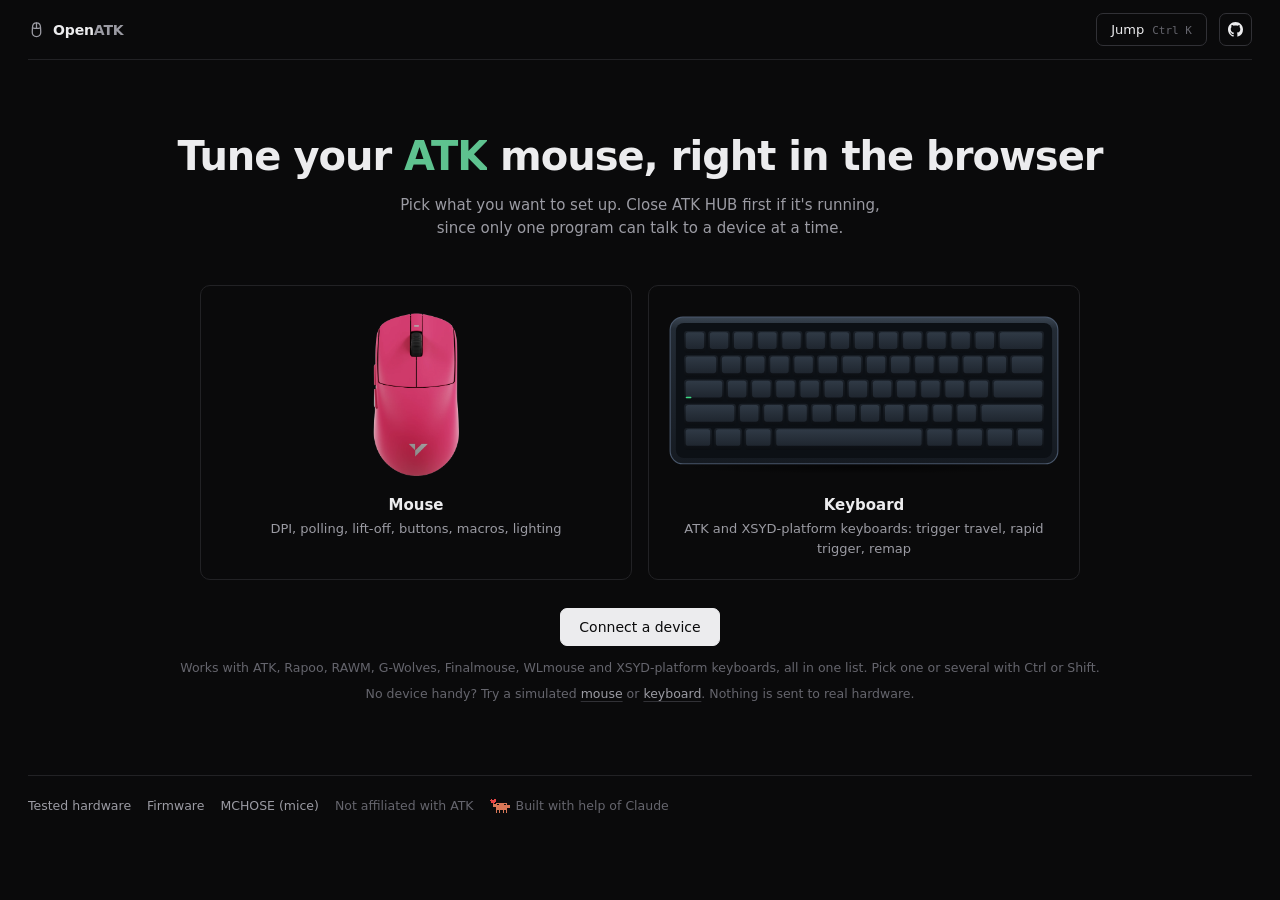
<file: index.html>
<!DOCTYPE html>
<html lang="en">
<head>
<meta charset="utf-8">
<meta http-equiv="Content-Security-Policy" content="default-src 'none'; script-src 'self' 'unsafe-inline'; style-src 'self' 'unsafe-inline' https://fonts.googleapis.com; font-src https://fonts.gstatic.com; connect-src 'none'; frame-src 'self'; base-uri 'none'; form-action 'none'; img-src 'self' data: https://bpcdn.atkgear.com">
<meta name="viewport" content="width=device-width,initial-scale=1">
<script>try{const t=localStorage.getItem('openatk.theme');if(t)document.documentElement.dataset.theme=t.replace(/[^a-z]/g,'').slice(0,12)}catch{}
addEventListener('storage',e=>{if(e.key==='openatk.theme')document.documentElement.dataset.theme=String(e.newValue||'').replace(/[^a-z]/g,'').slice(0,12)});
addEventListener('message',e=>{if(e.source===parent&&e.origin===location.origin&&e.data&&e.data.type==='openatk-theme')document.documentElement.dataset.theme=String(e.data.theme).replace(/[^a-z]/g,'').slice(0,12)});
addEventListener('keydown',e=>{if((e.ctrlKey||e.metaKey)&&e.key==='k'&&parent!==window){e.preventDefault();parent.postMessage({type:'openatk-palette'},location.origin)}});</script>

<title>OpenATK</title>
<link href="https://fonts.googleapis.com/css2?family=Inter:wght@400;500;600;700&family=IBM+Plex+Mono:wght@400;500&family=Space+Grotesk:wght@500;600;700&display=swap" rel="stylesheet">
<link rel="stylesheet" href="ui.css">
<style>
.wrap{max-width:1360px}
.hero{max-width:none}
#homeView{margin-top:72px}
#homeView h2{font-size:40px;letter-spacing:-.025em;margin:0 0 14px}
#homeView>h2+p{font-size:15px;max-width:520px}
.rot{display:inline-grid;vertical-align:bottom;overflow:hidden;color:var(--acc);transition:width .35s var(--ease)}
.rot b{grid-area:1/1;justify-self:start;font-weight:inherit;white-space:nowrap;opacity:0;transform:translateY(45%);transition:opacity .3s,transform .35s var(--ease)}
.rot b.on{opacity:1;transform:none}
.picks{display:grid;grid-template-columns:1fr 1fr;gap:16px;max-width:880px;margin:44px auto 28px}
.pick,.dev{display:flex;flex-direction:column;text-decoration:none;color:var(--ink);border:1px solid var(--line);border-radius:10px;
  transition:border-color .12s,background-color .12s}
.pick:hover,.dev:hover{border-color:var(--line2);background:var(--card)}
.pick{align-items:center;gap:4px;padding:24px 20px 20px}
.pick .img{height:170px;width:100%;display:grid;place-items:center;margin-bottom:12px}
.pick img{max-height:170px;max-width:100%;object-fit:contain}
.pick b{font:600 15px/1.3 var(--sans)}
.pick em{font-style:normal;color:var(--dim);font-size:13px}
.pick .go,.or,.hero .kicker,.demoline .tag{display:none}
.hero .note{margin:12px auto 0;max-width:none;color:var(--dimmer);font-size:12.5px}
.hero .note.warn{color:var(--warn)}
.foot{max-width:none;margin:72px 0 0;padding-top:20px;border-top:1px solid var(--line);display:flex;flex-wrap:wrap;justify-content:space-between;gap:10px 24px}
.foot .brands,.foot .meta{display:flex;flex-wrap:wrap;align-items:center;gap:6px 16px}
.foot a{text-decoration:none}
.foot a:hover{color:var(--ink)}
.foot .made{display:inline-flex;align-items:center;gap:6px}
.foot .made svg{width:20px;height:auto;flex:none;shape-rendering:crispEdges}
.devgrid{display:grid;grid-template-columns:repeat(auto-fit,minmax(320px,1fr));max-width:1160px;margin:40px auto 18px;gap:16px;text-align:left}
.devgrid:has(.dev:only-child){max-width:520px}
.dev{overflow:hidden}
.dev.add{width:max-content;margin:0 auto;flex-direction:row;align-items:center;gap:8px;padding:9px 16px;cursor:pointer;
  font:500 13px var(--sans);color:var(--dim);background:transparent;border:1px dashed var(--line2)}
.dev.add span{font-size:16px;line-height:1}
.dev.add:hover{color:var(--ink)}
.dev .shot{height:240px;display:grid;place-items:center;padding:20px}
.dev .shot img{max-width:100%;max-height:200px;object-fit:contain}
.dev .meta{padding:16px 20px 18px;border-top:1px solid var(--line)}
.dev b{display:block;font:600 16px/1.3 var(--sans);white-space:nowrap;overflow:hidden;text-overflow:ellipsis}
.dev .row{display:flex;align-items:center;gap:10px;margin-top:8px;font-size:13px;color:var(--dim)}
.dev .row .kind,.chip .k{font:500 10px/1 var(--mono);letter-spacing:.1em;text-transform:uppercase;color:var(--dim)}
.dev .row .kind{padding:3px 6px;border-radius:4px;border:1px solid var(--line2)}
.dev .row .batt{display:inline-flex;align-items:center;gap:5px}
.dev .row .go{margin-left:auto;color:var(--ink);font-weight:500}
.hero .demoline{margin:6px auto 0;max-width:none;font-size:12.5px;color:var(--dimmer)}
.demoline a{color:var(--dim)}
header .tabs{display:flex;flex-direction:row;gap:4px;flex:1;min-width:0;overflow-x:auto;scrollbar-width:none;padding:2px;border:0}
header .tabs::-webkit-scrollbar{display:none}
.chip{display:inline-flex;align-items:center;gap:8px;flex:0 0 auto;max-width:260px;padding:7px 10px;border-radius:7px;border:1px solid transparent;
  background:none;color:var(--dim);font:500 13px/1 var(--sans);cursor:pointer;transition:background-color .12s,color .12s}
.chip:hover{color:var(--ink)}
.chip[aria-current=true]{color:var(--ink);background:var(--card2);border-color:var(--line2)}
.chip .n{overflow:hidden;text-overflow:ellipsis;white-space:nowrap}
.chip .b{color:var(--dim);font-size:12px}
.chip .x{margin-left:2px;color:var(--dimmer);padding:0 2px;font-size:15px;line-height:1}
.chip .x:hover{color:var(--bad)}
.chip.demo .k{color:var(--warn)}
#stage iframe{display:block;width:100%;border:0;background:transparent;height:calc(100vh - 62px);min-height:520px}
body.app .wrap{max-width:1236px;padding-bottom:0}
.themes{display:none}
.kbd{font:400 11px/1 var(--mono);color:var(--dimmer);margin-left:8px}
#pal{position:fixed;inset:0;z-index:20;display:grid;place-items:start center;padding-top:14vh;background:rgba(0,0,0,.66)}
#pal .box{width:min(520px,92vw);border-radius:10px;background:var(--card);border:1px solid var(--line2);overflow:hidden}
#pal input{width:100%;border:0;border-radius:0;outline:0;background:transparent;color:var(--ink);font:400 14px/1 var(--sans);padding:14px 16px;border-bottom:1px solid var(--line)}
#pal ul{list-style:none;margin:0;padding:6px;max-height:min(46vh,380px);overflow:auto}
#pal li{display:flex;align-items:center;gap:12px;padding:8px 10px;border-radius:6px;cursor:pointer;font-size:13.5px;color:var(--dim)}
#pal li small{margin-left:auto;color:var(--dimmer);font:400 11px/1 var(--mono);letter-spacing:.08em;text-transform:uppercase}
#pal li[aria-selected=true]{background:var(--card2);color:var(--ink)}
#pal .none{padding:18px;color:var(--dimmer);text-align:center;font-size:13.5px}
@media (max-width:820px){
#homeView{margin-top:36px}
#homeView h2{font-size:23px}
.picks{grid-template-columns:1fr;margin:22px 0 20px}
.pick .img{height:84px}
.pick img{max-height:84px}
.dev .shot{height:140px}
.dev .shot img{max-height:108px}
header #spacer{display:none}
header .tabs{order:1;flex-basis:100%}
.chip{max-width:190px}
body.app #palBtn,body.app header a.icon{display:none}
body.app #addTab{margin-left:auto}
}
</style>
</head>
<body>
<div class="wrap">

<header>
  <a class="brand" href="#" id="home" aria-label="OpenATK home">
    <span class="mark"><svg viewBox="0 0 24 24" width="20" height="20" fill="none" stroke="currentColor" style="color:var(--acc)" stroke-width="1.8" aria-hidden="true"><path d="M12 2.5c3.7 0 5.6 2.6 5.7 6.6l.3 6.4c.2 4.1-2.3 6.5-6 6.5s-6.2-2.4-6-6.5l.3-6.4C6.4 5.1 8.3 2.5 12 2.5Z"/><path d="M12 2.8v6.4M6.5 9.6c3.6 1 7.4 1 11 0" stroke-linecap="round"/></svg></span>
    <b>Open<span>ATK</span></b>
  </a>
  <div class="tabs hidden" id="tabs" role="tablist" aria-label="Devices"></div>
  <div style="flex:1" id="spacer"></div>
  <div class="themes" id="themes" role="group" aria-label="Accent colour"></div>
  <button class="btn ghost" id="palBtn" type="button" aria-label="Search and jump">Jump<span class="kbd">Ctrl K</span></button>
  <button class="btn ghost hidden" id="addTab" type="button">+ Add device</button>
  <a class="btn ghost icon" href="https://github.com/SunnybeeXD/OpenATK"
     target="_blank" rel="noopener noreferrer"
     aria-label="Source on GitHub" title="Source on GitHub"><svg viewBox="0 0 16 16" width="17" height="17" fill="currentColor" aria-hidden="true"><path d="M8 0C3.58 0 0 3.58 0 8c0 3.54 2.29 6.53 5.47 7.59.4.07.55-.17.55-.38 0-.19-.01-.82-.01-1.49-2.01.37-2.53-.49-2.69-.94-.09-.23-.48-.94-.82-1.13-.28-.15-.68-.52-.01-.53.63-.01 1.08.58 1.23.82.72 1.21 1.87.87 2.33.66.07-.52.28-.87.51-1.07-1.78-.2-3.64-.89-3.64-3.95 0-.87.31-1.59.82-2.15-.08-.2-.36-1.02.08-2.12 0 0 .67-.21 2.2.82.64-.18 1.32-.27 2-.27.68 0 1.36.09 2 .27 1.53-1.04 2.2-.82 2.2-.82.44 1.1.16 1.92.08 2.12.51.56.82 1.27.82 2.15 0 3.07-1.87 3.75-3.65 3.95.29.25.54.73.54 1.48 0 1.07-.01 1.93-.01 2.2 0 .21.15.46.55.38A8.012 8.012 0 0 0 16 8c0-4.42-3.58-8-8-8Z"/></svg></a>
</header>

<div class="hero" id="homeView">
  <div class="kicker">WebHID configurator</div>
  <h2>Tune your <span class="rot" id="rot"><b class="on">ATK</b><b>Rapoo</b><b>G-Wolves</b><b>RAWM</b><b>Finalmouse</b><b>WLmouse</b></span> mouse, right in the browser</h2>
  <p>Pick what you want to set up. Close ATK HUB first if it's running, since only one
     program can talk to a device at a time.</p>

  <div class="hidden" id="devSection">
    <div class="devgrid" id="devGrid"></div>
  </div>

  <div id="pickSection">
  <div class="picks">
    <a class="pick" href="#" id="pickMouse" data-kind="mouse">
      <div class="img"><img src="assets/mouse.webp" alt=""></div>
      <b>Mouse</b>
      <em>DPI, polling, lift-off, buttons, macros, lighting</em>
      <span class="go">Open mouse configurator &rarr;</span>
    </a>
    <a class="pick" href="#" id="pickKeyboard" data-kind="keyboard">
      <div class="img"><img src="assets/keyboard.svg" alt=""></div>
      <b>Keyboard</b>
      <em>ATK and XSYD-platform keyboards: trigger travel, rapid trigger, remap</em>
      <span class="go">Open keyboard configurator &rarr;</span>
    </a>
  </div>

  <div id="anyWrap">
    <div class="or">or</div>
    <button class="btn" id="connectAny">Connect a device</button>
    <p class="note">Works with ATK, Rapoo, RAWM, G-Wolves, Finalmouse, WLmouse and XSYD-platform keyboards, all in one list. Pick one or several with Ctrl or Shift.</p>
  </div>
  </div>
  <p class="note warn hidden" id="unsupported"></p>

  <p class="demoline" id="demoLine"><span class="tag">Demo</span>No device handy? Try a simulated
    <a href="#demo=mouse">mouse</a> or <a href="#demo=keyboard">keyboard</a>.
    Nothing is sent to real hardware.</p>
</div>

<div class="hero hidden" id="cfgView">
  <div class="kicker">Shared settings</div>
  <h2 id="cfgTitle">Apply shared settings</h2>
  <p id="cfgText"></p>
  <div class="devgrid" id="cfgDevices"></div>
  <p><a class="btn ghost" href="#" id="cfgAdd">+ Add a device</a> <a class="btn ghost" href="#" id="cfgHome">Cancel</a></p>
</div>

<div id="stage" class="hidden"></div>

<div class="foot" id="foot">
  <div class="meta"><a href="tested.html">Tested hardware</a><a href="firmware/">Firmware</a><a href="mchose/">MCHOSE (mice)</a><span>Not affiliated with ATK</span><span class="made"><svg viewBox="0 0 28 20" aria-hidden="true" focusable="false"><g fill="#d97757"><rect x="8" y="5" width="16" height="1"/><rect x="8" y="6" width="16" height="1"/><rect x="4" y="7" width="6" height="1"/><rect x="12" y="7" width="8" height="1"/><rect x="22" y="7" width="2" height="1"/><rect x="4" y="8" width="6" height="1"/><rect x="12" y="8" width="8" height="1"/><rect x="22" y="8" width="2" height="1"/><rect x="4" y="9" width="24" height="1"/><rect x="4" y="10" width="24" height="1"/><rect x="8" y="11" width="20" height="1"/><rect x="8" y="12" width="16" height="1"/><rect x="8" y="13" width="16" height="1"/><rect x="8" y="14" width="16" height="1"/><rect x="8" y="15" width="16" height="1"/><rect x="8" y="16" width="2" height="1"/><rect x="12" y="16" width="2" height="1"/><rect x="18" y="16" width="2" height="1"/><rect x="22" y="16" width="2" height="1"/><rect x="8" y="17" width="2" height="1"/><rect x="12" y="17" width="2" height="1"/><rect x="18" y="17" width="2" height="1"/><rect x="22" y="17" width="2" height="1"/><rect x="8" y="18" width="2" height="1"/><rect x="12" y="18" width="2" height="1"/><rect x="18" y="18" width="2" height="1"/><rect x="22" y="18" width="2" height="1"/><rect x="8" y="19" width="2" height="1"/><rect x="12" y="19" width="2" height="1"/><rect x="18" y="19" width="2" height="1"/><rect x="22" y="19" width="2" height="1"/></g><g fill="#ea4646"><rect x="1" y="0" width="2" height="1"/><rect x="6" y="0" width="2" height="1"/><rect x="0" y="1" width="4" height="1"/><rect x="5" y="1" width="4" height="1"/><rect x="0" y="2" width="9" height="1"/><rect x="1" y="3" width="7" height="1"/><rect x="2" y="4" width="5" height="1"/><rect x="3" y="5" width="3" height="1"/><rect x="4" y="6" width="1" height="1"/></g><g fill="#0b0d10"><rect x="10" y="7" width="2" height="1"/><rect x="20" y="7" width="2" height="1"/><rect x="10" y="8" width="2" height="1"/><rect x="20" y="8" width="2" height="1"/></g></svg>Built with help of Claude</span></div>
</div>
</div>

<div id="pal" class="hidden" role="dialog" aria-label="Jump to"><div class="box"><input id="palIn" placeholder="Jump to a device, theme or action" autocomplete="off" spellcheck="false" aria-label="Jump to"><ul id="palList" role="listbox"></ul></div></div>
<div id="toast"></div>

<script src="wlmouse/protocol.js"></script>
<script>
const $ = s => document.querySelector(s);
const MICE = [
  { vendorId: 0x373B, usagePage: 0xFF05, usage: 0x01 },
  { vendorId: 0x373B, usagePage: 0xFF04, usage: 0x02 },
  { vendorId: 0x3554, usagePage: 0xFF04, usage: 0x02 },
];
const KEYBOARDS = [{ vendorId: 0x373B, usagePage: 0xFF60, usage: 0x61 }];
const matches = (d, list) => list.some(f => (f.vendorId == null || d.vendorId === f.vendorId) && (f.productId == null || d.productId === f.productId)
  && (f.usagePage == null || d.collections.some(c => c.usagePage === f.usagePage && (f.usage == null || c.usage === f.usage))));
const byVid = (vendorId, pids, extra) => pids.map(productId => ({ vendorId, productId, ...extra }));
const brand = (id, name, filters) => ({ id, name, filters, test: d => matches(d, filters) });
const BRANDS = [
  brand('atk', 'ATK', [...MICE, ...KEYBOARDS]),
  brand('rapoo', 'Rapoo', [{ vendorId: 0x24AE, usagePage: 0xFF00, usage: 0x02 }]),
  brand('rawm', 'RAWM', byVid(0x373E, [0x98, 0x99])),
  brand('gwolves', 'G-Wolves', byVid(0x33E4, [0x5418, 0x4718, 0x5618, 0x4719, 0x5619, 0x5419, 0x3619, 0x2719, 0x5219, 0x4219, 0x3519, 0x3854])),
  brand('fm', 'Finalmouse', [{ vendorId: 0x361D, productId: 0x100 }, ...byVid(0x361D, [0x300, 0x301, 0x310, 0x311], { usagePage: 0xFF00 })]),
  brand('wlmouse', 'WLmouse', WLM.filters),
  brand('xsyd', 'XSYD', [{ usagePage: 0xFFB0, usage: 0x01 }, { usagePage: 0xFF80, usage: 0x01 }]),
];
const ALL_FILTERS = BRANDS.flatMap(b => b.filters);
const KEYS = ['mouse', 'keyboard', ...BRANDS.slice(1).map(b => b.id)];
const kname = k => k === 'mouse' ? 'Mouse' : k === 'keyboard' ? 'Keyboard' : BRANDS.find(b => b.id === k).name;
const fallbackName = k => k === 'keyboard' ? 'ATK keyboard' : k === 'mouse' ? 'ATK mouse' : k === 'xsyd' ? 'XSYD keyboard' : kname(k) + ' mouse';
const STOCK = { keyboard: 'assets/keyboard.svg', rapoo: 'assets/rapoo/vt9-white.png', wlmouse: 'assets/wlmouse/beast-mini.png', fm: 'assets/slx-nightfall.webp', rawm: 'assets/rawm/leviathan-v4-gt.png', gwolves: 'assets/gwolves/hts-plus-pro-white.png', xsyd: 'assets/xsyd/keyboard.svg' };

let toastTimer;
function toast(msg){
  $('#toast').textContent = msg; $('#toast').className = 'show';
  clearTimeout(toastTimer); toastTimer = setTimeout(() => $('#toast').className = '', 2600);
}

const rot = $('#rot'), words = [...rot.children];
let word = 0;
const fitWord = () => { rot.style.width = words[word].offsetWidth + 'px'; };
fitWord();
document.fonts?.ready.then(fitWord);
addEventListener('resize', fitWord);
if (!matchMedia('(prefers-reduced-motion: reduce)').matches) setInterval(() => {
  words[word].classList.remove('on');
  word = (word + 1) % words.length;
  words[word].classList.add('on');
  fitWord();
}, 2200);

const IS_MOBILE = navigator.userAgentData?.mobile === true
  || /Android|iPhone|iPad|iPod|IEMobile|BlackBerry|Opera Mini|webOS|Windows Phone/i.test(navigator.userAgent)
  || (/Macintosh/.test(navigator.userAgent) && navigator.maxTouchPoints > 1);
const HAS_HID = !IS_MOBILE && 'hid' in navigator;

if (IS_MOBILE) $('#demoLine').classList.add('hidden');
if (!HAS_HID){
  $('#anyWrap').classList.add('hidden');
  $('#unsupported').textContent = IS_MOBILE
    ? 'Phones and tablets can’t talk to USB devices from a web page. Open OpenATK on a computer, in Chrome, Edge or Opera.'
    : navigator.brave
      ? 'Brave has WebHID switched off. Turn it on in brave://flags (search for “HID”), or use Chrome, Edge or Opera.'
      : 'This browser can’t talk to USB devices. Open OpenATK in Chrome, Edge or Opera.';
  $('#unsupported').classList.remove('hidden');
}

const devId = d => `${d.vendorId.toString(16)}:${d.productId.toString(16)}`;
const saved = id => { try { return JSON.parse(localStorage.getItem('openatk.dev.' + id) || '{}') || {}; } catch { return {}; } };
const ago = t => {
  const m = Math.round((Date.now() - t) / 60000);
  return m < 1 ? 'just now' : m < 60 ? `${m} min ago` : m < 1440 ? `${Math.round(m / 60)} h ago` : `${Math.round(m / 1440)} d ago`;
};
const el = (tag, cls, text) => { const e = document.createElement(tag); if (cls) e.className = cls; if (text != null) e.textContent = text; return e; };
const safeBatt = info => { const p = Number(info.battery); return Number.isFinite(p) && info.at ? Math.max(0, Math.min(100, Math.round(p))) : null; };
const safeName = (info, fallback) => typeof info.name === 'string' && info.name ? info.name.slice(0, 80) : fallback;

let devices = [];
let loaded = false;
const extra = new Map();
const frames = new Map();

const kindOf = d => {
  const b = BRANDS.find(b => b.test(d));
  return b.id === 'atk' ? (matches(d, KEYBOARDS) ? 'keyboard' : 'mouse') : b.id;
};
const hashFor = (kind, id) => `#d=${encodeURIComponent(id)}&k=${kind}`;

function parseHash(){
  const p = new URLSearchParams(location.hash.slice(1));
  const d = p.get('d'), demo = p.get('demo');
  if (d && /^[0-9a-f]{1,4}:[0-9a-f]{1,4}$/i.test(d)){
    const id = d.toLowerCase();
    const dev = devices.find(x => devId(x) === id);
    const kind = dev ? kindOf(dev) : KEYS.includes(p.get('k')) ? p.get('k') : 'mouse';
    return { key: 'd:' + id, kind, known: !!dev, src: `${kind}/index.html?d=${encodeURIComponent(id)}&embed=1` };
  }
  if (KEYS.includes(demo)) return { key: 'demo:' + demo, kind: demo, src: `${demo}/index.html?demo=1&embed=1`, extra: { label: 'Demo ' + demo, demo: true } };
  return null;
}

function card(d){
  const kind = kindOf(d), kb = kind === 'keyboard';
  const id = devId(d);
  const info = saved(id);
  const a = el('a', 'dev');
  a.href = hashFor(kind, id);
  const shot = el('div', 'shot'), img = el('img');
  const photo = typeof info.img === 'string' && (info.img.startsWith('https://bpcdn.atkgear.com/') || info.img.startsWith('data:image/')) ? info.img : null;
  const stock = STOCK[kind] || 'assets/mouse.webp';
  img.src = photo ?? stock;
  img.alt = '';
  img.onerror = () => { if (img.src.indexOf(stock) === -1) img.src = stock; };
  shot.append(img);
  const meta = el('div', 'meta');
  meta.append(el('b', null, safeName(info, d.productName || fallbackName(kind))));
  const row = el('div', 'row');
  row.append(el('span', 'kind', kname(kind)));
  const pct = safeBatt(info);
  if (!kb && pct !== null){
    const fresh = Date.now() - info.at < 30 * 60000;
    const b = el('span', 'batt', `${pct}%${fresh && info.charging ? ' charging' : ''}`);
    b.title = `Battery when last read, ${ago(info.at)}`;
    b.append(el('span', null, fresh ? `· ${ago(info.at)}` : `· last read ${ago(info.at)}`));
    row.append(b);
  }
  row.append(el('span', 'go', 'Configure →'));
  meta.append(row);
  a.append(shot, meta);
  return a;
}

function chip(key, kind, label, href, opts = {}){
  const b = el('button', 'chip' + (opts.demo ? ' demo' : ''));
  b.type = 'button';
  b.setAttribute('role', 'tab');
  b.dataset.key = key;
  b.append(el('span', 'k', opts.demo ? 'Demo' : kind === 'keyboard' ? 'KB' : kname(kind)), el('span', 'n', label));
  if (opts.batt != null){
    const bb = el('span', 'b', opts.batt + '%');
    if (opts.battAt) bb.title = `Battery when last read, ${ago(opts.battAt)}`;
    b.append(bb);
  }
  b.onclick = () => { location.hash = href; };
  if (opts.close){
    const x = el('span', 'x', '×');
    x.title = 'Close';
    x.onclick = e => { e.stopPropagation(); closeView(key); };
    b.append(x);
  }
  return b;
}

function renderTabs(){
  const cur = parseHash();
  const tabs = $('#tabs');
  const list = [];
  for (const d of devices){
    const id = devId(d), kind = kindOf(d), info = saved(id);
    list.push(chip('d:' + id, kind, safeName(info, d.productName || fallbackName(kind)), hashFor(kind, id), { batt: kind !== 'keyboard' ? safeBatt(info) : null, battAt: info.at }));
  }
  for (const [key, v] of extra){
    if (key.startsWith('d:')) continue;
    list.push(chip(key, v.kind, v.label, `#demo=${v.kind}`, { demo: true, close: true }));
  }
  tabs.replaceChildren(...list);
  for (const c of tabs.children) c.setAttribute('aria-current', String(!!cur && c.dataset.key === cur.key));
  const show = list.length > 0 || !!cur;
  tabs.classList.toggle('hidden', !list.length);
  $('#spacer').classList.toggle('hidden', !!list.length);
  $('#addTab').classList.toggle('hidden', !HAS_HID || !show);
}

function closeView(key){
  const f = frames.get(key);
  if (f){ f.remove(); frames.delete(key); }
  extra.delete(key);
  if (parseHash()?.key === key) location.hash = '';
  else renderTabs();
}


const CFG_MAX = 200000;
async function peekCfg(code){
  const t = code.trim();
  if (t.length > CFG_MAX) throw new Error('too large');
  const m = /^OATK([01])\.([A-Za-z0-9_-]+)$/.exec(t);
  if (!m) throw new Error('bad');
  let u8 = Uint8Array.from(atob(m[2].replace(/-/g, '+').replace(/_/g, '/')), c => c.charCodeAt(0));
  if (m[1] === '1'){
    if (typeof DecompressionStream !== 'function') throw new Error('bad');
    const r = new Blob([u8]).stream().pipeThrough(new DecompressionStream('deflate-raw')).getReader();
    const parts = []; let n = 0;
    for (;;){
      const { done, value } = await r.read();
      if (done) break;
      n += value.length;
      if (n > CFG_MAX * 4){ await r.cancel(); throw new Error('too large'); }
      parts.push(value);
    }
    u8 = new Uint8Array(n); let o = 0;
    for (const c of parts){ u8.set(c, o); o += c.length; }
  }
  const cfg = JSON.parse(new TextDecoder().decode(u8));
  if (!cfg || cfg.app !== 'openatk' || cfg.v !== 1 || (cfg.kind !== 'mouse' && cfg.kind !== 'keyboard')) throw new Error('bad');
  return { kind: cfg.kind, model: typeof cfg.model === 'string' ? cfg.model.slice(0, 80) : '', made: typeof cfg.made === 'string' ? cfg.made.slice(0, 10) : '', code: t };
}

let cfgToken = 0;
let pendingCfg = null;
function sendCfg(key){
  if (!pendingCfg || pendingCfg.key !== key) return;
  const f = frames.get(key);
  if (!f) return;
  const post = () => { f.contentWindow?.postMessage({ type: 'openatk-share', code: pendingCfg.code }, location.origin); pendingCfg = null; };
  if (f.dataset.loaded === '1') post(); else f.addEventListener('load', post, { once: true });
}

async function showCfg(code){
  const my = ++cfgToken;
  document.body.classList.remove('app');
  for (const id of ['#homeView', '#stage', '#foot']) $(id).classList.add('hidden');
  const view = $('#cfgView');
  view.classList.remove('hidden');
  $('#cfgDevices').replaceChildren();
  $('#cfgAdd').classList.add('hidden');
  let info;
  try { info = await peekCfg(code); }
  catch {
    if (my !== cfgToken) return;
    $('#cfgTitle').textContent = 'That link does not work';
    $('#cfgText').textContent = 'The shared settings in it are missing, damaged or from something that is not OpenATK.';
    return;
  }
  if (my !== cfgToken) return;
  const label = info.kind === 'keyboard' ? 'keyboard' : 'mouse';
  $('#cfgTitle').textContent = `Settings for a ${label}`;
  const matching = devices.filter(d => kindOf(d) === info.kind);
  $('#cfgText').textContent = `${info.model ? 'Made on ' + info.model : 'Shared'}${info.made ? ', ' + info.made : ''}. ` +
    (matching.length ? 'Pick the device to preview them on. Nothing is written until you confirm.'
                     : `Connect a ${label} first, then open this link again.`);
  $('#cfgAdd').classList.toggle('hidden', !HAS_HID);
  $('#cfgDevices').replaceChildren(...matching.map(d => {
    const a = card(d);
    a.onclick = e => {
      e.preventDefault();
      pendingCfg = { key: 'd:' + devId(d), code: info.code };
      location.hash = hashFor(info.kind, devId(d));
    };
    return a;
  }));
}

function ensureFrame(key, src, background){
  if (frames.has(key)) return;
  const f = document.createElement('iframe');
  f.src = src;
  f.title = key;
  f.allow = 'hid';
  f.dataset.key = key;
  if (background) f.classList.add('hidden');
  f.addEventListener('load', () => { f.dataset.loaded = '1'; });
  $('#stage').append(f);
  frames.set(key, f);
}

function route(){
  const cfgCode = new URLSearchParams(location.hash.slice(1)).get('cfg');
  if (cfgCode){
    if (!loaded) return;
    showCfg(cfgCode); renderTabs(); return;
  }
  $('#cfgView').classList.add('hidden');
  const r = parseHash();
  if (r && r.key.startsWith('d:') && !r.known){
    if (loaded) location.hash = '';
    return;
  }
  document.body.classList.toggle('app', !!r);
  $('#homeView').classList.toggle('hidden', !!r);
  $('#foot').classList.toggle('hidden', !!r);
  $('#stage').classList.toggle('hidden', !r);
  if (r){
    if (r.extra && !extra.has(r.key)) extra.set(r.key, { kind: r.kind, ...r.extra });
    ensureFrame(r.key, r.src);
    sendCfg(r.key);
    for (const [k, f] of frames) f.classList.toggle('hidden', k !== r.key);
  }
  renderTabs();
}

async function addDevices(){
  try { await navigator.hid.requestDevice({ filters: ALL_FILTERS }); }
  catch (e) { toast(e.message); return; }
  await renderDevices();
}

async function pick(kind){
  if (!HAS_HID){ toast($('#unsupported').textContent || 'This browser can\u2019t talk to USB devices.'); return; }
  const xsyd = BRANDS.find(b => b.id === 'xsyd').filters;
  const filters = kind === 'keyboard' ? [...KEYBOARDS, ...xsyd] : MICE;
  let got;
  try { got = await navigator.hid.requestDevice({ filters }); }
  catch (e) { toast(e.message); return; }
  await renderDevices();
  const d = got.find(x => matches(x, filters));
  if (d) location.hash = hashFor(kindOf(d), devId(d));
}

function addTile(){
  const b = el('button', 'dev add');
  b.type = 'button';
  b.append(el('span', null, '+'), document.createTextNode('Add a device'));
  b.onclick = addDevices;
  return b;
}
function drawDevices(){ $('#devGrid').replaceChildren(...devices.map(card)); $('#devSection').replaceChildren($('#devGrid'), addTile()); }

async function renderDevices(){
  if (!HAS_HID){ loaded = true; route(); return; }
  let list = [];
  try { list = (await navigator.hid.getDevices()).filter(d => matches(d, ALL_FILTERS)); } catch {}
  const seen = new Set();
  list = list.filter(d => !seen.has(devId(d)) && seen.add(devId(d)));
  list.sort((a, b) => Number(kindOf(a) === 'keyboard') - Number(kindOf(b) === 'keyboard'));
  devices = list;
  loaded = true;
  const live = new Set(list.map(d => 'd:' + devId(d)));
  for (const [k, f] of [...frames]) if (k.startsWith('d:') && !live.has(k)){ f.remove(); frames.delete(k); }
  for (const d of list) if (kindOf(d) !== 'keyboard') ensureFrame('d:' + devId(d), `${kindOf(d)}/index.html?d=${encodeURIComponent(devId(d))}&embed=1`, true);
  drawDevices();
  $('#devSection').classList.toggle('hidden', !list.length);
  $('#pickSection').classList.toggle('hidden', !!list.length);
  route();
}

for (const a of document.querySelectorAll('.pick')) a.onclick = e => { e.preventDefault(); pick(a.dataset.kind); };
$('#connectAny').onclick = addDevices;
$('#addTab').onclick = addDevices;
$('#cfgAdd').onclick = e => { e.preventDefault(); addDevices(); };
$('#cfgHome').onclick = e => { e.preventDefault(); location.hash = ''; };
$('#home').addEventListener('click', e => { e.preventDefault(); if (location.hash) location.hash = ''; else route(); });
window.addEventListener('hashchange', route);
window.addEventListener('storage', () => { if (!parseHash()) drawDevices(); renderTabs(); });
setInterval(() => { if (!parseHash()) drawDevices(); renderTabs(); }, 30000);
navigator.hid?.addEventListener('connect', renderDevices);
navigator.hid?.addEventListener('disconnect', renderDevices);

const THEMES = [['green', '#5ec28f'], ['cyan', '#5ab4d0'], ['violet', '#9c8fe6'], ['orange', '#dc9a5c'], ['pink', '#dc86b0']];
const themeName = () => document.documentElement.dataset.theme || 'green';
function setTheme(name){
  if (!THEMES.some(t => t[0] === name)) name = 'green';
  document.documentElement.dataset.theme = name === 'green' ? '' : name;
  try { localStorage.setItem('openatk.theme', name === 'green' ? '' : name); } catch {}
  for (const f of frames.values()) f.contentWindow?.postMessage({ type: 'openatk-theme', theme: name === 'green' ? '' : name }, location.origin);
  for (const b of $('#themes').children) b.setAttribute('aria-pressed', String(b.dataset.theme === name));
}
for (const [name, color] of THEMES){
  const b = el('button');
  b.type = 'button'; b.dataset.theme = name; b.title = name[0].toUpperCase() + name.slice(1);
  b.setAttribute('aria-label', 'Accent ' + name);
  b.style.setProperty('--c', color);
  b.onclick = () => setTheme(name);
  $('#themes').append(b);
}
for (const b of $('#themes').children) b.setAttribute('aria-pressed', String(b.dataset.theme === themeName()));

let palItems = [], palSel = 0;
function paletteCommands(){
  const list = [];
  list.push({ label: 'Start page', tag: 'Go', run: () => { location.hash = ''; } });
  for (const d of devices){
    const id = devId(d), kind = kindOf(d);
    list.push({ label: safeName(saved(id), d.productName || fallbackName(kind)), tag: kname(kind), run: () => { location.hash = hashFor(kind, id); } });
  }
  if (HAS_HID) list.push({ label: 'Add a device', tag: 'Action', run: addDevices });
  if (!IS_MOBILE){
    list.push({ label: 'Try the demo mouse', tag: 'Demo', run: () => { location.hash = '#demo=mouse'; } });
    list.push({ label: 'Try the demo keyboard', tag: 'Demo', run: () => { location.hash = '#demo=keyboard'; } });
    for (const b of BRANDS.slice(1)) list.push({ label: `Try the ${b.name} demo`, tag: 'Demo', run: () => { location.hash = '#demo=' + b.id; } });
  }
  for (const [name] of THEMES) list.push({ label: `Accent: ${name}`, tag: 'Theme', run: () => setTheme(name) });
  return list;
}
function drawPalette(){
  const q = $('#palIn').value.trim().toLowerCase().split(/\s+/).filter(Boolean);
  palItems = paletteCommands().filter(c => q.every(w => (c.label + ' ' + c.tag).toLowerCase().includes(w)));
  palSel = Math.min(palSel, Math.max(0, palItems.length - 1));
  const ul = $('#palList');
  if (!palItems.length){ const n = el('div', 'none', 'Nothing matches'); ul.replaceChildren(n); return; }
  ul.replaceChildren(...palItems.map((c, i) => {
    const li = el('li');
    li.setAttribute('role', 'option');
    li.setAttribute('aria-selected', String(i === palSel));
    li.append(el('span', null, c.label), el('small', null, c.tag));
    li.onmousemove = () => { if (palSel !== i){ palSel = i; drawPalette(); } };
    li.onclick = () => runPalette(i);
    return li;
  }));
  ul.children[palSel]?.scrollIntoView({ block: 'nearest' });
}
function openPalette(){
  $('#pal').classList.remove('hidden');
  $('#palIn').value = '';
  palSel = 0;
  drawPalette();
  $('#palIn').focus();
}
function closePalette(){ $('#pal').classList.add('hidden'); }
function runPalette(i){
  const c = palItems[i];
  closePalette();
  if (c) c.run();
}
$('#palBtn').onclick = openPalette;
$('#palIn').oninput = () => { palSel = 0; drawPalette(); };
$('#pal').onclick = e => { if (e.target === $('#pal')) closePalette(); };
$('#palIn').onkeydown = e => {
  if (e.key === 'ArrowDown'){ e.preventDefault(); palSel = (palSel + 1) % Math.max(1, palItems.length); drawPalette(); }
  else if (e.key === 'ArrowUp'){ e.preventDefault(); palSel = (palSel - 1 + palItems.length) % Math.max(1, palItems.length); drawPalette(); }
  else if (e.key === 'Enter'){ e.preventDefault(); runPalette(palSel); }
  else if (e.key === 'Escape'){ e.preventDefault(); closePalette(); }
};
window.addEventListener('keydown', e => {
  if ((e.ctrlKey || e.metaKey) && e.key.toLowerCase() === 'k'){ e.preventDefault(); $('#pal').classList.contains('hidden') ? openPalette() : closePalette(); }
});
window.addEventListener('message', e => {
  if (e.origin === location.origin && e.data && e.data.type === 'openatk-palette' && [...frames.values()].some(f => f.contentWindow === e.source)) openPalette();
});
renderDevices();
</script>
</body>
</html>
</file>
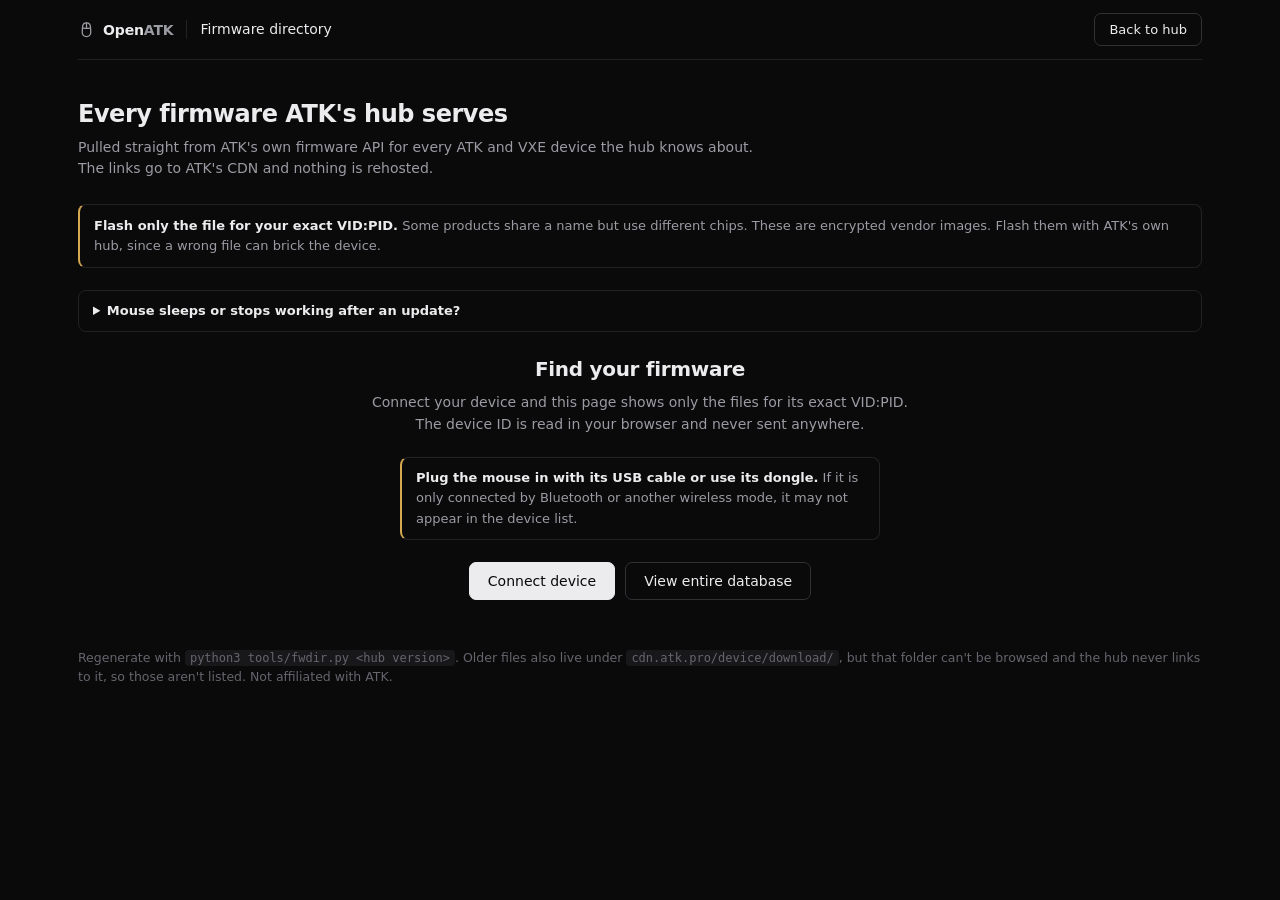
<file: firmware/index.html>
<!DOCTYPE html>
<html lang="en">
<head>
<meta charset="utf-8">
<meta http-equiv="Content-Security-Policy" content="default-src 'none'; script-src 'unsafe-inline'; style-src 'self' 'unsafe-inline' https://fonts.googleapis.com; font-src https://fonts.gstatic.com; connect-src 'none'; base-uri 'none'; form-action 'none'; img-src 'self' data: https://bpcdn.atkgear.com">
<meta name="viewport" content="width=device-width,initial-scale=1">
<script>try{const t=localStorage.getItem('openatk.theme');if(t)document.documentElement.dataset.theme=t.replace(/[^a-z]/g,'').slice(0,12)}catch{}
addEventListener('storage',e=>{if(e.key==='openatk.theme')document.documentElement.dataset.theme=String(e.newValue||'').replace(/[^a-z]/g,'').slice(0,12)});
addEventListener('message',e=>{if(e.source===parent&&e.origin===location.origin&&e.data&&e.data.type==='openatk-theme')document.documentElement.dataset.theme=String(e.data.theme).replace(/[^a-z]/g,'').slice(0,12)});
addEventListener('keydown',e=>{if((e.ctrlKey||e.metaKey)&&e.key==='k'&&parent!==window){e.preventDefault();parent.postMessage({type:'openatk-palette'},location.origin)}});</script>

<title>ATK Firmware</title>
<link href="https://fonts.googleapis.com/css2?family=Inter:wght@400;500;600;700&family=IBM+Plex+Mono:wght@400;500&family=Space+Grotesk:wght@500;600;700&display=swap" rel="stylesheet">
<link rel="stylesheet" href="../ui.css">
<style>
.intro{margin:40px 0 24px;max-width:680px}
.intro h2{margin:12px 0 8px;font:600 24px/1.2 var(--sans);letter-spacing:-.02em}
.intro p{margin:0;color:var(--dim)}
.warn{margin:0 0 22px;border-left:2px solid var(--warn)}
.warn b{color:var(--ink);font-weight:600}
.fix{margin:0 0 22px;border:1px solid var(--line);border-radius:var(--r);font-size:13px;line-height:1.5}
.fix summary{padding:10px 14px;cursor:pointer;font-weight:600;color:var(--ink)}
.fix[open] summary{border-bottom:1px solid var(--line)}
.fix>*:not(summary){margin:0;padding:10px 14px 0;color:var(--dim)}
.fix>*:last-child{padding-bottom:14px}
.fix h3{font-size:13px;font-weight:600;color:var(--ink);padding-top:14px}
.fix ol,.fix ul{padding-left:34px}
.tools{display:flex;flex-wrap:wrap;gap:10px;align-items:center;margin:0 0 18px}
.search{flex:1 1 280px;display:flex;align-items:center;gap:10px;padding:0 12px;height:36px;border-radius:7px;border:1px solid var(--line2)}
.search:focus-within{border-color:var(--dim)}
.search svg{color:var(--dimmer);flex:none;width:15px;height:15px}
.search input{flex:1;min-width:0;background:none;border:0;outline:none;color:var(--ink);font:inherit;padding:0}
.search input::placeholder{color:var(--dimmer)}
.chips{display:flex;gap:4px;flex-wrap:wrap}
.chip{font:500 13px/1 var(--sans);padding:8px 12px;border-radius:7px;border:1px solid transparent;cursor:pointer;color:var(--dim);background:none}
.chip:hover{color:var(--ink)}
.chip[aria-pressed=true]{color:var(--ink);background:var(--card2);border-color:var(--line2)}
.chip span{opacity:.7;margin-left:4px;font-family:var(--mono);font-size:11.5px}
.count{margin-left:auto;color:var(--dimmer);font:400 12.5px/1 var(--mono)}
.detect{margin:-6px 0 18px}
.detect b{color:var(--ink)}
.detect code{color:var(--acc)}
.detect.bad{border-color:#4d2c2a}
.detect button{margin-left:8px;background:none;border:0;color:var(--dim);text-decoration:underline;cursor:pointer;font:inherit;padding:0}
.grid{display:grid;grid-template-columns:repeat(auto-fill,minmax(340px,1fr));gap:12px}
.card{border:1px solid var(--line);border-radius:10px;padding:16px;display:flex;flex-direction:column;gap:12px;min-width:0}
.card h3{margin:0;font:600 14px/1.3 var(--sans);overflow-wrap:anywhere}
.meta{display:flex;flex-wrap:wrap;gap:6px}
.pill{font:400 11.5px/1 var(--mono);padding:5px 7px;border-radius:5px;color:var(--dim);border:1px solid var(--line)}
.pill.acc{color:var(--ink);border-color:var(--line2)}
.vers{display:flex;flex-direction:column;border-top:1px solid var(--line)}
.ver{display:grid;grid-template-columns:auto 1fr auto;gap:4px 12px;align-items:center;padding:10px 0}
.ver+.ver{border-top:1px solid var(--line)}
.ver .v{font:500 13px/1 var(--mono)}
.ver .tag{font:500 10px/1 var(--mono);letter-spacing:.08em;text-transform:uppercase;color:var(--acc);justify-self:start}
.ver .dt{font:400 11.5px/1 var(--mono);color:var(--ink);opacity:.7;margin-right:8px}
.ver .acts{display:flex;gap:6px;grid-row:span 2}
.ver .note{grid-column:1/3;margin:0;color:var(--dim);font-size:12.5px;line-height:1.45;display:-webkit-box;-webkit-line-clamp:2;
  -webkit-box-orient:vertical;overflow:hidden;cursor:pointer;overflow-wrap:anywhere}
.ver .note.open{-webkit-line-clamp:unset;white-space:pre-line}
.ver .note:empty{display:none}
.act{font:500 12.5px/1 var(--sans);padding:7px 10px;border-radius:6px;border:1px solid var(--line2);cursor:pointer;text-decoration:none;
  color:var(--ink);background:none;white-space:nowrap}
.act:hover{background:var(--card2)}
.act.dl{background:var(--ink);border-color:var(--ink);color:#0a0a0b}
.act.dl:hover{background:#fff}
.empty{padding:60px 20px;text-align:center;color:var(--dimmer)}
.foot{margin-top:34px}
.gate{max-width:560px;margin:24px auto 48px;text-align:center}
.gate h2{margin:0 0 10px;font:600 20px/1.3 var(--sans);letter-spacing:-.015em}
.gate p{margin:0 auto 22px;color:var(--dim)}
.gate .hint{max-width:480px;padding:10px 14px;border:1px solid var(--line);border-left:2px solid var(--warn);border-radius:var(--r);font-size:13px;text-align:left}
.gate .hint b{color:var(--ink);font-weight:600}
.gate .actions{display:flex;flex-wrap:wrap;justify-content:center;gap:10px}
.gate .btn{padding:11px 18px;font-size:14px}
.gate .gatenote{margin:18px auto 0;font-size:13px;color:var(--warn)}
.gate .gatenote:empty{display:none}
#browse.device .tools{display:none}
#browse.device .detect{margin-top:0}
.detect .acts{display:flex;flex-wrap:wrap;gap:8px;margin-top:12px}
.detect .acts button{margin:0;padding:8px 12px;border:1px solid var(--line2);border-radius:6px;background:none;color:var(--ink);font:500 12.5px/1 var(--sans);text-decoration:none}
.detect .acts button:hover{background:var(--card2)}
@media (max-width:820px){
.grid{grid-template-columns:minmax(0,1fr)}
.count{margin-left:0;width:100%}
}
</style>
</head>
<body>
<div class="wrap">

<header>
  <a class="brand" href="../" aria-label="OpenATK home">
    <span class="mark"><svg viewBox="0 0 24 24" width="20" height="20" fill="none" stroke="currentColor" style="color:var(--acc)" stroke-width="1.8" aria-hidden="true"><path d="M12 2.5c3.7 0 5.6 2.6 5.7 6.6l.3 6.4c.2 4.1-2.3 6.5-6 6.5s-6.2-2.4-6-6.5l.3-6.4C6.4 5.1 8.3 2.5 12 2.5Z"/><path d="M12 2.8v6.4M6.5 9.6c3.6 1 7.4 1 11 0" stroke-linecap="round"/></svg></span>
    <b>Open<span>ATK</span></b>
  </a>
  <div class="devhead">
    <h1>Firmware directory</h1>
  </div>
  <a class="btn ghost" href="../">Back to hub</a>
</header>

<section class="intro">
  <h2>Every firmware ATK's hub serves</h2>
  <p>Pulled straight from ATK's own firmware API for every ATK and VXE device the hub knows about. The links go to ATK's CDN and nothing is rehosted.</p>
</section>

<p class="warn"><b>Flash only the file for your exact VID:PID.</b> Some products share a name but use different chips. These are encrypted vendor images. Flash them with ATK's own hub, since a wrong file can brick the device.</p>
<details class="fix">
  <summary>Mouse sleeps or stops working after an update?</summary>
  <p>This is caused by a firmware version mismatch between the mouse and the receiver.</p>
  <h3>Recovery</h3>
  <ol>
    <li>Unplug the receiver.</li>
    <li>Connect the mouse to the computer with a USB cable.</li>
    <li>Re-flash the mouse firmware to restore it.</li>
  </ol>
  <h3>Correct update order (to prevent it)</h3>
  <ol>
    <li>Update the receiver firmware first. The update applies to the receiver while it is plugged in.</li>
    <li>Then update the mouse firmware. The update applies to the mouse while it is connected with a cable.</li>
  </ol>
  <h3>Key rules</h3>
  <ul>
    <li>Mouse and receiver firmware are independent and must be flashed separately.</li>
    <li>On a major version upgrade, update both so they stay in sync. Otherwise the receiver becomes unusable.</li>
    <li>If you only have one data cable, flashing the mouse first leaves you unable to use the mouse to update the receiver afterwards.</li>
  </ul>
</details>


<section class="gate" id="gate">
  <h2>Find your firmware</h2>
  <p>Connect your device and this page shows only the files for its exact VID:PID. The device ID is read in your browser and never sent anywhere.</p>
  <p class="hint"><b>Plug the mouse in with its USB cable or use its dongle.</b> If it is only connected by Bluetooth or another wireless mode, it may not appear in the device list.</p>
  <div class="actions"><button class="btn" id="connect" type="button">Connect device</button><button class="btn ghost" id="showAll" type="button">View entire database</button></div>
  <p class="gatenote" id="gateNote" role="status"></p>
</section>

<div id="browse" hidden>
<div class="tools">
  <label class="search"><svg viewBox="0 0 24 24" width="18" height="18" fill="none" stroke="currentColor" stroke-width="2" stroke-linecap="round" aria-hidden="true"><circle cx="11" cy="11" r="7"/><path d="m20 20-3.5-3.5"/></svg><input id="q" type="search" placeholder="Search name, VID:PID, version" aria-label="Search firmware" autocomplete="off"></label>
  <div class="chips" id="chips" role="group" aria-label="Brand"></div>
  <button class="btn ghost" id="detect" type="button">Check my device</button>
  <div class="count" id="count" aria-live="polite"></div>
</div>
<div class="detect" id="detectOut" role="status" hidden></div>

<div class="grid" id="grid"></div>
</div>

<p class="foot">Regenerate with <code>python3 tools/fwdir.py &lt;hub version&gt;</code>. Older files also live under <code>cdn.atk.pro/device/download/</code>, but that folder can't be browsed and the hub never links to it, so those aren't listed. Not affiliated with ATK.</p>

</div>
<script id="fw" type="application/json">{"hub": "3.2.34", "rows": [{"name": "ATK 8K Nano Dongle", "vid": "373b", "pid": "1178", "mark": "dongle", "version": "1.05", "file": "https://bpcdn.atkgear.com/hub-cloud/file/6d37c5a793b597dd5ed7aeb981f3dd7c.bin", "notes": "Fixed known issues", "date": "2026-05-14"}, {"name": "ATK A9 2.0 NK", "vid": "373b", "pid": "1223", "mark": "a9", "version": "1.0.11", "file": "https://bpcdn.atkgear.com/hub-cloud/file/f02eb9a50400c7c348dc03ebdc33a70c.bin", "notes": "Factory firmware", "date": "2026-03-16"}, {"name": "ATK A9 3.0 NK", "vid": "373b", "pid": "1305", "mark": "a9", "version": "1.0.20", "file": "https://bpcdn.atkgear.com/hub-cloud/file/4e09f88d09da1732068cfc5bc075131e.bin", "notes": "Initial Firmware", "date": "2026-08-06"}, {"name": "ATK A9 3.0 NK", "vid": "373b", "pid": "134e", "mark": "a9", "version": "1.0.21", "file": "https://bpcdn.atkgear.com/hub-cloud/file/b7e03161109fbc6930badf37ad80b1d4.bin", "notes": "Initial Firmware", "date": "2026-10-14"}, {"name": "ATK A9 Air", "vid": "373b", "pid": "120a", "mark": "a9", "version": "3.03", "file": "https://bpcdn.atkgear.com/hub-cloud/file/faee293f0867e6547bc4eec74ca710ae.bin", "notes": "1. Fixed keys not being released during macro recording", "date": "2026-04-15"}, {"name": "ATK A9 Air", "vid": "373b", "pid": "120a", "mark": "a9", "version": "3.00", "file": "https://bpcdn.atkgear.com/hub-cloud/file/e464d49c59ca0cb1a3d35c83cc2dab8d.bin", "notes": "Note: because the device's low-level firmware was optimized, the matching receiver firmware must also be updated to V3.00 or later.", "date": "2025-12-12"}, {"name": "ATK A9 Air", "vid": "373b", "pid": "1343", "mark": "a9", "version": "1.1.6", "file": "https://bpcdn.atkgear.com/hub-cloud/file/c074eb55357c8bae27912f91cbe3b2f7.bin", "notes": "Initial Firmware", "date": "2026-11-10"}, {"name": "ATK A9 Air +", "vid": "373b", "pid": "1288", "mark": "a9", "version": "1.1.6", "file": "https://bpcdn.atkgear.com/hub-cloud/file/ec4f9b691d2e2406c04ad4f837a87990.bin", "notes": "Initial Firmware", "date": "2026-11-10"}, {"name": "ATK A9 Air +", "vid": "373b", "pid": "1293", "mark": "a9", "version": "5.20", "file": "https://bpcdn.atkgear.com/hub-cloud/file/6bd0c61f52f98a09ce32c2fe7f323b14.bin", "notes": "Routine update", "date": "2026-07-02"}, {"name": "ATK A9 Air +", "vid": "373b", "pid": "1293", "mark": "a9", "version": "5.10", "file": "https://bpcdn.atkgear.com/hub-cloud/file/8b24be4417f4a713a25568e68656b2a1.bin", "notes": "Factory firmware", "date": "2026-05-21"}, {"name": "ATK A9 Mini", "vid": "373b", "pid": "125a", "mark": "a9", "version": "5.10", "file": "https://bpcdn.atkgear.com/hub-cloud/file/932b54b8eeba14698cb49850f0e4f3c6.bin", "notes": "Factory firmware", "date": "2026-05-27"}, {"name": "ATK A9 Mini", "vid": "373b", "pid": "1268", "mark": "a9", "version": "1.1.6", "file": "https://bpcdn.atkgear.com/hub-cloud/file/7e30127670fd63b0521316d41f2bd5d9.bin", "notes": "Initial Firmware", "date": "2026-11-10"}, {"name": "ATK A9 Mini +", "vid": "373b", "pid": "1251", "mark": "a9", "version": "1.1.6", "file": "https://bpcdn.atkgear.com/hub-cloud/file/80541e0c0aa410a0d52a2e435e5264bf.bin", "notes": "Initial firmware", "date": "2026-11-13"}, {"name": "ATK A9 Mini +", "vid": "373b", "pid": "128e", "mark": "a9", "version": "5.20", "file": "https://bpcdn.atkgear.com/hub-cloud/file/6c7b50126c4ce426408aed5e5f7eba07.bin", "notes": "Routine update", "date": "2026-07-02"}, {"name": "ATK A9 Mini +", "vid": "373b", "pid": "128e", "mark": "a9", "version": "5.10", "file": "https://bpcdn.atkgear.com/hub-cloud/file/348f64449ba9c3f9a89054f04ed96353.bin", "notes": "Factory firmware", "date": "2026-05-21"}, {"name": "ATK A9 NB ULTRA", "vid": "373b", "pid": "11f3", "mark": "a9", "version": "2.10", "file": "https://bpcdn.atkgear.com/hub-cloud/file/7ae2fa7339715de3cae78f01e854be1a.bin", "notes": "Routine update", "date": "2026-03-10"}, {"name": "ATK A9 NB ULTRA", "vid": "373b", "pid": "11f3", "mark": "a9", "version": "2.09", "file": "https://bpcdn.atkgear.com/hub-cloud/file/8ba18da1b8e242c1cbe7b74c022d8d64.bin", "notes": "Routine update", "date": "2026-01-22"}, {"name": "ATK A9 NB ULTRA", "vid": "373b", "pid": "11f3", "mark": "a9", "version": "2.08", "file": "https://bpcdn.atkgear.com/hub-cloud/file/ff8d50b7456488e332bc690697578fbc.bin", "notes": "1. Routine update", "date": "2026-01-20"}, {"name": "ATK A9 NB ULTRA", "vid": "373b", "pid": "11f3", "mark": "a9", "version": "2.07", "file": "https://bpcdn.atkgear.com/hub-cloud/file/645623127409787b0a97d939815d1536.bin", "notes": "1. Default firmware", "date": "2025-12-31"}, {"name": "ATK A9 NK", "vid": "373b", "pid": "1116", "mark": "a9", "version": "1.25", "file": "https://bpcdn.atkgear.com/hub-cloud/file/3c6e0128e537398048a706b9b43b9c65.bin", "notes": "1. Fixed the receiver sometimes needing to be replugged after restarting the PC", "date": "2026-02-05"}, {"name": "ATK A9 NK", "vid": "373b", "pid": "1116", "mark": "a9", "version": "1.20", "file": "https://bpcdn.atkgear.com/hub-cloud/file/ca7f6f600b0d638ca64ce24325a806d8.bin", "notes": "June update #1:\n\n1. Fixed occasional missed clicks after the mouse wakes from sleep\n2. Fixed low polling rate after the mouse wakes from sleep", "date": "2025-06-06"}, {"name": "ATK A9 NK", "vid": "373b", "pid": "1116", "mark": "a9", "version": "1.15", "file": "https://bpcdn.atkgear.com/hub-cloud/file/e0f34399a0668494a43bd4e00f7310c5.bin", "notes": "April update #3:\n\n1. Fixed known issues", "date": "2025-04-27"}, {"name": "ATK A9 NK", "vid": "373b", "pid": "1116", "mark": "a9", "version": "1.08", "file": "https://bpcdn.atkgear.com/hub-cloud/file/ed3b938157accf96a4f4b28b04443d53.bin", "notes": "April update #1:\n1. Factory firmware", "date": "2025-04-01"}, {"name": "ATK A9 Plus 3.0 NK", "vid": "373b", "pid": "1337", "mark": "a9", "version": "1.0.20", "file": "https://bpcdn.atkgear.com/hub-cloud/file/bb07dd1647bb78315db6bf9deeb04555.bin", "notes": "Initial Firmware", "date": "2026-09-02"}, {"name": "ATK A9 Plus NK", "vid": "373b", "pid": "1115", "mark": "a9", "version": "1.30", "file": "https://bpcdn.atkgear.com/hub-cloud/file/0dc84a90ab04b1ccf7b8188348f2de8c.bin", "notes": "Fixed known issues", "date": "2026-04-22"}, {"name": "ATK A9 Plus NK", "vid": "373b", "pid": "1115", "mark": "a9", "version": "1.27", "file": "https://bpcdn.atkgear.com/hub-cloud/file/30d799044167b52517bd6bbed7d26a59.bin", "notes": "Fixed the receiver sometimes not being recognized", "date": "2026-04-03"}, {"name": "ATK A9 Plus NK", "vid": "373b", "pid": "1115", "mark": "a9", "version": "1.26", "file": "https://bpcdn.atkgear.com/hub-cloud/file/af9beb116b4acd764e9bba1c460b6ad1.bin", "notes": "1. Improved mouse macros", "date": "2026-02-27"}, {"name": "ATK A9 Plus NK", "vid": "373b", "pid": "1115", "mark": "a9", "version": "1.25", "file": "https://bpcdn.atkgear.com/hub-cloud/file/0287c93c4fe91855c8b6e3ef1efa845a.bin", "notes": "1. Fixed the receiver sometimes needing to be replugged after restarting the PC", "date": "2026-01-27"}, {"name": "ATK A9 Plus NK", "vid": "373b", "pid": "1115", "mark": "a9", "version": "1.20", "file": "https://bpcdn.atkgear.com/hub-cloud/file/662eaca0ef4f179e538941fac37268ce.bin", "notes": "June update #1:\n\n1. Fixed occasional missed clicks after the mouse wakes from sleep\n2. Fixed low polling rate after the mouse wakes from sleep", "date": "2025-06-06"}, {"name": "ATK A9 Plus NK", "vid": "373b", "pid": "1115", "mark": "a9", "version": "1.15", "file": "https://bpcdn.atkgear.com/hub-cloud/file/3ebc0808407230da36aa483f3f7a96ca.bin", "notes": "April update #3:\n\n1. Fixed known issues", "date": "2025-04-27"}, {"name": "ATK A9 Plus NK", "vid": "373b", "pid": "1115", "mark": "a9", "version": "1.08", "file": "https://bpcdn.atkgear.com/hub-cloud/file/f7b7c03709a30df938c0d24ff28b54b9.bin", "notes": "April update #1:\n1. Factory firmware", "date": "2025-04-01"}, {"name": "ATK A9 Plus NK", "vid": "373b", "pid": "1224", "mark": "a9", "version": "1.0.12", "file": "https://bpcdn.atkgear.com/hub-cloud/file/571e307aca3dd97a9bf94782111fd285.bin", "notes": "Factory firmware", "date": "2026-03-16"}, {"name": "ATK A9 Plus NK", "vid": "373b", "pid": "1300", "mark": "a9", "version": "1.0.17", "file": "https://bpcdn.atkgear.com/hub-cloud/file/5dc561261b643d1df403374345311d71.bin", "notes": "Initial Firmware", "date": "2026-08-04"}, {"name": "ATK A9 Pro", "vid": "373b", "pid": "112d", "mark": "a9", "version": "1.24", "file": "https://bpcdn.atkgear.com/hub-cloud/file/27f49b091753cfdb07347324e46ae8ae.zip", "notes": "1. Supports switching to a specific onboard profile", "date": "2026-01-29"}, {"name": "ATK A9 Pro", "vid": "373b", "pid": "112d", "mark": "a9", "version": "1.23", "file": "https://bpcdn.atkgear.com/hub-cloud/file/df6506b0c40c2c9245e6afd9dead23a0.zip", "notes": "1. Fixed onboard profile switching not working\n2. Fixed DPI changes not applying after adding a DPI stage on the 8K receiver", "date": "2025-12-05"}, {"name": "ATK A9 Pro Max", "vid": "373b", "pid": "1117", "mark": "a9", "version": "2.01", "file": "https://bpcdn.atkgear.com/hub-cloud/file/169a4a3d348ba75aae53bc462708a7ce.bin", "notes": "September update #1:\n\n1. Fixed known issues", "date": "2025-09-03"}, {"name": "ATK A9 Pro Max 2.0 NK", "vid": "373b", "pid": "11db", "mark": "a9", "version": "1.0.12", "file": "https://bpcdn.atkgear.com/hub-cloud/file/c74c0a5b2a035d8a7cd12a5ce4e6468c.bin", "notes": "Fixed the light occasionally flashing yellow after a full charge", "date": "2026-03-16"}, {"name": "ATK A9 Pro Max 2.0 NK", "vid": "373b", "pid": "1264", "mark": "a9", "version": "1.0.13", "file": "https://bpcdn.atkgear.com/hub-cloud/file/2c7c36031a77fb745700db69668e2d98.bin", "notes": "Fixed known issues", "date": "2026-05-08"}, {"name": "ATK A9 Pro Max 2.0 NK", "vid": "373b", "pid": "1301", "mark": "a9", "version": "1.0.17", "file": "https://bpcdn.atkgear.com/hub-cloud/file/aac290b4b864e1fe7c62dde15a47b6d4.bin", "notes": "Initial firmware", "date": "2026-07-17"}, {"name": "ATK A9 Pro Max 3.0 NK", "vid": "373b", "pid": "1338", "mark": "a9", "version": "1.0.20", "file": "https://bpcdn.atkgear.com/hub-cloud/file/cdc99e6cd3e3fc78ed89304d8e6c125e.bin", "notes": "Initial Firmware", "date": "2026-09-02"}, {"name": "ATK A9 SE 3.0 NK", "vid": "373b", "pid": "130f", "mark": "a9", "version": "1.0.20", "file": "https://bpcdn.atkgear.com/hub-cloud/file/84ec1e5728649b4866615588cb3441f3.bin", "notes": "Initial Firmware", "date": "2026-08-06"}, {"name": "ATK A9 SE 3.0 NK", "vid": "373b", "pid": "134d", "mark": "a9", "version": "1.1.0", "file": "https://bpcdn.atkgear.com/hub-cloud/file/1bf3bd70e4edbce5a7f0d4c8e81a02f0.bin", "notes": "Initial Firmware", "date": "2026-11-10"}, {"name": "ATK A9 SE NK", "vid": "373b", "pid": "1135", "mark": "a9", "version": "1.25", "file": "https://bpcdn.atkgear.com/hub-cloud/file/5b4f8267c584f232ed050db0a870d350.bin", "notes": "1. Fixed the receiver sometimes needing to be replugged after restarting the PC", "date": "2026-02-05"}, {"name": "ATK A9 SE NK", "vid": "373b", "pid": "1135", "mark": "a9", "version": "1.20", "file": "https://bpcdn.atkgear.com/hub-cloud/file/950cfa14d7522794dfb70beaaad2ef03.bin", "notes": "June update #1:\n\n1. Fixed occasional missed clicks after the mouse wakes from sleep\n2. Fixed low polling rate after the mouse wakes from sleep", "date": "2025-06-06"}, {"name": "ATK A9 SE NK", "vid": "373b", "pid": "1135", "mark": "a9", "version": "1.15", "file": "https://bpcdn.atkgear.com/hub-cloud/file/12dbd46f6792018ced4a2d1076a37739.bin", "notes": "April update #3:\n\n1. Fixed known issues", "date": "2025-04-27"}, {"name": "ATK A9 SE NK", "vid": "373b", "pid": "1135", "mark": "a9", "version": "1.08", "file": "https://bpcdn.atkgear.com/hub-cloud/file/0daa6c6b7c9d159f2ea7221c3f38bea6.bin", "notes": "April update #1:\n1. Factory firmware", "date": "2025-04-01"}, {"name": "ATK A9 SE NK", "vid": "373b", "pid": "1222", "mark": "a9", "version": "1.0.11", "file": "https://bpcdn.atkgear.com/hub-cloud/file/f933237dde6ba414fda9edfe52fd29d5.bin", "notes": "Initial Firmware", "date": "2026-09-29"}, {"name": "ATK A9 Ultimate", "vid": "373b", "pid": "11b6", "mark": "a9", "version": "3.03", "file": "https://bpcdn.atkgear.com/hub-cloud/file/cc058e6d3e7c4504813294561bf27f4d.bin", "notes": "1. Fixed keys not being released during macro recording", "date": "2026-04-15"}, {"name": "ATK A9 Ultimate", "vid": "373b", "pid": "11b6", "mark": "a9", "version": "3.00", "file": "https://bpcdn.atkgear.com/hub-cloud/file/1e683015504d233a39875460021f34fe.bin", "notes": "October update #1, firmware 3.00:\n\n1. Improved interference resistance\n\nNote: because the device's low-level firmware was optimized, the matching receiver firmware must also be updated to V3.00 or later.", "date": "2025-11-06"}, {"name": "ATK A9 Ultimate", "vid": "373b", "pid": "1314", "mark": "a9", "version": "1.1.6", "file": "https://bpcdn.atkgear.com/hub-cloud/file/2bb886d868bb70c9b0d913971b981bb0.bin", "notes": "Initial Firmware", "date": "2026-11-10"}, {"name": "ATK A9 Ultimate +", "vid": "373b", "pid": "1287", "mark": "a9", "version": "1.1.6", "file": "https://bpcdn.atkgear.com/hub-cloud/file/750ea8070b5b76eac9d070d5dccbed8e.bin", "notes": "Initial firmware", "date": "2026-11-13"}, {"name": "ATK A9 Ultimate +", "vid": "373b", "pid": "1292", "mark": "a9", "version": "5.20", "file": "https://bpcdn.atkgear.com/hub-cloud/file/0adc896090a806bd305093acb3eb15b8.bin", "notes": "Routine update", "date": "2026-07-02"}, {"name": "ATK A9 Ultimate +", "vid": "373b", "pid": "1292", "mark": "a9", "version": "5.10", "file": "https://bpcdn.atkgear.com/hub-cloud/file/2be4805ebad6a255c8f5bcfef5c2e661.bin", "notes": "Factory firmware", "date": "2026-05-21"}, {"name": "ATK A9 Ultra", "vid": "373b", "pid": "1119", "mark": "a9", "version": "3.01", "file": "https://bpcdn.atkgear.com/hub-cloud/file/73e70a4ef1502fb5976f3a261311f91e.bin", "notes": "June update #1:\n\n1. Updated the competitive firmware MAX (20000 fps or higher)", "date": "2025-06-06"}, {"name": "ATK A9 Ultra Max 2.0", "vid": "373b", "pid": "11dd", "mark": "a9", "version": "3.00", "file": "https://bpcdn.atkgear.com/hub-cloud/file/0c145dc7afdbeec03ec3ae0dd1d056b9.bin", "notes": "October update #1, firmware 3.00:\n\n1. Improved interference resistance\n\nNote: because the device's low-level firmware was optimized, the matching receiver firmware must also be updated to V3.00 or later.", "date": "2025-11-06"}, {"name": "ATK A9 Ultra Max 2.0 Tri-Mode", "vid": "373b", "pid": "11f2", "mark": "a9", "version": "3.02", "file": "https://bpcdn.atkgear.com/hub-cloud/file/3d8e2b268e8cfd82b7de1cff4e7f23c9.bin", "notes": "Routine update", "date": "2026-03-02"}, {"name": "ATK A9 Ultra Max 2.0 Tri-Mode", "vid": "373b", "pid": "1270", "mark": "a9", "version": "3.03", "file": "https://bpcdn.atkgear.com/hub-cloud/file/134daac77aab9adb4c9f610ea2d6328c.bin", "notes": "Routine update", "date": "2026-04-30"}, {"name": "ATK Duckbill Ultra", "vid": "373b", "pid": "11a6", "mark": "duckbill", "version": "3.00", "file": "https://bpcdn.atkgear.com/hub-cloud/file/4c32d77765d73cff81dfca1f43b166de.bin", "notes": "October update #1, firmware 3.00:\n\n1. Improved interference resistance\n\nNote: because the device's low-level firmware was optimized, the matching receiver firmware must also be updated to V3.00 or later.", "date": "2025-11-06"}, {"name": "ATK Duckbill Ultra", "vid": "373b", "pid": "11a6", "mark": "duckbill", "version": "1.20", "file": "https://bpcdn.atkgear.com/hub-cloud/file/d53c0d459ffc85e89b53fa78912bed38.bin", "notes": "September update #1, firmware 1.20:\n\n1. Support for the new 54H20 receiver", "date": "2025-09-17"}, {"name": "ATK F1 EXTREME", "vid": "373b", "pid": "1045", "mark": "f1", "version": "3.01", "file": "https://bpcdn.atkgear.com/hub-cloud/file/fab7098a70c5ab63f104eecd48f50845.bin", "notes": "June update #1:\n\n1. Updated the competitive firmware MAX (20000 fps or higher)", "date": "2025-06-06"}, {"name": "ATK F1 EXTREME 2.0", "vid": "373b", "pid": "11e3", "mark": "f1", "version": "3.00", "file": "https://bpcdn.atkgear.com/hub-cloud/file/ecfcd845e2df9027b1216eb728df707b.bin", "notes": "October update #1, firmware 3.00:\n\n1. Improved interference resistance\n\nNote: because the device's low-level firmware was optimized, the matching receiver firmware must also be updated to V3.00 or later.", "date": "2025-11-06"}, {"name": "ATK F1 LEVIATAN", "vid": "373b", "pid": "105b", "mark": "f1", "version": "3.01", "file": "https://bpcdn.atkgear.com/hub-cloud/file/1194422426b1e68f2779f5b60f413f01.bin", "notes": "June update #1:\n\n1. Updated the competitive firmware MAX (20000 fps or higher)", "date": "2025-06-06"}, {"name": "ATK F1 LEVIATAN 2.0", "vid": "373b", "pid": "11f0", "mark": "f1", "version": "3.00", "file": "https://bpcdn.atkgear.com/hub-cloud/file/9a5ebab214470a281f01ecce0f927cb1.bin", "notes": "October update #1, firmware 3.00:\n\n1. Improved interference resistance\n\nNote: because the device's low-level firmware was optimized, the matching receiver firmware must also be updated to V3.00 or later.", "date": "2025-11-06"}, {"name": "ATK F1 PRO", "vid": "373b", "pid": "1014", "mark": "f1", "version": "3.01", "file": "https://bpcdn.atkgear.com/hub-cloud/file/37ba637428aa57a6e98ae37ae9fcc34b.bin", "notes": "June update #1:\n\n1. Updated the competitive firmware MAX (20000 fps or higher)", "date": "2025-06-20"}, {"name": "ATK F1 PRO MAX", "vid": "373b", "pid": "1015", "mark": "f1", "version": "3.01", "file": "https://bpcdn.atkgear.com/hub-cloud/file/ae4aef4c78ca3d87f999bf2703397eaf.bin", "notes": "June update #1:\n\n1. Updated the competitive firmware MAX (20000 fps or higher)", "date": "2025-06-20"}, {"name": "ATK F1 Ultimate", "vid": "373b", "pid": "102e", "mark": "f1", "version": "3.01", "file": "https://bpcdn.atkgear.com/hub-cloud/file/2d4b7756bc145fdb4dfc47e536c0cfe4.bin", "notes": "June update #1:\n\n1. Updated the competitive firmware MAX (20000 fps or higher)", "date": "2025-06-06"}, {"name": "ATK F1 Ultimate 2.0", "vid": "373b", "pid": "11e4", "mark": "f1", "version": "3.03", "file": "https://bpcdn.atkgear.com/hub-cloud/file/13b413bc3f8cafe8cf73e542c5433526.bin", "notes": "1. Fixed keys not being released during macro recording", "date": "2026-04-15"}, {"name": "ATK F1 Ultimate 2.0", "vid": "373b", "pid": "11e4", "mark": "f1", "version": "3.00", "file": "https://bpcdn.atkgear.com/hub-cloud/file/0730a5f64ca17bba9070110f82dd49e1.bin", "notes": "October update #1, firmware 3.00:\n\n1. Improved interference resistance\n\nNote: because the device's low-level firmware was optimized, the matching receiver firmware must also be updated to V3.00 or later.", "date": "2025-11-06"}, {"name": "ATK F1 Ultra Max 2.0", "vid": "373b", "pid": "11ed", "mark": "f1", "version": "3.01", "file": "https://bpcdn.atkgear.com/hub-cloud/file/0413c2af279f702963e683c183d1c4ab.bin", "notes": "October update #1, firmware 3.01:\n\n1. Improved interference resistance\n\nNote: because the device's low-level firmware was optimized, the matching receiver firmware must also be updated to V3.00 or later.", "date": "2025-11-06"}, {"name": "ATK F1 Ultra Max 2.0", "vid": "373b", "pid": "126e", "mark": "f1", "version": "3.03", "file": "https://bpcdn.atkgear.com/hub-cloud/file/4dbf1408a4c307b8730ed40d2d61f503.bin", "notes": "Factory firmware", "date": "2026-05-25"}, {"name": "ATK F1 V3 ULTIMATE", "vid": "373b", "pid": "1344", "mark": "f1", "version": "1.1.7", "file": "https://bpcdn.atkgear.com/hub-cloud/file/e5fa09b70db118b39288b38f625beed1.bin", "notes": "Initial Firmware", "date": "2026-11-24"}, {"name": "ATK F1 V3 ULTIMATE", "vid": "373b", "pid": "1344", "mark": "f1", "version": "1.1.7", "file": "https://bpcdn.atkgear.com/hub-cloud/file/e05df3f9a6323404a319f60ecd809d88.bin", "notes": "Initial Firmware", "date": "2026-11-24"}, {"name": "ATK F1 V3 ULTIMATE +", "vid": "373b", "pid": "12a7", "mark": "f1", "version": "1.21", "file": "https://bpcdn.atkgear.com/hub-cloud/file/8741b2e9bf387b3ea614b1786a2fbcfa.bin", "notes": "Initial firmware", "date": "2026-07-16"}, {"name": "ATK Ghost EXTREME", "vid": "373b", "pid": "120d", "mark": "ghost", "version": "3.01", "file": "https://bpcdn.atkgear.com/hub-cloud/file/257f9b110d47923f259d60e7cdb20a4b.bin", "notes": "Fixed known issues, improved the experience", "date": "2026-03-03"}, {"name": "ATK Ghost EXTREME", "vid": "373b", "pid": "120d", "mark": "ghost", "version": "3.00", "file": "https://bpcdn.atkgear.com/hub-cloud/file/48328738203cdbbf4b80bfec6d73f6e1.bin", "notes": "Factory firmware", "date": "2026-02-09"}, {"name": "ATK Ghost EXTREME +", "vid": "373b", "pid": "128a", "mark": "ghost", "version": "5.20", "file": "https://bpcdn.atkgear.com/hub-cloud/file/f86a876e7559daab6e03a358cf04739f.bin", "notes": "Initial Firmware", "date": "2026-07-30"}, {"name": "ATK Ghost Ultimate", "vid": "373b", "pid": "120e", "mark": "ghost", "version": "3.01", "file": "https://bpcdn.atkgear.com/hub-cloud/file/d515775d9d728bd87532f171d32dea77.bin", "notes": "Factory firmware", "date": "2026-02-09"}, {"name": "ATK Ghost Ultimate +", "vid": "373b", "pid": "128b", "mark": "ghost", "version": "5.20", "file": "https://bpcdn.atkgear.com/hub-cloud/file/a09d3ee969242486b73e7617b3e2ca6a.bin", "notes": "Initial Firmware", "date": "2026-07-31"}, {"name": "ATK Horizon", "vid": "373b", "pid": "120c", "mark": "ttgk", "version": "0.9", "file": "https://bpcdn.atkgear.com/hub-cloud/file/536886e273278e8aee2adb19952682ac.bin", "notes": "Routine update", "date": "2026-07-02"}, {"name": "ATK Horizon", "vid": "373b", "pid": "120c", "mark": "ttgk", "version": "0.8", "file": "https://bpcdn.atkgear.com/hub-cloud/file/2a3052233013ad473a096a2dc2a2f968.bin", "notes": "1. Factory firmware", "date": "2026-03-25"}, {"name": "ATK Mercury Ⅰ", "vid": "373b", "pid": "107c", "mark": "device", "version": "1.2.2", "file": "https://bpcdn.atkgear.com/hub-cloud/file/b9f437bb5299483d9346bc2774857458.zip", "notes": "Headset driver handling", "date": "2026-10-27"}, {"name": "ATK Mouse 8K Dongle", "vid": "373b", "pid": "11a7", "mark": "dongle", "version": "2.12", "file": "https://bpcdn.atkgear.com/hub-cloud/file/c335c3863c3fdbbd09d3749c53451f53.bin", "notes": "Daily update", "date": "2026-11-24"}, {"name": "ATK N9 V2 PRO", "vid": "373b", "pid": "12d4", "mark": "dongle", "version": "0.0.1.8", "file": "https://bpcdn.atkgear.com/hub-cloud/file/b75fb64ae97207bf3f2681add13fbe0f.bin", "notes": "Changes:\nThe dongle's indicator light now turns off after the dongle and headset have been disconnected for 5 minutes", "date": "2026-10-29"}, {"name": "ATK N9 V2 PRO", "vid": "373b", "pid": "12d4", "mark": "dongle", "version": "0.0.1.7", "file": "https://bpcdn.atkgear.com/hub-cloud/file/bbf71d84501b3222aef65da137731dfb.bin", "notes": "English voice prompts\nInitial firmware", "date": "2026-08-18"}, {"name": "ATK N9 V2 Ultimate", "vid": "373b", "pid": "1262", "mark": "dongle", "version": "0.0.1.3", "file": "https://bpcdn.atkgear.com/hub-cloud/file/c68ec0840a3db22543627e0677c2fb00.bin", "notes": "Update content:\nAdded the operation where the Dongle indicator light goes out after 5 minutes of no connection when using the dongle and headphones.", "date": "2026-10-29"}, {"name": "ATK N9 V2 Ultimate", "vid": "373b", "pid": "1262", "mark": "dongle", "version": "0.0.1.2", "file": "https://bpcdn.atkgear.com/hub-cloud/file/2abde9c64da7f34f0d22ed9d0e708db8.bin", "notes": "English voice prompts\nInitial firmware", "date": "2026-08-18"}, {"name": "ATK N9 V2 ULTRA", "vid": "373b", "pid": "12d6", "mark": "dongle", "version": "0.0.1.8", "file": "https://bpcdn.atkgear.com/hub-cloud/file/57f07bab45fd3ab2f067d28100db366b.bin", "notes": "Update content:\nAdded the operation where the Dongle indicator light goes out after 5 minutes of no connection when using the dongle and headphones.", "date": "2026-10-29"}, {"name": "ATK N9 V2 ULTRA", "vid": "373b", "pid": "12d6", "mark": "dongle", "version": "0.0.1.7", "file": "https://bpcdn.atkgear.com/hub-cloud/file/c064cf8594c8563dec456ddba4657714.bin", "notes": "Initial firmware", "date": "2026-09-08"}, {"name": "ATK PHANTOM ULTIMATE", "vid": "373b", "pid": "1312", "mark": "phantom", "version": "1.1.6", "file": "https://bpcdn.atkgear.com/hub-cloud/file/244206a850b9fe2c91234ac8302b74e6.bin", "notes": "Signal stability upgrade: Enhance anti-interference ability and optimize signal performance in complex electromagnetic environments\nKey response optimization: further reduce key delay, click feedback more crisp, and operation more responsive\nImproved battery life performance: optimized power consumption strategy, effectively extending the duration of a single charge, and providing more enjoyable gaming experience\nFix known issues\nAttention: The firmware receiver firmware version needs to be upgraded to v3.1.5 or above for use!!!", "date": "2026-11-03"}, {"name": "ATK PHANTOM ULTIMATE", "vid": "373b", "pid": "1312", "mark": "phantom", "version": "1.0.20", "file": "https://bpcdn.atkgear.com/hub-cloud/file/c1787016de0ce0b6b30248c80283aac7.bin", "notes": "Initial Firmware", "date": "2026-08-14"}, {"name": "ATK RS6", "vid": "373b", "pid": "109c", "mark": "rs6", "version": "2.02", "file": "https://bpcdn.atkgear.com/hub-cloud/file/61212ffff681f9a0d1f8b8de06172603.bin", "notes": "Fixed calibration sometimes misbehaving", "date": "2026-05-20"}, {"name": "ATK RS6", "vid": "373b", "pid": "109c", "mark": "rs6", "version": "2.01", "file": "https://bpcdn.atkgear.com/hub-cloud/file/fd487624e2bb8437d10b5272b50957cf.bin", "notes": "1. Added gamepad emulation\n2. Added automatic switching between full-key and 6-key rollover\n3. Added FN key remapping\n4. Shortcut commands now support launch modes\n5. Custom colors for the Caps Lock and Win key indicators\n6. Improved Fingertip Ripple and Fingertip Rainbow lighting effects, added full-color and single-color modes\n7. Fixed known bugs, improved keyboard stability", "date": "2026-05-13"}, {"name": "ATK RS6", "vid": "373b", "pid": "109c", "mark": "rs6", "version": "1.80", "file": "https://bpcdn.atkgear.com/hub-cloud/file/98c2f3766b47d01b37a7f32855fc476b.bin", "notes": "1. Added USB polling rate switching\n2. Added switch calibration lighting effect\n3. Added auto calibration\n4. Added support for Xinglan switches\n5. Improved switch calibration algorithm\n6. Improved Fingertip Rainbow lighting effect\n7. Improved stability of onboard profile and lighting switch keys\n8. Fixed known bugs, improved keyboard stability", "date": "2025-11-19"}, {"name": "ATK RS6", "vid": "373b", "pid": "109c", "mark": "rs6", "version": "1.72", "file": "https://bpcdn.atkgear.com/hub-cloud/file/71a01545474ea6a508dc1da3eabf7dca.bin", "notes": "September update #1, firmware 1.72:\n\n1. Fixed keys sometimes dropping out or sticking\n2. Fixed known bugs, improved keyboard stability", "date": "2025-09-24"}, {"name": "ATK RS6", "vid": "373b", "pid": "109c", "mark": "rs6", "version": "1.70", "file": "https://bpcdn.atkgear.com/hub-cloud/file/d6d180f02cf93db45bc7c1b55ea51c8f.bin", "notes": "September update #1, firmware 1.70:\n\n1. Upgraded to the Fierce Gen 3 Ultra firmware\n2. Onboard profile shortcuts changed to holding FN+Z/X/C/V for 3 seconds\n3. Fixed lighting brightness settings sometimes not applying\n4. Fixed known bugs, improved keyboard stability", "date": "2025-09-12"}, {"name": "ATK RS6", "vid": "373b", "pid": "109c", "mark": "rs6", "version": "1.62", "file": "https://bpcdn.atkgear.com/hub-cloud/file/2f9f6a9442ff8ea49711458c2dbc330b.bin", "notes": "August update #1, firmware 1.62:\n\n1. Fixed calibration sometimes being lost after mixing switches\n2. Fixed the Caps Lock light misbehaving with the Christmas lighting effect\n3. Added a gradual fade-in for the lighting on power-on and wake\n4. Added onboard profile shortcuts (FN+ALT+1/2/3/4)\n5. Added a shortcut to open the web driver (FN+H)\n6. Fixed known bugs, improved system stability", "date": "2025-08-29"}, {"name": "ATK RS6", "vid": "373b", "pid": "109c", "mark": "rs6", "version": "1.50", "file": "https://bpcdn.atkgear.com/hub-cloud/file/04c71a7cfbcc19caab83eb05c0f6e72c.bin", "notes": "July update #1, firmware 1.50:\n\nChanges:\n1. Added light show (supported in the ATK HUB 3.0 Beta client)\n2. Fixed known bugs, improved keyboard stability", "date": "2025-07-10"}, {"name": "ATK RS6", "vid": "373b", "pid": "109c", "mark": "rs6", "version": "1.41", "file": "https://bpcdn.atkgear.com/hub-cloud/file/b8d1dc7189aa7e1c124ccd4937ab66a9.bin", "notes": "June update #2, firmware 1.41:\n\nChanges:\n1. Fixed the bottom dead zone sometimes growing after swapping switches\n2. Fixed abnormal light flashing when factory resetting with a key combo\n3. Fixed known bugs, improved performance and stability", "date": "2025-06-20"}, {"name": "ATK RS6", "vid": "373b", "pid": "109c", "mark": "rs6", "version": "1.40", "file": "https://bpcdn.atkgear.com/hub-cloud/file/787c8d3acd99e9a7ad097669137c6a5d.bin", "notes": "June update #1, firmware 1.40:\n\nChanges:\n1. Added mixed switch support\n2. Fixed other known bugs, improved performance and stability", "date": "2025-06-03"}, {"name": "ATK RS6", "vid": "373b", "pid": "109c", "mark": "rs6", "version": "1.30", "file": "https://bpcdn.atkgear.com/hub-cloud/file/4c7d8ae9c7edd4ee9ab53a57d12819dd.bin", "notes": "April update #2, firmware 1.30:\n\nChanges:\n1. Extreme mode now supports a minimum Rapid Trigger of 0.001 mm\n2. Fixed other known bugs, improved performance and stability", "date": "2025-04-18"}, {"name": "ATK RS6", "vid": "373b", "pid": "109c", "mark": "rs6", "version": "1.22", "file": "https://bpcdn.atkgear.com/hub-cloud/file/10bc3521adfce222fa4f70364ff455ad.bin", "notes": "April update #1, firmware 1.22:\n\nChanges:\n1. Added lighting sleep timer\n2. Fixed other known bugs, improved performance and stability", "date": "2025-04-08"}, {"name": "ATK RS6", "vid": "373b", "pid": "109c", "mark": "rs6", "version": "1.20", "file": "https://bpcdn.atkgear.com/hub-cloud/file/cb3a86cfd9f211f8c9c44a84e9d33c88.bin", "notes": "March update #1, firmware 1.20:\n\nChanges:\n1. Added AI MATCH dynamic adaptation, which users can turn on themselves.\n(Fixes occasional missed inputs in extreme mode caused by switch tolerances.)\n2. Fixed lighting brightness sometimes dropping\n3. Fixed the bottom dead zone sometimes not working\n4. Fixed keys sometimes not registering at the bottom of travel\n5. Improved music rhythm lighting\n6. Fixed other known bugs, improved stability\n\nNote: for the best experience and keyboard performance, the keyboard must be reset to factory settings after updating.", "date": "2025-03-14"}, {"name": "ATK RS6", "vid": "373b", "pid": "109c", "mark": "rs6", "version": "1.12", "file": "https://bpcdn.atkgear.com/hub-cloud/file/1508b571746a05e0ecc6340ca1c5010a.bin", "notes": "February update #2, firmware 1.12:\n1. Added music rhythm lighting\n2. Fixed known bugs, improved stability\n\nNote: for the best experience and keyboard performance, the keyboard must be reset to factory settings after updating.", "date": "2025-02-19"}, {"name": "ATK RS6", "vid": "373b", "pid": "109c", "mark": "rs6", "version": "1.10", "file": "https://bpcdn.atkgear.com/hub-cloud/file/f5bfc16b6a7c70b9e39b64d8e593fe9a.bin", "notes": "February update #1, firmware 1.10:\n1. Improved music rhythm lighting performance\n2. Fixed high latency caused by abnormal resource usage\n3. Fixed known bugs, improved stability\n\nNote: for the best experience and keyboard performance, the keyboard must be reset to factory settings after updating.", "date": "2025-02-17"}, {"name": "ATK U2 Mini 2.0", "vid": "373b", "pid": "11f6", "mark": "u2", "version": "3.03", "file": "https://bpcdn.atkgear.com/hub-cloud/file/e5e788103d80033c2f1a54e059bb7c4a.bin", "notes": "1. Fixed keys not being released during macro recording", "date": "2026-04-15"}, {"name": "ATK U2 Mini 2.0", "vid": "373b", "pid": "11f6", "mark": "u2", "version": "3.01", "file": "https://bpcdn.atkgear.com/hub-cloud/file/181fc6c72cfe0f120be288a76a27e989.bin", "notes": "December update #1, firmware 3.01:\n\n1. Improved interference resistance\n\nNote: because the device's low-level firmware was optimized, the matching receiver firmware must also be updated to V3.00 or later.", "date": "2025-12-15"}, {"name": "ATK U2 NK", "vid": "373b", "pid": "110e", "mark": "u2", "version": "1.21", "file": "https://bpcdn.atkgear.com/hub-cloud/file/c11d8d817088b29b6a1d91779fe74bdf.bin", "notes": "August update #1:\n\n1. Fixed key remaps sometimes failing when switching profiles right after changing a key", "date": "2025-08-13"}, {"name": "ATK U2 NK", "vid": "373b", "pid": "110e", "mark": "u2", "version": "1.20", "file": "https://bpcdn.atkgear.com/hub-cloud/file/68c28e09e2cd81f9b609013e6842fa6b.bin", "notes": "June update #1:\n\n1. Fixed occasional missed clicks after the mouse wakes from sleep\n2. Fixed low polling rate after the mouse wakes from sleep", "date": "2025-06-06"}, {"name": "ATK U2 Plus NK", "vid": "373b", "pid": "110d", "mark": "u2", "version": "1.21", "file": "https://bpcdn.atkgear.com/hub-cloud/file/c1687bea95e3902390813ef96dd9268e.bin", "notes": "August update #1:\n\n1. Fixed key remaps sometimes failing when switching profiles right after changing a key", "date": "2025-08-13"}, {"name": "ATK U2 Plus NK", "vid": "373b", "pid": "110d", "mark": "u2", "version": "1.20", "file": "https://bpcdn.atkgear.com/hub-cloud/file/6394ed0a818a860af0dd08dbc5bb58a1.bin", "notes": "June update #1:\n\n1. Fixed occasional missed clicks after the mouse wakes from sleep\n2. Fixed low polling rate after the mouse wakes from sleep", "date": "2025-06-06"}, {"name": "ATK U2 Pro", "vid": "373b", "pid": "10ec", "mark": "u2", "version": "1.23", "file": "https://bpcdn.atkgear.com/hub-cloud/file/ce4da45add7836af9648be50dccddd82.zip", "notes": "1. Fixed onboard profile switching not working\n2. Fixed DPI changes not applying after adding a DPI stage on the 8K receiver", "date": "2025-11-25"}, {"name": "ATK U2 Pro", "vid": "373b", "pid": "10ec", "mark": "u2", "version": "1.10", "file": "https://bpcdn.atkgear.com/hub-cloud/file/f16582ccc1c4ab02165946a25e282a28.zip", "notes": "July update #1, firmware 1.10:\n\nChanges:\n1. PRO: added corded mode and sensor angle rotation", "date": "2025-07-17"}, {"name": "ATK U2 Pro", "vid": "373b", "pid": "10ec", "mark": "u2", "version": "1.09", "file": "https://bpcdn.atkgear.com/hub-cloud/file/68ea3db24c3241377c799ca83d469a63.zip", "notes": "June update #1, firmware 1.09:\n\nChanges:\n1. Fixed sleep issues on some mice in 2.4G mode", "date": "2025-06-03"}, {"name": "ATK U2 Pro Max", "vid": "373b", "pid": "1158", "mark": "u2", "version": "1.82", "file": "https://bpcdn.atkgear.com/hub-cloud/file/3766f9fc9b8790472631d03cbd332f9d.bin", "notes": "May update #1, firmware 1.82:\n\nChanges:\n1. Updated the competitive firmware MAX\n2. Updated the sensor rotation feature", "date": "2025-05-27"}, {"name": "ATK U2 SE NK", "vid": "373b", "pid": "1149", "mark": "u2", "version": "1.21", "file": "https://bpcdn.atkgear.com/hub-cloud/file/09ddecb3f10cda7567459a01ebcb2588.bin", "notes": "August update #1:\n\n1. Fixed key remaps sometimes failing when switching profiles right after changing a key", "date": "2025-08-13"}, {"name": "ATK U2 SE NK", "vid": "373b", "pid": "1149", "mark": "u2", "version": "1.20", "file": "https://bpcdn.atkgear.com/hub-cloud/file/8524e4be651226e21611f59c813c3702.bin", "notes": "June update #1:\n\n1. Fixed occasional missed clicks after the mouse wakes from sleep\n2. Fixed low polling rate after the mouse wakes from sleep", "date": "2025-06-06"}, {"name": "ATK U2 Ultimate", "vid": "373b", "pid": "1087", "mark": "u2", "version": "3.01", "file": "https://bpcdn.atkgear.com/hub-cloud/file/50192411c56b67903fdcac2e03dfd81e.bin", "notes": "May update #1, firmware 3.01:\n\nChanges:\n1. Updated the competitive firmware MAX\n2. Updated the sensor rotation feature", "date": "2025-05-27"}, {"name": "ATK U2 Ultimate 2.0", "vid": "373b", "pid": "11f5", "mark": "u2", "version": "3.03", "file": "https://bpcdn.atkgear.com/hub-cloud/file/4cf692b5aae36db37e9e889e93d202dd.bin", "notes": "1. Fixed keys not being released during macro recording", "date": "2026-04-15"}, {"name": "ATK U2 Ultimate 2.0", "vid": "373b", "pid": "11f5", "mark": "u2", "version": "3.01", "file": "https://bpcdn.atkgear.com/hub-cloud/file/b4c08a88bfe756ca610a0f65c7492c54.bin", "notes": "December update #1, firmware 3.01:\n\n1. Improved interference resistance\n\nNote: because the device's low-level firmware was optimized, the matching receiver firmware must also be updated to V3.00 or later.", "date": "2025-12-15"}, {"name": "ATK U2 Ultra", "vid": "373b", "pid": "10ac", "mark": "u2", "version": "3.01", "file": "https://bpcdn.atkgear.com/hub-cloud/file/ab1ddeef1a321677c47732e479d722f8.bin", "notes": "May update #1, firmware 3.01:\n\nChanges:\n1. Updated the competitive firmware MAX\n2. Updated the sensor rotation feature", "date": "2025-05-27"}, {"name": "ATK x QK Hex80", "vid": "373b", "pid": "1177", "mark": "hex80", "version": "2.01", "file": "https://bpcdn.atkgear.com/hub-cloud/file/9fbf14866c07600c73d6cf901e987174.bin", "notes": "1. Added gamepad emulation\n2. Added automatic switching between full-key and 6-key rollover\n3. Added FN key remapping\n4. Shortcut commands now support launch modes\n5. Custom colors for the Caps Lock and Win key indicators\n6. Improved Fingertip Ripple and Fingertip Rainbow lighting effects, added full-color and single-color modes\n7. Fixed known bugs, improved keyboard stability", "date": "2026-05-14"}, {"name": "ATK x QK Hex80", "vid": "373b", "pid": "1177", "mark": "hex80", "version": "1.40", "file": "https://bpcdn.atkgear.com/hub-cloud/file/8b0c7e7b6eaf7710365657aec4c075ad.bin", "notes": "1. Added USB polling rate switching\n2. Added switch calibration lighting effect\n3. Added auto calibration\n4. Added support for Xinglan switches\n5. Improved switch calibration algorithm\n6. Fixed known bugs, improved keyboard stability", "date": "2025-11-17"}, {"name": "ATK x QK Hex80", "vid": "373b", "pid": "1177", "mark": "hex80", "version": "1.32", "file": "https://bpcdn.atkgear.com/hub-cloud/file/39d2abf5966708c154ac2b7ea1c35ac8.bin", "notes": "September update #1, firmware 1.32:\n\nChanges:\n1. Fixed keys sometimes dropping out or sticking\n2. Fixed known bugs, improved keyboard stability", "date": "2025-09-26"}, {"name": "ATK x QK Hex80", "vid": "373b", "pid": "1177", "mark": "hex80", "version": "1.31", "file": "https://bpcdn.atkgear.com/hub-cloud/file/280f8af923e6e419027c4debb2581506.bin", "notes": "September update #1, firmware 1.31:\n\nChanges:\n1. Upgraded to the Fierce Gen 3 Ultra firmware\n2. Fixed lighting brightness settings sometimes not applying\n3. Fixed the device sometimes entering upgrade mode after a restart\n4. Fixed known bugs, improved keyboard stability", "date": "2025-09-12"}, {"name": "ATK x QK Hex80", "vid": "373b", "pid": "1177", "mark": "hex80", "version": "1.20", "file": "https://bpcdn.atkgear.com/hub-cloud/file/e56634396638c597c22843240925822f.bin", "notes": "August update #1, firmware 1.20:\n\nChanges:\n1. Fixed calibration sometimes being lost after mixing switches\n2. Added a gradual fade-in for the lighting on power-on and wake\n3. Fixed known bugs, improved system stability\n4. Fixed abnormal precision test results on some models", "date": "2025-08-18"}, {"name": "ATK x QK Hex80", "vid": "373b", "pid": "1177", "mark": "hex80", "version": "1.10", "file": "https://bpcdn.atkgear.com/hub-cloud/file/9b91a16841443400d0e5d8b0bf1fd58f.bin", "notes": "July update #1, firmware 1.10:\n\nChanges:\n1. Added light show (supported in the ATK HUB 3.0 Beta client)\n2. Fixed known bugs, improved keyboard stability", "date": "2025-07-10"}, {"name": "ATK x QK Hex80", "vid": "373b", "pid": "1177", "mark": "hex80", "version": "1.00", "file": "https://bpcdn.atkgear.com/hub-cloud/file/838a37daca731175890d8e0cc6965055.bin", "notes": "June update #1, firmware 1.00:\n\n1. Initial firmware", "date": "2025-06-25"}, {"name": "ATK X1", "vid": "373b", "pid": "10d8", "mark": "x1", "version": "1.22", "file": "https://bpcdn.atkgear.com/hub-cloud/file/d53d0b765157a6a9d2c59eb79e49b3d8.zip", "notes": "September update #1, firmware 1.22:\n\nChanges:\n1. Added separate X/Y axis DPI\n2. Fixed being unable to switch onboard profiles", "date": "2025-09-30"}, {"name": "ATK X1", "vid": "373b", "pid": "10d8", "mark": "x1", "version": "1.07", "file": "https://bpcdn.atkgear.com/hub-cloud/file/d5df2674ad9bffe050bde74fbf65c16a.zip", "notes": "July update #1, firmware 1.07:\n\nChanges:\n1. PRO: added corded mode and sensor angle rotation", "date": "2025-07-17"}, {"name": "ATK X1 Air +", "vid": "373b", "pid": "12a2", "mark": "x1", "version": "5.20", "file": "https://bpcdn.atkgear.com/hub-cloud/file/5f4128cd7765bc6b6a43ccde91f3512c.bin", "notes": "Routine update", "date": "2026-07-03"}, {"name": "ATK X1 EXTREME 2.0", "vid": "373b", "pid": "11e5", "mark": "x1", "version": "3.00", "file": "https://bpcdn.atkgear.com/hub-cloud/file/fe8711bfedc4160a8ec639052f0f47db.bin", "notes": "October update #1, firmware 3.00:\n\n1. Improved interference resistance\n\nNote: because the device's low-level firmware was optimized, the matching receiver firmware must also be updated to V3.00 or later.", "date": "2025-11-06"}, {"name": "ATK X1 EXTREME 2.0 +", "vid": "373b", "pid": "1285", "mark": "x1", "version": "5.20", "file": "https://bpcdn.atkgear.com/hub-cloud/file/26ed59eaba7ec683997083d33b156d11.bin", "notes": "Initial Firmware", "date": "2026-09-09"}, {"name": "ATK X1 PRO", "vid": "373b", "pid": "1016", "mark": "x1", "version": "3.01", "file": "https://bpcdn.atkgear.com/hub-cloud/file/a98e677abff4d018d8f62ea33aa68f8e.bin", "notes": "June update #1:\n\n1. Updated the competitive firmware MAX (20000 fps or higher)", "date": "2025-06-20"}, {"name": "ATK X1 PRO MAX", "vid": "373b", "pid": "1017", "mark": "x1", "version": "3.01", "file": "https://bpcdn.atkgear.com/hub-cloud/file/b7ac93af6b13265a9b1abeef44960e00.bin", "notes": "June update #1:\n\n1. Updated the competitive firmware MAX (20000 fps or higher)", "date": "2025-06-06"}, {"name": "ATK X1 S NK", "vid": "373b", "pid": "1106", "mark": "x1", "version": "1.26", "file": "https://bpcdn.atkgear.com/hub-cloud/file/91ba5fbbe486140288f721694ae62973.bin", "notes": "1. Fixed the receiver sometimes needing to be replugged after shutting down and restarting the PC", "date": "2026-03-06"}, {"name": "ATK X1 S NK", "vid": "373b", "pid": "1106", "mark": "x1", "version": "1.21", "file": "https://bpcdn.atkgear.com/hub-cloud/file/9403ff66353b3d6d34657b31879f02f9.bin", "notes": "August update #1:\n\n1. Fixed key remaps sometimes failing when switching profiles right after changing a key", "date": "2025-08-14"}, {"name": "ATK X1 S NK", "vid": "373b", "pid": "1106", "mark": "x1", "version": "1.20", "file": "https://bpcdn.atkgear.com/hub-cloud/file/492c4baba0e8873e8e2c3efd3c554120.bin", "notes": "June update #1:\n\n1. Fixed: missed clicks while using the mouse\n2. Fixed: the first click after waking from sleep could be missed\n3. Fixed: low polling rate after waking from sleep, causing cursor drift", "date": "2025-06-20"}, {"name": "ATK X1 S NK", "vid": "373b", "pid": "1106", "mark": "x1", "version": "1.11", "file": "https://bpcdn.atkgear.com/hub-cloud/file/bf0c0f8576e6e64a6d156b06084a3241.bin", "notes": "April update #1:\n\n1. Improved interference resistance\n2. Faster mouse reconnection\n3. Fixed some known issues", "date": "2025-04-17"}, {"name": "ATK X1 SE Nearlink", "vid": "373b", "pid": "1299", "mark": "x1", "version": "1.0.18", "file": "https://bpcdn.atkgear.com/hub-cloud/file/ebe8273a50680a996b4e0e8ef411290c.bin", "notes": "Daily update", "date": "2026-07-30"}, {"name": "ATK X1 SE Nearlink", "vid": "373b", "pid": "1299", "mark": "x1", "version": "1.0.16", "file": "https://bpcdn.atkgear.com/hub-cloud/file/26db1095faac9e222a41e2af5cadec45.bin", "notes": "Routine update", "date": "2026-06-10"}, {"name": "ATK X1 SE NK", "vid": "373b", "pid": "1107", "mark": "x1", "version": "1.26", "file": "https://bpcdn.atkgear.com/hub-cloud/file/3469340b5f5667922aaffb07e50df671.bin", "notes": "Fixed the receiver sometimes needing to be replugged after shutting down and restarting the PC", "date": "2026-03-11"}, {"name": "ATK X1 SE NK", "vid": "373b", "pid": "1107", "mark": "x1", "version": "1.21", "file": "https://bpcdn.atkgear.com/hub-cloud/file/ce7b7ea1596330d0f5482340651d8c22.bin", "notes": "August update #1:\n\n1. Fixed key remaps sometimes failing when switching profiles right after changing a key", "date": "2025-08-13"}, {"name": "ATK X1 SE NK", "vid": "373b", "pid": "1107", "mark": "x1", "version": "1.20", "file": "https://bpcdn.atkgear.com/hub-cloud/file/fbb46379bc4f073b9ddbb04c426d9dbc.bin", "notes": "June update #1:\n\n1. Fixed: missed clicks while using the mouse\n2. Fixed: the first click after waking from sleep could be missed\n3. Fixed: low polling rate after waking from sleep, causing cursor drift", "date": "2025-06-20"}, {"name": "ATK X1 SE NK", "vid": "373b", "pid": "1107", "mark": "x1", "version": "1.11", "file": "https://bpcdn.atkgear.com/hub-cloud/file/722d21a0a36a53cb54fb1baa28403a77.bin", "notes": "April update #1:\n\n1. Improved interference resistance\n2. Faster mouse reconnection\n3. Fixed some known issues", "date": "2025-04-17"}, {"name": "ATK X1 SE NK", "vid": "373b", "pid": "130e", "mark": "x1", "version": "1.0.20", "file": "https://bpcdn.atkgear.com/hub-cloud/file/f858b4f4896555f584f6f34620e95ca9.bin", "notes": "Initial Firmware", "date": "2026-08-06"}, {"name": "ATK X1 Ultimate", "vid": "373b", "pid": "103d", "mark": "x1", "version": "3.01", "file": "https://bpcdn.atkgear.com/hub-cloud/file/3819fca8dcfb28b127b998b7291dfc3a.bin", "notes": "June update #1:\n\n1. Updated the competitive firmware MAX (20000 fps or higher)", "date": "2025-06-26"}, {"name": "ATK X1 Ultimate 2.0", "vid": "373b", "pid": "11e7", "mark": "x1", "version": "3.03", "file": "https://bpcdn.atkgear.com/hub-cloud/file/48a6ce24f51bb3f8b97c7d4257682ff3.bin", "notes": "1. Fixed keys not being released during macro recording", "date": "2026-04-15"}, {"name": "ATK X1 Ultimate 2.0", "vid": "373b", "pid": "11e7", "mark": "x1", "version": "3.00", "file": "https://bpcdn.atkgear.com/hub-cloud/file/f0a71d2ec22ceb0754f20409e720963a.bin", "notes": "October update #1, firmware 3.00:\n\n1. Improved interference resistance\n\nNote: because the device's low-level firmware was optimized, the matching receiver firmware must also be updated to V3.00 or later.", "date": "2025-11-06"}, {"name": "ATK X1 Ultimate 2.0 +", "vid": "373b", "pid": "1286", "mark": "x1", "version": "5.20", "file": "https://bpcdn.atkgear.com/hub-cloud/file/8a172bb44d2fb1751753f8ab09f6ff74.bin", "notes": "Initial Firmware", "date": "2026-10-20"}, {"name": "ATK X1 Ultra", "vid": "373b", "pid": "102f", "mark": "x1", "version": "3.01", "file": "https://bpcdn.atkgear.com/hub-cloud/file/f9f6e402ca330504f0b8fc6cfc4215ee.bin", "notes": "June update #1:\n\n1. Updated the competitive firmware MAX (20000 fps or higher)", "date": "2025-06-06"}, {"name": "ATK X1 Ultra Max 2.0", "vid": "373b", "pid": "11ec", "mark": "x1", "version": "3.01", "file": "https://bpcdn.atkgear.com/hub-cloud/file/21698bf239a9c11bf20a9602122c6304.bin", "notes": "October update #1, firmware 3.01:\n\n1. Improved interference resistance\n\nNote: because the device's low-level firmware was optimized, the matching receiver firmware must also be updated to V3.00 or later.", "date": "2025-11-06"}, {"name": "ATK X1 Ultra Max 2.0", "vid": "373b", "pid": "1274", "mark": "x1", "version": "3.03", "file": "https://bpcdn.atkgear.com/hub-cloud/file/3ea1c943fc9a9a4be3133bfe7c18b226.bin", "notes": "Factory firmware", "date": "2026-05-21"}, {"name": "ATK Y9 Ultimate", "vid": "373b", "pid": "11cf", "mark": "y9", "version": "3.03", "file": "https://bpcdn.atkgear.com/hub-cloud/file/2268c9ce8269a9817cb016e53e4a332d.bin", "notes": "1. Fixed keys not being released during macro recording", "date": "2026-04-15"}, {"name": "ATK Y9 Ultimate", "vid": "373b", "pid": "11cf", "mark": "y9", "version": "3.00", "file": "https://bpcdn.atkgear.com/hub-cloud/file/0ebf1977fabaf60154b40608520f7b20.bin", "notes": "1. Improved interference resistance\n\nNote: because the device's low-level firmware was optimized, the matching receiver and mouse firmware must also be updated to V3.00 or later.", "date": "2025-12-03"}, {"name": "ATK Z1 PRO MAX", "vid": "373b", "pid": "1019", "mark": "z1", "version": "3.01", "file": "https://bpcdn.atkgear.com/hub-cloud/file/2fd433c532314bafd5ddf810c4365b5f.bin", "notes": "June update #1:\n\n1. Updated the competitive firmware MAX (20000 fps or higher)", "date": "2025-06-06"}, {"name": "ATK Z1 Ultimate 2.0", "vid": "373b", "pid": "1201", "mark": "z1", "version": "3.03", "file": "https://bpcdn.atkgear.com/hub-cloud/file/3fcd2a0820ae534e18e1c18b4f0de908.bin", "notes": "1. Fixed keys not being released during macro recording", "date": "2026-04-15"}, {"name": "ATK Z1 Ultimate 2.0", "vid": "373b", "pid": "1201", "mark": "z1", "version": "3.01", "file": "https://bpcdn.atkgear.com/hub-cloud/file/4d18f972b2b6a9c760f8cc9a45758483.bin", "notes": "December update #1, firmware 3.01:\n\n1. Improved interference resistance\n\nNote: because the device's low-level firmware was optimized, the matching receiver firmware must also be updated to V3.00 or later.", "date": "2025-12-11"}, {"name": "ATK Z1 Ultra", "vid": "373b", "pid": "104a", "mark": "z1", "version": "3.01", "file": "https://bpcdn.atkgear.com/hub-cloud/file/f14a586f0a4dc6995681d0b5446afde4.bin", "notes": "June update #1:\n\n1. Updated the competitive firmware MAX (20000 fps or higher)", "date": "2025-06-06"}, {"name": "ATK ZERO", "vid": "373b", "pid": "1154", "mark": "zero", "version": "3.0.3", "file": "https://bpcdn.atkgear.com/hub-cloud/file/13118c656e6d483e1416c8a9f3d57752.bin", "notes": "Fixed known issues", "date": "2026-05-19"}, {"name": "ATK ZERO", "vid": "373b", "pid": "1154", "mark": "zero", "version": "3.0.0", "file": "https://bpcdn.atkgear.com/hub-cloud/file/bb961fbeb9002f9cfe744e6329ead123.bin", "notes": "1. Reduced wireless wake-up delay\n2. Fixed some known issues", "date": "2026-03-27"}, {"name": "ATK ZERO +", "vid": "373b", "pid": "129e", "mark": "zero", "version": "3.0.6", "file": "https://bpcdn.atkgear.com/hub-cloud/file/c5c5a8d64e4608f416071439f8bba48c.bin", "notes": "1. Added virtual sensor offset feature\n2. Added dynamic DPI feature\n3. Fixed some known issues", "date": "2026-11-10"}, {"name": "ATK ZERO + GENGAR EDITION", "vid": "373b", "pid": "1331", "mark": "zero", "version": "3.0.6", "file": "https://bpcdn.atkgear.com/hub-cloud/file/3b3fad9b9ff8ef2980fc34bceb7e480c.bin", "notes": "1. Added virtual sensor offset feature\n2. Added dynamic DPI feature\n3. Fixed some known issues", "date": "2026-11-10"}, {"name": "ATK ZERO EX", "vid": "373b", "pid": "11cc", "mark": "duckbill", "version": "3.01", "file": "https://bpcdn.atkgear.com/hub-cloud/file/bfae3ff20584a21ae09ebab4f62880f6.bin", "notes": "Factory firmware", "date": "2026-03-13"}, {"name": "ATK ZERO EX +", "vid": "373b", "pid": "1289", "mark": "zero", "version": "5.21", "file": "https://bpcdn.atkgear.com/hub-cloud/file/8e3f69ec55e36cc9e021deb437bf334a.bin", "notes": "Initial firmware", "date": "2026-09-28"}, {"name": "MAD R +", "vid": "373b", "pid": "104b", "mark": "mad-r", "version": "3.00", "file": "https://bpcdn.atkgear.com/hub-cloud/file/8864c409deec6adc57553385e680a9ce.bin", "notes": "September update #1:\n\n1. Updated the competitive firmware MAX\n2. Added sensor rotation", "date": "2025-09-17"}, {"name": "MAD R MAJOR", "vid": "373b", "pid": "103e", "mark": "mad-r", "version": "3.01", "file": "https://bpcdn.atkgear.com/hub-cloud/file/907471b05a3ad1caacd5f7507181fe21.bin", "notes": "June update #1:\n\n1. Updated the competitive firmware MAX (20000 fps or higher)", "date": "2025-06-20"}, {"name": "MAD R MAJOR+", "vid": "373b", "pid": "104c", "mark": "mad-r", "version": "3.01", "file": "https://bpcdn.atkgear.com/hub-cloud/file/daf071e91d8e8abae38af86d723b1cdd.bin", "notes": "June update #1:\n\n1. Updated the competitive firmware MAX (20000 fps or higher)", "date": "2025-06-20"}, {"name": "MAD R+", "vid": "373b", "pid": "132b", "mark": "mad-r", "version": "3.01", "file": "https://bpcdn.atkgear.com/hub-cloud/file/ed488e313ecd163c7bccd9a624af091a.bin", "notes": "Routine update", "date": "2026-09-28"}, {"name": "Mouse", "vid": "373b", "pid": "135e", "mark": "v3", "version": "1.0.22", "file": "https://bpcdn.atkgear.com/hub-cloud/file/00731ad030a01e4d0e4213f61c264e08.bin", "notes": "Initial Firmware", "date": "2026-11-06"}, {"name": "NK mouse 8K NANO dongle", "vid": "373b", "pid": "11dc", "mark": "dongle", "version": "1.0.19", "file": "https://bpcdn.atkgear.com/hub-cloud/file/11ebd42274ac259dad22bb570677c27a.bin", "notes": "Routine update", "date": "2026-09-21"}, {"name": "NK mouse 8K NANO dongle", "vid": "373b", "pid": "11dc", "mark": "dongle", "version": "1.0.17", "file": "https://bpcdn.atkgear.com/hub-cloud/file/11429343fec85601308fc7267a478b33.bin", "notes": "Fixed PC sleep and wake issues", "date": "2026-06-02"}, {"name": "NK mouse 8K NANO dongle", "vid": "373b", "pid": "11dc", "mark": "dongle", "version": "1.0.13", "file": "https://bpcdn.atkgear.com/hub-cloud/file/2f8c8ef48fd3b55ecd7e57110942f00c.bin", "notes": "Fixed known issues", "date": "2026-04-21"}, {"name": "NK mouse 8K NANO dongle", "vid": "373b", "pid": "11dc", "mark": "dongle", "version": "1.0.12", "file": "https://bpcdn.atkgear.com/hub-cloud/file/fe1ffb4b29f4cc3fa1b39cc60f727ebc.bin", "notes": "Fixed the light occasionally flashing yellow after a full charge", "date": "2026-03-16"}, {"name": "NK Mouse Dongle", "vid": "373b", "pid": "10c9", "mark": "dongle", "version": "1.23", "file": "https://bpcdn.atkgear.com/hub-cloud/file/85d18f56d02b27393f55fee41ec914f6.bin", "notes": "Fixed the receiver sometimes not being recognized", "date": "2026-04-03"}, {"name": "NK Mouse Dongle", "vid": "373b", "pid": "10c9", "mark": "dongle", "version": "1.22", "file": "https://bpcdn.atkgear.com/hub-cloud/file/24a9af9309e9646751966598f0b3a09d.bin", "notes": "1. Routine update", "date": "2026-01-27"}, {"name": "NK Mouse Dongle", "vid": "373b", "pid": "10c9", "mark": "dongle", "version": "1.20", "file": "https://bpcdn.atkgear.com/hub-cloud/file/df42a71acc31f6d2c8365c4a9dffea41.bin", "notes": "August update #1:\n\n1. Fixed key remaps sometimes failing when switching profiles right after changing a key", "date": "2025-08-14"}, {"name": "NK Mouse Dongle", "vid": "373b", "pid": "10c9", "mark": "dongle", "version": "1.19", "file": "https://bpcdn.atkgear.com/hub-cloud/file/2747132b4124673f52879475812c85de.bin", "notes": "April update #3:\n\n1. Fixed known issues", "date": "2025-04-27"}, {"name": "NK Mouse Dongle", "vid": "373b", "pid": "10c9", "mark": "dongle", "version": "1.17", "file": "https://bpcdn.atkgear.com/hub-cloud/file/25152eb17e7b800315fb875d75f3c280.bin", "notes": "April update #3:\n\n1. Improved interference resistance\n2. Faster mouse reconnection\n3. Fixed some known issues", "date": "2025-04-22"}, {"name": "NK Mouse Dongle", "vid": "373b", "pid": "10c9", "mark": "dongle", "version": "1.15", "file": "https://bpcdn.atkgear.com/hub-cloud/file/4e102b1025b37ee27bafc4b1335b82d4.bin", "notes": "April update #2:\n\n1. Improved interference resistance\n2. Faster mouse reconnection\n3. Fixed some known issues", "date": "2025-04-15"}, {"name": "NK Mouse Dongle", "vid": "373b", "pid": "10c9", "mark": "dongle", "version": "1.13", "file": "https://bpcdn.atkgear.com/hub-cloud/file/79008453958f656aa701911a83e638d8.bin", "notes": "April update #1:\n1. Factory firmware", "date": "2025-04-15"}, {"name": "NK mouse NANO dongle", "vid": "373b", "pid": "1216", "mark": "dongle", "version": "1.0.20", "file": "https://bpcdn.atkgear.com/hub-cloud/file/ff1a3c3c484752f714379be3b58a6dba.bin", "notes": "Daily update", "date": "2026-11-03"}, {"name": "NK mouse NANO dongle", "vid": "373b", "pid": "1216", "mark": "dongle", "version": "1.0.19", "file": "https://bpcdn.atkgear.com/hub-cloud/file/45799af47e1d79723db1d52a8abed973.bin", "notes": "Routine update", "date": "2026-09-20"}, {"name": "NK mouse NANO dongle", "vid": "373b", "pid": "1216", "mark": "dongle", "version": "1.0.17", "file": "https://bpcdn.atkgear.com/hub-cloud/file/98089357a86561de5bc8fb6b2f47b46d.bin", "notes": "Fixed the PC sometimes waking unexpectedly", "date": "2026-06-22"}, {"name": "NK mouse NANO dongle", "vid": "373b", "pid": "1216", "mark": "dongle", "version": "1.0.12", "file": "https://bpcdn.atkgear.com/hub-cloud/file/d106da8eb0510dd032d15360cc62a27a.bin", "notes": "Factory firmware", "date": "2026-03-16"}, {"name": "NK mouse NANO dongle", "vid": "373b", "pid": "133f", "mark": "dongle", "version": "1.0.20", "file": "https://bpcdn.atkgear.com/hub-cloud/file/8e5ea9fb4af12e991c51e7033ac4dbf4.bin", "notes": "Daily update", "date": "2026-11-03"}, {"name": "NK mouse NANO dongle", "vid": "373b", "pid": "133f", "mark": "dongle", "version": "1.0.19", "file": "https://bpcdn.atkgear.com/hub-cloud/file/234b07240b49468d2e40389bb6318dc7.bin", "notes": "Initial Firmware", "date": "2026-10-20"}, {"name": "VXE R1 / VXE R1SE / VXE R1SE+", "vid": "3554", "pid": "f58f", "mark": "r1", "version": "3.13", "file": "https://bpcdn.atkgear.com/hub-cloud/file/64ff9cd523604194782b5756b0f6ea89.bin", "notes": "September update #1, firmware 3.13:\n\nChanges:\n1. Fixed being unable to switch to a specific profile", "date": "2025-09-03"}, {"name": "VXE R1 / VXE R1SE / VXE R1SE+", "vid": "3554", "pid": "f58f", "mark": "r1-se+", "version": "3.15", "file": "https://bpcdn.atkgear.com/hub-cloud/file/51dd6a83ff06a3742a88d5822a60e6e9.bin", "notes": "January update #1, firmware 3.15:\n\nChanges:\n1. Routine update", "date": "2026-01-23"}, {"name": "VXE R1 / VXE R1SE / VXE R1SE+", "vid": "3554", "pid": "f58f", "mark": "r1-se+", "version": "3.14", "file": "https://bpcdn.atkgear.com/hub-cloud/file/4aa1714a1c2fcd77360859e35bb1edbd.bin", "notes": "August update #1, firmware 3.14:\n\nChanges:\n1. Fixed being unable to switch to a specific profile", "date": "2025-08-22"}, {"name": "VXE R1 NK", "vid": "373b", "pid": "10c7", "mark": "r1", "version": "1.27", "file": "https://bpcdn.atkgear.com/hub-cloud/file/663d8b9715070c73e5996d623675584d.bin", "notes": "Fixed the receiver sometimes not responding after the PC boots", "date": "2026-04-20"}, {"name": "VXE R1 NK", "vid": "373b", "pid": "10c7", "mark": "r1", "version": "1.25", "file": "https://bpcdn.atkgear.com/hub-cloud/file/b1c2d22569323c5c4239f301681c5b8e.bin", "notes": "1. Fixed the receiver sometimes needing to be replugged after turning the PC off and on", "date": "2026-02-09"}, {"name": "VXE R1 NK", "vid": "373b", "pid": "10c7", "mark": "r1", "version": "1.21", "file": "https://bpcdn.atkgear.com/hub-cloud/file/6502d8e89b91377e0dd250494e53d81f.bin", "notes": "August update #1:\n\n1. Fixed key remaps sometimes failing when switching profiles right after changing a key", "date": "2025-08-14"}, {"name": "VXE R1 NK", "vid": "373b", "pid": "10c7", "mark": "r1", "version": "1.20", "file": "https://bpcdn.atkgear.com/hub-cloud/file/9aa343cb331470767954ddffb0d1f560.bin", "notes": "June update #1:\n\n1. Fixed: missed clicks while using the mouse\n2. Fixed: the first click after waking from sleep could be missed\n3. Fixed: low polling rate after waking from sleep, causing cursor drift", "date": "2025-06-20"}, {"name": "VXE R1 NK", "vid": "373b", "pid": "10c7", "mark": "r1", "version": "1.13", "file": "https://bpcdn.atkgear.com/hub-cloud/file/53ec643461d8a37033746cff2e5b819d.bin", "notes": "April update #1:\n\n1. Improved interference resistance\n2. Faster mouse reconnection\n3. Fixed some known issues", "date": "2025-04-22"}, {"name": "VXE R1 PRO / VXE R1 PRO MAX", "vid": "3554", "pid": "f58c", "mark": "r1-pro", "version": "1.23", "file": "https://bpcdn.atkgear.com/hub-cloud/file/029e6ddf1a0d2669ae1d908024162307.bin", "notes": "Changes:\n1. Fixed known issues, improved the experience", "date": "2025-11-27"}, {"name": "VXE R1 PRO / VXE R1 PRO MAX", "vid": "3554", "pid": "f58c", "mark": "r1-pro-max", "version": "1.21", "file": "https://bpcdn.atkgear.com/hub-cloud/file/cea5d2bd9cb3b864b4cbdae7cf706c08.bin", "notes": "September update #1, firmware 1.21:\n\nChanges:\n1. Fixed being unable to switch to a specific profile", "date": "2025-09-18"}, {"name": "VXE R1 S NK", "vid": "373b", "pid": "121f", "mark": "r1s", "version": "1.25", "file": "https://bpcdn.atkgear.com/hub-cloud/file/ef1743fa5c11e6961fa869bcfc541da1.bin", "notes": "1. Fixed the receiver sometimes needing to be replugged after turning the PC off and on", "date": "2026-02-09"}, {"name": "VXE R1 S NK", "vid": "373b", "pid": "1310", "mark": "r1s", "version": "1.0.20", "file": "https://bpcdn.atkgear.com/hub-cloud/file/8160eec22fd3e7efaca9b9fcab72731d.bin", "notes": "Initial Firmware", "date": "2026-08-06"}, {"name": "VXE R1 SE+", "vid": "373b", "pid": "12dc", "mark": "r1", "version": "1.0.20", "file": "https://bpcdn.atkgear.com/hub-cloud/file/2594548c4dbec6766be71ccb55e5849d.bin", "notes": "Initial Firmware", "date": "2026-08-06"}, {"name": "VXE R2 SE NK", "vid": "373b", "pid": "12b1", "mark": "r2", "version": "1.0.18", "file": "https://bpcdn.atkgear.com/hub-cloud/file/c1668b5e70b22aa6eacbce223abed595.bin", "notes": "Initial firmware", "date": "2026-07-20"}, {"name": "VXE V3 NK", "vid": "373b", "pid": "10e7", "mark": "v3", "version": "1.30", "file": "https://bpcdn.atkgear.com/hub-cloud/file/8c12e31b860cc24828ebb7a3fa869d00.bin", "notes": "Fixed the receiver sometimes not responding after restarting the PC", "date": "2026-05-09"}, {"name": "VXE V3 NK", "vid": "373b", "pid": "10e7", "mark": "v3", "version": "1.24", "file": "https://bpcdn.atkgear.com/hub-cloud/file/acc20e613cd086e35bf33d724bc81b13.bin", "notes": "Factory firmware", "date": "2026-02-10"}, {"name": "VXE V3 NK", "vid": "373b", "pid": "1213", "mark": "v3", "version": "1.0.15", "file": "https://bpcdn.atkgear.com/hub-cloud/file/3a32d2f1ba49f9f296123636635fba2a.bin", "notes": "Routine update", "date": "2026-06-03"}, {"name": "VXE V3 NK", "vid": "373b", "pid": "135d", "mark": "v3", "version": "1.0.22", "file": "https://bpcdn.atkgear.com/hub-cloud/file/53b7260bb11db71c16b267f338c19e3a.bin", "notes": "Initial Firmware", "date": "2026-10-28"}, {"name": "VXE V3 PRO Max", "vid": "373b", "pid": "127b", "mark": "v3", "version": "1.0.15", "file": "https://bpcdn.atkgear.com/hub-cloud/file/e41119ae698bcc43ebc0867001ef50e3.bin", "notes": "Routine update", "date": "2026-06-10"}, {"name": "VXE V3 PRO NK", "vid": "373b", "pid": "10e8", "mark": "v3", "version": "1.30", "file": "https://bpcdn.atkgear.com/hub-cloud/file/51e864e1d4f8b820f899d162536c6c24.bin", "notes": "Fixed the receiver sometimes not responding after restarting the PC", "date": "2026-05-09"}, {"name": "VXE V3 PRO NK", "vid": "373b", "pid": "10e8", "mark": "v3", "version": "1.23", "file": "https://bpcdn.atkgear.com/hub-cloud/file/203d1a12c5477fbed5de6d5f720ad57a.bin", "notes": "Factory firmware", "date": "2026-02-10"}, {"name": "VXE V3 PRO NK", "vid": "373b", "pid": "1214", "mark": "v3", "version": "1.0.15", "file": "https://bpcdn.atkgear.com/hub-cloud/file/0519e0b7b5de907f9cc46e2449b4170f.bin", "notes": "Routine update", "date": "2026-06-10"}, {"name": "VXE V3 PRO NK", "vid": "373b", "pid": "1306", "mark": "v3", "version": "1.0.20", "file": "https://bpcdn.atkgear.com/hub-cloud/file/090728d1201ddbc2260092bc37753219.bin", "notes": "Initial Firmware", "date": "2026-08-06"}, {"name": "VXE V3 Pro Silent NK ", "vid": "373b", "pid": "1367", "mark": "v3", "version": "1.0.22", "file": "https://bpcdn.atkgear.com/hub-cloud/file/9a615d0587ccadced081e1fa0a498c5a.bin", "notes": "Initial Firmware", "date": "2026-10-28"}, {"name": "VXE V3 Silent NK", "vid": "373b", "pid": "1366", "mark": "v3", "version": "1.0.22", "file": "https://bpcdn.atkgear.com/hub-cloud/file/b98a1172f489bcfd88f6912496524e14.bin", "notes": "Initial Firmware", "date": "2026-10-28"}, {"name": "Wireless mouse -8K NANO dongle", "vid": "373b", "pid": "111b", "mark": "dongle", "version": "2.00", "file": "https://bpcdn.atkgear.com/hub-cloud/file/b25fa6ebd458ebac9d9bda7533405c1a.bin", "notes": "September update #1:\n\n1. Fixed known issues", "date": "2025-09-03"}, {"name": "Wireless mouse -8K TOWER dongle", "vid": "373b", "pid": "11f4", "mark": "dongle", "version": "2.10", "file": "https://bpcdn.atkgear.com/hub-cloud/file/822717fcb8880ae14949165da1bc4462.bin", "notes": "1. Routine update", "date": "2026-03-10"}, {"name": "Wireless mouse -8K TOWER dongle", "vid": "373b", "pid": "11f4", "mark": "dongle", "version": "2.09", "file": "https://bpcdn.atkgear.com/hub-cloud/file/403dbec2df564d66d62a0b954792d255.bin", "notes": "1. Routine update", "date": "2026-01-22"}, {"name": "Wireless mouse -8K TOWER dongle", "vid": "373b", "pid": "11f4", "mark": "dongle", "version": "2.06", "file": "https://bpcdn.atkgear.com/hub-cloud/file/92097e7c1137b82ea6f059408455d2ad.bin", "notes": "1. Default firmware", "date": "2025-12-31"}, {"name": "Wireless mouse 8k dongle-G", "vid": "373b", "pid": "12ea", "mark": "dongle", "version": "3.1.5", "file": "https://bpcdn.atkgear.com/hub-cloud/file/71adde436042e08bade4e6c848545beb.bin", "notes": "Initial firmware", "date": "2026-11-06"}, {"name": "Wireless mouse 8k dongle-H", "vid": "373b", "pid": "11d8", "mark": "dongle", "version": "3.01", "file": "https://bpcdn.atkgear.com/hub-cloud/file/151c22084d88c736755dc954496e37b0.bin", "notes": "Fixed known issues, improved the experience", "date": "2026-03-03"}, {"name": "Wireless mouse 8k dongle-H", "vid": "373b", "pid": "11d8", "mark": "dongle", "version": "3.00", "file": "https://bpcdn.atkgear.com/hub-cloud/file/486f28c69b499a5b2f8c5432e0298364.bin", "notes": "October update #1, firmware 3.00:\n\n1. Improved interference resistance\n\nNote: because the device's low-level firmware was optimized, the matching mouse firmware must also be updated to V3.00 or later.", "date": "2025-11-06"}, {"name": "Wireless mouse 8k dongle-H", "vid": "373b", "pid": "11d8", "mark": "dongle", "version": "2.02", "file": "https://bpcdn.atkgear.com/hub-cloud/file/28f68c157518b6f5b8fe78629c57acd4.bin", "notes": "September update #1, firmware 2.02:\n\n1. Factory firmware", "date": "2025-09-17"}, {"name": "Wireless mouse 8k dongle-H", "vid": "373b", "pid": "12cc", "mark": "dongle", "version": "5.02", "file": "https://bpcdn.atkgear.com/hub-cloud/file/1209c1cfe613f2219349d1cddae7fb6d.bin", "notes": "Initial Firmware", "date": "2026-07-30"}, {"name": "Wireless mouse 8k dongle-L", "vid": "373b", "pid": "11d9", "mark": "dongle", "version": "3.01", "file": "https://bpcdn.atkgear.com/hub-cloud/file/954a5d0f41b791fb61129de7c5da82f1.bin", "notes": "1. Fixed keys not being released during macro recording", "date": "2026-04-13"}, {"name": "Wireless mouse 8k dongle-L", "vid": "373b", "pid": "11d9", "mark": "dongle", "version": "3.00", "file": "https://bpcdn.atkgear.com/hub-cloud/file/ff531ccf0afe34adfee291e1b9d2fef6.bin", "notes": "October update #1, firmware 3.00:\n\n1. Improved interference resistance\n\nNote: because the device's low-level firmware was optimized, the matching mouse firmware must also be updated to V3.00 or later.", "date": "2025-11-06"}, {"name": "Wireless mouse 8k dongle-L", "vid": "373b", "pid": "11d9", "mark": "dongle", "version": "2.08", "file": "https://bpcdn.atkgear.com/hub-cloud/file/d41f7348e39bc2d2d2804c78b7de139d.bin", "notes": "September update #1, firmware 2.08:\n\n1. Changed the order of the polling rate lighting effects", "date": "2025-09-23"}, {"name": "Wireless mouse 8k dongle-L", "vid": "373b", "pid": "1278", "mark": "dongle", "version": "5.01", "file": "https://bpcdn.atkgear.com/hub-cloud/file/6dcaa6778f8c3e6b2746af19da0c759f.bin", "notes": "Factory firmware", "date": "2026-05-21"}, {"name": "Wireless mouse 8k dongle-L0", "vid": "373b", "pid": "124f", "mark": "dongle", "version": "3.0.5", "file": "https://bpcdn.atkgear.com/hub-cloud/file/7fe504e794d7f1207fe869fea8278c57.bin", "notes": "1. Fixed an issue where the mouse would fail to wake the device from sleep mode.", "date": "2026-11-10"}, {"name": "Wireless mouse 8k dongle-L0", "vid": "373b", "pid": "124f", "mark": "dongle", "version": "3.0.4", "file": "https://bpcdn.atkgear.com/hub-cloud/file/80752a183b6146c76aa2130d66ed0ee1.bin", "notes": "Factory firmware", "date": "2026-05-13"}, {"name": "Wireless mouse 8k dongle-L1", "vid": "373b", "pid": "1155", "mark": "dongle", "version": "3.0.2", "file": "https://bpcdn.atkgear.com/hub-cloud/file/252a4cc459d8ac5c85e612301be355cd.bin", "notes": "Fixed known issues", "date": "2026-05-19"}, {"name": "Wireless mouse 8k dongle-L1", "vid": "373b", "pid": "1155", "mark": "dongle", "version": "3.0.0", "file": "https://bpcdn.atkgear.com/hub-cloud/file/16231c658b2a4050993295c1e79b717f.bin", "notes": "1. Reduced wireless wake-up delay\n2. Fixed some known issues", "date": "2026-03-06"}, {"name": "Wireless mouse 8k dongle-M1", "vid": "373b", "pid": "12f5", "mark": "dongle", "version": "3.1.5", "file": "https://bpcdn.atkgear.com/hub-cloud/file/1f431f899e0f7ffc3bceab47dd7013f9.bin", "notes": "1. Optimize the receiver light effects\n2. Improve connection stability\nNote: Use the current version. The mouse firmware must be upgraded to version 1.1.5 or higher for compatibility", "date": "2026-11-03"}, {"name": "Wireless mouse 8k dongle-M1", "vid": "373b", "pid": "12f5", "mark": "dongle", "version": "3.0.8", "file": "https://bpcdn.atkgear.com/hub-cloud/file/fd5dc76bb8af988e7efb8ced27907eca.bin", "notes": "Routine update", "date": "2026-09-20"}, {"name": "Wireless mouse 8k dongle-M1", "vid": "373b", "pid": "12f5", "mark": "dongle", "version": "3.0.7", "file": "https://bpcdn.atkgear.com/hub-cloud/file/28b7b1c5d15f45b4d2d020087e289b38.bin", "notes": "Initial Firmware", "date": "2026-08-20"}, {"name": "Wireless mouse 8k NANO dongle-L", "vid": "373b", "pid": "11fd", "mark": "dongle", "version": "3.01", "file": "https://bpcdn.atkgear.com/hub-cloud/file/e5daaf63417e8aee17625a6216ebc0da.bin", "notes": "1. Fixed keys not being released during macro recording", "date": "2026-04-13"}, {"name": "Wireless mouse 8k NANO dongle-L", "vid": "373b", "pid": "11fd", "mark": "dongle", "version": "3.00", "file": "https://bpcdn.atkgear.com/hub-cloud/file/a5f2083f5a3172c1b607b994eb26178c.bin", "notes": "October update #1, firmware 3.00:\n\n1. Improved interference resistance\n\nNote: because the device's low-level firmware was optimized, the matching mouse firmware must also be updated to V3.00 or later.", "date": "2025-11-12"}, {"name": "Wireless mouse 8k NANO dongle-L", "vid": "373b", "pid": "11fe", "mark": "dongle", "version": "3.01", "file": "https://bpcdn.atkgear.com/hub-cloud/file/ed81ea09bd26108a75b7f3aace2af279.bin", "notes": "1. Fixed keys not being released during macro recording", "date": "2026-04-13"}, {"name": "Wireless mouse 8k NANO dongle-L", "vid": "373b", "pid": "11fe", "mark": "dongle", "version": "3.00", "file": "https://bpcdn.atkgear.com/hub-cloud/file/e1ddf2bd743f0f211f26f3297b92a01d.bin", "notes": "October update #1, firmware 3.00:\n\n1. Improved interference resistance\n\nNote: because the device's low-level firmware was optimized, the matching mouse firmware must also be updated to V3.00 or later.", "date": "2025-11-06"}, {"name": "Wireless mouse 8k NANO dongle-M1", "vid": "373b", "pid": "12cd", "mark": "dongle", "version": "3.1.5", "file": "https://bpcdn.atkgear.com/hub-cloud/file/c671d352ab4689437d643368de70875b.bin", "notes": "1. Optimized receiver lighting effects\n2. Improved mouse response speed", "date": "2026-11-05"}, {"name": "Wireless mouse 8k NANO dongle-M1", "vid": "373b", "pid": "12cd", "mark": "dongle", "version": "3.0.6", "file": "https://bpcdn.atkgear.com/hub-cloud/file/3e98408baca6d699fabf81e41ea8eb82.bin", "notes": "Initial Firmware", "date": "2026-08-14"}, {"name": "YOGO 75", "vid": "373b", "pid": "119c", "mark": "device", "version": "0116", "file": "https://bpcdn.atkgear.com/hub-cloud/file/95d860609bad1469ba72536993f528da.bin", "notes": "Fix the issue of Bluetooth failing to reconnect in some cases", "date": "2026-08-24"}, {"name": "YOGO 75", "vid": "373b", "pid": "119c", "mark": "device", "version": "0115", "file": "https://bpcdn.atkgear.com/hub-cloud/file/e33ff12ff5defdf3f119619b7c94e7eb.bin", "notes": "1. Fixed right Alt not triggering the Win key in Mac mode", "date": "2026-06-18"}, {"name": "YOGO 75", "vid": "373b", "pid": "119c", "mark": "device", "version": "0104", "file": "https://bpcdn.atkgear.com/hub-cloud/file/7eb9f1ebcbee7b673e89d7dc0a182c2b.bin", "notes": "VIA firmware", "date": "2026-02-11"}, {"name": "YOGO 75", "vid": "373b", "pid": "119c", "mark": "device", "version": "0105", "file": "https://bpcdn.atkgear.com/hub-cloud/file/378445ee16953e433230db76f92b682e.bin", "notes": "VIA firmware\n1. Fixed incorrect output logic for recorded macros", "date": "2026-03-03"}, {"name": "YOGO 75", "vid": "373b", "pid": "1200", "mark": "device", "version": "1.13", "file": "https://bpcdn.atkgear.com/hub-cloud/file/0407c21843f23788afbc38c2b21c1a3b.bin", "notes": "Routine update", "date": "2026-02-11"}, {"name": "YOGO 75", "vid": "373b", "pid": "1200", "mark": "device", "version": "1.00", "file": "https://bpcdn.atkgear.com/hub-cloud/file/8b4401714ff519aa8715615a2f4b86a9.bin", "notes": "VIA firmware", "date": "2026-02-11"}, {"name": "YOGO 75 PRO", "vid": "373b", "pid": "119b", "mark": "device", "version": "1.26", "file": "https://bpcdn.atkgear.com/hub-cloud/file/2cd76d136a4d6d881dbecb086e993dda.bin", "notes": "Fix the issue of Bluetooth not reconnecting in some cases", "date": "2026-08-19"}, {"name": "YOGO 75 PRO", "vid": "373b", "pid": "119b", "mark": "device", "version": "1.24", "file": "https://bpcdn.atkgear.com/hub-cloud/file/dcda9d458b7e9059c948e5e224480fc0.bin", "notes": "Routine update", "date": "2026-03-27"}, {"name": "YOGO 75 PRO", "vid": "373b", "pid": "119b", "mark": "device", "version": "1.06", "file": "https://bpcdn.atkgear.com/hub-cloud/file/6cc64767483b97c53f80139332ed941f.bin", "notes": "VIA firmware", "date": "2026-03-27"}, {"name": "YOGO 75 PRO", "vid": "373b", "pid": "119b", "mark": "device", "version": "1.03", "file": "https://bpcdn.atkgear.com/hub-cloud/file/2245f66944d6255b9b724991f4c6c362.bin", "notes": "VIA firmware", "date": "2026-02-11"}, {"name": "YOGO 75 PRO", "vid": "373b", "pid": "11ff", "mark": "device", "version": "1.00", "file": "https://bpcdn.atkgear.com/hub-cloud/file/c02e676e220c798a5ed72e4e30e14405.bin", "notes": "VIA firmware", "date": "2026-02-11"}]}</script>
<script>
const $=s=>document.querySelector(s);
const data=JSON.parse($('#fw').textContent);
const FAM={};for(const [v,o] of Object.entries({"373b":{"b":"1154 1155 11db 11dc 1211 1213 1214 1215 1216 1222 1223 1224 123a 124c 124d 124f 1251 1263 1264 1268 127b 1287 1288 128f 1290 1291 1299 129a 129e 12a3 12b1 12cd 12ce 12d0 12d1 12d2 12d8 12d9 12db 12dc 12de 12e1 12e3 12ea 12ec 12f1 12f5 1300 1301 1302 1304 1305 1306 1307 1308 130b 130e 130f 1310 1311 1312 1314 1315 1319 1324 1326 1331 1332 1333 1337 1338 133c 133d 133e 133f 1343 1344 1345 1346 1347 1348 134b 134c 134d 134e 134f 1350 1357 135b 135c 135d 135e 1366 1367 1368 1369 1371 1374 1375 3010 3028 3045 3062 3180 3198 31b0 3280 3298 32b0 4010 4028 4045 4062 4180 4198 41b0 41c8 5010 5028 5045 5062 5180 5198 51b0 6010 6028 6045 6062 6180 6198 61b0 7010 7028 7045 7180 7198 71b0 8010 8028 8045 8180 8198 81b0 9010 9028 9045 9180 9198 91b0 a010 a045 a180 a198 a1b0","c":"1014 1015 1016 1017 1018 1019 101a 101b 102e 102f 1030 1031 103c 103d 103e 103f 1040 1045 104a 104b 104c 104d 105b 1065 1066 1067 1068 1069 106a 1084 1085 1086 1087 10ac 10c7 10c8 10c9 10ca 10cb 10cc 10e7 10e8 10e9 10fd 1106 1107 110d 110e 1115 1116 1117 1119 111a 111b 1135 113e 113f 1149 114a 114b 114c 1157 1158 1159 115b 115c 115d 115e 11a0 11a6 11a7 11a9 11aa 11ab 11b3 11b6 11c8 11cc 11cd 11ce 11cf 11d2 11d8 11d9 11dd 11e3 11e4 11e5 11e7 11ec 11ed 11f0 11f2 11f3 11f4 11f5 11f6 11f7 11f9 11fd 11fe 1201 120a 120b 120d 120e 121f 1230 123d 123e 123f 1240 1245 1246 1248 1249 124a 124e 1256 125a 1266 1269 126c 126d 126e 126f 1270 1271 1272 1273 1274 1278 1279 127a 127c 127e 127f 1285 1286 1289 128a 128b 128c 128d 128e 1292 1293 1296 129b 129c 129d 12a2 12a7 12a8 12a9 12ab 12af 12b0 12b3 12b4 12bf 12c5 12c6 12cc 12d7 12da 12e4 12e9 12f7 12f9 12fa 12fb 12ff 1303 1316 131a 132a 132b 133b 1340 1341 1342 1358 1359 1363"},"3554":{"c":"f502 f503 f505 f506 f50a f50b f58a f58c f58d f58e f58f fb12"}}))for(const [k,l] of Object.entries(o))l.split(' ').forEach(p=>FAM[v+':'+p]=k==='b'?'BITMOUSE':'COMPX');
const protoOf=(id,devs)=>{for(const d of devs)for(const c of d.collections||[]){if(c.usagePage===0xFF04&&c.usage===2)return{name:'COMPX',src:'its interface'};if(c.usagePage===0xFF05&&c.usage===1)return{name:'BITMOUSE',src:'its interface'}}return FAM[id]?{name:FAM[id],src:'the device list'}:null};
const brandOf=n=>/dongle|receiver/i.test(n)?'Dongles':/^ATK/i.test(n)?'ATK':/^(VXE|MAD R)/i.test(n)?'VXE':'Other';
const cmpVer=(a,b)=>{const x=String(a).split(/[^0-9]+/).map(Number),y=String(b).split(/[^0-9]+/).map(Number);for(let i=0;i<Math.max(x.length,y.length);i++){const d=(y[i]||0)-(x[i]||0);if(d)return d}return 0};
const groups=[...data.rows.reduce((m,r)=>{const k=r.name+'|'+r.vid+':'+r.pid+'|'+r.mark;if(!m.has(k))m.set(k,{name:r.name,id:r.vid+':'+r.pid,mark:r.mark,brand:brandOf(r.name),vers:[]});m.get(k).vers.push(r);return m},new Map()).values()];
groups.forEach(g=>{g.vers.sort((a,b)=>cmpVer(a.version,b.version));g.hay=[g.name,g.id,g.mark,...g.vers.map(v=>v.version+' '+(v.date||''))].join(' ').toLowerCase()});
groups.sort((a,b)=>a.name.localeCompare(b.name)||a.id.localeCompare(b.id));
let brand='All',ids=null;
const el=(t,c,txt)=>{const e=document.createElement(t);if(c)e.className=c;if(txt!=null)e.textContent=txt;return e};
function copy(btn,url){navigator.clipboard.writeText(url).then(()=>{btn.textContent='Copied';setTimeout(()=>btn.textContent='Copy link',1400)},()=>{btn.textContent='Copy failed'})}
function card(g){
  const c=el('article','card');
  c.append(el('h3',null,g.name));
  const m=el('div','meta');
  m.append(el('span','pill acc',g.id),el('span','pill',g.mark),...(FAM[g.id]?[el('span','pill',FAM[g.id])]:[]),el('span','pill',g.vers.length+(g.vers.length>1?' versions':' version')));
  c.append(m);
  const list=el('div','vers');
  g.vers.forEach((v,i)=>{
    const row=el('div','ver');
    row.append(el('span','v','v'+v.version),el('span','tag',i===0?'Latest':''));
    const acts=el('div','acts');
    const dl=el('a','act dl','Download');dl.href=v.file;dl.rel='noopener noreferrer';dl.setAttribute('download','');
    dl.setAttribute('aria-label','Download '+g.name+' v'+v.version);
    const cp=el('button','act','Copy link');cp.type='button';cp.onclick=()=>copy(cp,v.file);
    acts.append(dl,cp);row.append(acts);
    const n=el('div','note',v.notes||'');if(v.date){const d=el('span','dt',v.date);d.title='Upload date (CDN Last-Modified)';n.prepend(d)}n.title='Click to expand';n.onclick=()=>n.classList.toggle('open');
    row.append(n);list.append(row);
  });
  c.append(list);
  return c;
}
const cards=new Map(groups.map(g=>[g,card(g)]));
function draw(){
  const q=$('#q').value.trim().toLowerCase();
  const shown=groups.filter(g=>ids?ids.has(g.id):(brand==='All'||g.brand===brand)&&(!q||q.split(/\s+/).every(w=>g.hay.includes(w))));
  const grid=$('#grid');
  grid.replaceChildren(...(shown.length?shown.map(g=>cards.get(g)):[el('div','empty','No firmware matches that.')]));
  $('#count').textContent=shown.length+' devices, '+shown.reduce((s,g)=>s+g.vers.length,0)+' files';
}
const counts=groups.reduce((m,g)=>(m[g.brand]=(m[g.brand]||0)+1,m),{All:groups.length});
['All','ATK','VXE','Dongles','Other'].filter(b=>counts[b]).forEach(b=>{
  const ch=el('button','chip',b);ch.type='button';ch.append(el('span',null,String(counts[b])));
  ch.setAttribute('aria-pressed',String(b===brand));
  ch.onclick=()=>{brand=b;document.querySelectorAll('.chip').forEach(x=>x.setAttribute('aria-pressed',String(x===ch)));draw()};
  $('#chips').append(ch);
});
$('#q').addEventListener('input',draw);
const hex=n=>n.toString(16).padStart(4,'0');
function say(parts,bad){const o=$('#detectOut');o.hidden=false;o.classList.toggle('bad',!!bad);o.replaceChildren(...parts);}
const vids=[...new Set(data.rows.map(r=>parseInt(r.vid,16)))].map(vendorId=>({vendorId}));
const btn=(label,fn,cls)=>{const b=el('button',cls||'btn ghost',label);b.type='button';b.onclick=fn;return b};
function openBrowse(){$('#gate').hidden=true;$('#browse').hidden=false}
function showAll(){ids=null;$('#browse').classList.remove('device');$('#detectOut').hidden=true;$('#q').value='';openBrowse();draw()}
function warn(msg){if($('#browse').hidden)$('#gateNote').textContent=msg;else say([msg],true)}
async function connect(){
  if(!navigator.hid){warn('Device detection needs WebHID. Open this page in Chrome, Edge or Opera on desktop, or view the entire database.');return}
  let devs;
  try{devs=await navigator.hid.requestDevice({filters:vids})}catch(e){warn('Could not open the device picker: '+e.message);return}
  if(!devs.length)return;
  const seen=new Map(),byId=new Map();
  devs.forEach(d=>{const id=hex(d.vendorId)+':'+hex(d.productId);if(!seen.has(id))seen.set(id,d.productName||'Unknown device');if(!byId.has(id))byId.set(id,[]);byId.get(id).push(d)});
  ids=new Set(seen.keys());
  const files=groups.filter(g=>ids.has(g.id)).reduce((s,g)=>s+g.vers.length,0);
  $('#gateNote').textContent='';
  openBrowse();$('#browse').classList.add('device');draw();
  const parts=[];
  seen.forEach((name,id)=>{parts.push(el('b',null,name),' is ',el('code',null,id),'. ');const f=protoOf(id,byId.get(id));parts.push(...(f?['Protocol: ',el('b',null,f.name),' (read from '+f.src+'). ']:['Protocol family unknown. ']))});
  parts.push(files
    ?files+' matching firmware file'+(files>1?'s':'')+' shown below.'
    :'ATK\'s API has no firmware listed for this exact VID:PID. If it is a wireless mouse, try checking the dongle and the mouse on a cable separately.');
  const acts=el('div','acts');acts.append(btn('View entire database',showAll),btn('Check another device',connect));
  parts.push(acts);
  say(parts,!files);
}
$('#connect').onclick=$('#detect').onclick=connect;
$('#showAll').onclick=showAll;
if(!navigator.hid){$('#connect').disabled=true;$('#detect').hidden=true;warn('Device detection needs WebHID. Open this page in Chrome, Edge or Opera on desktop, or view the entire database.')}
</script>
</body>
</html>
</file>
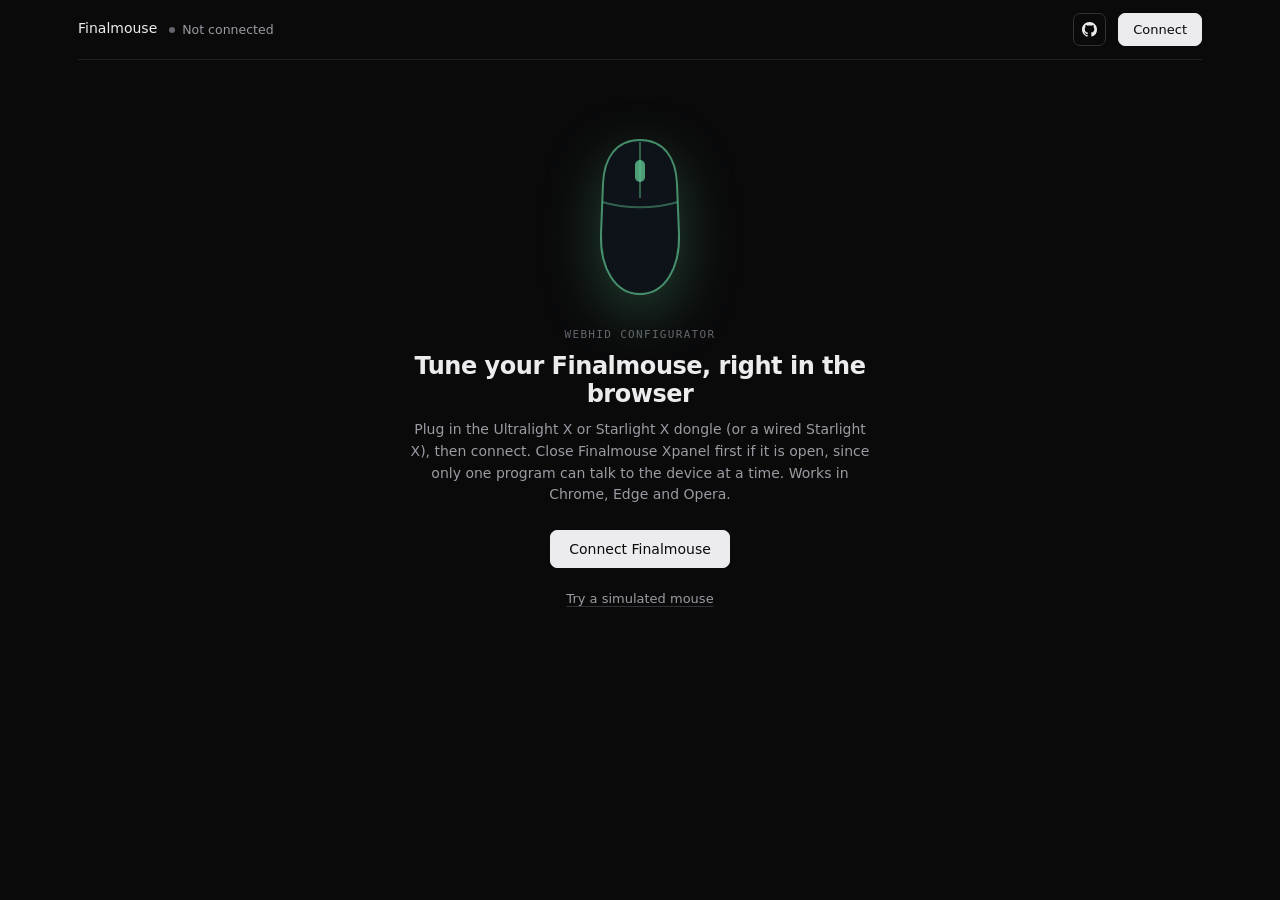
<file: fm/index.html>
<!DOCTYPE html>
<html lang="en">
<head>
<meta charset="utf-8">
<meta http-equiv="Content-Security-Policy" content="default-src 'none'; script-src 'unsafe-inline'; style-src 'self' 'unsafe-inline' https://fonts.googleapis.com; font-src https://fonts.gstatic.com; connect-src 'none'; base-uri 'none'; form-action 'none'; img-src 'self' data: https://bpcdn.atkgear.com">
<meta name="viewport" content="width=device-width,initial-scale=1">
<script>try{const t=localStorage.getItem('openatk.theme');if(t)document.documentElement.dataset.theme=t.replace(/[^a-z]/g,'').slice(0,12)}catch{}
addEventListener('storage',e=>{if(e.key==='openatk.theme')document.documentElement.dataset.theme=String(e.newValue||'').replace(/[^a-z]/g,'').slice(0,12)});
addEventListener('message',e=>{if(e.source===parent&&e.origin===location.origin&&e.data&&e.data.type==='openatk-theme')document.documentElement.dataset.theme=String(e.data.theme).replace(/[^a-z]/g,'').slice(0,12)});
addEventListener('keydown',e=>{if((e.ctrlKey||e.metaKey)&&e.key==='k'&&parent!==window){e.preventDefault();parent.postMessage({type:'openatk-palette'},location.origin)}});</script>

<title>Finalmouse</title>
<link href="https://fonts.googleapis.com/css2?family=Inter:wght@400;500;600;700&family=IBM+Plex+Mono:wght@400;500&family=Space+Grotesk:wght@500;600;700&display=swap" rel="stylesheet">
<link rel="stylesheet" href="../ui.css">
<style>
.tmr-stage{display:grid;grid-template-columns:1fr minmax(160px,230px) 1fr;gap:18px;align-items:start;padding:26px 10px 10px}
.tmr-col{display:flex;flex-direction:column;align-items:center;gap:16px}
.tmr-col h3{margin:0;font:600 14px/1.3 var(--sans)}
.tmr-toggle{display:flex;padding:4px;border-radius:999px;border:1px solid var(--line)}
.tmr-toggle button{border:0;background:none;color:var(--dim);font:600 11px/1 var(--mono);letter-spacing:.06em;text-transform:uppercase;padding:9px 16px;border-radius:999px;cursor:pointer}
.tmr-toggle button[aria-pressed=true]{background:var(--line2);color:var(--ink)}
.tmr-toggle.off{opacity:.45}
.tmr-rail{position:relative;height:250px;width:130px;display:grid;grid-template-columns:60px 24px 12px;grid-template-rows:250px;gap:8px}
.tmr-ticks{position:relative;font:500 11.5px/1 var(--mono);color:var(--dim)}
.tmr-ticks span{position:absolute;right:0;transform:translateY(-50%)}
.tmr-ticks .star{right:38px;color:var(--acc2);font-size:15px}
.tmr-track{position:relative;display:flex;justify-content:center;background:repeating-linear-gradient(0deg,transparent 0 5px,rgba(255,255,255,.05) 5px 6px);border-radius:4px}
.tmr-track{cursor:pointer;touch-action:none}
.tmr-track input{position:absolute;opacity:0;pointer-events:none;width:1px;height:1px}
.tmr-track .fill{position:absolute;left:50%;top:0;width:4px;margin-left:-2px;border-radius:2px;background:var(--ink)}
.tmr-track::before{content:'';position:absolute;left:50%;top:0;bottom:0;width:2px;margin-left:-1px;background:rgba(255,255,255,.12)}
.tmr-track .thumb{position:absolute;left:50%;width:22px;height:22px;margin:-11px 0 0 -11px;border-radius:50%;border:0;padding:0;background:var(--ink);box-shadow:0 0 0 3px var(--bg);cursor:grab}
.tmr-track .thumb:focus-visible{outline:2px solid var(--acc2);outline-offset:3px}
.tmr-col.mech .tmr-track,.tmr-col.uncal .tmr-track{cursor:default}
.tmr-zones{position:relative}
.tmr-zones i{position:absolute;left:3px;width:4px;border-radius:2px}
.tmr-zones .red{background:#e5484d}
.tmr-zones .yel{background:#d6a91f}
.tmr-zones .grn{background:#30a46c}
.tmr-col.mech .tmr-zones, .tmr-col.mech .tmr-ticks .star{opacity:.15}
.tmr-col.mech .tmr-track{opacity:.35}
.tmr-num{display:flex;align-items:center;gap:8px;padding:9px 14px;border-radius:10px;border:1px solid var(--line2);font:500 14px/1 var(--mono);color:var(--dim)}
.tmr-num input{width:52px;border:0;padding:0;background:none;color:var(--ink);font:inherit;outline:0}
.tmr-col.mech .tmr-num{opacity:.5}
.tmr-srt{display:flex;flex-direction:column;align-items:center;gap:8px}
.tmr-srt .lbl{font:600 11px/1 var(--mono);letter-spacing:.08em;text-transform:uppercase;color:var(--dim)}
.tmr-srt .badge{display:flex;align-items:center;gap:8px;padding:8px 14px;border-radius:4px;font:700 11px/1 var(--mono);letter-spacing:.1em;text-transform:uppercase;color:var(--dimmer);box-shadow:0 0 0 1px var(--line2)}
.tmr-srt .badge b{width:7px;height:7px;background:currentColor;border-radius:1px}
.tmr-srt .badge.on{color:var(--acc);box-shadow:0 0 0 1px var(--acc-dk)}
.tmr-note{min-height:18px;font-size:12.5px;color:var(--warn);text-align:center;max-width:220px}
.tmr-mid{display:grid;place-items:center;padding-top:40px}
.tmr-mouse{width:100%;max-width:220px}
.tmr-mouse .btn-l,.tmr-mouse .btn-r{fill:rgba(255,255,255,.03);stroke:var(--line2);stroke-width:1.5;transition:fill .1s}
.tmr-mouse .down{fill:rgba(var(--acc-rgb),.35)}
.tmr-extra{margin-top:14px}
@media (max-width:1100px){.tmr-stage{grid-template-columns:1fr 1fr}.tmr-mid{display:none}}
@media (max-width:1000px){.tmr-extra{grid-template-columns:minmax(0,1fr)}}
@media (max-width:520px){.tmr-stage{grid-template-columns:minmax(0,1fr)}}
</style>
</head>
<body>
<div class="wrap">

<header>
  <div class="devhead" style="flex:1;min-width:0">
    <h1 id="devName">Finalmouse</h1>
    <div class="status off" id="status">Not connected</div>
  </div>
  <a class="btn ghost icon" href="https://github.com/SunnybeeXD/OpenATK" target="_blank" rel="noopener noreferrer" aria-label="Source on GitHub" title="Source on GitHub"><svg viewBox="0 0 16 16" width="17" height="17" fill="currentColor" aria-hidden="true"><path d="M8 0C3.58 0 0 3.58 0 8c0 3.54 2.29 6.53 5.47 7.59.4.07.55-.17.55-.38 0-.19-.01-.82-.01-1.49-2.01.37-2.53-.49-2.69-.94-.09-.23-.48-.94-.82-1.13-.28-.15-.68-.52-.01-.53.63-.01 1.08.58 1.23.82.72 1.21 1.87.87 2.33.66.07-.52.28-.87.51-1.07-1.78-.2-3.64-.89-3.64-3.95 0-.87.31-1.59.82-2.15-.08-.2-.36-1.02.08-2.12 0 0 .67-.21 2.2.82.64-.18 1.32-.27 2-.27.68 0 1.36.09 2 .27 1.53-1.04 2.2-.82 2.2-.82.44 1.1.16 1.92.08 2.12.51.56.82 1.27.82 2.15 0 3.07-1.87 3.75-3.65 3.95.29.25.54.73.54 1.48 0 1.07-.01 1.93-.01 2.2 0 .21.15.46.55.38A8.012 8.012 0 0 0 16 8c0-4.42-3.58-8-8-8Z"/></svg></a>
  <button class="btn" id="connect">Connect</button>
</header>

<div class="demobar hidden" id="demoBar" role="status">
  <span><b>Demo mode.</b> This is a simulated mouse, not a real device. Nothing is sent to hardware.</span>
  <a href="../index.html" target="_top">Exit demo</a>
</div>

<div class="hero" id="hero">
  <div class="art" id="heroArt"></div>
  <div class="kicker">WebHID configurator</div>
  <h2>Tune your Finalmouse, right in the browser</h2>
  <p>Plug in the Ultralight X or Starlight X dongle (or a wired Starlight X), then connect.
     Close Finalmouse Xpanel first if it is open, since only one program can talk to the
     device at a time. Works in Chrome, Edge and Opera.</p>
  <button class="btn" id="connect2">Connect Finalmouse</button>
  <p style="margin:20px auto 0"><a href="../index.html?demo-fm" id="demoLink" style="color:var(--dim);font-size:13px">Try a simulated mouse</a></p>
</div>

<div class="hero hidden" id="blocked">
  <h2 id="blockedTitle">This needs a desktop</h2>
  <p id="blockedText"></p>
  <p style="margin:6px auto 0;font-size:13px;color:var(--dim)">Look around anyway: <a href="?demo=1" style="color:var(--acc)">Starlight X demo</a> &middot; <a href="?demo=ulx" style="color:var(--acc)">Ultralight X demo</a></p>
</div>

<div id="app" class="hidden">
  <aside>
    <div class="devcard">
      <div class="art" id="devArt"></div>
      <div class="gauges">
        <div class="ring">
          <svg viewBox="0 0 96 96" aria-hidden="true"><circle class="trk" cx="48" cy="48" r="38"/><circle id="sBattBar" cx="48" cy="48" r="38"/></svg>
          <div class="mid"><div>
            <div class="v batt-row"><span id="sBatt">&mdash;</span></div>
            <div class="k">BATTERY</div></div></div>
        </div>
        <div class="minis">
          <div class="mini"><div class="k">DPI</div><div class="v" id="sDpi">&mdash;</div></div>
          <div class="mini"><div class="k">Polling</div><div class="v" id="sRate">&mdash;</div></div>
        </div>
      </div>
    </div>
    <nav class="tabs" id="tabs">
      <button data-tab="dpi" aria-pressed="true" id="dpiTab"><svg viewBox="0 0 24 24" width="18" height="18" fill="none" stroke="currentColor" stroke-width="2" stroke-linecap="round" aria-hidden="true"><path d="M4 7h10M18 7h2M4 17h4M12 17h8"/><circle cx="16" cy="7" r="2"/><circle cx="10" cy="17" r="2"/></svg>DPI</button>
      <button data-tab="tmr" aria-pressed="false" id="clicksTab" class="hidden"><svg viewBox="0 0 24 24" width="18" height="18" fill="none" stroke="currentColor" stroke-width="2" stroke-linecap="round" aria-hidden="true"><path d="M12 3v6M9 6l3 3 3-3M5 14a7 7 0 0 0 14 0"/></svg>TMR-DS™ Actuation</button>
      <button data-tab="polling" aria-pressed="false" id="rateTab"><svg viewBox="0 0 24 24" width="18" height="18" fill="none" stroke="currentColor" stroke-width="2" stroke-linecap="round" aria-hidden="true"><path d="M4 7h10M18 7h2M4 17h4M12 17h8"/><circle cx="16" cy="7" r="2"/><circle cx="10" cy="17" r="2"/></svg>Polling Rate</button>
      <button data-tab="perfect" aria-pressed="false" id="perfectTab" class="hidden"><svg viewBox="0 0 24 24" width="18" height="18" fill="none" stroke="currentColor" stroke-width="2" stroke-linecap="round" aria-hidden="true"><path d="M4 7h10M18 7h2M4 17h4M12 17h8"/><circle cx="16" cy="7" r="2"/><circle cx="10" cy="17" r="2"/></svg>PerfectPolling™</button>
      <button data-tab="motion" aria-pressed="false" id="motionTab"><svg viewBox="0 0 24 24" width="18" height="18" fill="none" stroke="currentColor" stroke-width="2" stroke-linecap="round" aria-hidden="true"><circle cx="12" cy="12" r="8"/><circle cx="12" cy="12" r="2.5"/></svg>Motion Sync</button>
      <button data-tab="lod" aria-pressed="false" id="lodTab"><svg viewBox="0 0 24 24" width="18" height="18" fill="none" stroke="currentColor" stroke-width="2" stroke-linecap="round" aria-hidden="true"><circle cx="12" cy="12" r="8"/><circle cx="12" cy="12" r="2.5"/></svg>LOD</button>
      <button data-tab="bhop" aria-pressed="false" id="bhopTab"><svg viewBox="0 0 24 24" width="18" height="18" fill="none" stroke="currentColor" stroke-width="2" stroke-linecap="round" aria-hidden="true"><circle cx="12" cy="12" r="8"/><circle cx="12" cy="12" r="2.5"/></svg>Bhop Mode</button>
      <button data-tab="led" aria-pressed="false" id="lightTab"><svg viewBox="0 0 24 24" width="18" height="18" fill="none" stroke="currentColor" stroke-width="2" stroke-linecap="round" aria-hidden="true"><path d="M9 18h6M10 21h4M12 3a6 6 0 0 0-3.5 10.9c.6.5 1 1.2 1 2.1h5c0-.9.4-1.6 1-2.1A6 6 0 0 0 12 3Z"/></svg>Dongle LED</button>
      <button data-tab="profiles" aria-pressed="false" id="profilesTab" class="hidden"><svg viewBox="0 0 24 24" width="18" height="18" fill="none" stroke="currentColor" stroke-width="2" stroke-linecap="round" stroke-linejoin="round" aria-hidden="true"><path d="M12 3 3 8l9 5 9-5-9-5Z"/><path d="m3 13 9 5 9-5"/></svg>Profiles</button>
      <button data-tab="device" aria-pressed="false" id="deviceTab"><svg viewBox="0 0 24 24" width="18" height="18" fill="none" stroke="currentColor" stroke-width="2" stroke-linecap="round" aria-hidden="true"><rect x="7" y="7" width="10" height="10" rx="2"/><path d="M9 3v2M15 3v2M9 19v2M15 19v2M3 9h2M3 15h2M19 9h2M19 15h2"/></svg>Device</button>
    </nav>
    <p class="foot">Changes save to the mouse immediately. Not affiliated with Finalmouse.</p>
  </aside>

  <main>
    <section class="panel" data-panel="dpi">
      <div class="phead"><div><h2>DPI</h2><p>Pick a preset or drag for a custom value.</p></div></div>
      <div class="item">
        <div class="t">DPI</div>
        <div class="seg" id="segDpi"></div>
        <div class="slider" style="margin-top:14px">
          <input type="range" id="dpi" min="400" max="12800" step="100" value="800">
          <output id="dpiOut">800</output>
        </div>
      </div>
    </section>

    <section class="panel hidden" data-panel="polling">
      <div class="phead"><div><h2>Polling Rate</h2><p>How often the mouse reports its position. Higher feels smoother and uses more battery. 8,000Hz needs recent dongle and mouse firmware.</p></div></div>
      <div class="item" id="rateItem">
        <div class="t">Polling Rate</div>
        <div class="seg" id="segRate"></div>
      </div>
    </section>

    <section class="panel hidden" data-panel="perfect">
      <div class="phead"><div><h2>PerfectPolling™</h2><p>The Starlight X handles polling itself. There is nothing to set.</p></div></div>
      <div class="item">
        <div class="t">PerfectPolling™</div>
        <div class="d">Enabled. Total End To End Latency: 250μS (.25 ms)</div>
      </div>
    </section>

    <section class="panel hidden" data-panel="motion">
      <div class="phead"><div><h2>Motion Sync</h2><p>Lines up sensor readings with USB reports so they arrive evenly spaced, at the cost of a small delay. The motion sync setting has no effect when 8,000 Hz polling rate is selected. At 8K polling rate, motion sync is automatically disabled by the mouse, regardless of the selection below.</p></div></div>
      <div class="item row" id="motionItem">
        <div><div class="t">Motion Sync</div></div>
        <input type="checkbox" class="sw" id="motionSync">
      </div>
    </section>

    <section class="panel hidden" data-panel="lod">
      <div class="phead"><div><h2>LOD</h2><p id="lodDesc">How far the mouse can be lifted before it stops tracking.</p></div></div>
      <div class="item">
        <div class="t">LOD</div>
        <div class="seg" id="segLod"></div>
        <div class="slider hidden" id="pawWrap" style="margin-top:14px"><input type="range" id="pawLod" min="1" max="1.7" step="0.1" value="1"><output id="pawOut">CUSTOM</output></div>
      </div>
    </section>

    <section class="panel hidden" data-panel="bhop">
      <div class="phead"><div><h2>Bhop Mode</h2><p>Formerly known as Tournament Scroll. Bhop mode filters the first step of your scroll wheel to avoid unintended inputs. Every scroll after that goes through normally until the pass-through window runs out with no scrolling.</p></div></div>
      <div class="item">
        <div class="t">Bhop Mode</div>
        <div class="seg" id="segJs"></div>
        <div class="d" style="margin:14px 0 8px">Pass-through window</div>
        <div class="seg" id="segJsT"></div>
      </div>
    </section>

    <section class="panel hidden" data-panel="tmr">
      <div class="phead"><div><h2>TMR-DS™ Actuation</h2><p>Mechanical or TMR Analog for each click, and how far it travels before it fires. TMR Analog needs that click calibrated in Finalmouse Xpanel first.</p></div></div>
      <div id="tmrHost"></div>
    </section>

    <section class="panel hidden" data-panel="led">
      <div class="phead"><div><h2>Dongle LED</h2><p>The five LEDs on the dongle.</p></div></div>
      <div class="item">
        <div class="t">Dongle LED</div>
        <div class="d" id="indDesc"></div>
        <div class="seg" id="segInd"></div>
        <div id="indColorWrap" class="hidden" style="margin-top:14px">
          <div class="swatches"><label class="swatch">Custom Color<input type="color" id="indColor" value="#ffffff"></label></div>
        </div>
      </div>
    </section>

    <section class="panel hidden" data-panel="profiles">
      <div class="phead"><div><h2>Profiles</h2><p>All mouse settings are stored in the active profile.</p></div></div>
      <div class="item">
        <div id="profList"></div>
        <div style="margin-top:12px"><button class="btn ghost" id="profAdd">+ Add profile</button></div>
        <div class="d" id="profNote" style="margin-top:14px"></div>
        <div class="d" style="margin-top:8px"><b>Hotkey:</b> hold the left, middle and right buttons together, then press the forward side button for the next profile or the back side button for the previous one.</div>
      </div>
    </section>

    <section class="panel hidden" data-panel="device">
      <div class="phead"><div><h2>Device</h2><p>Firmware, link, sharing and diagnostics.</p></div></div>
      <div class="item" id="shareItem">
        <div class="t">Share settings</div>
        <div class="d">Save the settings to a file or a short code, or load a set someone sent you. A preview lists what will change first.</div>
        <div class="erow">
          <button class="btn ghost" id="shareFile">Save to file</button>
          <button class="btn ghost" id="shareCopy">Copy share code</button>
          <label class="btn ghost" style="cursor:pointer">Load file<input type="file" id="shareLoad" accept=".json,application/json" hidden></label>
        </div>
        <textarea id="sharePaste" rows="2" spellcheck="false" aria-label="Paste a share code" placeholder="Or paste a share code here"
          style="width:100%;margin-top:12px;resize:vertical;background:var(--card);color:var(--ink);border:1px solid var(--line2);border-radius:6px;padding:10px 12px;font:12px/1.5 var(--mono)"></textarea>
        <div id="sharePreview" class="hidden" style="margin-top:12px">
          <div id="shareFrom" style="font-size:13px;color:var(--dim);margin-bottom:6px"></div>
          <ul id="shareList" style="margin:0 0 12px;padding-left:20px;font-size:13.5px"></ul>
          <div class="erow"><button class="btn" id="shareApply">Apply to this mouse</button><button class="btn ghost" id="shareCancel">Cancel</button></div>
        </div>
      </div>
      <div class="item">
        <table class="kv" id="kv"></table>
        <div style="display:flex;gap:9px;margin-top:16px;flex-wrap:wrap">
          <button class="btn ghost" id="refresh">Refresh</button>
          <button class="btn ghost" id="togglelog">Show activity log</button>
        </div>
        <div id="log" class="hidden"></div>
      </div>
      <p style="color:var(--dimmer);font-size:13px;margin:6px 4px 0">Not included yet: profiles, button remapping and the analog calibration routine. Firmware updates are deliberately left out.</p>
    </section>
  </main>
</div>
</div>

<div id="toast"></div>

<script>
const $ = s => document.querySelector(s);
const EMBED = new URLSearchParams(location.search).get('embed') === '1';
if (EMBED) document.body.classList.add('embed');
const DEMO_RAW = new URLSearchParams(location.search).get('demo');
const DEMO = DEMO_RAW !== null && !['0', 'false', 'off', 'no'].includes(DEMO_RAW.toLowerCase());
const DEMO_SLX = DEMO && DEMO_RAW.toLowerCase() !== 'ulx';
const DEMO_RECV = DEMO && DEMO_RAW.toLowerCase() === 'dongle';
if (!DEMO) $('#demoLink').href = '?demo=1';
else $('#demoLink').classList.add('hidden');
if (DEMO_SLX) document.title = 'Finalmouse Starlight X';

const VID = 0x361D;
const PAGE = 0xFF00;
const PIDS = {
  0x100: { name: 'Ultralight X', fam: 'ulx', recv: true },
  0x300: { name: 'Starlight X', fam: 'slx', recv: true },
  0x301: { name: 'Starlight X', fam: 'slx', recv: true },
  0x310: { name: 'Starlight X', fam: 'slx', recv: false },
  0x311: { name: 'Starlight X', fam: 'slx', recv: false },
};
const FILTERS = [{ vendorId: VID, productId: 0x100 },
  ...[0x300, 0x301, 0x310, 0x311].map(p => ({ vendorId: VID, productId: p, usagePage: PAGE }))];
const isOurs = d => d.vendorId === VID && (d.productId === 0x100
  || (PIDS[d.productId] && d.collections.some(c => c.usagePage === PAGE)));
const devId = d => `${d.vendorId.toString(16)}:${d.productId.toString(16)}`;

const CMD = { GET_DPI_ULX: 3, GET_RATE_ULX: 4, VBAT: 5, RSSI: 13, SERIAL: 14, MFG: 15, DPI: 16, RATE: 17, MOTION: 18,
  INDICATOR: 20, LOD: 21, PAW_LOD: 25, CLICK: 31, ACT: 53, MSP: 55, JS_MODE: 23, JS_TIMEOUT: 24, CHARGING: 37, BATTERY: 38, LINK: 36, FW: 12, RF_FW: 11, COLOR: 54, PROFILE: 57, PROFILE_ENABLE: 63, PROFILE_NAME: 62, LED_DATA: 61, ALL: 96 };
const PROFILE_MAX = 5, PROFILE_NAME_MAX = 31;
const DPI_PRESETS = [400, 800, 1600, 3200, 6400];
const RATES = [500, 1000, 2000, 4000, 8000];
const LOD_PRESETS = [1, 2];
const LOD_CUSTOM_MIN = 1.0, LOD_CUSTOM_MAX = 1.7;
const PAW_BYTE = { 1: 0.7, 2: 1.0, 3: 2.0 };
const PAW_PRESET = { 1: 2, 2: 3 };
const BATT_V = [3, 3.62, 3.66, 3.74, 3.88, 4.17, 4.38], BATT_P = [0.2, 5, 10, 25, 50, 75, 100];
function socFromMv(mv){
  const v = mv / 1000;
  if (v > 4.38) return 100;
  if (v < 3) return 0;
  for (let i = 0; i < BATT_V.length - 1; i++)
    if (v >= BATT_V[i] && v <= BATT_V[i + 1]) return Math.round(BATT_P[i] + (BATT_P[i + 1] - BATT_P[i]) * (v - BATT_V[i]) / (BATT_V[i + 1] - BATT_V[i]));
  return 100;
}
const verAtLeast = (v, min) => { if (!v) return false; const a = v.split('-')[0].split('.').map(Number), b = min.split('.').map(Number); for (let i = 0; i < 3; i++){ if ((a[i] || 0) !== b[i]) return (a[i] || 0) > b[i]; } return true; };
const JS_MODES = [[0, 'OFF'], [1, 'SCROLL UP'], [2, 'SCROLL DOWN'], [3, 'BOTH']];
const JS_T = [100, 500, 1000, 1500];
const IND_ULX = [[0, 'Off'], [1, 'Battery Level'], [2, 'Solid White']];
const IND_SLX = [[0, 'Off'], [1, 'Battery Level'], [2, 'Custom Color'], [4, 'TMR-DS']];
const IND_INFO = { 0: 'All dongle LEDs stay off.', 1: 'The five LEDs form a battery bar for the mouse: 5 green LEDs when full, down to a single red LED that pulses when the battery is nearly empty. While charging, the empty LEDs fill up one by one. The bar fades out when the mouse disconnects.', 2: 'The same battery bar, painted in a color of your choice. This color belongs to the active profile: each profile has its own, and it is the color the dongle pulses when you cycle profiles with the hotkey.', 4: 'The two LEDs on each side light up for a click that is in TMR Analog mode, left side for the left click, right side for the right click, and stay off for a click in Mechanical mode. The middle LED keeps showing the battery level.' };
const IND_INFO_ULX = { 2: 'All dongle LEDs stay solid white.' };
const hz = v => `${v.toLocaleString('en-US')}Hz`;
const RING = 238.76;

const clamp = (v, lo, hi) => Math.min(hi, Math.max(lo, v));
const clampInt = (v, lo, hi, d) => { const n = Math.round(Number(v)); return Number.isFinite(n) ? clamp(n, lo, hi) : d; };
const hexToRgb = h => { const n = parseInt(h.slice(1), 16); return [(n >> 16) & 255, (n >> 8) & 255, n & 255]; };
const rgbToHex = c => '#' + c.map(v => (v & 255).toString(16).padStart(2, '0')).join('');
const sleep = ms => new Promise(r => setTimeout(r, ms));
const hex = a => Array.from(a).map(b => b.toString(16).padStart(2, '0')).join(' ');
const u16 = (a, o = 0) => a[o] | (a[o + 1] << 8);

function log(cls, label, detail){
  const el = document.createElement('div');
  el.className = cls;
  el.textContent = `${new Date().toISOString().slice(11, 23)}  ${label}  ${detail ?? ''}`;
  $('#log').appendChild(el);
  $('#log').scrollTop = $('#log').scrollHeight;
}
$('#togglelog').onclick = e => {
  const hid = $('#log').classList.toggle('hidden');
  e.target.textContent = hid ? 'Show activity log' : 'Hide activity log';
};
let toastTimer;
function toast(msg, bad){
  const t = $('#toast');
  t.textContent = msg;
  t.className = 'show' + (bad ? ' bad' : '');
  clearTimeout(toastTimer);
  toastTimer = setTimeout(() => t.className = '', 2200);
}

class Finalmouse {
  constructor(device){
    this.device = device;
    const info = PIDS[device.productId] ?? PIDS[0x100];
    this.info = info;
    this.fam = info.fam;
    this.outId = info.fam === 'ulx' ? 4 : 1;
    this.inId = info.fam === 'ulx' ? 5 : 2;
    this.state = {};
    this.waiters = [];
    this.onChange = () => {};
    this.listener = e => this.onReport(e);
    device.addEventListener('inputreport', this.listener);
  }
  frame(cmd, args = []){
    const f = new Uint8Array(63);
    f[0] = 2 + args.length; f[1] = 0x80 | cmd; f[2] = args.length;
    f.set(args, 3);
    return f;
  }
  async send(cmd, args = []){
    const f = this.frame(cmd, args);
    log('tx', `cmd ${cmd}`, hex(f.subarray(0, 3 + args.length)));
    await this.device.sendReport(this.outId, f);
  }
  onReport(e){
    if (e.reportId !== this.inId) return;
    const d = new Uint8Array(e.data.buffer, e.data.byteOffset, e.data.byteLength);
    if (d.length < 3) return;
    let cmd = d[1] & 127;
    if (this.fam === 'ulx'){ if (cmd === CMD.GET_DPI_ULX) cmd = CMD.DPI; else if (cmd === CMD.GET_RATE_ULX) cmd = CMD.RATE; }
    const len = d[2];
    if (d.length < 3 + len) return;
    const p = d.subarray(3, 3 + len);
    log('rx', `cmd ${cmd}`, hex(p));
    this.apply(cmd, p);
    for (const w of [...this.waiters]) if (w.cmd === cmd){ this.waiters.splice(this.waiters.indexOf(w), 1); w.done(p); }
  }
  apply(cmd, p){
    const s = this.state;
    switch (cmd){
      case CMD.DPI: if (p.length >= 2) s.dpi = u16(p); break;
      case CMD.RATE: if (p.length >= 2) s.rate = u16(p); break;
      case CMD.MOTION: if (p.length >= 1) s.motion = p[0] !== 0; break;
      case CMD.INDICATOR: if (p.length >= 1) s.indicator = p[0]; break;
      case CMD.COLOR: if (p.length >= 3) s.color = [p[0], p[1], p[2]]; break;
      case CMD.LOD: if (p.length >= 1 && this.fam === 'ulx' && (p[0] === 1 || p[0] === 2)){ s.lod = p[0]; s.lodCustom = false; } break;
      case CMD.PAW_LOD: if (p.length >= 1){
        const b = p[0], mm = PAW_BYTE[b] ?? (b >= 7 && b <= 20 ? b / 10 : null);
        if (mm != null){ s.lod = mm; s.lodCustom = b >= 7 && b <= 17; }
      } break;
      case CMD.VBAT: if (p.length >= 2){ const v = u16(p); s.vbat = v === 0 || v === 65535 ? null : v; } break;
      case CMD.CLICK: if (p.length >= 2){ s.modeR = p[0]; s.modeL = p[1]; if (p.length >= 4){ s.relR = p[2]; s.relL = p[3]; } } break;
      case CMD.ACT: if (p.length >= 8){ s.thrR = u16(p, 0); s.thrL = u16(p, 2); s.hystR = u16(p, 4); s.hystL = u16(p, 6); } break;
      case CMD.MSP: if (p.length >= 4){ s.mspR = u16(p, 0); s.mspL = u16(p, 2); } break;
      case CMD.JS_MODE: if (p.length >= 1) s.jsMode = p[0]; break;
      case CMD.JS_TIMEOUT: if (p.length >= 1) s.jsTimeout = p[0] * 100; break;
      case CMD.BATTERY: if (p.length >= 3){ s.soc = p[0] > 100 ? null : p[0]; s.mv = u16(p, 1) || null; } break;
      case CMD.CHARGING: if (p.length >= 1) s.charging = p[0] !== 0; break;
      case CMD.LINK: if (p.length >= 1) s.link = p[0]; break;
      case CMD.RSSI: if (p.length >= 1) s.rssi = p[0] > 127 ? p[0] - 256 : p[0]; break;
      case CMD.PROFILE: if (p.length >= 2){ s.profActive = p[0]; s.profCount = p[1]; } break;
      case CMD.PROFILE_ENABLE: if (p.length >= 3){ s.profActive = p[0]; s.profCount = p[1]; s.profMask = p[2]; } break;
      case CMD.PROFILE_NAME: if (p.length >= 2 && p[0] < PROFILE_MAX){ const q = p.subarray(1), z = q.indexOf(0); (s.profNames ??= [])[p[0]] = new TextDecoder().decode(z < 0 ? q : q.subarray(0, z)); } break;
      case CMD.LED_DATA: if (p.length >= 6 && p[0] < PROFILE_MAX) (s.profLed ??= [])[p[0]] = { mode: p[1], brightness: p[2], r: p[3], g: p[4], b: p[5] }; break;
      case CMD.FW: s.fw = this.text(p); break;
      case CMD.RF_FW: s.rfFw = this.text(p); break;
      case CMD.SERIAL: s.serial = this.text(p); break;
      case CMD.MFG: s.mfg = this.text(p); break;
    }
    this.onChange(cmd);
  }
  text(p){ const z = p.indexOf(0); return new TextDecoder('ascii').decode(z < 0 ? p : p.subarray(0, z)); }
  request(cmd, ms = 700, args = []){
    return new Promise(async resolve => {
      const w = { cmd, done: v => { clearTimeout(t); resolve(v); } };
      const t = setTimeout(() => { const i = this.waiters.indexOf(w); if (i >= 0) this.waiters.splice(i, 1); resolve(null); }, ms);
      this.waiters.push(w);
      try { await this.send(cmd === CMD.DPI && this.fam === 'ulx' ? CMD.GET_DPI_ULX : cmd === CMD.RATE && this.fam === 'ulx' ? CMD.GET_RATE_ULX : cmd, args); }
      catch { w.done(null); }
    });
  }
  async readAll(){
    const wanted = [CMD.DPI, ...(this.fam === 'ulx' ? [CMD.RATE, CMD.MOTION] : []), ...(this.fam === 'ulx' ? [CMD.LOD, CMD.PAW_LOD] : [CMD.PAW_LOD, CMD.MSP, CMD.CLICK, CMD.ACT]), CMD.INDICATOR, CMD.COLOR, CMD.JS_MODE, CMD.JS_TIMEOUT,
      CMD.BATTERY, CMD.VBAT, CMD.CHARGING, CMD.LINK, CMD.FW, CMD.SERIAL, CMD.MFG, CMD.RSSI];
    let got = 0;
    for (const c of wanted){ if (await this.request(c)) got++; }
    if (this.info.recv) await this.request(CMD.RF_FW);
    await this.readProfiles();
    return got;
  }
  async readProfiles(){
    if (!await this.request(CMD.PROFILE, 400)) return false;
    await this.request(CMD.PROFILE_ENABLE);
    if (this.info.recv) for (let i = 0; i < this.profileSlots(); i++){ await this.request(CMD.PROFILE_NAME, 700, [i]); await this.request(CMD.LED_DATA, 700, [i]); }
    return true;
  }
  profileSlots(){ return Math.min(this.state.profCount ?? PROFILE_MAX, PROFILE_MAX); }
  profileOn(i){ const m = this.state.profMask; return m == null || (m & (1 << i)) !== 0; }
  setProfile(i){ return this.send(CMD.PROFILE, [i & 255]); }
  setProfileOn(i, on){ return this.send(CMD.PROFILE_ENABLE, [i & 255, on ? 1 : 0]); }
  setProfileName(i, name){
    const bytes = [];
    for (const ch of name){ const b = [...new TextEncoder().encode(ch)]; if (bytes.length + b.length > PROFILE_NAME_MAX) break; bytes.push(...b); }
    if (!bytes.length) return Promise.reject(new Error('empty name'));
    return this.send(CMD.PROFILE_NAME, [i & 255, ...bytes]);
  }
  setProfileColor(i, c){
    const l = this.state.profLed?.[i];
    if (!l) return Promise.reject(new Error('no LED entry'));
    return this.send(CMD.LED_DATA, [i & 255, l.mode, l.brightness, c[0] & 255, c[1] & 255, c[2] & 255]);
  }
  setDpi(v){ return this.send(CMD.DPI, [v & 255, v >> 8]); }
  setRate(v){ return this.send(CMD.RATE, [v & 255, v >> 8]); }
  setMotion(on){ return this.send(CMD.MOTION, [on ? 1 : 0]); }
  setLodPreset(mm){ return this.fam === 'slx' && !this.info.recv ? this.send(CMD.PAW_LOD, [PAW_PRESET[mm]]) : this.send(CMD.LOD, [mm]); }
  setLodCustom(mm){ return this.send(CMD.PAW_LOD, [clampInt(mm * 10, 10, 17, 10)]); }
  setClick(modeL, modeR, relL, relR){ const a = [modeR & 1, modeL & 1]; if (relL != null && relR != null) a.push(relR & 255, relL & 255); return this.send(CMD.CLICK, a); }
  setAct(stepL, stepR, hystL, hystR){
    const a = [stepR & 255, stepR >> 8, stepL & 255, stepL >> 8];
    if (hystL != null && hystR != null) a.push(hystR & 255, hystR >> 8, hystL & 255, hystL >> 8);
    return this.send(CMD.ACT, a);
  }
  setLod(mm){ return LOD_PRESETS.includes(mm) ? this.setLodPreset(mm) : this.setLodCustom(mm); }
  setIndicator(m){ return this.send(CMD.INDICATOR, [m]); }
  setColor(c){ return this.send(CMD.COLOR, c); }
  setJsMode(m){ return this.send(CMD.JS_MODE, [m]); }
  setJsTimeout(ms){ return this.send(CMD.JS_TIMEOUT, [Math.round(ms / 100) & 255]); }
  close(){ this.device.removeEventListener('inputreport', this.listener); }
}

let fm = null;

function showTab(name){
  for (const b of document.querySelectorAll('#tabs button')) b.setAttribute('aria-pressed', String(b.dataset.tab === name));
  for (const p of document.querySelectorAll('.panel')) p.classList.toggle('hidden', p.dataset.panel !== name);
}
for (const b of document.querySelectorAll('#tabs button')) b.onclick = () => showTab(b.dataset.tab);

function mark(host, value){
  for (const b of $(host).children) b.setAttribute('aria-pressed', String(+b.dataset.value === +value));
}
function buildSeg(host, opts, onPick){
  const el = $(host); el.innerHTML = '';
  for (const [value, label] of opts){
    const b = document.createElement('button');
    b.textContent = label; b.dataset.value = String(value);
    b.setAttribute('aria-pressed', 'false');
    b.onclick = async () => {
      if (!fm) return;
      const prev = [...el.children].find(c => c.getAttribute('aria-pressed') === 'true');
      mark(host, value); el.classList.add('busy');
      try { await onPick(value, label); }
      catch { if (prev) mark(host, prev.dataset.value); toast('Could not save, try again', 1); }
      finally { el.classList.remove('busy'); }
    };
    el.appendChild(b);
  }
}

async function confirmWrite(write, request, key, want, label){
  await write();
  await sleep(120);
  await fm.request(request);
  const got = fm.state[key];
  if (got != null && !(typeof want === 'number' && typeof got === 'number' ? Math.abs(got - want) < 1e-6 : got === want))
    { toast(`${label}: the mouse kept ${got}`, 1); refresh(); return false; }
  return true;
}

buildSeg('#segDpi', DPI_PRESETS.map(v => [v, String(v)]), async v => {
  if (await confirmWrite(() => fm.setDpi(v), CMD.DPI, 'dpi', v, 'DPI')) toast(`DPI ${v}`);
  show();
});
let dpiTimer;
$('#dpi').oninput = e => {
  const v = +e.target.value;
  $('#dpiOut').textContent = v;
  clearTimeout(dpiTimer);
  dpiTimer = setTimeout(async () => {
    if (!fm) return;
    try { if (await confirmWrite(() => fm.setDpi(v), CMD.DPI, 'dpi', v, 'DPI')) toast(`DPI ${v}`); }
    catch { toast('Could not save, try again', 1); }
    show();
  }, 220);
};
buildSeg('#segRate', RATES.map(v => [v, hz(v)]), async v => {
  if (await confirmWrite(() => fm.setRate(v), CMD.RATE, 'rate', v, 'Polling Rate')) toast(`Polling Rate ${hz(v)}`);
  show();
});
buildSeg('#segLod', LOD_PRESETS.map(v => [v, `${v}mm`]), async v => {
  await fm.setLodPreset(v);
  await sleep(150);
  if (fm.fam === 'ulx') await fm.request(CMD.LOD); else await fm.request(CMD.PAW_LOD);
  show();
  if (fm.state.lod != null && fm.state.lod !== v) toast(`LOD: the mouse kept ${fm.state.lod}mm`, 1); else toast(`LOD ${v}mm`);
});
$('#motionSync').onchange = async e => {
  const on = e.target.checked;
  try { if (await confirmWrite(() => fm.setMotion(on), CMD.MOTION, 'motion', on, 'Motion Sync')) toast(`Motion Sync ${on ? 'ON' : 'OFF'}`); }
  catch { e.target.checked = !on; toast('Could not save, try again', 1); }
};
buildSeg('#segJs', JS_MODES, async (v, l) => {
  if (await confirmWrite(() => fm.setJsMode(v), CMD.JS_MODE, 'jsMode', v, 'Bhop Mode')) toast(`Bhop Mode: ${l}`);
});
buildSeg('#segJsT', JS_T.map(v => [v, `${v}ms`]), async v => {
  if (await confirmWrite(() => fm.setJsTimeout(v), CMD.JS_TIMEOUT, 'jsTimeout', v, 'Pass-through window')) toast(`Pass-through window ${v}ms`);
});
let profSig = '', profEdit = null;
const profName = i => fm.state.profNames?.[i]?.trim() || `Profile ${i + 1}`;
function renderProfiles(){
  const s = fm.state, ok = s.profActive != null;
  $('#profilesTab').classList.toggle('hidden', !ok);
  if (!ok) return;
  const sig = JSON.stringify([s.profActive, s.profCount, s.profMask, s.profNames, s.profLed, fm.info.recv, profEdit]);
  if (sig === profSig) return;
  profSig = sig;
  const host = $('#profList'); host.replaceChildren();
  const slots = fm.profileSlots();
  let off = -1;
  for (let i = 0; i < slots; i++){
    if (!fm.profileOn(i)){ if (off < 0) off = i; continue; }
    const row = document.createElement('div');
    row.style.cssText = 'display:flex;align-items:center;gap:8px;margin-bottom:8px;flex-wrap:wrap';
    if (profEdit === i){
      const inp = document.createElement('input');
      inp.className = 'num'; inp.style.width = '200px'; inp.maxLength = PROFILE_NAME_MAX; inp.value = s.profNames?.[i] ?? '';
      inp.setAttribute('aria-label', `Name for profile ${i + 1}`);
      inp.onkeydown = e => { if (e.key === 'Enter') profRename(i, inp.value); else if (e.key === 'Escape'){ profEdit = null; renderProfiles(); } };
      inp.onblur = () => { if (profEdit === i) profRename(i, inp.value); };
      row.append(inp);
      host.append(row);
      setTimeout(() => { inp.focus(); inp.select(); }, 0);
      continue;
    }
    const b = document.createElement('button');
    b.className = i === s.profActive ? 'btn' : 'btn ghost';
    b.textContent = profName(i);
    b.setAttribute('aria-pressed', String(i === s.profActive));
    b.onclick = () => profSwitch(i);
    row.append(b);
    if (fm.info.recv){
      const r = document.createElement('button');
      r.className = 'btn ghost'; r.textContent = 'Rename'; r.setAttribute('aria-label', `Rename ${profName(i)}`);
      r.onclick = () => { profEdit = i; profSig = ''; renderProfiles(); };
      row.append(r);
      const led = s.profLed?.[i];
      if (led){
        const lab = document.createElement('label'); lab.className = 'swatch'; lab.textContent = 'Color';
        const c = document.createElement('input'); c.type = 'color'; c.value = rgbToHex([led.r, led.g, led.b]);
        c.setAttribute('aria-label', `Color for ${profName(i)}`);
        c.onchange = () => profColor(i, hexToRgb(c.value));
        lab.append(c); row.append(lab);
      }
    }
    if (i !== 0){
      const x = document.createElement('button');
      x.className = 'btn quiet'; x.textContent = 'Remove'; x.setAttribute('aria-label', `Remove ${profName(i)}`);
      x.onclick = () => profRemove(i);
      row.append(x);
    }
    host.append(row);
  }
  $('#profAdd').classList.toggle('hidden', off < 0);
  $('#profAdd').dataset.slot = String(off);
  $('#profNote').textContent = fm.info.recv ? 'Rename a profile or give it a color. The color is also the dongle LED\'s Custom Color for that profile.' : 'Connect through the dongle to name and color profiles.';
}
let profBusy = false;
async function profRun(fn, fail){
  if (!fm || profBusy) return;
  profBusy = true;
  try { await fn(); } catch { toast(fail, 1); }
  finally { profBusy = false; profSig = ''; if (fm) renderProfiles(); }
}
const profSwitch = i => i === fm.state.profActive ? 0 : profRun(async () => {
  await fm.setProfile(i); await sleep(250); await fm.request(CMD.PROFILE);
  if (fm.state.profActive !== i){ toast('The mouse kept its profile', 1); return; }
  await refresh(); toast(`Profile: ${profName(i)}`);
}, 'Could not switch profile');
const profToggle = (i, on) => profRun(async () => {
  const was = fm.state.profActive;
  await fm.setProfileOn(i, on); await sleep(150); await fm.request(CMD.PROFILE_ENABLE);
  if (fm.profileOn(i) !== on){ toast('The mouse did not change that profile', 1); return; }
  if (fm.state.profActive !== was) await refresh();
  toast(on ? `Added ${profName(i)}` : 'Profile removed');
}, 'Could not change profiles');
const profRemove = i => profToggle(i, false);
$('#profAdd').onclick = e => { const i = Number(e.currentTarget.dataset.slot); if (i >= 0) profToggle(i, true); };
async function profRename(i, value){
  const name = value.trim();
  profEdit = null;
  if (!name || name === (fm.state.profNames?.[i] ?? '')){ profSig = ''; renderProfiles(); return; }
  await profRun(async () => {
    await fm.setProfileName(i, name); await sleep(150); await fm.request(CMD.PROFILE_NAME, 700, [i]);
    toast(`Renamed to ${profName(i)}`);
  }, 'Could not rename the profile');
}
const profColor = (i, c) => profRun(async () => {
  await fm.setProfileColor(i, c); await sleep(150); await fm.request(CMD.LED_DATA, 700, [i]);
  toast('Profile color saved');
}, 'Could not save the color');

function buildInd(list){ buildSeg('#segInd', list, async (v, l) => {
  if (await confirmWrite(() => fm.setIndicator(v), CMD.INDICATOR, 'indicator', v, 'Dongle LED')) toast(`Dongle LED: ${l}`);
  $('#indColorWrap').classList.toggle('hidden', !(v === 2 && fm.fam === 'slx'));
}); }
buildInd(IND_ULX);
$('#indColor').onchange = async e => {
  const c = hexToRgb(e.target.value);
  try { await fm.setColor(c); await sleep(120); await fm.request(CMD.COLOR); toast('Custom Color saved'); }
  catch { toast('Could not save, try again', 1); }
};

const REL = [[0, 'Normal'], [1, 'Early'], [2, 'Late']];
const ACT_MIN = 0.01, ACT_MAX = 0.4, ACT_DEFAULT = 0.25, ACT_RED = 0.1, ACT_YELLOW = 0.2, SENS_MIN = 150, SENS_MAX = 250, SENS_STEP = 10, SENS_DEFAULT = 220;
const sideKey = k => k === 'l' ? 'L' : 'R';
const calibrated = k => (fm.state['msp' + sideKey(k)] ?? 0) > 0;
const tmr = { l: {}, r: {} };
function place(k){
  const t = tmr[k], v = +t.act.value, pct = v / ACT_MAX * 100;
  t.thumb.style.top = pct + '%';
  t.fill.style.height = pct + '%';
  t.thumb.setAttribute('aria-valuenow', v.toFixed(2));
  t.thumb.disabled = t.act.disabled;
}
const MOUSE_SVG = `<svg viewBox="40 26 500 892" class="tmr-mouse" aria-hidden="true">
  <defs>
    <path id="slxOut" d="M283 47C344 46 404 70 442 100C474 125 493 146 494 176C495 230 487 290 486 340C485 400 482 430 482 470C482 540 491 600 491 660C491 745 444 822 402 850C364 874 322 882 283 882C244 882 202 874 164 850C122 822 78 745 76 660C74 600 78 540 76 470C74 400 80 330 79 280C78 230 73 205 73 174C73 146 92 128 125 104C164 72 222 48 283 47Z"/>
    <clipPath id="slxClip"><use href="#slxOut"/></clipPath>
    <radialGradient id="slxShell" cx=".5" cy=".3" r=".8"><stop offset="0" stop-color="rgba(var(--acc2-rgb),.2)"/><stop offset=".6" stop-color="rgba(var(--acc2-rgb),.06)"/><stop offset="1" stop-color="rgba(var(--acc2-rgb),.02)"/></radialGradient>
    <linearGradient id="slxRim" x1="0" y1="0" x2="1" y2="1"><stop offset="0" stop-color="rgba(var(--acc2-rgb),1)"/><stop offset=".5" stop-color="rgba(var(--acc-rgb),.75)"/><stop offset="1" stop-color="rgba(var(--acc2-rgb),.9)"/></linearGradient>
    <linearGradient id="slxSheen" x1="0" y1="0" x2="1" y2="0"><stop offset="0" stop-color="rgba(255,255,255,0)"/><stop offset=".5" stop-color="rgba(190,245,255,.16)"/><stop offset="1" stop-color="rgba(255,255,255,0)"/></linearGradient>
    <pattern id="slxHex" width="60" height="104" patternUnits="userSpaceOnUse" x="13" y="10"><path d="M30 0L60 17V52L30 69L0 52V17ZM0 69V104M60 69V104" fill="none" stroke="rgba(var(--acc2-rgb),.16)" stroke-width="2"/></pattern>
    <linearGradient id="slxEdge" x1="0" y1="0" x2="1" y2="0"><stop offset="0" stop-color="rgba(220,250,255,.2)"/><stop offset=".1" stop-color="rgba(220,250,255,.05)"/><stop offset=".45" stop-color="rgba(0,0,0,0)"/><stop offset=".82" stop-color="rgba(0,0,0,.22)"/><stop offset="1" stop-color="rgba(0,0,0,.55)"/></linearGradient>
    <linearGradient id="slxDepth" x1="0" y1="0" x2="0" y2="1"><stop offset="0" stop-color="rgba(220,250,255,.06)"/><stop offset=".35" stop-color="rgba(0,0,0,0)"/><stop offset=".75" stop-color="rgba(0,0,0,.12)"/><stop offset="1" stop-color="rgba(0,0,0,.45)"/></linearGradient>
    <linearGradient id="slxSide" x1="0" y1="0" x2="1" y2="0"><stop offset="0" stop-color="rgba(220,250,255,.6)"/><stop offset=".4" stop-color="rgba(var(--acc2-rgb),.35)"/><stop offset="1" stop-color="rgba(2,6,10,.7)"/></linearGradient>
    <linearGradient id="slxWheel" x1="0" y1="0" x2="1" y2="0"><stop offset="0" stop-color="rgba(2,6,10,.85)"/><stop offset=".45" stop-color="rgba(var(--acc2-rgb),.4)"/><stop offset=".55" stop-color="rgba(220,250,255,.35)"/><stop offset="1" stop-color="rgba(2,6,10,.85)"/></linearGradient>
    <linearGradient id="slxWell" x1="0" y1="0" x2="0" y2="1"><stop offset="0" stop-color="rgba(0,0,0,.85)"/><stop offset="1" stop-color="rgba(2,6,10,.45)"/></linearGradient>
    <filter id="slxSoft" x="-20%" y="-20%" width="140%" height="140%"><feGaussianBlur stdDeviation="12"/></filter>
    <filter id="slxBlur" x="-20%" y="-20%" width="140%" height="140%"><feGaussianBlur stdDeviation="3"/></filter>
    <filter id="slxGlow" x="-50%" y="-50%" width="200%" height="200%"><feGaussianBlur stdDeviation="5" result="b"/><feMerge><feMergeNode in="b"/><feMergeNode in="SourceGraphic"/></feMerge></filter>
  </defs>
  <style>
    .slx-sheen{animation:slxSweep 6s ease-in-out infinite}
    @keyframes slxSweep{0%,35%{transform:translate(-200px,0) skewX(-20deg)}75%,100%{transform:translate(620px,0) skewX(-20deg)}}
    @media (prefers-reduced-motion: reduce){.slx-sheen{animation:none;opacity:0}}
  </style>
  <g fill="none" stroke-linecap="round" stroke-linejoin="round">
    <use href="#slxOut" transform="translate(18 24)" fill="rgba(0,0,0,.7)" filter="url(#slxSoft)"/>
    <path d="M84 304C78 305 74 310 74 318V394C74 402 78 407 84 408ZM84 440C79 441 76 446 76 454V536C76 544 79 549 84 550Z" fill="rgba(0,0,0,.6)" filter="url(#slxBlur)"/>
    <path d="M80 300C74 301 70 306 70 314V390C70 398 74 403 80 404ZM80 436C75 437 72 442 72 450V532C72 540 75 545 80 546Z" fill="url(#slxSide)" stroke="rgba(var(--acc2-rgb),.7)" stroke-width="3"/>
    <path d="M72.5 316V388M74.5 452V530" stroke="rgba(230,252,255,.75)" stroke-width="2"/>
    <use href="#slxOut" fill="url(#slxShell)"/>
    <g clip-path="url(#slxClip)">
      <rect x="52" y="30" width="462" height="868" fill="url(#slxHex)"/>
      <path class="btn-l" d="M283 47C222 48 164 72 125 104C92 128 73 146 73 174C73 205 78 230 79 280C80 330 77 370 77 402C150 444 225 466 283 468Z"/>
      <path class="btn-r" d="M287 47C344 46 404 70 442 100C474 125 493 146 494 176C495 230 487 290 486 340C485 370 484 388 483 402C410 444 342 466 287 468Z"/>
      <path d="M77 410C150 452 225 474 285 476S420 452 483 410" stroke="rgba(0,0,0,.6)" stroke-width="10" filter="url(#slxBlur)"/>
      <path d="M77 404C150 446 225 468 285 470S420 446 483 404" stroke="rgba(220,250,255,.35)" stroke-width="2"/>
      <path d="M77 418C150 460 225 482 285 484S420 460 483 418" stroke="rgba(var(--acc2-rgb),.35)" stroke-width="3"/>
      <path d="M285 484V880M110 600H460M100 640H470M120 760H446" stroke="rgba(var(--acc2-rgb),.14)" stroke-width="2"/>
      <rect x="168" y="640" width="232" height="96" rx="10" fill="rgba(2,6,10,.35)" stroke="rgba(var(--acc2-rgb),.3)" stroke-width="2.5"/>
      <g stroke="rgba(var(--acc2-rgb),.55)" stroke-width="2.5">
        <circle cx="137" cy="236" r="14"/><circle cx="432" cy="236" r="14"/><circle cx="128" cy="492" r="14"/><circle cx="440" cy="492" r="14"/><circle cx="150" cy="734" r="14"/><circle cx="416" cy="734" r="14"/>
      </g>
      <g fill="rgba(var(--acc2-rgb),.5)"><circle cx="137" cy="236" r="5"/><circle cx="432" cy="236" r="5"/><circle cx="128" cy="492" r="5"/><circle cx="440" cy="492" r="5"/><circle cx="150" cy="734" r="5"/><circle cx="416" cy="734" r="5"/></g>
      <g stroke="rgba(var(--acc2-rgb),.35)" stroke-width="2">
        <circle cx="178" cy="496" r="16"/><circle cx="357" cy="496" r="16"/><circle cx="214" cy="580" r="16"/><circle cx="352" cy="580" r="16"/>
        <path d="M178 474V518M156 496H200M357 474V518M335 496H379M214 558V602M192 580H236M352 558V602M330 580H374"/>
      </g>
      <g fill="rgba(2,6,10,.4)" stroke="rgba(var(--acc2-rgb),.5)" stroke-width="2.5">
        <path d="M150 190H210V214H186V236H150Z"/><path d="M420 190H360V214H384V236H420Z"/>
        <rect x="160" y="548" width="108" height="10" rx="3"/><rect x="300" y="548" width="108" height="10" rx="3"/>
      </g>
      <g stroke="rgba(var(--acc2-rgb),.3)" stroke-width="3.5">
        <path d="M123 102C165 218 196 344 222 444C248 532 321 646 395 796M141 92C178 210 209 341 235 442C261 527 332 636 408 784M444 102C402 218 371 344 345 444C319 532 246 646 172 796M426 92C389 210 358 341 332 442C306 527 235 636 159 784M89 193C86 419 97 620 149 796M478 193C481 419 470 620 418 796"/>
      </g>
      <path d="M222 444C248 532 321 646 395 796L408 784C332 636 261 527 235 442ZM345 444C319 532 246 646 172 796L159 784C235 636 306 527 332 442Z" fill="rgba(var(--acc2-rgb),.08)"/>
      <path d="M102 304C128 304 149 324 165 354L185 419C154 419 123 409 107 394ZM112 459L201 459C191 520 165 583 133 630C117 583 112 520 112 459ZM465 304C439 304 418 324 402 354L382 419C413 419 444 409 460 394ZM455 459L366 459C376 520 402 583 434 630C450 583 455 520 455 459Z" stroke="rgba(var(--acc2-rgb),.35)" stroke-width="12"/>
      <path d="M102 304C128 304 149 324 165 354L185 419C154 419 123 409 107 394ZM112 459L201 459C191 520 165 583 133 630C117 583 112 520 112 459ZM465 304C439 304 418 324 402 354L382 419C413 419 444 409 460 394ZM455 459L366 459C376 520 402 583 434 630C450 583 455 520 455 459Z" fill="rgba(0,0,0,.55)" stroke="rgba(var(--acc2-rgb),.85)" stroke-width="3"/>
      <path d="M117 339L170 394M123 495L185 475M123 545L175 520M131 595L154 580M450 339L397 394M444 495L382 475M444 545L392 520M436 595L413 580" stroke="rgba(var(--acc2-rgb),.3)" stroke-width="2.5"/>
      <path d="M106 309C126 312 142 326 154 344M117 465H195M461 309C441 312 425 326 413 344M450 465H372" stroke="rgba(230,252,255,.45)" stroke-width="2.5"/>
      <rect x="40" y="26" width="500" height="892" fill="url(#slxEdge)"/>
      <rect x="40" y="26" width="500" height="892" fill="url(#slxDepth)"/>
      <path d="M96 168C104 136 146 98 212 70M88 200C90 260 87 330 86 392" stroke="rgba(230,252,255,.4)" stroke-width="5" filter="url(#slxBlur)"/>
      <rect class="slx-sheen" x="52" y="0" width="110" height="920" fill="url(#slxSheen)"/>
    </g>
    <use href="#slxOut" transform="translate(283 465) scale(.955) translate(-283 -465)" stroke="rgba(190,245,255,.16)" stroke-width="2.5"/>
    <use href="#slxOut" stroke="url(#slxRim)" stroke-width="5" filter="url(#slxGlow)"/>
    <path d="M230 64H340V108H230Z" fill="rgba(2,6,10,.5)" stroke="rgba(var(--acc2-rgb),.45)" stroke-width="2.5"/>
    <circle cx="285" cy="96" r="8" stroke="rgba(var(--acc2-rgb),.5)" stroke-width="2"/>
    <rect x="248" y="140" width="74" height="186" rx="14" fill="url(#slxWell)" stroke="rgba(var(--acc2-rgb),.45)" stroke-width="3"/>
    <path d="M252 152V314" stroke="rgba(0,0,0,.6)" stroke-width="6" filter="url(#slxBlur)"/>
    <rect x="260" y="176" width="50" height="138" rx="20" fill="url(#slxWheel)" stroke="rgba(var(--acc2-rgb),.95)" stroke-width="4.5" filter="url(#slxGlow)"/>
    <path d="M268 196h34M268 210h34M268 224h34M268 238h34M268 252h34M268 266h34M268 280h34M268 294h34" stroke="rgba(var(--acc2-rgb),.4)" stroke-width="2.5"/>
    <path d="M270 184h30" stroke="rgba(220,250,255,.6)" stroke-width="3"/>
    <g filter="url(#slxGlow)">
      <path d="M285 338L292 377L313 392L292 407L285 452L278 407L257 392L278 377Z" fill="rgba(var(--acc2-rgb),.22)" stroke="rgba(190,245,255,.95)" stroke-width="3"/>
      <path d="M285 365L297 392L285 419L273 392Z" fill="rgba(220,250,255,.6)"/>
      <path d="M264 370L273 380M306 370L297 380M264 414L273 404M306 414L297 404" stroke="rgba(190,245,255,.9)" stroke-width="3"/>
    </g>
    <path d="M285 47V64M285 108V140M285 326V336" stroke="rgba(var(--acc2-rgb),.5)" stroke-width="3"/>
  </g>
</svg>`;
function buildTmr(){
  const host = $('#tmrHost');
  host.replaceChildren();
  const stage = document.createElement('div');
  stage.className = 'tmr-stage';
  const side = k => {
    const col = document.createElement('div');
    col.className = 'tmr-col tmr-' + k;
    const pct = v => ((v - 0) / (ACT_MAX - 0)) * 100;
    col.innerHTML = `<h3>${k === 'l' ? 'Left Click' : 'Right Click'}</h3>
      <div class="tmr-toggle" data-mode="${k}"></div>
      <div class="tmr-rail">
        <div class="tmr-ticks">${[0, 0.1, 0.2, 0.3, 0.4].map(v => `<span style="top:${pct(v)}%">${v.toFixed(2)}</span>`).join('')}
          <span class="star" style="top:${pct(ACT_DEFAULT)}%" title="Recommended">&#9733;</span></div>
        <div class="tmr-track" data-track="${k}"><input type="range" data-act="${k}" min="${ACT_MIN}" max="${ACT_MAX}" step="0.01" value="${ACT_DEFAULT}" tabindex="-1" aria-hidden="true"><div class="fill"></div><button class="thumb" role="slider" aria-label="${k === 'l' ? 'Left' : 'Right'} actuation point" aria-valuemin="${ACT_MIN}" aria-valuemax="${ACT_MAX}"></button></div>
        <div class="tmr-zones" aria-hidden="true">
          <i class="red" style="top:0;height:${pct(ACT_RED)}%" title="Benchmark only"></i>
          <i class="yel" style="top:${pct(ACT_RED)}%;height:${pct(ACT_YELLOW) - pct(ACT_RED)}%" title="High sensitivity"></i>
          <i class="grn" style="top:${pct(ACT_YELLOW)}%;height:${100 - pct(ACT_YELLOW)}%" title="Recommended"></i>
        </div>
      </div>
      <label class="tmr-num"><input type="number" data-actnum="${k}" min="${ACT_MIN}" max="${ACT_MAX}" step="0.01" value="${ACT_DEFAULT.toFixed(2)}"><span>mm</span></label>
      <div class="tmr-srt"><div class="lbl">Smart Rapid Trigger™</div><div class="badge" data-srt="${k}"><b></b><span>Disabled</span></div></div>
      <div class="tmr-note" data-note="${k}"></div>`;
    return col;
  };
  const left = side('l'), right = side('r');
  const mid = document.createElement('div');
  mid.className = 'tmr-mid';
  mid.innerHTML = MOUSE_SVG;
  stage.append(left, mid, right);
  host.appendChild(stage);

  const extra = document.createElement('div');
  extra.className = 'grid2 tmr-extra';
  for (const k of ['l', 'r']){
    const it = document.createElement('div');
    it.className = 'item';
    it.innerHTML = `<div class="t">${k === 'l' ? 'Left' : 'Right'} click rapid trigger</div>
      <div class="d" style="margin:10px 0 8px">Release Point</div>
      <div class="seg" data-rel="${k}"></div>
      <div class="d" style="margin:14px 0 8px">Rapid Trigger Sensitivity</div>
      <div class="slider"><input type="range" data-sens="${k}" min="${SENS_MIN}" max="${SENS_MAX}" step="${SENS_STEP}" value="${SENS_DEFAULT}"><output data-sensout="${k}">${SENS_DEFAULT} &micro;m</output></div>
      <div class="d" style="display:flex;justify-content:space-between;margin-top:6px;font-size:12px"><span>Most sensitive</span><span>Least sensitive</span></div>`;
    extra.appendChild(it);
  }
  host.appendChild(extra);

  for (const k of ['l', 'r']){
    const col = k === 'l' ? left : right, ex = extra.children[k === 'l' ? 0 : 1];
    const segs = (el, opts, on) => {
      for (const [v, l] of opts){
        const b = document.createElement('button'); b.textContent = l; b.dataset.value = String(v); b.setAttribute('aria-pressed', 'false');
        b.onclick = async () => { if (!fm || el.classList.contains('off')) return; try { await on(v); } catch { toast('Could not save, try again', 1); } };
        el.appendChild(b);
      }
      return el;
    };
    tmr[k].mode = segs(col.querySelector('[data-mode]'), [[0, 'Mechanical'], [1, 'TMR Analog']], v => setMode(k, v));
    tmr[k].rel = segs(ex.querySelector('[data-rel]'), REL, v => setRel(k, v));
    tmr[k].act = col.querySelector('[data-act]');
    tmr[k].actOut = col.querySelector('[data-actnum]');
    tmr[k].srt = col.querySelector('[data-srt]');
    tmr[k].col = col;
    tmr[k].sens = ex.querySelector('[data-sens]'); tmr[k].sensOut = ex.querySelector('[data-sensout]');
    tmr[k].note = col.querySelector('[data-note]');
    let ta, ts;
    const track = col.querySelector('[data-track]'), thumb = track.querySelector('.thumb');
    const setFromY = y => {
      const r = track.getBoundingClientRect();
      const mm = Math.round(clamp((y - r.top) / r.height * ACT_MAX, ACT_MIN, ACT_MAX) * 100) / 100;
      if (+tmr[k].act.value !== mm){ tmr[k].act.value = mm; place(k); tmr[k].act.dispatchEvent(new Event('input')); }
    };
    let drag = false;
    track.addEventListener('pointerdown', e => { if (tmr[k].act.disabled) return; drag = true; track.setPointerCapture(e.pointerId); setFromY(e.clientY); e.stopPropagation(); });
    track.addEventListener('pointermove', e => { if (drag) setFromY(e.clientY); });
    track.addEventListener('pointerup', () => { drag = false; });
    track.addEventListener('pointercancel', () => { drag = false; });
    thumb.addEventListener('keydown', e => {
      if (tmr[k].act.disabled) return;
      const d = e.key === 'ArrowDown' ? 0.01 : e.key === 'ArrowUp' ? -0.01 : 0;
      if (!d) return;
      e.preventDefault();
      tmr[k].act.value = Math.round(clamp(+tmr[k].act.value + d, ACT_MIN, ACT_MAX) * 100) / 100;
      place(k); tmr[k].act.dispatchEvent(new Event('input'));
    });
    tmr[k].thumb = thumb; tmr[k].fill = track.querySelector('.fill');
    tmr[k].act.oninput = e => { const mm = +e.target.value; tmr[k].actOut.value = mm.toFixed(2); clearTimeout(ta); ta = setTimeout(() => commitAct(k, mm), 250); };
    tmr[k].actOut.onchange = e => {
      const v = Number(e.target.value);
      if (!Number.isFinite(v)){ showTmr(); return; }
      const mm = Math.round(clamp(v, ACT_MIN, ACT_MAX) * 100) / 100;
      tmr[k].act.value = mm; e.target.value = mm.toFixed(2); place(k);
      commitAct(k, mm);
    };
    tmr[k].sens.oninput = e => { const u = +e.target.value; tmr[k].sensOut.textContent = u + ' µm'; clearTimeout(ts); ts = setTimeout(() => commitSens(k, u), 250); };
  }
  const press = (k, on) => mid.querySelector('.btn-' + k).classList.toggle('down', on);
  const host2 = $('#tmrHost');
  host2.addEventListener('pointerdown', e => { if (e.pointerType === 'mouse' && (e.button === 0 || e.button === 2)) press(e.button === 0 ? 'l' : 'r', true); });
  window.addEventListener('pointerup', e => { if (e.button === 0 || e.button === 2) press(e.button === 0 ? 'l' : 'r', false); });
  host2.addEventListener('contextmenu', e => e.preventDefault());
}
function curSteps(){ const s = fm.state; return { l: s.thrL ?? 0, r: s.thrR ?? 0 }; }
function curHyst(){ const s = fm.state; return { l: s.hystL ?? SENS_DEFAULT, r: s.hystR ?? SENS_DEFAULT }; }
function curRel(){ const s = fm.state; return { l: s.relL ?? 0, r: s.relR ?? 0 }; }
async function after(cmd){ await sleep(150); await fm.request(cmd); show(); }
async function setMode(k, v){
  if (!calibrated(k)){ toast('Calibrate this side in Finalmouse Xpanel first', 1); show(); return; }
  const s = fm.state;
  const m = { l: s.modeL ?? 0, r: s.modeR ?? 0 }; m[k] = v;
  const rel = curRel();
  await fm.setClick(m.l, m.r, s.relL != null ? rel.l : null, s.relR != null ? rel.r : null);
  await after(CMD.CLICK);
  if (fm.state['mode' + sideKey(k)] !== v) toast('The mouse kept its click mode. Calibrate that side in Xpanel.', 1); else toast(`${k === 'l' ? 'Left' : 'Right'} click: ${v ? 'analog' : 'mechanical'}`);
}
async function setRel(k, v){
  const s = fm.state;
  const rel = curRel(); rel[k] = v;
  await fm.setClick(s.modeL ?? 0, s.modeR ?? 0, rel.l, rel.r);
  await after(CMD.CLICK);
  toast(`${k === 'l' ? 'Left' : 'Right'} release: ${REL[v][1]}`);
}
async function commitAct(k, mm){
  if (!fm || !calibrated(k)) return;
  if (mm < 0.1 && !confirm('Below 0.10 mm even tiny movements can register a click. That range is meant for latency benchmarking. Use it anyway?')){ show(); return; }
  const st = curSteps(); st[k] = Math.round(mm * 100);
  if (!calibrated(k === 'l' ? 'r' : 'l')) st[k === 'l' ? 'r' : 'l'] = 0;
  const h = curHyst();
  try {
    await fm.setAct(st.l, st.r, fm.state.hystL != null ? h.l : null, fm.state.hystR != null ? h.r : null);
    await after(CMD.ACT);
    toast(`${k === 'l' ? 'Left' : 'Right'} actuation ${mm.toFixed(2)} mm`);
  } catch { toast('Could not save, try again', 1); }
}
async function commitSens(k, u){
  if (!fm || !calibrated(k)) return;
  const st = curSteps(); const h = curHyst(); h[k] = u;
  try { await fm.setAct(st.l, st.r, h.l, h.r); await after(CMD.ACT); toast(`${k === 'l' ? 'Left' : 'Right'} Rapid Trigger Sensitivity ${u}µm`); }
  catch { toast('Could not save, try again', 1); }
}
function showTmr(){
  const s = fm.state;
  for (const k of ['l', 'r']){
    const S = sideKey(k), t = tmr[k];
    const cal = (s['msp' + S] ?? 0) > 0, analog = s['mode' + S] === 1;
    mark2(t.mode, s['mode' + S]);
    mark2(t.rel, s['rel' + S]);
    const thr = s['thr' + S];
    if (thr != null && thr > 0 && document.activeElement !== t.actOut){
      const mm = clamp(thr / 100, ACT_MIN, ACT_MAX);
      t.act.value = mm; t.actOut.value = mm.toFixed(2);
    }
    if (!analog && document.activeElement !== t.actOut) t.actOut.value = ACT_MAX.toFixed(2);
    const hy = s['hyst' + S];
    if (hy != null && hy >= SENS_MIN && hy <= SENS_MAX){ t.sens.value = hy; t.sensOut.textContent = hy + ' µm'; }
    t.col.classList.toggle('mech', !analog);
    t.col.classList.toggle('uncal', !cal);
    t.mode.classList.toggle('off', !cal);
    for (const el of [t.act, t.actOut, t.sens]) el.disabled = !cal || !analog;
    t.rel.classList.toggle('off', !cal || !analog);
    if (!analog) t.act.value = ACT_MAX;
    place(k);
    t.rel.style.opacity = !cal || !analog ? '.45' : '';
    t.srt.classList.toggle('on', cal && analog);
    t.srt.querySelector('span').textContent = cal && analog ? 'Enabled' : 'Disabled';
    const old = (s.thrL ?? 0) > 40 || (s.thrR ?? 0) > 40;
    if (old){ t.mode.classList.add('off'); for (const el of [t.act, t.actOut, t.sens]) el.disabled = true; place(k); }
    const late = t.rel.querySelector('[data-value="2"]');
    if (late){ const okLate = verAtLeast(s.fw, '1.1.1'); late.disabled = !okLate; late.title = okLate ? '' : 'Needs mouse firmware 1.1.1 or newer'; }
    t.note.textContent = old ? 'The mouse firmware is too old for these settings. Update it in Finalmouse Xpanel.'
      : s['msp' + S] == null ? 'Reading the button sensor...' : cal ? '' : 'Not calibrated. Calibrate this click in Finalmouse Xpanel to use analog.';
  }
}
function mark2(host, value){ for (const b of host.children) b.setAttribute('aria-pressed', String(value != null && +b.dataset.value === +value)); }
buildTmr();
let pawTimer;
$('#pawLod').oninput = e => {
  const mm = Math.round(+e.target.value * 10) / 10;
  $('#pawOut').textContent = mm.toFixed(1) + ' mm';
  clearTimeout(pawTimer);
  pawTimer = setTimeout(async () => {
    if (!fm) return;
    try { if (await confirmWrite(() => fm.setLodCustom(mm), CMD.PAW_LOD, 'lod', mm, 'LOD')) toast(`LOD ${mm.toFixed(1)}mm`); }
    catch { toast('Could not save, try again', 1); }
    show();
  }, 250);
};

function show(){
  const s = fm.state;
  if (s.dpi != null){
    $('#sDpi').textContent = s.dpi;
    $('#dpi').value = clamp(s.dpi, 400, 12800);
    $('#dpiOut').textContent = s.dpi;
    mark('#segDpi', s.dpi);
  }
  if (s.rate != null){ $('#sRate').textContent = s.rate >= 1000 ? `${s.rate / 1000}K` : s.rate; mark('#segRate', s.rate); }
  if (s.lod != null){
    mark('#segLod', s.lodCustom ? -1 : s.lod);
    if (s.lodCustom && document.activeElement !== $('#pawLod')){ $('#pawLod').value = clamp(s.lod, LOD_CUSTOM_MIN, LOD_CUSTOM_MAX); $('#pawOut').textContent = s.lod.toFixed(1) + ' mm'; }
    else if (!s.lodCustom) $('#pawOut').textContent = 'CUSTOM';
  }
  if (s.motion != null) $('#motionSync').checked = s.motion;
  if (s.jsMode != null) mark('#segJs', s.jsMode);
  if (s.jsTimeout != null) mark('#segJsT', s.jsTimeout);
  if (s.indicator != null){ mark('#segInd', s.indicator); $('#indDesc').textContent = (fm.fam === 'slx' ? IND_INFO[s.indicator] : IND_INFO_ULX[s.indicator] ?? IND_INFO[s.indicator]) ?? ''; $('#indColorWrap').classList.toggle('hidden', !(s.indicator === 2 && fm.fam === 'slx')); }
  if (s.color) $('#indColor').value = rgbToHex(s.color);
  const bar = $('#sBattBar');
  const mv = s.mv ?? s.vbat;
  const soc = s.soc ?? (mv ? socFromMv(mv) : null);
  if (soc == null){ $('#sBatt').textContent = '-'; bar.style.strokeDashoffset = RING; }
  else {
    $('#sBatt').textContent = soc + '%';
    bar.style.strokeDashoffset = RING * (1 - soc / 100);
    bar.style.stroke = soc < 20 ? '#f87171' : soc < 40 ? '#f5c451' : 'var(--acc)';
  }
  const rows = [['Model', `${fm.info.name}${fm.info.recv ? ' (dongle)' : ''}`], ['USB ID', `${VID.toString(16)}:${fm.device.productId.toString(16)}`]];
  if (s.fw) rows.push(['Mouse Firmware', s.fw]);
  if (s.rfFw) rows.push(['Dongle RF Firmware', s.rfFw]);
  if (s.serial) rows.push(['Serial', s.serial]);
  if (s.mfg) rows.push(['Made', s.mfg]);
  if (fm.fam === 'slx' && s.mspL != null) rows.push(['Click calibration', `left ${s.mspL > 0 ? 'yes' : 'no'}, right ${s.mspR > 0 ? 'yes' : 'no'}`]);
  if (s.link != null) rows.push(['Link', s.link ? 'Connected' : 'Mouse not linked']);
  if (s.rssi != null) rows.push(['Wireless Signal Strength', `${s.rssi} dBm`]);
  if (mv) rows.push(['Battery voltage', `${(mv / 1000).toFixed(2)} V${s.charging ? ', charging' : ''}`]);
  rows.push(['Protocol', fm.fam === 'ulx' ? 'Ultralight X (report 4/5)' : 'Starlight X (report 1/2)']);
  if (DEMO) rows.unshift(['Mode', 'Demo: simulated, not a real device']);
  $('#kv').replaceChildren(...rows.map(([k, v]) => { const tr = document.createElement('tr'); for (const x of [k, v]){ const td = document.createElement('td'); td.textContent = String(x); tr.append(td); } return tr; }));
  $('#devName').textContent = `Finalmouse ${fm.info.name}`;
  const slx = fm.fam === 'slx';
  $('#devArt').innerHTML = slx ? SLX_ART : MOUSE_ART;
  $('#pawWrap').classList.toggle('hidden', !slx);
  $('#lodDesc').textContent = slx ? 'How far the mouse can be lifted before it stops tracking. Pick 1 or 2 mm, or drag for a custom 1.0 to 1.7 mm (needs mouse firmware 1.1.0 or newer).' : 'How far the mouse can be lifted before it stops tracking.';
  $('#rateTab').classList.toggle('hidden', slx);
  $('#perfectTab').classList.toggle('hidden', !slx);
  $('#motionTab').classList.toggle('hidden', slx);
  $('#lightTab').classList.toggle('hidden', !fm.info.recv);
  if ($('#segInd').childElementCount !== (slx ? IND_SLX : IND_ULX).length) buildInd(slx ? IND_SLX : IND_ULX);
  $('#clicksTab').classList.toggle('hidden', !slx);
  renderProfiles();
  const cur = document.querySelector('#tabs button[aria-pressed=true]');
  if (cur && cur.classList.contains('hidden')) showTab('dpi');
  if (slx) showTmr();
}

async function refresh(){
  if (!fm) return;
  const got = await fm.readAll();
  show();
  if (!got) toast('The mouse did not answer. Move it to wake it up, then press Refresh.', 1);
}

async function attach(device){
  if (!device.opened) await device.open();
  fm = new Finalmouse(device);
  fm.onChange = () => { if (fm) show(); };
  $('#hero').classList.add('hidden');
  $('#app').classList.remove('hidden');
  $('#status').className = 'status';
  $('#status').innerHTML = DEMO ? '<b>Demo</b> · simulated' : '<b>Connected</b>';
  $('#connect').textContent = DEMO ? 'Exit demo' : 'Switch';
  $('#connect').classList.add('ghost');
  await refresh();
}

function disconnected(){
  if (fm) fm.close();
  fm = null;
  $('#app').classList.add('hidden');
  $('#hero').classList.remove('hidden');
  $('#status').className = 'status off';
  $('#status').textContent = 'Not connected';
  $('#connect').textContent = 'Connect';
  $('#connect').classList.remove('ghost');
  $('#devName').textContent = 'Finalmouse';
}

async function connect(){
  if (DEMO){ location.href = '../index.html'; return; }
  if (!navigator.hid){ toast('This browser cannot talk to USB devices. Use Chrome, Edge or Opera on a computer.', 1); return; }
  try {
    const picked = await navigator.hid.requestDevice({ filters: FILTERS });
    if (!picked.length) return;
    if (fm){ await fm.device.close().catch(() => {}); disconnected(); }
    await attach(picked[0]);
  } catch (e){ toast(e.message || 'Could not connect', 1); }
}
$('#connect').onclick = connect;
$('#connect2').onclick = connect;
$('#refresh').onclick = refresh;

const IS_MOBILE = navigator.userAgentData?.mobile === true || /Android|iPhone|iPad|iPod/i.test(navigator.userAgent);
async function autoConnect(){
  if (IS_MOBILE || !('hid' in navigator)){
    $('#hero').classList.add('hidden'); $('#blocked').classList.remove('hidden'); $('#connect').classList.add('hidden');
    $('#blockedText').textContent = IS_MOBILE
      ? 'Phones and tablets cannot talk to USB devices from a web page. Open this page on a computer, in Chrome, Edge or Opera.'
      : 'This browser cannot talk to USB devices. Open this page in Chrome, Edge or Opera.';
    return;
  }
  navigator.hid.addEventListener('disconnect', e => { if (fm && e.device === fm.device) disconnected(); });
  try {
    const want = new URLSearchParams(location.search).get('d');
    const all = (await navigator.hid.getDevices()).filter(isOurs);
    const known = all.find(d => devId(d) === want) ?? all[0];
    if (known) await attach(known);
  } catch {}
}

function makeDemoMouse(slx, recv){
  const st = { pawLod: 2, modeL: 1, modeR: 0, relL: 0, relR: 0, thrL: 30, thrR: 40, hystL: 150, hystR: 150, mspL: 120, mspR: 110, dpi: 1600, rate: 1000, motion: true, lod: 1, indicator: 1, color: [61, 220, 132], jsMode: 0, jsTimeout: 5, soc: 77, mv: 3980, charging: 0, link: 1, rssi: -52 };
  st.profActive = 0; st.profCount = PROFILE_MAX; st.profMask = 0b00111; st.profNames = ['Default', 'FPS', '', '', '']; st.profLed = [[61, 220, 132], [255, 80, 80], [80, 140, 255], [255, 255, 255], [255, 255, 255]].map(c => ({ mode: 2, brightness: 100, r: c[0], g: c[1], b: c[2] }));
  const ascii = t => [...t].map(c => c.charCodeAt(0));
  const dev = { vendorId: VID, productId: slx ? (recv ? 0x300 : 0x310) : 0x100, productName: slx ? 'Starlight X' : 'Ultralight X dongle', opened: false, collections: [{ usagePage: PAGE, usage: 1 }], _l: [],
    addEventListener(t, f){ if (t === 'inputreport') this._l.push(f); }, removeEventListener(t, f){ this._l = this._l.filter(x => x !== f); },
    async open(){ this.opened = true; }, async close(){ this.opened = false; },
    async sendReport(id, buf){ const b = Array.from(buf); setTimeout(() => reply(b), 3); } };
  const out = (cmd, p) => { const r = new Uint8Array(63); r[0] = 2 + p.length; r[1] = 0x80 | cmd; r[2] = p.length; r.set(p, 3); const ev = { reportId: slx ? 2 : 5, data: new DataView(r.buffer) }; dev._l.forEach(f => f(ev)); };
  function reply(b){
    const cmd = b[1] & 127, n = b[2], p = b.slice(3, 3 + n);
    const get = n === 0;
    switch (cmd){
      case 3: out(3, [st.dpi & 255, st.dpi >> 8]); break;
      case 4: out(4, [st.rate & 255, st.rate >> 8]); break;
      case 16: if (get) out(16, [st.dpi & 255, st.dpi >> 8]); else st.dpi = p[0] | (p[1] << 8); break;
      case 17: if (get) out(17, [st.rate & 255, st.rate >> 8]); else st.rate = p[0] | (p[1] << 8); break;
      case 25: if (get) out(25, [st.pawLod]); else st.pawLod = p[0]; break;
      case 31:
        if (get) out(31, [st.modeR, st.modeL, st.relR, st.relL]);
        else {
          if (p[1] === 0 || st.mspL > 0) st.modeL = p[1];
          if (p[0] === 0 || st.mspR > 0) st.modeR = p[0];
          if (n >= 4){ st.relR = p[2]; st.relL = p[3]; }
        }
        break;
      case 53:
        if (get) out(53, [st.thrR & 255, st.thrR >> 8, st.thrL & 255, st.thrL >> 8, st.hystR & 255, st.hystR >> 8, st.hystL & 255, st.hystL >> 8]);
        else {
          st.thrR = p[0] | (p[1] << 8); st.thrL = p[2] | (p[3] << 8);
          if (n >= 8){ st.hystR = p[4] | (p[5] << 8); st.hystL = p[6] | (p[7] << 8); }
        }
        break;
      case 55: out(55, [st.mspR & 255, st.mspR >> 8, st.mspL & 255, st.mspL >> 8]); break;
      case 18: if (get) out(18, [st.motion ? 1 : 0]); else st.motion = !!p[0]; break;
      case 21: if (get) out(21, [st.lod]); else st.lod = p[0]; break;
      case 20: if (get) out(20, [st.indicator]); else st.indicator = p[0]; break;
      case 54: if (get) out(54, st.color); else st.color = [p[0], p[1], p[2]]; break;
      case 23: if (get) out(23, [st.jsMode]); else st.jsMode = p[0]; break;
      case 24: if (get) out(24, [st.jsTimeout]); else st.jsTimeout = p[0]; break;
      case 38: out(38, [st.soc, st.mv & 255, st.mv >> 8]); break;
      case 37: out(37, [st.charging]); break;
      case 36: out(36, [st.link]); break;
      case 13: out(13, [st.rssi & 255]); break;
      case 12: out(12, ascii('8.0.3\0')); break;
      case 11: out(11, ascii('8.0.3\0')); break;
      case 57: if (!slx) break; if (get) out(57, [st.profActive, st.profCount]); else if (p[0] < st.profCount && (st.profMask & (1 << p[0]))) st.profActive = p[0]; break;
      case 63:
        if (!slx) break;
        if (get) out(63, [st.profActive, st.profCount, st.profMask]);
        else if (p[0] < st.profCount){
          st.profMask = p[1] ? st.profMask | (1 << p[0]) : p[0] === 0 ? st.profMask : st.profMask & ~(1 << p[0]);
          if (!(st.profMask & (1 << st.profActive))) st.profActive = 0;
        }
        break;
      case 62:
        if (!slx) break;
        if (n === 1) out(62, [p[0], ...new TextEncoder().encode(st.profNames[p[0]] ?? ''), 0]);
        else if (p[0] < PROFILE_MAX) st.profNames[p[0]] = new TextDecoder().decode(new Uint8Array(p.slice(1)));
        break;
      case 61:
        if (!slx) break;
        if (n === 1){ const l = st.profLed[p[0]]; if (l) out(61, [p[0], l.mode, l.brightness, l.r, l.g, l.b]); }
        else if (n >= 6 && p[0] < PROFILE_MAX) st.profLed[p[0]] = { mode: p[1], brightness: p[2], r: p[3], g: p[4], b: p[5] };
        break;
      case 14: out(14, ascii('DEMO-0001\0')); break;
      case 15: out(15, ascii('2025-01-01\0')); break;
    }
  }
  dev.__state = st;
  return dev;
}

const NAME = () => $('#devName').textContent.slice(0, 80);
const SHARE_MAX = 200000;
const b64u = u8 => { let t = ''; for (const b of u8) t += String.fromCharCode(b); return btoa(t).replace(/\+/g, '-').replace(/\//g, '_').replace(/=+$/, ''); };
const unb64u = t => Uint8Array.from(atob(t.replace(/-/g, '+').replace(/_/g, '/')), c => c.charCodeAt(0));
async function deflate(u8){ return new Uint8Array(await new Response(new Blob([u8]).stream().pipeThrough(new CompressionStream('deflate-raw'))).arrayBuffer()); }
async function inflate(u8){
  const r = new Blob([u8]).stream().pipeThrough(new DecompressionStream('deflate-raw')).getReader();
  const parts = []; let n = 0;
  for (;;){
    const { done, value } = await r.read();
    if (done) break;
    n += value.length;
    if (n > SHARE_MAX * 4){ await r.cancel(); throw new Error('That share code is too large.'); }
    parts.push(value);
  }
  const out = new Uint8Array(n); let o = 0;
  for (const c of parts){ out.set(c, o); o += c.length; }
  return out;
}
async function encodeShare(cfg){
  const raw = new TextEncoder().encode(JSON.stringify(cfg));
  return typeof CompressionStream === 'function' ? 'OATK1.' + b64u(await deflate(raw)) : 'OATK0.' + b64u(raw);
}
async function decodeShare(text){
  const t = text.trim();
  if (t.length > SHARE_MAX) throw new Error('That share code is too large.');
  if (t[0] === '{') return JSON.parse(t);
  const m = /^OATK([01])\.([A-Za-z0-9_-]+)$/.exec(t);
  if (!m) throw new Error('That is not an OpenATK share code.');
  let u8 = unb64u(m[2]);
  if (m[1] === '1'){
    if (typeof DecompressionStream !== 'function') throw new Error('This browser cannot read compressed share codes.');
    u8 = await inflate(u8);
  }
  return JSON.parse(new TextDecoder().decode(u8));
}
function snapshot(){
  const s = fm.state, c = {};
  for (const k of ['dpi', 'rate', 'lod', 'motion', 'jsMode', 'jsTimeout', 'indicator']) if (s[k] != null) c[k] = s[k];
  if (fm.fam !== 'ulx'){ delete c.rate; delete c.motion; }
  if (!fm.info.recv) delete c.indicator;
  if (s.color) c.color = [...s.color];
  return { app: 'openatk', v: 1, kind: 'finalmouse', model: NAME(), made: new Date().toISOString().slice(0, 10), settings: c };
}
function planShare(cfg){
  if (!cfg || typeof cfg !== 'object' || cfg.app !== 'openatk' || cfg.v !== 1) throw new Error('That is not an OpenATK settings file.');
  if (cfg.kind !== 'finalmouse') throw new Error(`That file is for a ${String(cfg.kind).slice(0, 20)}, not a Finalmouse.`);
  const c = cfg.settings && typeof cfg.settings === 'object' ? cfg.settings : {};
  const steps = [], notes = [];
  const add = (label, run) => steps.push({ label, run });
  const bad = w => notes.push(`${w} was not valid and was skipped`);
  if (c.dpi != null){ const v = clampInt(c.dpi, 400, 12800, null); if (v != null && Number.isInteger(c.dpi) && c.dpi >= 400 && c.dpi <= 12800) add(`DPI ${Math.round(c.dpi / 100) * 100}`, () => fm.setDpi(Math.round(c.dpi / 100) * 100)); else bad('DPI'); }
  if (c.rate != null && fm.fam !== 'ulx') notes.push('Polling Rate is fixed (PerfectPolling™) on this model and was skipped');
  else if (c.rate != null){ if (RATES.includes(c.rate)) add(`Polling Rate ${hz(c.rate)}`, () => fm.setRate(c.rate)); else bad('Polling Rate'); }
  if (c.lod != null){
    if (LOD_PRESETS.includes(c.lod)) add(`LOD ${c.lod}mm`, () => fm.setLodPreset(c.lod));
    else if (typeof c.lod === 'number' && c.lod >= LOD_CUSTOM_MIN && c.lod <= LOD_CUSTOM_MAX && fm.fam === 'slx'){ const mm = Math.round(c.lod * 10) / 10; add(`LOD ${mm.toFixed(1)}mm`, () => fm.setLodCustom(mm)); }
    else bad('LOD');
  }
  if (typeof c.motion === 'boolean' && fm.fam === 'ulx') add(`Motion Sync ${c.motion ? 'ON' : 'OFF'}`, () => fm.setMotion(c.motion));
  if (c.jsMode != null){ if (JS_MODES.some(m => m[0] === c.jsMode)) add(`Bhop Mode: ${JS_MODES.find(m => m[0] === c.jsMode)[1]}`, () => fm.setJsMode(c.jsMode)); else bad('Bhop Mode'); }
  if (c.jsTimeout != null){ if (JS_T.includes(c.jsTimeout)) add(`Pass-through window ${c.jsTimeout}ms`, () => fm.setJsTimeout(c.jsTimeout)); else bad('Pass-through window'); }
  const IND = fm.fam === 'slx' ? IND_SLX : IND_ULX;
  if (c.indicator != null && !fm.info.recv) notes.push('Dongle LED was skipped: no dongle connected');
  else if (c.indicator != null){ if (IND.some(m => m[0] === c.indicator)) add(`Dongle LED: ${IND.find(m => m[0] === c.indicator)[1]}`, () => fm.setIndicator(c.indicator)); else bad('Dongle LED'); }
  if (c.color != null && fm.fam !== 'slx') notes.push('Custom Color only applies to Starlight X and was skipped');
  else if (c.color != null){
    if (Array.isArray(c.color) && c.color.length === 3 && c.color.every(x => Number.isFinite(Number(x)))){ const rgb = c.color.map(x => clampInt(x, 0, 255, 0)); add('Custom Color', () => fm.setColor(rgb)); }
    else bad('Custom Color');
  }
  return { steps, notes, from: typeof cfg.model === 'string' ? cfg.model.slice(0, 80) : '', made: typeof cfg.made === 'string' ? cfg.made.slice(0, 10) : '' };
}
let pendingShare = null;
function showShare(plan){
  pendingShare = plan;
  const list = $('#shareList');
  list.replaceChildren();
  for (const st of plan.steps){ const li = document.createElement('li'); li.textContent = st.label; list.appendChild(li); }
  for (const n of plan.notes){ const li = document.createElement('li'); li.textContent = n; li.style.color = 'var(--warn)'; list.appendChild(li); }
  $('#shareFrom').textContent = plan.steps.length ? `Made on ${plan.from || 'a Finalmouse'}${plan.made ? ', ' + plan.made : ''}. This will change:` : 'Nothing in that file can be applied to this mouse.';
  $('#shareApply').classList.toggle('hidden', !plan.steps.length);
  $('#sharePreview').classList.remove('hidden');
}
function clearShare(){ pendingShare = null; $('#sharePreview').classList.add('hidden'); $('#sharePaste').value = ''; $('#shareLoad').value = ''; }
async function loadShare(text){
  try { showShare(planShare(await decodeShare(text))); }
  catch (e){ pendingShare = null; $('#sharePreview').classList.add('hidden'); toast(e instanceof SyntaxError ? 'That is not a valid settings file.' : e.message, 1); }
}
const fileSafe = t => t.replace(/[^\w.-]+/g, '-').replace(/^-+|-+$/g, '').slice(0, 40) || 'finalmouse';
$('#shareFile').onclick = () => {
  if (!fm) return;
  const a = document.createElement('a');
  a.href = URL.createObjectURL(new Blob([JSON.stringify(snapshot(), null, 1)], { type: 'application/json' }));
  a.download = `openatk-${fileSafe(NAME())}.json`;
  document.body.appendChild(a); a.click(); a.remove();
  setTimeout(() => URL.revokeObjectURL(a.href), 4000);
};
$('#shareCopy').onclick = async () => {
  if (!fm) return;
  const code = await encodeShare(snapshot());
  try { await navigator.clipboard.writeText(code); toast('Share code copied'); }
  catch { $('#sharePaste').value = code; $('#sharePaste').select(); toast('Copy the code from the box below'); }
};
$('#shareLoad').onchange = e => {
  const f = e.target.files[0];
  if (!f) return;
  if (f.size > SHARE_MAX){ toast('That file is too large.', 1); return; }
  const r = new FileReader();
  r.onload = () => loadShare(String(r.result));
  r.readAsText(f);
};
let pasteTimer;
$('#sharePaste').oninput = e => {
  clearTimeout(pasteTimer);
  const v = e.target.value.trim();
  if (!v){ $('#sharePreview').classList.add('hidden'); return; }
  pasteTimer = setTimeout(() => loadShare(v), 250);
};
$('#shareCancel').onclick = clearShare;
$('#shareApply').onclick = async () => {
  if (!pendingShare || !fm) return;
  const steps = pendingShare.steps;
  $('#shareApply').disabled = true;
  let failed = 0;
  for (const st of steps){ try { await st.run(); await sleep(60); } catch { failed++; } }
  $('#shareApply').disabled = false;
  clearShare();
  toast(failed ? `Applied ${steps.length - failed} of ${steps.length} settings` : `Applied ${steps.length} settings`, failed ? 1 : 0);
  await refresh();
};

const MOUSE_ART = '<svg viewBox="0 0 120 170" width="120" height="170" aria-hidden="true" style="filter:drop-shadow(0 18px 28px rgba(var(--acc-rgb),.3))"><path d="M60 8c24 0 36 18 37 44l2 50c1 34-14 60-39 60s-40-26-39-60l2-50C24 26 36 8 60 8Z" fill="#0d1318" stroke="rgba(var(--acc-rgb),.7)" stroke-width="2"/><path d="M60 10v56M22 70c24 7 52 7 76 0" fill="none" stroke="rgba(var(--acc-rgb),.45)" stroke-width="2"/><rect x="55" y="28" width="10" height="22" rx="5" fill="rgba(var(--acc-rgb),.8)"/></svg>';
const SLX_ART = '<img src="../assets/slx-nightfall.webp" alt="Finalmouse Starlight X">';
$('#heroArt').innerHTML = $('#devArt').innerHTML = MOUSE_ART;

async function startDemo(){
  document.title += ' (demo)';
  $('#demoBar').classList.remove('hidden');
  await attach(makeDemoMouse(DEMO_SLX, DEMO_RECV));
}
if (DEMO) startDemo(); else autoConnect();
</script>
</body>
</html>
</file>
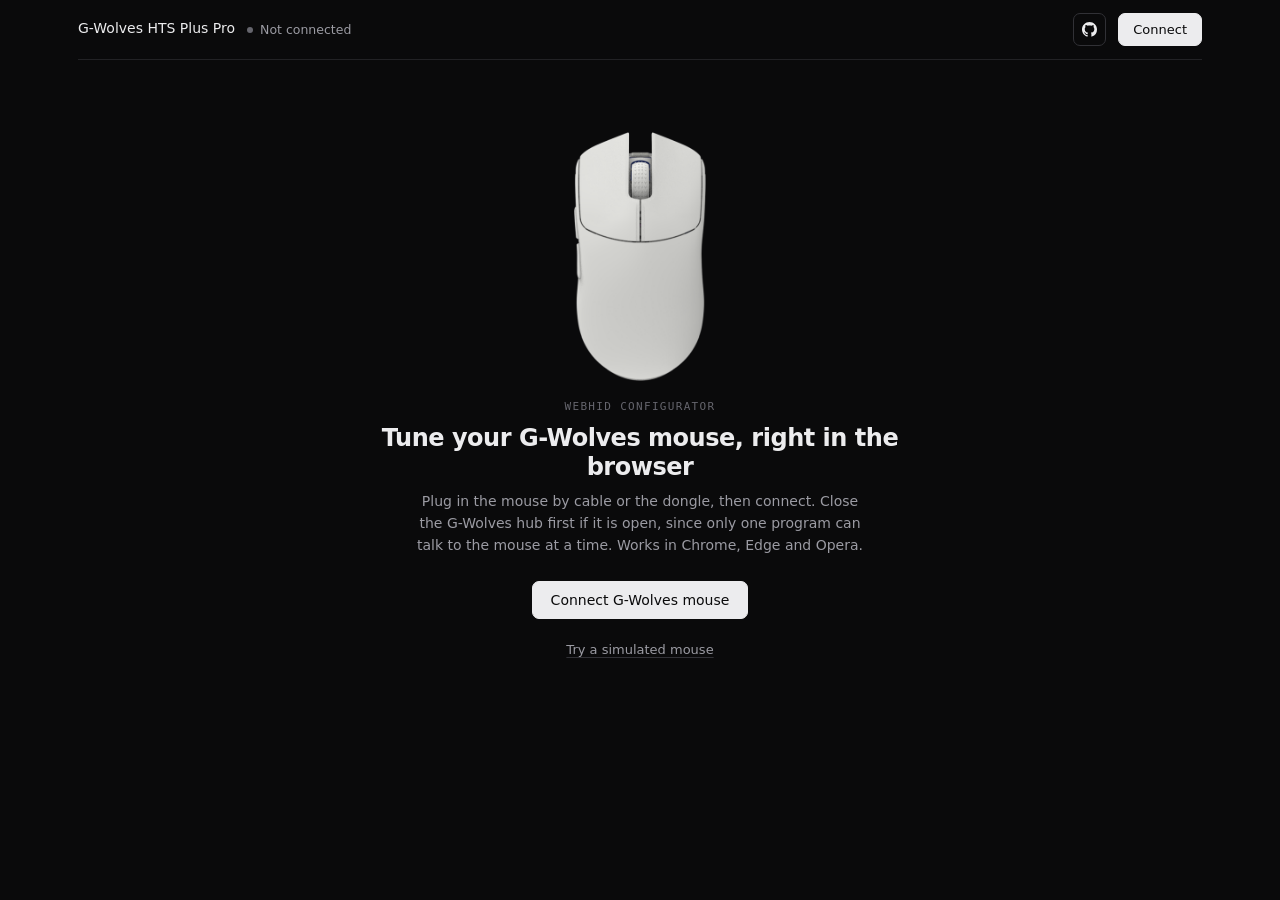
<file: gwolves/index.html>
<!DOCTYPE html>
<html lang="en">
<head>
<meta charset="utf-8">
<meta http-equiv="Content-Security-Policy" content="default-src 'none'; script-src 'unsafe-inline'; style-src 'self' 'unsafe-inline' https://fonts.googleapis.com; font-src https://fonts.gstatic.com; connect-src 'none'; base-uri 'none'; form-action 'none'; img-src 'self' data: https://bpcdn.atkgear.com">
<meta name="viewport" content="width=device-width,initial-scale=1">
<script>{const d=new URLSearchParams(location.search).get('demo');if(d!==null&&!['0','false','off','no'].includes(d.toLowerCase()))document.documentElement.classList.add('demo')}
try{const t=localStorage.getItem('openatk.theme');if(t)document.documentElement.dataset.theme=t.replace(/[^a-z]/g,'').slice(0,12)}catch{}
addEventListener('storage',e=>{if(e.key==='openatk.theme')document.documentElement.dataset.theme=String(e.newValue||'').replace(/[^a-z]/g,'').slice(0,12)});
addEventListener('message',e=>{if(e.source===parent&&e.origin===location.origin&&e.data&&e.data.type==='openatk-theme')document.documentElement.dataset.theme=String(e.data.theme).replace(/[^a-z]/g,'').slice(0,12)});
addEventListener('keydown',e=>{if((e.ctrlKey||e.metaKey)&&e.key==='k'&&parent!==window){e.preventDefault();parent.postMessage({type:'openatk-palette'},location.origin)}});</script>

<title>G-Wolves</title>
<link href="https://fonts.googleapis.com/css2?family=Inter:wght@400;500;600;700&family=IBM+Plex+Mono:wght@400;500&family=Space+Grotesk:wght@500;600;700&display=swap" rel="stylesheet">
<link rel="stylesheet" href="../ui.css">
<style>html.demo #hero{display:none}</style>
</head>
<body>
<div class="wrap">

<header>
  <div class="devhead" style="flex:1;min-width:0">
    <h1 id="devName">G-Wolves HTS Plus Pro</h1>
    <div class="status off" id="status">Not connected</div>
  </div>
  <a class="btn ghost icon" href="https://github.com/SunnybeeXD/OpenATK" target="_blank" rel="noopener noreferrer" aria-label="Source on GitHub" title="Source on GitHub"><svg viewBox="0 0 16 16" width="17" height="17" fill="currentColor" aria-hidden="true"><path d="M8 0C3.58 0 0 3.58 0 8c0 3.54 2.29 6.53 5.47 7.59.4.07.55-.17.55-.38 0-.19-.01-.82-.01-1.49-2.01.37-2.53-.49-2.69-.94-.09-.23-.48-.94-.82-1.13-.28-.15-.68-.52-.01-.53.63-.01 1.08.58 1.23.82.72 1.21 1.87.87 2.33.66.07-.52.28-.87.51-1.07-1.78-.2-3.64-.89-3.64-3.95 0-.87.31-1.59.82-2.15-.08-.2-.36-1.02.08-2.12 0 0 .67-.21 2.2.82.64-.18 1.32-.27 2-.27.68 0 1.36.09 2 .27 1.53-1.04 2.2-.82 2.2-.82.44 1.1.16 1.92.08 2.12.51.56.82 1.27.82 2.15 0 3.07-1.87 3.75-3.65 3.95.29.25.54.73.54 1.48 0 1.07-.01 1.93-.01 2.2 0 .21.15.46.55.38A8.012 8.012 0 0 0 16 8c0-4.42-3.58-8-8-8Z"/></svg></a>
  <button class="btn" id="connect">Connect</button>
</header>

<div class="demobar hidden" id="demoBar" role="status">
  <span id="demoText"><b>Demo mode.</b> This is a simulated mouse, not a real device. Nothing is sent to hardware.</span>
  <a href="../index.html" target="_top">Exit demo</a>
</div>

<div class="hero" id="hero">
  <div class="art" id="heroArt"></div>
  <div class="kicker">WebHID configurator</div>
  <h2>Tune your G-Wolves mouse, right in the browser</h2>
  <p>Plug in the mouse by cable or the dongle, then connect. Close the G-Wolves hub first if it is open,
     since only one program can talk to the mouse at a time. Works in Chrome, Edge and Opera.</p>
  <button class="btn" id="connect2">Connect G-Wolves mouse</button>
  <p style="margin:20px auto 0"><a href="?demo=1" id="demoLink" style="color:var(--dim);font-size:13px">Try a simulated mouse</a></p>
</div>

<div class="hero hidden" id="blocked">
  <h2 id="blockedTitle">This needs a desktop</h2>
  <p id="blockedText"></p>
  <p style="margin:6px auto 0;font-size:13px;color:var(--dim)">Look around anyway: <a href="?demo=1" style="color:var(--acc)">Wired demo</a> &middot; <a href="?demo=dongle" style="color:var(--acc)">Dongle demo</a></p>
</div>

<div id="app" class="hidden">
  <aside>
    <div class="devcard">
      <div class="art" id="devArt"></div>
      <div class="gauges">
        <div class="ring">
          <svg viewBox="0 0 96 96" aria-hidden="true"><circle class="trk" cx="48" cy="48" r="38"/><circle id="sBattBar" cx="48" cy="48" r="38"/></svg>
          <div class="mid"><div>
            <div class="v batt-row"><span id="sBatt">&mdash;</span></div>
            <div class="k">BATTERY</div></div></div>
        </div>
        <div class="minis">
          <div class="mini"><div class="k">DPI</div><div class="v" id="sDpi">&mdash;</div></div>
          <div class="mini"><div class="k">Polling</div><div class="v" id="sRate">&mdash;</div></div>
        </div>
      </div>
    </div>
    <nav class="tabs" id="tabs">
      <button data-tab="dpi" aria-pressed="true"><svg viewBox="0 0 24 24" width="18" height="18" fill="none" stroke="currentColor" stroke-width="2" stroke-linecap="round" aria-hidden="true"><path d="M4 7h10M18 7h2M4 17h4M12 17h8"/><circle cx="16" cy="7" r="2"/><circle cx="10" cy="17" r="2"/></svg>DPI</button>
      <button data-tab="mag" aria-pressed="false" id="magTab" class="hidden"><svg viewBox="0 0 24 24" width="18" height="18" fill="none" stroke="currentColor" stroke-width="2" stroke-linecap="round" stroke-linejoin="round" aria-hidden="true"><path d="M12 3v10"/><path d="m8 9 4 4 4-4"/><path d="M5 17h14M7 21h10"/></svg>Magnetic Settings</button>
      <button data-tab="perf" aria-pressed="false"><svg viewBox="0 0 24 24" width="18" height="18" fill="none" stroke="currentColor" stroke-width="2" stroke-linecap="round" stroke-linejoin="round" aria-hidden="true"><path d="M13 3 5 14h6l-1 7 8-11h-6Z"/></svg>Performance</button>
      <button data-tab="device" aria-pressed="false"><svg viewBox="0 0 24 24" width="18" height="18" fill="none" stroke="currentColor" stroke-width="2" stroke-linecap="round" aria-hidden="true"><rect x="7" y="7" width="10" height="10" rx="2"/><path d="M9 3v2M15 3v2M9 19v2M15 19v2M3 9h2M3 15h2M19 9h2M19 15h2"/></svg>Device</button>
    </nav>
    <p class="foot">Changes save to the mouse immediately. Not affiliated with G-Wolves.</p>
  </aside>

  <main>
    <section class="panel" data-panel="dpi">
      <div class="phead"><div><h2>DPI</h2><p id="dpiDesc">Mouse movement DPI. Pick a stage, then drag or type a value for it.</p></div></div>
      <div class="item">
        <div class="head"><div><div class="t">DPI Stage</div></div>
          <div class="erow" style="margin:0;flex:none"><button class="btn ghost" id="stageAdd">Add</button><button class="btn quiet" id="stageDel">Delete</button></div></div>
        <div class="seg" id="segStage"></div>
        <div class="slider" style="margin-top:18px">
          <input type="range" id="dpiX" min="50" max="40000" step="50" value="800" aria-label="DPI value">
          <output id="dpiXOut">800</output>
        </div>
        <div class="slider hidden" id="dpiYWrap" style="margin-top:12px">
          <input type="range" id="dpiY" min="50" max="40000" step="50" value="800" aria-label="DPI Y value">
          <output id="dpiYOut">800</output>
        </div>
        <div class="erow">
          <label>Value <input class="num" type="number" id="dpiXNum" min="50" max="40000" step="1" style="width:100px"></label>
          <label class="hidden" id="dpiYNumWrap">Y <input class="num" type="number" id="dpiYNum" min="50" max="40000" step="1" style="width:100px"></label>
          <div class="swatches" style="margin:0"><label class="swatch">Color<input type="color" id="stageColor" value="#ffffff"></label></div>
        </div>
      </div>
      <div class="item row">
        <div><div class="t">Separate X/Y DPI</div><div class="d">Off keeps the vertical value equal to the horizontal one.</div></div>
        <input type="checkbox" class="sw" id="dpiXY">
      </div>
    </section>

    <section class="panel hidden" data-panel="mag">
      <div class="phead"><div><h2>Magnetic Settings</h2><p>How far each click has to travel before it registers, and how fast it re-arms.</p></div></div>
      <p class="d" style="margin:-6px 2px 14px;color:var(--dim);font-size:13.5px">Lower trigger points click sooner but make accidental clicks more likely. The bar under each slider shows how far the button is pressed right now; it turns green once it passes the trigger point.</p>
      <div class="item" id="trigL">
        <div class="t" id="trigLTitle">Left Click Trigger Point</div>
        <div class="slider" style="margin-top:12px"><input type="range" id="trigLIn" min="1" max="20" step="1" value="1" aria-label="Left Click Trigger Point"><output id="trigLOut">-</output></div>
        <div class="d hidden" id="trigLNote" style="margin-top:8px;color:var(--warn)">The mouse did not return a valid value. Moving the slider sets one.</div>
        <div class="trk"><div class="depth" id="depL"><span>Left</span><i><b></b></i><em style="font-style:normal">0</em></div></div>
      </div>
      <div class="item" id="trigR">
        <div class="t" id="trigRTitle">Right Click Trigger Point</div>
        <div class="slider" style="margin-top:12px"><input type="range" id="trigRIn" min="1" max="20" step="1" value="1" aria-label="Right Click Trigger Point"><output id="trigROut">-</output></div>
        <div class="d hidden" id="trigRNote" style="margin-top:8px;color:var(--warn)">The mouse did not return a valid value. Moving the slider sets one.</div>
        <div class="trk"><div class="depth" id="depR"><span>Right</span><i><b></b></i><em style="font-style:normal">0</em></div></div>
      </div>
      <div class="item" id="rtItem">
        <div class="head"><div><div class="t">Rapid Trigger</div><div class="d" id="rtWarn">Re-arms the button as soon as it starts to rise, so repeat clicks register faster. &#9733;RT is factory-calibrated; changing it may cause double or dropped clicks.</div></div>
          <button class="btn ghost" id="rtToggle">Show</button></div>
        <div id="rtBody" class="hidden">
          <div class="item row inner" style="margin-top:14px"><div><div class="t" id="rtLTitle">Left Click Rapid Trigger</div></div><input type="checkbox" class="sw" id="rtLOn"></div>
          <div class="slider" style="margin-top:10px"><input type="range" id="rtLIn" min="1" max="10" step="1" value="1" aria-label="Left Click Rapid Trigger"><output id="rtLOut">-</output></div>
          <div class="item row inner" style="margin-top:18px"><div><div class="t" id="rtRTitle">Right Click Rapid Trigger</div></div><input type="checkbox" class="sw" id="rtROn"></div>
          <div class="slider" style="margin-top:10px"><input type="range" id="rtRIn" min="1" max="10" step="1" value="1" aria-label="Right Click Rapid Trigger"><output id="rtROut">-</output></div>
        </div>
      </div>
      <div class="item">
        <div class="t">Button Calibration</div>
        <div class="tips" id="calDongle"><span>&#9733;Please calibrate the magnetic switch in wired mode.</span></div>
        <div id="calWired">
          <div class="tips"><span class="red">&#9733;Only calibrate when your keys have problems. Before starting calibration, unplug the receiver and connect the mouse in wired mode</span></div>
          <div class="erow" style="margin-top:12px"><button class="btn ghost" id="calStart">Start Calibration</button></div>
        </div>
      </div>
    </section>

    <section class="panel hidden" data-panel="perf">
      <div class="phead"><div><h2>Performance</h2><p>Polling, sensor and tracking behaviour.</p></div></div>
      <div class="sect">Polling and sensor</div>
      <div class="item">
        <div class="t">Polling Rate</div>
        <div class="d">How many times a second the mouse reports to your PC. Higher cuts delay and looks smoother, but uses more battery and CPU. Drop back to 1K if a game stutters.</div>
        <div class="seg" id="segRate"></div>
      </div>
      <div class="item">
        <div class="t">Lift Off</div>
        <div class="d">How high you can lift the mouse before it stops tracking. Lower stops drift when you reposition; too low can drop tracking on soft pads.</div>
        <div class="seg" id="segLod"></div>
      </div>
      <div class="item row"><div><div class="t">Competitive Mode</div><div class="d">Switches the sensor to G-Wolves&rsquo; competitive tracking mode. G-Wolves doesn&rsquo;t publish exactly what changes, so try both and keep the one that feels better.</div></div><input type="checkbox" class="sw" id="comp"></div>
      <div class="sect">Motion processing</div>
      <div class="item row"><div><div class="t">Motion Sync</div><div class="d">Lines up sensor readings with USB reports so they arrive evenly spaced. Adds a small delay, on average about half a report interval.</div></div><input type="checkbox" class="sw" id="motion"></div>
      <div class="item row"><div><div class="t">Ripple Control</div><div class="d">Filters the small jitter sensors show at high DPI. Adds a little delay and can soften very small movements.</div></div><input type="checkbox" class="sw" id="ripple"></div>
      <div class="item row"><div><div class="t">Angle Snap</div><div class="d">Straightens movements that are close to horizontal or vertical. Good for drawing lines, usually unwanted in games.</div></div><input type="checkbox" class="sw" id="snap"></div>
      <div class="sect">Power</div>
      <div class="item">
        <div class="t">Sleep Time</div>
        <div class="d">The mouse sleeps after this long without use, and wakes when you move it.</div>
        <div class="slider"><input type="range" id="sleep" min="1" max="30" step="1" value="1" aria-label="Sleep Time"><output id="sleepOut">1 min</output></div>
      </div>
    </section>

    <section class="panel hidden" data-panel="device">
      <div class="phead"><div><h2>Device</h2><p>Firmware, link, sharing and diagnostics.</p></div></div>
      <div class="item" id="shareItem">
        <div class="t">Share settings</div>
        <div class="d">Save the current profile to a file or a short code, or load a set someone sent you. A preview lists what will change first.</div>
        <div class="erow">
          <button class="btn ghost" id="shareFile">Save to file</button>
          <button class="btn ghost" id="shareCopy">Copy share code</button>
          <label class="btn ghost" style="cursor:pointer">Load file<input type="file" id="shareLoad" accept=".json,application/json" hidden></label>
        </div>
        <textarea id="sharePaste" rows="2" spellcheck="false" aria-label="Paste a share code" placeholder="Or paste a share code here"
          style="width:100%;margin-top:12px;resize:vertical;background:var(--card);color:var(--ink);border:1px solid var(--line2);border-radius:6px;padding:10px 12px;font:12px/1.5 var(--mono)"></textarea>
        <div id="sharePreview" class="hidden" style="margin-top:12px">
          <div id="shareFrom" style="font-size:13px;color:var(--dim);margin-bottom:6px"></div>
          <ul id="shareList" style="margin:0 0 12px;padding-left:20px;font-size:13.5px"></ul>
          <div class="erow"><button class="btn" id="shareApply">Apply to this profile</button><button class="btn ghost" id="shareCancel">Cancel</button></div>
        </div>
      </div>
      <div class="item">
        <table class="kv" id="kv"></table>
        <div style="display:flex;gap:9px;margin-top:16px;flex-wrap:wrap">
          <button class="btn ghost" id="refresh">Refresh</button>
          <button class="btn ghost" id="togglelog">Show activity log</button>
          
        </div>
        <div id="log" class="hidden"></div>
      </div>
      <p style="color:var(--dimmer);font-size:13px;margin:6px 4px 0">Not included yet: button remapping, macros, lighting, debounce, profile switching from the page and the factory reset. Firmware updates are deliberately left out.</p>
    </section>
  </main>
</div>
</div>

<div class="modal hidden" id="calModal" role="dialog" aria-modal="true" aria-labelledby="calTitle">
  <div class="mbox">
    <h3 id="calTitle">Button Calibration</h3>
    <div class="tips" id="calTips" style="text-align:left;margin:0 0 14px">
      <span data-s="1">&#9733;1. Do not press any buttons until the white LED stops blinking and turns solid green.</span>
      <span data-s="2">&#9733;2. Press and hold both the left and right buttons fully for 2 seconds.</span>
      <span data-s="3">&#9733;3. Release both the left and right buttons.</span>
    </div>
    <div class="mbars" id="calBars">
      <div><span>Left</span><i><b id="calBarL"></b></i></div>
      <div><span>Right</span><i><b id="calBarR"></b></i></div>
    </div>
    <div class="mres hidden" id="calRes"></div>
    <div class="erow" style="justify-content:center"><button class="btn ghost hidden" id="calClose">Close</button></div>
  </div>
</div>

<div class="modal hidden" id="askModal" role="dialog" aria-modal="true" aria-labelledby="askTitle">
  <div class="mbox">
    <h3 id="askTitle"></h3>
    <div class="mstep" id="askText"></div>
    <div class="erow" style="justify-content:center"><button class="btn quiet" id="askYes">Confirm</button><button class="btn ghost" id="askNo">Cancel</button></div>
  </div>
</div>

<div id="toast"></div>
<script>
const $ = s => document.querySelector(s);
const QS = new URLSearchParams(location.search);
const EMBED = QS.get('embed') === '1';
if (EMBED) document.body.classList.add('embed');
const DEMO_RAW = QS.get('demo');
const DEMO = DEMO_RAW !== null && !['0', 'false', 'off', 'no'].includes(DEMO_RAW.toLowerCase());
const DEMO_KIND = DEMO ? DEMO_RAW.toLowerCase() : '';
const DEMO_DONGLE = DEMO_KIND === 'dongle';
if (DEMO) $('#demoLink').classList.add('hidden');

const VID = 0x33E4, PID_DONGLE = 0x3854;
const ALL_RATES = [125, 250, 500, 1000, 2000, 4000, 8000];
const RATE_CODE = { 1000: 0x01, 500: 0x02, 250: 0x04, 125: 0x08, 2000: 0x10, 4000: 0x20, 8000: 0x40 };
const RATE_REV = Object.fromEntries(Object.entries(RATE_CODE).map(([hz, v]) => [v, +hz]));
const rateLabel = hz => hz >= 1000 ? `${hz / 1000}K` : String(hz);
const L5 = [0.7, 0.9, 1.2, 1.4, 1.6], L3 = [0.7, 1, 2];
const MODELS = [
  { mid: 2, name: 'HTS Plus', pid: 0x5418, sensor: '3950', max: 32000, lods: L3 },
  { mid: 4, name: 'Lycan', pid: 0x4718, sensor: '3950', max: 32000, lods: L3 },
  { mid: 5, name: 'HTXU', pid: 0x5618, sensor: '3950', max: 32000, lods: L3 },
  { mid: 6, name: 'Lycan', pid: 0x4719, sensor: '3955', max: 40000, lods: L5 },
  { mid: 7, name: 'HTXU', pid: 0x5619, sensor: '3955', max: 40000, lods: L5 },
  { mid: 8, name: 'HTS Plus', pid: 0x5419, sensor: '3955', max: 40000, lods: L5 },
  { mid: 9, name: 'Fenrir Pro', pid: 0x3619, sensor: '3955', max: 40000, lods: L5 },
  { mid: 10, name: 'HTX Mini', pid: 0x2719, sensor: '3955', max: 40000, lods: L5 },
  { mid: 11, name: 'HTS Plus Pro', pid: 0x5219, sensor: '3955', max: 40000, lods: L5, magnetic: true },
  { mid: 12, name: 'WARG', pid: 0x4219, sensor: '3955', max: 40000, lods: L5 },
  { mid: 17, name: 'Fenrir Asym', pid: 0x3519, sensor: '3955', max: 40000, lods: L5 },
];
const byPid = pid => MODELS.find(m => m.pid === pid);
const byMid = mid => MODELS.find(m => m.mid === mid);
const FILTERS = [...MODELS.map(m => ({ vendorId: VID, productId: m.pid })), { vendorId: VID, productId: PID_DONGLE }];
const isOurs = d => d.vendorId === VID && (d.productId === PID_DONGLE || !!byPid(d.productId));
const devId = d => `${d.vendorId.toString(16)}:${d.productId.toString(16)}`;
const MAX_STAGES = 7, DPI_MIN = 50;
const STAGE_COLORS = [[255, 0, 0], [0, 0, 255], [0, 255, 0], [255, 0, 255], [255, 255, 0], [255, 255, 255], [255, 255, 0]];
const A = { rate: 0, stages: 2, active: 4, lod: 10, dpi: 12, color: 44, sleep: 173, motion: 171, snap: 175, ripple: 177, comp: 225,
  lTrig: 239, lRt: 241, rTrig: 245, rRt: 247, dpi3955: 0x1B00 };
const CMD = { eid: 1, battery: 4, set: 7, get: 8, profile: 14, setProfile: 15, fw: 18, calib: 46, notify: 10 };

const clamp = (v, lo, hi) => Math.min(hi, Math.max(lo, v));
const clampInt = (v, lo, hi, d) => { const n = Math.round(Number(v)); return Number.isFinite(n) ? clamp(n, lo, hi) : d; };
const hexToRgb = h => { const n = parseInt(h.slice(1), 16); return [(n >> 16) & 255, (n >> 8) & 255, n & 255]; };
const rgbToHex = c => '#' + c.map(v => (v & 255).toString(16).padStart(2, '0')).join('');
const sleep = ms => new Promise(r => setTimeout(r, ms));
const hex = a => Array.from(a).map(b => b.toString(16).padStart(2, '0')).join(' ');
const same = (a, b) => JSON.stringify(a) === JSON.stringify(b);
const RING = 238.76;

function log(cls, label, detail){
  const el = document.createElement('div');
  el.className = cls;
  el.textContent = `${new Date().toISOString().slice(11, 23)}  ${label}  ${detail ?? ''}`;
  $('#log').appendChild(el);
  if ($('#log').childElementCount > 400) $('#log').firstChild.remove();
  $('#log').scrollTop = $('#log').scrollHeight;
}
$('#togglelog').onclick = e => {
  const hid = $('#log').classList.toggle('hidden');
  e.target.textContent = hid ? 'Show activity log' : 'Hide activity log';
};
let toastTimer;
function toast(msg, bad){
  const t = $('#toast');
  t.textContent = msg;
  t.className = 'show' + (bad ? ' bad' : '');
  clearTimeout(toastTimer);
  toastTimer = setTimeout(() => t.className = '', 2400);
}
function ask(title, text, yes = 'Confirm'){
  return new Promise(res => {
    $('#askTitle').textContent = title; $('#askText').textContent = text; $('#askYes').textContent = yes;
    $('#askModal').classList.remove('hidden');
    const done = v => { $('#askModal').classList.add('hidden'); $('#askYes').onclick = $('#askNo').onclick = null; res(v); };
    $('#askYes').onclick = () => done(true); $('#askNo').onclick = () => done(false);
    $('#askNo').focus();
  });
}

const crcOf = (a, n) => { let t = 0; for (let i = 0; i < n; i++) t += a[i]; return (85 - t) & 255; };
const lodRaw = (model, mm) => model.lods.length <= 3 ? ({ 0.7: 3, 1: 1, 2: 2 })[mm] : model.lods.indexOf(mm) + 1;
const lodFromRaw = (model, raw) => model.lods.length <= 3 ? ({ 3: 0.7, 1: 1, 2: 2 })[raw] ?? null : (raw >= 1 && raw <= model.lods.length ? model.lods[raw - 1] : null);

function encodeRow(sensor, x, y){
  if (sensor === '3955'){
    const cx = x - 1, cy = y - 1, r = new Uint8Array(6);
    r[0] = cx & 255; r[1] = (cx >> 8) & 255; r[2] = cy & 255; r[3] = (cy >> 8) & 255;
    r[4] = ((cx >> 16) << 2) | ((cy >> 16) << 6); r[5] = crcOf(r, 5);
    return r;
  }
  const cx = x / 50 - 1, cy = y / 50 - 1, r = new Uint8Array(4);
  r[0] = cx & 255; r[1] = cy & 255; r[2] = ((cx >> 8) << 2) | ((cy >> 8) << 6); r[3] = crcOf(r, 3);
  return r;
}
function decodeRow(sensor, r){
  if (sensor === '3955'){
    const b = r[4];
    let x = r[0] + (r[1] << 8) + (((b & 12) >> 2) << 16), y = r[2] + (r[3] << 8) + (((b & 192) >> 6) << 16);
    x += 1; y += 1;
    if (b & 1) x *= 2;
    if (b & 2) x *= 2;
    return { x, y, ok: r[5] === crcOf(r, 5) };
  }
  const b = r[2];
  let x = (r[0] + (((b & 12) >> 2) << 8) + 1) * 50, y = (r[1] + (((b & 192) >> 6) << 8) + 1) * 50;
  if (b & 1) x *= 2;
  if (b & 2) x *= 2;
  return { x, y, ok: r[3] === crcOf(r, 3) };
}
const rowLen = sensor => sensor === '3955' ? 6 : 4;
const rowAddr = (sensor, i) => sensor === '3955' ? A.dpi3955 + 6 * i : A.dpi + 4 * i;

class Gw {
  constructor(dev, opts = {}){
    this.dev = dev;
    this.wired = dev.productId !== PID_DONGLE;
    this.model = this.wired ? byPid(dev.productId) : null;
    this.timeout = opts.timeout ?? 600;
    this.ready = false;
    this.lockWrites = false;
    this.tail = Promise.resolve();
    this.slot = null;
    this.s = { dpi: { stages: [], colors: [], active: 1 }, mag: { trig: [null, null], rt: [null, null], depth: [0, 0], depthSeen: false } };
    this.onChange = () => {};
    this.onFlag = () => {};
    this.onDepthRender = () => {};
    this.onDepth = null;
    this.listener = e => this.onInput(e);
    dev.addEventListener('inputreport', this.listener);
  }
  lock(fn){ const run = this.tail.then(() => fn()); this.tail = run.catch(() => {}); return run; }
  pack(cmd, addr = 0, len = 0, payload = []){
    const b = new Uint8Array(16);
    b[0] = cmd; b[2] = (addr >> 8) & 255; b[3] = addr & 255; b[4] = len;
    payload.forEach((v, i) => { b[5 + i] = v & 255; });
    b[15] = (85 - ((8 + b.slice(0, 15).reduce((a, c) => a + c, 0)) & 255)) & 255;
    return b;
  }
  onInput(e){
    if (e.reportId !== 8) return;
    const raw = new Uint8Array(e.data.buffer, e.data.byteOffset, e.data.byteLength);
    if (raw[0] === CMD.notify){
      const f = raw[5], st = this.s.mag;
      if (f === 0){
        st.depth = [raw[13] & 127, raw[14] & 127]; st.depthSeen = true;
        if (this.onDepth) this.onDepth(st.depth[0], st.depth[1]);
        this.onDepthRender();
      } else { log('rx', `notify ${f}`, hex(raw.subarray(0, 8))); this.onFlag(f); }
      return;
    }
    const sl = this.slot;
    if (sl && sl.cmd === raw[0]){ this.slot = null; clearTimeout(sl.t); log('rx', `cmd ${raw[0]}`, hex(raw.subarray(0, 12))); sl.res(raw.slice()); }
  }
  xfer(cmd, addr = 0, len = 0, payload = []){
    return this.lock(async () => {
      for (let attempt = 0; attempt < 3; attempt++){
        const p = new Promise(res => {
          const sl = { cmd, res, t: setTimeout(() => { if (this.slot === sl){ this.slot = null; res(null); } }, this.timeout) };
          this.slot = sl;
        });
        const b = this.pack(cmd, addr, len, payload);
        try {
          if (!this.dev.opened) await this.dev.open();
          log('tx', `cmd ${cmd}`, hex(b.subarray(0, 12)));
          await this.dev.sendReport(8, b);
        } catch (e){ if (this.slot){ clearTimeout(this.slot.t); this.slot = null; } log('er', 'io', String(e && e.message || e)); return null; }
        const r = await p;
        if (r) return r;
      }
      log('er', 'no answer', `cmd ${cmd}`);
      return null;
    });
  }
  guard(opts){
    if (!this.ready) throw new Error('not ready');
    if (this.lockWrites && !(opts && opts.cal)) throw new Error('calibrating');
  }
  async read(addr, len){
    const out = new Uint8Array(len);
    for (let o = 0; o < len; o += 10){
      const n = Math.min(10, len - o), r = await this.xfer(CMD.get, addr + o, n);
      if (!r) return null;
      out.set(r.subarray(5, 5 + n), o);
    }
    return out;
  }
  async write(addr, bytes, opts){
    this.guard(opts);
    for (let o = 0; o < bytes.length; o += 10){
      const part = Array.from(bytes.subarray ? bytes.subarray(o, o + 10) : bytes.slice(o, o + 10));
      if (!await this.xfer(CMD.set, addr + o, part.length, part)) throw new Error('no answer');
    }
  }
  async getPair(addr){
    const b = await this.read(addr, 2);
    if (!b) return null;
    return ((b[0] + b[1]) & 255) === 85 ? b[0] : -1;
  }
  setPair(addr, v){ return this.write(addr, Uint8Array.of(v & 255, (85 - v) & 255)); }

  async identify(){
    if (this.wired) return !!this.model;
    const r = await this.xfer(CMD.eid, 0, 8, Array.from({ length: 4 }, () => Math.floor(Math.random() * 256)));
    if (!r) return false;
    this.s.cap4k = r[11] === 1;
    const eid = r[10] === 0 ? 2 : r[10];
    this.model = byMid(eid) || null;
    this.s.eid = eid;
    return !!this.model;
  }
  async readFw(){ const r = await this.xfer(CMD.fw); return r ? `${r[5].toString(16)}.${r[6].toString(16).padStart(2, '0')}` : null; }
  async readBattery(){ const r = await this.xfer(CMD.battery); return r ? { pct: r[5], charging: r[6] === 1 } : null; }
  async readProfileNo(){ const r = await this.xfer(CMD.profile); return r ? r[5] + 1 : null; }

  async readStages(){
    const s = this.s, m = this.model, n = await this.getPair(A.stages);
    if (n == null || n < 1 || n > MAX_STAGES) return false;
    const rl = rowLen(m.sensor), stages = [];
    for (let i = 0; i < n; i++){
      const r = await this.read(rowAddr(m.sensor, i), rl);
      if (!r) return false;
      const d = decodeRow(m.sensor, r);
      stages.push({ x: d.x, y: d.y });
    }
    s.dpi.stages = stages;
    const cols = [];
    for (let i = 0; i < n; i++){
      const r = await this.read(A.color + 4 * i, 4);
      cols.push(r ? [r[0], r[1], r[2]] : [0, 0, 0]);
    }
    s.dpi.colors = cols;
    const a = await this.getPair(A.active);
    if (a != null && a >= 0) s.dpi.active = clamp(a + 1, 1, n);
    return true;
  }
  async readMag(){
    const m = this.s.mag;
    for (const [i, ta, ra] of [[0, A.lTrig, A.lRt], [1, A.rTrig, A.rRt]]){
      const t = await this.getPair(ta);
      m.trig[i] = t == null || t < 0 || t > 19 ? null : t + 1;
      const b = await this.read(ra, 2);
      m.rt[i] = b && ((b[0] + b[1]) & 255) === 85 && (b[0] & 15) <= 15 ? { on: (b[0] >> 7) === 1, v: b[0] & 15 } : null;
    }
  }
  async readProfile(){
    const s = this.s, m = this.model;
    const rate = await this.getPair(A.rate); if (rate != null) s.rate = RATE_REV[rate] ?? null;
    await this.readStages();
    const lod = await this.getPair(A.lod); if (lod != null) s.lod = lod < 0 ? null : lodFromRaw(m, lod);
    const mo = await this.getPair(A.motion); if (mo != null) s.motion = mo === 1;
    const sn = await this.getPair(A.snap); if (sn != null) s.snap = sn === 1;
    const ri = await this.getPair(A.ripple); if (ri != null) s.ripple = ri === 1;
    const co = await this.getPair(A.comp); if (co != null) s.comp = co === 1;
    const sl = await this.getPair(A.sleep); if (sl != null) s.sleep = sl <= 0 ? null : sl;
    if (m.magnetic) await this.readMag();
    this.onChange();
  }
  async readAll(){
    const s = this.s;
    const fw = await this.readFw();
    if (!fw) return 0;
    s.fw = fw;
    if (!await this.identify()){ s.idFail = true; return 2; }
    s.idFail = false;
    this.ready = true;
    const p = await this.readProfileNo(); if (p) s.profile = p;
    const b = await this.readBattery(); if (b) s.battery = b;
    await this.readProfile();
    return 1;
  }
  rates(){
    const cap = this.wired ? 8000 : this.s.cap4k ? 4000 : 8000;
    return ALL_RATES.filter(r => r <= cap);
  }
  setRate(hz){ return this.setPair(A.rate, RATE_CODE[hz]); }
  setLod(mm){ return this.setPair(A.lod, lodRaw(this.model, mm)); }
  setSleepMin(min){ return this.setPair(A.sleep, min * 6); }
  setActive(n){ return this.setPair(A.active, n - 1); }
  async setStageRow(i, x, y){ await this.write(rowAddr(this.model.sensor, i), encodeRow(this.model.sensor, x, y)); }
  async setStageColor(i, c){ await this.write(A.color + 4 * i, Uint8Array.of(c[0], c[1], c[2], crcOf(c, 3))); }
  setTrigger(side, ui){ return this.setPair(side ? A.rTrig : A.lTrig, ui - 1); }
  setRt(side, on, v){ return this.write(side ? A.rRt : A.lRt, Uint8Array.of(((on ? 1 : 0) << 7) | (v & 127), (85 - (((on ? 1 : 0) << 7) | (v & 127))) & 255)); }
  async startCalib(){
    this.guard({ cal: true });
    return this.xfer(CMD.calib, 0, 10, [1, 0, 3]);
  }
  close(){ this.dev.removeEventListener('inputreport', this.listener); }
}
let rm = null;

function makeDemo(){
  const kind = DEMO_KIND;
  const model = kind === 'plus' ? byMid(8) : kind === 'old' ? byMid(2) : byMid(11);
  const wired = !DEMO_DONGLE;
  const eidFail = QS.get('eidfail') === '1', badPair = QS.get('badpair') === '1', calFail = QS.get('calfail') === '1', drop = QS.get('drop') === '1';
  const mem = new Uint8Array(8192).fill(255);
  const pair = (a, v) => { mem[a] = v & 255; mem[a + 1] = (85 - v) & 255; };
  const st = { prof: 0, bat: 76, calibrated: false, calStarted: 0, writes: [] };
  const setRow = (i, x, y) => { const r = encodeRow(model.sensor, x, y); mem.set(r, rowAddr(model.sensor, i)); };
  pair(A.rate, 1); pair(A.stages, 4); pair(A.active, 0); pair(A.lod, lodRaw(model, model.lods[1] ?? 1));
  [400, 800, 1600, 3200].forEach((x, i) => { setRow(i, x, x); mem.set([...STAGE_COLORS[i], crcOf(STAGE_COLORS[i], 3)], A.color + 4 * i); });
  pair(A.sleep, 60); pair(A.motion, 1); pair(A.snap, 0); pair(A.ripple, 0); pair(A.comp, 0);
  pair(A.lTrig, 4); pair(A.rTrig, 4); pair(A.lRt, 0x80 | 3); pair(A.rRt, 0x80 | 3);
  if (badPair){ mem[A.lTrig] = 7; mem[A.lTrig + 1] = 7; }
  const dev = { vendorId: VID, productId: wired ? model.pid : PID_DONGLE, productName: 'G-Wolves ' + model.name, opened: false, _l: [],
    collections: [{ inputReports: [{ reportId: 8 }], featureReports: [], outputReports: [{ reportId: 8 }] }],
    async open(){ this.opened = true; }, async close(){ this.opened = false; },
    addEventListener(t, f){ if (t === 'inputreport') this._l.push(f); },
    removeEventListener(t, f){ this._l = this._l.filter(x => x !== f); },
    async sendReport(id, data){ handle(new Uint8Array(data.buffer ? data.buffer.slice(data.byteOffset, data.byteOffset + data.byteLength) : data)); } };
  const emit = u8 => { const ev = { reportId: 8, data: new DataView(u8.buffer.slice(0)) }; dev._l.forEach(f => f(ev)); };
  const notify = (flag, l = 0, r = 0) => { const d = new Uint8Array(16); d[0] = 10; d[5] = flag; d[13] = l; d[14] = r; emit(d); };
  const seen = {};
  function handle(q){
    const cmd = q[0];
    let sum = 0; for (let i = 0; i < 15; i++) sum += q[i];
    if (((85 - ((8 + sum) & 255)) & 255) !== q[15]){ st.badCrc = (st.badCrc || 0) + 1; return; }
    const key = cmd + ':' + q[2] + ':' + q[3];
    if (drop && !seen[key]){ seen[key] = 1; return; }
    const out = new Uint8Array(16); out.set(q.subarray(0, 5));
    const addr = (q[2] << 8) | q[3], len = q[4];
    switch (cmd){
      case 8: out.set(mem.subarray(addr, addr + len), 5); break;
      case 7: mem.set(q.subarray(5, 5 + len), addr); st.writes.push([addr, len]); out.set(q.subarray(5, 5 + len), 5); break;
      case 4: out[5] = st.bat; out[6] = 0; break;
      case 18: out[5] = 0x1; out[6] = 0x23; break;
      case 14: out[5] = st.prof; break;
      case 15: st.prof = q[5]; break;
      case 1: if (eidFail) return; out[10] = model.mid; out[11] = 0; break;
      case 46:
        st.calStarted++;
        if (!calFail && kind !== 'manual') setTimeout(() => notify(0, 40, 30), 300), setTimeout(() => notify(0, 100, 100), 500), setTimeout(() => notify(0, 0, 0), 700);
        break;
    }
    out[15] = (85 - ((8 + out.slice(0, 15).reduce((a, c) => a + c, 0)) & 255)) & 255;
    setTimeout(() => emit(out), 1);
  }
  if (QS.get('depth') === '1') setInterval(() => notify(0, 12, 0), 5);
  dev.__st = st; dev.__mem = mem; dev.__notify = notify; dev.__model = model; dev.__pair = pair;
  return dev;
}

const UI = { cal: false, calOpen: false, rtOpen: false };
$('#heroArt').innerHTML = $('#devArt').innerHTML = '<img src="../assets/gwolves/hts-plus-pro-white.png" alt="G-Wolves HTS Plus Pro">';

function showTab(name){
  for (const b of document.querySelectorAll('#tabs button')) b.setAttribute('aria-pressed', String(b.dataset.tab === name));
  for (const p of document.querySelectorAll('.panel')) p.classList.toggle('hidden', p.dataset.panel !== name);
}
for (const b of document.querySelectorAll('#tabs button')) b.onclick = () => showTab(b.dataset.tab);

function failToast(e, fallback = 'Could not save, try again'){
  const m = e && e.message;
  toast(m === 'not ready' ? 'The mouse has not answered yet. Wake it up and press Refresh.' : m === 'calibrating' ? 'Wait for the calibration to finish.' : fallback, 1);
}
function fillSeg(host, opts, pressed, onPick){
  const el = $(host); el.replaceChildren();
  for (const [value, label] of opts){
    const b = document.createElement('button');
    b.textContent = label; b.dataset.value = String(value);
    b.setAttribute('aria-pressed', String(String(pressed) === String(value)));
    b.onclick = async () => {
      if (!rm) return;
      el.classList.add('busy');
      try { await onPick(value, label); }
      catch (e) { failToast(e); }
      finally { el.classList.remove('busy'); show(); }
    };
    el.appendChild(b);
  }
}
async function commit(label, write, read, want, apply){
  try {
    await write();
    await sleep(20);
    const got = await read();
    if (got == null || got === -1){ toast(`${label}: no valid answer from the mouse`, 1); return false; }
    if (!same(got, want)){ toast(`${label}: the mouse kept ${typeof got === 'object' ? JSON.stringify(got) : got}`, 1); await refreshProfile(); return false; }
    if (apply) apply(got);
    return true;
  } catch (e) { failToast(e); return false; }
}
let showQueued = false;
function showSoon(){ if (showQueued) return; showQueued = true; requestAnimationFrame(() => { showQueued = false; if (rm) show(); }); }

const stageLabel = (st, xy) => xy ? `${st.x}/${st.y}` : String(st.x);
const snapDpi = v => { const m = rm.model; v = clampInt(v, DPI_MIN, m.max, 800); return m.sensor === '3955' ? v : clamp(Math.round(v / 50) * 50, 50, m.max); };
async function writeStages(stages, colors, active){
  const keepCount = stages.length;
  for (let i = 0; i < keepCount; i++) await rm.setStageRow(i, stages[i].x, stages[i].y);
  for (let i = 0; i < keepCount; i++) await rm.setStageColor(i, colors[i]);
  await rm.setPair(A.stages, keepCount);
  await rm.setActive(clamp(active, 1, keepCount));
}
function renderDpi(){
  const s = rm.s, d = s.dpi, stages = d.stages, max = rm.model.max;
  if (!stages.length){ $('#segStage').replaceChildren(); return; }
  if (d.xy == null) d.xy = stages.some(x => x.x !== x.y);
  const idx = clamp(d.active - 1, 0, stages.length - 1), st = stages[idx];
  for (const id of ['#dpiX', '#dpiY']) $(id).max = max;
  fillSeg('#segStage', stages.map((x, i) => [i + 1, stageLabel(x, d.xy)]), idx + 1, async n => {
    await commit('DPI Stage', () => rm.setActive(n), async () => { const a = await rm.getPair(A.active); return a == null || a < 0 ? a : a + 1; }, n, v => { d.active = v; });
    toast(`Stage ${n}: ${stageLabel(stages[n - 1], d.xy)}`);
  });
  const act = document.activeElement;
  if (act !== $('#dpiX') && act !== $('#dpiXNum')){ $('#dpiX').value = clamp(st.x, DPI_MIN, max); $('#dpiXNum').value = st.x; }
  if (act !== $('#dpiY') && act !== $('#dpiYNum')){ $('#dpiY').value = clamp(st.y, DPI_MIN, max); $('#dpiYNum').value = st.y; }
  $('#dpiXOut').textContent = st.x; $('#dpiYOut').textContent = st.y;
  $('#dpiYWrap').classList.toggle('hidden', !d.xy);
  $('#dpiYNumWrap').classList.toggle('hidden', !d.xy);
  $('#dpiXY').checked = d.xy;
  const col = d.colors[idx] && (d.colors[idx][0] || d.colors[idx][1] || d.colors[idx][2]) ? d.colors[idx] : STAGE_COLORS[idx % STAGE_COLORS.length];
  $('#stageColor').value = rgbToHex(col);
  $('#stageAdd').disabled = stages.length >= MAX_STAGES;
  $('#stageDel').disabled = stages.length <= 1;
  document.documentElement.style.setProperty('--stage', rgbToHex(col));
}
async function writeStage(x, y){
  const d = rm.s.dpi, idx = clamp(d.active - 1, 0, d.stages.length - 1);
  x = snapDpi(x); y = d.xy ? snapDpi(y) : x;
  const m = rm.model;
  try {
    await rm.setStageRow(idx, x, y);
    await sleep(20);
    const r = await rm.read(rowAddr(m.sensor, idx), rowLen(m.sensor));
    const got = r && decodeRow(m.sensor, r);
    if (!got || !got.ok) toast('DPI: the mouse did not return a valid value', 1);
    else if (got.x !== x || got.y !== y) toast(`DPI: the mouse kept ${got.x}/${got.y}`, 1);
    else { d.stages[idx] = { x, y }; toast(`DPI ${x}${d.xy ? '/' + y : ''}`); }
  } catch (e) { failToast(e); }
  show();
}
let dpiTimer;
function dpiInput(from){
  const d = rm.s.dpi;
  const xv = from === 'xnum' ? +$('#dpiXNum').value : +$('#dpiX').value;
  const yv = from === 'ynum' ? +$('#dpiYNum').value : +$('#dpiY').value;
  if (from === 'x' || from === 'xnum'){ $('#dpiXOut').textContent = xv; if (from === 'x') $('#dpiXNum').value = xv; else $('#dpiX').value = clamp(xv, DPI_MIN, rm.model.max); }
  if (from === 'y' || from === 'ynum'){ $('#dpiYOut').textContent = yv; if (from === 'y') $('#dpiYNum').value = yv; else $('#dpiY').value = clamp(yv, DPI_MIN, rm.model.max); }
  clearTimeout(dpiTimer);
  dpiTimer = setTimeout(() => { if (rm) writeStage(+$('#dpiXNum').value, d.xy ? +$('#dpiYNum').value : +$('#dpiXNum').value); }, from.endsWith('num') ? 50 : 260);
}
$('#dpiX').oninput = () => dpiInput('x');
$('#dpiY').oninput = () => dpiInput('y');
$('#dpiXNum').onchange = () => dpiInput('xnum');
$('#dpiYNum').onchange = () => dpiInput('ynum');
$('#stageColor').onchange = async e => {
  if (!rm) return;
  const d = rm.s.dpi, idx = clamp(d.active - 1, 0, d.stages.length - 1), c = hexToRgb(e.target.value);
  try {
    await rm.setStageColor(idx, c); await sleep(20);
    const r = await rm.read(A.color + 4 * idx, 3);
    if (r && same([r[0], r[1], r[2]], c)){ d.colors[idx] = c; toast('Stage color saved'); } else toast('Color: the mouse did not keep the value', 1);
  } catch (err) { failToast(err); }
  show();
};
$('#dpiXY').onchange = async e => {
  if (!rm) return;
  const d = rm.s.dpi, on = e.target.checked;
  try {
    if (!on) await writeStages(d.stages.map(x => ({ x: x.x, y: x.x })), d.colors, d.active);
    d.xy = on;
    await rm.readStages(); d.xy = on;
    toast(on ? 'X and Y set separately' : 'X and Y linked');
  } catch (err) { failToast(err); }
  show();
};
$('#stageAdd').onclick = async () => {
  if (!rm) return;
  const d = rm.s.dpi;
  if (d.stages.length >= MAX_STAGES) return;
  const idx = d.stages.length, stages = [...d.stages, { x: 1600, y: 1600 }], colors = [...d.colors, [...STAGE_COLORS[idx]]];
  try { await writeStages(stages, colors, idx + 1); const xy = d.xy; await rm.readStages(); d.xy = xy; toast(`Stage ${idx + 1} added`); } catch (e) { failToast(e); }
  show();
};
$('#stageDel').onclick = async () => {
  if (!rm) return;
  const d = rm.s.dpi;
  if (d.stages.length <= 1) return;
  const idx = clamp(d.active - 1, 0, d.stages.length - 1);
  const stages = d.stages.filter((_, i) => i !== idx), colors = d.colors.filter((_, i) => i !== idx);
  try { await writeStages(stages, colors, 1); const xy = d.xy; await rm.readStages(); d.xy = xy; toast('Stage deleted'); } catch (e) { failToast(e); }
  show();
};

const trigTitle = side => `${side ? 'Right' : 'Left'} Click Trigger Point`;
const depthClass = (depth, trig) => (trig != null && depth / 5 >= trig) ? 'depth ok' : 'depth';
function updateDepth(){
  if (!rm || !rm.model || !rm.model.magnetic) return;
  const m = rm.s.mag;
  for (const [i, k] of [[0, 'L'], [1, 'R']]){
    const dep = $(`#dep${k}`);
    dep.className = depthClass(m.depth[i], m.trig[i]) + (m.depthSeen ? '' : ' hidden');
    dep.querySelector('b').style.width = clamp(m.depth[i], 0, 100) + '%';
    dep.querySelector('em').textContent = m.depth[i];
  }
}
function renderMag(){
  const m = rm.s.mag, act = document.activeElement;
  for (const [i, k] of [[0, 'L'], [1, 'R']]){
    const t = m.trig[i];
    $(`#trig${k}Title`).textContent = t == null ? trigTitle(i) : `${trigTitle(i)}(${t})`;
    if (act !== $(`#trig${k}In`)) $(`#trig${k}In`).value = t ?? 1;
    $(`#trig${k}Out`).textContent = t ?? '-';
    $(`#trig${k}Note`).classList.toggle('hidden', t != null);
    const dep = $(`#dep${k}`);
    dep.classList.toggle('hidden', !m.depthSeen);
    dep.className = depthClass(m.depth[i], t) + (m.depthSeen ? '' : ' hidden');
    dep.querySelector('b').style.width = clamp(m.depth[i], 0, 100) + '%';
    dep.querySelector('em').textContent = m.depth[i];
    const rt = m.rt[i];
    $(`#rt${k}Title`).textContent = rt && rt.on ? `${i ? 'Right' : 'Left'} Click Rapid Trigger(${clamp(rt.v, 1, 10)})` : `${i ? 'Right' : 'Left'} Click Rapid Trigger`;
    $(`#rt${k}On`).checked = !!(rt && rt.on);
    if (act !== $(`#rt${k}In`)) $(`#rt${k}In`).value = clamp(rt ? rt.v : 1, 1, 10);
    $(`#rt${k}Out`).textContent = rt ? clamp(rt.v, 1, 10) : '-';
  }
  $('#rtItem').classList.toggle('hidden', !rm.wired);
  $('#rtBody').classList.toggle('hidden', !UI.rtOpen);
  $('#rtToggle').textContent = UI.rtOpen ? 'Hide' : 'Show';
  $('#calDongle').classList.toggle('hidden', rm.wired);
  $('#calWired').classList.toggle('hidden', !rm.wired);
}
for (const [i, k] of [[0, 'L'], [1, 'R']]){
  $(`#trig${k}In`).oninput = e => { $(`#trig${k}Out`).textContent = e.target.value; };
  $(`#trig${k}In`).onchange = async e => {
    if (!rm) return;
    const v = +e.target.value;
    if (await commit(trigTitle(i), () => rm.setTrigger(i, v), async () => { const g = await rm.getPair(i ? A.rTrig : A.lTrig); return g == null || g < 0 ? g : g + 1; }, v, g => { rm.s.mag.trig[i] = g; })) toast(`${i ? 'Right' : 'Left'} Click Trigger Point Set`);
    show();
  };
  const rtWrite = async () => {
    if (!rm || !rm.wired) return;
    const on = $(`#rt${k}On`).checked, v = +$(`#rt${k}In`).value;
    const addr = i ? A.rRt : A.lRt;
    const ok = await commit(`${i ? 'Right' : 'Left'} Click Rapid Trigger`, () => rm.setRt(i, on, v), async () => { const b = await rm.read(addr, 2); return b && ((b[0] + b[1]) & 255) === 85 ? { on: (b[0] >> 7) === 1, v: b[0] & 15 } : -1; }, { on, v }, g => { rm.s.mag.rt[i] = g; });
    if (ok) toast(`${i ? 'Right' : 'Left'} Click Rapid Trigger Set`);
    show();
  };
  $(`#rt${k}In`).oninput = e => { $(`#rt${k}Out`).textContent = e.target.value; };
  $(`#rt${k}In`).onchange = rtWrite;
  $(`#rt${k}On`).onchange = rtWrite;
}
$('#rtToggle').onclick = () => { UI.rtOpen = !UI.rtOpen; show(); };

function setTips(stage){
  for (const el of $('#calTips').children){
    const n = +el.dataset.s;
    el.className = stage >= n + 1 ? 'on' : '';
  }
}
const preventMenu = e => e.preventDefault();
async function startCal(){
  if (!rm || UI.cal || !rm.wired) return;
  UI.cal = true; UI.calOpen = true; rm.lockWrites = true;
  window.addEventListener('contextmenu', preventMenu);
  $('#calModal').classList.remove('hidden'); $('#calClose').classList.add('hidden'); $('#calRes').classList.add('hidden');
  for (const id of ['#calBarL', '#calBarR']) $(id).style.width = '0';
  setTips(1);
  let stage = 1, seen = false, last = Date.now();
  const finish = (ok, msg) => {
    window.removeEventListener('contextmenu', preventMenu);
    if (rm){ rm.onDepth = null; rm.lockWrites = false; }
    UI.cal = false;
    $('#calClose').classList.remove('hidden');
    const r = $('#calRes'); r.textContent = msg; r.className = 'mres ' + (ok ? 'ok' : 'bad');
    if (!UI.calOpen) toast(msg, !ok);
  };
  try {
    const r = await rm.startCalib();
    if (!r){ finish(false, 'The mouse did not answer. Wake it up and try again.'); return; }
    await sleep(rm.calWait);
    stage = 2; setTips(2); last = Date.now();
    const t0 = Date.now();
    rm.onDepth = (l, rr) => {
      seen = true; last = Date.now();
      $('#calBarL').style.width = clamp(l, 0, 100) + '%'; $('#calBarR').style.width = clamp(rr, 0, 100) + '%';
      if (stage === 2 && l >= 100 && rr >= 100){ stage = 3; setTips(3); }
      else if (stage === 3 && l === 0 && rr === 0){ stage = 4; setTips(4); }
    };
    while (stage < 4){
      await sleep(50);
      if (!rm){ UI.cal = false; return; }
      const now = Date.now();
      if (!seen && now - t0 > rm.calNoData){ finish(false, 'No live button readings arrived from the mouse, so the calibration could not be followed. Check the LED and try again.'); return; }
      if (now - t0 > rm.calMax || (seen && now - last > rm.calIdle)){ finish(false, 'Calibration Failed. Fully press and release both buttons as prompted, then try again.'); return; }
    }
    await rm.readMag(); show();
    finish(true, 'Calibration Successful. The page saw both buttons pressed fully and released; the mouse does not send a result of its own.');
  } catch { finish(false, 'Calibration Failed'); }
}
$('#calStart').onclick = async () => {
  if (!rm) return;
  if (await ask('Button Calibration', 'Only calibrate when your keys have problems. Keep the mouse plugged in by cable and follow the steps. Do not unplug it while it runs.', 'Start')) startCal();
};
$('#calClose').onclick = () => { UI.calOpen = false; $('#calModal').classList.add('hidden'); };

function renderPerf(){
  const s = rm.s, m = rm.model;
  fillSeg('#segRate', rm.rates().map(r => [r, rateLabel(r)]), s.rate, async hz => {
    if (await commit('Polling Rate', () => rm.setRate(hz), async () => { const v = await rm.getPair(A.rate); return v == null || v < 0 ? v : RATE_REV[v] ?? -1; }, hz, g => { s.rate = g; })) toast(`Polling Rate ${hz}Hz`);
  });
  fillSeg('#segLod', m.lods.map(v => [v, `${v}mm`]), s.lod, async v => {
    if (await commit('Lift Off', () => rm.setLod(v), async () => { const g = await rm.getPair(A.lod); return g == null || g < 0 ? g : lodFromRaw(m, g) ?? -1; }, v, g => { s.lod = g; })) toast(`Lift Off ${v}mm`);
  });
  $('#motion').checked = !!s.motion; $('#ripple').checked = !!s.ripple; $('#snap').checked = !!s.snap; $('#comp').checked = !!s.comp;
  const act = document.activeElement, min = s.sleep != null ? clamp(Math.round(s.sleep / 6), 1, 30) : null;
  if (act !== $('#sleep')) $('#sleep').value = min ?? 1;
  $('#sleepOut').textContent = min == null ? '-' : `${min} min`;
}
function bindToggle(sel, label, addr, key){
  $(sel).onchange = async e => {
    if (!rm) return;
    const on = e.target.checked;
    const ok = await commit(label, () => rm.setPair(addr, on ? 1 : 0), () => rm.getPair(addr), on ? 1 : 0, () => { rm.s[key] = on; });
    if (ok) toast(`${label} ${on ? 'ON' : 'OFF'}`); else e.target.checked = !on;
    show();
  };
}
bindToggle('#motion', 'Motion Sync', A.motion, 'motion');
bindToggle('#ripple', 'Ripple Control', A.ripple, 'ripple');
bindToggle('#snap', 'Angle Snap', A.snap, 'snap');
bindToggle('#comp', 'Competitive Mode', A.comp, 'comp');
$('#sleep').oninput = e => { $('#sleepOut').textContent = `${e.target.value} min`; };
$('#sleep').onchange = async e => {
  if (!rm) return;
  const v = +e.target.value * 6;
  if (await commit('Sleep Time', () => rm.setSleepMin(+e.target.value), () => rm.getPair(A.sleep), v, g => { rm.s.sleep = g; })) toast(`Sleep Time ${e.target.value} min`);
  show();
};

function renderDevice(){
  const s = rm.s, id = `${rm.dev.vendorId.toString(16)}:${rm.dev.productId.toString(16).padStart(4, '0')}`;
  const rows = [['Model', `G-Wolves ${rm.model.name}`], ['USB ID', id], ['Connection', rm.wired ? 'Wired' : 'Dongle']];
  if (s.fw) rows.push(['Firmware', s.fw]);
  if (s.profile) rows.push(['Profile', String(s.profile)]);
  if (s.battery) rows.push(['Battery', `${s.battery.pct}%${s.battery.charging ? ', charging' : ''}`]);
  if (rm.model.magnetic) rows.push(['Live button readings', s.mag.depthSeen ? 'Received' : 'Not seen yet']);
  if (DEMO) rows.unshift(['Mode', 'Demo: simulated, not a real device']);
  $('#kv').replaceChildren(...rows.map(([k, v]) => { const tr = document.createElement('tr'); for (const x of [k, v]){ const td = document.createElement('td'); td.textContent = String(x); tr.append(td); } return tr; }));
}
function show(){
  if (!rm || !rm.model) return;
  const s = rm.s;
  $('#devName').textContent = `G-Wolves ${rm.model.name}`;
  $('#magTab').classList.toggle('hidden', !rm.model.magnetic);
  const cur = document.querySelector('#tabs button[aria-pressed=true]');
  if (cur && cur.classList.contains('hidden')) showTab('dpi');
  const bar = $('#sBattBar'), pct = s.battery ? s.battery.pct : null;
  if (pct == null){ $('#sBatt').textContent = '-'; bar.style.strokeDashoffset = RING; }
  else {
    $('#sBatt').textContent = pct + '%';
    bar.style.strokeDashoffset = RING * (1 - clamp(pct, 0, 100) / 100);
    bar.style.stroke = pct < 20 ? '#f87171' : pct < 40 ? '#f5c451' : 'var(--acc)';
  }
  const d = s.dpi, st = d.stages[clamp(d.active - 1, 0, Math.max(0, d.stages.length - 1))];
  $('#sDpi').textContent = st ? st.x : '—';
  $('#sRate').textContent = s.rate ? rateLabel(s.rate) : '—';
  renderDpi(); if (rm.model.magnetic) renderMag(); renderPerf(); renderDevice();
}
async function refreshProfile(){ if (!rm) return; await rm.readProfile(); show(); }
async function refresh(){
  if (!rm) return 0;
  const xy = rm.s.dpi.xy;
  const ok = await rm.readAll();
  rm.s.dpi.xy = xy ?? rm.s.dpi.xy;
  show();
  return ok;
}
$('#refresh').onclick = async () => {
  const ok = await refresh();
  if (ok === 0) toast('The mouse did not answer. Move it to wake it up, then press Refresh.', 1);
  if (ok === 2) toast('Could not tell which G-Wolves model this is.', 1);
};

const NAME = () => $('#devName').textContent.slice(0, 80);
const SHARE_MAX = 200000;
const b64u = u8 => { let t = ''; for (const b of u8) t += String.fromCharCode(b); return btoa(t).replace(/\+/g, '-').replace(/\//g, '_').replace(/=+$/, ''); };
const unb64u = t => Uint8Array.from(atob(t.replace(/-/g, '+').replace(/_/g, '/')), c => c.charCodeAt(0));
async function deflate(u8){ return new Uint8Array(await new Response(new Blob([u8]).stream().pipeThrough(new CompressionStream('deflate-raw'))).arrayBuffer()); }
async function inflate(u8){
  const r = new Blob([u8]).stream().pipeThrough(new DecompressionStream('deflate-raw')).getReader();
  const parts = []; let n = 0;
  for (;;){
    const { done, value } = await r.read();
    if (done) break;
    n += value.length;
    if (n > SHARE_MAX * 4){ await r.cancel(); throw new Error('That share code is too large.'); }
    parts.push(value);
  }
  const out = new Uint8Array(n); let o = 0;
  for (const c of parts){ out.set(c, o); o += c.length; }
  return out;
}
async function encodeShare(cfg){
  const raw = new TextEncoder().encode(JSON.stringify(cfg));
  return typeof CompressionStream === 'function' ? 'OATK1.' + b64u(await deflate(raw)) : 'OATK0.' + b64u(raw);
}
async function decodeShare(text){
  const t = text.trim();
  if (t.length > SHARE_MAX) throw new Error('That share code is too large.');
  if (t[0] === '{') return JSON.parse(t);
  const m = /^OATK([01])\.([A-Za-z0-9_-]+)$/.exec(t);
  if (!m) throw new Error('That is not an OpenATK share code.');
  let u8 = unb64u(m[2]);
  if (m[1] === '1'){
    if (typeof DecompressionStream !== 'function') throw new Error('This browser cannot read compressed share codes.');
    u8 = await inflate(u8);
  }
  return JSON.parse(new TextDecoder().decode(u8));
}
function snapshot(){
  const s = rm.s, m = s.mag, c = {}, d = s.dpi;
  if (d.stages.length) c.dpi = { stages: d.stages.map(x => ({ x: x.x, y: x.y })), colors: d.colors.map(x => [...x]), active: d.active, xy: !!d.xy };
  if (s.rate) c.rate = s.rate;
  if (s.lod != null) c.lod = s.lod;
  for (const k of ['motion', 'ripple', 'snap', 'comp']) if (s[k] != null) c[k] = !!s[k];
  if (s.sleep != null) c.sleepMin = clamp(Math.round(s.sleep / 6), 1, 30);
  if (rm.model.magnetic){
    const side = i => { const o = {}; if (m.trig[i] != null) o.trig = m.trig[i]; if (m.rt[i]) o.rt = { on: m.rt[i].on, v: clamp(m.rt[i].v, 1, 10) }; return o; };
    c.mag = { l: side(0), r: side(1) };
  }
  return { app: 'openatk', v: 1, kind: 'gwolves', model: NAME(), made: new Date().toISOString().slice(0, 10), settings: c };
}
function planShare(cfg){
  if (!cfg || typeof cfg !== 'object' || cfg.app !== 'openatk' || cfg.v !== 1) throw new Error('That is not an OpenATK settings file.');
  if (cfg.kind !== 'gwolves') throw new Error(`That file is for a ${String(cfg.kind).slice(0, 20)}, not a G-Wolves mouse.`);
  const c = cfg.settings && typeof cfg.settings === 'object' ? cfg.settings : {};
  const steps = [], notes = [];
  const add = (label, run) => steps.push({ label, run });
  const bad = w => notes.push(`${w} was not valid and was skipped`);
  const isInt = (v, lo, hi) => Number.isInteger(v) && v >= lo && v <= hi;
  const m = rm.model;
  const bool = (key, label, addr) => { if (c[key] != null){ if (typeof c[key] === 'boolean') add(`${label} ${c[key] ? 'ON' : 'OFF'}`, () => rm.setPair(addr, c[key] ? 1 : 0)); else bad(label); } };
  if (c.rate != null){
    if (rm.rates().includes(c.rate)) add(`Polling Rate ${c.rate}Hz`, () => rm.setRate(c.rate));
    else if (ALL_RATES.includes(c.rate)) notes.push(`Polling Rate ${rateLabel(c.rate)} is not available on this connection and was skipped`); else bad('Polling Rate');
  }
  if (c.lod != null){
    if (m.lods.includes(c.lod)) add(`Lift Off ${c.lod}mm`, () => rm.setLod(c.lod)); else notes.push('Lift Off is not available on this model and was skipped');
  }
  bool('motion', 'Motion Sync', A.motion); bool('ripple', 'Ripple Control', A.ripple); bool('snap', 'Angle Snap', A.snap); bool('comp', 'Competitive Mode', A.comp);
  if (c.sleepMin != null){ if (isInt(c.sleepMin, 1, 30)) add(`Sleep Time ${c.sleepMin} min`, () => rm.setSleepMin(c.sleepMin)); else bad('Sleep Time'); }
  if (c.dpi != null){
    const d = c.dpi;
    const ok = d && typeof d === 'object' && Array.isArray(d.stages) && d.stages.length >= 1 && d.stages.length <= MAX_STAGES
      && d.stages.every(x => x && isInt(x.x, DPI_MIN, m.max) && isInt(x.y, DPI_MIN, m.max) && (m.sensor === '3955' || (x.x % 50 === 0 && x.y % 50 === 0))) && typeof d.xy === 'boolean';
    if (!ok) bad('DPI stages');
    else {
      const colors = Array.isArray(d.colors) && d.colors.length === d.stages.length && d.colors.every(x => Array.isArray(x) && x.length === 3 && x.every(v => isInt(v, 0, 255))) ? d.colors : d.stages.map((_, i) => STAGE_COLORS[i]);
      const active = isInt(d.active, 1, d.stages.length) ? d.active : 1;
      add(`DPI stages: ${d.stages.map(x => stageLabel(x, d.xy)).join(', ')}`, async () => { await writeStages(d.stages.map(x => ({ x: x.x, y: d.xy ? x.y : x.x })), colors, active); rm.s.dpi.xy = d.xy; });
    }
  }
  if (c.mag != null){
    if (!m.magnetic) notes.push('Magnetic settings were skipped: this mouse has no magnetic switches');
    else if (!c.mag || typeof c.mag !== 'object') bad('Magnetic Settings');
    else for (const [side, i] of [['l', 0], ['r', 1]]){
      const o = c.mag[side]; if (!o || typeof o !== 'object') continue;
      const name = i ? 'Right Click' : 'Left Click';
      if (o.trig != null){ if (isInt(o.trig, 1, 20)) add(`${name} Trigger Point ${o.trig}`, () => rm.setTrigger(i, o.trig)); else bad(`${name} Trigger Point`); }
      if (o.rt != null){
        if (!(o.rt && typeof o.rt.on === 'boolean' && isInt(o.rt.v, 1, 10))) bad(`${name} Rapid Trigger`);
        else if (!rm.wired) notes.push(`${name} Rapid Trigger needs a wired connection and was skipped`);
        else add(`${name} Rapid Trigger ${o.rt.on ? o.rt.v : 'OFF'}`, () => rm.setRt(i, o.rt.on, o.rt.v));
      }
    }
  }
  return { steps, notes, from: typeof cfg.model === 'string' ? cfg.model.slice(0, 80) : '', made: typeof cfg.made === 'string' ? cfg.made.slice(0, 10) : '' };
}
let pendingShare = null;
function showShare(plan){
  pendingShare = plan;
  const list = $('#shareList');
  list.replaceChildren();
  for (const st of plan.steps){ const li = document.createElement('li'); li.textContent = st.label; list.appendChild(li); }
  for (const n of plan.notes){ const li = document.createElement('li'); li.textContent = n; li.style.color = 'var(--warn)'; list.appendChild(li); }
  $('#shareFrom').textContent = plan.steps.length ? `Made on ${plan.from || 'a G-Wolves mouse'}${plan.made ? ', ' + plan.made : ''}. This will change:` : 'Nothing in that file can be applied to this mouse.';
  $('#shareApply').classList.toggle('hidden', !plan.steps.length);
  $('#sharePreview').classList.remove('hidden');
}
function clearShare(){ pendingShare = null; $('#sharePreview').classList.add('hidden'); $('#sharePaste').value = ''; $('#shareLoad').value = ''; }
async function loadShare(text){
  try { showShare(planShare(await decodeShare(text))); }
  catch (e){ pendingShare = null; $('#sharePreview').classList.add('hidden'); toast(e instanceof SyntaxError ? 'That is not a valid settings file.' : e.message, 1); }
}
const fileSafe = t => t.replace(/[^\w.-]+/g, '-').replace(/^-+|-+$/g, '').slice(0, 40) || 'gwolves';
$('#shareFile').onclick = () => {
  if (!rm) return;
  const a = document.createElement('a');
  a.href = URL.createObjectURL(new Blob([JSON.stringify(snapshot(), null, 1)], { type: 'application/json' }));
  a.download = `openatk-${fileSafe(NAME())}.json`;
  document.body.appendChild(a); a.click(); a.remove();
  setTimeout(() => URL.revokeObjectURL(a.href), 4000);
};
$('#shareCopy').onclick = async () => {
  if (!rm) return;
  const code = await encodeShare(snapshot());
  try { await navigator.clipboard.writeText(code); toast('Share code copied'); }
  catch { $('#sharePaste').value = code; $('#sharePaste').select(); toast('Copy the code from the box below'); }
};
$('#shareLoad').onchange = e => {
  const f = e.target.files[0];
  if (!f) return;
  if (f.size > SHARE_MAX){ toast('That file is too large.', 1); return; }
  const r = new FileReader();
  r.onload = () => loadShare(String(r.result));
  r.readAsText(f);
};
let pasteTimer;
$('#sharePaste').oninput = e => {
  clearTimeout(pasteTimer);
  const v = e.target.value.trim();
  if (!v){ $('#sharePreview').classList.add('hidden'); return; }
  pasteTimer = setTimeout(() => loadShare(v), 250);
};
$('#shareCancel').onclick = clearShare;
$('#shareApply').onclick = async () => {
  if (!pendingShare || !rm) return;
  const steps = pendingShare.steps;
  $('#shareApply').disabled = true;
  let failed = 0;
  for (const st of steps){ try { await st.run(); await sleep(60); } catch { failed++; } }
  $('#shareApply').disabled = false;
  clearShare();
  toast(failed ? `Applied ${steps.length - failed} of ${steps.length} settings` : `Applied ${steps.length} settings`, failed ? 1 : 0);
  await refreshProfile();
};

let batTimer, flagTimer;
function onFlag(f){
  if (UI.cal) return;
  clearTimeout(flagTimer);
  flagTimer = setTimeout(async () => {
    if (!rm || !rm.ready || UI.cal) return;
    if (f & 64){ const b = await rm.readBattery(); if (b && rm) rm.s.battery = b; }
    else if (f & 4){ const p = await rm.readProfileNo(); if (p && rm) rm.s.profile = p; await refreshProfile(); }
    else if (f & 3){ await refreshProfile(); }
    showSoon();
  }, 150);
}
async function attach(dev, opts = {}){
  if (!dev.opened) await dev.open();
  rm = new Gw(dev, opts);
  rm.calWait = opts.calWait ?? 2000; rm.calNoData = opts.calNoData ?? 8000; rm.calMax = opts.calMax ?? 90000; rm.calIdle = opts.calIdle ?? 30000;
  rm.onChange = showSoon; rm.onFlag = onFlag; rm.onDepthRender = () => { if (!rm.s.mag.depthSeenShown){ rm.s.mag.depthSeenShown = true; showSoon(); } else updateDepth(); };
  const r = await rm.readAll();
  if (r !== 1){
    toast(r === 2 ? 'Could not tell which G-Wolves model this dongle belongs to. Connect the mouse by cable once and try again.' : 'The mouse did not answer. Move it to wake it up, then press Connect again.', 1);
    const d = rm.dev; rm.close(); rm = null;
    try { await d.close(); } catch {}
    return;
  }
  $('#hero').classList.add('hidden');
  $('#app').classList.remove('hidden');
  $('#status').className = 'status';
  $('#status').innerHTML = DEMO ? '<b>Demo</b> · simulated' : '<b>Connected</b>';
  $('#connect').textContent = DEMO ? 'Exit demo' : 'Switch';
  $('#connect').classList.add('ghost');
  show();
  clearInterval(batTimer);
  batTimer = setInterval(async () => {
    if (!rm || document.hidden || UI.cal) return;
    const b = await rm.readBattery(); if (b && rm){ rm.s.battery = b; showSoon(); }
  }, 8000);
}
function disconnected(){
  clearInterval(batTimer);
  if (rm) rm.close();
  rm = null;
  $('#app').classList.add('hidden');
  $('#hero').classList.remove('hidden');
  $('#status').className = 'status off';
  $('#status').textContent = 'Not connected';
  $('#connect').textContent = 'Connect';
  $('#connect').classList.remove('ghost');
}
const hasReport8 = d => (d.collections || []).some(c => (c.inputReports || []).some(r => r.reportId === 8));
const pickDev = devs => devs.find(hasReport8);
async function connectDevices(picked){
  const all = (await navigator.hid.getDevices()).filter(isOurs);
  const pid = picked[0].productId;
  const dev = pickDev([...picked, ...all.filter(d => d.productId === pid)]);
  if (!dev) throw new Error('The command interface of the mouse was not found. Unplug it, plug it back in and choose it again.');
  if (rm){ try { await rm.dev.close(); } catch {} disconnected(); }
  await attach(dev);
}
async function connect(){
  if (DEMO){ location.href = '../index.html'; return; }
  if (!navigator.hid){ toast('This browser cannot talk to USB devices. Use Chrome, Edge or Opera on a computer.', 1); return; }
  try {
    const picked = await navigator.hid.requestDevice({ filters: FILTERS });
    if (!picked.length) return;
    await connectDevices(picked);
  } catch (e){ toast(e.message || 'Could not connect', 1); }
}
$('#connect').onclick = connect;
$('#connect2').onclick = connect;

const IS_MOBILE = navigator.userAgentData?.mobile === true || /Android|iPhone|iPad|iPod/i.test(navigator.userAgent);
async function autoConnect(){
  if (IS_MOBILE || !('hid' in navigator)){
    $('#hero').classList.add('hidden'); $('#blocked').classList.remove('hidden'); $('#connect').classList.add('hidden');
    $('#blockedText').textContent = IS_MOBILE
      ? 'Phones and tablets cannot talk to USB devices from a web page. Open this page on a computer, in Chrome, Edge or Opera.'
      : 'This browser cannot talk to USB devices. Open this page in Chrome, Edge or Opera.';
    return;
  }
  navigator.hid.addEventListener('disconnect', e => { if (rm && e.device === rm.dev) disconnected(); });
  try {
    const want = QS.get('d');
    const all = (await navigator.hid.getDevices()).filter(isOurs);
    const first = all.find(d => devId(d) === want && hasReport8(d)) ?? all.find(hasReport8);
    if (first) await attach(first);
  } catch {}
}

async function startDemo(){
  document.title += ' (demo)';
  $('#demoBar').classList.remove('hidden');
  const dev = makeDemo();
  window.__demo = dev;
  await attach(dev, { timeout: 200, calWait: 100, calNoData: QS.get('calfail') === '1' ? 700 : 8000, calIdle: 3000, calMax: 8000 });
}
if (DEMO) startDemo(); else autoConnect();
</script>
</body>
</html>
</file>
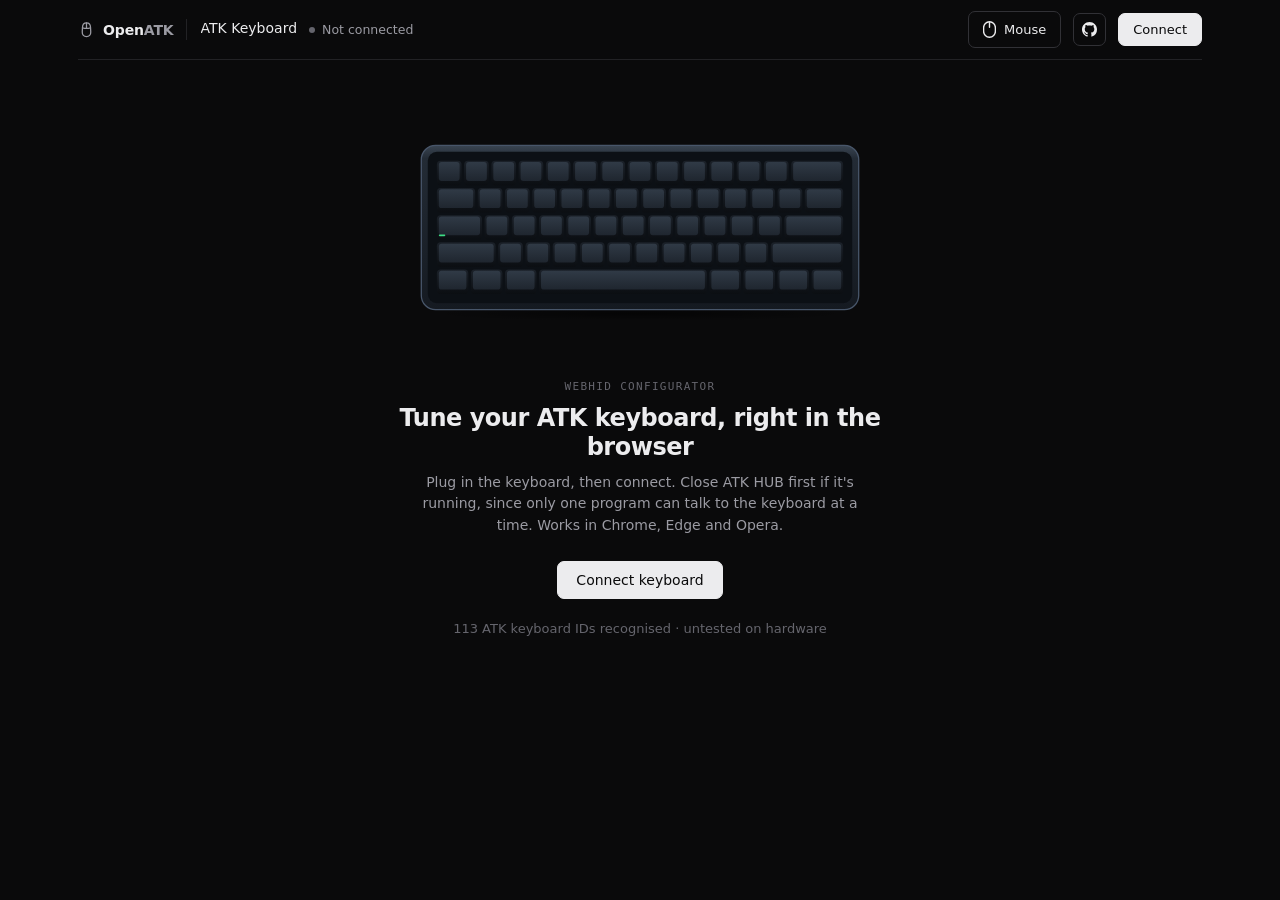
<file: keyboard/index.html>
<!DOCTYPE html>
<html lang="en">
<head>
<meta charset="utf-8">
<meta http-equiv="Content-Security-Policy" content="default-src 'none'; script-src 'unsafe-inline'; style-src 'self' 'unsafe-inline' https://fonts.googleapis.com; font-src https://fonts.gstatic.com; connect-src 'none'; base-uri 'none'; form-action 'none'; img-src 'self' data: https://bpcdn.atkgear.com">
<meta name="viewport" content="width=device-width,initial-scale=1">
<script>try{const t=localStorage.getItem('openatk.theme');if(t)document.documentElement.dataset.theme=t.replace(/[^a-z]/g,'').slice(0,12)}catch{}
addEventListener('storage',e=>{if(e.key==='openatk.theme')document.documentElement.dataset.theme=String(e.newValue||'').replace(/[^a-z]/g,'').slice(0,12)});
addEventListener('message',e=>{if(e.source===parent&&e.origin===location.origin&&e.data&&e.data.type==='openatk-theme')document.documentElement.dataset.theme=String(e.data.theme).replace(/[^a-z]/g,'').slice(0,12)});
addEventListener('keydown',e=>{if((e.ctrlKey||e.metaKey)&&e.key==='k'&&parent!==window){e.preventDefault();parent.postMessage({type:'openatk-palette'},location.origin)}});</script>

<title>OpenATK Keyboard</title>
<link href="https://fonts.googleapis.com/css2?family=Inter:wght@400;500;600;700&family=IBM+Plex+Mono:wght@400;500&family=Space+Grotesk:wght@500;600;700&display=swap" rel="stylesheet">
<link rel="stylesheet" href="../ui.css">
<style>
.hero .art.reel{max-width:440px;margin-left:auto;margin-right:auto}
.cols{display:grid;gap:0 36px;align-items:start}
.cols.two{grid-template-columns:repeat(2,minmax(0,1fr))}
select{width:100%}
.tachyon:hover{box-shadow:none}
.board{margin-bottom:8px;padding:0 0 18px}
#grid{display:flex;flex-direction:column;gap:4px;overflow-x:auto;padding:1px 1px 3px}
.krow{display:flex;gap:4px;min-width:680px}
.key{flex:1 1 0;min-width:0;border:1px solid var(--line);border-radius:6px;padding:5px 2px;cursor:pointer;color:var(--ink);
  background:var(--card);display:flex;flex-direction:column;align-items:center;justify-content:center;gap:3px;min-height:54px;
  font-family:inherit;transition:background-color .12s,border-color .12s}
.key:hover{border-color:var(--dimmer)}
.key em{font-style:normal;font-family:var(--mono);font-size:10px;color:var(--dimmer);line-height:1}
.key span{font-size:11.5px;font-weight:500;line-height:1.2;text-align:center;white-space:pre-line;overflow:hidden;max-width:100%}
.key i{font-style:normal;font-family:var(--mono);font-size:8.5px;color:var(--dimmer);line-height:1;white-space:nowrap;overflow:hidden;max-width:100%}
.key.sel{background:rgba(var(--acc-rgb),.14);border-color:var(--acc)}
.key.sel em,.key.sel i{color:var(--acc)}
#grid.plain .key em,#grid.plain .key i{display:none}
.board.plain #gridNote{display:none}
.gridbar{display:flex;flex-wrap:wrap;gap:8px;align-items:center;margin-top:14px}
.gridbar .count{margin-left:auto;font:400 12.5px var(--mono);color:var(--dim)}
.advh{margin:0 0 10px;font:500 11px/1 var(--mono);letter-spacing:.1em;text-transform:uppercase;color:var(--dimmer);display:flex;gap:10px;align-items:center}
.advh span{letter-spacing:0;text-transform:none;color:var(--dim);font-size:12px}
.advcard{display:flex;gap:12px;align-items:flex-start;width:100%;text-align:left;background:transparent;border:1px solid var(--line);
  border-radius:var(--r);padding:12px 14px;margin-bottom:8px;cursor:pointer;color:var(--ink);font-family:inherit;transition:border-color .12s}
.advcard:hover{border-color:var(--line2)}
.advcard[aria-pressed=true]{border-color:var(--dim);background:var(--card)}
.advcard b{display:block;font:600 13.5px/1.3 var(--sans)}
.advcard em{font-style:normal;display:block;font-size:12.5px;color:var(--dim);margin-top:3px}
.advcard .tag{flex:0 0 auto;min-width:44px;text-align:center;font:500 10px/1 var(--mono);color:var(--dim);border:1px solid var(--line2);
  border-radius:5px;padding:4px 6px;margin-top:1px}
.advrow{display:flex;gap:12px;align-items:center;padding:10px 0;border-bottom:1px solid var(--line)}
.advrow .who{flex:1;min-width:0;font-size:13.5px}
.advrow .who small{display:block;color:var(--dim);font-family:var(--mono);font-size:11.5px}
.advempty{color:var(--dimmer);font-size:13px;padding:16px;border-radius:var(--r);border:1px dashed var(--line2);text-align:center}
.modal .veil{position:absolute;inset:0}
.sheet .shead{display:flex;align-items:flex-start;gap:12px;margin-bottom:4px}
.sheet .shead div{flex:1;min-width:0}
.sheet .shead b{display:block;font:600 16px/1.3 var(--sans)}
.sheet .shead em{font-style:normal;display:block;font-size:12.5px;color:var(--dim);margin-top:4px}
.pick{margin:14px 0 4px;padding:9px 12px;border-radius:6px;font-size:13px;border:1px solid var(--line);color:var(--dim)}
.pick b{color:var(--ink);font-weight:600}
.pick.bad{color:var(--warn)}
.sheet .gridbar{margin-top:18px}
.field{display:flex;gap:10px;align-items:center;margin-top:10px}
.field label{flex:0 0 auto;width:104px;font-size:12.5px;color:var(--dim)}
.key.masked{opacity:.3;cursor:not-allowed}
.gpbody.blocked{opacity:.45;pointer-events:none}
.item .gpgroup{margin:16px 0 8px}
.gppal{display:grid;grid-template-columns:repeat(auto-fill,minmax(92px,1fr));gap:6px}
.gppal button{border:1px solid var(--line);border-radius:6px;background:var(--card);color:var(--ink);font:500 12px/1.25 var(--sans);
  padding:9px 6px;cursor:pointer;min-height:40px}
.gppal button:hover{border-color:var(--dimmer)}
.gppal button:disabled{opacity:.4;cursor:not-allowed}
.gpdesc{margin:8px 0 0;font-size:12.5px;color:var(--dim)}
.gpdesc b{color:var(--ink);font-weight:600}
.gpcurve{width:100%;max-width:520px;height:auto;border:1px solid var(--line);border-radius:var(--r);background:var(--card);margin-top:12px;display:block}
.gppre{display:grid;grid-template-columns:repeat(auto-fill,minmax(96px,1fr));gap:6px;margin-top:12px}
.gppre button{border:1px solid var(--line);border-radius:6px;background:var(--card);color:var(--dim);font:500 12px var(--sans);padding:6px;cursor:pointer}
.gppre button:hover{border-color:var(--dimmer);color:var(--ink)}
.gppre svg{display:block;width:100%;height:34px;margin-bottom:4px}
.gppts{display:grid;grid-template-columns:auto 1fr 1fr;gap:6px 10px;align-items:center;margin-top:12px;max-width:360px;font-size:12.5px;color:var(--dim)}
.gppts input{width:100%}
.gpdone{display:flex;flex-wrap:wrap;gap:8px;align-items:center}
.hyt{display:grid;grid-template-columns:repeat(auto-fill,minmax(112px,1fr));gap:8px;margin-top:12px}
.hyt button{border:1px solid var(--line);border-radius:var(--r);background:var(--card);color:var(--ink);font:500 12px/1.25 var(--sans);
  padding:8px 6px;cursor:pointer;display:flex;flex-direction:column;align-items:center;gap:6px}
.hyt button:hover{border-color:var(--dimmer)}
.hyt button:disabled{opacity:.4;cursor:not-allowed}
.hyt .pic{width:64px;height:64px;border-radius:8px;display:flex;align-items:center;justify-content:center;overflow:hidden;font-size:11px}
.hyt .mm{color:var(--dim);font-size:11px}
.hyt .pic img{width:100%;height:100%;object-fit:contain;display:block}
#grid .key i.swb{display:block;font-size:8px;padding:1px 3px;border-radius:3px;text-overflow:ellipsis}
#hyDone{margin-top:14px}
.hynote{margin:12px 0;padding:12px 14px;border:1px solid var(--line);border-radius:var(--r);background:var(--card);font-size:13px;color:var(--dim)}
.hynote b{display:block;color:var(--ink);margin-bottom:4px}
@media (max-width:1100px){.cols.two{grid-template-columns:1fr}}
</style>
</head>
<body>
<div class="wrap">

<header>
  <a class="brand" href="../index.html" aria-label="OpenATK">
    <span class="mark"><svg viewBox="0 0 24 24" width="20" height="20" fill="none" stroke="currentColor" style="color:var(--acc)" stroke-width="1.8" aria-hidden="true"><path d="M12 2.5c3.7 0 5.6 2.6 5.7 6.6l.3 6.4c.2 4.1-2.3 6.5-6 6.5s-6.2-2.4-6-6.5l.3-6.4C6.4 5.1 8.3 2.5 12 2.5Z"/><path d="M12 2.8v6.4M6.5 9.6c3.6 1 7.4 1 11 0" stroke-linecap="round"/></svg></span>
    <b>Open<span>ATK</span></b>
  </a>
  <div class="devhead" style="flex:1;min-width:0">
    <h1 id="devName">ATK Keyboard</h1>
    <div class="status off" id="status">Not connected</div>
  </div>
  <a class="btn ghost lead" href="../mouse/index.html" title="ATK mouse configurator"
     style="display:inline-flex;align-items:center;gap:8px"><svg viewBox="0 0 14 18" width="13" height="17" fill="none" stroke="currentColor" stroke-width="1.5" aria-hidden="true"><rect x=".65" y=".65" width="12.7" height="16.7" rx="6.35"/><path d="M7 1.6v5" stroke-linecap="round"/></svg><span class="lbl">Mouse</span></a>
  <a class="btn ghost icon" href="https://github.com/SunnybeeXD/OpenATK"
     target="_blank" rel="noopener noreferrer"
     aria-label="Source on GitHub" title="Source on GitHub"><svg viewBox="0 0 16 16" width="17" height="17" fill="currentColor" aria-hidden="true"><path d="M8 0C3.58 0 0 3.58 0 8c0 3.54 2.29 6.53 5.47 7.59.4.07.55-.17.55-.38 0-.19-.01-.82-.01-1.49-2.01.37-2.53-.49-2.69-.94-.09-.23-.48-.94-.82-1.13-.28-.15-.68-.52-.01-.53.63-.01 1.08.58 1.23.82.72 1.21 1.87.87 2.33.66.07-.52.28-.87.51-1.07-1.78-.2-3.64-.89-3.64-3.95 0-.87.31-1.59.82-2.15-.08-.2-.36-1.02.08-2.12 0 0 .67-.21 2.2.82.64-.18 1.32-.27 2-.27.68 0 1.36.09 2 .27 1.53-1.04 2.2-.82 2.2-.82.44 1.1.16 1.92.08 2.12.51.56.82 1.27.82 2.15 0 3.07-1.87 3.75-3.65 3.95.29.25.54.73.54 1.48 0 1.07-.01 1.93-.01 2.2 0 .21.15.46.55.38A8.012 8.012 0 0 0 16 8c0-4.42-3.58-8-8-8Z"/></svg></a>
  <button class="btn" id="connect">Connect</button>
</header>

<div class="demobar hidden" id="demoBar" role="status">
  <span><b>Demo mode.</b> This is a simulated keyboard, not a real device. Nothing is sent to hardware and nothing is saved.</span>
  <a href="../index.html" target="_top">Exit demo</a>
</div>

<div class="hero" id="hero">
  <div class="art reel" id="heroArt"></div>
  <div class="reelcap" id="heroCap"></div>
  <div class="kicker">WebHID configurator</div>
  <h2>Tune your ATK keyboard, right in the browser</h2>
  <p>Plug in the keyboard, then connect. Close ATK HUB first if it's running,
     since only one program can talk to the keyboard at a time. Works in Chrome, Edge and Opera.</p>
  <button class="btn" id="connect2">Connect keyboard</button>
  <p class="fine">113 ATK keyboard IDs recognised &middot; untested on hardware</p>
</div>

<div class="hero hidden" id="blocked">
  <div class="art reel" id="blockedArt"></div>
  <div class="reelcap" id="blockedCap"></div>
  <h2 id="blockedTitle">This needs a desktop</h2>
  <p id="blockedText">OpenATK talks to your keyboard over WebHID, which phones and tablets don't
     implement. Open this page on a computer, in Chrome, Edge or Opera.</p>
  <p class="hidden" id="blockedHint" style="margin:-8px auto 22px;color:var(--dimmer);font-size:13px"></p>
</div>

<div id="app" class="hidden">

  <aside>
    <div class="devcard">
      <div class="art wait" id="devArt"></div>
      <div class="skins hidden" id="devSkins"></div>
      <div class="minis">
        <div class="mini"><div class="k">Polling</div><div class="v" id="sRate">—</div></div>
        <div class="mini"><div class="k">Firmware</div><div class="v" id="sFw">—</div></div>
        <div class="mini"><div class="k">Keys</div><div class="v" id="sKeys">—</div></div>
        <div class="mini"><div class="k">Selected</div><div class="v" id="sSel">0</div></div>
      </div>
    </div>

    <nav class="tabs" id="tabs">
      <button data-tab="keys" aria-pressed="true"><svg viewBox="0 0 24 24" width="18" height="18" fill="none" stroke="currentColor" stroke-width="2" stroke-linecap="round" stroke-linejoin="round" aria-hidden="true"><rect x="3.5" y="4.5" width="17" height="15" rx="3.5"/><path d="M12 8.5v5.5M9.3 11.6 12 14.3l2.7-2.7"/></svg>Keys</button>
      <button data-tab="board" aria-pressed="false"><svg viewBox="0 0 24 24" width="18" height="18" fill="none" stroke="currentColor" stroke-width="2" stroke-linecap="round" stroke-linejoin="round" aria-hidden="true"><rect x="2.5" y="6" width="19" height="12" rx="2.5"/><path d="M6.5 10h.01M10 10h.01M13.5 10h.01M17 10h.01M8 14h8"/></svg>Keyboard</button>
      <button data-tab="adv" aria-pressed="false"><svg viewBox="0 0 24 24" width="18" height="18" fill="none" stroke="currentColor" stroke-width="2" stroke-linecap="round" stroke-linejoin="round" aria-hidden="true"><path d="M13 3 5.5 13H11l-1 8 7.5-10H12l1-8Z"/></svg>Advanced</button>
      <button data-tab="pad" id="padTab" class="hidden" aria-pressed="false"><svg viewBox="0 0 24 24" width="18" height="18" fill="none" stroke="currentColor" stroke-width="2" stroke-linecap="round" stroke-linejoin="round" aria-hidden="true"><rect x="2.5" y="7" width="19" height="11" rx="5"/><path d="M7.5 10.5v4M5.5 12.5h4M16 11.2h.01M18 13.8h.01"/></svg>Controller</button>
      <button data-tab="hybrid" id="hyTab" class="hidden" aria-pressed="false"><svg viewBox="0 0 24 24" width="18" height="18" fill="none" stroke="currentColor" stroke-width="2" stroke-linecap="round" stroke-linejoin="round" aria-hidden="true"><path d="M12 3 4 7.5v9L12 21l8-4.5v-9L12 3Z"/><path d="M12 12 4.5 7.8M12 12l7.5-4.2M12 12v8.5"/></svg>Hybrid Shaft</button>
      <button data-tab="light" aria-pressed="false"><svg viewBox="0 0 24 24" width="18" height="18" fill="none" stroke="currentColor" stroke-width="2" stroke-linecap="round" aria-hidden="true"><path d="M9 18h6M10 21h4M12 3a6 6 0 0 0-3.5 10.9c.6.5 1 1.2 1 2.1h5c0-.9.4-1.6 1-2.1A6 6 0 0 0 12 3Z"/></svg>Lighting</button>
      <button data-tab="device" aria-pressed="false"><svg viewBox="0 0 24 24" width="18" height="18" fill="none" stroke="currentColor" stroke-width="2" stroke-linecap="round" aria-hidden="true"><rect x="7" y="7" width="10" height="10" rx="2"/><path d="M10 3v4M14 3v4M10 17v4M14 17v4M3 10h4M3 14h4M17 10h4M17 14h4"/></svg>Device</button>
    </nav>
    <p class="foot">Changes save to the keyboard immediately.
      &middot; <a href="../mouse/index.html">Mouse configurator</a></p>
  </aside>

  <main>

    <section class="panel" data-panel="keys">
      <div class="phead"><div><h2>Keys</h2><p>Pick keys on the board, then set how deep they trigger and how fast they reset.</p></div></div>
      <div class="boardslot"><div class="board" id="board"><div id="grid"></div>
        <div class="gridbar">
          <button class="btn ghost" id="selAll">Select all</button>
          <button class="btn ghost" id="selInvert">Invert</button>
          <button class="btn ghost" id="selWasd">WASD</button>
          <button class="btn ghost" id="selClear">Clear</button>
          <button class="btn ghost" id="rereadKeys">Re-read</button>
          <span class="count" id="selCount">No keys selected</span>
        </div>
        <p class="note" id="gridNote"></p></div></div>
    

    <div class="cols two">
      <div class="item">
        <div class="t">Trigger travel</div>
        <div class="d">How far a key goes down before it registers. Shorter reacts sooner but misfires more easily, for example when a finger rests on a key.</div>
        <div class="slider">
          <span class="lbl">Travel</span>
          <input type="range" id="travel" min="0.1" max="3.4" step="0.01" value="1.5">
          <output id="travelOut">1.500</output>
        </div>
        <div class="gridbar">
          <button class="btn ghost" id="applyTravel">Apply to selection</button>
        </div>
      </div>

      <div class="item">
        <div class="t">Rapid trigger</div>
        <div class="d">Releases a key as soon as it starts to rise and presses it again as soon as it goes back down, instead of waiting for it to cross the fixed trigger point. Great for fast taps and strafing. Smaller values react faster but are twitchier.</div>
        <label class="inline" style="margin-top:12px">
          <input type="checkbox" class="sw" id="rtOn"> Enable on selected keys
        </label>
        <div class="slider">
          <span class="lbl">Press</span>
          <input type="range" id="rtPress" min="0.01" max="3.4" step="0.01" value="0.5">
          <output id="rtPressOut">0.500</output>
        </div>
        <div class="slider">
          <span class="lbl">Lift</span>
          <input type="range" id="rtRelease" min="0.01" max="3.4" step="0.01" value="0.5">
          <output id="rtReleaseOut">0.500</output>
        </div>
        <p class="note">Top slider is press (trigger), bottom is lift (reset).</p>
        <div class="gridbar">
          <button class="btn ghost" id="applyRt">Apply to selection</button>
        </div>
      </div>
    </div>

    <div class="cols two">
      <div class="item">
        <div class="t">Dead zone</div>
        <div class="d">Press down ignores the very top of the travel, so a resting finger or a knock on the desk can&rsquo;t trigger a key. Lift up ignores small rises near the bottom, so a held key doesn&rsquo;t drop out when your finger wobbles. Bigger values are safer but react later.</div>
        <div class="gridbar" style="margin-top:12px">
          <label class="inline">Press down
            <input type="number" id="dzTop" min="0" max="1" step="0.01" value="0.3"></label>
          <label class="inline">Lift up
            <input type="number" id="dzBottom" min="0" max="1" step="0.01" value="0.3"></label>
          <button class="btn ghost" id="applyDz">Save</button>
        </div>
      </div>
      <div>
        <div class="item row">
          <div>
            <div class="t">Extreme mode</div>
            <div class="d">Lets rapid trigger and travel use 0.001 mm steps instead of the keyboard&rsquo;s normal step size.</div>
          </div>
          <input type="checkbox" class="sw" id="gameMode">
        </div>
        <div class="item row tachyon" title="Unlock Tachyon mode for just $5">
          <div>
            <div class="t">Tachyon mode <span class="price">$5</span></div>
            <div class="d">Registers your keypress before you press it. Rapid trigger at 0.000 mm, faster than light.</div>
          </div>
          <input type="checkbox" class="sw" id="tachyonMode" disabled aria-label="Tachyon mode (locked)">
        </div>
      </div>
    </div>
  </section>

    <section class="panel hidden" data-panel="board">
      <div class="phead"><div><h2>Keyboard</h2><p>Layout switches, anti-ghosting, polling and power.</p></div></div>
    <div class="cols two">
      <div>
        <div class="item row">
          <div><div class="t">MAC mode</div>
            <div class="d">Switch to the macOS key layout.</div></div>
          <input type="checkbox" class="sw" id="macMode">
        </div>
        <div class="item row">
          <div><div class="t">Exchange WASD</div>
            <div class="d">Swap WASD with the arrow keys.</div></div>
          <input type="checkbox" class="sw" id="exchangeWasd">
        </div>
        <div class="item row">
          <div><div class="t">Win key lock</div>
            <div class="d">Blocks the Win key so it can't interrupt a game.</div></div>
          <input type="checkbox" class="sw" id="winLock">
        </div>
        <div class="item row">
          <div><div class="t">Anti-accidental touch</div>
            <div class="d">Suppresses triggers from desk knocks and switch tolerance.</div></div>
          <input type="checkbox" class="sw" id="bottomOpt">
        </div>
        <div class="item row">
          <div><div class="t">AI match</div>
            <div class="d">Compensates for contact failure caused by switch tolerance.</div></div>
          <input type="checkbox" class="sw" id="aiMatch">
        </div>
      </div>
      <div>
        <div class="item">
          <div class="t">Anti-ghosting</div>
          <div class="d">Smart Detect suits daily use. Force 6-Key helps with BIOS,
            consoles and legacy systems.</div>
          <div class="seg" id="segNkro"></div>
        </div>
        <div class="item">
          <div class="t">Polling rate</div>
          <div class="d">How many times a second the keyboard reports to your PC. Higher cuts delay but uses more power and CPU.</div>
          <div class="seg" id="segRate"></div>
        </div>
        <div class="item">
          <div class="t">Sleep after</div>
          <div class="d">Idle time before the keyboard sleeps to save power.</div>
          <div class="seg" id="segSleep"></div>
        </div>
      </div>
    </div>
  </section>

    <section class="panel hidden" data-panel="adv">
      <div class="phead"><div><h2>Advanced keys</h2><p>Two-key and multi-function behaviours. Select keys on the board, then pick a type.</p></div></div>
      <div class="boardslot"></div>
    <div class="cols two">
      <div>
        <h3 class="advh">Add advanced key</h3>
        <div id="advTypes"></div>
              </div>
      <div>
        <h3 class="advh">Configured <span id="advCount">0 / 20</span></h3>
        <div id="advList"></div>
        <div class="gridbar">
          <button class="btn ghost" id="advRefresh">Re-read slots</button>
        </div>
        <p class="note">RS, SOCD and OKS share these 20 slots. MT, TGL and DKS are
           written to their own tables and are not listed here.</p>
      </div>
    </div>
  </section>

    <section class="panel hidden" data-panel="pad">
      <div class="phead"><div><h2>Controller Mode</h2><p>Make the keyboard act as a gamepad. Keys output buttons, triggers and stick directions.</p></div></div>
      <div class="item row">
        <div><div class="t">Simulated gamepad switch</div>
          <div class="d">Turn the simulated gamepad on or off. Settings below apply while it is on.</div></div>
        <input type="checkbox" class="sw" id="gpEnabled" aria-label="Simulated gamepad switch">
      </div>
      <div class="heads hidden" id="gpGone"><span>&#9888;</span><div><b>The keyboard is restarting</b>
        Changing the input mode makes the keyboard disconnect. Writes are paused. Press Connect to reconnect it.</div></div>
      <div class="seg" id="segGpTab"></div>
      <p class="note hidden" id="gpOffNote">Turn the simulated gamepad switch on first to configure mappings and sticks.</p>
      <div class="gpbody" id="gpBody">
      <div id="gpMapPane">
        <div class="boardslot"></div>
        <div class="cols two">
          <div>
            <div class="item">
              <div class="t">Input mode</div>
              <div class="d">How the PC sees the keyboard. Changing it restarts the keyboard.</div>
              <div class="seg" id="segGpMode"></div>
            </div>
            <div class="item">
              <div class="t">Key output mode</div>
              <select id="gpKeyOut" style="margin-top:10px"></select>
              <p class="gpdesc"><b>Normal.</b> Mixed input between mapped keys and keyboard key values.</p>
              <p class="gpdesc"><b>Override Mapped Keys.</b> Mapped gamepad buttons override keyboard key values. Mapped keys have higher priority than keyboard key values.</p>
              <p class="gpdesc"><b>Disable All.</b> Disable keyboard input. Only mapped gamepad buttons can output in this mode. It is recommended to set a Select/Start button or shortcut to switch the keyboard back, so you can exit a game.</p>
            </div>
            <div class="item">
              <div class="t">Assign to selected keys</div>
              <div class="d" id="gpHint">Select keys on the board, then pick a target. Dimmed keys already have a remap or advanced binding and cannot be mapped.</div>
              <h3 class="advh gpgroup">Buttons and triggers</h3><div class="gppal" id="gpPalB"></div>
              <h3 class="advh gpgroup">Joystick</h3><div class="gppal" id="gpPalS"></div>
            </div>
          </div>
          <div>
            <h3 class="advh">Configured keys <span id="gpCount">0</span></h3>
            <div id="gpList"></div>
            <div class="gridbar"><button class="btn ghost" id="gpClear">Clear all mappings</button>
              <button class="btn ghost" id="gpReread">Re-read</button></div>
          </div>
        </div>
      </div>
      <div id="gpStickPane" class="hidden">
        <div class="cols two">
          <div>
            <div class="item">
              <div class="t">Curve</div>
              <div class="d">Output value against key press depth. Four control points per curve.</div>
              <div class="seg" id="segGpCurve"></div>
              <svg class="gpcurve" id="gpCurveSvg" viewBox="0 0 520 260" role="img" aria-label="Response curve"></svg>
              <div class="gppts" id="gpPts"></div>
              <div class="gridbar"><button class="btn ghost" id="gpApplyPts">Apply points</button></div>
            </div>
          </div>
          <div>
            <div class="item">
              <div class="t">Preset curves</div>
              <div class="gppre" id="gpPresets"></div>
              <p class="note">A preset replaces the curve selected on the left.</p>
            </div>
            <div class="item">
              <div class="t">Stick settings</div>
              <div class="seg" id="segGpStick"></div>
              <div class="slider">
                <span class="lbl">Synthetic angle</span>
                <input type="range" id="gpAngle" min="0" max="90" step="1" value="45">
                <output id="gpAngleOut">45</output>
              </div>
              <div class="item row">
                <div><div class="t">Square gate output</div></div>
                <input type="checkbox" class="sw" id="gpSquare" aria-label="Square gate output">
              </div>
              <div class="item row">
                <div><div class="t">Extreme priority stick</div></div>
                <input type="checkbox" class="sw" id="gpExtreme" aria-label="Extreme priority stick">
              </div>
            </div>
          </div>
        </div>
      </div>
      </div>
    </section>

    <section class="panel hidden" data-panel="hybrid">
      <div class="phead"><div><h2>Hybrid Shaft</h2><p>Tell the keyboard which switch type sits under each key.</p></div></div>
      <div class="boardslot"></div>
      <div class="hynote"><b>Precautions for Axis Replacement</b>Please replace the shaft on the keyboard first, then switch to the corresponding shaft below. After the settings are complete, you need to re-calibrate the shaft to avoid the influence of shaft type differences</div>
      <div class="item">
        <div class="t">Axis Selection</div>
        <div class="d" id="hyHint">Select keys on the board, then pick a switch. Dimmed keys have an advanced binding and cannot be changed.</div>
        <div class="hyt" id="hyTiles"></div>
        <p class="note hidden" id="hyDone">Switch type updated. Re-calibrate the keyboard before use. This page does not send a calibration command.</p>
      </div>
    </section>

    <section class="panel hidden" data-panel="light">
      <div class="phead"><div><h2>Lighting</h2><p>Backlight, zones and indicator colours.</p></div></div>
    <div class="heads">
      <span>&#9888;</span>
      <div><b>Lighting may read wrong on connect</b>
        Some boards do not report their current effect, brightness or colour, so the
        controls below can show stale or default values when the page opens. Moving a
        control writes the real value to the keyboard.</div>
    </div>
    <div class="cols two">
      <div class="item">
        <div class="t">Back lamp</div>
        <div class="d">Main per-key backlight.</div>
        <div style="margin-top:12px"><select id="effect"></select></div>
        <div class="slider">
          <span class="lbl">Brightness</span>
          <input type="range" id="brightness" min="0" max="100" step="1" value="50">
          <output id="brightnessOut">50</output>
        </div>
        <div class="slider">
          <span class="lbl">Speed</span>
          <input type="range" id="speed" min="0" max="255" step="1" value="128">
          <output id="speedOut">128</output>
        </div>
        <div class="gridbar">
          <label class="inline">Colour <input type="color" id="color" value="#ffffff"></label>
          <label class="inline"><input type="checkbox" class="sw" id="colorful"> Full colour</label>
        </div>
      </div>

      <div class="item">
        <div class="t">Zone lighting</div>
        <div class="d">Logo, side, front and button zones, where the model has them.</div>
        <div style="margin-top:12px">
          <select id="zone">
            <option value="logo">Logo light</option>
            <option value="side">Side light</option>
            <option value="front">Front light</option>
            <option value="button">Button light</option>
          </select>
        </div>
        <div style="margin-top:10px"><select id="zoneEffect"></select></div>
        <div class="slider">
          <span class="lbl">Brightness</span>
          <input type="range" id="zoneBrightness" min="0" max="100" step="1" value="50">
          <output id="zoneBrightnessOut">50</output>
        </div>
        <div class="slider">
          <span class="lbl">Speed</span>
          <input type="range" id="zoneSpeed" min="0" max="100" step="1" value="50">
          <output id="zoneSpeedOut">50</output>
        </div>
        <div class="gridbar">
          <label class="inline">Colour <input type="color" id="zoneColor" value="#ffffff"></label>
        </div>
      </div>
    </div>

    <div class="item" style="margin-top:12px">
      <div class="t">Indicator colours</div>
      <div class="d">Caps Lock and Win Lock key indicators.</div>
      <div class="gridbar" style="margin-top:12px">
        <label class="inline">Caps Lock <input type="color" id="capsColor" value="#ffffff"></label>
        <label class="inline">Win Lock <input type="color" id="winColor" value="#ff0000"></label>
      </div>
    </div>
  </section>

    <section class="panel hidden" data-panel="device">
      <div class="phead"><div><h2>Device</h2><p>What the keyboard reports about itself, plus the raw activity log.</p></div></div>
    <div class="item" id="shareItem">
      <div class="t">Share settings</div>
      <div class="d" style="color:var(--dim);font-size:13.5px;margin-top:4px">Save this keyboard's settings, including every key's travel and rapid trigger, to a file or a short
        code, or load a set someone sent you. Key remaps and advanced keys are not included.</div>
      <div class="gridbar">
        <button class="btn ghost" id="shareFile">Save to file</button>
        <button class="btn ghost" id="shareCopy">Copy share code</button>
        <button class="btn ghost" id="shareLinkBtn">Copy share link</button>
        <label class="btn ghost" style="cursor:pointer">Load file<input type="file" id="shareLoad" accept=".json,application/json" hidden></label>
      </div>
      <textarea id="sharePaste" rows="2" spellcheck="false" aria-label="Paste a share code"
        placeholder="Or paste a share code here"
        style="width:100%;margin-top:12px;resize:vertical;background:var(--card);color:var(--ink);border:1px solid var(--line2);border-radius:6px;padding:10px 12px;font:12px/1.5 var(--mono)"></textarea>
      <div id="sharePreview" class="hidden" style="margin-top:12px">
        <div id="shareFrom" style="font-size:13px;color:var(--dim);margin-bottom:6px"></div>
        <ul id="shareList" style="margin:0 0 12px;padding-left:20px;font-size:13.5px"></ul>
        <div class="gridbar">
          <button class="btn" id="shareApply">Apply to this keyboard</button>
          <button class="btn ghost" id="shareCancel">Cancel</button>
        </div>
      </div>
    </div>
    <div class="item">
      <div class="t">Device info</div>
      <table class="kv" id="kv" style="margin-top:12px"></table>
      <div class="gridbar">
        <button class="btn ghost" id="refresh">Refresh</button>
        <button class="btn ghost" id="togglelog">Show activity log</button>
      </div>
      <div id="log" class="hidden"></div>
    </div>
  </section>

  </main>
</div>
</div>

<div id="toast"></div>


<div class="modal hidden" id="advModal" role="dialog" aria-modal="true"
     aria-labelledby="advFormTitle">
  <div class="veil" id="advVeil"></div>
  <div class="sheet">
    <div class="shead">
      <div><b id="advFormTitle"></b><em id="advFormDesc"></em></div>
      <button class="xbtn" id="advClose" aria-label="Close">&times;</button>
    </div>
    <div class="pick" id="advSel"></div>
    <div id="advFields"></div>
    <div class="gridbar">
      <button class="btn" id="advAdd">Add</button>
      <button class="btn ghost" id="advCancel">Cancel</button>
    </div>
  </div>
</div>
<script>
const REGISTRY = {"10b0":{"n":"EDGE 60HE ULTIMATE","m":[5,14],"l":4,"g":"EDGE60-48E"},"1082":{"n":"EDGE 60HE ULTIMATE","m":[5,14],"l":4,"g":"EDGE60-48E"},"1114":{"n":"EDGE 60HE ULTIMATE","m":[5,14],"l":4,"g":"EDGE60-48E"},"12eb":{"n":"EDGE 60HE ULTIMATE","m":[5,14],"l":4,"g":"EDGE60-48E"},"10af":{"n":"EDGE 60HE ULTIMATE","m":[5,14],"l":4,"g":"EDGE60-48E"},"115f":{"n":"EDGE 60HE ULTIMATE","m":[5,14],"l":4,"g":"EDGE60-4015"},"1160":{"n":"EDGE 60HE ULTIMATE","m":[5,14],"l":4,"g":"EDGE60-4015"},"1161":{"n":"EDGE 60HE ULTIMATE","m":[5,14],"l":4,"g":"EDGE60-4015"},"11c5":{"n":"ATK60 RX","m":[5,14],"l":4},"11c6":{"n":"ATK60 RX","m":[5,14],"l":4,"g":"ATK60RX-Ultra"},"11c7":{"n":"ATK60 RX","m":[5,14],"l":4,"g":"ATK60RX-Limited"},"11fc":{"n":"ATK60 RX","m":[5,14],"l":4},"125d":{"n":"Velota 60 HE","m":[5,14],"l":4},"1267":{"n":"VELOTA FUZZY 60 V2","m":[5,14],"l":4},"113b":{"n":"EDGE 63HE ULTIMATE","m":[5,14],"l":4,"g":"EDGE63-48E"},"113c":{"n":"EDGE 63HE ULTIMATE","m":[5,14],"l":4,"g":"EDGE63-48E"},"113d":{"n":"EDGE 63HE ULTIMATE","m":[5,14],"l":4,"g":"EDGE63-48E"},"1168":{"n":"EDGE 63HE ULTIMATE","m":[5,14],"l":4,"g":"EDGE63-4015"},"1169":{"n":"EDGE 63HE ULTIMATE","m":[5,14],"l":4,"g":"EDGE63-4015"},"116a":{"n":"EDGE 63HE ULTIMATE","m":[5,14],"l":4,"g":"EDGE63-4015"},"126a":{"n":"RS 63 Air","m":[5,14],"l":4},"126b":{"n":"RS 63 Air","m":[5,14],"l":4},"12a6":{"n":"VELOTA FUZZY 63","m":[5,15],"l":4},"11e8":{"n":"ATK RS6","m":[5,15],"l":4,"g":"RS6-48E"},"109c":{"n":"ATK RS6","m":[5,15],"l":4,"g":"RS6-48E"},"109d":{"n":"ATK RS6 Ultra","m":[5,15],"l":4,"g":"RS6-48E"},"109e":{"n":"ATK RS6 Ultra","m":[5,15],"l":4,"g":"RS6-48E"},"11e9":{"n":"ATK RS6 Ultra","m":[5,15],"l":4,"g":"RS6-Ultra-48E"},"1162":{"n":"ATK RS6","m":[5,15],"l":4,"g":"RS6-4015"},"11ea":{"n":"ATK RS6","m":[5,15],"l":4,"g":"RS6-4015"},"1163":{"n":"ATK RS6 Ultra","m":[5,15],"l":4,"g":"RS6-Ultra-4015"},"1164":{"n":"ATK RS6 Ultra","m":[5,15],"l":4,"g":"RS6-Ultra-4015"},"11b8":{"n":"RS6 SERIES","m":[5,15],"l":4,"g":"RS6-Ultra-4015"},"11d6":{"n":"ATK RS6 Ultra","m":[5,15],"l":4,"g":"RS6-Ultra-4015"},"11eb":{"n":"ATK RS6 Ultra","m":[5,15],"l":4,"g":"RS6-Ultra-4015"},"11b9":{"n":"ATK RS6 x FLEET18","m":[5,15],"l":4,"g":"RS6-FLEET18-4015"},"1112":{"n":"ATK68 V3","m":[5,15],"l":4,"g":"ATK68V3-48E"},"116b":{"n":"ATK68 V3","m":[5,15],"l":4,"g":"ATK68V3-4015"},"11e6":{"n":"ATK68 V3","m":[5,15],"l":4,"g":"ATK68V3-4015"},"11d0":{"n":"ATK RS6 Air","m":[5,15],"l":4},"125b":{"n":"ATK RS6 Air","m":[5,15],"l":4,"g":"RS6-Air-2"},"1209":{"n":"ATK RS6 Air","m":[5,15],"l":4},"125c":{"n":"ATK RS6 Air","m":[5,15],"l":4,"g":"RS6-Air-2"},"1294":{"n":"RS6 Air Cyber","m":[5,15],"l":4,"g":"RS6-Air-Cyber"},"119a":{"n":"ATK68 RX","m":[5,15],"l":4,"g":"ATK68RX-4015"},"11c0":{"n":"ATK68 RX","m":[5,15],"l":4,"g":"ATK68RX-4015"},"11c1":{"n":"ATK68 RX","m":[5,15],"l":4,"g":"ATK68RX-4015"},"120f":{"n":"ATK RS6 +","m":[5,15],"l":4},"1210":{"n":"ATK RS6 Ultra +","m":[5,15],"l":4,"g":"RS6-Ultra-Plus-4015"},"12fe":{"n":"ATK RS6 +","m":[5,15],"l":4},"12c0":{"n":"ATK Keyboard"},"1259":{"n":"ATK RS6 Cube","m":[5,15],"l":4,"g":"RS6-Cube"},"12f0":{"n":"ATK RS6 Cube","m":[5,15],"l":4,"g":"RS6-Cube"},"12ad":{"n":"VELOTA NOTHING 68"},"12ae":{"n":"VELOTA NOTHING 68"},"12fc":{"n":"VELOTA HALO 68"},"12fd":{"n":"VELOTA HALO 68"},"1174":{"n":"ATK RS7 V2 Ultra","m":[6,15],"l":4,"g":"RS7V2-Ultra-4015"},"1197":{"n":"ATK RS7 V2 Ultra","m":[6,15],"l":4,"g":"RS7V2-Ultra-4015"},"1198":{"n":"ATK RS7 V2 Ultra","m":[6,15],"l":4,"g":"RS7V2-Ultra-4015"},"11ae":{"n":"ATK RS7 V2 Ultra","m":[6,15],"l":4,"g":"RS7V2-Ultra-4015"},"11b0":{"n":"ATK RS7 V2 Ultra","m":[6,15],"l":4,"g":"RS7V2-Ultra-4015"},"11ad":{"n":"ATK RS7 V2","m":[6,15],"l":4,"g":"RS7V2-4015"},"11df":{"n":"ATK RS7 V2","m":[6,15],"l":4,"g":"RS7V2-4015"},"11af":{"n":"ATK RS7 V2 Ultra","m":[6,15],"l":4,"g":"RS7V2-Ultra-4015"},"11ba":{"n":"ATK RS7 V2 Ultra","m":[6,15],"l":4,"g":"RS7V2-Ultra-4015"},"11da":{"n":"ATK RS7 V2 Ultra","m":[6,15],"l":4,"g":"RS7V2-Ultra-4015"},"1336":{"n":"ATK RS7 V2 Ultra","m":[6,15],"l":4,"g":"RS7V2-Ultra-4015"},"11a8":{"n":"ATK RS7 V2 EXTREME","m":[6,15],"l":4,"g":"RS7V2-Extreme-4015"},"108e":{"n":"ATK EDGE75","m":[6,15],"l":4},"1090":{"n":"ATK EDGE75","m":[6,15],"l":4},"1206":{"n":"ATK EDGE75","m":[6,15],"l":4,"g":"EDGE75-2"},"11e0":{"n":"ATK RS7 Turbo","m":[6,15],"l":4,"g":"RS7-Turbo-4015"},"11e1":{"n":"ATK RS7 Turbo","m":[6,15],"l":4,"g":"RS7-Turbo-4015"},"1220":{"n":"ATK RS7 Air","m":[6,15],"l":4},"1339":{"n":"ATK RS7 Air","m":[6,15],"l":4},"1257":{"n":"ATK RS7 Air","m":[6,15],"l":4,"g":"RS7-Air-2"},"1335":{"n":"ATK RS7 Air","m":[6,15],"l":4,"g":"RS7-Air-4"},"1221":{"n":"ATK RS7 Air","m":[6,15],"l":4},"122b":{"n":"ATK RS7 Air","m":[6,15],"l":4},"1258":{"n":"ATK RS7 Air","m":[6,15],"l":4,"g":"RS7-Air-2"},"1295":{"n":"RS7 Air Cyber","m":[6,15],"l":4,"g":"RS7-Air-Cyber"},"12c1":{"n":"ATK RS7 Air","m":[6,15],"l":4,"g":"RS7-Air-ISO"},"1176":{"n":"ATK x QK Hex80","m":[6,17],"l":4,"g":"Hex80-48E"},"1177":{"n":"ATK x QK Hex80","m":[6,17],"l":4,"g":"Hex80-4015"},"1250":{"n":"ATK x QK Hex80","m":[6,17],"l":4,"g":"Hex80-Babysbreath"},"12ac":{"n":"Hex80 V2","m":[6,17],"l":4,"g":"Hex80-v2"},"12be":{"n":"Hex80 V2","m":[6,17],"l":4,"g":"Hex80-v2"},"1334":{"n":"Hex80 V2","m":[6,17],"l":4,"g":"Hex80-v2"},"12a0":{"n":"ATK RS8 Air","m":[6,17],"l":4},"12a1":{"n":"ATK RS8 Air","m":[6,17],"l":4},"122c":{"n":"ATK RS8 Air","m":[6,17],"l":4},"12ca":{"n":"ATK RS8 Air","m":[6,17],"l":4},"12cb":{"n":"ATK RS8 Air","m":[6,17],"l":4},"122e":{"n":"ATK RS8 TURBO","m":[6,17],"l":4},"122f":{"n":"ATK RS8 TURBO","m":[6,17],"l":4},"1044":{"n":"ATK RS7","m":[6,16],"l":4},"1048":{"n":"ATK68 V2 Pro","m":[5,15],"l":4},"111e":{"n":"ATK A87 PRO","m":[8,16],"l":4},"111f":{"n":"ATK A87 PRO","m":[8,16],"l":4},"1231":{"n":"ATK A87 Ultra","m":[8,16],"l":4},"114d":{"n":"ATK A98","m":[8,16],"l":4},"114e":{"n":"ATK A98","m":[8,16],"l":4},"1151":{"n":"ATK A98 Pro","m":[8,16],"l":4},"1152":{"n":"ATK A98 Pro","m":[8,16],"l":4},"1241":{"n":"ATK A87 Ultra","m":[6,16],"l":4},"1243":{"n":"ATK A98 Ultra","m":[6,18],"l":4},"1242":{"n":"ATK A87 Ultra 2.4G","m":[6,16],"l":4},"1244":{"n":"ATK A98 Ultra 2.4G","m":[6,18],"l":4},"1247":{"n":"ATK V75X Ultra","m":[6,15],"l":4},"124b":{"n":"ATK V75X Ultra 2.4G","m":[6,15],"l":4},"1254":{"n":"ATK RS8 Neo"},"1255":{"n":"ATK RS8 Neo 2.4G"},"119b":{"n":"YOGO 75 PRO","m":[6,16],"l":4},"119c":{"n":"YOGO 75","m":[6,15],"l":4},"11ff":{"n":"YOGO 75 PRO","m":[6,16],"l":4},"1200":{"n":"YOGO 75","m":[6,15],"l":4},"12b5":{"n":"Keyboard 60A","m":[5,15],"l":4,"g":"Keyboard60A"},"12cf":{"n":"ATK RS6 Air","m":[5,15],"l":4,"g":"RS6-Air-2"},"130a":{"n":"ATK RS6 Air","m":[5,15],"l":4,"g":"RS6-Air"},"1318":{"n":"ATK RS7 Air PIKACHU Edition","m":[6,15],"l":4,"g":"RS7-Air-Pikachu"},"1330":{"n":"ATK RS6 V2","m":[5,16],"l":4},"1351":{"n":"ATK RS8 Air GENGAR Edition","m":[6,17],"l":4,"g":"RS8Air"},"135f":{"n":"Keyboard 60A","m":[5,15],"l":4,"g":"Keyboard60A"},"132c":{"n":"ATK RS7 V3","m":[6,15],"l":4,"g":"RS7V3"},"132d":{"n":"ATK RS7 V3","m":[6,15],"l":4,"g":"RS7V3"},"137a":{"n":"ATK RS7 V3","m":[6,15],"l":4,"g":"RS7V3"},"12b2":{"n":"RS 63","m":[5,14],"l":4,"g":"RS63"},"1362":{"n":"RS 63","m":[5,14],"l":4,"g":"RS63"},"1352":{"n":"RX75 Turbo","m":[6,15],"l":4,"g":"RX75-Turbo"}};

const VID = 0x373B;
const USAGE_PAGE = 0xFF60;
const USAGE = 0x61;
const REPORT_ID = 0;
const SIZE = 32;
const BASE = 1;

const CMD = {
  getProtocolVersion: 0x01,
  getKeyboardValue: 0x02,
  setKeyboardValue: 0x03,
  lightingGetValue: 0x08,
  lightingSetValue: 0x07,
  keymapGetBuffer: 0x12,
};

const CUSTOM = 0x96;

const CH = {
  oneTogTh: 0x03,
  oneRt: 0x07,
  deadBand: 0x0B,
  feature: 0x11,
  bottomOptimize: 0x1D,
  gameMode: 0x1E,
  logoLight: 0x21,
  travel: 0x24,
  aiMatch: 0x25,
  lightOff: 0x26,
  sideLight: 0x27,
  lightInfo: 0x41,
  reportRate: 0x46,
  keyLight: 0x4B,
  restart: 0x4E,
  lightPositionMode: 0x51,
  decorationLight: 0x53,
};

const ZONE = { logo: 240, side: 241, front: 242, button: 243 };

const CH_RS = 0x20;
const CH_DKS = 0x0F;
const CH_ENTRY = 0x0D;
const VIAL_PREFIX = 0xFE;
const TAPDANCE_GET = 0x01;
const TAPDANCE_SET = 0x02;
const SUB_GET = 1;
const SUB_SET = 3;
const SLOTS = 20;
const CH_GP = 0x4C;
const GP = { mode:0, map:1, clear:2, config:3, angle:4, square:5, extreme:6, keyOut:7, enabled:8, curve:9 };
const GP_TARGETS = [
  [1,'Button A','Btn1','A','b'],[2,'Button B','Btn2','B','b'],[3,'Button X','Btn3','X','b'],[4,'Button Y','Btn4','Y','b'],
  [5,'Left Shoulder (LB)','Btn5','LB','b'],[6,'Right Shoulder (RB)','Btn6','RB','b'],
  [7,'Back (View)','Btn7','View','b'],[8,'Start (Menu)','Btn8','Menu','b'],[9,'Home','Btn9','Home','b'],
  [10,'Left Stick Press (L3)','Btn10','L3','b'],[11,'Right Stick Press (R3)','Btn11','R3','b'],
  [16,'Btn12','Btn12','B12','h'],[17,'Btn13','Btn13','B13','h'],[18,'Btn14','Btn14','B14','h'],
  [19,'Btn15','Btn15','B15','h'],[20,'Btn16','Btn16','B16','h'],
  [14,'D-Pad Left','Hat-left','DP\nLeft','b'],[12,'D-Pad Up','Hat-up','DP\nUp','b'],
  [15,'D-Pad Right','Hat-right','DP\nRight','b'],[13,'D-Pad Down','Hat-down','DP\nDown','b'],
  [96,'Left Trigger (LT)','LT','LT','b'],[97,'Right Trigger (RT)','RT','RT','b'],
  [80,'Left Stick Left','L-left','LS\nLeft','s'],[65,'Left Stick Up','L-up','LS\nUp','s'],
  [64,'Left Stick Right','L-right','LS\nRight','s'],[81,'Left Stick Down','L-down','LS\nDown','s'],
  [82,'Right Stick Left','R-left','RS\nLeft','s'],[67,'Right Stick Up','R-up','RS\nUp','s'],
  [66,'Right Stick Right','R-right','RS\nRight','s'],[83,'Right Stick Down','R-down','RS\nDown','s'],
];
const GP_BY_ID = new Map(GP_TARGETS.map(t => [t[0], t]));
const GP_KEYOUT = [[0,'Normal'],[1,'Override Mapped Keys'],[2,'Disable All']];
const GP_CURVES = ['Left Stick','Right Stick','Left Trigger','Right Trigger'];
const GP_XMAX = 3300;
const GP_PRESETS = [
  ['Linear',[100,1089,2178,3300],[20,85,170,255]],
  ['Aggressive',[100,561,1254,3300],[20,140,220,255]],
  ['Slow',[100,2013,2805,3300],[20,60,150,255]],
  ['Smooth',[100,1056,2310,3300],[20,30,225,255]],
  ['Steep',[100,462,858,3300],[20,200,240,255]],
  ['Instant',[100,165,264,3300],[20,255,255,255]],
  ['Turbo',[100,363,660,3300],[20,180,250,255]],
];

const CH_SW = 0x10;
const SW = { getBuf:4, setKey:5, supported:8, travel:9, keyTravel:10 };
const SW_TRAVEL_MIN = 500, SW_TRAVEL_MAX = 10000;
const fmtMm = v => { const t = Number(v.toFixed(2)); return Number.isInteger(t) ? t.toFixed(1) : String(t); };
const SW_PER_FRAME = 23;
const SW_MIN_FW = { 'EDGE 60HE ULTIMATE': 1.35, 'ATK EDGE75': 1.11, 'ATK RS6 Ultra': 1.40 };
const SW_CDN = 'https://bpcdn.atkgear.com/device/ossAssets/switches/';
const SW_LIST = [
  [1,'Magnet King','#d41919','#cfcfcf','kom'],[2,'TTC Magnet King POM','#e4e4e4','#858182',''],
  [3,'White Snake','#e4e4e4','#858182','whiteSnake'],[4,'TTC Tianwang Esports','#33FF33','',''],
  [5,'TTC Tianwang Standard','#33FFFF','',''],[6,'TTC Tianwang SE','#33FFFF','',''],
  [7,'Jade Pro','#82c8bb','#d8ede2','jadePro'],[8,'Jade Gaming','#b4cac4','#7e7f7f','jadeGaming'],
  [9,'Gateron Mini Jade','#9933FF','',''],[10,'Gateron Magnetic White','#FF33FF','',''],
  [11,'Gateron Magnetic Green','#FF3399','',''],[12,'Leviathan','#B9D2DA','#AAADAE','leviathan'],
  [13,'ASPAS','#7F3BF5','',''],[14,'SWK Magnetic Emperor','#CCFF99','',''],[15,'Taishan','#9DE4FF','',''],
  [16,'Kailh Magnetic God','#66CCCC','',''],[17,'Hojin Kunlun','#9999FF','',''],[18,'Hojin Custom','#F57AC0','',''],
  [19,'Huano Omega','#663399','',''],[20,'Owlab','#93847A','#C9C9C9','ow'],[21,'Wolf','#6865B0','#F6F6F6','wolf'],
  [22,'Jade Ultra','#008615','',''],[23,'Leviathan Ultra','#97A9F0','#E0E0E0','leviathanUltra'],
  [24,'Snow Blade','#C6DFE5','#E5E5E5','snowBlade'],[25,'Fierce Blade','#D7D2C6','#A6A5A4','fierceBlade'],
  [26,'Hunyuan','#242424','#ECECEC','hunYuan'],[27,'Qiankun','#D8D8D9','#FFFFFF','qianKun'],
  [28,'Crystal Blade','#5a5c60','#FFFFFF','crystalBlade'],[29,'Ice Blade','#787878','#E5E5E5','iceBlade'],
  [30,'Siren','#5466D1','#D3D3D3','siren'],[31,'Qianyuan','#D1D1D1','#FFFFFF','qianYuan'],
  [32,'Liren','#8F8F8F','#DCDCDC','liReng'],[33,'Xinglan','#8F8F8F','#D0B4FC','xingLan'],
  [34,'Snow Blade Pro','#C6DFE5','#E5E5E5','snowBlade'],[35,'Bright Blade','#D4D4D4','#FDFDFD','brightBlade'],
  [37,'Ice Blade Pro','#787878','#E5E5E5','iceBlade'],[38,'Silver Regent','#F2F2F2','#CBB5F7','silverRegent'],
  [39,'Regent','#F2F2F2','#CBB5F7','silverRegent'],[40,'Crystal Blade Ultra','#F2F2F2','#b3b3b3','crystalBlade'],
  [41,'Corona','#F2F2F2','#b3b3b3','corona'],[42,'Snow Blade Ultra','#F2F2F2','#b3b3b3','solar-corona'],
  [43,'Silver Blade','#F2F2F2','#b3b3b3','silverBlade'],[44,'Silver Blade Ultra','#F2F2F2','#b3b3b3','silverBladeUltra'],
];
const SW_BY_ID = new Map(SW_LIST.map(t => [t[0], t]));
const SW_SPEC_MM = new Map([[1, 3.5], [3, 3.4], [7, 3.5], [8, 3.5], [12, 3.4], [16, 3.5], [25, 3.4], [29, 3.3], [35, 3.3]]);

const MODE = { none:0, rs:1, socd:2, socdKey1:3, socdKey2:4, socdNeutral:5,
               oks:6, aksKey1:7, aksKey2:8, aksNeutral:9 };

const MODE_NAME = {
  1:'RS', 2:'SOCD (last)', 3:'SOCD (key 1)', 4:'SOCD (key 2)',
  5:'SOCD (neutral)', 6:'OKS', 7:'AKS (key 1)', 8:'AKS (key 2)', 9:'AKS (neutral)',
};

const SOCD_MODES = [[MODE.socd,'Last pressed wins'],[MODE.socdKey1,'Key 1 wins'],
                    [MODE.socdKey2,'Key 2 wins'],[MODE.socdNeutral,'Neutral']];

const ADV_TYPES = [
  ['rs','Rapid Switching (RS)',
   'When pressing two keys at the same time, trigger the key with deeper press travel', 2],
  ['socd','Instant Release (SOCD)',
   'When pressing two buttons simultaneously, quickly triggers the preset specified button', 2],
  ['oks','OKS',
   'OKS monitors 2 selected keys and triggers the bound key when the key is released', 2],
  ['dks','Dynamic Keystroke Length (DKS)',
   'Bind 1 to 4 functions to a single key based on press and release intensity', 1],
  ['mt','Hold/Click (MT)',
   'A single key can distinguish between click and long press to trigger different functions', 1],
  ['tgl','Toggle Switch (TGL)',
   'Single click toggles continuous activation, long press triggers normally', 1],
];

const RATES = [[8000, '8K'], [4000, '4K'], [2000, '2K'], [1000, '1K']];
const RATE_CODE = { 8000: 0, 4000: 1, 2000: 2, 1000: 3 };
const RATE_FROM = { 0: 8000, 1: 4000, 2: 2000, 3: 1000 };

const SLEEP = [[60, '1min'], [180, '3min'], [300, '5min'],
               [600, '10min'], [1800, '30min'], [65535, 'Never']];

const NKRO = [[0, 'Force 6-Key'], [1, 'Smart Detect'], [2, 'Force Full-Key']];

const EFFECTS = [
  [0, 'Close', ''], [1, 'Customization', 'b'], [2, 'Single Color Constant', 'bc'],
  [3, 'Focus', 'bc'], [4, 'Up-Down Rainbow', 'bc'], [5, 'Left-Right Rainbow', 'bc'],
  [6, 'Monochrome Breath', 'bcs'], [7, 'Fluttering Ribbons', 'bcs'], [8, 'Laser', 'bcs'],
  [9, 'Pinwheel', 'bcs'], [11, 'Vortex', 'bcs'], [13, 'Spectral Cycle', 'bs'],
  [14, 'Streamer', 'bs'], [19, 'Colorful Swirls', 'bs'], [23, 'Double Vortex', 'bs'],
  [25, 'Christmas', 'bs'], [26, 'Spectrum Breathing', 'bcs'], [28, 'Spectrum Float', 'bcs'],
  [30, 'Digital Rain', 'b'], [31, 'Single Light Up', 'bcsf'], [36, 'Crucifix', 'bcsf'],
  [39, 'Fingertip Ripple', 'bcsf'], [41, 'Fingertip Rainbow', 'bcsf'],
];
const ZONE_EFFECTS = [
  [4, 'Close', ''], [0, 'Streamer', 'bs'], [1, 'Spectral Cycle', 'bs'],
  [2, 'Breath', 'bcs'], [3, 'Single Colour', 'bc'], [5, 'Follow backlight', ''],
];

const KEYCODES = {
  0x04:"A",0x05:"B",0x06:"C",0x07:"D",0x08:"E",0x09:"F",0x0A:"G",0x0B:"H",0x0C:"I",0x0D:"J",
  0x0E:"K",0x0F:"L",0x10:"M",0x11:"N",0x12:"O",0x13:"P",0x14:"Q",0x15:"R",0x16:"S",0x17:"T",
  0x18:"U",0x19:"V",0x1A:"W",0x1B:"X",0x1C:"Y",0x1D:"Z",0x1E:"!1",0x1F:"@2",0x20:"#3",0x21:"$4",
  0x22:"%5",0x23:"^6",0x24:"&7",0x25:"*8",0x26:"(9",0x27:")0",0x28:"Enter",0x29:"Esc",0x2A:"Back Space",
  0x2B:"Tab",0x2C:"Space",0x2D:"-",0x2E:"+=",0x2F:"{[",0x30:"}]",0x31:"|\\",0x33:":;",
  0x34:"\"'",0x35:"~`",0x36:"<,",0x37:">.",0x38:"?/",0x39:"Caps Lock",0x3A:"F1",0x3B:"F2",
  0x3C:"F3",0x3D:"F4",0x3E:"F5",0x3F:"F6",0x40:"F7",0x41:"F8",0x42:"F9",0x43:"F10",0x44:"F11",
  0x45:"F12",0x46:"Print\nScreen",0x47:"Scroll\nLock",0x48:"Pause",0x49:"Insert",0x4A:"Home",
  0x4B:"Page\nUp",0x4C:"Delete",0x4D:"End",0x4E:"Page\nDown",0x4F:"\u2192",0x50:"\u2190",
  0x51:"\u2193",0x52:"\u2191",0xE0:"Left\nCtrl",0xE1:"Left Shift",0xE2:"Left\nAlt",
  0xE3:"Left\nWin",0xE4:"Right\nCtrl",0xE5:"Right Shift",0xE6:"Right\nAlt",0xE7:"Right\nWin",
};
const WASD = [0x1A, 0x04, 0x16, 0x07];

const WIDTHS = {
  0x28:2.25,0x2A:2,0x2B:1.5,0x2C:6.25,0x31:1.5,0x39:1.75,0xE0:1.25,0xE1:2,0xE2:1.25,0xE3:1.25,
  0xE4:1.25,0xE6:1.25,0xE7:1.25,
};

const $ = s => document.querySelector(s);
const EMBED = new URLSearchParams(location.search).get('embed') === '1';
if (EMBED){
  document.body.classList.add('embed');
  for (const a of document.querySelectorAll('a[href^="../"]')){
    a.target = '_top';
    if (/^\.\.\/(mouse|keyboard)\//.test(a.getAttribute('href'))){
      const p = a.previousSibling;
      if (p && p.nodeType === 3) p.textContent = p.textContent.replace(/[\s\u00b7]+$/, '');
    }
  }
}
const DEMO = (() => {
  const v = new URLSearchParams(location.search).get('demo');
  return v !== null && !['0', 'false', 'off', 'no'].includes(v.toLowerCase());
})();
const store = (() => {
  if (!DEMO){ try { return localStorage; } catch {} }
  const mem = new Map();
  return { getItem: k => mem.get(k) ?? null, setItem: (k, v) => { mem.set(k, String(v)); } };
})();
const hex = b => [...b].map(v => v.toString(16).padStart(2, '0')).join(' ');
const clamp = (v, lo, hi) => Math.min(hi, Math.max(lo, v));

function log(cls, label, detail){
  const el = document.createElement('div');
  el.className = cls;
  el.textContent = `${new Date().toISOString().slice(11,23)}  ${label}  ${detail ?? ''}`;
  $('#log').appendChild(el);
  $('#log').scrollTop = $('#log').scrollHeight;
}

let toastTimer;
function toast(msg, bad){
  const t = $('#toast');
  t.textContent = msg;
  t.className = 'show' + (bad ? ' bad' : '');
  clearTimeout(toastTimer);
  toastTimer = setTimeout(() => t.className = '', 1900);
}

class Keyboard {
  constructor(device, info){
    this.device = device;
    this.info = info;
    this.rows = info?.m?.[0] ?? 6;
    this.cols = info?.m?.[1] ?? 16;
    this.pending = [];
    this.queue = Promise.resolve();
    device.oninputreport = e => this.onInput(new Uint8Array(e.data.buffer));
  }

  frame(commandId, bytes = [], size = SIZE){
    const b = new Uint8Array(size);
    b[0] = commandId;
    bytes.forEach((v, i) => b[BASE + i] = v & 0xFF);
    return b;
  }

  matches(sent, got){
    if (sent[0] !== got[0]) return false;
    if (sent[0] !== CMD.getKeyboardValue && sent[0] !== CMD.setKeyboardValue) return true;
    if (sent[1] !== got[1]) return false;
    if (sent[1] !== CUSTOM) return true;
    return sent[2] === got[2];
  }

  onInput(raw){
    log('rx', 'RX  ', hex(raw.slice(0, 14)) + ' …');
    const i = this.pending.findIndex(p => this.matches(p.sent, raw));
    if (i === -1) return;
    const p = this.pending.splice(i, 1)[0];
    clearTimeout(p.timer);
    p.resolve(raw);
  }

  send(commandId, bytes, size){
    const run = async () => {
      if (this.gone) throw new Error('device unavailable');
      const buf = this.frame(commandId, bytes, size);
      log('tx', 'TX  ', hex(buf.slice(0, 14)) + ' …');
      for (let attempt = 0; attempt < 3; attempt++){
        const p = new Promise((resolve, reject) => {
          const rec = { sent: buf, resolve, timer: setTimeout(() => {
            const k = this.pending.indexOf(rec);
            if (k !== -1) this.pending.splice(k, 1);
            reject(new Error('timeout'));
          }, 1200) };
          this.pending.push(rec);
        });
        try { await this.device.sendReport(REPORT_ID, buf); return await p; }
        catch (err){ if (attempt === 2){ log('er', 'ERR ', err.message); throw err; } }
      }
    };
    this.queue = this.queue.then(run, run);
    return this.queue;
  }

  getCustom(channel, extra = [], size){
    return this.send(CMD.getKeyboardValue, [CUSTOM, channel, ...extra], size);
  }
  setCustom(channel, data){
    return this.send(CMD.setKeyboardValue, [CUSTOM, channel, ...data]);
  }

  async getProtocolVersion(){
    const r = await this.send(CMD.getProtocolVersion, []);
    return (r[1] << 8) | r[2];
  }

  async getTravelInfo(){
    const r = await this.getCustom(CH.travel);
    const u16 = o => (r[BASE + o] << 8) | r[BASE + o + 1];
    return { travelMax: u16(2)/1000, travelMin: u16(4)/1000, travelStep: u16(6)/1000,
             rtMax: u16(8)/1000, rtMin: u16(10)/1000, rtStep: u16(12)/1000 };
  }

  async getDeadZone(){
    const r = await this.getCustom(CH.deadBand);
    return { top: ((r[BASE+2] << 8) | r[BASE+3]) / 1000,
             bottom: ((r[BASE+4] << 8) | r[BASE+5]) / 1000 };
  }
  setDeadZone(top, bottom){
    const t = Math.round(top * 1000), b = Math.round(bottom * 1000);
    return this.setCustom(CH.deadBand, [t >> 8, t & 0xFF, b >> 8, b & 0xFF]);
  }

  async getFeature(){
    const r = await this.getCustom(CH.feature);
    return { rgbArea: r[BASE+2], exchangeWasd: r[BASE+3], macMode: r[BASE+4],
             winLock: r[BASE+5], nkro: r[BASE+6], keyMode: r[BASE+7] };
  }
  setFeature(f){
    return this.setCustom(CH.feature,
      [f.rgbArea | 0, f.exchangeWasd | 0, f.macMode | 0, f.winLock | 0, f.nkro | 0]);
  }

  async getFlag(channel){
    const r = await this.getCustom(channel);
    return r[BASE + 2];
  }
  setFlag(channel, value){ return this.setCustom(channel, [value | 0]); }

  async getSleep(){
    const r = await this.getCustom(CH.lightOff);
    const m = r[BASE + 2];
    return m === 0 ? 65535 : m * 60;
  }
  setSleep(seconds){
    return this.setCustom(CH.lightOff, [seconds === 65535 ? 0 : Math.round(seconds / 60)]);
  }

  async getReportRate(){
    const r = await this.getCustom(CH.reportRate);
    return RATE_FROM[r[BASE + 2]] ?? null;
  }
  async setReportRate(hz){
    await this.setCustom(CH.restart, [1]);
    return this.setCustom(CH.reportRate, [RATE_CODE[hz]]);
  }

  async getLightConfig(){
    const r = await this.send(CMD.lightingGetValue, [CH.lightInfo]);
    return { effect: r[BASE+1], speed: r[BASE+3],
             color: [r[BASE+4], r[BASE+5], r[BASE+6]],
             brightness: r[BASE+7], colorful: r[BASE+8] };
  }
  async setLightConfig(c){
    const b = new Array(9).fill(0);
    b[0] = CH.lightInfo;
    b[1] = c.effect;
    b[3] = c.speed;
    b[4] = c.color[0]; b[5] = c.color[1]; b[6] = c.color[2];
    b[7] = c.brightness;
    b[8] = c.colorful | 0;
    return this.send(CMD.lightingSetValue, b);
  }

  async getVersion(){
    const r = await this.send(CMD.getKeyboardValue, [CUSTOM]);
    return Number(r[BASE+4].toString(16) + '.' + r[BASE+5].toString(16).padStart(2, '0'));
  }

  zoneChannel(zone){
    if (this.v2 === false && zone <= 241) return zone === 240 ? CH.logoLight : CH.sideLight;
    return CH.decorationLight;
  }
  async getZoneLight(zone){
    const ch = this.zoneChannel(zone);
    const r = await this.getCustom(ch, ch === CH.decorationLight ? [zone] : []);
    return { effect: r[BASE+2], colorful: r[BASE+3], brightness: r[BASE+4],
             speed: r[BASE+5], color: [r[BASE+6], r[BASE+7], r[BASE+8]] };
  }
  setZoneLight(zone, c){
    const ch = this.zoneChannel(zone);
    const b = [c.effect, c.colorful | 0, c.brightness, c.speed, c.color[0], c.color[1], c.color[2]];
    return this.setCustom(ch, ch === CH.decorationLight ? [...b, zone] : b);
  }

  async getKeyLight(key){
    const r = await this.getCustom(CH.keyLight, [key]);
    return { key: r[BASE+2], color: [r[BASE+3], r[BASE+4], r[BASE+5]] };
  }
  setKeyLight(key, color){
    return this.setCustom(CH.keyLight, [key, color[0], color[1], color[2]]);
  }

  async getKeyTravel(row, col){
    const r = await this.getCustom(CH.oneTogTh, [row, col]);
    return ((r[BASE+4] << 8) | r[BASE+5]) / 1000;
  }
  setKeyTravel(row, col, mm){
    const v = Math.round(mm * 1000);
    return this.setCustom(CH.oneTogTh, [row, col, v >> 8, v & 0xFF]);
  }

  async getKeyRt(row, col){
    const r = await this.getCustom(CH.oneRt, [row, col]);
    return { on: r[BASE+4],
             release: ((r[BASE+5] << 8) | r[BASE+6]) / 1000,
             press: ((r[BASE+7] << 8) | r[BASE+8]) / 1000 };
  }
  setKeyRt(row, col, on, press, release){
    const p = Math.round(press * 1000), rel = Math.round(release * 1000);
    return this.setCustom(CH.oneRt,
      [row, col, on | 0, rel >> 8, rel & 0xFF, p >> 8, p & 0xFF]);
  }

  advFrame(sub, index, extra = {}){
    const b = new Array(23).fill(0);
    b[0] = CUSTOM; b[1] = CH_RS;
    b[4] = sub; b[5] = index; b[7] = index;
    if ('mode' in extra) b[6] = extra.mode;
    if ('point' in extra){
      const p = Math.round(extra.point * 1000);
      b[8] = p >> 8; b[9] = p & 0xFF;
    }
    if ('rt' in extra) b[11] = extra.rt | 0;
    if ('key1' in extra){ b[12] = extra.key1[0]; b[13] = extra.key1[1]; }
    if ('key2' in extra){ b[14] = extra.key2[0]; b[15] = extra.key2[1]; }
    if ('layer' in extra) b[16] = extra.layer | 0;
    if ('triggerDelay' in extra){
      b[17] = (extra.triggerDelay >> 8) & 0xFF; b[18] = extra.triggerDelay & 0xFF;
    }
    if ('keyDelay' in extra){
      b[19] = (extra.keyDelay >> 8) & 0xFF; b[20] = extra.keyDelay & 0xFF;
    }
    return b;
  }

  async getAdvancedKey(index){
    const r = await this.send(CMD.getKeyboardValue, this.advFrame(SUB_GET, index));
    const at = o => r[BASE + o];
    return {
      index, mode: at(6),
      point: (((at(8) << 8) | at(9)) / 1000),
      rt: at(11),
      key1: [at(12), at(13)],
      key2: [at(14), at(15)],
      layer: at(16),
    };
  }

  setAdvancedKey(index, cfg){
    return this.send(CMD.setKeyboardValue, this.advFrame(SUB_SET, index, cfg));
  }

  clearAdvancedKey(index){
    return this.setAdvancedKey(index, { mode: MODE.none });
  }

  tapDance(index, tap, hold, timer){
    const b = new Array(9).fill(0);
    b[0] = CH_ENTRY; b[1] = TAPDANCE_SET; b[2] = index;
    b[3] = 0; b[4] = tap & 0xFF;
    b[5] = 0; b[6] = hold & 0xFF;
    b[7] = (timer >> 8) & 0xFF; b[8] = timer & 0xFF;
    return this.send(VIAL_PREFIX, b);
  }

  setMt(index, tapCode, holdCode, delay){
    return this.tapDance(index, tapCode, holdCode, delay);
  }

  setTgl(index, keyCode, delay){
    return this.tapDance(index + SLOTS, keyCode, 0, delay);
  }

  setDks(index, codes, top, bottom){
    const b = new Array(26).fill(0);
    b[0] = CUSTOM; b[1] = CH_DKS;
    b[4] = SUB_SET; b[5] = index;
    codes.forEach((code, i) => {
      const o = 6 + 4 * i;
      const bits = code ? 0x0F : 0;
      b[o] = bits & 0xFF; b[o+1] = (bits >> 8) & 0xFF;
      b[o+2] = 0; b[o+3] = code & 0xFF;
    });
    const t = Math.round(top * 1000), bt = Math.round(bottom * 1000);
    b[22] = t >> 8; b[23] = t & 0xFF;
    b[24] = bt >> 8; b[25] = bt & 0xFF;
    return this.send(CMD.setKeyboardValue, b);
  }

  gpGet(sub, row = 0, col = 0){ return this.getCustom(CH_GP, [row, col, sub]); }
  gpSet(sub, row, col, payload = []){ return this.setCustom(CH_GP, [row, col, sub, ...payload]); }

  gpCheckPos(row, col){
    if (!Number.isInteger(row) || !Number.isInteger(col) || row < 0 || col < 0 || row >= this.rows || col >= this.cols)
      throw new Error('key position out of range');
  }

  async gpConfig(){
    const r = await this.gpGet(GP.config);
    const at = o => r[BASE + 5 + o];
    const cfg = { mode: at(0) || 2, angle: [at(1), at(2)], square: [at(3), at(4)],
                  extreme: [at(5), at(6)], keyOut: at(7), enabled: at(8) };
    const flag = v => v === 0 || v === 1;
    if (![1, 2].includes(cfg.mode) || !cfg.angle.every(a => a <= 90) || !cfg.square.every(flag)
        || !cfg.extreme.every(flag) || cfg.keyOut > 2 || !flag(cfg.enabled))
      throw new Error('unexpected controller config reply');
    return cfg;
  }

  async gpWrite(sub, stick, value, check){
    await this.gpSet(sub, stick, 0, [value]);
    const cfg = await this.gpConfig();
    if (!check(cfg)) throw new Error('read-back mismatch');
    return cfg;
  }
  async gpSetEnabled(on){
    const v = on === true ? 1 : on === false ? 0 : null;
    if (v === null) throw new Error('bad value');
    return this.gpWrite(GP.enabled, 0, v, c => c.enabled === v);
  }
  async gpSetKeyOut(v){
    if (![0, 1, 2].includes(v)) throw new Error('bad key output mode');
    return this.gpWrite(GP.keyOut, 0, v, c => c.keyOut === v);
  }
  async gpSetAngle(stick, deg){
    if (![0, 1].includes(stick) || !Number.isInteger(deg) || deg < 0 || deg > 90) throw new Error('bad angle');
    return this.gpWrite(GP.angle, stick, deg, c => c.angle[stick] === deg);
  }
  async gpSetFlag(sub, stick, on){
    if (![GP.square, GP.extreme].includes(sub) || ![0, 1].includes(stick) || typeof on !== 'boolean') throw new Error('bad value');
    const key = sub === GP.square ? 'square' : 'extreme', v = on ? 1 : 0;
    return this.gpWrite(sub, stick, v, c => c[key][stick] === v);
  }
  async gpSetMode(v){
    if (v !== 1 && v !== 2) throw new Error('bad input mode');
    try {
      await this.setCustom(CH.restart, [1]);
      await this.gpSet(GP.mode, 0, 0, [v]);
      const cfg = await this.gpConfig();
      if (cfg.mode !== v) throw new Error('read-back mismatch');
    } catch (e){ this.gone = true; throw e; }
  }

  gpIdOk(id, hid){
    const t = GP_BY_ID.get(id);
    return id === 0 || (!!t && (t[4] !== 'h' || hid === true));
  }
  async gpGetMap(row, col){
    this.gpCheckPos(row, col);
    const r = await this.gpGet(GP.map, row, col);
    return r[BASE + 5];
  }
  async gpSetMap(row, col, id, hid){
    this.gpCheckPos(row, col);
    if (!this.gpIdOk(id, hid)) throw new Error('bad target');
    await this.gpSet(GP.map, row, col, [id]);
    const got = await this.gpGetMap(row, col);
    if (got !== id) throw new Error('read-back mismatch');
  }
  async gpClearAll(positions){
    await this.gpSet(GP.clear, 0, 0);
    for (const [r, c] of positions)
      if (await this.gpGetMap(r, c) !== 0) throw new Error('read-back mismatch');
  }

  gpCheckCurve(i, pts){
    if (![0, 1, 2, 3].includes(i)) throw new Error('bad curve');
    if (!Array.isArray(pts) || pts.length !== 4) throw new Error('a curve needs 4 points');
    pts.forEach((p, k) => {
      if (!p || !Number.isInteger(p.x) || p.x < 0 || p.x > GP_XMAX) throw new Error(`point ${k + 1}: depth must be 0 to 3.3 mm`);
      if (!Number.isInteger(p.y) || p.y < 0 || p.y > 255) throw new Error(`point ${k + 1}: output must be 0 to 255`);
      if (k && p.x < pts[k - 1].x) throw new Error('points must go left to right');
    });
  }
  async gpGetCurve(i){
    const r = await this.gpGet(GP.curve, i);
    const pts = [0, 1, 2, 3].map(k => {
      const o = BASE + 5 + 3 * k;
      return { x: r[o] | (r[o + 1] << 8), y: r[o + 2] };
    });
    this.gpCheckCurve(i, pts);
    return pts;
  }
  async gpSetCurve(i, pts){
    this.gpCheckCurve(i, pts);
    await this.gpSet(GP.curve, i, 0, pts.flatMap(p => [p.x & 255, p.x >> 8, p.y]));
    const got = await this.gpGetCurve(i);
    if (got.some((p, k) => p.x !== pts[k].x || p.y !== pts[k].y)) throw new Error('read-back mismatch');
  }

  swCheckPos(row, col){
    if (!Number.isInteger(row) || !Number.isInteger(col) || row < 0 || col < 0 || row >= this.rows || col >= this.cols)
      throw new Error('key position out of range');
  }
  async swSupported(){
    const r = await this.getCustom(CH_SW, [0, 0, SW.supported]);
    const n = r[6];
    if (!n || n > 25) throw new Error('unexpected switch list reply');
    const ids = Array.from(r.slice(7, 7 + n));
    if (ids.some(v => !v) || new Set(ids).size !== n) throw new Error('unexpected switch list reply');
    return ids;
  }
  async swTravel(ids){
    try {
      const r = await this.getCustom(CH_SW, [0, 0, SW.travel], 384);
      const n = r[6];
      if (n !== ids.length || 7 + 2 * n > r.length) return null;
      const out = new Map();
      for (let e = 0; e < n; e++){
        const u = (r[7 + 2 * e] << 8) | r[8 + 2 * e];
        if (u < SW_TRAVEL_MIN || u > SW_TRAVEL_MAX) return null;
        out.set(ids[e], u / 1000);
      }
      return out;
    } catch { return null; }
  }
  async swKeyTravel(ids, matrix){
    try {
      const r = await this.getCustom(CH_SW, [0, 0, SW.keyTravel], 384);
      log('rx', 'SW  ', 'key travel ' + hex(r.slice(0, 40)));
      const seen = new Map();
      for (let i = 0; i < matrix.length && 7 + 2 * i < r.length; i++){
        const u = (r[6 + 2 * i] << 8) | r[7 + 2 * i];
        if (!u || !ids.includes(matrix[i])) continue;
        if (u < SW_TRAVEL_MIN || u > SW_TRAVEL_MAX) return null;
        const prev = seen.get(matrix[i]);
        seen.set(matrix[i], prev === undefined || prev === u ? u : -1);
      }
      const out = new Map([...seen].filter(([, u]) => u > 0).map(([id, u]) => [id, u / 1000]));
      return out.size ? out : null;
    } catch { return null; }
  }
  async swReadMatrix(){
    const total = this.rows * this.cols, out = [];
    for (let off = 0; off < total; off += SW_PER_FRAME){
      const size = Math.min(SW_PER_FRAME, total - off);
      const r = await this.getCustom(CH_SW, [0, 0, SW.getBuf, off >> 8, off & 255, size]);
      if (r[8] !== size) throw new Error('unexpected switch buffer reply');
      for (let k = 0; k < size; k++) out.push(r[9 + k]);
    }
    return out;
  }
  async swSetKey(row, col, id){
    for (let attempt = 0; attempt < 5; attempt++){
      const r = await this.setCustom(CH_SW, [row, col, SW.setKey, id]);
      if (r[7] === 0) return;
      if (r[7] !== 2) throw new Error(r[7] === 3 ? 'switch not supported by this key' : 'switch write failed');
      await new Promise(res => setTimeout(res, this.swWait ?? 300));
    }
    throw new Error('keyboard is busy saving');
  }
  async swWrite(positions, id, supported){
    if (!supported.includes(id)) throw new Error('bad switch');
    if (!positions.length) throw new Error('no keys');
    positions.forEach(([r, c]) => this.swCheckPos(r, c));
    const before = await this.swReadMatrix();
    for (const [r, c] of positions) await this.swSetKey(r, c, id);
    const after = await this.swReadMatrix();
    const want = before.slice();
    positions.forEach(([r, c]) => { want[r * this.cols + c] = id; });
    if (want.some((v, i) => v !== after[i])) throw new Error('read-back mismatch');
    return after;
  }

  async getKeymap(){
    const total = this.rows * this.cols * 2;
    const out = [];
    for (let off = 0; off < total; off += 28){
      const len = Math.min(28, total - off);
      const r = await this.send(CMD.keymapGetBuffer, [off >> 8, off & 0xFF, len]);
      for (let i = 0; i < len; i++) out.push(r[4 + i]);
    }
    const map = [];
    for (let i = 0; i < this.rows * this.cols; i++)
      map.push((out[i*2] << 8) | out[i*2 + 1]);
    return map;
  }
}

let kb = null;
let selected = new Set();
let keymap = [];
let limits = { travelMin: 0.1, travelMax: 3.4, travelStep: 0.02,
               rtMin: 0.001, rtMax: 3.4, rtStep: 0.001 };
let travelValues = [];
let rtValues = [];

function cellIndex(r, c){ return r * kb.cols + c; }

function numIn(sel){
  const el = $(sel), v = parseFloat(el.value);
  if (!Number.isFinite(v)){
    toast('Enter a number', 1); el.focus();
    throw Object.assign(new Error(`${sel} is not a number`), { shown: true });
  }
  const c = Math.min(+el.max, Math.max(+el.min, v));
  el.value = String(c);
  return c;
}

function keyLabel(code){
  if (!code) return '';
  if (code < 0x100) return KEYCODES[code] ?? `0x${code.toString(16)}`;
  const hi = code >> 8;
  if (hi >= 0x51 && hi <= 0x5F) return 'Win Fn';
  return KEYCODES[code & 0xFF] ?? `0x${code.toString(16)}`;
}

function keyWidth(code, hasKeysAfter){
  if (code === 0xE5) return hasKeysAfter ? 1.25 : 2.75;
  return WIDTHS[code] ?? 1;
}

function renderGrid(){
  const host = $('#grid');
  host.innerHTML = '';
  for (let r = 0; r < kb.rows; r++){
    const live = [];
    for (let c = 0; c < kb.cols; c++){
      const i = cellIndex(r, c);
      if (keymap[i]) live.push({ i, c, code: keymap[i] & 0xFF, raw: keymap[i] });
    }
    if (!live.length) continue;
    const rowEl = document.createElement('div');
    rowEl.className = 'krow';
    for (let n = 0; n < live.length; n++){
      const k = live[n];
      const w = keyWidth(k.code, n < live.length - 1);
      const b = document.createElement('button');
      b.className = 'key';
      b.style.flexGrow = String(w);
      if (selected.has(k.i)) b.classList.add('sel');
      const hyOn = curTab === 'hybrid' && hy;
      const sw = hyOn ? SW_BY_ID.get(hy.matrix[k.i]) : null;
      const gpOn = curTab === 'pad' && gp;
      const gid = gpOn ? gp.map.get(k.i) : 0;
      const masked = (gpOn && !gid || hyOn) && gpMasked(k.i);
      const label = gid ? gpShort(gid) : keyLabel(keymap[k.i]);
      b.disabled = !!masked;
      b.classList.toggle('masked', !!masked);
      const t = travelValues[k.i];
      const rt = rtValues[k.i];
      b.innerHTML =
        `<em>${t != null ? t.toFixed(2) : ''}</em>` +
        `<span>${label}</span>` +
        (sw ? '<i class="swb"></i>' : `<i>${rt && rt.on ? `${rt.press.toFixed(2)}/${rt.release.toFixed(2)}` : ''}</i>`);
      if (sw){
        const bd = b.querySelector('i');
        bd.textContent = sw[1];
        bd.style.background = sw[2];
        bd.style.color = sw[3] || '#111';
      }
      b.title = `row ${r}, col ${k.c}` + (sw ? `, ${sw[1]} Switch${hy.travel?.get(hy.matrix[k.i]) ? ', ' + fmtMm(hy.travel.get(hy.matrix[k.i])) + ' mm' + (hy.spec ? ' spec' : '') : ''}` : '') + (masked ? ' (has a remap or advanced binding)' : '');
      b.onclick = () => {
        if (selected.has(k.i)) selected.delete(k.i); else selected.add(k.i);
        renderGrid();
        updateSelectionCount();
      };
      rowEl.appendChild(b);
    }
    host.appendChild(rowEl);
  }
}

function updateSelectionCount(){
  $('#selCount').textContent = selected.size
    ? `${selected.size} key${selected.size > 1 ? 's' : ''} selected`
    : 'No keys selected';
  $('#sSel').textContent = String(selected.size);
}

function allLiveKeys(){
  const out = [];
  for (let i = 0; i < kb.rows * kb.cols; i++) if (keymap[i]) out.push(i);
  return out;
}

function buildSeg(host, opts, onPick){
  const el = $(host);
  el.innerHTML = '';
  for (const [value, label] of opts){
    const b = document.createElement('button');
    b.textContent = label;
    b.dataset.value = String(value);
    b.setAttribute('aria-pressed', 'false');
    b.onclick = async () => {
      const prev = [...el.children].find(x => x.getAttribute('aria-pressed') === 'true');
      mark(host, value);
      el.classList.add('busy');
      try { await onPick(value, label); }
      catch { if (prev) mark(host, prev.dataset.value); toast('Could not save', 1); }
      finally { el.classList.remove('busy'); }
    };
    el.appendChild(b);
  }
}
function mark(host, value){
  for (const b of $(host).children)
    b.setAttribute('aria-pressed', String(String(b.dataset.value) === String(value)));
}

function setSelect(sel, value){
  const el = $(sel), v = String(value);
  if (![...el.options].some(o => o.value === v)) el.add(new Option(`Effect ${v}`, v));
  el.value = v;
}

function fillSelect(host, opts){
  const el = $(host);
  el.innerHTML = '';
  for (const [v, l] of opts) el.add(new Option(l, String(v)));
}

const LIGHT_CTL = { b: '#brightness', s: '#speed', c: '#color', f: '#colorful' };
const ZONE_CTL = { b: '#zoneBrightness', s: '#zoneSpeed', c: '#zoneColor' };
function showFor(table, sel, ctl){
  const hit = table.find(e => String(e[0]) === $(sel).value);
  const flags = hit ? hit[2] : 'bcsf';
  for (const [k, id] of Object.entries(ctl))
    $(id).closest('.slider, label').classList.toggle('hidden', !flags.includes(k));
}

const hexToRgb = h => {
  const n = parseInt(h.slice(1), 16);
  return [(n >> 16) & 255, (n >> 8) & 255, n & 255];
};
const rgbToHex = c =>
  '#' + c.map(v => (v & 255).toString(16).padStart(2, '0')).join('');

const SKINS = {"sets":[[["Wolf","#dbb420","Hwolf-BnlWz3Nx.webp"],["Lev","#418AF6","Oedge60/lev.webp"]],[["black","#0a0a0a","Oatk60rx/black.webp"],["white","#ffffff","Oatk60rx/white.webp"],["pink","#e5a0ac","Oatk60rx/pink.webp"]],[["white","#8F908D","Ofuzzy60/gray.webp"],["black","#0a0a0a","Ofuzzy60/black.webp"]],[["Wolf","#dbb420","Hwolf-_xYXfZ_l.webp"],["Lev","#418AF6","Oedge63/lev.webp"],["Pink","#e591f8","Oedge63/pink.webp"]],[["black","#0a0a0a","Ors63/black.webp"],["white","#ffffff","Ors63/white.webp"],["pink","#e5a0ac","Ors63/pink.webp"],["green","#65D7B8","Ors63/green.webp"],["purple","#524284","Ors63/purple.webp"]],[["black","#0a0a0a","Hblack-BIQj5cvM.webp"],["white","#ffffff","Oatk68rx/white.webp"],["pink","#e5a0ac","Oatk68rx/pink.webp"]],[["black","#0a0a0a","Hblack-QalpxokY.webp"],["night-hunter","#5a5c60","Ors6/night-hunter.webp"],["sakura","#d154ea","Ors6/sakura-war-princess.webp"],["white","#4776BB","Ors6/white.webp"],["warrior","#ffffff","Ors6/white-shadow-warrior.webp"],["aspas","#3F3068","Ors6/aspas.webp"],["pink-blade","#DDB8C1","Ors6/pink-blade-spirit.webp"],["phantom-blue-spirit","#A3D4F5","Ors6/the-smurfs.webp"],["quiet-rogue","#6C4397","Ors6/quiet-ranger.webp"]],[["black","#461816","Ors6/fleet18.webp"],["black-ts","#C54842","Ors6/fleet18-ts.webp"]],[["black-berry","#a27d80","Hblack-berry-DxSSlccY.webp"],["white","#ffffff","Oatk68v2/white.webp"],["black-through","#5a5c60","Oatk68v3/black-transparent.webp"],["white-through","#ffffff","Oatk68v3/white-transparent.webp"]],[["black","#605E60","Ors6/rs6-air-black.webp"],["white","#ffffff","Ors6/rs6-air-white.webp"],["pink","#e5a0ac","Ors6/rs6-air-pink.webp"],["lake-green","#65D7B8","Ors6/rs6-air-green.webp"]],[["white-knight","#ffffff","Ors6-plus/white.webp"],["silver-knight","#ffffff","Ors6-plus/silver.webp"],["black-knight","#0a0a0a","Ors6-plus/black.webp"],["pink-knight","#e5a0ac","Ors6-plus/pink.webp"],["lev","#3586BF","Ors6-plus/lev.webp"]],[["warrior","#ffffff","Ors6-plus/white-shadow-warrior.webp"],["sakura","#d154ea","Ors6/sakura-war-princess.webp"],["pink-blade","#DDB8C1","Ors6/pink-blade-spirit.webp"],["phantom-blue-spirit","#A3D4F5","Ors6/the-smurfs.webp"],["quiet-rogue","#6C4397","Ors6/quiet-ranger.webp"]],[["black","#0a0a0a","Onothing68/black.webp"],["white","#ffffff","Onothing68/white.webp"],["pink","#e5a0ac","Onothing68/pink.webp"]],[["dark-abyss-commander","#8D8D8D","Hblack-ts-eUyODUB8.webp"],["frost-white-blessing","#BDBCBD","Ors7v2/white-ts.webp"],["peach-flame-domain","#F8D6E2","Ors7v2/pink-ts.webp"],["black","#0a0a0a","Ors7v2/black.webp"],["white","#ffffff","Ors7v2/white.webp"],["pink","#e5a0ac","Ors7v2/pink.webp"],["silver-knight","#d0d3d8","Ors7v2/silver.webp"]],[["white","#ffffff","Oedge75/white.webp"],["black","#3F3F3F","Oedge75/black.webp"]],[["White Translucent","#ffffff","Oedge75/white-translucent.webp"],["Black Translucent","#000000","Oedge75/black-translucent.webp"]],[["black","#0a0a0a","Ors7/rs7-turbo-black.webp"],["white","#ffffff","Ors7/rs7-turbo-white.webp"],["orange","#616061","Ors7/rs7-turbo-black-orange.webp"]],[["black","#386538","Ors7-air/black-green.webp"],["white","#CE866F","Ors7-air/white-orange.webp"],["pink","#E8BBBF","Ors7-air/pink.webp"],["orange","#D77846","Ors7-air/orange.webp"],["lake-green","#65D7B8","Ors7-air/lake-green.webp"]],[["black","#386538","Ors7-air/black-green-iso.webp"],["white","#CE866F","Ors7-air/white-orange-iso.webp"]],[["Anode Gold","#C2B8AF","Hanode-gold-C8zLbEbV.webp"],["Anode Gray","#7E7E7E","Ohex80/anode-gray.webp"],["Anode Purple","#524284","Ohex80/anode-purple.webp"],["Anode Pink","#C1A8A8","Ohex80/spray-pink.webp"],["Anode White","#CBCBCB","Ohex80/spray-white.webp"]],[["WhiteBlue","#1d9bf6","Hv2pro-whiteBlue-FA5yjoVO.webp"],["BlackOrange","#e0570e","Oatk68v2-pro/blackOrange.webp"],["SilverBlue","#06e0b8","Oatk68v2-pro/silverBlue.webp"]],[["white","#ffffff","Hwhite-dIkKrUSA.webp"],["black","#0a0a0a","Oa87/black.webp"],["sea-salt","#c0c9d7","Oa87/sea-salt.webp"],["black-berry-pink","#c4aaac","Oa87/black-berry-pink.webp"],["glacier-blue","#9FADBB","Oa87/glacier-blue.webp"],["polar-snow","#CED5D8","Oa87/polar-snow.webp"],["purple-eclipse","#7A71A2","Oa87/purple-electric.webp"],["starry-night","#8F8F8F","Oa87/starry-night.webp"],["rose-pink","#AF6168","Oa87/pink.webp"],["peach-blossom","#F8D6E2","Oa87/peach-blossom.webp"],["white-outline","#ffffff","Oa87/white-outline.webp"],["black-outline","#0a0a0a","Oa87/black-outline.webp"]],[["polar-region","#BFCEDC","Hpolar-region-DI5WLviO.webp"],["rain-shine","#E0D6D6","Oa98/rain-shine.webp"],["purple-electric","#564F6C","Oa98/purple-electric.webp"],["starry-night","#7EC441","Oa98/starry-night.webp"],["sea-salt","#A29CD5","Oa98/sea-salt.webp"]],[["starry-night","#8F8F8F","Oa87/starry-night.webp"],["purple-eclipse","#7A71A2","Oa87/purple-electric.webp"],["polar-snow","#CED5D8","Oa87/polar-snow.webp"],["rain-shine","#E0D6D6","Oa87/rain-shine.webp"],["daylight","#F2E9D8","Oa87/daylight.webp"]],[["jidi","#7AC5DB","Ov75x-ultra/jidi.png"],["heimei-ceke","#C9A0A8","Ov75x-ultra/heimei-ceke.png"],["weiguang-ceke","#2A2A2A","Ov75x-ultra/weiguang-ceke.png"],["shanyin","#BFCEDC","Ov75x-ultra/shanyin.png"]],[["glacier-blue","#9EC9DC","Ors8neo/GlacierBlue.png"],["rose-quartz","#E8A8B8","Ors8neo/RoseQuartz.png"],["midnight-purple","#3A2A55","Ors8neo/MidnightPurple.png"],["lagoon-green","#5FCFB0","Ors8neo/LagoonGreen.png"],["arctic-fox","#E6D5C3","Ors8neo/ArcticFox.png"]],[["Midnight Black","#0a0a0a","Ors7v3/black.webp"],["Silver Blade White","#ffffff","Ors7v3/white.webp"],["Silver Knight","#d0d3d8","Ors7v3/silver.webp"]],[["Wolf Team Co-Branding Edition","#dbb420","Hwolf-BnlWz3Nx.webp"],["Leviathan Co-Branded","#418AF6","Oedge60/lev.webp"]],[["Anode Silver","#8F908D","Ofuzzy60/gray.webp"],["Anode Black","#0a0a0a","Ofuzzy60/black.webp"],["Pink","#e5a0ac","Ofuzzy60/pink.webp"]],[["Anode Silver","#8F908D","Ofuzzy63/silver.webp"],["Anode Black","#0a0a0a","Ofuzzy63/black.webp"],["Pink","#e5a0ac","Ofuzzy63/pink.webp"]],[["Black","#605E60","Ors6/rs6-air-black.webp"],["White","#ffffff","Ors6/rs6-air-white.webp"],["Pink","#e5a0ac","Ors6/rs6-air-pink.webp"],["Lake Green","#65D7B8","Ors6/rs6-air-green.webp"]],[["Meteorite Gray","#8D8B8A","Ors6v2/meteorite-ash.webp"],["Moonlight Silver","#E0E0E0","Ors6v2/moonlight-silver.webp"],["Burgundy Red","#6F5658","Ors6v2/burgundy.webp"]],[["Dark Abyss Commander","#8D8D8D","Hblack-ts-eUyODUB8.webp"],["Frost White Blessing","#BDBCBD","Ors7v2/white-ts.webp"],["Peach Flame Domain","#F8D6E2","Ors7v2/pink-ts.webp"],["Midnight Black","#0a0a0a","Ors7v2/black.webp"],["Silver Blade White","#ffffff","Ors7v2/white.webp"],["Star Powder","#e5a0ac","Ors7v2/pink.webp"],["Silver Knight","#d0d3d8","Ors7v2/silver.webp"]],[["Black Green","#386538","Ors7-air/black-green.webp"],["White Orange","#CE866F","Ors7-air/white-orange.webp"],["Pink White","#E8BBBF","Ors7-air/pink.webp"],["Starry Orange","#D77846","Ors7-air/orange.webp"],["Lake Green","#65D7B8","Ors7-air/lake-green.webp"],["Aircraft Carrier Collaboration","#A7BBD9","Ors7-air/aircraft-carrier.webp"]],[["Pikachu Co-Branded Edition","#E9B42C","Ors7-air/pikachu.webp"]],[["Silver","#808080","Orx75/silver.webp"]],[["White Blue","#9EC9DC","Ors8neo/GlacierBlue.png"],["Rose Quartz","#E8A8B8","Ors8neo/RoseQuartz.png"],["Black Purple","#3A2A55","Ors8neo/MidnightPurple.png"],["Lake Green","#5FCFB0","Ors8neo/LagoonGreen.png"]],[["Gengar Co-Branded Edition","#8F5FC6","Ors8/gengar.webp"]],[["Anode Gold","#C2B8AF","Hanode-gold-C8zLbEbV.webp"],["Anode Gray","#7E7E7E","Ohex80/anode-gray.webp"],["Anode Purple","#524284","Ohex80/anode-purple.webp"],["Spray Ultra Light Pink","#C1A8A8","Ohex80/spray-pink.webp"],["Shiny White","#CBCBCB","Ohex80/spray-white.webp"],["Anode Silver","#C2B8AF","Ohex80/anode-silver.webp"]],[["Rainbow","#540369","Hrs7-rainbow-D6D8vh2r.webp"],["Extreme Speed","#0a93e8","Ors7/rs7-speed.webp"]],[["White Blue","#1d9bf6","Hv2pro-whiteBlue-FA5yjoVO.webp"],["Black Orange","#e0570e","Oatk68v2-pro/blackOrange.webp"],["Silver Blue","#06e0b8","Oatk68v2-pro/silverBlue.webp"]],[["White Blue","#9EC9DC","Ors8neo/GlacierBlue.png"],["Rose Quartz","#E8A8B8","Ors8neo/RoseQuartz.png"],["Black Purple","#3A2A55","Ors8neo/MidnightPurple.png"],["Lake Green","#5FCFB0","Ors8neo/LagoonGreen.png"],["Arctic Fox","#E6D5C3","Ors8neo/ArcticFox.png"]],[["Metal Silver","#ffffff","Oyogo75/white.webp"],["Black","#0a0a0a","Oyogo75/black.webp"],["Beige","#e5d5a0","Oyogo75/beige.webp"]],[["Metal Silver","#ffffff","Oyogo75pro/white.webp"],["Black","#0a0a0a","Oyogo75pro/black.webp"],["Beige","#e5d5a0","Oyogo75pro/beige.webp"]]],"pid":{"10b0":0,"1082":0,"1114":0,"12eb":0,"10af":0,"115f":0,"1161":27,"11c5":1,"11c6":1,"11c7":1,"11fc":1,"125d":2,"1267":28,"113b":3,"113c":3,"113d":3,"1168":3,"1169":3,"116a":3,"126a":4,"126b":4,"12a6":29,"11e8":6,"109c":6,"109d":6,"109e":6,"11e9":6,"1162":6,"11ea":6,"1163":6,"1164":6,"11b8":6,"11d6":6,"11eb":6,"11b9":7,"1112":8,"116b":8,"11e6":8,"11d0":9,"125b":9,"1209":9,"125c":9,"1294":9,"119a":5,"11c0":5,"11c1":10,"120f":10,"1210":11,"12fe":10,"12f0":12,"12ad":12,"12ae":12,"12fc":12,"12fd":12,"1174":13,"1197":13,"1198":13,"11ae":13,"11b0":13,"11ad":13,"11df":13,"11af":13,"11ba":13,"11da":13,"1336":13,"11a8":32,"108e":14,"1090":14,"1206":15,"11e0":16,"11e1":16,"1220":33,"1339":33,"1257":33,"1335":33,"1221":33,"122b":33,"1258":33,"1295":33,"12c1":18,"1176":19,"1177":19,"1250":19,"12ac":38,"12be":38,"1334":38,"1044":39,"1048":40,"111e":21,"111f":21,"1231":21,"114d":22,"114e":22,"1151":22,"1152":22,"1241":23,"1243":22,"1242":23,"1244":22,"1247":24,"124b":24,"1254":25,"132c":26,"132d":26,"137a":26,"1160":27,"12cf":30,"1330":31,"130a":30,"1318":34,"1352":35,"12a0":36,"12a1":36,"1351":37,"12ca":36,"12cb":36,"1255":41,"119c":42,"1200":42,"119b":43,"11ff":43}};
const KB_IMG = '../assets/keyboard.svg';
const kbImg = () => `<img src="${KB_IMG}" alt="Keyboard">`;
const skinUrl = u => (u[0] === 'H' ? 'https://bpcdn.atkgear.com/hub-v3/production/3.2.21/static/'
                                   : 'https://bpcdn.atkgear.com/device/ossAssets/') + u.slice(1);
const skinName = v => v.replace(/[-_]+/g, ' ').replace(/([a-z])([A-Z])/g, '$1 $2')
                       .replace(/^./, c => c.toUpperCase());
const BRANDS = ['ATK', 'VELOTA'];
const modelName = raw => raw.trim().split(/\s+/).map(w => {
  const u = w.toUpperCase();
  if (w === 'x') return 'x';
  if (/\d/.test(w) || /^[A-Z+]{1,2}$/.test(u) || ['ATK', 'QK'].includes(u)) return u;
  return u[0] + u.slice(1).toLowerCase();
}).join(' ').replace(/(\S)\+$/, '$1 +');
const setDevName = raw => {
  const n = modelName(raw), sp = n.indexOf(' '), b = n.slice(0, sp);
  const h = $('#devName');
  if (sp > 0 && BRANDS.includes(b.toUpperCase())){
    h.replaceChildren();
    const e = document.createElement('span'); e.className = 'brandtag'; e.textContent = b;
    h.append(e, n.slice(sp));
  } else h.textContent = n;
};

let artKey, artWait;
function resetDeviceArt(){
  clearTimeout(artWait);
  artKey = undefined;
  $('#devSkins').replaceChildren();
  $('#devSkins').classList.add('hidden');
  $('#devArt').classList.add('wait');
  $('#devArt').replaceChildren();
}
function setDeviceArt(key, set){
  if (key === artKey) return;
  artKey = key;
  const art = $('#devArt'), sw = $('#devSkins');
  const fallback = () => { art.classList.remove('wait'); art.innerHTML = kbImg(); };
  sw.replaceChildren();
  sw.classList.toggle('hidden', !set || set.length < 2);
  clearTimeout(artWait);
  if (!set){ fallback(); return; }
  art.classList.add('wait');
  art.replaceChildren();
  artWait = setTimeout(() => { if (artKey === key && !art.firstChild) fallback(); }, 8000);
  const show = i => {
    [...sw.children].forEach((b, k) => b.setAttribute('aria-pressed', String(k === i)));
    const img = new Image();
    img.alt = `${skinName(set[i][0])} keyboard`;
    img.onload = () => { if (artKey !== key) return; clearTimeout(artWait); art.classList.remove('wait'); art.replaceChildren(img); remember({ img: img.src }); };
    img.onerror = () => { if (artKey !== key) return; clearTimeout(artWait); fallback(); };
    img.src = skinUrl(set[i][2]);
  };
  set.forEach(([name, color], i) => {
    const b = document.createElement('button');
    b.className = 'skin';
    b.title = skinName(name);
    b.setAttribute('aria-label', `${skinName(name)} colour`);
    b.style.background = color;
    b.onclick = () => { try { store.setItem('openatk.kbskin.' + key, i); } catch {} show(i); };
    sw.appendChild(b);
  });
  let pick = 0;
  try { pick = clamp(Math.round(Number(store.getItem('openatk.kbskin.' + key))) || 0, 0, set.length - 1); } catch {}
  show(pick);
}

function cdnReel(host, cap){
  const names = {};
  for (const [pid, n] of Object.entries(SKINS.pid)){
    const model = REGISTRY[pid]?.n;
    if (model) for (const [c, , u] of SKINS.sets[n]) names[skinUrl(u)] ??= `${modelName(model)} · ${skinName(c)}`;
  }
  const urls = [...new Set(SKINS.sets.flat().map(x => skinUrl(x[2])))];
  for (let k = urls.length - 1; k > 0; k--){
    const j = Math.floor(Math.random() * (k + 1));
    [urls[k], urls[j]] = [urls[j], urls[k]];
  }
  let i = 0, misses = 0, shown = false, slow;
  const giveUp = () => { if (!shown) host.innerHTML = kbImg(); };
  const next = () => {
    if (!host.offsetParent){ setTimeout(next, 2000); return; }
    if (!shown && !slow) slow = setTimeout(giveUp, 8000);
    const url = urls[i++ % urls.length];
    const img = new Image();
    img.onload = () => {
      misses = 0;
      shown = true;
      clearTimeout(slow);
      host.replaceChildren(img);
      cap.textContent = names[url] ?? '';
      setTimeout(next, 2000);
    };
    img.onerror = () => { if (++misses < urls.length) next(); else giveUp(); };
    img.alt = names[url] ?? 'Keyboard';
    img.src = url;
  };
  next();
}

const IS_MOBILE = navigator.userAgentData?.mobile === true
  || /Android|iPhone|iPad|iPod|IEMobile|BlackBerry|Opera Mini|webOS|Windows Phone/i.test(navigator.userAgent)
  || (/Macintosh/.test(navigator.userAgent) && navigator.maxTouchPoints > 1);

if (IS_MOBILE){
  $('#hero').classList.add('hidden');
  $('#blocked').classList.remove('hidden');
  $('#connect').classList.add('hidden');
  $('#status').textContent = 'Not available on mobile';
} else if (!('hid' in navigator) && !DEMO){
  const brave = !!navigator.brave;
  $('#hero').classList.add('hidden');
  $('#blocked').classList.remove('hidden');
  $('#connect').classList.add('hidden');
  $('#status').textContent = 'Browser not supported';
  $('#blockedTitle').textContent = brave ? 'Brave has WebHID switched off'
                                         : 'This browser can\u2019t reach your keyboard';
  $('#blockedText').textContent = brave
    ? 'OpenATK talks to your keyboard over WebHID, which Brave disables by default. '
      + 'Turn it on, or open this page in Chrome, Edge or Opera.'
    : 'OpenATK talks to your keyboard over WebHID, which only Chromium browsers have. '
      + 'Firefox and Safari don\u2019t support it. Open this page in Chrome, Edge or Opera.';
  if (brave){
    $('#blockedHint').textContent = 'In Brave, open brave://flags, search for \u201cHID\u201d, enable it and restart.';
    $('#blockedHint').classList.remove('hidden');
  }
}

async function connect(){
  if (IS_MOBILE){ toast('OpenATK needs a desktop browser', 1); return; }
  if (!('hid' in navigator)){ toast('This browser can\u2019t talk to USB devices \u2014 use Chrome', 1); return; }
  let picked;
  try {
    [picked] = await navigator.hid.requestDevice({
      filters: [{ vendorId: VID, usagePage: USAGE_PAGE, usage: USAGE }]
    });
  } catch (e){ toast(e.message, 1); return; }
  if (!picked) return;
  await attach(picked);
}

const isOurKeyboard = d => d.vendorId === VID && d.collections.some(c =>
  c.usagePage === USAGE_PAGE && c.usage === USAGE);

const devId = d => `${d.vendorId.toString(16)}:${d.productId.toString(16)}`;
function remember(patch){
  const d = kb?.device;
  if (!d || DEMO) return;
  try {
    const k = 'openatk.dev.' + devId(d);
    const old = JSON.parse(localStorage.getItem(k) || '{}');
    localStorage.setItem(k, JSON.stringify({ ...old, ...patch, kind: 'keyboard', at: Date.now() }));
  } catch {}
}

async function autoConnect(){
  if (DEMO || IS_MOBILE || !('hid' in navigator)) return;
  try {
    const want = new URLSearchParams(location.search).get('d');
    const all = (await navigator.hid.getDevices()).filter(isOurKeyboard);
    const known = all.find(d => devId(d) === want) ?? all[0];
    if (known) await attach(known);
  } catch {}
}

async function attach(picked){
  if (!picked.opened) await picked.open();

  const pidKey = picked.productId.toString(16).padStart(4, '0');
  const info = REGISTRY[pidKey];
  kb = new Keyboard(picked, info);

  log('', 'DEV ', `${picked.productName} 0x${pidKey} matrix ${kb.rows}x${kb.cols}`);

  $('#hero').classList.add('hidden');
  $('#app').classList.remove('hidden');
  $('#status').className = 'status';
  $('#status').innerHTML = '<b>Connected</b>';
  $('#connect').textContent = 'Reconnect';
  $('#connect').classList.add('ghost');
  if (info) setDevName(info.n); else $('#devName').textContent = `ATK keyboard 0x${pidKey}`;
  remember({ name: $('#devName').textContent });
  setDeviceArt(pidKey, SKINS.pid[pidKey] != null ? SKINS.sets[SKINS.pid[pidKey]] : null);
  selected = new Set();
  updateSelectionCount();
  showTab('keys');

  renderAdvTypes();
  fillSelect('#effect', EFFECTS);
  fillSelect('#zoneEffect', ZONE_EFFECTS);
  buildSeg('#segRate', RATES, async (hz, l) => {
    await kb.setReportRate(hz); $('#sRate').textContent = l; toast(`Polling rate ${hz} Hz`); });
  buildSeg('#segSleep', SLEEP, async (s, l) => {
    await kb.setSleep(s); toast(`Sleep after ${l}`); });
  buildSeg('#segNkro', NKRO, async (v, l) => {
    const f = await kb.getFeature(); f.nkro = v;
    await kb.setFeature(f); toast(l); });

  await readAll();
}

const STEP = 0.01;
const gridUp = v => (Math.ceil((v - 1e-9) / STEP) * STEP).toFixed(2);
const gridDown = v => (Math.floor((v + 1e-9) / STEP) * STEP).toFixed(2);
const gridStep = v => Math.max(STEP, Math.round((v || 0) / STEP) * STEP).toFixed(2);
const snap = v => Math.round(v / STEP) * STEP;

const SHARE_MAX = 200000;
const b64u = u8 => { let t = ''; for (const b of u8) t += String.fromCharCode(b);
  return btoa(t).replace(/\+/g, '-').replace(/\//g, '_').replace(/=+$/, ''); };
const unb64u = t => Uint8Array.from(atob(t.replace(/-/g, '+').replace(/_/g, '/')), c => c.charCodeAt(0));
async function deflate(u8){
  return new Uint8Array(await new Response(new Blob([u8]).stream().pipeThrough(new CompressionStream('deflate-raw'))).arrayBuffer());
}
async function inflate(u8){
  const r = new Blob([u8]).stream().pipeThrough(new DecompressionStream('deflate-raw')).getReader();
  const parts = []; let n = 0;
  for (;;){
    const { done, value } = await r.read();
    if (done) break;
    n += value.length;
    if (n > SHARE_MAX * 4){ await r.cancel(); throw new Error('That share code is too large.'); }
    parts.push(value);
  }
  const out = new Uint8Array(n); let o = 0;
  for (const c of parts){ out.set(c, o); o += c.length; }
  return out;
}
async function encodeShare(cfg){
  const raw = new TextEncoder().encode(JSON.stringify(cfg));
  return typeof CompressionStream === 'function' ? 'OATK1.' + b64u(await deflate(raw)) : 'OATK0.' + b64u(raw);
}
async function decodeShare(text){
  const t = text.trim();
  if (t.length > SHARE_MAX) throw new Error('That share code is too large.');
  if (t[0] === '{') return JSON.parse(t);
  const m = /^OATK([01])\.([A-Za-z0-9_-]+)$/.exec(t);
  if (!m) throw new Error('That is not an OpenATK share code.');
  let u8 = unb64u(m[2]);
  if (m[1] === '1'){
    if (typeof DecompressionStream !== 'function') throw new Error('This browser cannot read compressed share codes.');
    u8 = await inflate(u8);
  }
  return JSON.parse(new TextDecoder().decode(u8));
}


async function snapshot(){
  const s = {};
  const grab = async (key, fn) => { try { s[key] = await fn(); } catch {} };
  await grab('rate', () => kb.getReportRate());
  await grab('sleep', () => kb.getSleep());
  await grab('deadZone', async () => { const d = await kb.getDeadZone(); return { top: d.top, bottom: d.bottom }; });
  await grab('feature', async () => { const f = await kb.getFeature();
    return { macMode: !!f.macMode, exchangeWasd: !!f.exchangeWasd, winLock: !!f.winLock, nkro: f.nkro }; });
  await grab('flags', async () => ({ gameMode: !!(await kb.getFlag(CH.gameMode)), aiMatch: !!(await kb.getFlag(CH.aiMatch)),
    bottomOpt: !!(await kb.getFlag(CH.bottomOptimize)) }));
  await grab('light', async () => { const c = await kb.getLightConfig();
    return { effect: c.effect, brightness: c.brightness, speed: c.speed, color: [...c.color], colorful: !!c.colorful }; });
  const zones = {};
  for (const name of Object.keys(ZONE)){
    try { const z = await kb.getZoneLight(ZONE[name]);
      zones[name] = { effect: z.effect, brightness: z.brightness, speed: z.speed, color: [...z.color] }; } catch {}
  }
  if (Object.keys(zones).length) s.zones = zones;
  await grab('capsColor', async () => [...(await kb.getKeyLight(0)).color]);
  await grab('winColor', async () => [...(await kb.getKeyLight(1)).color]);
  s.keys = { rows: kb.rows, cols: kb.cols, travel: travelValues.map(v => v ?? null),
             rt: rtValues.map(v => v ? { on: v.on ? 1 : 0, press: v.press, release: v.release } : null) };
  return { app: 'openatk', v: 1, kind: 'keyboard', model: $('#devName').textContent.slice(0, 80),
           made: new Date().toISOString().slice(0, 10), settings: s };
}

const isRgb = a => Array.isArray(a) && a.length === 3 && a.every(x => Number.isFinite(Number(x)));
const toRgb = a => a.map(x => clampInt(x, 0, 255, 0));
const clampInt = (v, lo, hi, dflt) => { const n = Math.round(Number(v)); return Number.isFinite(n) ? clamp(n, lo, hi) : dflt; };
const clampNum = (v, lo, hi) => { const n = Number(v); return Number.isFinite(n) ? clamp(n, lo, hi) : null; };

function planShare(cfg){
  if (!cfg || typeof cfg !== 'object' || cfg.app !== 'openatk' || cfg.v !== 1)
    throw new Error('That is not an OpenATK settings file.');
  if (cfg.kind !== 'keyboard') throw new Error(`That file is for a ${String(cfg.kind).slice(0, 20)}, not a keyboard.`);
  const c = cfg.settings && typeof cfg.settings === 'object' ? cfg.settings : {};
  const steps = [], notes = [];
  const add = (label, run) => steps.push({ label, run });
  const bad = what => notes.push(`${what} was not valid and was skipped`);
  const nameOf = (list, v) => list.find(x => x[0] === v)?.[1];

  if (c.rate != null){ if (RATES.some(r => r[0] === c.rate)) add(`Polling rate ${nameOf(RATES, c.rate)}`, () => kb.setReportRate(c.rate)); else bad('Polling rate'); }
  if (c.sleep != null){ if (SLEEP.some(r => r[0] === c.sleep)) add(`Sleep: ${nameOf(SLEEP, c.sleep)}`, () => kb.setSleep(c.sleep)); else bad('Sleep time'); }
  if (c.deadZone && typeof c.deadZone === 'object'){
    const top = clampNum(c.deadZone.top, +$('#dzTop').min, +$('#dzTop').max), bottom = clampNum(c.deadZone.bottom, +$('#dzBottom').min, +$('#dzBottom').max);
    if (top != null && bottom != null) add(`Dead zone ${top.toFixed(2)} / ${bottom.toFixed(2)} mm`, () => kb.setDeadZone(top, bottom)); else bad('Dead zone');
  }
  if (c.feature && typeof c.feature === 'object'){
    const f = c.feature;
    if (NKRO.some(n => n[0] === f.nkro) || ['macMode', 'exchangeWasd', 'winLock'].some(k => typeof f[k] === 'boolean'))
      add('Keyboard options (MAC mode, WASD exchange, Win lock, key rollover)', async () => {
        const cur = await kb.getFeature();
        for (const k of ['macMode', 'exchangeWasd', 'winLock']) if (typeof f[k] === 'boolean') cur[k] = f[k] ? 1 : 0;
        if (NKRO.some(n => n[0] === f.nkro)) cur.nkro = f.nkro;
        await kb.setFeature(cur);
      });
    else bad('Keyboard options');
  }
  if (c.flags && typeof c.flags === 'object')
    for (const [k, ch, name] of [['gameMode', CH.gameMode, 'Extreme mode'], ['aiMatch', CH.aiMatch, 'AI match'], ['bottomOpt', CH.bottomOptimize, 'Anti-accidental touch']])
      if (typeof c.flags[k] === 'boolean') add(`${name} ${c.flags[k] ? 'on' : 'off'}`, () => kb.setFlag(ch, c.flags[k] ? 1 : 0));
  if (c.light && typeof c.light === 'object'){
    const l = c.light;
    if (EFFECTS.some(e => e[0] === l.effect) && isRgb(l.color)){
      const cfgL = { effect: l.effect, brightness: clampInt(l.brightness, +$('#brightness').min, +$('#brightness').max, 50),
        speed: clampInt(l.speed, +$('#speed').min, +$('#speed').max, 128), color: toRgb(l.color), colorful: l.colorful ? 1 : 0 };
      add(`Back lamp: ${nameOf(EFFECTS, l.effect)}`, () => kb.setLightConfig(cfgL));
    } else bad('Back lamp');
  }
  if (c.zones && typeof c.zones === 'object')
    for (const name of Object.keys(ZONE)){
      const z = c.zones[name];
      if (!z || typeof z !== 'object') continue;
      if (ZONE_EFFECTS.some(e => e[0] === z.effect) && isRgb(z.color)){
        const zl = { effect: z.effect, brightness: clampInt(z.brightness, +$('#zoneBrightness').min, +$('#zoneBrightness').max, 50),
          speed: clampInt(z.speed, +$('#zoneSpeed').min, +$('#zoneSpeed').max, 50), color: toRgb(z.color), colorful: 0 };
        add(`${name[0].toUpperCase() + name.slice(1)} light: ${nameOf(ZONE_EFFECTS, z.effect)}`, () => kb.setZoneLight(ZONE[name], zl));
      } else bad(`${name} light`);
    }
  if (c.capsColor != null){ if (isRgb(c.capsColor)) add('Caps Lock colour', () => kb.setKeyLight(0, toRgb(c.capsColor))); else bad('Caps Lock colour'); }
  if (c.winColor != null){ if (isRgb(c.winColor)) add('Win Lock colour', () => kb.setKeyLight(1, toRgb(c.winColor))); else bad('Win Lock colour'); }
  if (c.keys && typeof c.keys === 'object'){
    if (c.keys.rows !== kb.rows || c.keys.cols !== kb.cols) notes.push('Per-key settings were made for a different key layout and were skipped');
    else {
      const live = new Set(allLiveKeys()), n = kb.rows * kb.cols;
      const travel = Array.isArray(c.keys.travel) ? c.keys.travel.slice(0, n) : [];
      const rt = Array.isArray(c.keys.rt) ? c.keys.rt.slice(0, n) : [];
      const jobs = [];
      travel.forEach((v, i) => {
        const mm = v == null ? null : clampNum(v, limits.travelMin, limits.travelMax);
        if (mm != null && live.has(i)) jobs.push(['t', i, mm]);
      });
      rt.forEach((v, i) => {
        if (!v || typeof v !== 'object' || !live.has(i)) return;
        const press = clampNum(v.press, limits.rtMin, limits.rtMax), release = clampNum(v.release, limits.rtMin, limits.rtMax);
        if (press != null && release != null) jobs.push(['r', i, { on: v.on ? 1 : 0, press, release }]);
      });
      if (jobs.length) add(`Per-key trigger travel and rapid trigger (${jobs.length} settings)`, async () => {
        let failed = 0;
        for (const [kind, i, v] of jobs){
          const r = Math.floor(i / kb.cols), col = i % kb.cols;
          try {
            if (kind === 't'){ await kb.setKeyTravel(r, col, v); travelValues[i] = v; }
            else { await kb.setKeyRt(r, col, v.on, v.press, v.release); rtValues[i] = v; }
          } catch { failed++; }
        }
        if (failed) throw new Error(`${failed} keys did not save`);
      });
    }
  }
  return { steps, notes, from: typeof cfg.model === 'string' ? cfg.model.slice(0, 80) : '', made: typeof cfg.made === 'string' ? cfg.made.slice(0, 10) : '' };
}

let pendingShare = null;
function showShare(plan){
  pendingShare = plan;
  const list = $('#shareList');
  list.replaceChildren();
  for (const st of plan.steps){ const li = document.createElement('li'); li.textContent = st.label; list.appendChild(li); }
  for (const n of plan.notes){ const li = document.createElement('li'); li.textContent = n; li.style.color = 'var(--warn)'; list.appendChild(li); }
  $('#shareFrom').textContent = plan.steps.length
    ? `Made on ${plan.from || 'an ATK keyboard'}${plan.made ? ', ' + plan.made : ''}. This will change:`
    : 'Nothing in that file can be applied to this keyboard.';
  $('#shareApply').classList.toggle('hidden', !plan.steps.length);
  $('#sharePreview').classList.remove('hidden');
}
function clearShare(){
  pendingShare = null;
  $('#sharePreview').classList.add('hidden');
  $('#sharePaste').value = '';
  $('#shareLoad').value = '';
}
async function loadShare(text){
  try { showShare(planShare(await decodeShare(text))); }
  catch (e){ pendingShare = null; $('#sharePreview').classList.add('hidden'); toast(e instanceof SyntaxError ? 'That is not a valid settings file.' : e.message, 1); }
}
const fileSafe = t => t.replace(/[^\w.-]+/g, '-').replace(/^-+|-+$/g, '').slice(0, 40) || 'keyboard';
$('#shareFile').onclick = async () => {
  if (!kb) return;
  const a = document.createElement('a');
  a.href = URL.createObjectURL(new Blob([JSON.stringify(await snapshot(), null, 1)], { type: 'application/json' }));
  a.download = `openatk-${fileSafe($('#devName').textContent)}.json`;
  document.body.appendChild(a); a.click(); a.remove();
  setTimeout(() => URL.revokeObjectURL(a.href), 4000);
};
$('#shareCopy').onclick = async () => {
  if (!kb) return;
  const code = await encodeShare(await snapshot());
  try { await navigator.clipboard.writeText(code); toast('Share code copied'); }
  catch { $('#sharePaste').value = code; $('#sharePaste').select(); toast('Copy the code from the box below'); }
};
$('#shareLoad').onchange = e => {
  const f = e.target.files[0];
  if (!f) return;
  if (f.size > SHARE_MAX){ toast('That file is too large.', 1); return; }
  const r = new FileReader();
  r.onload = () => loadShare(String(r.result));
  r.readAsText(f);
};
let pasteTimer = null;
$('#sharePaste').oninput = e => {
  clearTimeout(pasteTimer);
  const v = e.target.value.trim();
  if (!v){ $('#sharePreview').classList.add('hidden'); return; }
  pasteTimer = setTimeout(() => loadShare(v), 250);
};
$('#shareLinkBtn').onclick = async () => {
  if (!kb) return;
  const url = new URL('../index.html', location.href);
  url.search = '';
  url.hash = 'cfg=' + await encodeShare(await snapshot());
  try { await navigator.clipboard.writeText(url.href); toast('Share link copied'); }
  catch { $('#sharePaste').value = url.href; $('#sharePaste').select(); toast('Copy the link from the box below'); }
};
window.addEventListener('message', async e => {
  if (e.source !== window.parent || e.origin !== location.origin) return;
  const d = e.data;
  if (!d || d.type !== 'openatk-share' || typeof d.code !== 'string' || d.code.length > SHARE_MAX) return;
  for (let i = 0; i < 100 && !(kb && travelValues.length); i++) await new Promise(r => setTimeout(r, 200));
  if (!kb) return;
  showTab('device');
  $('#sharePaste').value = d.code;
  await loadShare(d.code);
});
$('#shareCancel').onclick = clearShare;
$('#shareApply').onclick = async () => {
  if (!pendingShare || !kb) return;
  const btn = $('#shareApply'), steps = pendingShare.steps;
  btn.disabled = true;
  let failed = 0;
  for (const st of steps){
    try { await st.run(); } catch { failed++; }
  }
  btn.disabled = false;
  clearShare();
  toast(failed ? `Applied ${steps.length - failed} of ${steps.length} settings` : `Applied ${steps.length} settings`, failed ? 1 : 0);
  await readAll();
};

async function readAll(){
  const info = [];
  const add = (k, v) => info.push([k, v]);

  try { add('Protocol', await kb.getProtocolVersion()); } catch {}
  try { const v = await kb.getVersion(); kb.ver = v; kb.v2 = v >= 2.1; add('Firmware', v.toFixed(2)); $('#sFw').textContent = v.toFixed(2); } catch {}
  try { limits = await kb.getTravelInfo();
        add('Travel range', `${limits.travelMin}–${limits.travelMax} mm`);
        add('RT range', `${limits.rtMin}–${limits.rtMax} mm`);
        const t = $('#travel');
        t.min = gridUp(limits.travelMin); t.max = gridDown(limits.travelMax);
        t.step = gridStep(limits.travelStep);
        for (const id of ['#rtPress', '#rtRelease']){
          const el = $(id);
          el.min = gridUp(limits.rtMin); el.max = gridDown(limits.rtMax);
          el.step = gridStep(limits.rtStep);
        }
  } catch {}

  try {
    const d = await kb.getDeadZone();
    $('#dzTop').value = snap(d.top).toFixed(2);
    $('#dzBottom').value = snap(d.bottom).toFixed(2);
    add('Dead zone', `${d.top} / ${d.bottom} mm`);
  } catch {}

  try {
    const f = await kb.getFeature();
    $('#macMode').checked = !!f.macMode;
    $('#exchangeWasd').checked = !!f.exchangeWasd;
    $('#winLock').checked = !!f.winLock;
    mark('#segNkro', f.nkro);
  } catch {}

  try { $('#gameMode').checked = !!(await kb.getFlag(CH.gameMode)); } catch {}
  try { $('#aiMatch').checked = !!(await kb.getFlag(CH.aiMatch)); } catch {}
  try { $('#bottomOpt').checked = !!(await kb.getFlag(CH.bottomOptimize)); } catch {}
  try {
    const hz = await kb.getReportRate(); mark('#segRate', hz);
    $('#sRate').textContent = RATES.find(x => x[0] === hz)?.[1] ?? '—';
  } catch {}
  try { mark('#segSleep', await kb.getSleep()); } catch {}

  try {
    const c = await kb.getLightConfig();
    setSelect('#effect', c.effect);
    $('#brightness').value = c.brightness;
    $('#speed').value = c.speed;
    $('#color').value = rgbToHex(c.color);
    $('#colorful').checked = !!c.colorful;
    add('Back lamp', EFFECTS.find(e => e[0] === c.effect)?.[1] ?? c.effect);
  } catch {}
  showFor(EFFECTS, '#effect', LIGHT_CTL);

  try {
    const z = await kb.getZoneLight(ZONE[$('#zone').value]);
    setSelect('#zoneEffect', z.effect);
    $('#zoneBrightness').value = z.brightness;
    $('#zoneSpeed').value = z.speed;
    $('#zoneColor').value = rgbToHex(z.color);
  } catch {}
  showFor(ZONE_EFFECTS, '#zoneEffect', ZONE_CTL);

  try {
    const caps = await kb.getKeyLight(0);
    $('#capsColor').value = rgbToHex(caps.color);
  } catch {}
  try {
    const win = await kb.getKeyLight(1);
    $('#winColor').value = rgbToHex(win.color);
  } catch {}

  try { keymap = await kb.getKeymap(); } catch { keymap = []; }
  if (!keymap.length || !keymap.some(v => v))
    keymap = new Array(kb.rows * kb.cols).fill(0x29);

  $('#sKeys').textContent = String(allLiveKeys().length);
  const pre = await probeExtras();
  await readPerKey();
  await readAdvanced();
  await readGamepad(pre.gp);
  await readSwitches(pre.sw);
  add('Matrix', `${kb.rows} × ${kb.cols}`);
  if (DEMO) info.unshift(['Mode', 'Demo: simulated, not a real device']);
  $('#kv').replaceChildren(...info.map(([k, v]) => {
    const tr = document.createElement('tr');
    for (const x of [k, v]){ const td = document.createElement('td'); td.textContent = String(x); tr.append(td); }
    return tr;
  }));
}

async function readPerKey(){
  travelValues = new Array(kb.rows * kb.cols).fill(null);
  rtValues = new Array(kb.rows * kb.cols).fill(null);
  $('#gridNote').textContent = 'Reading per-key values…';
  const live = allLiveKeys();
  for (const i of live){
    const r = Math.floor(i / kb.cols), c = i % kb.cols;
    try { travelValues[i] = await kb.getKeyTravel(r, c); } catch {}
    try { rtValues[i] = await kb.getKeyRt(r, c); } catch {}
  }
  $('#gridNote').textContent =
    `${live.length} keys. Top number is the actuation point, bottom is rapid trigger press / lift.`;
  renderGrid();
  updateSelectionCount();
}

function targets(){
  return selected.size ? [...selected] : [];
}

async function applyToSelection(fn, label){
  const list = targets();
  if (!list.length){ toast('Select at least one key', 1); return; }
  let ok = 0;
  for (const i of list){
    const r = Math.floor(i / kb.cols), c = i % kb.cols;
    try { await fn(r, c, i); ok++; } catch {}
  }
  renderGrid();
  toast(`${label} applied to ${ok} key${ok === 1 ? '' : 's'}`);
}

function showTab(name){
  curTab = name;
  for (const b of document.querySelectorAll('#tabs button'))
    b.setAttribute('aria-pressed', String(b.dataset.tab === name));
  for (const p of document.querySelectorAll('.panel'))
    p.classList.toggle('hidden', p.dataset.panel !== name);
  const slot = document.querySelector(`.panel[data-panel="${name}"] .boardslot`);
  if (slot && $('#board').parentElement !== slot) slot.append($('#board'));
  $('#grid').classList.toggle('plain', name !== 'keys');
  $('#board').classList.toggle('plain', name !== 'keys');
  if (kb){
    if (name === 'pad' || name === 'hybrid') selected = new Set([...selected].filter(i => !gpMasked(i)));
    renderGrid(); updateSelectionCount();
  }
  if (name === 'pad' && gp && gp.view === 'stick') gpLoadCurve();
}

let advSlots = [];
let advPick = null;

function keyOptions(){
  return Object.keys(KEYCODES).map(Number).sort((a,b) => a-b)
    .map(c => [c, KEYCODES[c].replace('\n', ' ')]);
}

function selectedPositions(){
  return [...selected].map(i => [Math.floor(i / kb.cols), i % kb.cols]);
}

function renderAdvTypes(){
  const host = $('#advTypes');
  host.innerHTML = '';
  for (const [id, title, desc, need] of ADV_TYPES){
    const b = document.createElement('button');
    b.className = 'advcard';
    b.setAttribute('aria-pressed', String(advPick === id));
    b.innerHTML = `<span class="tag">${id.toUpperCase()}</span>` +
      `<span><b>${title}</b><em>${desc}</em></span>`;
    b.onclick = () => openAdv(id);
    host.appendChild(b);
  }
}

function field(label, html){
  return `<div class="field"><label>${label}</label>${html}</div>`;
}

function advFieldsHtml(advPick){
  const opts = keyOptions().map(([c,l]) => `<option value="${c}">${l}</option>`).join('');
  let html = '';
  if (advPick === 'rs')
    html = field('Trigger point',
      `<input type="number" id="advPoint" min="0.1" max="3.4" step="0.01" value="1.5">`);
  if (advPick === 'socd')
    html = field('Winner',
      `<select id="advMode">${SOCD_MODES.map(([v,l]) =>
        `<option value="${v}">${l}</option>`).join('')}</select>`);
  if (advPick === 'mt')
    html = field('Tap key', `<select id="advTap">${opts}</select>`)
         + field('Hold key', `<select id="advHold">${opts}</select>`)
         + field('Hold delay', `<input type="number" id="advDelay" min="50" max="1000" step="10" value="200">`);
  if (advPick === 'tgl')
    html = field('Key', `<select id="advTap">${opts}</select>`)
         + field('Hold delay', `<input type="number" id="advDelay" min="50" max="1000" step="10" value="200">`);
  if (advPick === 'dks')
    html = [0,1,2,3].map(i =>
        field(`Action ${i+1}`, `<select id="advDks${i}"><option value="0">None</option>${opts}</select>`)).join('')
         + field('Top point', `<input type="number" id="advTop" min="0.1" max="3.4" step="0.01" value="0.8">`)
         + field('Bottom point', `<input type="number" id="advBottom" min="0.1" max="3.4" step="0.01" value="2.4">`);
  return html;
}

function openAdv(id){
  advPick = id;
  renderAdvTypes();
  const [, title, desc, need] = ADV_TYPES.find(t => t[0] === id);
  $('#advFormTitle').textContent = title;
  $('#advFormDesc').textContent = desc;
  $('#advFields').innerHTML = advFieldsHtml(id);

  const pos = selectedPositions();
  const names = pos.map(([r, c]) =>
    (keyLabel(keymap[r * kb.cols + c] ?? 0) || '?').replace('\n', ' '));
  const ok = pos.length === need;
  const sel = $('#advSel');
  sel.classList.toggle('bad', !ok);
  sel.innerHTML = ok
    ? `Bound to <b>${names.join(' + ')}</b>`
    : `Select exactly ${need === 2 ? 'two keys' : 'one key'} on the board, ` +
      `then pick this type again. ${pos.length} selected right now.`;
  $('#advAdd').disabled = !ok;

  $('#advModal').classList.remove('hidden');
  $('#advAdd').focus();
}

function closeAdv(){
  $('#advModal').classList.add('hidden');
  advPick = null;
  renderAdvTypes();
}

function renderAdvList(){
  const host = $('#advList');
  host.innerHTML = '';
  const used = advSlots.filter(s => s && s.mode);
  $('#advCount').textContent = `${used.length} / ${SLOTS}`;
  if (!used.length){
    host.innerHTML = '<div class="advempty">Nothing configured yet.</div>';
    return;
  }
  for (const slot of used){
    const row = document.createElement('div');
    row.className = 'advrow';
    const k1 = keyLabel(keymap[slot.key1[0] * kb.cols + slot.key1[1]] ?? 0) || '?';
    const k2 = keyLabel(keymap[slot.key2[0] * kb.cols + slot.key2[1]] ?? 0) || '?';
    row.innerHTML = `<div class="who"><b>${MODE_NAME[slot.mode] ?? slot.mode}</b>` +
      `<small>${k1.replace('\n',' ')} + ${k2.replace('\n',' ')}` +
      `${slot.point ? ` · ${slot.point.toFixed(2)} mm` : ''}</small></div>`;
    const rm = document.createElement('button');
    rm.className = 'btn ghost';
    rm.textContent = 'Remove';
    rm.onclick = async () => {
      try {
        await kb.clearAdvancedKey(slot.index);
        toast('Advanced key removed');
        await readAdvanced();
      } catch { toast('Could not remove', 1); }
    };
    row.appendChild(rm);
    host.appendChild(row);
  }
}

async function readAdvanced(){
  advSlots = [];
  for (let i = 0; i < SLOTS; i++){
    try { advSlots.push(await kb.getAdvancedKey(i)); }
    catch { advSlots.push(null); }
  }
  renderAdvList();
}

async function addAdvanced(){
  const [, , , need] = ADV_TYPES.find(t => t[0] === advPick);
  const pos = selectedPositions();
  if (pos.length !== need){
    toast(`Select exactly ${need === 2 ? 'two keys' : 'one key'}`, 1);
    return;
  }
  try {
    if (advPick === 'rs' || advPick === 'socd' || advPick === 'oks'){
      const free = advSlots.findIndex(s => !s || !s.mode);
      if (free === -1){ toast('All 20 slots are in use', 1); return; }
      const mode = advPick === 'rs' ? MODE.rs
                 : advPick === 'oks' ? MODE.oks
                 : +$('#advMode').value;
      const cfg = { mode, key1: pos[0], key2: pos[1] ?? pos[0], layer: 0 };
      if (advPick === 'rs') cfg.point = numIn('#advPoint');
      await kb.setAdvancedKey(free, cfg);
      await readAdvanced();
    }
    if (advPick === 'mt')
      await kb.setMt(pos[0][0] * kb.cols + pos[0][1],
        +$('#advTap').value, +$('#advHold').value, numIn('#advDelay'));
    if (advPick === 'tgl')
      await kb.setTgl(pos[0][0] * kb.cols + pos[0][1],
        +$('#advTap').value, numIn('#advDelay'));
    if (advPick === 'dks')
      await kb.setDks(pos[0][0] * kb.cols + pos[0][1],
        [0,1,2,3].map(i => +$(`#advDks${i}`).value),
        numIn('#advTop'), numIn('#advBottom'));
    toast(`${advPick.toUpperCase()} added`);
    closeAdv();
  } catch (e) { if (!e?.shown) toast('Could not write — see activity log', 1); }
}

let gp = null;
let curTab = 'keys';
let angleTimer;

const gpHid = () => gp?.cfg.mode === 1;
const gpTargetName = id => { const t = GP_BY_ID.get(id); return t ? (gpHid() ? t[2] : t[1]) : `Target 0x${id.toString(16)}`; };
const gpShort = id => (GP_BY_ID.get(id)?.[3] ?? `0x${id.toString(16)}`);
const gpPos = i => [Math.floor(i / kb.cols), i % kb.cols];
function gpMasked(i){
  return advSlots.some(s => s && s.mode && [s.key1, s.key2].some(p => p[0] * kb.cols + p[1] === i));
}
function gpError(e){
  if (e?.message === 'read-back mismatch') toast('Keyboard did not keep the value, nothing changed', 1);
  else toast('Could not write, see activity log', 1);
}

function tabState(id, state){
  const b = $(id);
  b.classList.toggle('hidden', state === 'off');
  b.disabled = state === 'loading';
}

async function probeExtras(){
  gp = null; hy = null;
  const pre = { gp: null, sw: null };
  tabState('#padTab', 'off');
  tabState('#hyTab', 'off');
  if (kb.info && kb.ver >= 2){
    try { pre.gp = await kb.gpConfig(); tabState('#padTab', 'loading'); }
    catch { log('er', 'GP  ', 'controller mode not available'); }
  }
  const min = SW_MIN_FW[kb.info?.n];
  if (min === undefined || kb.ver >= min){
    try {
      const ids = (await kb.swSupported()).filter(id => SW_BY_ID.has(id));
      if (ids.length){ pre.sw = ids; tabState('#hyTab', 'loading'); }
    } catch { log('er', 'SW  ', 'hybrid shaft not available'); }
  }
  return pre;
}

async function readGamepad(cfg){
  gp = null;
  if (!cfg) return;
  try {
    const map = new Map();
    for (const i of allLiveKeys()){
      const [r, c] = gpPos(i);
      try { const id = await kb.gpGetMap(r, c); if (id) map.set(i, id); } catch {}
    }
    gp = { cfg, map, curves: [null, null, null, null], stick: 0, curve: 0, view: 'map' };
  } catch { tabState('#padTab', 'off'); log('er', 'GP  ', 'controller mode not available'); return; }
  tabState('#padTab', 'on');
  renderGp();
}

let hy = null;
const hyShort = id => SW_BY_ID.get(id)?.[1] ?? '';

async function readSwitches(ids){
  hy = null;
  if (!ids) return;
  try {
    hy = { ids, matrix: await kb.swReadMatrix(), busy: false, travel: await kb.swTravel(ids) };
    hy.travel ??= await kb.swKeyTravel(ids, hy.matrix);
    if (!hy.travel){
      hy.travel = new Map(ids.filter(id => SW_SPEC_MM.has(id)).map(id => [id, SW_SPEC_MM.get(id)]));
      hy.spec = true;
      log('er', 'SW  ', 'keyboard does not report switch travel, showing spec sheet values');
    }
  } catch { hy = null; tabState('#hyTab', 'off'); log('er', 'SW  ', 'hybrid shaft not available'); return; }
  tabState('#hyTab', 'on');
  renderHy();
}

function renderHy(){
  if (!hy) return;
  $('#hyTiles').replaceChildren(...hy.ids.map(id => {
    const t = SW_BY_ID.get(id);
    const b = document.createElement('button');
    b.dataset.id = String(id);
    const mm = hy.travel?.get(id);
    b.title = t[1] + ' Switch' + (mm ? ', ' + fmtMm(mm) + ' mm' + (hy.spec ? ' (spec sheet, not read from the keyboard)' : '') : '');
    const pic = document.createElement('span');
    pic.className = 'pic';
    pic.style.background = t[2];
    pic.style.color = t[3] || '#111';
    if (t[4]){
      const img = document.createElement('img');
      img.alt = '';
      img.loading = 'lazy';
      img.onerror = () => img.remove();
      img.src = SW_CDN + t[4] + '.webp';
      pic.append(img);
    }
    const name = document.createElement('span');
    name.textContent = t[1] + ' Switch';
    b.append(pic, name);
    if (mm){
      const d = document.createElement('span');
      d.className = 'mm';
      d.textContent = fmtMm(mm) + ' mm' + (hy.spec ? ' spec' : '');
      b.append(d);
    }
    b.disabled = hy.busy;
    b.onclick = () => hyApply(id);
    return b;
  }));
  if (curTab === 'hybrid') renderGrid();
}

async function hyApply(id){
  if (!hy || hy.busy) return;
  const keys = [...selected];
  if (!keys.length){ toast('Please select the key first', 1); return; }
  const ok = keys.filter(i => !gpMasked(i));
  if (!ok.length){ toast('Select at least one key that is not dimmed', 1); return; }
  if (!confirm('Do not operate the keyboard while switching axes!')) return;
  hy.busy = true;
  $('#hyDone').classList.add('hidden');
  renderHy();
  try {
    hy.matrix = await kb.swWrite(ok.map(gpPos), id, hy.ids);
    selected = new Set(); updateSelectionCount();
    $('#hyDone').classList.remove('hidden');
    toast('Setting Success');
  } catch (e){
    toast(e?.message === 'read-back mismatch' ? 'Keyboard did not keep the value, re-read below' : 'Could not write, see activity log', 1);
    log('er', 'SW  ', String(e?.message || e));
    try { hy.matrix = await kb.swReadMatrix(); } catch {}
  }
  hy.busy = false;
  renderHy();
}

function gpFill(host, ids){
  const el = $(host);
  el.replaceChildren(...ids.map(id => {
    const b = document.createElement('button');
    b.textContent = gpTargetName(id).replace('\n', ' ');
    b.dataset.id = String(id);
    b.onclick = () => gpApply(id);
    return b;
  }));
}

function renderGp(){
  if (!gp) return;
  const c = gp.cfg;
  $('#gpEnabled').checked = !!c.enabled;
  $('#gpBody').classList.toggle('blocked', !c.enabled);
  $('#gpOffNote').classList.toggle('hidden', !!c.enabled);
  mark('#segGpTab', gp.view);
  $('#gpMapPane').classList.toggle('hidden', gp.view !== 'map');
  $('#gpStickPane').classList.toggle('hidden', gp.view !== 'stick');
  mark('#segGpMode', c.mode);
  $('#gpKeyOut').value = String(c.keyOut);
  const vis = t => t[4] === 's' ? false : (t[4] === 'b' || gpHid());
  gpFill('#gpPalB', GP_TARGETS.filter(t => t[4] !== 's' && vis(t)).map(t => t[0]));
  gpFill('#gpPalS', GP_TARGETS.filter(t => t[4] === 's').map(t => t[0]));
  mark('#segGpStick', gp.stick);
  mark('#segGpCurve', gp.curve);
  $('#gpAngle').value = String(c.angle[gp.stick]);
  $('#gpAngleOut').textContent = `${c.angle[gp.stick]}°${c.angle[gp.stick] === 45 ? ' (default)' : ''}`;
  $('#gpSquare').checked = !!c.square[gp.stick];
  $('#gpExtreme').checked = !!c.extreme[gp.stick];
  renderGpList();
  renderGpCurve();
  if (curTab === 'pad') renderGrid();
}

function renderGpList(){
  const host = $('#gpList');
  const rows = [...gp.map].sort((a, b) => a[0] - b[0]);
  $('#gpCount').textContent = String(rows.length);
  if (!rows.length){ host.innerHTML = '<div class="advempty">No mapping. Select a key on the board, then pick a target.</div>'; return; }
  host.replaceChildren(...rows.map(([i, id]) => {
    const row = document.createElement('div');
    row.className = 'advrow';
    const who = document.createElement('div');
    who.className = 'who';
    const b = document.createElement('b');
    b.textContent = (keyLabel(keymap[i] ?? 0) || '?').replace('\n', ' ');
    const sm = document.createElement('small');
    sm.textContent = gpTargetName(id);
    who.append(b, sm);
    const rm = document.createElement('button');
    rm.className = 'btn ghost';
    rm.textContent = 'Delete';
    rm.title = 'Delete this mapping';
    rm.onclick = () => gpUnmap(i);
    row.append(who, rm);
    return row;
  }));
}

async function gpApply(id){
  const keys = [...selected].filter(i => !gpMasked(i));
  if (!keys.length){ toast('Select at least one key that is not dimmed', 1); return; }
  let ok = 0;
  try {
    for (const i of keys){
      const [r, c] = gpPos(i);
      await kb.gpSetMap(r, c, id, gpHid());
      gp.map.set(i, id); ok++;
    }
    selected = new Set(); updateSelectionCount();
    toast(`${gpTargetName(id)} mapped to ${ok} key${ok === 1 ? '' : 's'}`);
  } catch (e){ gpError(e); }
  renderGp();
}

async function gpUnmap(i){
  try {
    const [r, c] = gpPos(i);
    await kb.gpSetMap(r, c, 0, gpHid());
    gp.map.delete(i);
    toast('Mapping deleted');
  } catch (e){ gpError(e); }
  renderGp();
}

async function gpClearAll(){
  if (!gp.map.size){ toast('Nothing to clear'); return; }
  if (!confirm('Are you sure you want to clear all gamepad mappings?')) return;
  try {
    await kb.gpClearAll(allLiveKeys().map(gpPos));
    gp.map.clear();
    toast('All mappings cleared');
  } catch (e){ gpError(e); await rereadGpMap(); }
  renderGp();
}

async function rereadGpMap(){
  gp.map = new Map();
  for (const i of allLiveKeys()){
    const [r, c] = gpPos(i);
    try { const id = await kb.gpGetMap(r, c); if (id) gp.map.set(i, id); } catch {}
  }
}

async function gpChangeMode(v){
  if (v === gp.cfg.mode) return;
  if (!confirm('The keyboard will disconnect and reconnect. Continue?')) return;
  try {
    await kb.gpSetMode(v);
    gp.cfg.mode = v;
    toast(v === 1 ? 'HID mode' : 'Xbox mode');
  } catch {
    $('#gpGone').classList.remove('hidden');
    $('#status').className = 'status off';
    $('#status').textContent = 'Reconnect needed';
    toast('The keyboard is restarting, reconnect it', 1);
  }
  renderGp();
}

async function gpSetCfg(fn){
  try { gp.cfg = await fn(); }
  catch (e){ gpError(e); try { gp.cfg = await kb.gpConfig(); } catch {} }
  renderGp();
}

function gpCurveSvg(pts, w, h, thumb){
  const X = x => (thumb ? 2 : 40) + (x / GP_XMAX) * (w - (thumb ? 4 : 52));
  const Y = y => (thumb ? 2 : 12) + (1 - y / 255) * (h - (thumb ? 4 : 40));
  const line = [[0, 0], ...pts.map(p => [p.x, p.y])];
  if (pts[3].x < GP_XMAX) line.push([GP_XMAX, pts[3].y]);
  const d = line.map(([x, y], k) => `${k ? 'L' : 'M'}${X(x).toFixed(1)} ${Y(y).toFixed(1)}`).join('');
  let out = '';
  if (!thumb){
    for (let k = 0; k <= 4; k++){
      const gy = Y(k * 63.75);
      out += `<line x1="${X(0)}" x2="${X(GP_XMAX)}" y1="${gy}" y2="${gy}" stroke="var(--line)"/>`
           + `<text x="34" y="${gy + 4}" text-anchor="end" font-size="10" fill="var(--dimmer)">${Math.round(k * 63.75)}</text>`;
    }
    for (let k = 0; k <= 3; k++){
      const gx = X(k * 1100);
      out += `<line y1="${Y(255)}" y2="${Y(0)}" x1="${gx}" x2="${gx}" stroke="var(--line)"/>`
           + `<text x="${gx}" y="${h - 14}" text-anchor="middle" font-size="10" fill="var(--dimmer)">${(k * 1.1).toFixed(1)}</text>`;
    }
    out += `<text x="${w / 2}" y="${h - 2}" text-anchor="middle" font-size="10" fill="var(--dim)">Key press depth (mm)</text>`;
    out += pts.map(p => `<circle cx="${X(p.x)}" cy="${Y(p.y)}" r="5" fill="var(--acc)"/>`).join('');
  }
  return `${out}<path d="${d}" fill="none" stroke="var(--acc)" stroke-width="${thumb ? 2 : 2.5}"/>`;
}

function renderGpCurve(){
  const pts = gp.curves[gp.curve];
  const pre = $('#gpPresets');
  if (!pre.children.length){
    pre.replaceChildren(...GP_PRESETS.map(([name, xs, ys], n) => {
      const b = document.createElement('button');
      b.innerHTML = `<svg viewBox="0 0 80 34" aria-hidden="true">${gpCurveSvg(xs.map((x, k) => ({ x, y: ys[k] })), 80, 34, true)}</svg>`;
      b.append(name);
      b.onclick = () => gpSaveCurve(xs.map((x, k) => ({ x, y: ys[k] })));
      return b;
    }));
  }
  $('#gpCurveSvg').innerHTML = pts ? gpCurveSvg(pts, 520, 260, false) : '';
  const host = $('#gpPts');
  if (!pts){ host.innerHTML = '<span class="note">Curve not read yet.</span>'; return; }
  host.innerHTML = '<span></span><span>Depth (mm)</span><span>Output (0-255)</span>' + pts.map((p, k) =>
    `<span>Point ${k + 1}</span><input type="number" min="0" max="3.3" step="0.001" id="gpX${k}" value="${(p.x / 1000).toFixed(3)}">` +
    `<input type="number" min="0" max="255" step="1" id="gpY${k}" value="${p.y}">`).join('');
}

async function gpLoadCurve(){
  const i = gp.curve;
  if (gp.curves[i]) return;
  try { gp.curves[i] = await kb.gpGetCurve(i); } catch { toast('Could not read this curve', 1); }
  renderGpCurve();
}

async function gpSaveCurve(pts){
  const i = gp.curve;
  try {
    await kb.gpSetCurve(i, pts);
    gp.curves[i] = pts;
    toast(`${GP_CURVES[i]} curve saved`);
  } catch (e){
    if (e?.message === 'read-back mismatch') gpError(e);
    else if (/^(point|a curve|bad curve|points)/.test(e?.message ?? '')) toast(e.message, 1);
    else gpError(e);
    gp.curves[i] = null;
    await gpLoadCurve();
  }
  renderGpCurve();
}

function gpApplyPoints(){
  const pts = [0, 1, 2, 3].map(k => ({ x: Math.round(parseFloat($(`#gpX${k}`).value) * 1000), y: Math.round(parseFloat($(`#gpY${k}`).value)) }));
  try { kb.gpCheckCurve(gp.curve, pts); } catch (e){ toast(e.message, 1); return; }
  gpSaveCurve(pts);
}

function wireGp(){
  buildSeg('#segGpTab', [['map', 'Layout and mapping'], ['stick', 'Stick settings']], v => {
    gp.view = v; renderGp(); if (v === 'stick') gpLoadCurve(); });
  buildSeg('#segGpMode', [[2, 'Xbox'], [1, 'HID']], () => {});
  for (const b of $('#segGpMode').children) b.onclick = () => gpChangeMode(+b.dataset.value);
  buildSeg('#segGpStick', [[0, 'Left stick'], [1, 'Right stick']], v => { gp.stick = v; renderGp(); });
  buildSeg('#segGpCurve', GP_CURVES.map((n, k) => [k, n]), async v => { gp.curve = v; renderGp(); await gpLoadCurve(); });
  fillSelect('#gpKeyOut', GP_KEYOUT);
  $('#gpEnabled').onchange = e => gpSetCfg(() => kb.gpSetEnabled(e.target.checked));
  $('#gpKeyOut').onchange = e => gpSetCfg(() => kb.gpSetKeyOut(+e.target.value));
  $('#gpAngle').oninput = e => {
    const v = +e.target.value;
    $('#gpAngleOut').textContent = `${v}°${v === 45 ? ' (default)' : ''}`;
    clearTimeout(angleTimer);
    angleTimer = setTimeout(() => gpSetCfg(() => kb.gpSetAngle(gp.stick, v)), 200);
  };
  $('#gpSquare').onchange = e => gpSetCfg(() => kb.gpSetFlag(GP.square, gp.stick, e.target.checked));
  $('#gpExtreme').onchange = e => gpSetCfg(() => kb.gpSetFlag(GP.extreme, gp.stick, e.target.checked));
  $('#gpClear').onclick = gpClearAll;
  $('#gpReread').onclick = async () => { await rereadGpMap(); renderGp(); };
  $('#gpApplyPts').onclick = gpApplyPoints;
}

function wire(){
  wireGp();
  for (const b of document.querySelectorAll('#tabs button'))
    b.onclick = () => showTab(b.dataset.tab);

  $('#connect').onclick = connect;
  $('#connect2').onclick = connect;
  $('#refresh').onclick = () => readAll();
  $('#rereadKeys').onclick = () => readPerKey();

  $('#togglelog').onclick = e => {
    const hid = $('#log').classList.toggle('hidden');
    e.target.textContent = hid ? 'Show activity log' : 'Hide activity log';
  };

  $('#selAll').onclick = () => {
    selected = new Set(allLiveKeys()); renderGrid(); updateSelectionCount(); };
  $('#selInvert').onclick = () => {
    const next = new Set();
    for (const i of allLiveKeys()) if (!selected.has(i)) next.add(i);
    selected = next; renderGrid(); updateSelectionCount(); };
  $('#selWasd').onclick = () => {
    selected = new Set(allLiveKeys().filter(i => WASD.includes(keymap[i] & 0xFF)));
    renderGrid(); updateSelectionCount();
    if (!selected.size) toast('Could not find W A S D in the keymap', 1); };
  $('#selClear').onclick = () => {
    selected = new Set(); renderGrid(); updateSelectionCount(); };

  $('#travel').oninput = e => $('#travelOut').textContent = (+e.target.value).toFixed(2);
  $('#applyTravel').onclick = () => {
    const mm = +$('#travel').value;
    return applyToSelection((r, c, i) =>
      kb.setKeyTravel(r, c, mm).then(() => travelValues[i] = mm), 'Trigger travel');
  };

  $('#rtPress').oninput = e => $('#rtPressOut').textContent = (+e.target.value).toFixed(2);
  $('#rtRelease').oninput = e => $('#rtReleaseOut').textContent = (+e.target.value).toFixed(2);
  $('#applyRt').onclick = () => {
    const on = $('#rtOn').checked ? 1 : 0;
    const press = +$('#rtPress').value, release = +$('#rtRelease').value;
    return applyToSelection((r, c, i) =>
      kb.setKeyRt(r, c, on, press, release)
        .then(() => rtValues[i] = { on, press, release }), 'Rapid trigger');
  };

  $('#applyDz').onclick = async () => {
    try {
      await kb.setDeadZone(numIn('#dzTop'), numIn('#dzBottom'));
      toast('Dead zone saved');
    } catch (e) { if (!e?.shown) toast('Could not save', 1); }
  };

  for (const [id, ch, name] of [
    ['#gameMode', CH.gameMode, 'Extreme mode'],
    ['#aiMatch', CH.aiMatch, 'AI match'],
    ['#bottomOpt', CH.bottomOptimize, 'Anti-accidental touch'],
  ]){
    $(id).onchange = async e => {
      const on = e.target.checked;
      try { await kb.setFlag(ch, on ? 1 : 0); toast(`${name} ${on ? 'on' : 'off'}`); }
      catch { e.target.checked = !on; toast('Could not save', 1); }
    };
  }

  for (const [id, field, name] of [
    ['#macMode', 'macMode', 'MAC mode'],
    ['#exchangeWasd', 'exchangeWasd', 'Exchange WASD'],
    ['#winLock', 'winLock', 'Win key lock'],
  ]){
    $(id).onchange = async e => {
      const on = e.target.checked;
      try {
        const f = await kb.getFeature();
        f[field] = on ? 1 : 0;
        await kb.setFeature(f);
        toast(`${name} ${on ? 'on' : 'off'}`);
      } catch { e.target.checked = !on; toast('Could not save', 1); }
    };
  }

  const pushLight = async () => {
    try {
      await kb.setLightConfig({
        effect: +$('#effect').value,
        brightness: +$('#brightness').value,
        speed: +$('#speed').value,
        color: hexToRgb($('#color').value),
        colorful: $('#colorful').checked ? 1 : 0,
      });
      toast('Lighting saved');
    } catch { toast('Could not save', 1); }
  };
  $('#effect').onchange = () => { showFor(EFFECTS, '#effect', LIGHT_CTL); pushLight(); };
  $('#colorful').onchange = pushLight;
  $('#color').onchange = pushLight;
  let lightTimer;
  for (const id of ['#brightness', '#speed']){
    $(id).oninput = () => {
      $(id + 'Out').textContent = $(id).value;
      clearTimeout(lightTimer);
      lightTimer = setTimeout(pushLight, 200);
    };
  }

  $('#zone').onchange = async () => {
    try {
      const z = await kb.getZoneLight(ZONE[$('#zone').value]);
      setSelect('#zoneEffect', z.effect);
      $('#zoneBrightness').value = z.brightness;
      $('#zoneSpeed').value = z.speed;
      $('#zoneColor').value = rgbToHex(z.color);
    } catch { toast('This zone did not answer', 1); }
    showFor(ZONE_EFFECTS, '#zoneEffect', ZONE_CTL);
  };
  const pushZone = async () => {
    try {
      await kb.setZoneLight(ZONE[$('#zone').value], {
        effect: +$('#zoneEffect').value,
        brightness: +$('#zoneBrightness').value,
        speed: +$('#zoneSpeed').value,
        color: hexToRgb($('#zoneColor').value),
        colorful: 0,
      });
      toast('Zone lighting saved');
    } catch { toast('Could not save', 1); }
  };
  $('#zoneEffect').onchange = () => { showFor(ZONE_EFFECTS, '#zoneEffect', ZONE_CTL); pushZone(); };
  $('#zoneColor').onchange = pushZone;
  let zoneTimer;
  for (const id of ['#zoneBrightness', '#zoneSpeed']){
    $(id).oninput = () => {
      $(id + 'Out').textContent = $(id).value;
      clearTimeout(zoneTimer);
      zoneTimer = setTimeout(pushZone, 200);
    };
  }

  $('#advAdd').onclick = () => addAdvanced();
  $('#advCancel').onclick = closeAdv;
  $('#advClose').onclick = closeAdv;
  $('#advVeil').onclick = closeAdv;
  document.addEventListener('keydown', e => {
    if (e.key === 'Escape' && !$('#advModal').classList.contains('hidden')) closeAdv();
  });
  $('#advRefresh').onclick = () => readAdvanced().catch(() => toast('Read failed', 1));

  $('#capsColor').onchange = async e => {
    try { await kb.setKeyLight(0, hexToRgb(e.target.value)); toast('Caps Lock colour saved'); }
    catch { toast('Could not save', 1); }
  };
  $('#winColor').onchange = async e => {
    try { await kb.setKeyLight(1, hexToRgb(e.target.value)); toast('Win Lock colour saved'); }
    catch { toast('Could not save', 1); }
  };
}

function disconnected(){
  kb = null;
  gp = null;
  hy = null;
  curTab = 'keys';
  $('#padTab').classList.add('hidden');
  $('#hyTab').classList.add('hidden');
  $('#gpGone').classList.add('hidden');
  selected = new Set();
  keymap = [];
  closeAdv();
  $('#app').classList.add('hidden');
  if (!IS_MOBILE) $('#hero').classList.remove('hidden');
  $('#status').className = 'status off';
  $('#status').textContent = 'Not connected';
  $('#devName').textContent = 'ATK Keyboard';
  $('#connect').textContent = 'Connect';
  $('#connect').classList.remove('ghost');
  for (const id of ['#sRate', '#sFw', '#sKeys']) $(id).textContent = '—';
  $('#sSel').textContent = '0';
  $('#grid').replaceChildren();
  $('#kv').replaceChildren();
  resetDeviceArt();
  toast('Keyboard disconnected', 1);
}
navigator.hid?.addEventListener('disconnect', e => {
  if (kb && e.device === kb.device) disconnected();
});

cdnReel($('#heroArt'), $('#heroCap'));
cdnReel($('#blockedArt'), $('#blockedCap'));
function makeDemoKeyboard(){
  const R = 5, C = 14;
  const rows = [
    [0x29,0x1E,0x1F,0x20,0x21,0x22,0x23,0x24,0x25,0x26,0x27,0x2D,0x2E,0x2A],
    [0x2B,0x14,0x1A,0x08,0x15,0x17,0x1C,0x18,0x0C,0x12,0x13,0x2F,0x30,0x31],
    [0x39,0x04,0x16,0x07,0x09,0x0A,0x0B,0x0D,0x0E,0x0F,0x33,0x34,0x28],
    [0xE1,0x1D,0x1B,0x06,0x19,0x05,0x11,0x10,0x36,0x37,0x38,0xE5],
    [0xE0,0xE3,0xE2,0x2C,0xE6,0xE7,0xE4],
  ];
  const keymap = new Array(R * C).fill(0);
  rows.forEach((row, r) => row.forEach((code, c) => keymap[r * C + c] = code));
  const st = { travel: {}, rt: {}, feature: [0, 0, 0, 0, 1, 0], flags: { 0x1E: 0, 0x1D: 1, 0x25: 0 },
    sleep: 5, rate: 1, gp: { mode: 2, angle: [45, 45], square: [0, 0], extreme: [0, 0], ko: 0, en: 0, map: {},
      curves: [0, 1, 2, 3].map(() => [100, 0, 20, 142, 4, 85, 185, 8, 170, 228, 12, 255]) }, dz: [300, 300], hy: { ids: [1, 7, 8, 12, 25, 29, 33, 35], m: {} }, light: { effect: 6, speed: 128, color: [61, 220, 132], brightness: 80, colorful: 0 } };
  for (let i = 0; i < R * C; i++) if (keymap[i]) { st.travel[i] = 1500; st.rt[i] = { on: 0, press: 300, release: 300 }; }
  const dev = {
    vendorId: VID, productId: 0x10b0, productName: 'EDGE 60HE ULTIMATE', opened: false,
    collections: [{ usagePage: USAGE_PAGE, usage: USAGE }], oninputreport: null,
    async open(){ this.opened = true; },
    async sendReport(id, buf){ const b = Array.from(buf); setTimeout(() => reply(b), 2); },
  };
  const emit = raw => { const u = new Uint8Array(raw); dev.oninputreport && dev.oninputreport({ data: new DataView(u.buffer) }); };
  const u16 = (r, o, v) => { r[o] = (v >> 8) & 255; r[o + 1] = v & 255; };
  function reply(b){
    const r = b.slice(0, 32); while (r.length < 32) r.push(0);
    const cmd = b[0];
    if (cmd === 0x01){ r[1] = 0; r[2] = 12; }
    else if (cmd === 0x12){ const off = (b[1] << 8) | b[2], len = b[3];
      for (let i = 0; i < len; i++){ const v = keymap[(off + i) >> 1] ?? 0; r[4 + i] = (off + i) & 1 ? v & 255 : v >> 8; } }
    else if (cmd === 0x08){ const l = st.light; r[2] = l.effect; r[4] = l.speed; r[5] = l.color[0]; r[6] = l.color[1]; r[7] = l.color[2]; r[8] = l.brightness; r[9] = l.colorful; }
    else if (cmd === 0x07){ st.light = { effect: b[2], speed: b[4], color: [b[5], b[6], b[7]], brightness: b[8], colorful: b[9] }; }
    else if ((cmd === 0x02 || cmd === 0x03) && b[1] === 0x96){
      const ch = b[2], set = cmd === 0x03;
      if (ch === 0 && !set){ r[5] = 0x02; r[6] = 0x15; }
      else if (ch === 0x24){ u16(r, 3, 3400); u16(r, 5, 100); u16(r, 7, 10); u16(r, 9, 3400); u16(r, 11, 10); u16(r, 13, 10); }
      else if (ch === 0x0B){ if (set) st.dz = [(b[3] << 8) | b[4], (b[5] << 8) | b[6]]; u16(r, 3, st.dz[0]); u16(r, 5, st.dz[1]); }
      else if (ch === 0x11){ if (set) st.feature = b.slice(3, 8); st.feature.forEach((v, i) => r[3 + i] = v); }
      else if (ch in st.flags){ if (set) st.flags[ch] = b[3]; r[3] = st.flags[ch]; }
      else if (ch === 0x26){ if (set) st.sleep = b[3]; r[3] = st.sleep; }
      else if (ch === 0x46){ if (set) st.rate = b[3]; r[3] = st.rate; }
      else if (ch === 0x03){ const i = b[3] * C + b[4]; if (set) st.travel[i] = (b[5] << 8) | b[6]; u16(r, 5, st.travel[i] ?? 1500); }
      else if (ch === 0x07){ const i = b[3] * C + b[4];
        if (set) st.rt[i] = { on: b[5], release: (b[6] << 8) | b[7], press: (b[8] << 8) | b[9] };
        const v = st.rt[i] ?? { on: 0, press: 300, release: 300 }; r[5] = v.on; u16(r, 6, v.release); u16(r, 8, v.press); }
      else if (ch === 0x20) r.fill(0, 3);
      else if (ch === 0x10){
        const sub = b[5], h = st.hy;
        if (sub === 8){ r[6] = h.ids.length; h.ids.forEach((v, i) => r[7 + i] = v); }
        else if (sub === 9){ r[6] = h.ids.length; h.ids.forEach((v, i) => u16(r, 7 + 2 * i, 3500 + 250 * (v % 3))); }
        else if (sub === 4){ const off = (b[6] << 8) | b[7], n = b[8]; r[8] = n;
          for (let k = 0; k < n; k++) r[9 + k] = h.m[off + k] ?? 1; }
        else if (sub === 5){ const i = b[3] * C + b[4];
          if (b[6] && h.ids.includes(b[6])){ h.m[i] = b[6]; r[7] = 0; } else r[7] = 3; }
      }
      else if (ch === 0x4C){
        const row = b[3], col = b[4], sub = b[5], g = st.gp;
        if (sub === 1){ const k = row * C + col; if (set) g.map[k] = b[6]; r[6] = g.map[k] ?? 0; }
        else if (sub === 2 && set) g.map = {};
        else if (sub === 3){ r[6] = g.mode; r[7] = g.angle[0]; r[8] = g.angle[1]; r[9] = g.square[0]; r[10] = g.square[1];
          r[11] = g.extreme[0]; r[12] = g.extreme[1]; r[13] = g.ko; r[14] = g.en; }
        else if (sub === 0 && set) g.mode = b[6];
        else if (sub === 4 && set) g.angle[row & 1] = b[6];
        else if (sub === 5 && set) g.square[row & 1] = b[6];
        else if (sub === 6 && set) g.extreme[row & 1] = b[6];
        else if (sub === 7 && set) g.ko = b[6];
        else if (sub === 8 && set) g.en = b[6];
        else if (sub === 9){ const cv = g.curves[row & 3];
          if (set) for (let k = 0; k < 12; k++) cv[k] = b[6 + k];
          for (let k = 0; k < 12; k++) r[6 + k] = cv[k]; }
      }
      else if (ch === 0x53 || ch === 0x21 || ch === 0x27){ r[3] = 2; r[4] = 0; r[5] = 60; r[6] = 50; r[7] = 34; r[8] = 211; r[9] = 238; }
      else if (ch === 0x4B){ r[3] = b[3]; r[4] = 255; r[5] = 255; r[6] = 255; }
    }
    emit(r);
  }
  return dev;
}

async function startDemo(){
  if (IS_MOBILE) return;
  document.title += ' (demo)';
  for (const a of document.querySelectorAll('a[href^="../keyboard/"], a[href^="../mouse/"]'))
    a.setAttribute('href', a.getAttribute('href') + '?demo=1');
  $('#demoBar').classList.remove('hidden');
  await attach(makeDemoKeyboard());
  $('#status').className = 'status';
  $('#status').innerHTML = '<b>Demo</b> · simulated';
  $('#connect').textContent = 'Exit demo';
  $('#connect').classList.add('ghost');
  $('#connect').onclick = () => { location.href = '../index.html'; };
}

wire();
if (DEMO) startDemo(); else autoConnect();

</script>
</body>
</html>
</file>
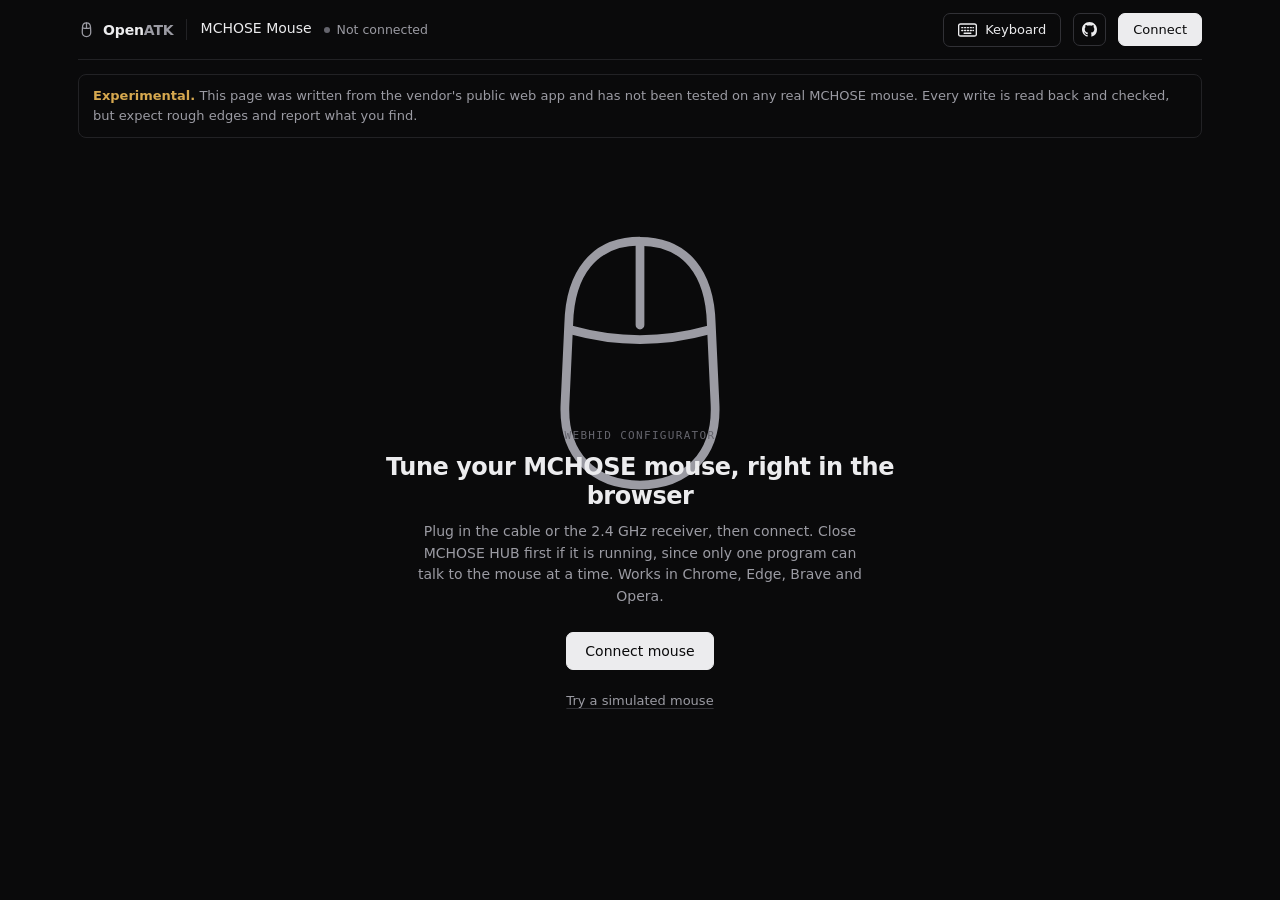
<file: mchose/index.html>
<!DOCTYPE html>
<html lang="en">
<head>
<meta charset="utf-8">
<meta http-equiv="Content-Security-Policy" content="default-src 'none'; script-src 'self' 'unsafe-inline'; style-src 'self' 'unsafe-inline' https://fonts.googleapis.com; font-src https://fonts.gstatic.com; connect-src 'self'; base-uri 'none'; form-action 'none'; img-src 'self' data:">
<meta name="viewport" content="width=device-width,initial-scale=1">
<script>{const d=new URLSearchParams(location.search).get('demo');if(d!==null&&!['0','false','off','no'].includes(d.toLowerCase()))document.documentElement.classList.add('demo')}
try{const t=localStorage.getItem('openatk.theme');if(t)document.documentElement.dataset.theme=t.replace(/[^a-z]/g,'').slice(0,12)}catch{}
addEventListener('storage',e=>{if(e.key==='openatk.theme')document.documentElement.dataset.theme=String(e.newValue||'').replace(/[^a-z]/g,'').slice(0,12)});
addEventListener('message',e=>{if(e.source===parent&&e.origin===location.origin&&e.data&&e.data.type==='openatk-theme')document.documentElement.dataset.theme=String(e.data.theme).replace(/[^a-z]/g,'').slice(0,12)});
addEventListener('keydown',e=>{if((e.ctrlKey||e.metaKey)&&e.key==='k'&&parent!==window){e.preventDefault();parent.postMessage({type:'openatk-palette'},location.origin)}});</script>

<title>MCHOSE Mouse Control</title>
<link href="https://fonts.googleapis.com/css2?family=Inter:wght@400;500;600;700&family=IBM+Plex+Mono:wght@400;500&family=Space+Grotesk:wght@500;600;700&display=swap" rel="stylesheet">
<link rel="stylesheet" href="../ui.css">
<style>
html.demo #hero{display:none}
.hero .art.reel{width:min(300px,100%);margin-left:auto;margin-right:auto}
.hero .art svg,.devcard .art svg{display:block;width:100%;height:auto;color:var(--dim)}
.warn.exp{margin:14px 0 0;font-size:13px}
.warn.exp b{color:var(--warn);font-weight:600}
.dpi-axes{display:flex;flex-wrap:wrap;gap:12px;align-items:center}
.dpi-axes label{display:flex;align-items:center;gap:8px}
.slider+.slider{margin-top:10px}
.sub{font:500 12px var(--sans);color:var(--dim);margin:12px 0 4px}
#connectionDetails #log{display:block;white-space:pre-wrap;overflow-wrap:anywhere}
#logCopy{width:100%;min-height:160px;margin-top:12px;background:var(--card);color:var(--ink);border:1px solid var(--line2);border-radius:6px;padding:10px 12px;font:12px/1.5 var(--mono)}
.slider output{min-width:104px;text-align:center}
.note-inferred{color:var(--warn)}
</style>
</head>
<body>
<div class="wrap">
<header>
  <a class="brand" href="../index.html" aria-label="OpenATK">
    <span class="mark"><svg viewBox="0 0 24 24" width="20" height="20" fill="none" stroke="currentColor" style="color:var(--acc)" stroke-width="1.8" aria-hidden="true"><path d="M12 2.5c3.7 0 5.6 2.6 5.7 6.6l.3 6.4c.2 4.1-2.3 6.5-6 6.5s-6.2-2.4-6-6.5l.3-6.4C6.4 5.1 8.3 2.5 12 2.5Z"/><path d="M12 2.8v6.4M6.5 9.6c3.6 1 7.4 1 11 0" stroke-linecap="round"/></svg></span>
    <b>Open<span>ATK</span></b>
  </a>
  <div class="devhead" style="flex:1;min-width:0">
    <h1 id="name">MCHOSE Mouse</h1>
    <div class="status off" id="status">Not connected</div>
  </div>
  <a class="btn ghost lead" href="../keyboard/index.html" title="ATK keyboard configurator"
     style="display:inline-flex;align-items:center;gap:8px"><svg viewBox="0 0 20 14" width="19" height="14" fill="none" stroke="currentColor" stroke-width="1.5" aria-hidden="true"><rect x=".65" y=".65" width="18.7" height="12.7" rx="2"/><path d="M4 4.5h1M7 4.5h1M10 4.5h1M13 4.5h1M15.8 4.5h.4M4 7.5h1M7 7.5h1M10 7.5h1M13 7.5h1M15.8 7.5h.4M6.5 10.5h7" stroke-linecap="round"/></svg><span class="lbl">Keyboard</span></a>
  <a class="btn ghost icon" href="https://github.com/SunnybeeXD/OpenATK"
     target="_blank" rel="noopener noreferrer"
     aria-label="Source on GitHub" title="Source on GitHub"><svg viewBox="0 0 16 16" width="17" height="17" fill="currentColor" aria-hidden="true"><path d="M8 0C3.58 0 0 3.58 0 8c0 3.54 2.29 6.53 5.47 7.59.4.07.55-.17.55-.38 0-.19-.01-.82-.01-1.49-2.01.37-2.53-.49-2.69-.94-.09-.23-.48-.94-.82-1.13-.28-.15-.68-.52-.01-.53.63-.01 1.08.58 1.23.82.72 1.21 1.87.87 2.33.66.07-.52.28-.87.51-1.07-1.78-.2-3.64-.89-3.64-3.95 0-.87.31-1.59.82-2.15-.08-.2-.36-1.02.08-2.12 0 0 .67-.21 2.2.82.64-.18 1.32-.27 2-.27.68 0 1.36.09 2 .27 1.53-1.04 2.2-.82 2.2-.82.44 1.1.16 1.92.08 2.12.51.56.82 1.27.82 2.15 0 3.07-1.87 3.75-3.65 3.95.29.25.54.73.54 1.48 0 1.07-.01 1.93-.01 2.2 0 .21.15.46.55.38A8.012 8.012 0 0 0 16 8c0-4.42-3.58-8-8-8Z"/></svg></a>
  <button class="btn" id="connect">Connect</button>
</header>
<div class="demobar hidden" id="demoBar" role="status">
  <span><b>Demo mode.</b> This is a simulated mouse, not a real device. Nothing is sent to hardware and nothing is saved.</span>
  <a href="?" target="_top">Exit demo</a>
</div>
<div class="warn exp" id="expBanner" role="note"><b>Experimental.</b> This page was written from the vendor's public web app and has not been tested on any real MCHOSE mouse. Every write is read back and checked, but expect rough edges and report what you find.</div>
<div class="hero" id="hero">
  <div class="art reel"><svg viewBox="0 0 24 24" fill="none" stroke="currentColor" stroke-width=".7" aria-hidden="true"><path d="M12 2.5c3.7 0 5.6 2.6 5.7 6.6l.3 6.4c.2 4.1-2.3 6.5-6 6.5s-6.2-2.4-6-6.5l.3-6.4C6.4 5.1 8.3 2.5 12 2.5Z"/><path d="M12 2.8v6.4M6.5 9.6c3.6 1 7.4 1 11 0" stroke-linecap="round"/></svg></div>
  <div class="kicker">WebHID configurator</div>
  <h2>Tune your MCHOSE mouse, right in the browser</h2>
  <p>Plug in the cable or the 2.4 GHz receiver, then connect. Close MCHOSE HUB first if it is running,
     since only one program can talk to the mouse at a time. Works in Chrome, Edge, Brave and Opera.</p>
  <button class="btn" id="connect2">Connect mouse</button>
  <p style="margin:20px auto 0"><a href="?demo=1" id="demoLink" style="color:var(--dim);font-size:13px">Try a simulated mouse</a></p>
</div>
<div class="hero hidden" id="blocked">
  <div class="art reel"><svg viewBox="0 0 24 24" fill="none" stroke="currentColor" stroke-width=".7" aria-hidden="true"><path d="M12 2.5c3.7 0 5.6 2.6 5.7 6.6l.3 6.4c.2 4.1-2.3 6.5-6 6.5s-6.2-2.4-6-6.5l.3-6.4C6.4 5.1 8.3 2.5 12 2.5Z"/><path d="M12 2.8v6.4M6.5 9.6c3.6 1 7.4 1 11 0" stroke-linecap="round"/></svg></div>
  <h2>This needs a desktop</h2>
  <p>OpenATK talks to your mouse over WebHID. Open this page on a computer, in Chrome, Edge, Brave or Opera.</p>
  <a href="?demo=1" style="color:var(--dim);font-size:13px">Try a simulated mouse</a>
</div>
<div id="app" class="hidden">
  <aside>
    <div class="devcard">
      <div class="art photo" id="devArt"><img id="deviceImage" src="../assets/mouse.webp" alt="MCHOSE mouse illustration" width="688" height="494"></div>
      <div class="gauges">
        <div class="ring">
          <svg viewBox="0 0 96 96" aria-hidden="true"><circle class="trk" cx="48" cy="48" r="38"/><circle id="sBattBar" cx="48" cy="48" r="38"/></svg>
          <div class="mid"><div>
            <div class="v batt-row"><span id="sBatt">…</span>
              <svg id="sCharge" class="chg-bolt hidden" viewBox="0 0 24 24" width="13" height="13"
                fill="currentColor" role="img" aria-label="Charging"><title>Charging</title>
                <path d="M13 2 3 14h7l-1 8 10-12h-7l1-8Z"/></svg></div>
            <div class="k">BATTERY</div></div></div>
        </div>
        <div class="minis">
          <div class="mini"><div class="k">Sensitivity</div><div class="v" id="sDpi">…</div></div>
          <div class="mini"><div class="k">Connection</div><div class="v" id="sConn">…</div></div>
        </div>
      </div>
    </div>
    <nav class="tabs" id="tabs">
      <button data-tab="basics" aria-pressed="true"><svg viewBox="0 0 24 24" width="18" height="18" fill="none" stroke="currentColor" stroke-width="2" stroke-linecap="round" aria-hidden="true"><path d="M4 7h10M18 7h2M4 17h4M12 17h8"/><circle cx="16" cy="7" r="2"/><circle cx="10" cy="17" r="2"/></svg>Basics</button>
      <button data-tab="tracking" aria-pressed="false"><svg viewBox="0 0 24 24" width="18" height="18" fill="none" stroke="currentColor" stroke-width="2" stroke-linecap="round" aria-hidden="true"><circle cx="12" cy="12" r="8"/><circle cx="12" cy="12" r="3"/><path d="M12 2v3M12 19v3M2 12h3M19 12h3"/></svg>Tracking</button>
      <button data-tab="device" aria-pressed="false"><svg viewBox="0 0 24 24" width="18" height="18" fill="none" stroke="currentColor" stroke-width="2" stroke-linecap="round" aria-hidden="true"><rect x="7" y="7" width="10" height="10" rx="2"/><path d="M10 3v4M14 3v4M10 17v4M14 17v4M3 10h4M3 14h4M17 10h4M17 14h4"/></svg>Device</button>
    </nav>
    <p class="foot">Changes save to the mouse immediately and survive unplugging.
      Button remapping and macros are not included.</p>
  </aside>
  <main>
    <fieldset id="controls">
    <section class="panel" data-panel="basics">
      <div class="phead"><div><h2>Basics</h2><p>Speed, polling and click timing. The stuff you feel every second.</p></div></div>
      <div class="item" id="itemDpi">
        <div class="t">Sensitivity</div>
        <div class="d">How far the cursor moves for each inch the mouse moves. Higher DPI means
          less hand movement. This sets the stage the mouse is on now; the DPI button on the
          mouse switches between stages.</div>
        <div class="seg" id="segDpi" aria-label="Sensitivity"></div>
        <details class="advanced"><summary>DPI stages and custom sensitivity</summary>
          <div class="erow"><label for="stage">Active stage</label><select class="sel" id="stage"></select>
            <label for="count">Enabled stages</label><select class="sel" id="count"></select></div>
          <div class="erow dpi-axes"><label>X DPI <input class="num" type="number" id="dpiX" required></label>
            <label id="dpiYLabel">Y DPI <input class="num" type="number" id="dpiY" required></label><button class="btn ghost" id="saveDpi">Save DPI</button></div>
          <p class="d" id="dpiRange"></p>
        </details>
      </div>
      <div class="item" id="itemRate">
        <div class="t">Polling rate</div>
        <div class="d">Higher mouse polling rate reduces input delay. Higher rates use more battery and more CPU. 4K and 8K need a
          capable PC; drop back to 1K if a game stutters.</div>
        <div class="seg" id="segRate" aria-label="Polling rate"></div>
        <p class="d hidden" id="rateNote"></p>
      </div>
      <div class="item" id="itemLod">
        <div class="t">Lift-off distance</div>
        <div class="d">The height at which the sensor stops tracking as you lift the mouse. Actual height varies with
          surface and skate thickness; if tracking drops on special surfaces, choose the highest level.</div>
        <div class="seg" id="segLod" aria-label="Lift-off distance"></div>
      </div>
      <div class="item" id="itemDebounce">
        <div class="t" id="debTitle">Click debounce</div>
        <div class="d">Lower values give faster click response, higher values help prevent unintended double clicks. Avoid setting this too low.</div>
        <div class="slider"><input type="range" id="debPress" aria-label="Click debounce"><output id="debPressOut" for="debPress"></output></div>
        <div class="slider" id="debReleaseRow"><input type="range" id="debRelease" aria-label="Release debounce"><output id="debReleaseOut" for="debRelease"></output></div>
      </div>
      <div class="item" id="itemSleep">
        <div class="t">Sleep timer</div>
        <div class="d">When the mouse is idle for this long on the wireless connection, it goes to sleep to save battery. It wakes the moment you move it.</div>
        <div class="seg" id="segSleep" aria-label="Sleep timer"></div>
        <details class="advanced"><summary>Custom timeout</summary><div class="erow">
          <label>Minutes <input class="num" type="number" id="sleep" step="1"></label>
          <button class="btn ghost" id="saveSleep">Save timeout</button></div></details>
      </div>
      <div class="item" id="itemProfile">
        <div class="t">Onboard profile</div>
        <div class="d">The mouse keeps a full set of settings in each profile. Switching loads that profile's settings.</div>
        <div class="seg" id="segProfile" aria-label="Onboard profile"></div>
      </div>
    </section>
    <section class="panel hidden" data-panel="tracking">
      <div class="phead"><div><h2>Tracking</h2><p>How the sensor reads the surface and what it does to your movement.</p></div></div>
      <p class="d hidden" id="trackEmpty">This model has no tracking options to change.</p>
      <div class="item" id="itemMode">
        <div class="t">Mode selection</div>
        <div class="d">Performance gives low-latency response for everyday use. Gaming responds faster for competitive play. Extreme mode needs up to date mouse and receiver firmware. Higher modes use more battery.</div>
        <div class="seg" id="segMode" aria-label="Mode selection"></div>
      </div>
      <div class="item" id="itemAngle">
        <div class="t">Sensor rotation</div>
        <div class="d">Adjust the sensor angle to match your grip for more precise control. Leave it at zero unless your straight swipes drift up or down.</div>
        <div class="slider"><input type="range" id="angle" min="-30" max="30" step="1" value="0" aria-label="Sensor rotation"><output id="angleOut" for="angle">0</output></div>
      </div>
      <div class="sect" id="sectMotion">Motion processing</div>
      <div class="item row" id="itemMotionSync"><div><label for="motionSync" class="t">Motion sync</label><div class="d">Synchronizes sensor data with the polling rate for more consistent cursor movement.</div></div><input class="sw" type="checkbox" id="motionSync"></div>
      <div class="item row" id="itemRipple"><div><label for="ripple" class="t">Ripple control</label><div class="d">Applies motion smoothing to reduce cursor jitter. Can soften very small movements.</div></div><input class="sw" type="checkbox" id="ripple"></div>
      <div class="item row" id="itemAngleSnap"><div><label for="angleSnap" class="t">Angle snapping</label><div class="d">Adjusts cursor movement to produce straighter lines. In games it fights small aim corrections, so keep it off there.</div></div><input class="sw" type="checkbox" id="angleSnap"></div>
      <div class="sect" id="sectSurface">Surface</div>
      <div class="item row" id="itemGlass"><div><label for="glass" class="t">Glass surface mode</label><div class="d">Enable this mode when using the mouse on glass or other transparent surfaces to improve tracking. It may also change the lift-off distance.</div></div><input class="sw" type="checkbox" id="glass"></div>
    </section>
    </fieldset>
    <section class="panel hidden" data-panel="device">
      <div class="phead"><div><h2>Device</h2><p>Connection details and diagnostics.</p></div></div>
      <div class="item">
        <table class="kv" id="kv"></table>
        <p class="d note-inferred hidden" id="readOnlyNote">Read-only: this mouse reports a vendor ID that differs from the registry, so changes are disabled.</p>
        <p class="d note-inferred hidden" id="inferredNote">This USB ID was inferred from the vendor software and has not been confirmed on a real device.</p>
        <div style="display:flex;gap:9px;margin-top:16px;flex-wrap:wrap">
          <button class="btn ghost" id="refresh">Refresh</button>
          <button class="btn ghost" id="togglelog">Show activity log</button>
          <button class="btn quiet" id="disconnect">Disconnect</button>
        </div>
      </div>
      <div class="item"><div class="t">MCHOSE support</div>
        <div class="d">Experimental. No hardware has been tested. Only the settings on these tabs are supported; button remapping, macros, lighting, pairing, factory reset and firmware updates are not included.</div></div>
    </section>
  </main>
</div>
<div class="item hidden" id="picker" role="dialog" aria-label="Choose your mouse model">
  <div class="t">Which mouse is this?</div>
  <div class="d">Several MCHOSE models share this USB ID, so the page cannot tell them apart. Pick yours. The choice is remembered for this USB ID. Picking the wrong model can lead to wrong settings being written.</div>
  <div class="seg" id="pickList" aria-label="Mouse model"></div>
  <button class="btn quiet" id="pickCancel" style="margin-top:12px">Cancel</button>
</div>
<p class="hidden" id="connectError" role="alert" style="color:var(--bad);margin:22px 2px"></p>
<details class="item hidden" id="connectionDetails" style="margin-top:22px">
  <summary>Connection details and activity log</summary>
  <p class="d">If a connection fails, copy these details to include the detected USB IDs, HID collections and error.</p>
  <button class="btn ghost" id="copylog">Copy connection details</button>
  <div id="log" aria-label="HID activity log"></div>
  <textarea class="hidden" id="logCopy" readonly aria-label="Connection details to copy"></textarea>
</details>
</div>
<div id="toast" role="status" aria-live="polite"></div>
<script src="./registry.js"></script>
<script src="./driver-new.js"></script>
<script src="./driver-legacy.js"></script>
<script src="./driver-g.js"></script>
<script>
// UI start.
const $ = s => document.querySelector(s);
const QS = new URLSearchParams(location.search);
if(QS.get('embed')==='1')document.body.classList.add('embed');
const DEMO = QS.has('demo') && !['0','false','off','no'].includes(QS.get('demo').toLowerCase());
let driver=null,busy=false,refreshQueued=false;
const DR = window.MchoseDrivers = window.MchoseDrivers || {};
const hex4 = n => Number(n).toString(16).toUpperCase().padStart(4,'0');
const devId = d => `${Number(d.vendorId).toString(16)}:${Number(d.productId).toString(16)}`;
function log(label,bytes){
  const detail=typeof bytes==='string'?bytes:Array.from(bytes,b=>b.toString(16).padStart(2,'0')).join(' ');
  const row=document.createElement('div');row.textContent=`${new Date().toISOString().slice(11,23)} ${label} ${detail}`;
  $('#log').append(row);if($('#log').childElementCount>400)$('#log').firstChild.remove();$('#log').scrollTop=$('#log').scrollHeight;
}
let toastTimer;
function toast(message,bad=false){$('#toast').textContent=message;$('#toast').className='show'+(bad?' bad':'');clearTimeout(toastTimer);toastTimer=setTimeout(()=>$('#toast').className='',4000);}
function option(select,value,label){const o=document.createElement('option');o.value=String(value);o.textContent=label;select.append(o);}
function fillSeg(id,rows,current,onPick){
  const host=$(id);host.replaceChildren();
  const choices=rows.map(row=>({value:row[0],label:row[1],known:true}));
  if(current!==undefined&&current!==null&&!choices.some(row=>row.value===current))choices.push({value:current,label:'Unknown ('+current+')',known:false});
  for(const choice of choices){
    const button=document.createElement('button');button.type='button';button.textContent=choice.label;
    button.setAttribute('aria-pressed',String(choice.value===current));button.disabled=busy||!driver.ready||!choice.known;
    button.onclick=()=>{if(!busy&&driver?.ready&&choice.value!==current)action(d=>onPick(d,choice.value));};
    host.append(button);
  }
}
// Registry and driver discovery. Any script may be missing; its models are then not offered.
let ART={};
const STOCK_ART='../assets/mouse.webp';
const artKey=id=>String(id).replace(/[^a-z0-9]/gi,'').toLowerCase();
function artFor(model){
  const file=Object.entries(ART).find(([k])=>artKey(k)===artKey(model.id))?.[1];
  return file?'../assets/mchose/'+file:STOCK_ART;
}
$('#deviceImage').onerror=()=>{if($('#deviceImage').getAttribute('src')!==STOCK_ART)$('#deviceImage').src=STOCK_ART;};
if(typeof fetch==='function')fetch('../assets/mchose/images.json').then(r=>r.json()).then(j=>{if(j&&typeof j==='object'){ART=j;if(driver)render();}}).catch(()=>{});
const pickKey=d=>'mchose:pick:'+devId(d);
function pickGet(d){try{return localStorage.getItem(pickKey(d));}catch{return null;}}
function pickSet(d,id){try{localStorage.setItem(pickKey(d),id);}catch{}}
const isPending=m=>!!(m.extra?.protocolPending||m.caps?.extra?.protocolPending)||typeof DR[m.family]?.open!=='function';
function allModels(){
  const r=window.MchoseModels;
  const list=Array.isArray(r)?r:Array.isArray(r?.models)?r.models:r&&typeof r==='object'?Object.values(r):[];
  const models=list.filter(m=>m&&m.caps&&m.family&&Array.isArray(m.filters));
  return DEMO?[...models,DEMO_MODEL]:models;
}
function buildFilters(models){
  const seen=new Set(),out=[];
  for(const m of models){if(m.family==='demo')continue;
    for(const pid of [...(m.wired||[]),...(m.receiver||[])])for(const f of m.filters){
      const filter={vendorId:m.vid,productId:pid,usagePage:f.usagePage};if(f.usage!==undefined)filter.usage=f.usage;
      const key=JSON.stringify(filter);if(!seen.has(key)){seen.add(key);out.push(filter);}
    }}
  return out;
}
function resolve(device){
  const all=allModels();
  for(const family of new Set(all.map(m=>m.family))){
    const drv=DR[family];if(typeof drv?.open!=='function'||!drv.matches)continue;
    const model=drv.matches(device,all.filter(m=>m.family===family));
    if(model&&drv.isConfigInterface?.(device))return {device,model};
  }
  const cands=all.filter(m=>m.pids?.some(p=>p.vid===device.vendorId&&p.pid===device.productId)&&(DR[m.family]?.isConfigInterface?.(device)??true));
  if(!cands.length)return;
  const saved=pickGet(device),hit=cands.find(m=>m.id===saved);
  if(hit)return {device,model:hit};
  return cands.length===1?{device,model:cands[0]}:{device,candidates:cands};
}
function best(list){return list.find(r=>r.model)||list[0];}
function choose(picked,granted=[]){
  const direct=best(picked.map(resolve).filter(Boolean)||[]);if(direct)return direct;
  const same=[...new Set(granted)].filter(d=>picked.some(p=>p.vendorId===d.vendorId&&p.productId===d.productId)).map(resolve).filter(Boolean);
  if(same.length>1)throw new Error('More than one matching MCHOSE interface is authorized. Select the configuration interface for this mouse.');
  return same[0];
}
function pickModel(cands){
  return new Promise(done=>{
    const host=$('#pickList');host.replaceChildren();
    const finish=m=>{$('#picker').classList.add('hidden');done(m);};
    for(const m of cands){const b=document.createElement('button');b.type='button';b.textContent=m.name;b.setAttribute('aria-pressed','false');b.onclick=()=>finish(m);host.append(b);}
    $('#pickCancel').onclick=()=>finish(null);
    $('#picker').classList.remove('hidden');
  });
}
function describeDevice(device){
  const h=n=>'0x'+hex4(n).toLowerCase();
  return {name:device.productName||'',vendorId:h(device.vendorId),productId:h(device.productId),opened:device.opened,
    collections:(device.collections||[]).map(c=>({usagePage:h(c.usagePage),usage:h(c.usage)}))};
}
function dpiError(dpi,v){
  if(!Number.isInteger(v)||v<dpi.min||v>dpi.max)return 'DPI must be a whole number from '+dpi.min.toLocaleString()+' to '+dpi.max.toLocaleString();
  if((v-dpi.min)%dpi.step!==0)return 'DPI must be a multiple of '+dpi.step+' (from '+dpi.min.toLocaleString()+')';
  return '';
}
function isInferred(model,device){
  const pid=device.productId,i=model.inferred??model.inferredPids;
  return !!model.pids?.some(p=>p.pid===pid&&p.inferred)||i===true||(Array.isArray(i)&&i.includes(pid));
}
function visibleRates(){
  const c=driver.model.caps;let list=c.rates||[];
  try{list=window.MchoseModels?.ratesFor?.(driver.model,driver.device.productId)||list;}catch{}
  return list.filter(r=>driver.wired||!c.wirelessMaxRate||r<=c.wirelessMaxRate);
}
const rateLabel=r=>r>=1000?r/1000+'K':String(r);
function debounceShape(s){
  const v=s.debounce;
  if(v&&typeof v==='object'&&'left' in v)return {keys:['left','right'],names:['Left button','Right button'],a:v.left,b:v.right};
  if(v&&typeof v==='object')return {keys:['press','release'],names:['Press','Release'],a:v.press,b:v.release};
  return {keys:null,names:['Click debounce','Release'],a:v,b:v};
}
function render(){
  if(!driver||!driver.state)return;
  const s=driver.state,m=driver.model,c=m.caps;
  $('#name').textContent=m.name.startsWith('MCHOSE')?m.name:'MCHOSE '+m.name;document.title=m.name+' · OpenATK';
  $('#status').className='status'+(driver.ready&&!driver.faulted?'':' off');
  $('#status').textContent=driver.faulted?'Mouse stopped responding. Reconnect to keep editing':!driver.ready?'Refresh or reconnect before editing':DEMO?'Demo · simulated mouse':driver.wired?'Connected · USB cable':'Connected · wireless receiver';
  const bat=s.battery;
  $('#sBatt').textContent=bat?bat.percent+'%':'…';
  $('#sBattBar').style.strokeDashoffset=String(238.76*(1-(bat?.percent||0)/100));
  $('#sCharge').classList.toggle('hidden',!bat?.charging);
  const stage=s.stages[s.active]||s.stages[0]||{x:0,y:0};
  const cur=stage.x===stage.y?stage.x:stage.x+'/'+stage.y;
  $('#sDpi').textContent=String(cur);$('#sConn').textContent=driver.wired?'USB cable':'Wireless';
  $('#deviceImage').src=artFor(m);
  const dpi=c.dpi;
  $('#itemDpi').classList.toggle('hidden',!dpi);
  if(dpi){
    const rows=[400,800,1600,3200,6400].filter(v=>!dpiError(dpi,v)).map(v=>[v,v.toLocaleString()+' DPI']);
    if(!rows.some(r=>r[0]===cur))rows.push([cur,typeof cur==='number'?cur.toLocaleString()+' DPI':cur+' DPI']);
    fillSeg('#segDpi',rows,cur,(d,v)=>d.setDpi(s.active,v,v));
    const sel=$('#stage');sel.replaceChildren();s.stages.forEach((st,i)=>option(sel,i,'Stage '+(i+1)+' · '+st.x+(st.x!==st.y?'/'+st.y:'')));sel.value=String(s.active);
    const cnt=$('#count');cnt.replaceChildren();for(let i=1;i<=dpi.maxStages;i++)option(cnt,i,String(i));cnt.value=String(s.stages.length);
    for(const axis of ['X','Y']){const input=$('#dpi'+axis);input.min=dpi.min;input.max=dpi.max;input.step=dpi.step;input.value=stage[axis.toLowerCase()];}
    $('#dpiYLabel').classList.toggle('hidden',!dpi.independentXY);
    $('#dpiRange').textContent=dpi.min.toLocaleString()+' to '+dpi.max.toLocaleString()+' DPI in steps of '+dpi.step+'.'+(dpi.independentXY?' Use equal X and Y values for normal sensitivity.':' X and Y share one value on this model.');
  }
  const rates=visibleRates();
  $('#itemRate').classList.toggle('hidden',!rates.length);
  fillSeg('#segRate',rates.map(r=>[r,rateLabel(r)]),s.rate,(d,v)=>d.setRate(v));
  const capped=!driver.wired&&c.wirelessMaxRate&&(c.rates||[]).some(r=>r>c.wirelessMaxRate);
  $('#rateNote').classList.toggle('hidden',!capped);if(capped)$('#rateNote').textContent='Over the 2.4 GHz receiver this model is limited to '+rateLabel(c.wirelessMaxRate)+'. Connect the cable for higher rates.';
  const lod=Array.isArray(c.lod)&&c.lod.length?c.lod:null;
  $('#itemLod').classList.toggle('hidden',!lod);
  if(lod)fillSeg('#segLod',lod.map(v=>[v,v+' mm']),s.lod,(d,v)=>d.setLod(v));
  const deb=c.debounce;
  $('#itemDebounce').classList.toggle('hidden',!deb);
  if(deb){
    const v=debounceShape(s),two=!!v.keys;
    $('#debTitle').textContent=two?'Click debounce (two buttons)':'Click debounce';
    $('#debReleaseRow').classList.toggle('hidden',!two);
    [['debPress',v.a,v.names[0]],['debRelease',v.b,v.names[1]]].forEach(([id,val,name])=>{
      const input=$('#'+id);input.min=deb.min;input.max=deb.max;input.step=deb.step;input.value=val??deb.min;input.disabled=busy||!driver.ready;input.setAttribute('aria-label',name);
      $('#'+id+'Out').textContent=(two?name+' ':'')+(val??'…')+' ms';
    });
  }
  const sl=c.sleep;
  $('#itemSleep').classList.toggle('hidden',!sl);
  if(sl){
    const presets=[2,5,10,15,30,60].filter(v=>v>=Math.max(sl.min,1)&&v<=sl.max);
    if(s.sleep>0&&!presets.includes(s.sleep)&&s.sleep>=sl.min&&s.sleep<=sl.max)presets.push(s.sleep);presets.sort((a,b)=>a-b);
    const rows=presets.map(v=>[v,v===60?'1 hr':v+' min']);if(sl.never)rows.push([0,'Never']);
    fillSeg('#segSleep',rows,s.sleep,(d,v)=>d.setSleep(v));
    const inp=$('#sleep');inp.min=sl.min;inp.max=sl.max;if(s.sleep)inp.value=s.sleep;inp.disabled=busy||!driver.ready;
  }
  const modes=Array.isArray(c.modes)&&c.modes.length?c.modes:null;
  $('#itemMode').classList.toggle('hidden',!modes);
  if(modes)fillSeg('#segMode',modes.map(x=>[x.id,x.name]),s.mode,(d,v)=>d.setMode(v));
  $('#itemAngle').classList.toggle('hidden',!c.rotation);
  if(c.rotation){const a=s.angle??0;$('#angle').value=a;$('#angleOut').textContent=String(a);$('#angle').disabled=busy||!driver.ready;}
  const flags=[['motionSync','itemMotionSync'],['ripple','itemRipple'],['angleSnap','itemAngleSnap'],['glass','itemGlass']];
  for(const [key,item] of flags){$('#'+item).classList.toggle('hidden',!c[key]);$('#'+key).checked=!!s[key];$('#'+key).disabled=busy||!driver.ready;}
  $('#sectMotion').classList.toggle('hidden',!(c.motionSync||c.ripple||c.angleSnap));
  $('#sectSurface').classList.toggle('hidden',!c.glass);
  $('#trackEmpty').classList.toggle('hidden',!!(modes||c.rotation||c.motionSync||c.ripple||c.angleSnap||c.glass));
  const profs=s.profiles||[];
  $('#itemProfile').classList.toggle('hidden',profs.length<2);
  if(profs.length>1)fillSeg('#segProfile',profs.map(p=>[p.slot,p.name||'Profile '+(p.slot+1)]),s.profile,async(d,v)=>{await d.setProfile(v);await d.readState();});
  const rows=[['Model',m.name],['Family',m.family],['Connection',driver.wired?'USB cable':'Wireless receiver'],['USB identity',hex4(driver.device.vendorId)+':'+hex4(driver.device.productId)],['Battery',bat?bat.percent+'%'+(bat.charging?' (charging)':''):'…']];
  $('#kv').replaceChildren(...rows.map(([key,value])=>{const tr=document.createElement('tr');for(const text of [key,value]){const td=document.createElement('td');td.textContent=String(text);tr.append(td);}return tr;}));
  $('#inferredNote').classList.toggle('hidden',!isInferred(m,driver.device));
  $('#controls').disabled=!driver.ready||!!driver.readOnly;$('#readOnlyNote').classList.toggle('hidden',!driver.readOnly);$('#refresh').disabled=busy;$('#disconnect').disabled=busy;
  $('#connect').disabled=busy;$('#connect2').disabled=busy;
  $('#saveDpi').disabled=busy||!driver.ready;$('#saveSleep').disabled=busy||!driver.ready;
}
async function action(fn,message='Saved and verified'){
  if(busy||!driver)return;const current=driver;busy=true;render();
  try{await fn(current);if(driver===current)toast(message);}
  catch(e){toast(e.message||'Could not save',true);log('ERROR',new TextEncoder().encode(e.message||'Unknown error'));try{if(driver===current&&!current.closed&&!current.faulted)await current.readState();}catch{current.ready=false;}}
  finally{busy=false;render();if(refreshQueued){refreshQueued=false;refresh();}}
}
function refresh(){return action(d=>d.readState(),'Settings refreshed');}
function queueRefresh(){if(busy){refreshQueued=true;return;}refresh();}
for(const button of document.querySelectorAll('[data-tab]'))button.onclick=()=>{
  for(const b of document.querySelectorAll('[data-tab]'))b.setAttribute('aria-pressed',String(b===button));
  for(const panel of document.querySelectorAll('[data-panel]'))panel.classList.toggle('hidden',panel.dataset.panel!==button.dataset.tab);
};
$('#stage').onchange=e=>{const v=Number(e.target.value);action(d=>d.setStage(v));};
$('#count').onchange=e=>{const v=Number(e.target.value);action(d=>d.setStageCount(v));};
$('#saveDpi').onclick=()=>{
  if(!driver)return;const dpi=driver.model.caps.dpi,i=driver.state.active,x=Number($('#dpiX').value),y=dpi.independentXY?Number($('#dpiY').value):x;
  const bad=dpiError(dpi,x)||dpiError(dpi,y);
  if(bad){toast(bad,true);render();return;}
  action(d=>d.setDpi(i,x,y));
};
function debSend(){
  const sh=debounceShape(driver.state),a=Number($('#debPress').value),b=Number($('#debRelease').value);
  action(d=>d.setDebounce(sh.keys?{[sh.keys[0]]:a,[sh.keys[1]]:b}:a));
}
for(const id of ['debPress','debRelease']){
  $('#'+id).oninput=()=>{const sh=debounceShape(driver.state);$('#'+id+'Out').textContent=(sh.keys?sh.names[id==='debPress'?0:1]+' ':'')+$('#'+id).value+' ms';};
  $('#'+id).onchange=debSend;
}
$('#angle').oninput=()=>{$('#angleOut').textContent=$('#angle').value;};
$('#angle').onchange=e=>{const v=Number(e.target.value);action(d=>d.setAngle(v));};
for(const key of ['motionSync','ripple','angleSnap','glass'])$('#'+key).onchange=e=>{const on=!!e.target.checked;action(async d=>{await d.setFlag(key,on);const lod=d.model.caps.lod;if(key==='glass'&&on&&lod?.length)await d.setLod(Math.max(...lod));});};
$('#saveSleep').onclick=()=>{
  const sl=driver.model.caps.sleep,v=Number($('#sleep').value);
  if(!Number.isInteger(v)||v<sl.min||v>sl.max){toast('Sleep timer must be a whole number of minutes from '+sl.min+' to '+sl.max,true);return;}
  action(d=>d.setSleep(v));
};
$('#refresh').onclick=refresh;
$('#togglelog').onclick=e=>{const hidden=$('#connectionDetails').classList.toggle('hidden');$('#connectionDetails').open=!hidden;e.target.textContent=hidden?'Show activity log':'Hide activity log';};
$('#copylog').onclick=async()=>{
  const text=Array.from($('#log').children,row=>row.textContent).join('\n')||'No connection attempt has been recorded. Press Connect first.';
  try{await navigator.clipboard.writeText(text);toast('Connection details copied');}
  catch{$('#logCopy').value=text;$('#logCopy').classList.remove('hidden');$('#logCopy').focus();$('#logCopy').select();toast('Copy the selected connection details');}
};
async function detach(){
  const old=driver;driver=null;refreshQueued=false;if(old){try{old.close();}catch{}try{await old.device.close();}catch{}}
  $('#app').classList.add('hidden');$('#hero').classList.remove('hidden');$('#status').className='status off';$('#status').textContent='Not connected';$('#name').textContent='MCHOSE Mouse';$('#connect').textContent='Connect';$('#connect').disabled=false;$('#connect2').disabled=false;document.title='MCHOSE · OpenATK';
}
$('#disconnect').onclick=async()=>{await detach();if(DEMO)location.href='?';};
async function attach(found){
  const {device,model}=found;
  await detach();if(!device.opened)await device.open();
  const next=await DR[model.family].open(device,model,{log});
  next.device=next.device||device;next.model=next.model||model;
  driver=next;
  next.onChange=()=>{if(driver===next&&!busy)render();};next.onProfile=()=>{if(driver===next)queueRefresh();};
  busy=true;$('#connect').disabled=$('#connect2').disabled=true;
  try{
    const st=await next.readState();if(driver!==next)return;
    if(!next.state)next.state=st;
    $('#hero').classList.add('hidden');$('#blocked').classList.add('hidden');$('#app').classList.remove('hidden');$('#connectionDetails').classList.add('hidden');$('#togglelog').textContent='Show activity log';$('#connect').textContent=DEMO?'Demo':'Change device';
    if(!DEMO)try{localStorage.setItem('mchose:last',devId(device));}catch{}
  }catch(e){if(driver===next)await detach();throw e;}
  finally{busy=false;render();}
}
async function connect(){
  if(busy||DEMO)return;
  if(!navigator.hid){toast('Use desktop Chrome, Edge, Brave or Opera for WebHID.',true);return;}
  $('#connectError').classList.add('hidden');
  try{
    const models=allModels();
    if(!models.length)throw new Error('No MCHOSE models are loaded. Reload the page.');
    const picked=await navigator.hid.requestDevice({filters:buildFilters(models)});if(!picked.length)return;
    for(const d of picked)log('SELECTED',JSON.stringify(describeDevice(d)));
    let found=choose(picked);
    if(!found){const granted=await navigator.hid.getDevices();for(const d of granted.filter(d=>picked.some(p=>p.vendorId===d.vendorId&&p.productId===d.productId)))log('AUTHORIZED',JSON.stringify(describeDevice(d)));found=choose(picked,granted);}
    if(!found)throw new Error('No MCHOSE configuration interface was found for the selected device. Copy the connection details below.');
    if(found.candidates){const m=await pickModel(found.candidates);if(!m)return;pickSet(found.device,m.id);found={device:found.device,model:m};}
    if(isPending(found.model)){const msg=found.model.name+' was recognised, but support for this model is still in progress. Nothing was changed.';$('#connectError').textContent=msg;$('#connectError').classList.remove('hidden');toast(msg,true);return;}
    await attach(found);
  }catch(e){const message=e.message||'Could not connect';log('CONNECT ERROR',message);$('#connectError').textContent=message;$('#connectError').classList.remove('hidden');$('#connectionDetails').classList.remove('hidden');$('#connectionDetails').open=true;toast(message,true);}
}
$('#connect').onclick=$('#connect2').onclick=connect;

// Demo family: implements the driver contract in memory so the whole page works without hardware.
const DEMO_CAPS={dpi:{min:200,max:26000,step:50,maxStages:6,defaults:[400,800,1600,3200,6400,12800],independentXY:true},
  rates:[125,250,500,1000,2000,4000,8000],wirelessMaxRate:1000,lod:[0.7,1,1.4,1.7,2],debounce:{min:1,max:20,step:1,split:true},sleep:{min:1,max:100,never:true},
  modes:[{id:0,name:'Performance'},{id:1,name:'Gaming'},{id:2,name:'Extreme'}],motionSync:true,ripple:true,angleSnap:true,glass:true,rotation:true,profiles:3,remap:false,extra:{}};
const DEMO_MODEL={id:'demo',name:'Demo Mouse',family:'demo',vid:0x3837,wired:[0xde00],receiver:[0xde01],filters:[{usagePage:0xff01}],caps:DEMO_CAPS,image:null};
if(DEMO){
  class DemoMouse{
    constructor(device,model,opts){
      this.device=device;this.model=model;this.log=opts?.log||(()=>{});this.wired=device.productId===model.wired[0];
      this.ready=true;this.faulted=false;this.closed=false;this.onChange=null;this.onProfile=null;
      const base=()=>({stages:[400,800,1600,3200].map(v=>({x:v,y:v})),active:1,rate:1000,lod:0.7,debounce:{press:4,release:8},sleep:10,motionSync:true,ripple:false,angleSnap:false,glass:false,angle:0,mode:0});
      this.cfg=[base(),base(),base()];this.cfg[1].rate=500;this.cfg[2].stages[0]={x:1200,y:1200};
      this.profile=0;this.battery={percent:78,charging:false};this.sync();
    }
    sync(){this.state={profile:this.profile,profiles:[{slot:0,name:'Everyday'},{slot:1,name:'Competitive'},{slot:2,name:'Creative'}],...structuredClone(this.cfg[this.profile]),battery:this.battery};}
    get c(){return this.cfg[this.profile];}
    async readState(){this.log('RX',[0xde,0x01]);this.sync();return this.state;}
    async put(label,fn){if(this.closed||this.faulted)throw new Error('Demo mouse is closed');this.log('TX',new TextEncoder().encode(label));fn();this.sync();this.onChange?.();}
    chk(ok,msg){if(!ok)throw new Error(msg);}
    async setStage(i){this.chk(Number.isInteger(i)&&i>=0&&i<this.c.stages.length,'Stage out of range');await this.put('stage',()=>{this.c.active=i;});}
    async setStageCount(n){const d=DEMO_CAPS.dpi;this.chk(Number.isInteger(n)&&n>=1&&n<=d.maxStages,'Stage count out of range');
      await this.put('count',()=>{const s=this.c.stages;while(s.length<n)s.push({x:d.defaults[s.length],y:d.defaults[s.length]});s.length=n;this.c.active=Math.min(this.c.active,n-1);});}
    async setDpi(i,x,y){const d=DEMO_CAPS.dpi;this.chk(!dpiError(d,x)&&!dpiError(d,y),'DPI value is not allowed');this.chk(i>=0&&i<this.c.stages.length,'Stage out of range');await this.put('dpi',()=>{this.c.stages[i]={x,y};});}
    async setRate(hz){this.chk(visibleRatesFor(this).includes(hz),'Polling rate not allowed on this connection');await this.put('rate',()=>{this.c.rate=hz;});}
    async setLod(mm){this.chk(DEMO_CAPS.lod.includes(mm),'Lift-off distance not allowed');await this.put('lod',()=>{this.c.lod=mm;});}
    async setDebounce(v){const d=DEMO_CAPS.debounce;const ok=x=>Number.isInteger(x)&&x>=d.min&&x<=d.max;this.chk(ok(v.press)&&ok(v.release),'Debounce out of range');await this.put('debounce',()=>{this.c.debounce={press:v.press,release:v.release};});}
    async setSleep(m){const s=DEMO_CAPS.sleep;this.chk(Number.isInteger(m)&&(m===0||(m>=s.min&&m<=s.max)),'Sleep timer out of range');await this.put('sleep',()=>{this.c.sleep=m;});}
    async setFlag(name,on){this.chk(['motionSync','ripple','angleSnap','glass'].includes(name)&&typeof on==='boolean','Unknown option');await this.put(name,()=>{this.c[name]=on;});}
    async setAngle(a){this.chk(Number.isInteger(a)&&a>=-30&&a<=30,'Rotation out of range');await this.put('angle',()=>{this.c.angle=a;});}
    async setMode(id){this.chk(DEMO_CAPS.modes.some(m=>m.id===id),'Mode not supported');await this.put('mode',()=>{this.c.mode=id;});}
    async setProfile(slot){this.chk([0,1,2].includes(slot),'Profile out of range');await this.put('profile',()=>{this.profile=slot;});}
    close(){this.closed=true;this.ready=false;}
  }
  const visibleRatesFor=m=>DEMO_CAPS.rates.filter(r=>m.wired||r<=DEMO_CAPS.wirelessMaxRate);
  DR.demo={family:'demo',matches:d=>d.vendorId===DEMO_MODEL.vid&&[...DEMO_MODEL.wired,...DEMO_MODEL.receiver].includes(d.productId)?DEMO_MODEL:undefined,isConfigInterface:()=>true,
    async open(device,model,opts){return new DemoMouse(device,model,opts);}};
}
function makeDemoDevice(){
  const dongle=['dongle','receiver'].includes(QS.get('demo'));
  return {vendorId:DEMO_MODEL.vid,productId:dongle?DEMO_MODEL.receiver[0]:DEMO_MODEL.wired[0],productName:'Simulated MCHOSE mouse',opened:false,collections:[{usagePage:0xff01,usage:1}],
    async open(){this.opened=true;},async close(){this.opened=false;},addEventListener(){},removeEventListener(){}};
}
async function start(){
  if(DEMO){$('#demoBar').classList.remove('hidden');$('#demoLink').classList.add('hidden');const d=makeDemoDevice();await attach(resolve(d));return;}
  const mobile=navigator.userAgentData?.mobile||/Android|iPhone|iPad|iPod/i.test(navigator.userAgent);
  if(!navigator.hid||mobile){$('#hero').classList.add('hidden');$('#blocked').classList.remove('hidden');$('#connect').disabled=true;return;}
  navigator.hid.addEventListener('disconnect',e=>{if(driver?.device===e.device)detach().then(()=>toast('Mouse disconnected',true));});
  navigator.hid.addEventListener('connect',e=>{if(!driver&&resolve(e.device)?.model)toast('MCHOSE mouse detected. Press Connect to choose it.');});
  let want=QS.get('d');if(!want)try{want=localStorage.getItem('mchose:last');}catch{}
  const found=(await navigator.hid.getDevices()).map(resolve).filter(r=>r?.model&&!isPending(r.model));
  const hit=found.find(f=>devId(f.device)===want)||(found.length===1?found[0]:undefined);
  if(hit)await attach(hit);
}
const started=start().catch(e=>toast(e.message||'Could not read mouse settings',true));
</script>
</body>
</html>
</file>
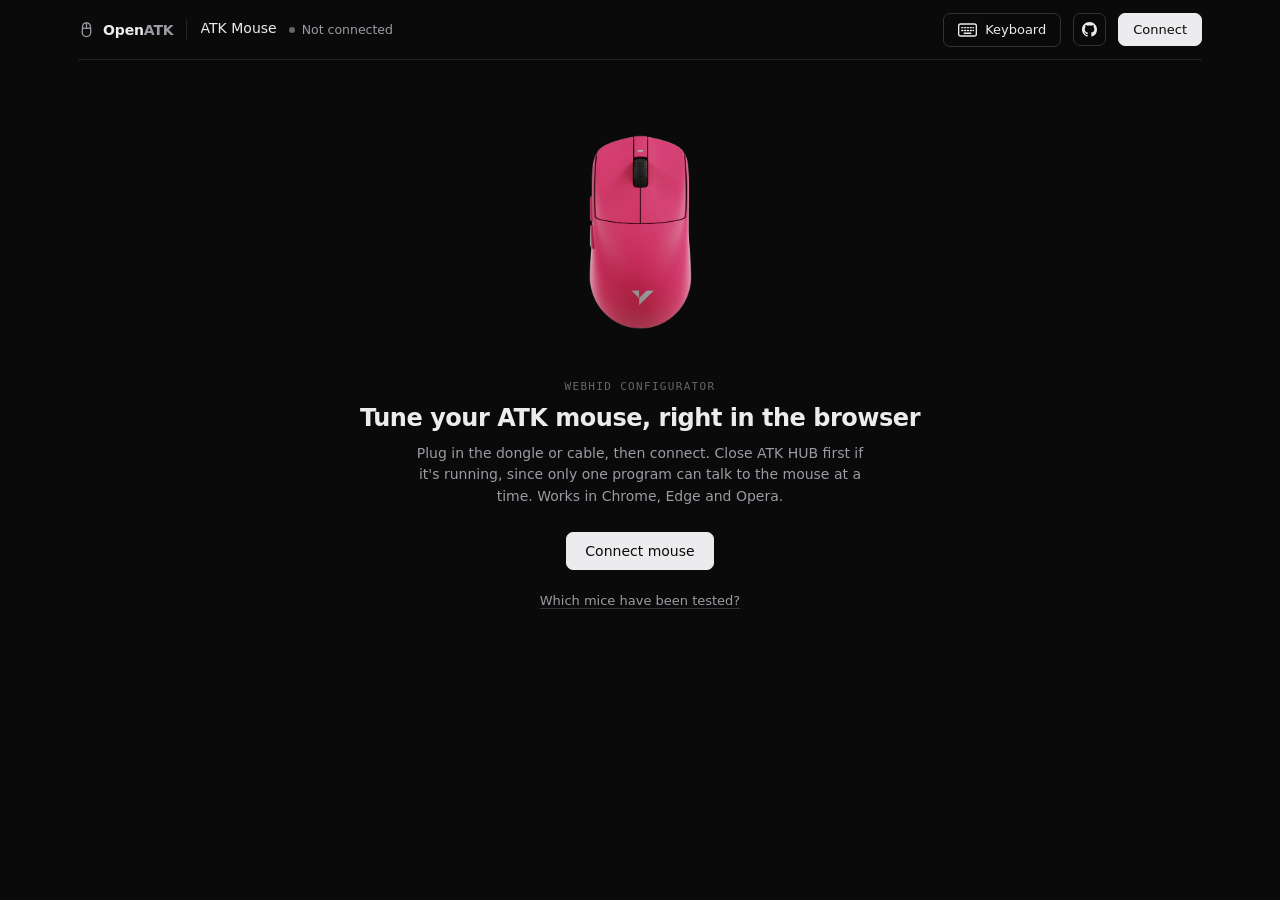
<file: mouse/index.html>
<!DOCTYPE html>
<html lang="en">
<head>
<meta charset="utf-8">
<meta http-equiv="Content-Security-Policy" content="default-src 'none'; script-src 'unsafe-inline'; style-src 'self' 'unsafe-inline' https://fonts.googleapis.com; font-src https://fonts.gstatic.com; connect-src 'none'; base-uri 'none'; form-action 'none'; img-src 'self' data: https://bpcdn.atkgear.com">
<meta name="viewport" content="width=device-width,initial-scale=1">
<script>try{const t=localStorage.getItem('openatk.theme');if(t)document.documentElement.dataset.theme=t.replace(/[^a-z]/g,'').slice(0,12)}catch{}
addEventListener('storage',e=>{if(e.key==='openatk.theme')document.documentElement.dataset.theme=String(e.newValue||'').replace(/[^a-z]/g,'').slice(0,12)});
addEventListener('message',e=>{if(e.source===parent&&e.origin===location.origin&&e.data&&e.data.type==='openatk-theme')document.documentElement.dataset.theme=String(e.data.theme).replace(/[^a-z]/g,'').slice(0,12)});
addEventListener('keydown',e=>{if((e.ctrlKey||e.metaKey)&&e.key==='k'&&parent!==window){e.preventDefault();parent.postMessage({type:'openatk-palette'},location.origin)}});</script>

<title>ATK Mouse Control</title>
<link href="https://fonts.googleapis.com/css2?family=Inter:wght@400;500;600;700&family=IBM+Plex+Mono:wght@400;500&family=Space+Grotesk:wght@500;600;700&display=swap" rel="stylesheet">
<link rel="stylesheet" href="../ui.css">
</head>
<body>
<div class="wrap">

<header>
  <a class="brand" href="../index.html" aria-label="OpenATK">
    <span class="mark"><svg viewBox="0 0 24 24" width="20" height="20" fill="none" stroke="currentColor" style="color:var(--acc)" stroke-width="1.8" aria-hidden="true"><path d="M12 2.5c3.7 0 5.6 2.6 5.7 6.6l.3 6.4c.2 4.1-2.3 6.5-6 6.5s-6.2-2.4-6-6.5l.3-6.4C6.4 5.1 8.3 2.5 12 2.5Z"/><path d="M12 2.8v6.4M6.5 9.6c3.6 1 7.4 1 11 0" stroke-linecap="round"/></svg></span>
    <b>Open<span>ATK</span></b>
  </a>
  <div class="devhead" style="flex:1;min-width:0">
    <h1 id="devName">ATK Mouse</h1>
    <div class="status off" id="status">Not connected</div>
  </div>
  <a class="btn ghost lead" href="../keyboard/index.html" title="ATK keyboard configurator"
     style="display:inline-flex;align-items:center;gap:8px"><svg viewBox="0 0 20 14" width="19" height="14" fill="none" stroke="currentColor" stroke-width="1.5" aria-hidden="true"><rect x=".65" y=".65" width="18.7" height="12.7" rx="2"/><path d="M4 4.5h1M7 4.5h1M10 4.5h1M13 4.5h1M15.8 4.5h.4M4 7.5h1M7 7.5h1M10 7.5h1M13 7.5h1M15.8 7.5h.4M6.5 10.5h7" stroke-linecap="round"/></svg><span class="lbl">Keyboard</span></a>
  <a class="btn ghost icon" href="https://github.com/SunnybeeXD/OpenATK"
     target="_blank" rel="noopener noreferrer"
     aria-label="Source on GitHub" title="Source on GitHub"><svg viewBox="0 0 16 16" width="17" height="17" fill="currentColor" aria-hidden="true"><path d="M8 0C3.58 0 0 3.58 0 8c0 3.54 2.29 6.53 5.47 7.59.4.07.55-.17.55-.38 0-.19-.01-.82-.01-1.49-2.01.37-2.53-.49-2.69-.94-.09-.23-.48-.94-.82-1.13-.28-.15-.68-.52-.01-.53.63-.01 1.08.58 1.23.82.72 1.21 1.87.87 2.33.66.07-.52.28-.87.51-1.07-1.78-.2-3.64-.89-3.64-3.95 0-.87.31-1.59.82-2.15-.08-.2-.36-1.02.08-2.12 0 0 .67-.21 2.2.82.64-.18 1.32-.27 2-.27.68 0 1.36.09 2 .27 1.53-1.04 2.2-.82 2.2-.82.44 1.1.16 1.92.08 2.12.51.56.82 1.27.82 2.15 0 3.07-1.87 3.75-3.65 3.95.29.25.54.73.54 1.48 0 1.07-.01 1.93-.01 2.2 0 .21.15.46.55.38A8.012 8.012 0 0 0 16 8c0-4.42-3.58-8-8-8Z"/></svg></a>
  <button class="btn" id="connect">Connect</button>
</header>

<div class="demobar hidden" id="demoBar" role="status">
  <span><b>Demo mode.</b> This is a simulated mouse, not a real device. Nothing is sent to hardware and nothing is saved.</span>
  <a href="../index.html" target="_top">Exit demo</a>
</div>

<div class="hero" id="hero">
  <div class="art reel" id="heroArt"></div>
  <div class="reelcap" id="heroCap"></div>
  <div class="kicker">WebHID configurator</div>
  <h2>Tune your ATK mouse, right in the browser</h2>
  <p>Plug in the dongle or cable, then connect. Close ATK HUB first if it's running,
     since only one program can talk to the mouse at a time. Works in Chrome, Edge and Opera.</p>
  <button class="btn" id="connect2">Connect mouse</button>
  <p style="margin:20px auto 0"><a href="../tested.html"
     style="color:var(--dim);font-size:13px">Which mice have been tested?</a></p>
</div>

<div class="hero hidden" id="blocked">
  <div class="art reel mouse-art" id="blockedArt"></div>
  <div class="reelcap" id="blockedCap"></div>
  <h2 id="blockedTitle">This needs a desktop</h2>
  <p id="blockedText">OpenATK talks to your mouse over WebHID, which phones and tablets don't
     implement. Open this page on a computer, in Chrome, Edge or Opera.</p>
  <p class="hidden" id="blockedHint" style="margin:-8px auto 22px;color:var(--dimmer);font-size:13px"></p>
  <p style="margin:0 auto"><a href="../tested.html"
     style="color:var(--dim);font-size:13px">Which mice have been tested?</a></p>
</div>

<div id="app" class="hidden">

  <aside>
    <div class="devcard">
      <div class="art" id="devArt"></div>
      <div class="skins hidden" id="devSkins"></div>
      <div class="gauges">
        <div class="ring">
          <svg viewBox="0 0 96 96" aria-hidden="true"><circle class="trk" cx="48" cy="48" r="38"/><circle id="sBattBar" cx="48" cy="48" r="38"/></svg>
          <div class="mid"><div>
            <div class="v batt-row"><span id="sBatt">—</span>
              <svg id="sCharge" class="chg-bolt hidden" viewBox="0 0 24 24" width="13" height="13"
                fill="currentColor" role="img" aria-label="Charging"><title>Charging</title>
                <path d="M13 2 3 14h7l-1 8 10-12h-7l1-8Z"/></svg></div>
            <div class="k">BATTERY</div></div></div>
        </div>
        <div class="minis">
          <div class="mini"><div class="k">Sensitivity</div><div class="v" id="sDpi">—</div></div>
          <div class="mini"><div class="k">Connection</div><div class="v" id="sConn">—</div></div>
        </div>
      </div>
    </div>

    <nav class="tabs" id="tabs">
      <button data-tab="basics" aria-pressed="true"><svg viewBox="0 0 24 24" width="18" height="18" fill="none" stroke="currentColor" stroke-width="2" stroke-linecap="round" aria-hidden="true"><path d="M4 7h10M18 7h2M4 17h4M12 17h8"/><circle cx="16" cy="7" r="2"/><circle cx="10" cy="17" r="2"/></svg>Basics</button>
      <button data-tab="tracking" aria-pressed="false"><svg viewBox="0 0 24 24" width="18" height="18" fill="none" stroke="currentColor" stroke-width="2" stroke-linecap="round" aria-hidden="true"><circle cx="12" cy="12" r="8"/><circle cx="12" cy="12" r="3"/><path d="M12 2v3M12 19v3M2 12h3M19 12h3"/></svg>Tracking</button>
      <button data-tab="light" aria-pressed="false"><svg viewBox="0 0 24 24" width="18" height="18" fill="none" stroke="currentColor" stroke-width="2" stroke-linecap="round" aria-hidden="true"><path d="M9 18h6M10 21h4M12 3a6 6 0 0 0-3.5 10.9c.6.5 1 1.2 1 2.1h5c0-.9.4-1.6 1-2.1A6 6 0 0 0 12 3Z"/></svg>Lighting</button>
      <button data-tab="buttons" aria-pressed="false"><svg viewBox="0 0 24 24" width="18" height="18" fill="none" stroke="currentColor" stroke-width="2" stroke-linecap="round" aria-hidden="true"><path d="M12 2.5c3.7 0 5.6 2.6 5.7 6.6l.3 6.4c.2 4.1-2.3 6.5-6 6.5s-6.2-2.4-6-6.5l.3-6.4C6.4 5.1 8.3 2.5 12 2.5Z"/><path d="M12 2.8v6.4M6.5 9.6c3.6 1 7.4 1 11 0" stroke-linecap="round"/></svg>Buttons &amp; power</button>
      <button data-tab="device" aria-pressed="false"><svg viewBox="0 0 24 24" width="18" height="18" fill="none" stroke="currentColor" stroke-width="2" stroke-linecap="round" aria-hidden="true"><rect x="7" y="7" width="10" height="10" rx="2"/><path d="M10 3v4M14 3v4M10 17v4M14 17v4M3 10h4M3 14h4M17 10h4M17 14h4"/></svg>Device</button>
    </nav>
    <p class="foot">Changes save to the mouse immediately and survive unplugging.
      &middot; <a href="../tested.html">Tested hardware</a></p>
  </aside>

  <main>

    <section class="panel" data-panel="basics">
      <div class="phead"><div><h2>Basics</h2><p>Speed, polling and lift-off. The stuff you feel every second.</p></div></div>

      <div class="item">
        <div class="t">Sensitivity</div>
        <div class="d">How far the cursor moves for each inch the mouse moves. Higher DPI means
          less hand movement. This sets the stage the mouse is on now; the DPI button on the
          mouse switches between stages.</div>
        <div class="seg" id="segDpi"></div>
      </div>

      <div class="item">
        <div class="t">Polling rate</div>
        <div class="d">How many times a second the mouse reports to your PC. Higher rates cut delay
          and look smoother on fast monitors, but use more battery and more CPU. 4K and 8K need a
          capable PC; drop back to 1K if a game stutters.</div>
        <div class="seg" id="segRate"></div>
      </div>

      <div class="item">
        <div class="t">Lift-off distance</div>
        <div class="d">How high you can lift the mouse before it stops tracking. Lower stops the
          cursor drifting when you lift and reposition; too low can drop tracking on soft or
          uneven pads.</div>
        <div class="slider" id="lodSlider">
          <input type="range" id="lod" min="0.7" max="1.7" step="0.1" value="0.7">
          <output id="lodOut">0.7 mm</output>
        </div>
        <div class="seg hidden" id="segLod"></div>
      </div>

      <div class="item hidden" id="profileItem">
        <div class="t">Onboard profile</div>
        <div class="d">The mouse keeps a full set of settings in each profile. Switching loads that
          profile&rsquo;s settings onto the mouse.</div>
        <div class="seg" id="segProfile"></div>
      </div>
    </section>

    <section class="panel hidden" data-panel="tracking">
      <div class="phead"><div><h2>Tracking</h2><p>How the sensor reads the surface, what it does to your movement, and wireless range.</p></div></div>

      <div class="sect">Sensor</div>
      <div class="item">
        <div class="t">Sensor performance</div>
        <div class="d">How often the sensor takes a reading. The competitive modes read far more
          often, which tracks fast flicks more steadily and cuts a little delay, at the cost of
          battery life. Some firmware refuses them; if a choice snaps back, your mouse doesn&rsquo;t
          support it.</div>
        <div class="seg" id="segSensorMode"></div>
      </div>

      <div class="item">
        <div class="head">
          <div>
            <div class="t">Sensor rotation</div>
            <div class="d">Rotates the sensor&rsquo;s idea of &ldquo;straight&rdquo; by up to 30&deg;
              either way, so a swipe you mean to be horizontal comes out horizontal with your grip.
              Leave it off unless your straight swipes drift up or down.</div>
          </div>
          <input type="checkbox" class="sw" id="angleOn">
        </div>
        <div class="slider hidden" id="angleSlider">
          <input type="range" id="angle" min="-30" max="30" step="1" value="0">
          <output id="angleOut">0&deg;</output>
        </div>
      </div>

      <div class="sect">Motion processing</div>
      <div class="item row">
        <div>
          <div class="t">Motion sync</div>
          <div class="d">Times each sensor reading to line up with a USB report, so reports arrive
            evenly spaced and tracking feels more consistent. Adds a small delay, on average about half
            a report interval.</div>
        </div>
        <input type="checkbox" class="sw" id="movesync">
      </div>

      <div class="item row">
        <div>
          <div class="t">Ripple control</div>
          <div class="d">Filters out the tiny back-and-forth jitter sensors show at high DPI. Costs a
            little delay and can soften very small movements. At low DPI there is little jitter to
            remove, so it is usually best left off there.</div>
        </div>
        <input type="checkbox" class="sw" id="ripple">
      </div>

      <div class="item row">
        <div>
          <div class="t">Angle snapping</div>
          <div class="d">Straightens movements that are close to horizontal or vertical. Helps when
            drawing lines; in games it fights small aim corrections, so keep it off there.</div>
        </div>
        <input type="checkbox" class="sw" id="linecorr">
      </div>

      <div class="sect">Wireless</div>
      <div class="item row">
        <div>
          <div class="t">Long range mode</div>
          <div class="d">Boosts the wireless link for when the receiver is far away or blocked. Uses
            noticeably more battery, so leave it off with the receiver close by.</div>
        </div>
        <input type="checkbox" class="sw" id="fardist">
      </div>
    </section>

    <section class="panel hidden" data-panel="light">
      <div class="phead"><div><h2>Lighting</h2><p>The DPI indicator on the mouse and the LED on the receiver.</p></div></div>
      <div class="heads">
        <span>&#9888;</span>
        <div><b>Not every mouse has a DPI light</b>
          These controls always show, but a mouse with no DPI LED will simply ignore
          them. Some mice also cannot report their light back, so the values below
          may start on defaults rather than what the mouse is really doing &mdash;
          moving a control writes the real value.</div>
      </div>

      <div class="item">
        <div class="t">DPI light</div>
        <div class="d">The LED that shows which sensitivity stage you are on.</div>
        <div class="seg" id="segLight"></div>
        <div class="seg" id="segLightBright"></div>
        <div class="seg hidden" id="segLightSpeed"></div>
        <div class="swatchlbl hidden" id="dpiColorsLbl">Colour per stage</div>
        <div class="swatches hidden" id="dpiColors"></div>
      </div>

      <div class="item hidden" id="rlItem">
        <div class="t">Receiver light</div>
        <div class="d">The LED on the USB receiver.</div>
        <div class="seg" id="segRlMode"></div>
        <div id="rlColorWrap">
          <div class="swatchlbl">Colour</div>
          <div class="swatches"><label class="swatch">Pick<input type="color" id="rlColor"></label></div>
        </div>
        <div id="rlBrightWrap"><div class="swatchlbl">Brightness</div><div class="seg" id="segRlBright"></div></div>
        <div id="rlSpeedWrap"><div class="swatchlbl">Speed</div><div class="seg" id="segRlSpeed"></div></div>
        <div id="rlSleepWrap"><div class="swatchlbl">Turns off after</div><div class="seg" id="segRlSleep"></div></div>
      </div>
    </section>

    <section class="panel hidden" data-panel="buttons">
      <div class="phead"><div><h2>Buttons &amp; power</h2><p>Remap any button, record macros, and set how the mouse sleeps.</p></div></div>

      <div class="item hidden" id="btnItem">
        <div class="t">Button assignments</div>
        <div class="d">What each button does. Changes save to the mouse straight away.
          Not every mouse has a DPI button.</div>
        <div class="btnwrap">
          <div class="btnart"><div id="btnArt"></div><div class="cap" id="btnArtCap">Hover a button</div></div>
          <div>
            <div id="btnList"></div>
            <div class="editor hidden" id="btnEditor"></div>
          </div>
        </div>
      </div>

      <div class="item hidden" id="bhopItem">
        <div class="head">
          <div>
            <div class="t">Scroll wheel anti-mistouch</div>
            <div class="d">Ignores the first scroll tick. The wheel only acts if you
              scroll again within the set time, so a knocked wheel does nothing
              mid-game.</div>
          </div>
          <input type="checkbox" class="sw" id="bhopOn">
        </div>
        <div class="seg hidden" id="segBhop"></div>
      </div>

      <div class="item">
        <div class="t">Click debounce</div>
        <div class="d">After a click, ignores further clicks for this long. Lower is faster; raise it
          only if a worn switch starts double-clicking.</div>
        <div class="seg" id="segDebounce"></div>
      </div>

      <div class="item">
        <div class="t">Sleep after</div>
        <div class="d">Idle time before the mouse naps to save battery.
          It wakes the moment you move it.</div>
        <div class="seg" id="segSleep"></div>
      </div>
    </section>

    <section class="panel hidden" data-panel="device">
      <div class="phead"><div><h2>Device</h2><p>Firmware, pairing, diagnostics and reset.</p></div></div>
      <div class="item hidden" id="pairItem">
        <div class="t">Pair a mouse</div>
        <div class="d">Links a mouse to this receiver. Press Start, then put the mouse
          into pairing mode within 30 seconds. The button combination for that is in the
          mouse's manual.</div>
        <div class="erow">
          <select class="sel hidden" id="pairModel" aria-label="Mouse model"></select>
          <button class="btn ghost" id="pairStart">Start pairing</button>
          <span id="pairStatus" style="font-size:13px;color:var(--dim)"></span>
        </div>
      </div>

      <div class="item" id="shareItem">
        <div class="t">Share settings</div>
        <div class="d">Save this mouse's settings to a file or a short code, or load a set someone
          sent you. Pairing, receiver light, profile slots and firmware are never included.</div>
        <div class="erow">
          <button class="btn ghost" id="shareFile">Save to file</button>
          <button class="btn ghost" id="shareCopy">Copy share code</button>
          <button class="btn ghost" id="shareLinkBtn">Copy share link</button>
          <label class="btn ghost" style="cursor:pointer">Load file<input type="file" id="shareLoad" accept=".json,application/json" hidden></label>
        </div>
        <textarea id="sharePaste" rows="2" spellcheck="false" aria-label="Paste a share code"
          placeholder="Or paste a share code here"
          style="width:100%;margin-top:12px;resize:vertical;background:var(--card);color:var(--ink);border:1px solid var(--line2);border-radius:6px;padding:10px 12px;font:12px/1.5 var(--mono)"></textarea>
        <div id="sharePreview" class="hidden" style="margin-top:12px">
          <div id="shareFrom" style="font-size:13px;color:var(--dim);margin-bottom:6px"></div>
          <ul id="shareList" style="margin:0 0 12px;padding-left:20px;font-size:13.5px"></ul>
          <div class="erow">
            <button class="btn" id="shareApply">Apply to this mouse</button>
            <button class="btn ghost" id="shareCancel">Cancel</button>
          </div>
        </div>
      </div>

      <div class="item">
        <table class="kv" id="kv"></table>
        <div style="display:flex;gap:9px;margin-top:16px;flex-wrap:wrap">
          <button class="btn ghost" id="refresh">Refresh</button>
          <button class="btn ghost" id="togglelog">Show activity log</button>
          <button class="btn quiet" id="factory">Reset mouse to factory settings</button>
        </div>
        <div id="log" class="hidden"></div>
      </div>
    </section>
  </main>
</div>
</div>

<div id="toast"></div>

<script>
/* ────────────────────────────────────────────────────────────────────
   ATK mouse control — supports both vendor protocol families.

   BITMOUSE  (vendor interface 0xFF05 / usage 1)
     63-byte OUTPUT report on ID 8. Replies arrive as input reports.
       0 checksum(sum 1..62) · 1 cmdCode 0x72 · 2 paramLen · 3 seq
       4 target(0 dongle,1 mouse) · 5 commandId · 6 cmdLen · 7+ payload
     Input reports omit the checksum byte, so we prepend one to realign.

   COMPX     (vendor interface 0xFF04 / usage 2)
     16-byte OUTPUT report on ID 8. Replies arrive as input reports.
       0 commandId · 1 status · 2-3 eepromAddress(BIG endian)
       4 dataValidLen · 5..14 payload · 15 checksum
     checksum = 85 − (sum([8, bytes 0..14]) & 0xFF); note the report ID
     is folded into the sum even though it isn't in the buffer.
     Nearly every stored value is followed by its own 85−value inverse.
──────────────────────────────────────────────────────────────────── */

const REGISTRY = {"pids":{"1084":["VXE R1S+","cxX"],"10e7":["VXE V3 NK","cxX"],"1135":["ATK A9 SE NK","cxX"],"1149":["ATK U2 SE NK","cxX"],"115d":["ATK Y9 SE NK","cxX"],"114c":["DRAGONFLY F1 V2 SE NK","cxX"],"121f":["VXE R1 S NK","cxX"],"123d":["VXE R2 SE","cxX"],"1248":["VXE X3","cxX"],"103f":["MAD R","cxB"],"104b":["MAD R +","cxB"],"113e":["ATK X1 Lite","cxB"],"1106":["ATK X1 S NK","cxB"],"1115":["ATK A9 Plus NK","cxB"],"110d":["ATK U2 Plus NK","cxB"],"115b":["ATK Y9 Plus NK","cxB"],"114a":["DRAGONFLY F1 V2 Plus NK","cxB"],"11d2":["VXE R1 UlTRA","cxB"],"123f":["VXE R2 PLUS","cxB"],"1240":["VXE R2 PRO MAX","cxB"],"1116":["ATK A9 NK","cxX"],"113f":["ATK X1E","cxX"],"1157":["ATK A9","cxX"],"11aa":["ATK U2","cxX"],"1107":["ATK X1 SE NK","cxX"],"1065":["VXE R1 NK","cxX"],"1066":["VXE R1 NK","cxX"],"10c7":["VXE R1 NK","cxX"],"10c8":["VXE R1 NK","cxX"],"10e8":["VXE V3 PRO NK","cxX"],"110e":["ATK U2 NK","cxX"],"115c":["ATK Y9 NK","cxX"],"114b":["DRAGONFLY F1 V2 NK","cxX"],"11a0":["ATK A9 X","cxX"],"1249":["VXE X3 Pro","cxX"],"124a":["VXE X3 Turbo","cxX"],"123e":["VXE R2","cxX"],"1245":["ATK A9 NB","cxX"],"12bf":["VXE R1SE+ Silent","cxX"],"1117":["ATK A9 Pro Max","cxB"],"1158":["ATK U2 Pro Max","cxB"],"11ab":["DRAGONFLY F1 V2 PRO MAX","cxB"],"11dd":["ATK A9 Ultra Max 2.0","cxB"],"11f2":["ATK A9 Ultra Max 2.0 Tri-Mode","cxB"],"11ed":["ATK F1 Ultra Max 2.0","cxB"],"11ec":["ATK X1 Ultra Max 2.0","cxB"],"11f7":["ATK U2 Ultra Max 2.0","cxB"],"11f9":["VXE R1 Ultra","cxB"],"1014":["ATK F1 PRO","cxB7"],"1015":["ATK F1 PRO MAX","cxB7"],"1016":["ATK X1 PRO","cxB7"],"1017":["ATK X1 PRO MAX","cxB7"],"1018":["ATK Z1 PRO","cxB7"],"1019":["ATK Z1 PRO MAX","cxB7"],"1086":["ATK U2 MINI","cxB7"],"10ac":["ATK U2 Ultra","cxB7"],"10fd":["ATK Y9 PRO MAX","cxB7"],"103e":["MAD R MAJOR","cxB7"],"104c":["MAD R MAJOR+","cxB7"],"12ff":["ATK X1 Ultra Max 2.0","cxB7"],"102e":["ATK F1 Ultimate","cxuA"],"102f":["ATK X1 Ultra","cxuA"],"1030":["ATK FIERCE X","cxuA"],"103c":["ATK F1 Ultra","cxuA"],"103d":["ATK X1 Ultimate","cxuA"],"1045":["ATK F1 EXTREME","cxuA"],"104a":["ATK Z1 Ultra","cxuA"],"105b":["ATK F1 LEVIATAN","cxuA"],"1087":["ATK U2 Ultimate","cxuA"],"10e9":["ATK X1 EXTREME","cxuA"],"1119":["ATK A9 Ultra","cxuA"],"11f3":["ATK A9 NB ULTRA","cxuA"],"11b6":["ATK A9 Ultimate","cxuA"],"120a":["ATK A9 Air","cxuA"],"11cf":["ATK Y9 Ultimate","cxuA"],"11e4":["ATK F1 Ultimate 2.0","cxuA"],"11e7":["ATK X1 Ultimate 2.0","cxuA"],"11a6":["ATK Duckbill Ultra","cxuA"],"1230":["ATK Duckbill EXTREME","cxuA"],"11cc":["ATK ZERO EX","cxuA"],"11e5":["ATK X1 EXTREME 2.0","cxuA"],"120b":["ATK X1 EXTREME GT","cxuA"],"11e3":["ATK F1 EXTREME 2.0","cxuA"],"11f0":["ATK F1 LEVIATAN 2.0","cxuA"],"11f6":["ATK U2 Mini 2.0","cxuA"],"1201":["ATK Z1 Ultimate 2.0","cxuA"],"11f5":["ATK U2 Ultimate 2.0","cxuA"],"120d":["ATK Ghost EXTREME","cxuA"],"120e":["ATK Ghost Ultimate","cxuA"],"124e":["ATK ZERO","cxuA"],"1256":["ATK A9 Mini","cxuA"],"1266":["ATK PHANTOM EXTREME","cxuA"],"1274":["ATK X1 Ultra Max 2.0","cxuA"],"126e":["ATK F1 Ultra Max 2.0","cxuA"],"1270":["ATK A9 Ultra Max 2.0 Tri-Mode","cxuA"],"126f":["ATK A9 Ultra Max 2.0","cxuA"],"126c":["ATK U2 Plus NK","cxuA"],"1271":["VXE R1","cxuA"],"1272":["VXE R1 PRO","cxuA"],"1273":["VXE R1 PRO MAX","cxuA"],"125a":["ATK A9 Mini","cxuA"],"126d":["ATK U2 Pro Max","cxuA"],"12d7":["Flow 7","cxuA"],"12fa":["ATK F1 V3 ULTIMATE","cxuA"],"132b":["MAD R+","cxuA"],"131a":["ATK X1 S NK","cxuA"],"1269":["ATK A9 Mini +","cxuM"],"128e":["ATK A9 Mini +","cxuM"],"1289":["ATK ZERO EX +","cxuM"],"1286":["ATK X1 Ultimate 2.0 +","cxuM"],"129b":["ATK F1 V3 EXTREME +","cxuM"],"129d":["ATK F1 V3 LEVIATAN +","cxuM"],"1293":["ATK A9 Air +","cxuM"],"1292":["ATK A9 Ultimate +","cxuM"],"128d":["ATK U2 Mini 2.0 +","cxuM"],"128c":["ATK U2 Ultimate 2.0 +","cxuM"],"1296":["ATK PHANTOM ULTIMATE","cxuM"],"1285":["ATK X1 EXTREME 2.0 +","cxuM"],"12a2":["ATK X1 Air +","cxuM"],"128b":["ATK Ghost Ultimate +","cxuM"],"128a":["ATK Ghost EXTREME +","cxuM"],"129c":["ATK F1 Ultimate 2.0 +","cxuM"],"127c":["ATK X1 Air +","cxuM"],"12a7":["ATK F1 V3 ULTIMATE +","cxuM"],"12ab":["ATK A9 NB ULTRA +","cxuM"],"12af":["ATK Y9 Ultimate +","cxuM"],"12b0":["ATK Z1 Ultimate 2.0 +","cxuM"],"127f":["ATK A9 Air +","cxuM"],"127e":["ATK A9 Ultimate +","cxuM"],"12a8":["ATK F1 V3 ULTIMATE +","cxuM"],"12a9":["ATK F1 V3 ULTIMATE +","cxuM"],"132a":["ATK F1 V3 PIKACHU Edition","cxuM"],"12b4":["ATK X1 Ultimate 2.0 Silent","cxuM"],"12b3":["ATK A9 Ultimate Silent","cxuM"],"12e4":["ATK ONE","cxuM"],"12c5":["ATK X1 Wireless Charging","cxuM"],"12c6":["ATK A9 Wireless Charging","cxuM"],"104d":["MAD 1K Dongle","cxr"],"1085":["Wireless mouse 1k dongle  ","cxr"],"1067":["R1 NK","cxX"],"1068":["R1 NK","cxX"],"1069":["R1 NK","cxX"],"106a":["R1 NK","cxX"],"10c9":["NK Mouse Dongle","cxX"],"10ca":["R1 NK","cxX"],"10cb":["R1 NK","cxX"],"10cc":["R1 NK","cxX"],"101a":["ATK Mouse 1K Dongle","cxr"],"101b":["ATK Mouse 8K Dongle","cxr"],"111a":["Wireless mouse -8K NANO dongle","cxr"],"111b":["Wireless mouse -8K NANO dongle","cxr"],"11a7":["ATK Mouse 8K Dongle","cxr"],"11a9":["Wireless mouse 4k dongle","cxr"],"1040":["MAD 8K Dongle","cxr"],"1031":["ATK 8K Dongle Light Version","cxr"],"1159":["ATK 8K Dongle Light Version","cxr"],"115e":["Wireless mouse 8k dongle","cxr"],"11c8":["Wireless mouse -8K TypeC dongle","cxr"],"11ce":["Wireless mouse-8K NANO dongle","cxr"],"11cd":["Wireless mouse -8K TypeC dongle","cxr"],"11d8":["Wireless mouse 8k dongle-H","cxr"],"11d9":["Wireless mouse 8k dongle-L","cxr"],"1278":["Wireless mouse 8k dongle-L","cxr"],"11fe":["Wireless mouse 8k NANO dongle-L","cxr"],"127a":["Wireless mouse 8k NANO dongle-L","cxr"],"11fd":["Wireless mouse 8k NANO dongle-L","cxr"],"1279":["Wireless mouse 8k NANO dongle-L","cxr"],"11f4":["Wireless mouse -8K TOWER dongle","cxr"],"1246":["Wireless mouse -1K TOWER dongle","cxr"],"12cc":["Wireless mouse 8k dongle-H","cxr"],"11b3":["Flow 7","cxr"],"12e9":["Wireless mouse 8k NANO dongle-M","cxr"],"1303":["Wireless mouse 8k dongle-M","cxr"],"12da":["ATK Wireless Charging dongle","cxr"],"124d":["VXE R1 S NK","bmX"],"1222":["ATK A9 SE NK","bmX"],"1213":["VXE V3 NK","bmX"],"12b1":["VXE R2 SE NK","bmX"],"12d2":["VXE V3 NK","bmX"],"1310":["VXE R1 S NK","bmX"],"1311":["VXE R1 NK","bmX"],"130f":["ATK A9 SE 3.0 NK","bmX"],"1223":["ATK A9 2.0 NK","bmX"],"1305":["ATK A9 3.0 NK","bmX"],"1214":["VXE V3 PRO NK","bmX"],"1306":["VXE V3 PRO NK","bmX"],"124c":["VXE R1 NK","bmX"],"1299":["ATK X1 SE Nearlink","bmX"],"130e":["ATK X1 SE NK","bmX"],"12dc":["VXE R1 SE+","bmX"],"1319":["VXE R1 SE+","bmX"],"127b":["VXE V3 PRO Max","bmX"],"1215":["VXE V3 Plus","bmB"],"1224":["ATK A9 Plus NK","bmB"],"11db":["ATK A9 Pro Max 2.0 NK","bmB"],"1301":["ATK A9 Pro Max 2.0 NK","bmB7"],"1300":["ATK A9 Plus NK","bmB7"],"1154":["ATK ZERO","bmuA"],"1211":["ATK A9 Ultimate 3.0","bmuA"],"1268":["ATK A9 Mini","bmuA"],"123a":["ATK Ghost Ultimate","bmuA"],"1263":["ATK A9 Plus NK","bmuA"],"1264":["ATK A9 Pro Max 2.0 NK","bmuA"],"12a3":["VXE R2 ULTRA NK","bmuA"],"12d0":["ATK A9 NB ULTRA","bmuA"],"12e1":["VXE T1","bmuA"],"128f":["ATK A9 Ultra Max 2.0 +","bmuA"],"12e3":["ATK U2 Plus NK","bmuA"],"1307":["ATK F1 V3 Ultra Max","bmuA"],"129a":["VXE R1 PRO MAX 2.0 NK","bmuA"],"1314":["ATK A9 Ultimate","bmuA"],"1337":["ATK A9 Plus 3.0 NK","bmuA"],"1338":["ATK A9 Pro Max 3.0 NK","bmuA"],"133d":["ATK X1 V3 PRO MAX","bmuA"],"1326":["ATK X1 V3 ULTRA MAX","bmuA"],"129e":["ATK ZERO +","bmuM"],"1287":["ATK A9 Ultimate +","bmuM"],"12f1":["ATK A9 Ultimate +","bmuM"],"1288":["ATK A9 Air +","bmuM"],"12ce":["ATK PHANTOM ULTIMATE","bmuM"],"1312":["ATK PHANTOM ULTIMATE","bmuM"],"12d9":["ATK X1 ULTIMATE 2.0+","bmuM"],"12de":["ATK X1 Ultra Max 2.0 + Tri-Mode","bmuM"],"12d8":["ATK ENZO ULTIMATE","bmuM"],"130b":["ATK ENZO ULTIMATE","bmuM"],"12ec":["ATK X1 Air+","bmuM"],"1324":["ATK X1 V3 ULTIMATE+","bmuM"],"12db":["VELOTA EVO","bmuM"],"1333":["VELOTA EVO","bmuM"],"1304":["ATK F1 V3 ULTIMATE+","bmuM"],"1308":["ATK F1 V3 ULTIMATE+","bmuM"],"1251":["ATK A9 Mini +","bmuM"],"1331":["ATK ZERO PLUS GENGAR EDITION","bmuM"],"133c":["ATK N1 Ultimate+","bmuM"],"1155":["Wireless mouse 8k dongle-L1","bmr"],"11dc":["NK mouse 8K NANO dongle","bmr"],"1216":["NK mouse NANO dongle","bmr"],"124f":["Wireless mouse 8k dongle-L0","bmr"],"1290":["Wireless mouse 8k dongle-M1","bmr"],"1291":["Wireless mouse 8k NANO dongle-M1","bmr"],"12d1":["Wireless mouse -8K TOWER dongle","bmr"],"12cd":["Wireless mouse 8k NANO dongle-M1","bmr"],"1315":["Wireless mouse 8k NANO dongle-M1","bmr"],"12f5":["Wireless mouse 8k dongle-M1","bmr"],"12ea":["Wireless mouse 8k dongle-G","bmr"],"1332":["Wireless mouse 8k dongle-G","bmr"],"1302":["Wireless mouse 8k dongle-O","bmr"],"133e":["Wireless mouse 8k NANO dongle-A1","bmr"],"133f":["Wireless mouse -1k dongle","bmr"],"1346":["Wireless mouse 8k dongle-M1","bmr"],"1347":["Wireless mouse 8k NANO dongle-M1","bmr"],"1348":["Wireless mouse 8k NANO dongle-M1","bmr"],"134b":["Wireless mouse 8k dongle","bmr"],"f502":["ATK Dragonfly F1 PRO","cxB"],"f506":["ATK Dragonfly F1 PRO MAX","cxB"],"f50a":["ATK Dragonfly F1S","cxB"],"f58c":["VXE R1 PRO","cxB"],"f58f":["VXE R1","cxB"],"f503":["Mouse 1K Dongle","cxr"],"f505":["Mouse 4K Dongle","cxr"],"f50b":["Mouse 1K Dongle","cxr"],"f58a":["Mouse 1K Dongle","cxr"],"f58d":["Mouse 4K Dongle","cxr"],"f58e":["Mouse 1K Dongle","cxr"],"fb12":["VXE Mouse 1K Dongle","cxr"],"12f7":["ATK Mouse","cxuM"],"12f9":["ATK Mouse","cxuM"],"12fb":["ATK Mouse","cxuM"],"1316":["ATK Mouse","cxuM"],"133b":["ATK A9 Mini SPRIGATITO Edition","cxuM"],"1340":["ATK A9 MAG","cxuM"],"1341":["ATK X1 MAG","cxuM"],"1343":["ATK A9 Air","bmuA"],"1344":["ATK F1 V3 ULTIMATE","bmuA"],"134c":["ATK Mouse","bmuA"],"134d":["ATK A9 SE 3.0 NK","bmX"],"134e":["ATK A9 3.0 NK","bmX"],"134f":["ATK A9 Plus 3.0 NK","bmuA"],"1350":["ATK A9 Pro Max 3.0 NK","bmuA"],"1357":["ATK Mouse","bmuM"],"1358":["VXE R1SE+","cxX"],"1359":["VXE R1SE+ Silent","cxX"],"135b":["VXE R1 S NK","bmX"],"135c":["VXE R1 NK","bmX"],"135d":["VXE V3 NK","bmX"],"135e":["ATK Mouse","bmX"],"1363":["ATK Mouse","cxuM"],"1366":["VXE V3 Silent NK","bmX"],"1367":["VXE V3 Pro Silent NK","bmX"],"1368":["VXE R1 SE+","bmX"],"1369":["ATK Mouse","bmX"],"1371":["ATK Mouse","bmuM"],"1374":["ATK Mouse","bmuM"],"1342":["ATK Wireless Charging-S dongle","cxr"],"1375":["Wireless mouse 8k dongle-O","bmr"],"1345":["ATK F1 V3 ULTIMATE+","bmuM"],"1372":["ATK Mouse","bmuM"],"1376":["ATK X1 V3 SE NK","bmX"]},"cid":{"cx:2,63":["VXE R1S+","X"],"cx:2,72":["VXE V3 NK","X"],"cx:2,88":["ATK A9 SE NK","X"],"cx:2,92":["ATK U2 SE NK","X"],"cx:2,98":["ATK Y9 SE NK","X"],"cx:2,95":["DRAGONFLY F1 V2 SE NK","X"],"cx:2,117":["VXE R1 S NK","X"],"cx:2,91":["VXE R2 SE","X"],"cx:2,121":["VXE X3","X"],"cx:2,49":["MAD R","B"],"cx:2,54":["MAD R +","B"],"cx:2,89":["ATK X1 Lite","B"],"cx:2,76":["ATK X1 S NK","B"],"cx:2,83":["ATK A9 Plus NK","B"],"cx:2,78":["ATK U2 Plus NK","B"],"cx:2,96":["ATK Y9 Plus NK","B"],"cx:2,93":["DRAGONFLY F1 V2 Plus NK","B"],"cx:2,114":["VXE R1 UlTRA","B"],"cx:2,101":["VXE R2 PLUS","B"],"cx:2,84":["ATK A9 NK","X"],"cx:2,90":["ATK X1E","X"],"cx:2,99":["ATK A9","X"],"cx:2,109":["ATK U2","X"],"cx:2,77":["ATK X1 SE NK","X"],"cx:2,57":["VXE R1 NK","X"],"cx:2,67":["VXE R1 NK","X"],"cx:2,73":["VXE V3 PRO NK","X"],"cx:2,79":["ATK U2 NK","X"],"cx:2,97":["ATK Y9 NK","X"],"cx:2,94":["DRAGONFLY F1 V2 NK","X"],"cx:2,107":["ATK A9 X","X"],"cx:2,122":["VXE X3 Pro","X"],"cx:2,123":["VXE X3 Turbo","X"],"cx:2,68":["VXE R2","X"],"cx:2,120":["ATK A9 NB","X"],"cx:2,130":["VXE R1SE+ Silent","X"],"cx:2,85":["ATK A9 Pro Max","B"],"cx:2,100":["ATK U2 Pro Max","B"],"cx:2,110":["DRAGONFLY F1 V2 PRO MAX","B"],"cx:1,6":["ATK A9 Ultra Max 2.0","B"],"cx:1,15":["ATK A9 Ultra Max 2.0 Tri-Mode","B"],"cx:1,12":["ATK F1 Ultra Max 2.0","B"],"cx:1,11":["ATK X1 Ultra Max 2.0","B"],"cx:1,18":["ATK U2 Ultra Max 2.0","B"],"cx:1,20":["VXE R1 Ultra","B"],"cx:2,36":["ATK F1 PRO","B7"],"cx:2,37":["ATK F1 PRO MAX","B7"],"cx:2,38":["ATK X1 PRO","B7"],"cx:2,39":["ATK X1 PRO MAX","B7"],"cx:2,40":["ATK Z1 PRO","B7"],"cx:2,41":["ATK Z1 PRO MAX","B7"],"cx:2,64":["ATK U2 MINI","B7"],"cx:2,66":["ATK U2 Ultra","B7"],"cx:2,108":["ATK Y9 PRO MAX","B7"],"cx:2,47":["MAD R MAJOR","B7"],"cx:2,55":["MAD R MAJOR+","B7"],"cx:1,87":["ATK X1 Ultra Max 2.0","B7"],"cx:2,42":["ATK F1 Ultimate","uA"],"cx:2,43":["ATK X1 Ultra","uA"],"cx:2,44":["ATK FIERCE X","uA"],"cx:2,45":["ATK F1 Ultra","uA"],"cx:2,46":["ATK X1 Ultimate","uA"],"cx:2,50":["ATK F1 EXTREME","uA"],"cx:2,53":["ATK Z1 Ultra","uA"],"cx:2,56":["ATK F1 LEVIATAN","uA"],"cx:2,65":["ATK U2 Ultimate","uA"],"cx:2,70":["ATK X1 EXTREME","uA"],"cx:2,87":["ATK A9 Ultra","uA"],"cx:2,115":["ATK A9 NB ULTRA","uA"],"cx:1,3":["ATK A9 Ultimate","uA"],"cx:1,21":["ATK A9 Air","uA"],"cx:1,5":["ATK Y9 Ultimate","uA"],"cx:1,8":["ATK F1 Ultimate 2.0","uA"],"cx:1,10":["ATK X1 Ultimate 2.0","uA"],"cx:1,2":["ATK Duckbill Ultra","uA"],"cx:1,25":["ATK Duckbill EXTREME","uA"],"cx:1,4":["ATK ZERO EX","uA"],"cx:1,9":["ATK X1 EXTREME 2.0","uA"],"cx:1,22":["ATK X1 EXTREME GT","uA"],"cx:1,7":["ATK F1 EXTREME 2.0","uA"],"cx:1,13":["ATK F1 LEVIATAN 2.0","uA"],"cx:1,17":["ATK U2 Mini 2.0","uA"],"cx:1,19":["ATK Z1 Ultimate 2.0","uA"],"cx:1,16":["ATK U2 Ultimate 2.0","uA"],"cx:1,23":["ATK Ghost EXTREME","uA"],"cx:1,24":["ATK Ghost Ultimate","uA"],"cx:1,26":["ATK ZERO","uA"],"cx:1,27":["ATK A9 Mini","uA"],"cx:1,30":["ATK PHANTOM EXTREME","uA"],"cx:1,32":["ATK X1 Ultra Max 2.0","uA"],"cx:1,33":["ATK F1 Ultra Max 2.0","uA"],"cx:1,37":["ATK A9 Ultra Max 2.0 Tri-Mode","uA"],"cx:1,38":["ATK A9 Ultra Max 2.0","uA"],"cx:2,124":["ATK U2 Plus NK","uA"],"cx:2,127":["VXE R1","uA"],"cx:2,125":["VXE R1 PRO","uA"],"cx:2,126":["VXE R1 PRO MAX","uA"],"cx:1,28":["ATK A9 Mini","uA"],"cx:2,128":["ATK U2 Pro Max","uA"],"cx:2,131":["Flow 7","uA"],"cx:1,85":["ATK F1 V3 ULTIMATE","uA"],"cx:2,133":["MAD R+","uA"],"cx:2,132":["ATK X1 S NK","uA"],"cx:1,31":["ATK A9 Mini +","uM"],"cx:1,52":["ATK A9 Mini +","uM"],"cx:1,88":["ATK A9 Mini SPRIGATITO Edition","uM"],"cx:1,47":["ATK ZERO EX +","uM"],"cx:1,46":["ATK X1 Ultimate 2.0 +","uM"],"cx:1,58":["ATK F1 V3 EXTREME +","uM"],"cx:1,60":["ATK F1 V3 LEVIATAN +","uM"],"cx:1,54":["ATK A9 Air +","uM"],"cx:1,53":["ATK A9 Ultimate +","uM"],"cx:1,51":["ATK U2 Mini 2.0 +","uM"],"cx:1,50":["ATK U2 Ultimate 2.0 +","uM"],"cx:1,55":["ATK PHANTOM ULTIMATE","uM"],"cx:1,45":["ATK X1 EXTREME 2.0 +","uM"],"cx:1,61":["ATK X1 Air +","uM"],"cx:1,49":["ATK Ghost Ultimate +","uM"],"cx:1,48":["ATK Ghost EXTREME +","uM"],"cx:1,59":["ATK F1 Ultimate 2.0 +","uM"],"cx:1,42":["ATK X1 Air +","uM"],"cx:1,62":["ATK F1 V3 ULTIMATE +","uM"],"cx:2,129":["ATK A9 NB ULTRA +","uM"],"cx:1,66":["ATK Y9 Ultimate +","uM"],"cx:1,67":["ATK Z1 Ultimate 2.0 +","uM"],"cx:1,40":["ATK A9 Air +","uM"],"cx:1,39":["ATK A9 Ultimate +","uM"],"cx:1,63":["ATK F1 V3 ULTIMATE +","uM"],"cx:1,64":["ATK F1 V3 ULTIMATE +","uM"],"cx:1,90":["ATK F1 V3 PIKACHU Edition","uM"],"cx:1,76":["ATK X1 Ultimate 2.0 Silent","uM"],"cx:1,75":["ATK A9 Ultimate Silent","uM"],"cx:1,77":["ATK ONE","uM"],"cx:1,70":["ATK X1 Wireless Charging","uM"],"cx:1,71":["ATK A9 Wireless Charging","uM"],"bm:2,9":["VXE R1 S NK","X"],"bm:2,2":["ATK A9 SE NK","X"],"bm:2,5":["VXE V3 NK","X"],"bm:2,19":["VXE R2 SE NK","X"],"bm:2,21":["VXE V3 NK","X"],"bm:2,31":["VXE R1 S NK","X"],"bm:2,28":["VXE R1 NK","X"],"bm:2,32":["ATK A9 SE 3.0 NK","X"],"bm:2,3":["ATK A9 2.0 NK","X"],"bm:2,29":["ATK A9 3.0 NK","X"],"bm:2,6":["VXE V3 PRO NK","X"],"bm:2,30":["VXE V3 PRO NK","X"],"bm:2,8":["VXE R1 NK","X"],"bm:2,16":["ATK X1 SE Nearlink","X"],"bm:2,33":["ATK X1 SE NK","X"],"bm:2,22":["VXE R1 SE+","X"],"bm:2,15":["VXE V3 PRO Max","X"],"bm:2,7":["VXE V3 Plus","B"],"bm:2,4":["ATK A9 Plus NK","B"],"bm:2,1":["ATK A9 Pro Max 2.0 NK","B"],"bm:2,27":["ATK A9 Pro Max 2.0 NK","B7"],"bm:2,26":["ATK A9 Plus NK","B7"],"bm:1,1":["ATK ZERO","uA"],"bm:1,2":["ATK A9 Ultimate 3.0","uA"],"bm:1,16":["ATK A9 Mini","uA"],"bm:1,3":["ATK Ghost Ultimate","uA"],"bm:2,13":["ATK A9 Plus NK","uA"],"bm:2,14":["ATK A9 Pro Max 2.0 NK","uA"],"bm:2,18":["VXE R2 ULTRA NK","uA"],"bm:2,20":["ATK A9 NB ULTRA","uA"],"bm:2,23":["VXE T1","uA"],"bm:1,7":["ATK A9 Ultra Max 2.0 +","uA"],"bm:2,25":["ATK U2 Plus NK","uA"],"bm:1,19":["ATK F1 V3 Ultra Max","uA"],"bm:2,17":["VXE R1 PRO MAX 2.0 NK","uA"],"bm:1,22":["ATK A9 Ultimate","uA"],"bm:2,34":["ATK A9 Plus 3.0 NK","uA"],"bm:2,35":["ATK A9 Pro Max 3.0 NK","uA"],"bm:2,36":["ATK X1 V3 PRO MAX","uA"],"bm:1,25":["ATK X1 V3 ULTRA MAX","uA"],"bm:1,8":["ATK ZERO +","uM"],"bm:8,1":["ATK ZERO +","uM"],"bm:1,9":["ATK A9 Ultimate +","uM"],"bm:1,15":["ATK A9 Ultimate +","uM"],"bm:1,6":["ATK A9 Air +","uM"],"bm:1,10":["ATK PHANTOM ULTIMATE","uM"],"bm:1,21":["ATK PHANTOM ULTIMATE","uM"],"bm:1,12":["ATK X1 ULTIMATE 2.0+","uM"],"bm:1,13":["ATK X1 Ultra Max 2.0 + Tri-Mode","uM"],"bm:1,11":["ATK ENZO ULTIMATE","uM"],"bm:1,20":["ATK ENZO ULTIMATE","uM"],"bm:1,14":["ATK X1 Air+","uM"],"bm:1,23":["ATK X1 V3 ULTIMATE+","uM"],"bm:5,1":["VELOTA EVO","uM"],"bm:5,2":["VELOTA EVO","uM"],"bm:1,17":["ATK F1 V3 ULTIMATE+","uM"],"bm:1,18":["ATK F1 V3 ULTIMATE+","uM"],"bm:1,4":["ATK A9 Mini +","uM"],"bm:1,24":["ATK ZERO PLUS GENGAR EDITION","uM"],"bm:5,3":["ATK N1 Ultimate+","uM"],"cx:2,1":["ATK Dragonfly F1 PRO","B"],"cx:2,2":["ATK Dragonfly F1 PRO","B"],"cx:2,104":["ATK Dragonfly F1 PRO","B"],"cx:2,3":["ATK Dragonfly F1 PRO MAX","B"],"cx:2,4":["ATK Dragonfly F1 PRO MAX","B"],"cx:2,105":["ATK Dragonfly F1 PRO MAX","B"],"cx:2,5":["ATK Dragonfly F1 MOBA","B"],"cx:2,6":["ATK Dragonfly F1 MOBA","B"],"cx:2,33":["ATK Dragonfly F1 MOBA","B"],"cx:2,106":["ATK Dragonfly F1 MOBA","B"],"cx:2,48":["ATK Dragonfly F1 PRO MAX Elden","B"],"cx:2,52":["ATK Dragonfly F1 PRO MAX JOJO","B"],"cx:2,19":["ATK Dragonfly F1S","B"],"cx:2,20":["ATK Dragonfly F1S","B"],"cx:2,7":["VXE R1 PRO","B"],"cx:2,8":["VXE R1 PRO","B"],"cx:2,27":["VXE R1 PRO MAX","B"],"cx:2,28":["VXE R1 PRO MAX","B"],"cx:2,34":["VXE R1 PRO MAX","B"],"cx:2,11":["VXE R1","B"],"cx:2,12":["VXE R1","B"],"cx:2,29":["VXE R1SE","X"],"cx:2,30":["VXE R1SE","X"],"cx:2,31":["VXE R1SE+","X"],"cx:2,32":["VXE R1SE+","X"],"cx:2,116":["VXE R1SE+","X"],"cx:1,80":["ATK Mouse","uM"],"cx:1,84":["ATK Mouse","uM"],"cx:1,86":["ATK Mouse","uM"],"cx:1,91":["ATK A9 Mini SPRIGATITO Edition","uM"],"cx:2,134":["ATK A9 MAG","uM"],"cx:2,135":["ATK X1 MAG","uM"],"bm:1,26":["ATK A9 Air","uA"],"bm:1,27":["ATK F1 V3 ULTIMATE","uA"],"bm:2,37":["ATK Mouse","uA"],"bm:2,39":["ATK A9 SE 3.0 NK","X"],"bm:2,38":["ATK A9 3.0 NK","X"],"bm:2,40":["ATK A9 Plus 3.0 NK","uA"],"bm:2,41":["ATK A9 Pro Max 3.0 NK","uA"],"bm:1,30":["ATK Mouse","uM"],"cx:2,136":["VXE R1SE+","X"],"cx:2,137":["VXE R1SE+ Silent","X"],"bm:2,44":["VXE R1 S NK","X"],"bm:2,43":["VXE R1 NK","X"],"bm:2,45":["VXE V3 NK","X"],"bm:2,46":["ATK Mouse","X"],"cx:1,92":["ATK Mouse","uM"],"bm:2,48":["VXE V3 Silent NK","X"],"bm:2,49":["VXE V3 Pro Silent NK","X"],"bm:2,42":["VXE R1 SE+","X"],"bm:2,47":["ATK Mouse","X"],"bm:1,33":["ATK Mouse","uM"],"bm:1,34":["ATK Mouse","uM"],"bm:1,28":["ATK F1 V3 ULTIMATE+","uM"],"bm:1,35":["ATK Mouse","uM"],"bm:2,50":["ATK X1 V3 SE NK","X"]}};

const VID = 0x373B;
const VID_OLD = 0x3554;
const $ = s => document.querySelector(s);
const EMBED = new URLSearchParams(location.search).get('embed') === '1';
if (EMBED){
  document.body.classList.add('embed');
  for (const a of document.querySelectorAll('a[href^="../"]')){
    a.target = '_top';
    if (/^\.\.\/(mouse|keyboard)\//.test(a.getAttribute('href'))){
      const p = a.previousSibling;
      if (p && p.nodeType === 3) p.textContent = p.textContent.replace(/[\s\u00b7]+$/, '');
    }
  }
}
const DEMO = (() => {
  const v = new URLSearchParams(location.search).get('demo');
  return v !== null && !['0', 'false', 'off', 'no'].includes(v.toLowerCase());
})();
const store = (() => {
  if (!DEMO){ try { return localStorage; } catch {} }
  const mem = new Map();
  return { getItem: k => mem.get(k) ?? null, setItem: (k, v) => { mem.set(k, String(v)); } };
})();
const demoNo = what => toast(`Demo mode: there is no real mouse, so nothing was ${what}`, 1);
const hex = b => [...b].map(v => v.toString(16).padStart(2, '0')).join(' ');
const sum = (a, from, to) => { let s = 0; for (let i = from; i < to; i++) s += a[i]; return s; };

/* lift-off: both families store tenths of a millimetre offset by 6.
   code 1 = 0.7 mm … code 11 = 1.7 mm */
const LOD_OFFSET = 6;
const mmToCode = mm => Math.round(mm * 10) - LOD_OFFSET;
const codeToMm = code => (code + LOD_OFFSET) / 10;

const DPIS = [800, 1600, 3200];
const RATE_HZ = [125, 250, 500, 1000, 2000, 4000, 8000];
/* Sensors outside the 3950-Ultra / 3955-Master pair expose fixed lift-off
   steps rather than the 0.7-1.7 mm range, and the codes aren't in ascending
   order. Every such sensor offers 1 mm and 2 mm; only PAW3950 and PAW3950DM
   add the 0.7 mm step, so a PAW3395 gets two options, not three. */
const LOD_LEVELS      = [[1, 'Low · 1 mm'], [2, 'High · 2 mm']];
const LOD_LEVELS_LOW  = [[3, '0.7 mm'], ...LOD_LEVELS];

const DEBOUNCE = [[0, 'Off'], [1, '1 ms'], [2, '2 ms'], [4, '4 ms'],
                  [8, '8 ms'], [15, '15 ms'], [20, '20 ms']];
const SLEEP = [[30, '30 sec'], [60, '1 min'], [120, '2 min'], [180, '3 min'],
               [300, '5 min'], [1200, '20 min'], [1500, '25 min'], [1800, '30 min']];

/* Stable UI/share values, retained for compatibility with existing v1 files.
   These match BITMOUSE's wire enum. COMPX translates them at the driver boundary:
   Basic / Competitive / Competitive Max are stored as 0 / 1 / 2 there. */
const SENSOR_MODES = [[0, 'Basic'], [4, 'Competitive'], [5, 'Competitive Max']];
const COMPX_MODE_FROM_WIRE = [0, 4, 5];

/* ATK's mouse-upgrade.json, COMPX (key 3), cordedMode thresholds; snapshot
   2026-10-20. CID 1 is always eligible. Unknown devices/firmware omit Max.
   https://bpcdn.atkgear.com/device/constant/mouse-upgrade.json */
const COMPX_MAX_FW = Object.freeze(Object.fromEntries([
  ...[36,37,38,39,40,41,42,43,46,47,49,50,53,54,55,56,64,65,66,74,75,86,87,88,89,108]
    .map(mid => [`2,${mid}`, '3.00']),
  ...[85,100,110].map(mid => [`2,${mid}`, '1.77']),
  ...[114,115,124,125,126,127,128,131,133,134,135,137].map(mid => [`2,${mid}`, '1.00']),
]));
function compxSupportsMax(cidMid, firmware){
  if (typeof cidMid !== 'string' || !/^\d+,\d+$/.test(cidMid)) return false;
  if (cidMid.split(',')[0] === '1') return true;
  const min = COMPX_MAX_FW[cidMid];
  return !!min && typeof firmware === 'string' && /^\d+\.\d{2}$/.test(firmware)
    && Number(firmware) >= Number(min);
}
function sensorModesFor(driver){
  return driver instanceof CompxDriver ? driver.sensorModes : SENSOR_MODES;
}

/* Sensor rotation is a signed degree count in a single byte, two's complement,
   and the vendor UI clamps it to ±30°. */
const ANGLE_LIMIT   = 30;
const angleFromByte = b => b > ANGLE_LIMIT ? b - 256 : b;
const angleToByte   = d => (d < 0 ? d + 256 : d) & 0xFF;

/* ── logging + toast ─────────────────────────────────────────────── */
function fillKv(rows){
  $('#kv').replaceChildren(...rows.map(([k, v]) => {
    const tr = document.createElement('tr');
    for (const x of [k, v]){ const td = document.createElement('td'); td.textContent = String(x); tr.append(td); }
    return tr;
  }));
}
function log(cls, label, detail){
  const el = document.createElement('div');
  el.className = cls;
  el.textContent = `${new Date().toISOString().slice(11,23)}  ${label}  ${detail ?? ''}`;
  $('#log').appendChild(el);
  $('#log').scrollTop = $('#log').scrollHeight;
}
$('#togglelog').onclick = e => {
  const hid = $('#log').classList.toggle('hidden');
  e.target.textContent = hid ? 'Show activity log' : 'Hide activity log';
};
let toastTimer;
function toast(msg, bad){
  const t = $('#toast');
  t.textContent = msg;
  t.className = 'show' + (bad ? ' bad' : '');
  clearTimeout(toastTimer);
  toastTimer = setTimeout(() => t.className = '', 1900);
}

/* ── shared request/reply plumbing ───────────────────────────────── */
class Transport {
  constructor(device, reportId, matchIndex){
    this.device = device;
    this.reportId = reportId;
    this.matchIndex = matchIndex;      // byte of the input report holding commandId
    this.pending = [];
    this.onPush = null;
    device.oninputreport = e => this.onInput(new Uint8Array(e.data.buffer));
  }
  push(kind){ if (this.onPush) this.onPush(kind); }
  onInput(raw){
    if (raw[1] === 0x73 && this.matchIndex === 4){
      log('', 'RPT ', hex(raw.slice(0, 12)) + ' …');
      if (raw[2] === 1) this.push('dpi');
      else if (raw[2] === 2) this.push('profile');
      return;
    }
    const id = raw[this.matchIndex];
    log('rx', 'RX  ', `id=0x${id.toString(16).padStart(2,'0')} :: ${hex(raw.slice(0,18))} …`);
    const i = this.pending.findIndex(p => p.commandId === id);
    if (i === -1){
      if (this.matchIndex === 4 && id === 2) this.push('dpi');
      if (this.matchIndex === 0 && id === 10){
        const f = raw[5];
        if (f & 7) this.push(f & 4 ? 'profile' : 'dpi');
        if (f & 64) this.push('battery');
      }
      return;
    }
    const p = this.pending.splice(i, 1)[0];
    clearTimeout(p.timer);
    p.resolve(raw);
  }
  async send(commandId, buf){
    log('tx', 'TX  ', `id=0x${commandId.toString(16).padStart(2,'0')} :: ${hex(buf.slice(0,18))} …`);
    for (let attempt = 0; attempt < 3; attempt++){
      const p = new Promise((resolve, reject) => {
        const rec = { commandId, resolve, timer: setTimeout(() => {
          const k = this.pending.indexOf(rec);
          if (k !== -1) this.pending.splice(k, 1);
          reject(new Error('timeout'));
        }, 600) };
        this.pending.push(rec);
      });
      try { await this.device.sendReport(this.reportId, buf); return await p; }
      catch (err) { if (attempt === 2){ log('er','ERR ', err.message); throw err; } }
    }
  }
}

/* ════════════════════════════════════════════════════════════════════
   BITMOUSE driver — 0xFF05
   ══════════════════════════════════════════════════════════════════ */
const BM_CMD = { SetReportRate:1, SetDpi:2, SetSilentHeight:3, GetBatteryLevel:7,
  GetCurrentMouseConfig:9, SetLinearCorrection:11, SetRippleControl:12,
  SetMotionSync:13, GetBatteryChargingStatus:15, Reset:19, SetSensorSleepTime:21,
  SetStabilizationTime:22, GetAddressData:23, GetDeviceType:26, SetFarDistance:27,
  GetDeviceVersion:28, SetSensorModel:31, SetSensorAngle:33, GetChipId:71,
  MouseCidMid:74, GetDongleVersion:136, SetLEDLightEffect:20, MouseBHOP:34,
  GetChargeRemainingTime:174, SetButtonKey:5, SetMacroKey:6, SetCurrentMouseConfig:10,
  SetDonglePairMode:130, ClearDonglePairInfo:131, GetDonglePairStatus:132,
  SetDongleLightEffect:133, GetDongleLightEffect:134 };

/* BITMOUSE keeps these outside the config packet, in address space */
const BM_ADDR = { sensorMode:74, farDistance:75, sensorAngle:2692 };

/* Light UI ids, mapped to each family's own codes inside its driver.
   BITMOUSE has no Get for the light, so only COMPX reads its state back. */
const LIGHT_MODES  = [[0,'Off'], [1,'Steady'], [2,'Breathing']];
const LIGHT_LEVELS = [[0,'Low'], [1,'Medium'], [2,'High']];
const LIGHT_SPEEDS = [[0,'Slow'], [1,'Medium'], [2,'Fast']];
const BHOP_MS = [[100,'0.1 s'], [200,'0.2 s'], [300,'0.3 s'], [500,'0.5 s']];

const rgbToHex = c => '#' + c.map(v => (v & 255).toString(16).padStart(2,'0')).join('');
const hexToRgb = h => { const n = parseInt(h.slice(1), 16);
  return [(n>>16) & 255, (n>>8) & 255, n & 255]; };
const sleepMs = ms => new Promise(r => setTimeout(r, ms));
const pad10 = a => [...a, ...new Array(10).fill(0)].slice(0, 10);

const BUTTON_NAMES = ['Left button', 'Right button', 'Middle button',
                      'Back button', 'Forward button', 'DPI button'];
const DEFAULT_ACTIONS = [{kind:'mouse', btn:0}, {kind:'mouse', btn:1}, {kind:'mouse', btn:2},
                         {kind:'mouse', btn:3}, {kind:'mouse', btn:4}, {kind:'dpi', op:'cycle'}];
const MOUSE_NAMES = ['Left click', 'Right click', 'Middle click', 'Back', 'Forward'];
const MEDIA = [[[205,0],'Play / pause'], [[183,0],'Stop'], [[182,0],'Previous track'],
  [[181,0],'Next track'], [[226,0],'Mute'], [[233,0],'Volume up'], [[234,0],'Volume down'],
  [[111,0],'Screen brightness up'], [[112,0],'Screen brightness down'],
  [[131,1],'Media player'], [[138,1],'Mail'], [[146,1],'Calculator'], [[148,1],'My computer'],
  [[35,2],'Browser home'], [[33,2],'Browser search'], [[39,2],'Browser refresh'],
  [[42,2],'Browser favourites'], [[38,2],'Browser stop'], [[37,2],'Browser forward'],
  [[36,2],'Browser back']];
const MOD_BITS = [[1,'Ctrl'], [2,'Shift'], [4,'Alt'], [8,'Win']];
const MAX_MACRO_STEPS = 70;
const MACRO_MODES = [['hold','Repeat while held'], ['thiskey','Loop until this button is pressed again'],
                     ['anykey','Loop until any key is pressed'], ['loop','Play a set number of times']];

const HID_KEYS = [];
'ABCDEFGHIJKLMNOPQRSTUVWXYZ'.split('').forEach((c,i) => HID_KEYS.push(['Key'+c, 4+i, c]));
'1234567890'.split('').forEach((c,i) => HID_KEYS.push(['Digit'+c, 30+i, c]));
for (let i = 1; i <= 12; i++) HID_KEYS.push(['F'+i, 57+i, 'F'+i]);
for (let i = 13; i <= 24; i++) HID_KEYS.push(['F'+i, 91+i, 'F'+i]);
for (let i = 1; i <= 9; i++) HID_KEYS.push(['Numpad'+i, 88+i, 'Num '+i]);
HID_KEYS.push(['Enter',40,'Enter'], ['Escape',41,'Esc'], ['Backspace',42,'Backspace'],
  ['Tab',43,'Tab'], ['Space',44,'Space'], ['Minus',45,'-'], ['Equal',46,'='],
  ['BracketLeft',47,'['], ['BracketRight',48,']'], ['Backslash',49,'\\'],
  ['Semicolon',51,';'], ['Quote',52,"'"], ['Backquote',53,'`'], ['Comma',54,','],
  ['Period',55,'.'], ['Slash',56,'/'], ['CapsLock',57,'Caps Lock'],
  ['PrintScreen',70,'Print Screen'], ['ScrollLock',71,'Scroll Lock'], ['Pause',72,'Pause'],
  ['Insert',73,'Insert'], ['Home',74,'Home'], ['PageUp',75,'Page Up'], ['Delete',76,'Delete'],
  ['End',77,'End'], ['PageDown',78,'Page Down'], ['ArrowRight',79,'Right'],
  ['ArrowLeft',80,'Left'], ['ArrowDown',81,'Down'], ['ArrowUp',82,'Up'],
  ['NumLock',83,'Num Lock'], ['NumpadDivide',84,'Num /'], ['NumpadMultiply',85,'Num *'],
  ['NumpadSubtract',86,'Num -'], ['NumpadAdd',87,'Num +'], ['NumpadEnter',88,'Num Enter'],
  ['Numpad0',98,'Num 0'], ['NumpadDecimal',99,'Num .'], ['IntlBackslash',100,'\\'],
  ['ContextMenu',101,'Menu'], ['ControlLeft',224,'Ctrl'], ['ShiftLeft',225,'Shift'],
  ['AltLeft',226,'Alt'], ['MetaLeft',227,'Win'], ['ControlRight',228,'Right Ctrl'],
  ['ShiftRight',229,'Right Shift'], ['AltRight',230,'Right Alt'], ['MetaRight',231,'Right Win']);
const HID_BY_CODE = Object.fromEntries(HID_KEYS.map(([code, hid]) => [code, hid]));
const HID_NAME = Object.fromEntries(HID_KEYS.map(([, hid, name]) => [hid, name]));
const keyName = hid => HID_NAME[hid] ?? `Key 0x${hid.toString(16)}`;

const RL_TYPE = {"1040":"none","111a":"none","111b":"none","1155":"single","11a9":"none",
  "11cd":"single","11d8":"single","11d9":"single","11dc":"none","11fd":"single",
  "11fe":"none","1216":"none","124f":"single","1278":"single","1279":"single",
  "127a":"none","12cc":"single","12cd":"single","12e9":"single","12ea":"gather",
  "12f5":"single","1303":"single","1315":"none","1332":"gather","133e":"single",
  "133f":"none","1346":"single","1347":"single","1348":"none","134b":"single"};
const RL_MODES = {
  full:   [[0,'Off'], [1,'Colour flow'], [2,'Breathing'], [3,'Steady'], [4,'Neon'],
           [5,'Colour breathing'], [6,'Colourful steady']],
  single: [[0,'Off'], [1,'Polling rate'], [2,'Battery level'], [3,'Low battery warning']],
  gather: [[0,'Off'], [1,'Polling rate'], [2,'Battery level'], [3,'Low battery warning'],
           [4,'DPI'], [5,'Colour flow'], [6,'Breathing'], [7,'Steady'], [8,'Colour breathing']],
};
const RL_RULES = {
  full:   { color: m => m === 2 || m === 3, bright: m => m !== 0, speed: m => ![0,3,6].includes(m) },
  gather: { color: m => m === 6 || m === 7, bright: m => m > 4, speed: m => ![0,1,2,3,4,7].includes(m) },
  single: { color: () => false, bright: () => false, speed: () => false },
};
const RL_LEVELS = [[0,'Low'], [1,'Medium'], [2,'High']];
const RL_SPEEDS = [[0,'Slow'], [1,'Medium'], [2,'Fast']];
const RL_SLEEP  = [[0,'1 min'], [1,'5 min'], [2,'10 min']];
const PROFILES  = [[0,'1'], [1,'2'], [2,'3'], [3,'4']];

const BM_RATE = { 1000:0, 500:1, 250:2, 125:3, 8000:4, 4000:5, 2000:6 };
const BM_RATE_REV = Object.fromEntries(Object.entries(BM_RATE).map(([hz,v]) => [v, +hz]));
const CONNTYPE = {0:'Wireless',1:'Wireless',2:'Wired',3:'Wired',
                  4:'Wireless',5:'Wireless',6:'Wired',7:'Wired'};
const CONNDETAIL = {0:'dongle 1K',1:'dongle 4K',2:'wired 1K',3:'wired 8K',
                    4:'dongle 2K',5:'dongle 8K',6:'wired 2K',7:'wired 4K'};
const SENSORMODE = {0:'Basic (Auth)',1:'Power saving',2:'High performance',
                    3:'Office',4:'Competitive (Game)',5:'Competitive Max'};

class BitmouseDriver {
  static family = 'bm';
  constructor(device, isReceiver){
    this.device = device;
    this.t = new Transport(device, 8, 4);
    this.activeStage = 0;
    /* The vendor sends target=1 only through a receiver; a mouse plugged in
       by cable answers on target=0. Guessing wrong yields silence, so this is
       a starting point that probe() corrects against the hardware. */
    this.mouseTarget = isReceiver ? 1 : 0;
    this.probed = false;
  }
  /** Confirm which target byte this link answers on, once per session. */
  async probe(){
    if (this.probed) return;
    for (const t of [this.mouseTarget, this.mouseTarget ^ 1]){
      try {
        await this.xfer(BM_CMD.GetCurrentMouseConfig,
          {paramLen:19, cmdLen:17, target:t});
        if (t !== this.mouseTarget)
          log('', 'NOTE', `mouse answers on target=${t}, switching`);
        this.mouseTarget = t; this.probed = true; return;
      } catch {}
    }
    log('er', 'WARN', 'mouse answered on neither target — is it asleep?');
  }
  pack(commandId, {paramLen=0, cmdLen=0, target=this.mouseTarget, payload=[]} = {}){
    const b = new Uint8Array(63);
    b[1] = 0x72; b[2] = paramLen; b[3] = 0;
    b[4] = target; b[5] = commandId; b[6] = cmdLen;
    payload.forEach((v,i) => b[7+i] = v & 0xFF);
    b[0] = sum(b, 1, 63) & 0xFF;
    return b;
  }
  /* replies drop the checksum byte, so payload sits 1 earlier than on TX */
  async xfer(commandId, opts){
    const raw = await this.t.send(commandId, this.pack(commandId, opts));
    return { raw, u8:  o => raw[6 + o],
             u16: o => raw[6+o] | (raw[7+o] << 8),
             u32: o => (raw[6+o] | (raw[7+o]<<8) | (raw[8+o]<<16) | (raw[9+o]<<24)) >>> 0 };
  }
  addr(a, len){ return this.xfer(BM_CMD.GetAddressData,
    {paramLen:10, cmdLen:13, payload:[a & 0xFF, (a>>8) & 0xFF, len]}); }

  async readBattery(){
    const s = {};
    try { const v = await this.xfer(BM_CMD.GetBatteryLevel,{paramLen:2,cmdLen:1});
          s.battery = v.u8(0); } catch{}
    try { const v = await this.xfer(BM_CMD.GetBatteryChargingStatus,{paramLen:2,cmdLen:1});
          s.charging = v.u8(0) === 1; } catch{}
    return s;
  }

  async readState(){
    const s = { info: [] };
    const add = (k,v) => s.info.push([k,v]);
    await this.probe();

    try { const v = await this.xfer(BM_CMD.GetDeviceType,{paramLen:2,cmdLen:1,target:0});
          s.conn = CONNTYPE[v.u8(0)]; add('Link', CONNDETAIL[v.u8(0)] ?? 'unknown'); } catch{}
    Object.assign(s, await this.readBattery());
    if (s.charging != null) add('Charging', s.charging ? 'yes' : 'no');
    try { const v = await this.xfer(BM_CMD.GetDeviceVersion,{paramLen:5,cmdLen:3});
          add('Mouse firmware', [v.u8(0),v.u8(1),v.u8(2)].join('.')); } catch{}
    try { const v = await this.xfer(BM_CMD.GetDongleVersion,{paramLen:5,cmdLen:3,target:0});
          add('Dongle firmware', [v.u8(0),v.u8(1),v.u8(2)].join('.')); } catch{}
    try { const v = await this.xfer(BM_CMD.MouseCidMid,{paramLen:8,cmdLen:6,payload:[0]});
          s.cidMid = `${v.u8(1)},${v.u32(2)}`; } catch{}
    try { const v = await this.xfer(BM_CMD.GetChipId,{paramLen:10,cmdLen:8});
          add('Serial', `${v.u32(0).toString(16)}·${v.u32(4).toString(16)}`); } catch{}

    try {
      const v = await this.xfer(BM_CMD.GetCurrentMouseConfig,{paramLen:19,cmdLen:17});
      s.rateHz     = BM_RATE_REV[v.u8(2)];
      s.lodMm      = codeToMm(v.u8(5) + 1);          // offsetCalibration → code → mm
      s.motionSync = !!v.u8(6);
      s.lineCorr   = !!v.u8(7);
      s.ripple     = !!v.u8(8);
      s.sleepSec   = v.u16(9);
      s.debounceMs = v.u8(11);
      s.profile    = v.u8(0);
    } catch { s.stale = true; }

    try { const v = await this.addr(BM_ADDR.farDistance, 1); s.farDist = !!v.u8(3); } catch{}
    try { const v = await this.addr(BM_ADDR.sensorMode, 1); s.sensorMode = v.u8(3); } catch{}
    /* [enable, degrees], the degree byte signed */
    try { const v = await this.addr(BM_ADDR.sensorAngle, 2);
          s.angleOn = !!v.u8(3); s.angleDeg = angleFromByte(v.u8(4)); } catch{}

    /* DPI table: 70 bytes of address space, 10 at a time */
    try {
      const bytes = [];
      for (let n = 0; n < 7; n++){
        const v = await this.addr(10*n + 1, 10);
        for (let i = 0; i < 10; i++) bytes.push(v.u8(3+i));
      }
      log('', 'DPI ', hex(bytes.slice(0, 26)) + ' …');
      const d = new DataView(Uint8Array.from(bytes).buffer);
      const cur = d.getUint8(0);
      /* Stage counts vary by model, a cold-booted mouse can report 0, and an
         ATK Zero reports 8 while filling four — so take the reported count as
         an upper bound only and stop at the last stage carrying a DPI. */
      const reported = d.getUint8(1);
      let filled = 0;
      for (let i = 0; i < 8; i++) if (d.getUint16(2 + 8*i, true) > 0) filled = i + 1;
      const count = (reported >= 1 && reported <= 8) ? Math.min(reported, filled) : filled;
      if (count && count !== reported)
        log('', 'NOTE', `stage count read as ${reported}, using ${count} non-empty stages`);
      if (count > 0){
        /* each stage row is 8 bytes: x u16, y u16, then B G R and a pad */
        const stages = Array.from({length:count}, (_,i) => ({
          x: d.getUint16(2 + 8*i, true), y: d.getUint16(2 + 8*i + 2, true) }));
        if (stages.some(v => v.x > 0)){
          this.activeStage = cur < count ? cur : 0;
          this.stages = stages;
          this.stageColors = Array.from({length:count}, (_,i) =>
            [d.getUint8(2 + 8*i + 6), d.getUint8(2 + 8*i + 5), d.getUint8(2 + 8*i + 4)]);
          s.stages = stages;
          s.stageColors = this.stageColors;
          s.activeStage = this.activeStage;
          s.dpi = stages[this.activeStage];
        }
      }
      if (!s.dpi) s.dpiNote = 'stage table empty';
    } catch { s.dpiNote = 'stage table unreadable'; }

    try { const v = await this.xfer(BM_CMD.MouseBHOP, {paramLen:6, cmdLen:4, payload:[0]});
          s.bhop = { on: !!v.u8(1), ms: v.u16(2) || 200 }; } catch{}
    /* int32, assumed seconds — only shown while actually charging */
    try { if (s.charging){
            const v = await this.xfer(BM_CMD.GetChargeRemainingTime,{paramLen:6,cmdLen:4});
            const t = v.u32(0);
            if (t > 0 && t < 86400) add('Charge time left', Math.round(t/60) + ' min');
          } } catch{}
    try { s.buttons = await this.readButtons(); } catch{}
    if (this.rlType && this.rlType !== 'none')
      try { s.rlight = await this.readReceiverLight(); } catch{}
    return s;
  }

  async readButtons(){
    const b = [];
    for (let r = 0; r < 3; r++){
      const v = await this.addr(82 + 10*r, 10);
      for (let i = 0; i < 10; i++) b.push(v.u8(3+i));
    }
    return Array.from({length:6}, (_,i) => BitmouseDriver.decodeKey(b.slice(5*i, 5*i+5), i));
  }
  static decodeKey([c, mod, mb, k0, k1], i){
    const simple = { 10:{kind:'dpi',op:'cycle'}, 11:{kind:'dpi',op:'up'}, 12:{kind:'dpi',op:'down'},
      13:{kind:'scroll',dir:'up'}, 14:{kind:'scroll',dir:'down'}, 15:{kind:'scroll',dir:'left'},
      16:{kind:'scroll',dir:'right'}, 17:{kind:'profile',n:0}, 18:{kind:'profile',n:1},
      19:{kind:'profile',n:2}, 20:{kind:'profile',n:3}, 21:{kind:'profile',n:'cycle'},
      255:{kind:'disable'}, 4:{kind:'macro'} };
    if (c === 0) return DEFAULT_ACTIONS[i];
    if (c === 1) return mb <= 4 ? {kind:'mouse', btn:mb} : {kind:'unknown', raw:[c,mod,mb,k0,k1]};
    if (c === 2) return {kind:'media', code:[k0, k1]};
    if (c === 3) return {kind:'key', mods:mod, key:k0};
    if (c === 5) return {kind:'fire', count:mb, interval:k0 | (k1 << 8)};
    return simple[c] ?? {kind:'unknown', raw:[c,mod,mb,k0,k1]};
  }
  static encodeKey(a){
    switch (a.kind){
      case 'mouse':   return [1, 0, a.btn, 0];
      case 'disable': return [255, 0, 0, 0];
      case 'dpi':     return [{cycle:10, up:11, down:12}[a.op], 0, 0, 0];
      case 'scroll':  return [{up:13, down:14, left:15, right:16}[a.dir], 0, 0, 0];
      case 'profile': return [a.n === 'cycle' ? 21 : 17 + a.n, 0, 0, 0];
      case 'media':   return [2, 0, a.code[0], a.code[1]];
      case 'key':     return [3, a.mods, a.key, 0];
      case 'fire':    return [5, a.count, a.interval & 0xFF, (a.interval >> 8) & 0xFF];
    }
    throw new Error('unsupported action');
  }
  setButton(i, a){ return this.xfer(BM_CMD.SetButtonKey,
    {paramLen:8, cmdLen:5, payload:[i, ...BitmouseDriver.encodeKey(a)]}); }
  async setMacro(i, m){
    if (m.steps.length > MAX_MACRO_STEPS) throw new Error('macro too long');
    const start = {hold:1, anykey:2, thiskey:3, loop:4}[m.mode];
    const runs = m.mode === 'loop' ? m.count : 1;
    const last = m.steps.length - 1;
    for (let n = 0; n <= last; n++){
      const st = m.steps[n];
      const type = st.t === 'key' ? 0 : st.t === 'mouse' ? 1 : 2;
      const status = st.t === 'scroll' ? 0 : st.up ? 1 : 0;
      const code = st.t === 'scroll' ? (st.down ? 255 : 1) : st.code;
      const d = st.delay;
      await this.xfer(BM_CMD.SetMacroKey, {paramLen:14, cmdLen:11,
        payload:[i, n, type, status, code, 0, d & 0xFF, (d >> 8) & 0xFF,
                 n === last ? i + 1 : 0, start, runs]});
      await sleepMs(20);
    }
  }
  setProfile(n){ return this.xfer(BM_CMD.SetCurrentMouseConfig,
    {paramLen:3, cmdLen:1, payload:[n]}); }

  async startPairing(){
    await this.xfer(BM_CMD.ClearDonglePairInfo, {paramLen:3, cmdLen:0, target:0});
    await this.xfer(BM_CMD.SetDonglePairMode, {paramLen:3, cmdLen:0, target:0});
  }
  async pairStatus(){
    const v = await this.xfer(BM_CMD.GetDonglePairStatus, {paramLen:3, cmdLen:1, target:0});
    return v.raw[1] !== 255 && v.u8(0) !== 0;
  }

  async readReceiverLight(){
    const v = await this.xfer(BM_CMD.GetDongleLightEffect, {paramLen:11, cmdLen:9, target:0});
    return { mode: v.u8(1), brightness: Math.max(0, [10,50,100].indexOf(v.u8(2))),
             speed: v.u8(3) <= 2 ? v.u8(3) : 1, color: [v.u8(5), v.u8(6), v.u8(7)],
             sleep: v.u8(8) <= 2 ? v.u8(8) : 0 };
  }
  setReceiverLight(l){ return this.xfer(BM_CMD.SetDongleLightEffect, {paramLen:11, cmdLen:9,
    target:0, payload:[1, l.mode, [10,50,100][l.brightness], l.speed, 0, ...l.color, l.sleep]}); }

  setRate(hz){ return this.xfer(BM_CMD.SetReportRate,
    {paramLen:3, cmdLen:1, payload:[BM_RATE[hz]]}); }
  setLod(mm){ return this.setLodLevel(mmToCode(mm)); }
  setLodLevel(code){ return this.xfer(BM_CMD.SetSilentHeight,
    {paramLen:4, cmdLen:2, payload:[0, code - 1]}); }
  setDebounce(ms){ return this.xfer(BM_CMD.SetStabilizationTime,
    {paramLen:3, cmdLen:1, payload:[ms]}); }
  setSleep(sec){ return this.xfer(BM_CMD.SetSensorSleepTime,
    {paramLen:5, cmdLen:2, payload:[sec & 0xFF, (sec>>8) & 0xFF]}); }
  setSensorMode(mode){ return this.xfer(BM_CMD.SetSensorModel,
    {paramLen:3, cmdLen:1, payload:[mode]}); }
  setAngle(on, deg){ return this.xfer(BM_CMD.SetSensorAngle,
    {paramLen:4, cmdLen:2, payload:[on ? 1 : 0, angleToByte(deg)]}); }
  /* one frame carries the stage's DPI and its LED colour, so both are always
     sent together — writing DPI alone would blank the colour */
  dpiFrame(i, x, y, [r,g,b]){
    return this.xfer(BM_CMD.SetDpi, {paramLen:12, cmdLen:10,
      payload:[i, x & 0xFF, (x>>8) & 0xFF, y & 0xFF, (y>>8) & 0xFF, b, g, r, 0, 1]});
  }
  setDpi(v){
    const i = this.activeStage;
    const out = this.dpiFrame(i, v, v, this.stageColors?.[i] ?? [255,255,255]);
    if (this.stages?.[i]){ this.stages[i].x = v; this.stages[i].y = v; }
    return out;
  }
  setStageColor(i, rgb){
    const st = this.stages?.[i];
    if (!st) throw new Error('stage table not read');
    if (this.stageColors) this.stageColors[i] = rgb;
    return this.dpiFrame(i, st.x, st.y, rgb);
  }
  setLight(l){ return this.xfer(BM_CMD.SetLEDLightEffect, {paramLen:6, cmdLen:3,
    payload:[[0,2,1][l.mode], [85,170,255][l.brightness], [10,15,20][l.speed]]}); }
  setBhop(on, ms){ return this.xfer(BM_CMD.MouseBHOP, {paramLen:6, cmdLen:4,
    payload:[1, on ? 1 : 0, ms & 0xFF, (ms>>8) & 0xFF]}); }
  setToggle(key, on){
    const cmd = { motionSync: BM_CMD.SetMotionSync, lineCorr: BM_CMD.SetLinearCorrection,
                  ripple: BM_CMD.SetRippleControl, farDist: BM_CMD.SetFarDistance }[key];
    return this.xfer(cmd, {paramLen:3, cmdLen:1, payload:[on ? 1 : 0]});
  }
  reset(){ return this.xfer(BM_CMD.Reset, {paramLen:2, cmdLen:1}); }
}

/* ════════════════════════════════════════════════════════════════════
   COMPX driver — 0xFF04
   ══════════════════════════════════════════════════════════════════ */
const CX_CMD = { GetBatteryLevel:4, SetEEPROM:7, GetEEPROM:8, RestoreFactory:9,
  GetMouseCIDMID:16, GetMouseVersion:18, SetFarDistanceMode:22,
  GetFarDistanceMode:23, GetDongleVersion:29, SetWirelessDonglePair:5,
  GetWirelessDonglePairResult:6, GetCurrentConfig:14, SetCurrentConfig:15,
  Set4KRGBMode:20, Get4KRGBMode:21, SetDongleLightMode:24, GetDongleLightMode:25 };

const CX_ADDR = { reportRate:0x00, silentHeight:0x0A, dpi1:0x0C, dpi3:0x14,
  dpi5:0x1C, dpi7:0x24, funcBlock:0xA9, sensorEnable:0xB5, angle:0xBD,
  paw3955Dpi:0x1B00, dpiColor:[0x2C, 0x34, 0x3C, 0x44], dpiRGB:0x4C,
  key0:0x60, shortcut0:0x100, macro0:0x300 };
const CX_MACRO_MODE = { hold:254, thiskey:253, anykey:255 };

const CX_RATE = { 1000:0x01, 500:0x02, 250:0x04, 125:0x08,
                  2000:0x10, 4000:0x20, 8000:0x40 };
const CX_RATE_REV = Object.fromEntries(Object.entries(CX_RATE).map(([hz,v]) => [v, +hz]));

/* Two COMPX axis encodings share one bit layout but differ in value maths.
   dpiEx: bits 2-3 extend x, bits 6-7 extend y; bit1/bit5 range, bit0/bit4 double.

   Group A (PAW3950 Ultra): 10-DPI steps to 10k, then 50-DPI steps, doubling
   above 30k — reaches 42,000.
   Group B (PAW3950, PAW3950DM, PAW3395, PAW3395Ultra): flat 50-DPI steps,
   switching to 100-DPI steps above 30k. No range bit. */
function cxEncodeAxisB(dpi){
  const doubled = dpi > 30000 ? 1 : 0;
  const code = Math.round(dpi / (doubled ? 100 : 50)) - 1;
  return { byte: code & 0xFF, nib: ((code >> 8) << 2) | doubled };
}
function cxDecodeAxisB(byte, nib){
  const code = (((nib >> 2) & 3) << 8) | (byte & 0xFF);
  return 50 * (code + 1) * ((nib & 1) ? 2 : 1);
}
function cxEncodeAxis(dpi){
  let v = dpi, doubled = 0;
  if (v > 30000){ doubled = 1; v = Math.round(v/2); }
  if (v <= 10000){ const c = Math.floor(v/10) - 1; return { byte:c & 0xFF, nib:((c>>8)<<2) | doubled }; }
  const c = Math.floor((v - 10050)/50);
  return { byte:c & 0xFF, nib:((c>>8)<<2) | 2 | doubled };
}
function cxDecodeAxis(byte, nib){
  const c = (((nib>>2) & 3) << 8) | (byte & 0xFF);
  const base = (nib & 2) ? 10050 + c*50 : (c + 1)*10;
  return (nib & 1) ? base*2 : base;
}
/** Pick the axis codec for a sensor group. 'X' means we don't know it. */
const CX_CODEC = {
  A: { enc: cxEncodeAxis,  dec: cxDecodeAxis  },
  B: { enc: cxEncodeAxisB, dec: cxDecodeAxisB },
};

class CompxDriver {
  static family = 'cx';
  get sensorModes(){
    return compxSupportsMax(this.cidMid, this.mouseFirmware) ? SENSOR_MODES : SENSOR_MODES.slice(0, 2);
  }
  constructor(device, group){
    this.device = device;
    this.t = new Transport(device, 8, 0);
    /* Sensor group drives the DPI format only. It is NOT the same test as
       the lift-off "ultimate" test, which covers 3950 Ultra and 3955 Master
       alike. 'M' keeps DPI in its own 6-byte rows; A/B use packed stages;
       'X' is a sensor whose encoding we haven't mapped. */
    this.group = group || 'A';
    this.is3955 = this.group === 'M';
    this.activeStage = 0;
    this.rateBlock = null;      // cached 0x00 row, rewritten whole on change
    this.funcBlock = null;      // cached 0xA9 row, likewise
    this.sensorBlock = null;    // cached 0xB5 row, likewise
  }
  pack(commandId, {addr=0, len=0, payload=[]} = {}){
    const b = new Uint8Array(16);
    b[0] = commandId; b[1] = 0;
    b[2] = (addr>>8) & 0xFF; b[3] = addr & 0xFF;    // big endian
    b[4] = len;
    payload.forEach((v,i) => b[5+i] = v & 0xFF);
    b[15] = (85 - ((8 + sum(b, 0, 15)) & 0xFF)) & 0xFF;
    return b;
  }
  async xfer(commandId, opts){
    const raw = await this.t.send(commandId, this.pack(commandId, opts));
    return { raw, u8: o => raw[5+o], u16be: o => (raw[5+o]<<8) | raw[6+o] };
  }
  read(addr, len){ return this.xfer(CX_CMD.GetEEPROM, {addr, len}); }
  write(addr, payload){ return this.xfer(CX_CMD.SetEEPROM,
    {addr, len:payload.length, payload}); }
  /** every stored byte is trailed by its 85−value inverse */
  static pair(v){ return [v & 0xFF, (85 - v) & 0xFF]; }

  async readBattery(){
    try { const v = await this.xfer(CX_CMD.GetBatteryLevel);
          return { battery: v.u8(0), charging: !!v.u8(1),
                   voltage: (v.u8(2)<<8 | v.u8(3))/1000 }; }
    catch { return {}; }
  }

  async readState(){
    const s = { info: [] };
    const add = (k,v) => s.info.push([k,v]);

    try { const v = await this.xfer(CX_CMD.GetMouseVersion);
          s.mouseFirmware = `${v.u8(0).toString(16)}.${v.u8(1).toString(16).padStart(2,'0')}`;
          add('Mouse firmware', s.mouseFirmware); } catch{}
    try { const v = await this.xfer(CX_CMD.GetDongleVersion);
          add('Dongle firmware', `${v.u8(0).toString(16)}.${v.u8(1).toString(16).padStart(2,'0')}`); } catch{}
    Object.assign(s, await this.readBattery());
    if (s.battery != null){
      add('Charging', s.charging ? 'yes' : 'no');
      add('Voltage', s.voltage.toFixed(2) + ' V');
    }
    try { const v = await this.xfer(CX_CMD.GetMouseCIDMID);
          s.cidMid = `${v.u8(0)},${v.u8(1)}`; } catch{}
    this.cidMid = s.cidMid;
    this.mouseFirmware = s.mouseFirmware;

    try {
      const v = await this.read(CX_ADDR.reportRate, 10);
      this.rateBlock = Array.from({length:10}, (_,i) => v.u8(i));
      s.rateHz = CX_RATE_REV[v.u8(0)];
      this.activeStage = v.u8(4);
      s.activeStage = v.u8(4);
      s.stageCount = v.u8(2);
    } catch { s.stale = true; }

    try { const v = await this.read(CX_ADDR.silentHeight, 2);
          s.lodMm = codeToMm(v.u8(0)); } catch{}

    try {
      const v = await this.read(CX_ADDR.funcBlock, 10);
      this.funcBlock = Array.from({length:10}, (_,i) => v.u8(i));
      s.debounceMs = v.u8(0);
      s.motionSync = !!v.u8(2);
      s.sleepSec   = v.u8(4) * 10;        // stored in units of ten seconds
      s.lineCorr   = !!v.u8(6);
      s.ripple     = !!v.u8(8);
    } catch{}

    /* 0xB5 is a 6-byte row: [sleepEnabled, ~, sleepTime/10, ~, mode, ~].
       Its sleep clock is the sensor's own, separate from the closeLedTime
       clock in the 0xA9 row above — both have to be set for sleep to work. */
    try {
      const v = await this.read(CX_ADDR.sensorEnable, 6);
      this.sensorBlock = Array.from({length:6}, (_,i) => v.u8(i));
      s.sensorSleepOn  = !!v.u8(0);
      s.sensorSleepSec = v.u8(2) * 10;
      s.sensorModeRaw  = v.u8(4);
      s.sensorMode     = COMPX_MODE_FROM_WIRE[s.sensorModeRaw] ?? null;
    } catch{}

    /* 0xBD: [degrees, ~, enabled, ~] — note the opposite order to BITMOUSE */
    try {
      const v = await this.read(CX_ADDR.angle, 4);
      s.angleDeg = angleFromByte(v.u8(0));
      s.angleOn  = !!v.u8(2);
    } catch{}

    try { const v = await this.xfer(CX_CMD.GetFarDistanceMode);
          s.farDist = !!v.u8(0); } catch{}

    try {
      const stages = await this.readStages(s.stageCount >= 1 && s.stageCount <= 8 ? s.stageCount : 4);
      if (stages.some(v => v.x > 0)){
        s.stages = stages;
        this.stages = stages;
        s.dpi = stages[Math.min(this.activeStage, stages.length - 1)];
        /* colours live in their own rows, two stages per 8-byte block */
        try {
          const cols = [];
          for (let blk = 0; blk < Math.ceil(stages.length / 2); blk++){
            const v = await this.read(CX_ADDR.dpiColor[blk], 8);
            for (const half of [0, 4])
              cols.push([v.u8(half), v.u8(half+1), v.u8(half+2)]);
          }
          this.stageColors = cols.slice(0, stages.length);
          s.stageColors = this.stageColors;
        } catch{}
      } else s.dpiNote = CX_CODEC[this.group]
        ? 'stage table empty'
        : 'DPI format not mapped for this sensor';
    } catch { s.dpiNote = 'stage table unreadable'; }

    try {
      const v = await this.read(CX_ADDR.dpiRGB, 8);
      const at = (arr, val) => Math.max(0, arr.indexOf(val));
      s.light = { mode: v.u8(6) ? (v.u8(0) === 2 ? 2 : 1) : 0,
                  brightness: at([16,128,255], v.u8(2)),
                  speed: at([1,3,5], v.u8(4)) };
    } catch{}
    try { const v = await this.xfer(CX_CMD.GetCurrentConfig); s.profile = v.u8(0); } catch{}
    try { s.buttons = await this.readButtons(); } catch{}
    if (this.rlType && this.rlType !== 'none')
      try { s.rlight = await this.readReceiverLight(); } catch{}
    return s;
  }

  async readButtons(){
    const keys = [];
    for (let r = 0; r < 3; r++){
      const v = await this.read(CX_ADDR.key0 + 8*r, 8);
      for (const o of [0, 4]) keys.push([v.u8(o), v.u8(o+1), v.u8(o+2)]);
    }
    const out = [];
    for (let i = 0; i < 6; i++){
      const [c, v1, v2] = keys[i];
      out.push(c === 5 ? CompxDriver.decodeShortcut(await this.readShortcut(i))
                       : CompxDriver.decodeKey(c, v1, v2));
    }
    return out;
  }
  static decodeKey(c, v1, v2){
    const masks = {1:0, 2:1, 4:2, 8:3, 16:4};
    if (c === 0 || (c === 1 && v1 === 0)) return {kind:'disable'};
    if (c === 1 && v1 in masks) return {kind:'mouse', btn:masks[v1]};
    if (c === 2 && v1 >= 1 && v1 <= 3) return {kind:'dpi', op:['cycle','up','down'][v1-1]};
    if (c === 3 && (v1 === 1 || v1 === 2)) return {kind:'scroll', dir: v1 === 1 ? 'left' : 'right'};
    if (c === 11 && (v1 === 1 || v1 === 2)) return {kind:'scroll', dir: v1 === 1 ? 'up' : 'down'};
    if (c === 4) return {kind:'fire', interval:v1, count:v2};
    if (c === 6) return {kind:'macro'};
    if (c === 9 && v1 === 255) return {kind:'profile', n:'cycle'};
    if (c === 9 && v1 >= 161 && v1 <= 164) return {kind:'profile', n:v1 - 161};
    return {kind:'unknown', raw:[c, v1, v2]};
  }
  static encodeKey(a){
    switch (a.kind){
      case 'mouse':   return [1, 1 << a.btn, 0];
      case 'disable': return [1, 0, 0];
      case 'dpi':     return [2, {cycle:1, up:2, down:3}[a.op], 0];
      case 'scroll':  return a.dir === 'left' || a.dir === 'right'
                        ? [3, a.dir === 'left' ? 1 : 2, 0] : [11, a.dir === 'up' ? 1 : 2, 0];
      case 'profile': return [9, a.n === 'cycle' ? 255 : 161 + a.n, 0];
      case 'fire':    return [4, a.interval, a.count];
    }
    throw new Error('unsupported action');
  }
  async readShortcut(i){
    const base = CX_ADDR.shortcut0 + 32*i;
    const a = await this.read(base, 10), b = await this.read(base + 10, 10);
    const n = a.u8(0);
    if (n === 0 || n > 6) return [];
    const bytes = [...Array.from({length:9}, (_,k) => a.u8(1+k)),
                   ...Array.from({length:10}, (_,k) => b.u8(k))];
    return Array.from({length:n}, (_,k) => bytes.slice(3*k, 3*k+3));
  }
  static decodeShortcut(entries){
    if (!entries.length) return {kind:'unknown', raw:[5]};
    const media = entries.find(e => (e[0] & 7) === 2);
    if (media) return {kind:'media', code:[media[1], media[2]]};
    let mods = 0, key = 0;
    for (const [b0, v1] of entries){
      if (!(b0 & 0x80)) continue;
      if ((b0 & 7) === 0) mods |= v1;
      if ((b0 & 7) === 1) key = v1;
    }
    return {kind:'key', mods, key};
  }
  static shortcutEntries(a){
    if (a.kind === 'media') return [[0x82, a.code[0], a.code[1]], [0x42, a.code[0], a.code[1]]];
    const bits = MOD_BITS.map(([b]) => b).filter(b => a.mods & b);
    const downs = bits.map(b => [0x80, b, 0]), ups = bits.map(b => [0x40, b, 0]);
    if (a.key){ downs.push([0x81, a.key, 0]); ups.push([0x41, a.key, 0]); }
    return [...downs, ...ups];
  }
  async writeKeyEntry(i, [c, v1, v2]){
    await this.write(CX_ADDR.key0 + 4*i, [c, v1, v2, (85 - ((c + v1 + v2) & 0xFF)) & 0xFF]);
  }
  async setButton(i, a){
    if (a.kind === 'key' || a.kind === 'media'){
      const entries = CompxDriver.shortcutEntries(a);
      const bytes = entries.flat();
      const body = [...bytes, (85 - ((entries.length + sum(bytes, 0, bytes.length)) & 0xFF)) & 0xFF];
      const base = CX_ADDR.shortcut0 + 32*i;
      await this.write(base, pad10([entries.length, ...body.slice(0, 9)]));
      if (body.length > 9) await this.write(base + 10, pad10(body.slice(9, 19)));
      return this.writeKeyEntry(i, [5, 0, 0]);
    }
    return this.writeKeyEntry(i, CompxDriver.encodeKey(a));
  }
  static macroEntries(steps){
    const out = [];
    for (const st of steps){
      const d = st.delay || 1;
      if (st.t === 'scroll'){
        out.push([6, st.down ? 255 : 1, 0, (d >> 8) & 0xFF, d & 0xFF]);
        out.push([6, 0, 0, (d >> 8) & 0xFF, d & 0xFF]);
        continue;
      }
      const isMod = st.t === 'key' && st.code >= 224 && st.code <= 231;
      const type = st.t === 'mouse' ? 4 : isMod ? 0 : 1;
      const v1 = isMod ? 1 << (st.code - 224) : st.code;
      out.push([(st.up ? 0x40 : 0x80) | type, v1, 0, (d >> 8) & 0xFF, d & 0xFF]);
    }
    return out;
  }
  async setMacro(i, m){
    const entries = CompxDriver.macroEntries(m.steps);
    if (entries.length > MAX_MACRO_STEPS) throw new Error('macro too long');
    const d = [entries.length, ...entries.flat()];
    d.push((85 - (sum(d, 0, d.length) & 0xFF)) & 0xFF);
    const all = [8, ...new Array(8).fill(2), ...new Array(22).fill(255), ...d];
    const base = CX_ADDR.macro0 + 384*i;
    for (let o = 0; o < all.length; o += 10) await this.write(base + o, pad10(all.slice(o, o + 10)));
    const mode = CX_MACRO_MODE[m.mode] ?? m.count;
    return this.writeKeyEntry(i, [6, i, mode]);
  }
  setProfile(n){ return this.xfer(CX_CMD.SetCurrentConfig, {len:1, payload:[n]}); }

  startPairing(cid, mid){ return this.xfer(CX_CMD.SetWirelessDonglePair,
    {len:2, payload:[cid, mid]}); }
  async pairStatus(){ return (await this.xfer(CX_CMD.GetWirelessDonglePairResult)).u8(0) === 3; }

  async readReceiverLight(){
    if (this.rlType === 'single')
      return { mode: (await this.xfer(CX_CMD.Get4KRGBMode)).u8(0) };
    const v = await this.xfer(CX_CMD.GetDongleLightMode);
    const at = (arr, val, dflt) => arr.includes(val) ? arr.indexOf(val) : dflt;
    return { mode: v.u8(0), color: [v.u8(1), v.u8(2), v.u8(3)],
             speed: at([0,5,9], v.u8(4), 1), brightness: at([0,5,9], v.u8(5), 2),
             sleep: at([1,5,10], v.u8(6), 0) };
  }
  setReceiverLight(l){
    if (this.rlType === 'single')
      return this.xfer(CX_CMD.Set4KRGBMode, {len:10, payload:[l.mode]});
    return this.xfer(CX_CMD.SetDongleLightMode, {len:10, payload:[l.mode, ...l.color,
      [0,5,9][l.speed], [0,5,9][l.brightness], [1,5,10][l.sleep]]});
  }

  /* Read the stage table under every layout this family uses, then keep the
     one that actually looks like DPI. Registry flags say which sensor a PID
     has, but they've been wrong in the field, and a mis-picked codec returns
     plausible-but-scaled numbers rather than failing — so decide on evidence
     and log the raw bytes either way. */
  async readStages(count){
    const want = Math.min(Math.max(count || 4, 1), 8);
    const cands = [];

    try {
      const rows = [];
      for (let i = 0; i < want; i++){
        const v = await this.read(CX_ADDR.paw3955Dpi + 6*i, 6);
        rows.push(Array.from({length:6}, (_,k) => v.u8(k)));
      }
      log('', 'DPI ', 'paw3955 rows ' + rows.map(r => hex(r)).join(' | '));
      const crcOk = rows.every(r => r[5] === ((85 - (r[0]+r[1]+r[2]+r[3]+r[4])) & 0xFF));
      cands.push({ group:'M', crcOk, stages: rows.map(r => ({
        x: ((r[0] | (r[1]<<8)) + 1) * ((r[4] & 1)  ? 2 : 1),
        y: ((r[2] | (r[3]<<8)) + 1) * ((r[4] & 16) ? 2 : 1) })) });
    } catch {}

    try {
      const rows = [];
      for (const a of [CX_ADDR.dpi1, CX_ADDR.dpi3, CX_ADDR.dpi5, CX_ADDR.dpi7]){
        const v = await this.read(a, 8);
        rows.push(Array.from({length:8}, (_,k) => v.u8(k)));
      }
      log('', 'DPI ', 'packed rows  ' + rows.map(r => hex(r)).join(' | '));
      const flat = rows.flat();
      for (const g of ['A','B']){
        const dec = CX_CODEC[g].dec;
        const stages = [];
        for (let i = 0; i < want; i++){
          const o = 4*i;
          stages.push({ x: dec(flat[o],   flat[o+2] & 0x0F),
                        y: dec(flat[o+1], (flat[o+2] >> 4) & 0x0F) });
        }
        cands.push({ group:g, stages });
      }
    } catch {}

    /* A real ATK stage is 50-42000 DPI and lands on a 10-DPI step. Score on
       that, break ties toward the group the registry expected. */
    const score = c => {
      let n = 0;
      for (const st of c.stages)
        if (st.x >= 50 && st.x <= 42000 && st.x % 10 === 0 && st.x === st.y) n++;
      return n * 10 + (c.group === this.group ? 1 : 0) + (c.crcOk ? 1000 : 0);
    };
    cands.sort((a,b) => score(b) - score(a));
    const best = cands[0];
    if (!best || score(best) < 10) return [];
    /* same trailing-empty trim as BITMOUSE — a reported count can overshoot
       the stages the mouse has actually filled in */
    let filled = best.stages.length;
    while (filled > 0 && !(best.stages[filled-1].x > 0)) filled--;
    if (filled !== best.stages.length)
      log('', 'NOTE', `stage count read as ${best.stages.length}, using ${filled} non-empty stages`);
    if (best.group !== this.group){
      log('', 'NOTE', `stage table decodes as group ${best.group}, not ${this.group} — switching`);
      this.group = best.group;
      this.is3955 = best.group === 'M';
    }
    return best.stages.slice(0, filled);
  }

  async setRate(hz){
    const b = this.rateBlock ? [...this.rateBlock] : new Array(10).fill(0);
    const [v, inv] = CompxDriver.pair(CX_RATE[hz]);
    b[0] = v; b[1] = inv;
    await this.write(CX_ADDR.reportRate, b);
    this.rateBlock = b;
  }
  setLod(mm){ return this.write(CX_ADDR.silentHeight, CompxDriver.pair(mmToCode(mm))); }
  setLodLevel(code){ return this.write(CX_ADDR.silentHeight, CompxDriver.pair(code)); }

  async patchFunc(index, value){
    const b = this.funcBlock ? [...this.funcBlock] : new Array(10).fill(0);
    const [v, inv] = CompxDriver.pair(value);
    b[index] = v; b[index+1] = inv;
    await this.write(CX_ADDR.funcBlock, b);
    this.funcBlock = b;
  }
  async patchSensor(index, value){
    const current = this.sensorBlock ? null : await this.read(CX_ADDR.sensorEnable, 6);
    const b = this.sensorBlock ? [...this.sensorBlock] : Array.from({length:6}, (_,i) => current.u8(i));
    const [v, inv] = CompxDriver.pair(value);
    b[index] = v; b[index+1] = inv;
    await this.write(CX_ADDR.sensorEnable, b);
    this.sensorBlock = b;
  }
  setDebounce(ms){ return this.patchFunc(0, ms); }
  /* Two clocks have to agree. closeLedTime in the 0xA9 row is the one read
     back as "sleep after", but leaving the sensor's own timer alone keeps the
     sensor scanning past it — so write both, and arm the sensor timer while
     we're there. This is what the vendor's single sleep control does. */
  async setSleep(sec){
    const units = Math.round(sec / 10);
    await this.patchFunc(4, units);
    const b = this.sensorBlock ? [...this.sensorBlock] : new Array(6).fill(0);
    const [on, onInv]     = CompxDriver.pair(1);
    const [time, timeInv] = CompxDriver.pair(units);
    b[0] = on; b[1] = onInv; b[2] = time; b[3] = timeInv;
    await this.write(CX_ADDR.sensorEnable, b);
    this.sensorBlock = b;
  }
  setSensorMode(mode){
    const raw = COMPX_MODE_FROM_WIRE.indexOf(mode);
    if (raw < 0) throw new Error('Unknown sensor performance mode');
    if (!this.sensorModes.some(([value]) => value === mode))
      throw new Error('Competitive Max is not available on this mouse/firmware');
    return this.patchSensor(4, raw);
  }
  setAngle(on, deg){ return this.write(CX_ADDR.angle,
    [...CompxDriver.pair(angleToByte(deg)), ...CompxDriver.pair(on ? 1 : 0)]); }
  async setToggle(key, on){
    if (key === 'farDist')
      return this.xfer(CX_CMD.SetFarDistanceMode, {len:10, payload:[on ? 1 : 0]});
    const index = { motionSync:2, lineCorr:6, ripple:8 }[key];
    return this.patchFunc(index, on ? 1 : 0);
  }
  async setDpi(v){
    const i = this.activeStage;
    if (this.is3955){
      const base = Math.max(1, Math.floor(v)) - 1;   // <40000 stores value−1
      const p = [base & 0xFF, (base>>8) & 0xFF, base & 0xFF, (base>>8) & 0xFF, 0];
      p.push((85 - (sum(p,0,5) & 0xFF)) & 0xFF);
      return this.write(CX_ADDR.paw3955Dpi + 6*i, p);
    }
    const codec = CX_CODEC[this.group];
    if (!codec) throw new Error('DPI format unknown for this sensor');
    /* packed rows hold two stages — read, patch one half, write back */
    const row = [CX_ADDR.dpi1, CX_ADDR.dpi3, CX_ADDR.dpi5, CX_ADDR.dpi7][i >> 1];
    const cur = await this.read(row, 8);
    const b = Array.from({length:8}, (_,k) => cur.u8(k));
    const ex = codec.enc(v), ey = codec.enc(v);
    const o = 4 * (i & 1);
    const mode = ((ey.nib & 0x0F) << 4) | (ex.nib & 0x0F);
    b[o] = ex.byte; b[o+1] = ey.byte; b[o+2] = mode;
    b[o+3] = (85 - ((ex.byte + ey.byte + mode) & 0xFF)) & 0xFF;
    return this.write(row, b);
  }
  /* 8-byte block holds two stages: R G B then a checksum over their sum */
  async setStageColor(i, rgb){
    const addr = CX_ADDR.dpiColor[i >> 1];
    const v = await this.read(addr, 8);
    const b = Array.from({length:8}, (_,k) => v.u8(k));
    const o = (i & 1) * 4;
    b[o] = rgb[0]; b[o+1] = rgb[1]; b[o+2] = rgb[2];
    b[o+3] = (85 - ((rgb[0] + rgb[1] + rgb[2]) & 0xFF)) & 0xFF;
    if (this.stageColors) this.stageColors[i] = rgb;
    return this.write(addr, b);
  }
  setLight(l){
    const P = CompxDriver.pair;
    return this.write(CX_ADDR.dpiRGB, [
      ...P(l.mode === 2 ? 2 : 1), ...P([16,128,255][l.brightness]),
      ...P([1,3,5][l.speed]), ...P(l.mode ? 1 : 0)]);
  }
  reset(){ return this.xfer(CX_CMD.RestoreFactory); }
}

/* ════════════════════════════════════════════════════════════════════
   UI
   ══════════════════════════════════════════════════════════════════ */
let drv = null;

function showTab(name){
  for (const b of document.querySelectorAll('#tabs button'))
    b.setAttribute('aria-pressed', String(b.dataset.tab === name));
  for (const p of document.querySelectorAll('.panel'))
    p.classList.toggle('hidden', p.dataset.panel !== name);
}
for (const b of document.querySelectorAll('#tabs button'))
  b.onclick = () => showTab(b.dataset.tab);

function buildSeg(host, opts, onPick){
  const el = $(host); el.innerHTML = '';
  for (const [value, label] of opts){
    const b = document.createElement('button');
    b.textContent = label; b.dataset.value = String(value);
    b.setAttribute('aria-pressed','false');
    b.onclick = async () => {
      const prev = [...el.children].find(c => c.getAttribute('aria-pressed') === 'true');
      mark(host, value); el.classList.add('busy');
      try { await onPick(value, label); }
      catch { mark(host, prev ? prev.dataset.value : NaN); toast('Could not save — try again', 1); }
      finally { el.classList.remove('busy'); }
    };
    el.appendChild(b);
  }
}
function mark(host, value){
  for (const b of $(host).children)
    b.setAttribute('aria-pressed', String(+b.dataset.value === +value));
}

buildSeg('#segDpi',  DPIS.map(v => [v, String(v)]), async v => {
  await drv.setDpi(v); $('#sDpi').textContent = v; toast(`Sensitivity set to ${v}`); });
buildSeg('#segRate', RATE_HZ.map(v => [v, v >= 1000 ? `${v/1000}K` : `${v}`]), async v => {
  await drv.setRate(v); toast(`Polling rate set to ${v} Hz`); });
buildSeg('#segDebounce', DEBOUNCE, async (v,l) => {
  await drv.setDebounce(v); toast(`Click debounce set to ${l}`); });
buildSeg('#segSleep', SLEEP, async (v,l) => {
  await drv.setSleep(v); toast(`Sleeps after ${l}`); });
function syncSensorModes(){
  const opts = sensorModesFor(drv);
  const shown = [...$('#segSensorMode').children].map(b => +b.dataset.value).join(',');
  if (shown !== opts.map(([v]) => v).join(','))
    buildSeg('#segSensorMode', opts, async (v,l) => {
      await drv.setSensorMode(v); toast(`Sensor performance: ${l}`); });
}

/* The light is one frame carrying mode, brightness and speed, so every
   control resends all three. */
let light = { mode: 1, brightness: 2, speed: 1 };
function showLight(){
  $('#segLightSpeed').classList.toggle('hidden', light.mode !== 2);
  $('#segLightBright').classList.toggle('hidden', light.mode === 0);
  mark('#segLight', light.mode);
  mark('#segLightBright', light.brightness);
  mark('#segLightSpeed', light.speed);
}
const pushLight = async patch => {
  const prev = light;
  light = { ...light, ...patch };
  showLight();
  try { await drv.setLight(light); }
  catch { light = prev; showLight(); throw new Error('write failed'); }
};
buildSeg('#segLight', LIGHT_MODES, async (v,l) => {
  await pushLight({ mode: v }); toast(`DPI light: ${l}`); });
buildSeg('#segLightBright', LIGHT_LEVELS, async (v,l) => {
  await pushLight({ brightness: v }); toast(`Light brightness: ${l}`); });
buildSeg('#segLightSpeed', LIGHT_SPEEDS, async (v,l) => {
  await pushLight({ speed: v }); toast(`Light speed: ${l}`); });

let bhop = { on: false, ms: 200 };
function showBhop(){
  $('#bhopOn').checked = bhop.on;
  $('#segBhop').classList.toggle('hidden', !bhop.on);
  mark('#segBhop', bhop.ms);
}
const pushBhop = async patch => {
  const prev = bhop;
  bhop = { ...bhop, ...patch };
  showBhop();
  try { await drv.setBhop(bhop.on, bhop.ms); }
  catch { bhop = prev; showBhop(); toast('Could not save — try again', 1); }
};
buildSeg('#segBhop', BHOP_MS, async (v,l) => {
  await pushBhop({ ms: v }); toast(`Anti-mistouch window ${l}`); });
$('#bhopOn').onchange = e => pushBhop({ on: e.target.checked });

function renderStageColors(stages, colors, active){
  const host = $('#dpiColors');
  host.innerHTML = '';
  const off = !stages?.length || !drv.setStageColor;
  host.classList.toggle('hidden', off);
  $('#dpiColorsLbl').classList.toggle('hidden', off);
  if (off) return;
  stages.forEach((st, i) => {
    const wrap = document.createElement('label');
    wrap.className = i === active ? 'swatch on' : 'swatch';
    wrap.title = i === active ? 'Active stage' : `Stage ${i+1}`;
    wrap.textContent = `${i+1} \u00B7 ${st.x}`;
    const inp = document.createElement('input');
    inp.type = 'color';
    inp.value = rgbToHex(colors?.[i] ?? [255,255,255]);
    inp.onchange = async () => {
      try { await drv.setStageColor(i, hexToRgb(inp.value));
            toast(`Stage ${i+1} colour saved`); }
      catch { toast('Could not save — try again', 1); }
    };
    wrap.appendChild(inp);
    host.appendChild(wrap);
  });
}

/* Rotation writes its flag and its angle together — they share one frame on
   BITMOUSE and one EEPROM row on COMPX, so there is no setting one alone. */
let angleDeg = 0, angleOn = false, angleTimer = null;
const angleText = () => (angleDeg > 0 ? '+' : '') + angleDeg + '\u00B0';
function showAngle(){
  $('#angleOut').textContent = angleText();
  $('#angleSlider').classList.toggle('hidden', !angleOn);
}
async function writeAngle(){
  try { await drv.setAngle(angleOn, angleDeg); return true; }
  catch { toast('Could not save — try again', 1); return false; }
}
$('#angleOn').onchange = async e => {
  angleOn = e.target.checked;
  showAngle();
  if (await writeAngle())
    toast(angleOn ? `Sensor rotation ${angleText()}` : 'Sensor rotation off');
  else { angleOn = !angleOn; e.target.checked = angleOn; showAngle(); }
};
$('#angle').oninput = e => {
  angleDeg = parseInt(e.target.value, 10);
  showAngle();
  clearTimeout(angleTimer);
  angleTimer = setTimeout(async () => {
    if (await writeAngle()) toast(`Sensor rotation ${angleText()}`);
  }, 160);
};

const onLodLevel = async (code, label) => {
  await drv.setLodLevel(code);
  toast(`Lift-off distance ${label.replace(/^\w+ · /, '')}`);
};

/** Continuous mm slider for 3950 Ultra / 3955 Master, fixed steps otherwise. */
function setLodMode(ultimate, allow07){
  $('#lodSlider').classList.toggle('hidden', !ultimate);
  $('#segLod').classList.toggle('hidden', ultimate);
  if (!ultimate) buildSeg('#segLod', allow07 ? LOD_LEVELS_LOW : LOD_LEVELS, onLodLevel);
}

let lodTimer = null;
$('#lod').oninput = e => {
  const mm = parseFloat(e.target.value);
  $('#lodOut').textContent = mm.toFixed(1) + ' mm';
  clearTimeout(lodTimer);
  lodTimer = setTimeout(async () => {
    try { await drv.setLod(mm); toast(`Lift-off distance ${mm.toFixed(1)} mm`); }
    catch { toast('Could not save — try again', 1); }
  }, 160);
};

for (const key of ['movesync','linecorr','ripple','fardist']){
  const map = { movesync:['motionSync','Movement smoothing'],
                linecorr:['lineCorr','Straight line correction'],
                ripple:['ripple','Ripple correction'],
                fardist:['farDist','Long range mode'] };
  const [field, name] = map[key];
  $('#'+key).onchange = async e => {
    const on = e.target.checked;
    try { await drv.setToggle(field, on); toast(`${name} ${on ? 'on' : 'off'}`); }
    catch { e.target.checked = !on; toast('Could not save — try again', 1); }
  };
}

$('#factory').onclick = async () => {
  if (DEMO){ demoNo('reset'); return; }
  if (!confirm('Reset the mouse to its factory settings?\n\nSensitivity, polling rate, '
    + 'lift-off distance and button assignments all go back to default.')) return;
  try { await drv.reset(); toast('Mouse reset to factory settings'); setTimeout(refresh, 900); }
  catch { toast('Reset failed — try again', 1); }
};

buildSeg('#segProfile', PROFILES, async (v,l) => {
  await drv.setProfile(v);
  toast(`Switched to profile ${l}`);
  await sleepMs(1000);
  await refresh();
});

let rlight = null;
function showRlight(){
  const type = drv?.rlType, rules = RL_RULES[type];
  if (!rlight || !rules) return;
  mark('#segRlMode', rlight.mode);
  $('#rlColor').value = rgbToHex(rlight.color ?? [255,255,255]);
  $('#rlColorWrap').classList.toggle('hidden', !rules.color(rlight.mode));
  $('#rlBrightWrap').classList.toggle('hidden', !rules.bright(rlight.mode));
  $('#rlSpeedWrap').classList.toggle('hidden', !rules.speed(rlight.mode));
  $('#rlSleepWrap').classList.toggle('hidden', type === 'single');
  mark('#segRlBright', rlight.brightness);
  mark('#segRlSpeed', rlight.speed);
  mark('#segRlSleep', rlight.sleep);
}
const pushRlight = async patch => {
  const prev = rlight;
  rlight = { ...rlight, ...patch };
  showRlight();
  try { await drv.setReceiverLight(rlight); }
  catch (e) { rlight = prev; showRlight(); throw e; }
};
buildSeg('#segRlBright', RL_LEVELS, async (v,l) => {
  await pushRlight({ brightness: v }); toast(`Receiver light brightness: ${l}`); });
buildSeg('#segRlSpeed', RL_SPEEDS, async (v,l) => {
  await pushRlight({ speed: v }); toast(`Receiver light speed: ${l}`); });
buildSeg('#segRlSleep', RL_SLEEP, async (v,l) => {
  await pushRlight({ sleep: v }); toast(`Receiver light turns off after ${l}`); });
$('#rlColor').onchange = async e => {
  try { await pushRlight({ color: hexToRgb(e.target.value) }); toast('Receiver light colour saved'); }
  catch { toast('Could not save, try again', 1); }
};

let buttons = null, rec = null;
const MOD_NAMES = [...MOD_BITS, [16,'Right Ctrl'], [32,'Right Shift'], [64,'Right Alt'], [128,'Right Win']];
const MASK_BTN = {1:0, 2:1, 4:2, 8:3, 16:4};
const BROWSER_BTN_MASK = {0:1, 1:4, 2:2, 3:8, 4:16};
const bitCount = n => n.toString(2).replace(/0/g, '').length;
const clampInt = (v, lo, hi, dflt) => { const n = Math.round(Number(v));
  return Number.isFinite(n) ? Math.min(hi, Math.max(lo, n)) : dflt; };

function actionValue(a){
  switch (a.kind){
    case 'mouse':   return 'mouse:' + a.btn;
    case 'dpi':     return 'dpi:' + a.op;
    case 'scroll':  return 'scroll:' + a.dir;
    case 'profile': return 'profile:' + a.n;
    case 'media':   return 'media:' + a.code.join(',');
    default:        return a.kind;
  }
}
function valueAction(v){
  const [k, arg] = v.split(':');
  if (k === 'mouse')   return { kind:'mouse', btn:+arg };
  if (k === 'dpi')     return { kind:'dpi', op:arg };
  if (k === 'scroll')  return { kind:'scroll', dir:arg };
  if (k === 'profile') return { kind:'profile', n: arg === 'cycle' ? 'cycle' : +arg };
  if (k === 'media')   return { kind:'media', code: arg.split(',').map(Number) };
  return { kind:k };
}
function describe(a){
  switch (a.kind){
    case 'mouse':   return MOUSE_NAMES[a.btn];
    case 'disable': return 'Disabled';
    case 'dpi':     return { cycle:'DPI cycle', up:'DPI up', down:'DPI down' }[a.op];
    case 'scroll':  return 'Scroll ' + a.dir;
    case 'profile': return a.n === 'cycle' ? 'Cycle profiles' : `Profile ${a.n + 1}`;
    case 'media':   return MEDIA.find(m => m[0].join() === a.code.join())?.[1]
                      ?? `Media key 0x${(a.code[0] | (a.code[1] << 8)).toString(16)}`;
    case 'key':     return [...MOD_NAMES.filter(([b]) => a.mods & b).map(([,n]) => n),
                            ...(a.key ? [keyName(a.key)] : [])].join(' + ') || 'Keyboard key';
    case 'fire':    return `Rapid fire, ${a.count ? `${a.count} × ` : 'continuous, '}every ${a.interval} ms`;
    case 'macro':   return 'Macro';
    default:        return 'Unrecognised setting';
  }
}

function buildButtonSelect(i, a){
  const sel = document.createElement('select');
  sel.className = 'sel';
  sel.setAttribute('aria-label', BUTTON_NAMES[i]);
  const group = (label, opts) => {
    const g = document.createElement('optgroup');
    g.label = label;
    for (const [v, t] of opts){
      const o = document.createElement('option');
      o.value = v; o.textContent = t;
      g.appendChild(o);
    }
    sel.appendChild(g);
  };
  group('Mouse', [...MOUSE_NAMES.map((n,b) => ['mouse:' + b, n]), ['disable', 'Disabled']]);
  group('Sensitivity', [['dpi:cycle','DPI cycle'], ['dpi:up','DPI up'], ['dpi:down','DPI down']]);
  group('Scroll', [['scroll:up','Scroll up'], ['scroll:down','Scroll down'],
                   ['scroll:left','Scroll left'], ['scroll:right','Scroll right']]);
  group('Profile', [...PROFILES.map(([n,l]) => ['profile:' + n, 'Profile ' + l]),
                    ['profile:cycle', 'Cycle profiles']]);
  group('Media', MEDIA.map(([c,l]) => ['media:' + c.join(','), l]));
  group('Custom', [['key','Keyboard key or shortcut…'], ['fire','Rapid fire…'], ['macro','Macro…']]);
  const val = actionValue(a);
  if (![...sel.options].some(o => o.value === val)){
    const o = document.createElement('option');
    o.value = val; o.textContent = describe(a); o.disabled = true;
    sel.insertBefore(o, sel.firstChild);
  }
  sel.value = val;
  sel.onchange = () => {
    const pick = valueAction(sel.value);
    if (['key','fire','macro'].includes(pick.kind)) openEditor(i, pick.kind);
    else applyButton(i, pick);
  };
  return sel;
}

const DPI_BTN_PIDS = new Set(['10e7','10e8','1213','1214','1215','127b','12d2','1306','135d','135e','1366','1367']);
const DPI_BTN_CIDMID = new Set(['2,72','2,73','2,5','2,6','2,7','2,15','2,21','2,30','2,45','2,46','2,48','2,49']);
const hasDpiButton = () => !drv || DPI_BTN_PIDS.has(drv.pidKey) || DPI_BTN_CIDMID.has(lastS?.cidMid);

function renderButtons(){
  const host = $('#btnList');
  host.innerHTML = '';
  $('#btnItem').classList.toggle('hidden', !buttons);
  if (!buttons) return;
  const shown = hasDpiButton() ? buttons : buttons.slice(0, 5);
  for (const e of document.querySelectorAll('#btnArt [data-n="6"], #btnArt .mp[data-part="5"]'))
    e.style.display = shown.length < 6 ? 'none' : '';
  shown.forEach((a, i) => {
    const row = document.createElement('div');
    row.className = 'btnrow';
    row.onmouseenter = () => hlButton(i);
    row.onmouseleave = () => hlButton(null);
    const nm = document.createElement('div');
    nm.className = 'nm';
    const no = document.createElement('span');
    no.className = 'no';
    no.textContent = i + 1;
    nm.append(no, BUTTON_NAMES[i]);
    if (['key','fire','macro','unknown'].includes(a.kind)){
      const sm = document.createElement('small');
      sm.textContent = describe(a);
      nm.appendChild(sm);
    }
    row.appendChild(nm);
    row.appendChild(buildButtonSelect(i, a));
    if (['key','fire','macro'].includes(a.kind)){
      const ed = document.createElement('button');
      ed.className = 'btn ghost';
      ed.textContent = 'Edit';
      ed.onclick = () => openEditor(i, a.kind);
      row.appendChild(ed);
    }
    host.appendChild(row);
  });
}

function hlButton(i){
  for (const p of document.querySelectorAll('#btnArt .mp'))
    p.classList.toggle('hl', +p.dataset.part === i);
  document.querySelectorAll('#btnList .btnrow').forEach((r, k) => r.classList.toggle('hl', k === i));
  $('#btnArtCap').textContent = i === null || !buttons ? 'Hover a button'
    : `${BUTTON_NAMES[i]}: ${describe(buttons[i])}`;
}

const MOUSE_IMG = '../assets/mouse.webp';
const mouseImg = () => `<img src="${MOUSE_IMG}" alt="Mouse">`;
function mouseDiagram(){
  const part = (n, shape) => shape.replace('/>',
    ` fill="rgba(255,255,255,0)" class="mp" data-part="${n}"><title>${BUTTON_NAMES[n]}</title></${shape.match(/^<(\w+)/)[1]}>`);
  const label = (x, y, t) => `<g pointer-events="none" data-n="${t}"><circle cx="${x}" cy="${y}" r="22" fill="rgba(6,10,13,.82)" stroke="rgba(var(--acc-rgb),.7)" stroke-width="3"/>
    <text x="${x}" y="${y + 9}" text-anchor="middle" font-family="IBM Plex Mono,monospace" font-size="25" font-weight="700" fill="#9ff0c4">${t}</text></g>`;
  const body = 'M495.1 103.0C520.0 103.0 551.2 108.3 570.1 112.0C589.0 115.7 597.5 120.3 608.4 125.0C619.4 129.7 627.7 135.0 635.6 140.0C643.4 145.0 649.3 149.7 655.3 155.0C661.4 160.3 667.5 166.2 671.9 172.0C676.3 177.8 678.2 183.7 681.7 190.0C685.1 196.3 689.7 202.5 692.4 210.0C695.1 217.5 696.6 226.7 697.9 235.0C699.1 243.3 699.6 250.8 700.0 260.0C700.4 269.2 700.2 280.0 700.0 290.0C699.8 300.0 699.2 310.0 699.0 320.0C698.8 330.0 698.9 340.0 698.6 350.0C698.2 360.0 697.7 370.0 697.0 380.0C696.3 390.0 694.9 400.0 694.2 410.0C693.6 420.0 693.4 430.0 693.0 440.0C692.6 450.0 692.0 460.0 692.0 470.0C692.0 480.0 692.6 490.0 693.1 500.0C693.6 510.0 694.4 520.0 695.1 530.0C695.9 540.0 696.5 550.0 697.6 560.0C698.6 570.0 700.2 580.0 701.3 590.0C702.4 600.0 703.3 610.0 704.2 620.0C705.1 630.0 706.3 640.0 706.8 650.0C707.2 660.0 707.2 670.0 707.0 680.0C706.8 690.0 706.6 700.0 705.4 710.0C704.2 720.0 702.3 730.0 699.8 740.0C697.3 750.0 694.6 760.0 690.3 770.0C686.1 780.0 681.1 790.0 674.3 800.0C667.6 810.0 660.0 820.0 650.0 830.0C640.0 840.0 624.9 852.5 614.4 860.0C604.0 867.5 596.9 870.7 587.6 875.0C578.2 879.3 572.4 882.9 558.2 886.0C544.0 889.1 521.0 893.5 502.2 893.5C483.5 893.5 460.0 889.1 445.7 886.0C431.3 882.9 425.6 879.3 416.2 875.0C406.8 870.7 399.7 867.5 389.2 860.0C378.7 852.5 363.3 840.0 353.2 830.0C343.2 820.0 335.7 810.0 329.0 800.0C322.3 790.0 317.2 780.0 312.9 770.0C308.6 760.0 305.6 750.0 303.1 740.0C300.6 730.0 299.0 720.0 297.7 710.0C296.3 700.0 295.4 690.0 295.0 680.0C294.6 670.0 294.9 660.0 295.3 650.0C295.7 640.0 296.8 630.0 297.4 620.0C298.1 610.0 298.5 600.0 299.4 590.0C300.2 580.0 301.7 570.0 302.6 560.0C303.4 550.0 303.9 540.0 304.5 530.0C305.0 520.0 305.6 510.0 305.9 500.0C306.2 490.0 306.6 480.0 306.4 470.0C306.3 460.0 305.4 450.0 304.9 440.0C304.3 430.0 303.9 420.0 303.1 410.0C302.2 400.0 300.6 390.0 299.7 380.0C298.8 370.0 298.2 360.0 297.6 350.0C297.0 340.0 296.4 330.0 296.0 320.0C295.6 310.0 295.1 300.0 295.0 290.0C294.9 280.0 295.1 269.2 295.4 260.0C295.8 250.8 296.3 243.3 297.3 235.0C298.4 226.7 299.9 217.5 301.9 210.0C303.9 202.5 306.4 196.3 309.4 190.0C312.5 183.7 315.9 177.8 320.3 172.0C324.8 166.2 330.5 160.3 336.3 155.0C342.2 149.7 347.6 145.0 355.4 140.0C363.2 135.0 372.3 129.7 383.1 125.0C393.9 120.3 401.8 115.7 420.4 112.0C439.1 108.3 470.1 103.0 495.1 103.0Z';
  return `<svg viewBox="228 84 500 820" role="img" aria-label="Mouse buttons">
    <defs>
      <linearGradient id="dgBody" x1=".15" y1="0" x2=".85" y2="1">
        <stop offset="0" stop-color="#303a45"/><stop offset=".5" stop-color="#1b2129"/><stop offset="1" stop-color="#0d1115"/></linearGradient>
      <radialGradient id="dgShine" cx=".4" cy=".45" r=".6">
        <stop offset="0" stop-color="#fff" stop-opacity=".14"/><stop offset=".55" stop-color="#fff" stop-opacity=".03"/>
        <stop offset="1" stop-color="#fff" stop-opacity="0"/></radialGradient>
      <linearGradient id="dgRim" x1="0" y1="0" x2="0" y2="1">
        <stop offset="0" stop-color="#9aa8b6"/><stop offset=".35" stop-color="#4a5663"/><stop offset="1" stop-color="#1c232b"/></linearGradient>
      <linearGradient id="dgKey" x1="0" y1="0" x2="0" y2="1">
        <stop offset="0" stop-color="#3a4550"/><stop offset="1" stop-color="#20272f"/></linearGradient>
      <linearGradient id="dgWheel" x1="0" y1="0" x2="1" y2="0">
        <stop offset="0" stop-color="#0b0e11"/><stop offset=".5" stop-color="#5a6673"/><stop offset="1" stop-color="#0b0e11"/></linearGradient>
      <pattern id="dgRib" width="60" height="7" patternUnits="userSpaceOnUse">
        <rect width="60" height="2.6" fill="rgba(0,0,0,.6)"/></pattern>
      <linearGradient id="dgSide" x1="0" y1="0" x2="1" y2="0">
        <stop offset="0" stop-color="#46525f"/><stop offset=".45" stop-color="#303a45"/><stop offset="1" stop-color="#1c232b"/></linearGradient>
      <filter id="dgBlur" x="-30%" y="-30%" width="160%" height="160%"><feGaussianBlur stdDeviation="13"/></filter>
      <filter id="dgGlow" x="-100%" y="-100%" width="300%" height="300%"><feGaussianBlur stdDeviation="4"/></filter>
      <linearGradient id="dgTread" x1="0" y1="0" x2="1" y2="0">
        <stop offset="0" stop-color="#0c1013"/><stop offset=".3" stop-color="#2c343d"/><stop offset=".55" stop-color="#3a444f"/>
        <stop offset=".8" stop-color="#232a32"/><stop offset="1" stop-color="#0a0d10"/></linearGradient>
      <linearGradient id="dgRound" x1="0" y1="0" x2="0" y2="1">
        <stop offset="0" stop-color="#000" stop-opacity=".7"/><stop offset=".1" stop-color="#000" stop-opacity=".15"/>
        <stop offset=".3" stop-color="#000" stop-opacity="0"/><stop offset="1" stop-color="#000" stop-opacity="0"/></linearGradient>
      <linearGradient id="dgSpec" x1="0" y1="0" x2="0" y2="1">
        <stop offset="0" stop-color="#fff" stop-opacity="0"/><stop offset=".45" stop-color="#fff" stop-opacity=".22"/>
        <stop offset=".6" stop-color="#fff" stop-opacity=".12"/><stop offset="1" stop-color="#fff" stop-opacity="0"/></linearGradient>
      <linearGradient id="dgRimM" x1="0" y1="0" x2="1" y2="0">
        <stop offset="0" stop-color="#5d6874"/><stop offset=".45" stop-color="#aab5c0"/><stop offset=".75" stop-color="#8793a0"/>
        <stop offset="1" stop-color="#3c4550"/></linearGradient>
      <radialGradient id="dgSlot" cx=".5" cy=".5" r=".6">
        <stop offset=".6" stop-color="#000" stop-opacity="0"/><stop offset="1" stop-color="#000" stop-opacity=".9"/></radialGradient>
      <clipPath id="dgWheelClip"><path d="M480.5 214Q480.5 203.5 499.5 203.5Q518.5 203.5 518.5 214V340H480.5Z"/></clipPath>
      <clipPath id="dgSlotClip"><rect x="468" y="197" width="63" height="134" rx="11"/></clipPath>
      <linearGradient id="dgLip" x1="0" y1="0" x2="0" y2="1">
        <stop offset="0" stop-color="#000" stop-opacity=".9"/><stop offset="1" stop-color="#000" stop-opacity="0"/></linearGradient>
      <linearGradient id="dgLipB" x1="0" y1="0" x2="0" y2="1">
        <stop offset="0" stop-color="#000" stop-opacity="0"/><stop offset="1" stop-color="#000" stop-opacity=".75"/></linearGradient>
      <linearGradient id="dgRail" x1="0" y1="0" x2="0" y2="1">
        <stop offset="0" stop-color="#36414c"/><stop offset="1" stop-color="#222a32"/></linearGradient>
      <clipPath id="dgClip"><path d="${body}"/></clipPath>
    </defs>
    <ellipse cx="500" cy="886" rx="190" ry="22" fill="#000" opacity=".7" filter="url(#dgBlur)"/>
    <path d="${body}" fill="url(#dgBody)"/>
    <g clip-path="url(#dgClip)">
      <path d="M467.0 114.0C459.2 114.0 436.1 110.7 420.3 114.0C404.5 117.3 385.0 127.3 372.3 134.0C359.6 140.7 352.1 147.3 344.4 154.0C336.7 160.7 331.1 167.3 326.1 174.0C321.1 180.7 317.2 189.0 314.6 194.0C312.0 199.0 311.4 202.3 310.7 204.0C316.7 300 322 400 327 466L496 466L496 330L466 322L466 197Z" fill="url(#dgKey)"/>
      <path d="M532.0 114.0C538.2 114.0 555.0 110.7 569.4 114.0C583.8 117.3 605.4 127.3 618.4 134.0C631.4 140.7 639.2 147.3 647.2 154.0C655.2 160.7 661.5 167.3 666.7 174.0C672.0 180.7 675.9 189.0 678.7 194.0C681.5 199.0 682.6 202.3 683.4 204.0C677.4 300 677 400 668 466L503 466L503 330L533 322L533 197Z" fill="url(#dgKey)"/>
      <path d="M467 96H532V197H467Z" fill="url(#dgRail)"/>
      <path d="M327 469C420 467 580 467 668 469" fill="none" stroke="rgba(255,255,255,.07)" stroke-width="2.5"/>
      <path d="M327 466C420 464 580 464 668 466" fill="none" stroke="#05070a" stroke-width="4"/>
      <path d="M499.5 328V466M467 96V197M532 96V197" fill="none" stroke="#05070a" stroke-width="3.5"/>
      <path d="M310.7 204C316.7 300 322 400 327 466M683.4 204C677.4 300 677 400 668 466" fill="none" stroke="#05070a" stroke-width="3"/>
      <path d="M348 142C385 118 425 108 462 106" fill="none" stroke="rgba(255,255,255,.22)" stroke-width="3" stroke-linecap="round"/>
      <path d="M651 142C614 118 574 108 537 106" fill="none" stroke="rgba(255,255,255,.12)" stroke-width="3" stroke-linecap="round"/>
      <rect x="228" y="84" width="500" height="820" fill="url(#dgShine)"/>
    </g>
    <path d="${body}" fill="none" stroke="url(#dgRim)" stroke-width="3.5"/>
    <rect x="468" y="197" width="63" height="134" rx="11" fill="#020304"/>
    <g clip-path="url(#dgSlotClip)">
      <ellipse cx="499.5" cy="322" rx="30" ry="18" style="fill:var(--acc)" opacity=".16" filter="url(#dgGlow)"/>
      <rect x="472" y="202" width="10" height="140" rx="3" fill="url(#dgRimM)"/>
      <rect x="517" y="202" width="10" height="140" rx="3" fill="url(#dgRimM)"/>
      <path d="M480.5 214Q480.5 203.5 499.5 203.5Q518.5 203.5 518.5 214V340H480.5Z" fill="url(#dgTread)"/>
      <g clip-path="url(#dgWheelClip)"><path d="M480.5 210.0Q499.5 206.8 518.5 210.0" stroke="rgba(0,0,0,.6)" stroke-width="1.7" stroke-linecap="round"/><path d="M481.5 211.7Q499.5 208.6 517.5 211.7" stroke="rgba(255,255,255,.13)" stroke-width="1"/><path d="M480.5 215.1Q499.5 211.9 518.5 215.1" stroke="rgba(0,0,0,.6)" stroke-width="1.7" stroke-linecap="round"/><path d="M481.5 216.8Q499.5 213.7 517.5 216.8" stroke="rgba(255,255,255,.13)" stroke-width="1"/><path d="M480.5 220.2Q499.5 217.0 518.5 220.2" stroke="rgba(0,0,0,.6)" stroke-width="1.7" stroke-linecap="round"/><path d="M481.5 221.9Q499.5 218.8 517.5 221.9" stroke="rgba(255,255,255,.13)" stroke-width="1"/><path d="M480.5 225.3Q499.5 222.1 518.5 225.3" stroke="rgba(0,0,0,.6)" stroke-width="1.7" stroke-linecap="round"/><path d="M481.5 227.0Q499.5 223.9 517.5 227.0" stroke="rgba(255,255,255,.13)" stroke-width="1"/><path d="M480.5 230.4Q499.5 227.2 518.5 230.4" stroke="rgba(0,0,0,.6)" stroke-width="1.7" stroke-linecap="round"/><path d="M481.5 232.1Q499.5 229.0 517.5 232.1" stroke="rgba(255,255,255,.13)" stroke-width="1"/><path d="M480.5 235.5Q499.5 232.3 518.5 235.5" stroke="rgba(0,0,0,.6)" stroke-width="1.7" stroke-linecap="round"/><path d="M481.5 237.2Q499.5 234.1 517.5 237.2" stroke="rgba(255,255,255,.13)" stroke-width="1"/><path d="M480.5 240.6Q499.5 237.4 518.5 240.6" stroke="rgba(0,0,0,.6)" stroke-width="1.7" stroke-linecap="round"/><path d="M481.5 242.3Q499.5 239.2 517.5 242.3" stroke="rgba(255,255,255,.13)" stroke-width="1"/><path d="M480.5 245.7Q499.5 242.5 518.5 245.7" stroke="rgba(0,0,0,.6)" stroke-width="1.7" stroke-linecap="round"/><path d="M481.5 247.4Q499.5 244.3 517.5 247.4" stroke="rgba(255,255,255,.13)" stroke-width="1"/><path d="M480.5 250.8Q499.5 247.6 518.5 250.8" stroke="rgba(0,0,0,.6)" stroke-width="1.7" stroke-linecap="round"/><path d="M481.5 252.5Q499.5 249.4 517.5 252.5" stroke="rgba(255,255,255,.13)" stroke-width="1"/><path d="M480.5 255.9Q499.5 252.7 518.5 255.9" stroke="rgba(0,0,0,.6)" stroke-width="1.7" stroke-linecap="round"/><path d="M481.5 257.6Q499.5 254.5 517.5 257.6" stroke="rgba(255,255,255,.13)" stroke-width="1"/><path d="M480.5 261.0Q499.5 257.8 518.5 261.0" stroke="rgba(0,0,0,.6)" stroke-width="1.7" stroke-linecap="round"/><path d="M481.5 262.7Q499.5 259.6 517.5 262.7" stroke="rgba(255,255,255,.13)" stroke-width="1"/><path d="M480.5 266.1Q499.5 262.9 518.5 266.1" stroke="rgba(0,0,0,.6)" stroke-width="1.7" stroke-linecap="round"/><path d="M481.5 267.8Q499.5 264.7 517.5 267.8" stroke="rgba(255,255,255,.13)" stroke-width="1"/><path d="M480.5 271.2Q499.5 268.0 518.5 271.2" stroke="rgba(0,0,0,.6)" stroke-width="1.7" stroke-linecap="round"/><path d="M481.5 272.9Q499.5 269.8 517.5 272.9" stroke="rgba(255,255,255,.13)" stroke-width="1"/><path d="M480.5 276.3Q499.5 273.1 518.5 276.3" stroke="rgba(0,0,0,.6)" stroke-width="1.7" stroke-linecap="round"/><path d="M481.5 278.0Q499.5 274.9 517.5 278.0" stroke="rgba(255,255,255,.13)" stroke-width="1"/><path d="M480.5 281.4Q499.5 278.2 518.5 281.4" stroke="rgba(0,0,0,.6)" stroke-width="1.7" stroke-linecap="round"/><path d="M481.5 283.1Q499.5 280.0 517.5 283.1" stroke="rgba(255,255,255,.13)" stroke-width="1"/><path d="M480.5 286.5Q499.5 283.3 518.5 286.5" stroke="rgba(0,0,0,.6)" stroke-width="1.7" stroke-linecap="round"/><path d="M481.5 288.2Q499.5 285.1 517.5 288.2" stroke="rgba(255,255,255,.13)" stroke-width="1"/><path d="M480.5 291.6Q499.5 288.4 518.5 291.6" stroke="rgba(0,0,0,.6)" stroke-width="1.7" stroke-linecap="round"/><path d="M481.5 293.3Q499.5 290.2 517.5 293.3" stroke="rgba(255,255,255,.13)" stroke-width="1"/><path d="M480.5 296.7Q499.5 293.5 518.5 296.7" stroke="rgba(0,0,0,.6)" stroke-width="1.7" stroke-linecap="round"/><path d="M481.5 298.4Q499.5 295.3 517.5 298.4" stroke="rgba(255,255,255,.13)" stroke-width="1"/><path d="M480.5 301.8Q499.5 298.6 518.5 301.8" stroke="rgba(0,0,0,.6)" stroke-width="1.7" stroke-linecap="round"/><path d="M481.5 303.5Q499.5 300.4 517.5 303.5" stroke="rgba(255,255,255,.13)" stroke-width="1"/><path d="M480.5 306.9Q499.5 303.7 518.5 306.9" stroke="rgba(0,0,0,.6)" stroke-width="1.7" stroke-linecap="round"/><path d="M481.5 308.6Q499.5 305.5 517.5 308.6" stroke="rgba(255,255,255,.13)" stroke-width="1"/><path d="M480.5 312.0Q499.5 308.8 518.5 312.0" stroke="rgba(0,0,0,.6)" stroke-width="1.7" stroke-linecap="round"/><path d="M481.5 313.7Q499.5 310.6 517.5 313.7" stroke="rgba(255,255,255,.13)" stroke-width="1"/><path d="M480.5 317.1Q499.5 313.9 518.5 317.1" stroke="rgba(0,0,0,.6)" stroke-width="1.7" stroke-linecap="round"/><path d="M481.5 318.8Q499.5 315.7 517.5 318.8" stroke="rgba(255,255,255,.13)" stroke-width="1"/><path d="M480.5 322.2Q499.5 319.0 518.5 322.2" stroke="rgba(0,0,0,.6)" stroke-width="1.7" stroke-linecap="round"/><path d="M481.5 323.9Q499.5 320.8 517.5 323.9" stroke="rgba(255,255,255,.13)" stroke-width="1"/><path d="M480.5 327.3Q499.5 324.1 518.5 327.3" stroke="rgba(0,0,0,.6)" stroke-width="1.7" stroke-linecap="round"/><path d="M481.5 329.0Q499.5 325.9 517.5 329.0" stroke="rgba(255,255,255,.13)" stroke-width="1"/><path d="M480.5 332.4Q499.5 329.2 518.5 332.4" stroke="rgba(0,0,0,.6)" stroke-width="1.7" stroke-linecap="round"/><path d="M481.5 334.1Q499.5 331.0 517.5 334.1" stroke="rgba(255,255,255,.13)" stroke-width="1"/></g>
      <path d="M480.5 214Q480.5 203.5 499.5 203.5Q518.5 203.5 518.5 214V340H480.5Z" fill="url(#dgRound)"/>
      <rect x="494" y="212" width="7" height="112" rx="3.5" fill="url(#dgSpec)"/>
      <rect x="468" y="197" width="63" height="20" fill="url(#dgLip)"/>
      <rect x="468" y="316" width="63" height="15" fill="url(#dgLipB)"/>
    </g>
    <rect x="468" y="197" width="63" height="134" rx="11" fill="none" stroke="#000" stroke-width="2.5"/>
    <path d="M471 330.5H528" stroke="rgba(255,255,255,.1)" stroke-width="1.5"/>
    <path d="M292.4 353.0C292.6 354.3 293.3 358.3 293.5 361.0C293.8 363.7 293.9 366.3 294.0 369.0C294.1 371.7 294.1 374.3 294.2 377.0C294.2 379.7 294.0 382.3 294.3 385.0C294.6 387.7 295.4 390.3 295.8 393.0C296.2 395.7 296.3 398.3 296.6 401.0C296.9 403.7 297.2 406.3 297.4 409.0C297.7 411.7 297.8 414.3 298.0 417.0C298.2 419.7 298.4 422.3 298.6 425.0C298.8 427.7 299.1 430.3 299.2 433.0C299.4 435.7 299.3 438.3 299.4 441.0C299.4 443.7 299.5 447.3 299.5 449.0C299.6 450.7 299.6 450.7 299.6 451.0Q300.6 460.0 306.8 460.0Q314.1 460.0 314.1 451.0C314.1 450.7 314.1 450.7 314.0 449.0C314.0 447.3 313.9 443.7 313.9 441.0C313.8 438.3 313.9 435.7 313.7 433.0C313.6 430.3 313.3 427.7 313.1 425.0C312.9 422.3 312.7 419.7 312.5 417.0C312.3 414.3 312.2 411.7 311.9 409.0C311.7 406.3 311.4 403.7 311.1 401.0C310.8 398.3 310.7 395.7 310.3 393.0C309.9 390.3 309.1 387.7 308.8 385.0C308.5 382.3 308.7 379.7 308.7 377.0C308.6 374.3 308.6 371.7 308.5 369.0C308.4 366.3 308.3 363.7 308.0 361.0C307.8 358.3 307.1 354.3 306.9 353.0Q306.9 344.0 299.6 344.0Q293.4 344.0 292.4 353.0Z" fill="url(#dgSide)" stroke="#05070a" stroke-width="2.5"/>
    <path d="M302.4 475.0C302.3 476.3 301.8 480.3 301.7 483.0C301.6 485.7 301.8 488.3 301.8 491.0C301.9 493.7 302.1 496.3 302.0 499.0C301.9 501.7 301.4 504.3 301.2 507.0C301.1 509.7 301.2 512.3 301.1 515.0C300.9 517.7 300.7 520.3 300.5 523.0C300.4 525.7 300.5 528.3 300.4 531.0C300.2 533.7 299.9 536.3 299.7 539.0C299.5 541.7 299.2 544.3 299.1 547.0C299.0 549.7 299.2 552.3 299.0 555.0C298.9 557.7 298.5 560.3 298.2 563.0C297.9 565.7 297.5 569.0 297.3 571.0C297.1 573.0 297.0 574.3 297.0 575.0Q298.0 584.0 303.5 584.0Q310.0 584.0 310.0 575.0C310.0 574.3 310.1 573.0 310.3 571.0C310.5 569.0 310.9 565.7 311.2 563.0C311.5 560.3 311.9 557.7 312.0 555.0C312.2 552.3 312.0 549.7 312.1 547.0C312.2 544.3 312.5 541.7 312.7 539.0C312.9 536.3 313.2 533.7 313.4 531.0C313.5 528.3 313.4 525.7 313.5 523.0C313.7 520.3 313.9 517.7 314.1 515.0C314.2 512.3 314.1 509.7 314.2 507.0C314.4 504.3 314.9 501.7 315.0 499.0C315.1 496.3 314.9 493.7 314.8 491.0C314.8 488.3 314.6 485.7 314.7 483.0C314.8 480.3 315.3 476.3 315.4 475.0Q315.4 466.0 308.9 466.0Q303.4 466.0 302.4 475.0Z" fill="url(#dgSide)" stroke="#05070a" stroke-width="2.5"/>
    <path d="M295.0 361.0C295.1 362.3 295.4 366.3 295.5 369.0C295.6 371.7 295.6 374.3 295.7 377.0C295.7 379.7 295.5 382.3 295.8 385.0C296.1 387.7 296.9 390.3 297.3 393.0C297.7 395.7 297.8 398.3 298.1 401.0C298.4 403.7 298.7 406.3 298.9 409.0C299.2 411.7 299.3 414.3 299.5 417.0C299.7 419.7 299.9 422.3 300.1 425.0C300.3 427.7 300.6 430.3 300.7 433.0C300.9 435.7 300.8 438.3 300.9 441.0C300.9 443.7 301.0 447.7 301.0 449.0M303.2 483.0C303.2 484.3 303.3 488.3 303.3 491.0C303.4 493.7 303.6 496.3 303.5 499.0C303.4 501.7 302.9 504.3 302.7 507.0C302.6 509.7 302.7 512.3 302.6 515.0C302.4 517.7 302.2 520.3 302.0 523.0C301.9 525.7 302.0 528.3 301.9 531.0C301.7 533.7 301.4 536.3 301.2 539.0C301.0 541.7 300.7 544.3 300.6 547.0C300.5 549.7 300.7 552.3 300.5 555.0C300.4 557.7 300.0 560.3 299.7 563.0C299.4 565.7 299.0 569.7 298.8 571.0" fill="none" stroke="rgba(255,255,255,.2)" stroke-width="2" stroke-linecap="round"/>
    <rect x="485" y="142" width="29" height="13" rx="6.5" fill="#06080a" stroke="rgba(255,255,255,.2)" stroke-width="1.5"/>
    <rect x="488" y="145" width="23" height="7" rx="3.5" style="fill:var(--acc)" filter="url(#dgGlow)" opacity=".9"/>
    <rect x="489.5" y="146.2" width="20" height="4.6" rx="2.3" fill="#a9ffd0"/>
    <g transform="translate(500 758) scale(.165) translate(-753.5 -398)" stroke-linejoin="round">
      <defs><path id="dgBlade" d="M785 175Q758 300 729 458Q675 420 555 471Q690 360 785 175Z"/></defs>
      <g fill="#ff6d0a" stroke="#ff6d0a" stroke-width="30" opacity=".55" filter="url(#dgGlow)"><use href="#dgBlade"/><use href="#dgBlade" transform="rotate(180 753.5 398)"/></g>
      <g fill="#ff7a1a" stroke="#ff7a1a" stroke-width="4"><use href="#dgBlade"/><use href="#dgBlade" transform="rotate(180 753.5 398)"/></g>
    </g>
    ${part(0, '<path d="M467.0 114.0C459.2 114.0 436.1 110.7 420.3 114.0C404.5 117.3 385.0 127.3 372.3 134.0C359.6 140.7 352.1 147.3 344.4 154.0C336.7 160.7 331.1 167.3 326.1 174.0C321.1 180.7 317.2 189.0 314.6 194.0C312.0 199.0 311.4 202.3 310.7 204.0C316.7 300 322 400 327 466L496 466L496 330L466 322L466 197Z"/>')}
    ${part(1, '<path d="M532.0 114.0C538.2 114.0 555.0 110.7 569.4 114.0C583.8 117.3 605.4 127.3 618.4 134.0C631.4 140.7 639.2 147.3 647.2 154.0C655.2 160.7 661.5 167.3 666.7 174.0C672.0 180.7 675.9 189.0 678.7 194.0C681.5 199.0 682.6 202.3 683.4 204.0C677.4 300 677 400 668 466L503 466L503 330L533 322L533 197Z"/>')}
    ${part(2, '<rect x="468" y="197" width="63" height="134" rx="11"/>')}
    ${part(4, '<path d="M286.7 352.0C286.9 353.3 287.6 357.3 287.9 360.0C288.2 362.7 288.4 365.3 288.5 368.0C288.6 370.7 288.6 373.3 288.6 376.0C288.7 378.7 288.6 381.3 288.8 384.0C289.0 386.7 289.7 389.3 290.1 392.0C290.4 394.7 290.8 397.3 291.1 400.0C291.4 402.7 291.6 405.3 291.8 408.0C292.0 410.7 292.2 413.3 292.4 416.0C292.6 418.7 292.8 421.3 293.0 424.0C293.2 426.7 293.6 429.3 293.7 432.0C293.9 434.7 293.8 437.3 293.9 440.0C293.9 442.7 294.0 446.2 294.0 448.0C294.0 449.8 294.1 450.5 294.1 451.0Q295.1 463.0 307.6 463.0Q321.1 463.0 321.1 451.0C321.1 450.5 321.0 449.8 321.0 448.0C321.0 446.2 320.9 442.7 320.9 440.0C320.8 437.3 320.9 434.7 320.7 432.0C320.6 429.3 320.2 426.7 320.0 424.0C319.8 421.3 319.6 418.7 319.4 416.0C319.2 413.3 319.0 410.7 318.8 408.0C318.6 405.3 318.4 402.7 318.1 400.0C317.8 397.3 317.4 394.7 317.1 392.0C316.7 389.3 316.0 386.7 315.8 384.0C315.6 381.3 315.7 378.7 315.6 376.0C315.6 373.3 315.6 370.7 315.5 368.0C315.4 365.3 315.2 362.7 314.9 360.0C314.6 357.3 313.9 353.3 313.7 352.0Q313.7 340.0 300.2 340.0Q287.7 340.0 286.7 352.0Z"/>')}
    ${part(3, '<path d="M296.2 477.0C296.1 478.3 295.8 482.3 295.7 485.0C295.7 487.7 295.8 490.3 295.9 493.0C295.9 495.7 295.9 498.3 295.8 501.0C295.7 503.7 295.3 506.3 295.2 509.0C295.0 511.7 295.0 514.3 294.9 517.0C294.8 519.7 294.6 522.3 294.5 525.0C294.4 527.7 294.3 530.3 294.2 533.0C294.0 535.7 293.9 538.3 293.7 541.0C293.5 543.7 293.1 546.3 292.9 549.0C292.8 551.7 293.0 554.3 292.9 557.0C292.7 559.7 292.2 562.3 291.9 565.0C291.6 567.7 291.3 571.2 291.2 573.0C291.0 574.8 290.9 575.5 290.9 576.0Q291.9 588.0 303.9 588.0Q316.9 588.0 316.9 576.0C316.9 575.5 317.0 574.8 317.2 573.0C317.3 571.2 317.6 567.7 317.9 565.0C318.2 562.3 318.7 559.7 318.9 557.0C319.0 554.3 318.8 551.7 318.9 549.0C319.1 546.3 319.5 543.7 319.7 541.0C319.9 538.3 320.0 535.7 320.2 533.0C320.3 530.3 320.4 527.7 320.5 525.0C320.6 522.3 320.8 519.7 320.9 517.0C321.0 514.3 321.0 511.7 321.2 509.0C321.3 506.3 321.7 503.7 321.8 501.0C321.9 498.3 321.9 495.7 321.9 493.0C321.8 490.3 321.7 487.7 321.7 485.0C321.8 482.3 322.1 478.3 322.2 477.0Q322.2 465.0 309.2 465.0Q297.2 465.0 296.2 477.0Z"/>')}
    ${part(5, '<rect x="469" y="106" width="62" height="86" rx="14"/>')}
    ${label(405, 300, 1)}${label(594, 300, 2)}${label(499.5, 362, 3)}${label(254, 526, 4)}${label(254, 402, 5)}${label(499.5, 124, 6)}
  </svg>`;
}


const SKINS = {"sets":[[["Black","#000000","Hblack-kLVeKquv.webp"],["White","#ffffff","Hwhite-CnM8dqcL.webp"]],[["Black","#000000","Ox1/black.webp"],["White","#ffffff","Ox1/white.webp"]],[["Black","#000000","Oz1/black.webp"],["White","#ffffff","Oz1/white.webp"]],[["Black","#000000","Hblack-CDKCqxhs.webp"],["White","#ffffff","Hwhite-CExDBJvE.webp"],["Gray","#808080","Hgray-DeUg3Pt1.webp"]],[["Black","#000000","Ox1/black.webp"],["White","#ffffff","Ox1/white.webp"],["Metal Red","#ff0000","Ox1/metal-red.webp"],["Metal Purple","#412564","Ox1/metal-purple.webp"]],[["Black","#000000","Hblack-DCbDiXsF.webp"],["White","#ffffff","Hwhite-mYWaqE2h.webp"]],[["Black","#000000","Oz1/black.webp"],["White","#ffffff","Oz1/white.webp"],["Orange","#f68641","Oz1/orange.webp"]],[["Lev","#0000ff","Hlev-fqHhofih.webp"]],[["Black","#000000","Or1/black.webp"],["White","#ffffff","Or1/white.webp"]],[["White","#ffffff","Ou2/white.webp"],["Rose Red","#c50d75","Ou2/sky-u2-v2-rose-red.webp"]],[["Black","#000000","Ou2/black.webp"],["White","#ffffff","Ou2/white.webp"]],[["White","#ffffff","Ov3/white.webp"]],[["Black","#000000","Ov3/black.webp"],["White","#ffffff","Ov3/white.webp"],["Purple","#C5CEF2","Ov3/purple.webp"]],[["Black","#000000","Oy9/black.webp"],["White","#ffffff","Oy9/white.webp"],["Rose Red","#c50d75","Oy9/rose-red.webp"]],[["Black","#000000","Ox1/sky-x1-v2-black.webp"],["White","#ffffff","Ox1/sky-x1-v2-white.webp"]],[["White","#ffffff","Ou2/white.webp"]],[["Black","#000000","Oa9/black.webp"],["White","#ffffff","Oa9nearlink/white.webp"],["Rose Red","#c50d75","Oa9nearlink/rose-red.webp"]],[["White","#ffffff","Oa9nearlink/white.webp"]],[["Black","#000000","Hblack-D-g07huf.webp"],["White","#ffffff","Hwhite-BkYvVLnK.webp"]],[["Black","#000000","Ozero/black.webp"],["White","#ffffff","Ozero/white.webp"],["Blue","#BDC9E2","Ozero/blue.webp"],["Pink","#EFB8A4","Ozero/pink.webp"],["Purple Translucent","#9974CD","Ozero/purple-transparent.webp"],["White Translucent","#DADCDA","Ozero/white-transparent.webp"]],[["Black","#000000","Oa9/black.webp"],["White","#ffffff","Oa9nearlink/white.webp"]],[["Black","#000000","Oy9/black.webp"],["White","#ffffff","Oy9/white.webp"]],[["Black","#000000","Oa9/a9-x-black.webp"],["White","#ffffff","Oa9/a9-x-white.webp"]],[["Metal Purple","#800080","Hpurple-DpbLwWsF.webp"],["White","#ffffff","Oduck-bill/white.webp"],["Black","#000000","Oduck-bill/black.webp"]],[["White","#ffffff","Hwhite-BkYvVLnK.webp"]],[["Black","#000000","Oa9/black.webp"],["White","#ffffff","Oa9nearlink/white.webp"],["Rose Red","#c50d75","Oa9nearlink/rose-red.webp"],["Scarlet","#BD4C40","Oa9/scarlet.webp"]],[["Ice Translucent","#BDC9E2","Ozero/ice-transparent.webp"],["Black Translucent","#000000","Ozero/black-transparent.webp"],["Orange Translucent","#f68641","Ozero/orange-transparent.webp"]],[["White","#ffffff","Oy9/white.webp"],["Rose Red","#c50d75","Oy9/rose-red.webp"]],[["Pink","#EFB8A4","Of1/sky-f1-v2-pink.webp"]],[["Black","#000000","Of1/sky-f1-v2-black.webp"],["White","#ffffff","Of1/sky-f1-v2-white.webp"],["Blue","#BDC9E2","Of1/sky-f1-v2-blue.webp"],["Pink","#EFB8A4","Of1/sky-f1-v2-pink.webp"]],[["Metal Red","#93322C","Ox1/sky-x1-v2-metal-red.webp"],["Metal Purple","#492159","Ox1/sky-x1-v2-metal-purple.webp"]],[["Black","#000000","Ox1/sky-x1-v2-black.webp"],["White","#ffffff","Ox1/sky-x1-v2-white.webp"],["Metal Red","#93322C","Ox1/sky-x1-v2-metal-red.webp"],["Metal Silver","#A0A1A1","Ox1/sky-x1-v2-metal-silver.webp"]],[["Black","#000000","Of1/sky-f1-v2-black.webp"],["White","#ffffff","Of1/sky-f1-v2-white.webp"]],[["Lev","#498BEA","Of1/sky-f1-v2-lev.webp"]],[["Black","#000000","Ou2/sky-u2-v2-black.webp"],["White","#ffffff","Ou2/sky-u2-v2-white.webp"],["lakeGreen","#A8D1BB","Ou2/sky-u2-v2-green.webp"],["roseRed","#CA6080","Ou2/sky-u2-v2-rose-red.webp"]],[["White","#ffffff","Ou2/sky-u2-v2-white.webp"],["lakeGreen","#A8D1BB","Ou2/sky-u2-v2-green.webp"]],[["Black","#000000","Oz1/sky-z1-v2-black.webp"],["White","#ffffff","Oz1/sky-z1-v2-white.webp"],["Orange","#f68641","Oz1/sky-z1-v2-orange.webp"]],[["Black","#000000","Oa9/black.webp"],["White","#ffffff","Oa9nearlink/white.webp"],["Night White","#FFFFFF94","Oa9/night-white.webp"],["Phantom Orange","#f68641","Oa9/phantom-orange.webp"]],[["Metal Black","#000000","Oghost/black.webp"],["Metal Silver","#A0A1A1","Oghost/silver.webp"],["Metal Purple","#412564","Oghost/purple.webp"]],[["Metal Black","#000000","Oghost/black.webp"],["Metal Silver","#A0A1A1","Oghost/silver.webp"],["Red","#ff0000","Oghost/red.webp"]],[["Black","#000000","Ov3/black.webp"],["White","#ffffff","Ov3/white.webp"]],[["Black","#000000","Oghost/black.webp"],["Metal Silver","#A0A1A1","Oghost/silver.webp"],["Red","#ff0000","Oghost/red.webp"]],[["Black","#000000","Or2/black.webp"],["White","#ffffff","Or2/white.webp"],["Metal Red","#B43B5A","Or2/metal-red.webp"]],[["Black","#000000","Or2/black.webp"],["White","#ffffff","Or2/white.webp"],["Rose Red","#B43B5A","Or2/rose-red.webp"]],[["Metal Black","#3F3F3F","Or2/metal-black.webp"],["Metal Silver","#AAA9AB","Or2/metal-silver.webp"],["Metal Purple","#5F2F7F","Or2/metal-purple.webp"],["Metal Red","#9C4C4A","Or2/metal-red.webp"]],[["Metal Black","#000000","Ox3/metal-black.webp"],["Metal White","#ffffff","Ox3/metal-white.webp"]],[["Metal Black","#3F3F3F","Ox3/metal-black.webp"],["Metal Silver","#AAA9AB","Ox3/metal-silver.webp"],["Metal Red","#9A322C","Ox3/metal-red.webp"]],[["Black","#000000","Ox3/black.webp"],["White","#ffffff","Ox3/white.webp"]],[["Black","#000000","Oa9/black.webp"],["White","#ffffff","Oa9nearlink/white.webp"],["Rose Red","#EB578F","Oa9nearlink/rose-red.webp"],["Pink","#EFB8A4","Oa9/pink.webp"],["Lake Green","#C2E1CD","Oa9/green.webp"]],[["Midnight White","#FFFFFF94","Ox1/midnight-white.webp"],["Flame Lnk Silver","#A0A1A1","Ox1/flame-lnk-silver.webp"],["Phantom Orange","#f68641","Ox1/phantom-orange.webp"]],[["Black","#000000","Oa9/black.webp"],["White","#ffffff","Oa9nearlink/white.webp"],["Night White","#FFFFFF94","Oa9/night-white.webp"],["Phantom Orange","#f68641","Oa9/phantom-orange.webp"],["Lev","#8BCBFE","Oa9/lev.webp"]],[["Border","#364B59","Ophantom/border.webp"],["Dune","#DFD9CF","Ophantom/dune.webp"],["primordial","#C8CACE","Ophantom/primordial.webp"],["Solar Eclipse","#212123","Ophantom/solar-eclipse.webp"]],[["Metal Silver","#A0A1A1","Or2/metal-silver.webp"],["Metal Purple","#800080","Or2/metal-purple.webp"],["Metal Black","#000000","Or2/metal-black.webp"],["Red","#ff0000","Or2/metal-red.webp"]],[["Black","#000000","Of1/sky-f1-v2-black.webp"],["White","#ffffff","Of1/sky-f1-v2-white.webp"],["Blue","#BDC9E2","Of1/sky-f1-v2-blue.webp"],["Pink","#EFB8A4","Of1/sky-f1-v2-pink.webp"],["Lake Green","#C2E1CD","Of1/sky-f1-v2-green.webp"],["Lev","#498BEA","Of1/sky-f1-v2-lev.webp"]],[["Metal White","#FFFFFF","Or2/metal-white.webp"],["Black","#000000","Or2/metal-black.webp"],["Metal Red","#B43B5A","Or2/metal-red.webp"]],[["Black Gold","#000000","Oa9/black-gold.webp"],["White Gold","#ffffff","Oa9/white-gold.webp"]],[["Black","#000000","Ov3/black.webp"],["White","#ffffff","Ov3/white.webp"],["Blue","#0e7bb5","Ov3/blue.webp"]],[["Pikachu","#FADF2D","Of1/pikachu.webp"]],[["Gengar Edition","#9974CD","Ozero/gengar.webp"]],[["Black","#000000","Hwhite-BkYvVLnK.webp"]],[["Black","#000000","Hblack-D-g07huf.webp"]],[["White","#ffffff","Or1/white.webp"]],[["Black","#000000","Or1/black.webp"]],[["Black","#000000","Or1/black.webp"],["White","#ffffff","Or1/white.webp"],["Orange","#CA6737","Or1/orange.webp"],["Plantom Pink","#B04563","Or1/phantom-pink.webp"],["Purple","#B1A8CF","Or1/purple.webp"],["Sakura Pink","#D1BFB4","Or1/sakura-pink.webp"],["Yellow","#D8D85A","Or1/yellow.webp"]],[["White Translucent","#ffffff","Of1/white-transparent.webp"],["Red Translucent","#7F1F24","Of1/red-transparent.webp"],["Green Translucent","#256130","Of1/green-transparent.webp"]],[["Black","#000000","Or1/black.webp"],["White","#ffffff","Or1/white.webp"],["Cloud Purple","#B1A8CF","Or1/purple.webp"],["Sakura Pink","#D1BFB4","Or1/sakura-pink.webp"]],[["Black","#000000","Oa9/black.webp"],["White","#ffffff","Oa9nearlink/white.webp"],["Hypergryph Co-Branded Edition","#A4A4A4","Oa9/hypergryph.webp"]],[["Black","#000000","Hblack-DCbDiXsF.webp"],["White","#ffffff","Hwhite-mYWaqE2h.webp"],["Lemon Yellow","#FFFF00","Omad-r/yellow.webp"]],[["Black","#000000","Oa9/black.webp"],["White","#ffffff","Oa9nearlink/white.webp"],["Rose Red","#EB578F","Oa9nearlink/rose-red.webp"],["Cloud Smoke Pink","#EFB8A4","Oa9/pink.webp"],["Lake Green","#C2E1CD","Oa9/green.webp"],["Little Prince Collaboration","#9BE167","Oa9/prince.webp"]],[["Rose Red","#c50d75","Oa9-mag/rose-red.webp"],["Midnight White","#FFFFFF94","Oa9-mag/night-white.webp"]],[["Metal Silver","#A0A0A0","Ox1-mag/metal-silver.webp"]],[["Sprigatito Co-Branded Edition","#D7E2D7","Oa9/sprigatito.webp"]],[["Black","#000000","Of1/sky-f1-v2-black.webp"],["White","#ffffff","Of1/sky-f1-v2-white.webp"],["Pearl Blue","#BDC9E2","Of1/sky-f1-v2-blue.webp"],["Pink","#EFB8A4","Of1/sky-f1-v2-pink.webp"],["Lake Green","#C2E1CD","Of1/sky-f1-v2-green.webp"],["Leviathan Co-Branded","#498BEA","Of1/sky-f1-v2-lev.webp"]]],"pid":{"1014":0,"1015":0,"1016":1,"1017":1,"1018":2,"1019":2,"102e":0,"102f":1,"1030":3,"103c":0,"103d":4,"103e":5,"103f":5,"1045":0,"104a":6,"104b":5,"104c":5,"105b":7,"1065":8,"1066":8,"1084":8,"1086":9,"1087":10,"10ac":10,"10c7":8,"10c8":8,"10e7":11,"10e8":12,"10e9":1,"10fd":13,"1106":1,"1107":14,"110d":10,"110e":15,"1115":16,"1116":17,"1117":16,"1119":16,"1135":17,"113e":1,"113f":1,"1149":15,"114a":18,"114b":18,"114c":18,"1154":19,"1157":20,"1158":10,"115b":21,"115c":21,"115d":21,"11a0":22,"11a6":23,"11aa":10,"11ab":24,"11b6":25,"11cc":26,"11cf":27,"11d2":8,"11db":16,"11dd":20,"11e3":28,"11e4":29,"11e5":30,"11e7":31,"11ec":14,"11ed":32,"11f0":33,"11f2":20,"11f3":25,"11f5":34,"11f6":35,"11f7":10,"11f9":8,"1201":36,"120a":37,"120b":30,"120d":38,"120e":39,"1211":25,"1213":11,"1214":12,"1215":40,"121f":8,"1222":16,"1223":16,"1224":16,"1230":23,"123a":41,"123d":42,"123e":43,"123f":43,"1240":44,"1245":25,"1248":45,"1249":46,"124a":47,"124c":8,"124d":8,"124e":19,"1251":20,"1256":20,"125a":20,"1263":16,"1264":16,"1268":20,"1269":68,"126c":10,"126d":10,"126e":32,"126f":66,"1270":20,"1271":8,"1272":8,"1273":8,"1274":14,"127b":40,"127c":49,"127e":25,"127f":37,"1285":30,"1286":31,"1287":25,"1288":50,"1289":26,"128a":38,"128b":39,"128c":34,"128d":35,"128e":48,"128f":20,"1292":25,"1293":50,"1296":51,"1299":14,"129a":8,"129b":28,"129c":29,"129d":33,"129e":19,"12a2":49,"12a3":52,"12a7":53,"12a8":64,"12a9":64,"12ab":25,"12af":27,"12b0":36,"12b1":54,"12b3":20,"12b4":31,"12bf":65,"12c5":14,"12c6":55,"12ce":51,"12d0":25,"12d2":56,"12d9":31,"12dc":8,"12de":31,"12e3":10,"12ec":31,"12f1":25,"12fa":53,"12ff":14,"1300":16,"1301":16,"1304":64,"1305":17,"1306":12,"1307":32,"1308":53,"130e":14,"130f":17,"1310":8,"1311":8,"1312":51,"1314":25,"1319":8,"131a":14,"1324":14,"1326":14,"132a":57,"132b":67,"1331":58,"1337":16,"1338":16,"133d":14,"f502":59,"f506":24,"f50a":24,"f58c":8,"f58f":61,"1340":69,"1341":70,"133b":71,"1358":65,"1359":65,"1366":40,"135b":8,"134d":17,"135d":11,"134f":16,"1350":16,"1343":20,"1344":72,"134e":17,"1368":8,"135c":8,"1369":8,"1367":40,"1345":64,"1376":14},"cid":{"bm:1,1":19,"bm:1,10":51,"bm:1,12":31,"bm:1,13":31,"bm:1,14":31,"bm:1,15":25,"bm:1,16":20,"bm:1,17":64,"bm:1,18":53,"bm:1,19":32,"bm:1,2":25,"bm:1,21":51,"bm:1,22":25,"bm:1,23":14,"bm:1,24":58,"bm:1,25":14,"bm:1,3":41,"bm:1,4":20,"bm:1,6":50,"bm:1,7":20,"bm:1,8":19,"bm:1,9":25,"bm:2,1":16,"bm:2,13":16,"bm:2,14":16,"bm:2,15":40,"bm:2,16":14,"bm:2,17":8,"bm:2,18":52,"bm:2,19":54,"bm:2,2":16,"bm:2,20":25,"bm:2,21":56,"bm:2,22":8,"bm:2,25":10,"bm:2,26":16,"bm:2,27":16,"bm:2,28":8,"bm:2,29":17,"bm:2,3":16,"bm:2,30":12,"bm:2,31":8,"bm:2,32":17,"bm:2,33":14,"bm:2,34":16,"bm:2,35":16,"bm:2,36":14,"bm:2,4":16,"bm:2,5":11,"bm:2,6":12,"bm:2,7":40,"bm:2,8":8,"bm:2,9":8,"bm:8,1":19,"cx:1,10":31,"cx:1,11":14,"cx:1,12":32,"cx:1,13":33,"cx:1,15":20,"cx:1,16":34,"cx:1,17":35,"cx:1,18":10,"cx:1,19":36,"cx:1,2":23,"cx:1,20":8,"cx:1,21":37,"cx:1,22":30,"cx:1,23":38,"cx:1,24":39,"cx:1,25":23,"cx:1,26":19,"cx:1,27":20,"cx:1,28":20,"cx:1,3":25,"cx:1,31":68,"cx:1,32":14,"cx:1,33":32,"cx:1,37":20,"cx:1,38":20,"cx:1,39":25,"cx:1,4":26,"cx:1,40":37,"cx:1,42":49,"cx:1,45":30,"cx:1,46":31,"cx:1,47":26,"cx:1,48":38,"cx:1,49":39,"cx:1,5":27,"cx:1,50":34,"cx:1,51":35,"cx:1,52":48,"cx:1,53":25,"cx:1,54":50,"cx:1,55":51,"cx:1,58":28,"cx:1,59":29,"cx:1,6":66,"cx:1,60":33,"cx:1,61":49,"cx:1,62":53,"cx:1,63":64,"cx:1,64":64,"cx:1,66":27,"cx:1,67":36,"cx:1,7":28,"cx:1,70":14,"cx:1,71":55,"cx:1,75":20,"cx:1,76":31,"cx:1,8":29,"cx:1,85":53,"cx:1,87":14,"cx:1,9":30,"cx:1,90":57,"cx:2,100":10,"cx:2,101":43,"cx:2,107":22,"cx:2,108":13,"cx:2,109":10,"cx:2,110":24,"cx:2,114":8,"cx:2,115":25,"cx:2,117":8,"cx:2,120":25,"cx:2,121":45,"cx:2,122":46,"cx:2,123":47,"cx:2,124":10,"cx:2,125":8,"cx:2,126":8,"cx:2,127":8,"cx:2,128":10,"cx:2,129":25,"cx:2,130":65,"cx:2,132":14,"cx:2,133":67,"cx:2,36":0,"cx:2,37":0,"cx:2,38":1,"cx:2,39":1,"cx:2,40":2,"cx:2,41":2,"cx:2,42":0,"cx:2,43":1,"cx:2,44":3,"cx:2,45":0,"cx:2,46":4,"cx:2,47":5,"cx:2,49":5,"cx:2,50":0,"cx:2,53":6,"cx:2,54":5,"cx:2,55":5,"cx:2,56":7,"cx:2,57":8,"cx:2,63":8,"cx:2,64":9,"cx:2,65":10,"cx:2,66":10,"cx:2,67":8,"cx:2,68":43,"cx:2,70":1,"cx:2,72":11,"cx:2,73":12,"cx:2,76":1,"cx:2,77":14,"cx:2,78":10,"cx:2,79":15,"cx:2,83":16,"cx:2,84":17,"cx:2,85":16,"cx:2,87":16,"cx:2,88":17,"cx:2,89":1,"cx:2,90":1,"cx:2,91":42,"cx:2,92":15,"cx:2,93":18,"cx:2,94":18,"cx:2,95":18,"cx:2,96":21,"cx:2,97":21,"cx:2,98":21,"cx:2,99":20,"cx:2,1":59,"cx:2,2":60,"cx:2,104":18,"cx:2,3":24,"cx:2,4":60,"cx:2,105":18,"cx:2,5":18,"cx:2,6":18,"cx:2,33":18,"cx:2,106":18,"cx:2,48":18,"cx:2,52":18,"cx:2,19":24,"cx:2,20":60,"cx:2,7":8,"cx:2,8":8,"cx:2,27":61,"cx:2,28":62,"cx:2,34":63,"cx:2,11":61,"cx:2,12":62,"cx:2,29":61,"cx:2,30":62,"cx:2,31":8,"cx:2,32":8,"cx:2,116":8,"bm:1,28":64,"cx:2,134":69,"cx:2,135":70,"cx:1,91":71,"cx:2,136":65,"cx:2,137":65,"bm:2,48":40,"bm:2,44":8,"bm:2,39":17,"bm:2,45":11,"bm:2,40":16,"bm:2,41":16,"bm:1,26":20,"bm:1,27":72,"bm:2,38":17,"bm:2,42":8,"bm:2,43":8,"bm:2,47":8,"bm:2,49":40,"bm:2,50":14}};
const skinUrl = u => (u[0] === 'H' ? 'https://bpcdn.atkgear.com/hub-v3/production/3.2.21/static/'
                                   : 'https://bpcdn.atkgear.com/device/ossAssets/') + u.slice(1);
const BRANDS = ['ATK', 'VXE', 'MAD', 'DRAGONFLY', 'VELOTA'];
const modelName = raw => raw.trim().split(/\s+/).map(w => {
  const u = w.toUpperCase();
  if (/\d/.test(w) || /^[A-Z+]{1,2}$/.test(u) || ['ATK', 'VXE', 'MAD', 'NK', 'SE', 'GT', 'NB', 'EX', 'EVO'].includes(u)) return u;
  return u === 'DRAGONFLY' ? 'Dragonfly' : u[0] + u.slice(1).toLowerCase();
}).join(' ').replace(/(\S)\+$/, '$1 +');
const setDevName = raw => {
  const n = modelName(raw), sp = n.indexOf(' '), b = n.slice(0, sp);
  const h = $('#devName');
  if (sp > 0 && BRANDS.includes(b.toUpperCase())){
    h.innerHTML = '';
    const e = document.createElement('span'); e.className = 'brandtag'; e.textContent = b;
    h.append(e, n.slice(sp));
  } else h.textContent = n;
};
const skinName = v => v.replace(/[-_]+/g, ' ').replace(/([a-z])([A-Z])/g, '$1 $2')
                       .replace(/^./, c => c.toUpperCase());
let artKey;
let artWait;
function resetDeviceArt(){
  clearTimeout(artWait);
  artKey = undefined;
  $('#devSkins').replaceChildren();
  $('#devSkins').classList.add('hidden');
  $('#devArt').classList.add('photo', 'wait');
  $('#devArt').replaceChildren();
}
function setDeviceArt(key, set){
  if (key === artKey) return;
  artKey = key;
  const art = $('#devArt'), sw = $('#devSkins');
  const fallback = () => { art.classList.remove('wait'); art.classList.add('photo'); art.innerHTML = mouseImg(); };
  sw.innerHTML = '';
  sw.classList.toggle('hidden', !set || set.length < 2);
  clearTimeout(artWait);
  if (!set){ fallback(); return; }
  art.classList.add('photo', 'wait');
  art.replaceChildren();
  artWait = setTimeout(() => { if (artKey === key && !art.firstChild) fallback(); }, 8000);
  const show = i => {
    [...sw.children].forEach((b, k) => b.setAttribute('aria-pressed', String(k === i)));
    const img = new Image();
    img.alt = `${skinName(set[i][0])} mouse`;
    img.onload = () => { if (artKey !== key) return; clearTimeout(artWait); art.classList.remove('wait'); art.classList.add('photo'); art.replaceChildren(img); remember({ img: img.src }); };
    img.onerror = () => { if (artKey !== key) return; clearTimeout(artWait); fallback(); };
    img.src = skinUrl(set[i][2]);
  };
  set.forEach(([name, color], i) => {
    const b = document.createElement('button');
    b.className = 'skin';
    b.title = skinName(name);
    b.setAttribute('aria-label', `${skinName(name)} colour`);
    b.style.background = color;
    b.onclick = () => { try { store.setItem('openatk.skin.' + key, i); } catch {} show(i); };
    sw.appendChild(b);
  });
  let pick = 0;
  try { pick = clampInt(store.getItem('openatk.skin.' + key), 0, set.length - 1, 0); } catch {}
  show(pick);
}
resetDeviceArt();

$('#btnArt').innerHTML = mouseDiagram();
for (const p of document.querySelectorAll('#btnArt .mp')){
  const i = +p.dataset.part;
  p.onmouseenter = () => hlButton(i);
  p.onmouseleave = () => hlButton(null);
  p.onclick = () => $(`#btnList .btnrow:nth-child(${i + 1}) select`)?.focus();
}

function keepsLeftClick(i, a){
  return (a.kind === 'mouse' && a.btn === 0)
    || buttons.some((b, k) => k !== i && b.kind === 'mouse' && b.btn === 0);
}
function confirmLeftClick(i, a){
  return keepsLeftClick(i, a) || confirm('No button would be left doing a left click, so you '
    + 'could lose the ability to click. Continue anyway?');
}
async function applyButton(i, a){
  if (!confirmLeftClick(i, a)){ renderButtons(); return false; }
  try {
    await drv.setButton(i, a);
    buttons[i] = a;
    toast(`${BUTTON_NAMES[i]}: ${describe(a)}`);
    return true;
  } catch { toast('Could not save, try again', 1); return false; }
  finally { renderButtons(); }
}

const macroKey = i => `openatk.macro.${drv.constructor.family}.${drv.pidKey}.${i}`;
function cleanStep(s){
  if (!s || typeof s !== 'object') return null;
  const delay = clampInt(s.delay, 1, 65535, 50);
  if (s.t === 'scroll') return { t: 'scroll', down: !!s.down, delay };
  if (s.t !== 'key' && s.t !== 'mouse') return null;
  return { t: s.t, code: clampInt(s.code, 0, 255, 0), up: !!s.up, delay };
}
function loadMacro(i){
  try {
    const m = JSON.parse(store.getItem(macroKey(i)));
    if (m && Array.isArray(m.steps)){
      const steps = [];
      for (const s of m.steps.map(cleanStep)){
        if (!s) continue;
        if (macroSize([...steps, s]) > MAX_MACRO_STEPS) break;
        steps.push(s);
      }
      return { steps, mode: MACRO_MODES.some(([v]) => v === m.mode) ? m.mode : 'hold',
               count: clampInt(m.count, 1, 250, 1) };
    }
  } catch {}
  return { steps: [], mode: 'hold', count: 1 };
}
function saveMacro(i, m){ try { store.setItem(macroKey(i), JSON.stringify(m)); } catch {} }
const macroSize = steps => drv instanceof CompxDriver
  ? steps.reduce((n, s) => n + (s.t === 'scroll' ? 2 : 1), 0) : steps.length;
async function applyMacro(i, m){
  if (!confirmLeftClick(i, { kind:'macro' })) return false;
  try {
    await drv.setMacro(i, m);
    buttons[i] = { kind:'macro' };
    saveMacro(i, m);
    toast(`${BUTTON_NAMES[i]}: macro saved`);
    return true;
  } catch { toast('Could not save the macro, try again', 1); return false; }
  finally { renderButtons(); }
}

function stopRecording(){
  if (!rec) return;
  document.removeEventListener('keydown', rec.kd, true);
  document.removeEventListener('keyup', rec.ku, true);
  rec.pad.removeEventListener('wheel', rec.wh);
  rec.pad.onmousedown = rec.pad.onmouseup = rec.pad.oncontextmenu = null;
  rec.pad.classList.remove('rec');
  rec.pad.textContent = 'Mouse clicks and scrolls inside this box are recorded';
  rec.btn.textContent = 'Record';
  rec = null;
}
function closeEditor(){
  stopRecording();
  const host = $('#btnEditor');
  host.classList.add('hidden');
  host.innerHTML = '';
  renderButtons();
}
function editorShell(title, hint, body){
  const host = $('#btnEditor');
  host.innerHTML = `<div class="et"></div><div class="d"></div>${body}
    <div class="erow"><button class="btn" data-ed="save">Save</button>
      <button class="btn ghost" data-ed="cancel">Cancel</button></div>`;
  host.querySelector('.et').textContent = title;
  host.querySelector('.d').textContent = hint;
  host.querySelector('[data-ed="cancel"]').onclick = closeEditor;
  host.classList.remove('hidden');
  return host;
}
function openEditor(i, kind){
  stopRecording();
  renderButtons();
  const name = i === 5 ? BUTTON_NAMES[i] : BUTTON_NAMES[i].toLowerCase();
  if (kind === 'key') keyEditor(i, name);
  else if (kind === 'fire') fireEditor(i, name);
  else macroEditor(i, name);
  $('#btnEditor').scrollIntoView({ block:'nearest', behavior:'smooth' });
}

function keyEditor(i, name){
  const cur = buttons[i].kind === 'key' ? buttons[i] : { mods:0, key:0 };
  let mods = cur.mods & 15, key = cur.key;
  const host = editorShell(`Keyboard key for the ${name}`,
    'Click the box and press a key. Tick up to two modifiers for a shortcut such as Ctrl + C.',
    `<div class="erow"><button class="capture" data-ed="cap"></button>
      ${MOD_BITS.map(([b,n]) => `<label><input type="checkbox" data-mod="${b}"> ${n}</label>`).join('')}</div>`);
  const cap = host.querySelector('[data-ed="cap"]');
  const boxes = [...host.querySelectorAll('[data-mod]')];
  const show = () => {
    cap.textContent = key ? keyName(key) : 'Click, then press a key';
    boxes.forEach(b => b.checked = !!(mods & +b.dataset.mod));
  };
  cap.onkeydown = e => {
    e.preventDefault(); e.stopPropagation();
    const hid = HID_BY_CODE[e.code];
    if (!hid){ toast('That key is not supported', 1); return; }
    if (hid >= 224){
      const bit = 1 << ((hid - 224) % 4);
      if (!(mods & bit) && bitCount(mods) >= 2){ toast('Two modifiers at most', 1); return; }
      mods |= bit;
    } else key = hid;
    show();
  };
  boxes.forEach(b => b.onchange = () => {
    const bit = +b.dataset.mod;
    if (b.checked && bitCount(mods) >= 2){ b.checked = false; toast('Two modifiers at most', 1); return; }
    mods = b.checked ? mods | bit : mods & ~bit;
  });
  show();
  host.querySelector('[data-ed="save"]').onclick = async () => {
    if (!key && !mods){ toast('Press a key first', 1); return; }
    if (await applyButton(i, { kind:'key', mods, key })) closeEditor();
  };
}

function fireEditor(i, name){
  const cur = buttons[i].kind === 'fire' ? buttons[i] : { interval:50, count:0 };
  const host = editorShell(`Rapid fire for the ${name}`,
    'Holding the button repeats its click. Pick how often, and how many clicks per press.',
    `<div class="erow"><label>Every <input type="number" class="num" data-ed="iv" min="3" max="255"> ms</label>
      <label>Clicks <select class="sel" data-ed="ct"><option value="1">1</option><option value="2">2</option>
        <option value="3">3</option><option value="0">Continuous</option></select></label></div>`);
  host.querySelector('[data-ed="iv"]').value = clampInt(cur.interval, 3, 255, 50);
  host.querySelector('[data-ed="ct"]').value = String([0,1,2,3].includes(cur.count) ? cur.count : 0);
  host.querySelector('[data-ed="save"]').onclick = async () => {
    const interval = clampInt(host.querySelector('[data-ed="iv"]').value, 3, 255, 50);
    const count = +host.querySelector('[data-ed="ct"]').value;
    if (await applyButton(i, { kind:'fire', interval, count })) closeEditor();
  };
}

function stepText(s){
  if (s.t === 'scroll') return `Scroll ${s.down ? 'down' : 'up'}`;
  const what = s.t === 'mouse' ? MOUSE_NAMES[MASK_BTN[s.code]] ?? `mouse button ${s.code}` : keyName(s.code);
  return `${s.up ? 'Release' : 'Press'} ${what}`;
}
function macroEditor(i, name){
  const m = loadMacro(i);
  const steps = m.steps.map(s => ({ ...s }));
  const host = editorShell(`Macro for the ${name}`,
    `Press Record, then type, or click and scroll inside the box. Press Stop when done. `
    + `Up to ${MAX_MACRO_STEPS} steps. The number next to each step is the wait after it, in ms.`,
    `<div class="erow"><button class="btn ghost" data-ed="rec">Record</button>
      <button class="btn ghost" data-ed="clear">Clear</button>
      <span data-ed="size" style="font-size:13px;color:var(--dim)"></span></div>
    <div class="pad" data-ed="pad">Mouse clicks and scrolls inside this box are recorded</div>
    <div class="steps" data-ed="steps"></div>
    <div class="erow"><select class="sel" data-ed="mode">${MACRO_MODES.map(([v,l]) =>
      `<option value="${v}">${l}</option>`).join('')}</select>
      <label data-ed="timesWrap">Times <input type="number" class="num" data-ed="times" min="1" max="250"></label></div>`);
  const q = k => host.querySelector(`[data-ed="${k}"]`);
  const mode = q('mode'), times = q('times'), list = q('steps');
  mode.value = MACRO_MODES.some(([v]) => v === m.mode) ? m.mode : 'hold';
  times.value = clampInt(m.count, 1, 250, 1);
  const syncMode = () => q('timesWrap').classList.toggle('hidden', mode.value !== 'loop');
  mode.onchange = syncMode;
  syncMode();

  const render = () => {
    list.innerHTML = '';
    steps.forEach((s, k) => {
      const row = document.createElement('div');
      row.className = 'step';
      const txt = document.createElement('span');
      txt.textContent = stepText(s);
      const d = document.createElement('input');
      d.type = 'number'; d.className = 'num'; d.min = 1; d.max = 65535; d.value = s.delay;
      d.setAttribute('aria-label', 'Wait after this step in milliseconds');
      d.onchange = () => { s.delay = clampInt(d.value, 1, 65535, 50); d.value = s.delay; };
      const x = document.createElement('button');
      x.className = 'xbtn'; x.textContent = '×'; x.setAttribute('aria-label', 'Remove step');
      x.onclick = () => { steps.splice(k, 1); render(); };
      row.append(txt, d, x);
      list.appendChild(row);
    });
    q('size').textContent = `${macroSize(steps)} / ${MAX_MACRO_STEPS}`;
    list.scrollTop = list.scrollHeight;
  };
  render();

  q('clear').onclick = () => { steps.length = 0; render(); };
  q('rec').onclick = () => {
    if (rec){ stopRecording(); return; }
    const pad = q('pad');
    const r = { btn: q('rec'), pad, last: null, lastWheel: 0 };
    const add = st => {
      if (macroSize([...steps, st]) > MAX_MACRO_STEPS){
        toast('The macro is full', 1); stopRecording(); return;
      }
      const now = performance.now();
      if (steps.length && r.last !== null) steps[steps.length - 1].delay = clampInt(now - r.last, 1, 65535, 50);
      r.last = now;
      steps.push({ ...st, delay: 50 });
      render();
    };
    r.kd = e => {
      const hid = HID_BY_CODE[e.code];
      if (!hid) return;
      e.preventDefault(); e.stopPropagation();
      if (!e.repeat) add({ t:'key', code:hid, up:false });
    };
    r.ku = e => {
      const hid = HID_BY_CODE[e.code];
      if (!hid) return;
      e.preventDefault(); e.stopPropagation();
      add({ t:'key', code:hid, up:true });
    };
    r.wh = e => {
      e.preventDefault();
      const now = performance.now();
      if (now - r.lastWheel < 50) return;
      r.lastWheel = now;
      add({ t:'scroll', down: e.deltaY > 0 });
    };
    pad.onmousedown = e => { e.preventDefault();
      if (e.button in BROWSER_BTN_MASK) add({ t:'mouse', code:BROWSER_BTN_MASK[e.button], up:false }); };
    pad.onmouseup = e => { e.preventDefault();
      if (e.button in BROWSER_BTN_MASK) add({ t:'mouse', code:BROWSER_BTN_MASK[e.button], up:true }); };
    pad.oncontextmenu = e => e.preventDefault();
    document.addEventListener('keydown', r.kd, true);
    document.addEventListener('keyup', r.ku, true);
    pad.addEventListener('wheel', r.wh, { passive:false });
    pad.classList.add('rec');
    pad.textContent = 'Recording. Type, click or scroll here.';
    r.btn.textContent = 'Stop';
    rec = r;
  };

  q('save').onclick = async () => {
    stopRecording();
    if (!steps.length){ toast('Record at least one step', 1); return; }
    const held = new Map();
    for (const s of steps) if (s.t !== 'scroll'){
      const k = s.t + s.code;
      held.set(k, (held.get(k) ?? 0) + (s.up ? -1 : 1));
    }
    if ([...held.values()].some(n => n > 0)
        && !confirm('Some keys or buttons are pressed but never released, so they would stay '
          + 'held down after the macro runs. Save anyway?')) return;
    const out = { steps, mode: mode.value, count: clampInt(times.value, 1, 250, 1) };
    if (await applyMacro(i, out)) closeEditor();
  };
}

let pairing = false;
function fillPairModels(cidMid){
  const sel = $('#pairModel');
  const seen = new Set();
  const opts = [];
  for (const [k, v] of Object.entries(REGISTRY.cid)){
    if (!k.startsWith('cx:')) continue;
    const cm = k.slice(3);
    if (seen.has(cm)) continue;
    seen.add(cm);
    opts.push([cm, v[0]]);
  }
  opts.sort((a, b) => a[1].localeCompare(b[1]));
  sel.innerHTML = '';
  for (const [v, l] of [['0,0', 'Other / not listed'], ...opts]){
    const o = document.createElement('option');
    o.value = v; o.textContent = v === '0,0' ? l : `${l} (${v})`;
    sel.appendChild(o);
  }
  sel.value = cidMid && seen.has(cidMid) ? cidMid : '0,0';
}
$('#pairStart').onclick = async () => {
  if (DEMO){ demoNo('paired'); return; }
  if (pairing || !drv) return;
  const d = drv;
  const status = t => $('#pairStatus').textContent = t;
  pairing = true;
  $('#pairStart').disabled = true;
  let ok = false, started = false;
  try {
    if (d instanceof CompxDriver){
      const [cid, mid] = $('#pairModel').value.split(',').map(Number);
      await d.startPairing(cid, mid);
    } else await d.startPairing();
    started = true;
    for (let left = 30; left > 0 && drv === d; left--){
      status(`Waiting for the mouse, ${left} s left`);
      await sleepMs(1000);
      if (await d.pairStatus()){ ok = true; break; }
    }
  } catch {}
  pairing = false;
  $('#pairStart').disabled = false;
  if (drv !== d) return;
  status(ok ? 'Paired.' : started ? 'No mouse paired. Check it was in pairing mode and try again.'
                                  : 'The receiver did not accept the pairing command.');
  toast(ok ? 'Mouse paired' : 'Pairing failed', !ok);
  if (ok){ await sleepMs(1500); refresh(); }
};

/* ── connect ─────────────────────────────────────────────────────── */
const IS_MOBILE = navigator.userAgentData?.mobile === true
  || /Android|iPhone|iPad|iPod|IEMobile|BlackBerry|Opera Mini|webOS|Windows Phone/i.test(navigator.userAgent)
  || (/Macintosh/.test(navigator.userAgent) && navigator.maxTouchPoints > 1);

if (IS_MOBILE){
  $('#hero').classList.add('hidden');
  $('#blocked').classList.remove('hidden');
  $('#connect').classList.add('hidden');
  $('#status').textContent = 'Not available on mobile';
} else if (!('hid' in navigator) && !DEMO){
  const brave = !!navigator.brave;
  $('#hero').classList.add('hidden');
  $('#blocked').classList.remove('hidden');
  $('#connect').classList.add('hidden');
  $('#status').textContent = 'Browser not supported';
  $('#blockedTitle').textContent = brave ? 'Brave has WebHID switched off'
                                         : 'This browser can\u2019t reach your mouse';
  $('#blockedText').textContent = brave
    ? 'OpenATK talks to your mouse over WebHID, which Brave disables by default. '
      + 'Turn it on, or open this page in Chrome, Edge or Opera.'
    : 'OpenATK talks to your mouse over WebHID, which only Chromium browsers have. '
      + 'Firefox and Safari don\u2019t support it. Open this page in Chrome, Edge or Opera.';
  if (brave){
    $('#blockedHint').textContent = 'In Brave, open brave://flags, search for \u201cHID\u201d, enable it and restart.';
    $('#blockedHint').classList.remove('hidden');
  }
}

function cdnReel(host, cap){
  const names = {};
  for (const [pid, n] of Object.entries(SKINS.pid)){
    const model = REGISTRY.pids[pid]?.[0];
    if (model) for (const [c, , u] of SKINS.sets[n]) names[skinUrl(u)] ??= `${modelName(model)} · ${skinName(c)}`;
  }
  const urls = [...new Set(SKINS.sets.flat().map(x => skinUrl(x[2])))];
  for (let k = urls.length - 1; k > 0; k--){
    const j = Math.floor(Math.random() * (k + 1));
    [urls[k], urls[j]] = [urls[j], urls[k]];
  }
  let i = 0, misses = 0, shown = false;
  const giveUp = () => { if (!shown) host.innerHTML = mouseImg(); };
  let slow;
  const next = () => {
    if (!host.offsetParent){ setTimeout(next, 2000); return; }
    if (!shown && !slow) slow = setTimeout(giveUp, 8000);
    const url = urls[i++ % urls.length];
    const img = new Image();
    img.onload = () => {
      misses = 0;
      shown = true;
      clearTimeout(slow);
      host.replaceChildren(img);
      cap.textContent = names[url] ?? '';
      setTimeout(next, 2000);
    };
    img.onerror = () => { if (++misses < urls.length) next(); else giveUp(); };
    img.alt = names[url] ?? 'Mouse';
    img.src = url;
  };
  next();
}
cdnReel($('#heroArt'), $('#heroCap'));
cdnReel($('#blockedArt'), $('#blockedCap'));

async function connect(){
  if (IS_MOBILE){ toast('OpenATK needs a desktop browser', 1); return; }
  if (!('hid' in navigator)){ toast('This browser can’t talk to USB devices — use Chrome', 1); return; }
  let picked;
  try {
    [picked] = await navigator.hid.requestDevice({ filters: MOUSE_FILTERS });
  } catch (e){ toast(e.message, 1); return; }
  if (!picked) return;
  await attach(picked);
}

/* The browser remembers a granted device per origin, so a reload can pick it
   back up on its own: requestDevice needs a click, getDevices does not. */
const MOUSE_FILTERS = [
  { vendorId: VID, usagePage: 0xFF05, usage: 0x01 },   // BITMOUSE
  { vendorId: VID, usagePage: 0xFF04, usage: 0x02 },   // COMPX
  { vendorId: VID_OLD, usagePage: 0xFF04, usage: 0x02 },   // COMPX, older Dragonfly and VXE
];
const isOurMouse = d => d.collections.some(c =>
  MOUSE_FILTERS.some(f => d.vendorId === f.vendorId && c.usagePage === f.usagePage && c.usage === f.usage));

const devId = d => `${d.vendorId.toString(16)}:${d.productId.toString(16)}`;
function remember(patch){
  const d = drv?.device;
  if (!d || DEMO) return;
  try {
    const k = 'openatk.dev.' + devId(d);
    const old = JSON.parse(localStorage.getItem(k) || '{}');
    localStorage.setItem(k, JSON.stringify({ ...old, ...patch, kind: 'mouse', at: Date.now() }));
  } catch {}
}

async function autoConnect(){
  if (DEMO || IS_MOBILE || !('hid' in navigator)) return;
  try {
    const want = new URLSearchParams(location.search).get('d');
    const all = (await navigator.hid.getDevices()).filter(isOurMouse);
    const known = all.find(d => devId(d) === want) ?? all[0];
    if (known) await attach(known);
  } catch {}
}

async function attach(picked){
  if (!picked.opened) await picked.open();

  const pidKey = picked.productId.toString(16).padStart(4,'0');
  const entry  = REGISTRY.pids[pidKey];
  const flags  = entry?.[1] ?? '';

  const pages = new Set();
  for (const c of picked.collections)
    if (c.usagePage === 0xFF05 || c.usagePage === 0xFF04) pages.add(c.usagePage);
  const page = pages.size === 2 ? (flags.startsWith('cx') ? 0xFF04 : 0xFF05)
             : pages.size === 1 ? [...pages][0] : null;
  const family = page === 0xFF04 ? 'cx' : page === 0xFF05 ? 'bm'
               : flags.startsWith('cx') ? 'cx' : 'bm';

  const group = (flags.match(/[ABMX]/) || ['A'])[0];
  drv = family === 'cx'
    ? new CompxDriver(picked, group)
    : new BitmouseDriver(picked, flags.includes('r'));
  drv.pidKey = pidKey;
  drv.isReceiver = flags.includes('r');
  drv.rlType = drv.isReceiver ? (RL_TYPE[pidKey] ?? 'full') : null;
  drv.t.onPush = onPush;
  setLodMode(flags.includes('u') || flags.includes('r'), flags.includes('7'));

  log('', 'DEV ', `${picked.productName} 0x${pidKey} page=0x${(page ?? 0).toString(16)} family=${family}`);

  $('#hero').classList.add('hidden');
  $('#app').classList.remove('hidden');
  $('#status').className = 'status';
  $('#status').innerHTML = '<b>Connected</b>';
  if (entry) setDevName(entry[0]); else $('#devName').textContent = `ATK device 0x${pidKey}`;
  if (!flags.includes('r')) remember({ name: $('#devName').textContent });
  await refresh();
  clearInterval(battTimer);
  battTimer = setInterval(pollBattery, 30000);
}
$('#connect').onclick = connect;
$('#connect2').onclick = connect;
$('#refresh').onclick = () => refresh();

let reading = null, rereadWanted = false, pushTimer = null, wakeTimer = null;
function refresh(){
  if (reading){ rereadWanted = true; return reading; }
  reading = (async () => {
    try { do { rereadWanted = false; if (drv) await readAll(); } while (rereadWanted && drv); }
    catch (e) { log('er', 'ERR ', 'read failed: ' + e.message); }
    finally { reading = null; }
  })();
  return reading;
}
function onPush(kind){
  if (pairing) return;
  if (kind === 'battery'){ pollBattery(true); return; }
  clearTimeout(pushTimer);
  pushTimer = setTimeout(refresh, 300);
}

let battTimer = null, battBusy = false;
async function pollBattery(force){
  if (!drv || battBusy || pairing || (document.hidden && force !== true)) return;
  battBusy = true;
  const d = drv;
  try { const s = await d.readBattery(); if (d === drv) showBattery(s); }
  finally { battBusy = false; }
}
document.addEventListener('visibilitychange', () => { if (!document.hidden) pollBattery(); });

function disconnected(){
  drv = null;
  clearInterval(battTimer);
  clearTimeout(pushTimer);
  clearTimeout(lodTimer);
  clearTimeout(angleTimer);
  stopRecording();
  $('#btnEditor').classList.add('hidden');
  $('#btnEditor').innerHTML = '';
  buttons = null;
  renderButtons();
  rlight = null;
  for (const id of ['profileItem', 'rlItem', 'pairItem']) $('#'+id).classList.add('hidden');
  $('#pairStatus').textContent = '';
  $('#pairModel').innerHTML = '';
  $('#app').classList.add('hidden');
  if (!IS_MOBILE) $('#hero').classList.remove('hidden');
  clearTimeout(wakeTimer);
  $('#status').className = 'status off';
  $('#status').textContent = 'Not connected';
  $('#devName').textContent = 'ATK Mouse';
  $('#sBatt').textContent = '—';
  $('#sBattBar').style.strokeDashoffset = RING;
  resetDeviceArt();
  document.documentElement.style.setProperty('--stage', 'var(--acc)');
  $('#sCharge').classList.add('hidden');
  $('#sConn').textContent = '—';
  $('#sDpi').textContent = '—';
  $('#kv').innerHTML = '';
  for (const b of document.querySelectorAll('.seg button'))
    b.setAttribute('aria-pressed', 'false');
  for (const id of ['movesync','linecorr','ripple','fardist']) $('#'+id).checked = false;
  angleDeg = 0; angleOn = false;
  $('#angle').value = 0;
  $('#angleOn').checked = false;
  showAngle();
  toast('Mouse disconnected', 1);
}

navigator.hid?.addEventListener('disconnect', e => {
  if (drv && e.device === drv.device) disconnected();
});

function makeDemoMouse(){
  const mem = new Uint8Array(4096);
  const st = { profile: 1 };
  mem[1] = 0; mem[2] = 3;
  const stage = (i, dpi, rgb) => { const o = 3 + 8*i; mem[o] = dpi & 255; mem[o+1] = dpi >> 8; mem[o+2] = dpi & 255; mem[o+3] = dpi >> 8; mem[o+4] = rgb[2]; mem[o+5] = rgb[1]; mem[o+6] = rgb[0]; };
  stage(0, 800, [255,0,0]); stage(1, 1600, [0,255,0]); stage(2, 3200, [0,0,255]);
  [[1,0,0,0,0],[1,0,1,0,0],[1,0,2,0,0],[1,0,3,0,0],[1,0,4,0,0],[10,0,0,0,0]]
    .forEach((k, i) => k.forEach((v, j) => mem[82 + 5*i + j] = v));
  const dev = {
    vendorId: VID, productId: 0x1331, productName: 'ATK ZERO PLUS GENGAR EDITION', opened: false,
    collections: [{ usagePage: 0xFF05, usage: 1 }], oninputreport: null,
    async open(){ this.opened = true; },
    async sendReport(id, buf){ const b = Array.from(buf); setTimeout(() => reply(b), 2); },
  };
  const emit = raw => { const u = new Uint8Array(raw); dev.oninputreport && dev.oninputreport({ data: new DataView(u.buffer) }); };
  function reply(b){
    const cmd = b[5], p = b.slice(7);
    const r = new Array(63).fill(0);
    r[4] = cmd;
    const put = a => a.forEach((v, i) => r[6 + i] = v);
    switch (cmd){
      case 9: put([st.profile, 1, 0, 0x20, 3, 3, 1, 0, 1, 60, 0, 4]); break;
      case 7: put([77]); break;
      case 15: put([0]); break;
      case 26: put([5]); break;
      case 28: put([1, 2, 3]); break;
      case 71: put([0xe2, 0x91, 0x3c, 0x5a, 0xd1, 0xb4, 0x07, 0x00]); break;
      case 136: put([2, 1, 7]); break;
      case 74: put([0, 1, 24, 0, 0, 0]); break;
      case 34: put([0, 1, 200, 0]); break;
      case 23: { const a = p[0] | (p[1] << 8), n = p[2]; put([p[0], p[1], n, ...mem.slice(a, a + n)]); break; }
      case 5: { const [idx, c, x, y, z] = p;
        const stored = c === 1 ? [1,0,y,0,0] : c === 3 ? [3,x,0,y,z] : c === 2 ? [2,0,0,y,z] : c === 5 ? [5,0,x,y,z] : [c,0,0,0,0];
        stored.forEach((v, j) => mem[82 + 5*idx + j] = v); break; }
      case 6: if (p[8]) [4,0,0,p[8],0].forEach((v, j) => mem[82 + 5*p[0] + j] = v); break;
      case 10: st.profile = p[0]; break;
      case 2: { const i = p[0], o = 3 + 8*i; mem[o] = p[1]; mem[o+1] = p[2]; mem[o+2] = p[3]; mem[o+3] = p[4]; break; }
      default: break;
    }
    emit(r);
  }
  return dev;
}

async function startDemo(){
  if (IS_MOBILE) return;
  document.title += ' (demo)';
  for (const a of document.querySelectorAll('a[href^="../keyboard/"], a[href^="../mouse/"]'))
    a.setAttribute('href', a.getAttribute('href') + '?demo=1');
  $('#demoBar').classList.remove('hidden');
  await attach(makeDemoMouse());
  $('#status').className = 'status';
  $('#status').innerHTML = '<b>Demo</b> · simulated';
  $('#connect').textContent = 'Exit demo';
  $('#connect').classList.add('ghost');
  $('#connect').onclick = () => { location.href = '../index.html'; };
}

if (DEMO) startDemo(); else autoConnect();

/* ── render ──────────────────────────────────────────────────────── */
const RING = 238.76;
function showBattery(s){
  const bar = $('#sBattBar');
  if (s.battery == null){ $('#sBatt').textContent = 'Asleep'; bar.style.strokeDashoffset = RING; }
  else {
    const pct = Math.max(0, Math.min(100, s.battery));
    const col = s.battery < 20 ? '#f87171' : s.battery < 40 ? '#f5c451' : 'var(--acc)';
    $('#sBatt').textContent = s.battery + '%';
    remember({ battery: pct, charging: !!s.charging });
    bar.style.strokeDashoffset = RING * (1 - pct / 100);
    bar.style.stroke = col;
    bar.style.color = col;
  }
  $('#sCharge').classList.toggle('hidden', !(s.battery != null && s.charging));
}

let lastS = null;
const SHARE_MAX = 200000;
const b64u = u8 => { let t = ''; for (const b of u8) t += String.fromCharCode(b);
  return btoa(t).replace(/\+/g, '-').replace(/\//g, '_').replace(/=+$/, ''); };
const unb64u = t => Uint8Array.from(atob(t.replace(/-/g, '+').replace(/_/g, '/')), c => c.charCodeAt(0));
async function deflate(u8){
  return new Uint8Array(await new Response(new Blob([u8]).stream().pipeThrough(new CompressionStream('deflate-raw'))).arrayBuffer());
}
async function inflate(u8){
  const r = new Blob([u8]).stream().pipeThrough(new DecompressionStream('deflate-raw')).getReader();
  const parts = []; let n = 0;
  for (;;){
    const { done, value } = await r.read();
    if (done) break;
    n += value.length;
    if (n > SHARE_MAX * 4){ await r.cancel(); throw new Error('That share code is too large.'); }
    parts.push(value);
  }
  const out = new Uint8Array(n); let o = 0;
  for (const c of parts){ out.set(c, o); o += c.length; }
  return out;
}
async function encodeShare(cfg){
  const raw = new TextEncoder().encode(JSON.stringify(cfg));
  return typeof CompressionStream === 'function' ? 'OATK1.' + b64u(await deflate(raw)) : 'OATK0.' + b64u(raw);
}
async function decodeShare(text){
  const t = text.trim();
  if (t.length > SHARE_MAX) throw new Error('That share code is too large.');
  if (t[0] === '{') return JSON.parse(t);
  const m = /^OATK([01])\.([A-Za-z0-9_-]+)$/.exec(t);
  if (!m) throw new Error('That is not an OpenATK share code.');
  let u8 = unb64u(m[2]);
  if (m[1] === '1'){
    if (typeof DecompressionStream !== 'function') throw new Error('This browser cannot read compressed share codes.');
    u8 = await inflate(u8);
  }
  return JSON.parse(new TextDecoder().decode(u8));
}

const pressedVal = host => { const b = [...$(host).children].find(x => x.getAttribute('aria-pressed') === 'true'); return b ? +b.dataset.value : null; };
function snapshot(){
  const s = {};
  const put = (k, v) => { if (v != null && !Number.isNaN(v)) s[k] = v; };
  put('dpi', pressedVal('#segDpi'));
  put('rate', pressedVal('#segRate'));
  put('debounce', pressedVal('#segDebounce'));
  put('sleep', pressedVal('#segSleep'));
  put('sensorMode', pressedVal('#segSensorMode'));
  if (!$('#lodSlider').classList.contains('hidden')) put('lodMm', parseFloat($('#lod').value));
  else put('lodCode', pressedVal('#segLod'));
  if (lastS?.angleDeg != null) s.angle = { on: angleOn, deg: angleDeg };
  const tog = {};
  for (const [f, id] of [['motionSync','movesync'], ['lineCorr','linecorr'], ['ripple','ripple'], ['farDist','fardist']])
    if (lastS?.[f] != null) tog[f] = $('#' + id).checked;
  if (Object.keys(tog).length) s.toggles = tog;
  if (lastS?.stages?.length && drv.setStageColor)
    s.stageColors = [...$('#dpiColors').querySelectorAll('input')].map(i => hexToRgb(i.value));
  if (lastS?.light) s.light = { mode: light.mode, brightness: light.brightness, speed: light.speed };
  if (lastS?.bhop && drv.setBhop) s.bhop = { on: bhop.on, ms: bhop.ms };
  if (buttons){
    s.buttons = buttons.map(b => ({ ...b }));
    const macros = {};
    buttons.forEach((b, i) => { if (b.kind === 'macro') macros[i] = loadMacro(i); });
    if (Object.keys(macros).length) s.macros = macros;
  }
  return { app: 'openatk', v: 1, kind: 'mouse', model: $('#devName').textContent.slice(0, 80),
           made: new Date().toISOString().slice(0, 10), settings: s };
}

const inVals = (v, list) => list.some(x => x === v);
function cleanAction(a){
  if (!a || typeof a !== 'object') return null;
  switch (a.kind){
    case 'mouse':   return Number.isInteger(a.btn) && a.btn >= 0 && a.btn < MOUSE_NAMES.length ? { kind:'mouse', btn:a.btn } : null;
    case 'disable': return { kind:'disable' };
    case 'dpi':     return ['cycle','up','down'].includes(a.op) ? { kind:'dpi', op:a.op } : null;
    case 'scroll':  return ['up','down','left','right'].includes(a.dir) ? { kind:'scroll', dir:a.dir } : null;
    case 'profile': return a.n === 'cycle' ? { kind:'profile', n:'cycle' }
                      : Number.isInteger(a.n) && a.n >= 0 && a.n <= 3 ? { kind:'profile', n:a.n } : null;
    case 'media':   { const c = Array.isArray(a.code) ? a.code.map(Number) : [];
                      return MEDIA.some(m => m[0].join() === c.join()) ? { kind:'media', code:c } : null; }
    case 'key':     return { kind:'key', mods: clampInt(a.mods, 0, 15, 0), key: clampInt(a.key, 0, 255, 0) };
    case 'fire':    return { kind:'fire', interval: clampInt(a.interval, 3, 255, 50), count: [0,1,2,3].includes(a.count) ? a.count : 0 };
    case 'macro':   return { kind:'macro' };
    default:        return null;
  }
}
function cleanMacro(m){
  if (!m || typeof m !== 'object' || !Array.isArray(m.steps)) return null;
  const steps = [];
  for (const st of m.steps.slice(0, 200).map(cleanStep)){
    if (!st) continue;
    if (macroSize([...steps, st]) > MAX_MACRO_STEPS) break;
    steps.push(st);
  }
  return steps.length ? { steps, mode: MACRO_MODES.some(([v]) => v === m.mode) ? m.mode : 'hold',
                          count: clampInt(m.count, 1, 250, 1) } : null;
}

function planShare(cfg){
  if (!cfg || typeof cfg !== 'object' || cfg.app !== 'openatk' || cfg.v !== 1)
    throw new Error('That is not an OpenATK settings file.');
  if (cfg.kind !== 'mouse') throw new Error(`That file is for a ${String(cfg.kind).slice(0, 20)}, not a mouse.`);
  const c = cfg.settings && typeof cfg.settings === 'object' ? cfg.settings : {};
  const steps = [], notes = [];
  const add = (label, run) => steps.push({ label, run });
  const label = (list, v) => list.find(x => x[0] === v)?.[1];
  const bad = what => notes.push(`${what} was not valid and was skipped`);

  if (c.dpi != null){ if (inVals(c.dpi, DPIS)) add(`Sensitivity ${c.dpi}`, () => drv.setDpi(c.dpi)); else bad('Sensitivity'); }
  if (c.rate != null){ if (inVals(c.rate, RATE_HZ)) add(`Polling rate ${c.rate} Hz`, () => drv.setRate(c.rate)); else bad('Polling rate'); }
  if (c.debounce != null){ if (DEBOUNCE.some(d => d[0] === c.debounce)) add(`Click debounce ${label(DEBOUNCE, c.debounce)}`, () => drv.setDebounce(c.debounce)); else bad('Debounce'); }
  if (c.sleep != null){ if (SLEEP.some(d => d[0] === c.sleep)) add(`Sleep after ${label(SLEEP, c.sleep)}`, () => drv.setSleep(c.sleep)); else bad('Sleep time'); }
  if (c.sensorMode != null){
    if (!SENSOR_MODES.some(d => d[0] === c.sensorMode)) bad('Sensor performance');
    else if (!sensorModesFor(drv).some(d => d[0] === c.sensorMode))
      notes.push('Competitive Max is not available on this mouse/firmware and was skipped');
    else add(`Sensor performance: ${label(SENSOR_MODES, c.sensorMode)}`, () => drv.setSensorMode(c.sensorMode));
  }
  const slider = !$('#lodSlider').classList.contains('hidden');
  if (c.lodMm != null){
    const mm = Math.round(Number(c.lodMm) * 10) / 10;
    if (!slider) notes.push('Lift-off distance (millimetres) does not apply to this sensor');
    else if (mm >= 0.7 && mm <= 1.7) add(`Lift-off ${mm.toFixed(1)} mm`, () => drv.setLod(mm));
    else bad('Lift-off distance');
  }
  if (c.lodCode != null){
    const codes = [...$('#segLod').children].map(b => +b.dataset.value);
    if (slider) notes.push('Lift-off steps do not apply to this sensor');
    else if (codes.includes(c.lodCode)) add(`Lift-off ${[...$('#segLod').children].find(b => +b.dataset.value === c.lodCode).textContent}`, () => drv.setLodLevel(c.lodCode));
    else notes.push('Lift-off distance is not available on this mouse');
  }
  if (c.angle && typeof c.angle === 'object' && lastS?.angleDeg != null){
    const deg = clampInt(c.angle.deg, -ANGLE_LIMIT, ANGLE_LIMIT, 0), on = !!c.angle.on;
    add(on ? `Sensor rotation ${deg > 0 ? '+' : ''}${deg}°` : 'Sensor rotation off', () => drv.setAngle(on, deg));
  }
  const names = { motionSync:'Movement smoothing', lineCorr:'Straight line correction', ripple:'Ripple correction', farDist:'Long range mode' };
  if (c.toggles && typeof c.toggles === 'object')
    for (const f of Object.keys(names))
      if (typeof c.toggles[f] === 'boolean' && lastS?.[f] != null)
        add(`${names[f]} ${c.toggles[f] ? 'on' : 'off'}`, () => drv.setToggle(f, c.toggles[f]));
  if (Array.isArray(c.stageColors) && lastS?.stages?.length && drv.setStageColor){
    c.stageColors.slice(0, lastS.stages.length).forEach((rgb, i) => {
      if (Array.isArray(rgb) && rgb.length === 3){
        const v = rgb.map(x => clampInt(x, 0, 255, 0));
        add(`DPI stage ${i + 1} colour`, () => drv.setStageColor(i, v));
      }
    });
  }
  if (c.light && typeof c.light === 'object' && lastS?.light){
    const l = { mode: c.light.mode, brightness: c.light.brightness, speed: c.light.speed };
    if (LIGHT_MODES.some(m => m[0] === l.mode) && LIGHT_LEVELS.some(m => m[0] === l.brightness) && LIGHT_SPEEDS.some(m => m[0] === l.speed))
      add(`DPI light: ${label(LIGHT_MODES, l.mode)}`, async () => { await drv.setLight(l); light = l; });
    else bad('DPI light');
  }
  if (c.bhop && typeof c.bhop === 'object' && lastS?.bhop && drv.setBhop){
    const on = !!c.bhop.on;
    if (BHOP_MS.some(m => m[0] === c.bhop.ms)) add(on ? `Scroll anti-mistouch ${c.bhop.ms} ms` : 'Scroll anti-mistouch off', async () => { await drv.setBhop(on, c.bhop.ms); bhop = { on, ms: c.bhop.ms }; });
    else bad('Scroll anti-mistouch');
  }
  if (Array.isArray(c.buttons) && buttons){
    const macros = c.macros && typeof c.macros === 'object' ? c.macros : {};
    const next = buttons.map(b => ({ ...b }));
    const jobs = [];
    c.buttons.slice(0, buttons.length).forEach((raw, i) => {
      const a = cleanAction(raw);
      if (!a){ notes.push(`${BUTTON_NAMES[i]} had an unknown action and was left as it is`); return; }
      if (a.kind === 'macro'){
        const m = cleanMacro(macros[i]);
        if (!m){ notes.push(`${BUTTON_NAMES[i]} macro was empty or invalid and was left as it is`); return; }
        next[i] = a;
        jobs.push({ i, a, m });
      } else if (actionValue(a) !== actionValue(buttons[i])){
        next[i] = a;
        jobs.push({ i, a });
      }
    });
    const keepsLeft = next.some(b => b.kind === 'mouse' && b.btn === 0);
    if (jobs.length && !keepsLeft) notes.push('Buttons were skipped: none would be left doing a left click');
    else for (const j of jobs)
      add(`${BUTTON_NAMES[j.i]}: ${j.m ? 'macro' : describe(j.a)}`, async () => {
        if (j.m){ await drv.setMacro(j.i, j.m); saveMacro(j.i, j.m); } else await drv.setButton(j.i, j.a);
        buttons[j.i] = j.a;
      });
  }
  return { steps, notes, from: typeof cfg.model === 'string' ? cfg.model.slice(0, 80) : '', made: typeof cfg.made === 'string' ? cfg.made.slice(0, 10) : '' };
}

let pendingShare = null;
function showShare(plan){
  pendingShare = plan;
  const list = $('#shareList');
  list.replaceChildren();
  for (const st of plan.steps){ const li = document.createElement('li'); li.textContent = st.label; list.appendChild(li); }
  for (const n of plan.notes){ const li = document.createElement('li'); li.textContent = n; li.style.color = 'var(--warn)'; list.appendChild(li); }
  $('#shareFrom').textContent = plan.steps.length
    ? `Made on ${plan.from || 'an ATK mouse'}${plan.made ? ', ' + plan.made : ''}. This will change:`
    : 'Nothing in that file can be applied to this mouse.';
  $('#shareApply').classList.toggle('hidden', !plan.steps.length);
  $('#sharePreview').classList.remove('hidden');
}
function clearShare(){
  pendingShare = null;
  $('#sharePreview').classList.add('hidden');
  $('#sharePaste').value = '';
  $('#shareLoad').value = '';
}
async function loadShare(text){
  try { showShare(planShare(await decodeShare(text))); }
  catch (e){ pendingShare = null; $('#sharePreview').classList.add('hidden'); toast(e instanceof SyntaxError ? 'That is not a valid settings file.' : e.message, 1); }
}
const fileSafe = t => t.replace(/[^\w.-]+/g, '-').replace(/^-+|-+$/g, '').slice(0, 40) || 'mouse';
$('#shareFile').onclick = () => {
  if (!drv) return;
  const a = document.createElement('a');
  a.href = URL.createObjectURL(new Blob([JSON.stringify(snapshot(), null, 1)], { type: 'application/json' }));
  a.download = `openatk-${fileSafe($('#devName').textContent)}.json`;
  document.body.appendChild(a); a.click(); a.remove();
  setTimeout(() => URL.revokeObjectURL(a.href), 4000);
};
$('#shareCopy').onclick = async () => {
  if (!drv) return;
  const code = await encodeShare(snapshot());
  try { await navigator.clipboard.writeText(code); toast('Share code copied'); }
  catch { $('#sharePaste').value = code; $('#sharePaste').select(); toast('Copy the code from the box below'); }
};
$('#shareLoad').onchange = e => {
  const f = e.target.files[0];
  if (!f) return;
  if (f.size > SHARE_MAX){ toast('That file is too large.', 1); return; }
  const r = new FileReader();
  r.onload = () => loadShare(String(r.result));
  r.readAsText(f);
};
let pasteTimer = null;
$('#sharePaste').oninput = e => {
  clearTimeout(pasteTimer);
  const v = e.target.value.trim();
  if (!v){ $('#sharePreview').classList.add('hidden'); return; }
  pasteTimer = setTimeout(() => loadShare(v), 250);
};
$('#shareLinkBtn').onclick = async () => {
  if (!drv) return;
  const url = new URL('../index.html', location.href);
  url.search = '';
  url.hash = 'cfg=' + await encodeShare(await snapshot());
  try { await navigator.clipboard.writeText(url.href); toast('Share link copied'); }
  catch { $('#sharePaste').value = url.href; $('#sharePaste').select(); toast('Copy the link from the box below'); }
};
window.addEventListener('message', async e => {
  if (e.source !== window.parent || e.origin !== location.origin) return;
  const d = e.data;
  if (!d || d.type !== 'openatk-share' || typeof d.code !== 'string' || d.code.length > SHARE_MAX) return;
  for (let i = 0; i < 100 && !(drv && lastS); i++) await new Promise(r => setTimeout(r, 200));
  if (!drv) return;
  showTab('device');
  $('#sharePaste').value = d.code;
  await loadShare(d.code);
});
$('#shareCancel').onclick = clearShare;
$('#shareApply').onclick = async () => {
  if (!pendingShare || !drv) return;
  const btn = $('#shareApply'), steps = pendingShare.steps;
  btn.disabled = true;
  let failed = 0;
  for (const st of steps){
    try { await st.run(); } catch { failed++; }
  }
  btn.disabled = false;
  clearShare();
  renderButtons();
  toast(failed ? `Applied ${steps.length - failed} of ${steps.length} settings` : `Applied ${steps.length} settings`, failed ? 1 : 0);
  await refresh();
};

async function readAll(){
  const s = await drv.readState();
  lastS = s;
  const info = s.info;

  /* a receiver reports a generic product name — the paired mouse is
     identified by its CID/MID pair instead */
  if (s.cidMid){
    const named = REGISTRY.cid[`${drv.constructor.family}:${s.cidMid}`];
    if (named){
      setDevName(named[0]);
      remember({ name: $('#devName').textContent });
      const g = (named[1].match(/[ABMX]/) || [])[0];
      if (g && drv instanceof CompxDriver && g !== drv.group){
        drv.group = g; drv.is3955 = g === 'M';
        log('', 'NOTE', `sensor resolved from CID/MID, DPI group ${g}`);
      }
      setLodMode(named[1].includes('u'), named[1].includes('7'));
    }
    info.push(['CID,MID', s.cidMid]);
  }

  const fam = drv.constructor.family;
  const cidKey = s.cidMid && `${fam}:${s.cidMid}`;
  const artSet = cidKey && SKINS.cid[cidKey] != null ? ['c:' + cidKey, SKINS.cid[cidKey]]
               : SKINS.pid[drv.pidKey] != null ? ['p:' + drv.pidKey, SKINS.pid[drv.pidKey]] : null;
  if (artSet) setDeviceArt(artSet[0], SKINS.sets[artSet[1]]);
  else setDeviceArt(null, null);

  showBattery(s);
  const asleep = !DEMO && s.battery == null && s.rateHz == null && !s.cidMid;
  clearTimeout(wakeTimer);
  $('#status').className = 'status';
  $('#status').innerHTML = asleep ? '<b>Mouse asleep</b> · move it or press a button' : '<b>Connected</b>';
  if (asleep && drv) wakeTimer = setTimeout(refresh, 4000);
  $('#sConn').textContent = s.conn ?? (drv instanceof CompxDriver ? 'Wireless' : '—');

  if (s.rateHz){ mark('#segRate', s.rateHz); info.push(['Polling rate', s.rateHz + ' Hz']); }
  if (s.lodMm != null && s.lodMm >= 0.7 && s.lodMm <= 1.7){
    $('#lod').value = s.lodMm.toFixed(1);
    $('#lodOut').textContent = s.lodMm.toFixed(1) + ' mm';
    mark('#segLod', mmToCode(s.lodMm));
    info.push(['Lift-off distance', s.lodMm.toFixed(1) + ' mm']);
  }
  if (s.debounceMs != null) mark('#segDebounce', s.debounceMs);
  if (s.sleepSec) mark('#segSleep', s.sleepSec);
  syncSensorModes();
  mark('#segSensorMode', s.sensorMode ?? NaN);
  if (s.sensorMode != null)
    info.push(['Sensor performance', SENSOR_MODES.find(([v]) => v === s.sensorMode)?.[1]
      ?? SENSORMODE[s.sensorMode] ?? `unknown (${s.sensorMode})`]);
  else if (s.sensorModeRaw != null)
    info.push(['Sensor performance', `unknown COMPX value (${s.sensorModeRaw})`]);
  if (s.sensorSleepSec != null)
    info.push(['Sensor sleep', s.sensorSleepOn ? s.sensorSleepSec + ' s' : 'off']);
  if (s.angleDeg != null){
    angleDeg = Math.max(-ANGLE_LIMIT, Math.min(ANGLE_LIMIT, s.angleDeg));
    angleOn  = !!s.angleOn;
    $('#angle').value = angleDeg;
    $('#angleOn').checked = angleOn;
    showAngle();
    info.push(['Sensor rotation', angleOn ? angleText() : 'off']);
  }
  if (s.motionSync != null) $('#movesync').checked = s.motionSync;
  if (s.lineCorr   != null) $('#linecorr').checked = s.lineCorr;
  if (s.ripple     != null) $('#ripple').checked   = s.ripple;
  if (s.farDist    != null) $('#fardist').checked  = s.farDist;

  if (s.dpi && s.dpi.x > 0){
    $('#sDpi').textContent = s.dpi.x === s.dpi.y ? s.dpi.x : `${s.dpi.x}×${s.dpi.y}`;
    mark('#segDpi', s.dpi.x);
  }
  if (s.dpiNote && !s.dpi){
    $('#sDpi').textContent = '—';
    info.push(['Sensitivity', s.dpiNote + ' — see activity log']);
  }
  if (s.stages?.length){
    info.push(['DPI stage', `${(s.activeStage ?? 0) + 1} of ${s.stages.length}`]);
    info.push(['All stages', s.stages.map(v => v.x).join(' · ')]);
  }
  renderStageColors(s.stages, s.stageColors, s.activeStage ?? 0);
  const stageCol = s.stageColors?.[s.activeStage ?? 0];
  document.documentElement.style.setProperty('--stage',
    stageCol && stageCol[0] + stageCol[1] + stageCol[2] > 90 ? rgbToHex(stageCol) : 'var(--acc)');

  /* BITMOUSE cannot read its light back, so the controls start on their
     defaults there and only COMPX shows the mouse's real state. */
  if (s.light){
    light = s.light;
    info.push(['DPI light', LIGHT_MODES.find(m => m[0] === s.light.mode)?.[1] ?? '—']);
  }
  showLight();

  $('#bhopItem').classList.toggle('hidden', !drv.setBhop);
  if (s.bhop){
    bhop = s.bhop;
    info.push(['Scroll anti-mistouch', s.bhop.on ? `${s.bhop.ms} ms` : 'off']);
  }
  showBhop();

  const hasProfile = Number.isInteger(s.profile) && s.profile >= 0 && s.profile <= 3;
  $('#profileItem').classList.toggle('hidden', !hasProfile);
  if (hasProfile){ mark('#segProfile', s.profile); info.push(['Profile', s.profile + 1]); }

  buttons = s.buttons ?? null;
  renderButtons();

  const rlOn = !!s.rlight && !!RL_RULES[drv.rlType];
  $('#rlItem').classList.toggle('hidden', !rlOn);
  if (rlOn){
    rlight = { color:[255,255,255], brightness:2, speed:1, sleep:0, ...s.rlight };
    buildSeg('#segRlMode', RL_MODES[drv.rlType], async (v,l) => {
      await pushRlight({ mode: v }); toast(`Receiver light: ${l}`); });
    showRlight();
  }

  $('#pairItem').classList.toggle('hidden', !drv.isReceiver);
  $('#shareItem').classList.toggle('hidden', !!drv.isReceiver);
  $('#pairModel').classList.toggle('hidden', !(drv.isReceiver && drv instanceof CompxDriver));
  if (drv.isReceiver && drv instanceof CompxDriver && !$('#pairModel').options.length)
    fillPairModels(s.cidMid);

  info.push(['Protocol', drv instanceof CompxDriver
    ? `COMPX (0xFF04), DPI group ${drv.group}`
    : `BITMOUSE (0xFF05), target ${drv.mouseTarget}`]);
  if (DEMO) info.unshift(['Mode', 'Demo: simulated, not a real device']);

  if (s.stale) toast('Mouse didn’t answer — move it to wake it', 1);

  fillKv(info);
}

</script>
</body>
</html>
</file>
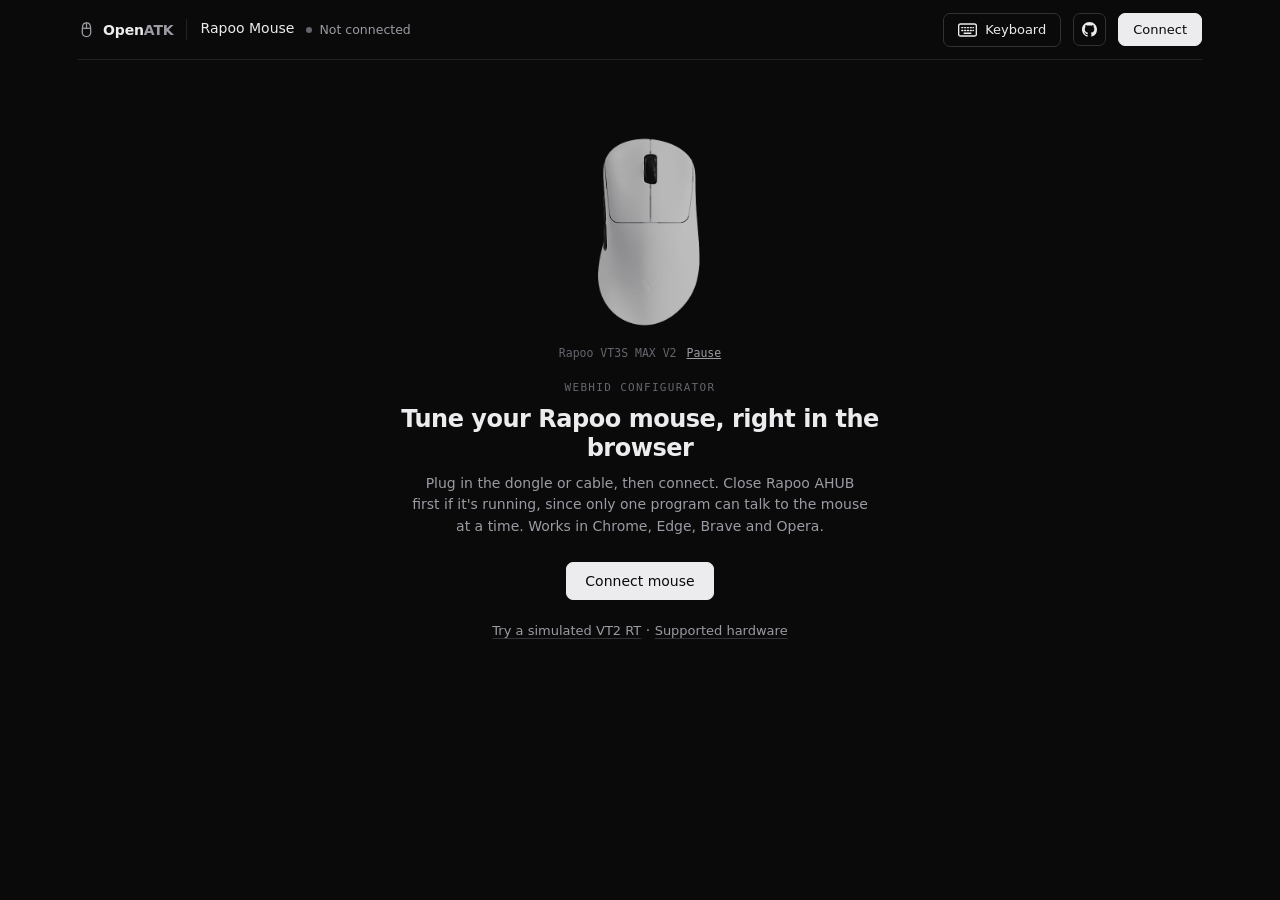
<file: rapoo/index.html>
<!DOCTYPE html>
<html lang="en">
<head>
<meta charset="utf-8">
<meta http-equiv="Content-Security-Policy" content="default-src 'none'; script-src 'unsafe-inline'; style-src 'self' 'unsafe-inline' https://fonts.googleapis.com; font-src https://fonts.gstatic.com; connect-src 'none'; base-uri 'none'; form-action 'none'; img-src 'self' data: https://bpcdn.atkgear.com https://hwsoft.rapoo.com">
<meta name="viewport" content="width=device-width,initial-scale=1">
<script>{const d=new URLSearchParams(location.search).get('demo');if(d!==null&&!['0','false','off','no'].includes(d.toLowerCase()))document.documentElement.classList.add('demo')}
try{const t=localStorage.getItem('openatk.theme');if(t)document.documentElement.dataset.theme=t.replace(/[^a-z]/g,'').slice(0,12)}catch{}
addEventListener('storage',e=>{if(e.key==='openatk.theme')document.documentElement.dataset.theme=String(e.newValue||'').replace(/[^a-z]/g,'').slice(0,12)});
addEventListener('message',e=>{if(e.source===parent&&e.origin===location.origin&&e.data&&e.data.type==='openatk-theme')document.documentElement.dataset.theme=String(e.data.theme).replace(/[^a-z]/g,'').slice(0,12)});
addEventListener('keydown',e=>{if((e.ctrlKey||e.metaKey)&&e.key==='k'&&parent!==window){e.preventDefault();parent.postMessage({type:'openatk-palette'},location.origin)}});</script>

<title>Rapoo Mouse Control</title>
<link href="https://fonts.googleapis.com/css2?family=Inter:wght@400;500;600;700&family=IBM+Plex+Mono:wght@400;500&family=Space+Grotesk:wght@500;600;700&display=swap" rel="stylesheet">
<link rel="stylesheet" href="../ui.css">
<style>
html.demo #hero{display:none}
.mouse-map{display:grid;grid-template-columns:232px minmax(0,1fr);gap:22px;align-items:start;margin-top:16px}
.mouse-art{margin:0;padding:10px 0 14px;border:1px solid var(--line);border-radius:var(--r);background:var(--bg);text-align:center}
.mouse-picture{position:relative;height:320px;overflow:hidden}
.mouse-picture img{width:100%;height:100%;object-fit:cover;display:block}
.mouse-pin{position:absolute;transform:translate(-50%,-50%);display:grid;place-items:center;width:19px;height:19px;min-height:0;padding:0;border:1px solid var(--acc);border-radius:50%;background:var(--card);color:var(--acc);font:600 10px var(--mono);cursor:pointer}
.mouse-pin.selected,.mouse-pin.hovered{background:var(--acc);color:var(--bg)}
.mouse-pin:focus-visible,.assignment-label:focus-visible{outline:2px solid var(--acc);outline-offset:4px}
.mouse-pin:disabled{cursor:default;opacity:.5}
.mouse-underside{position:static;transform:none;display:inline-flex;width:auto;gap:6px;margin:4px auto 8px;padding:4px 8px;border-radius:6px;font-size:10px}
.mouse-art figcaption{padding:0 8px;color:var(--dim);font:400 10px/1.5 var(--mono)}
.assignment-rows{min-width:0;display:grid;gap:10px}
.assignment-row{display:grid;grid-template-columns:minmax(120px,1fr) minmax(160px,250px);align-items:center;gap:16px;min-height:44px;padding:4px 0;border-radius:8px}
.assignment-row.hovered{background:var(--card)}
.assignment-label{display:flex;align-items:center;gap:10px;padding:0;border:0;background:none;text-align:left;color:var(--ink);font:500 13px var(--sans);cursor:pointer}
.assignment-label:disabled{cursor:default;opacity:.6}
.assignment-number{display:grid;place-items:center;flex:none;width:22px;height:22px;border:1px solid var(--line2);border-radius:5px;color:var(--dim);font:600 11px var(--mono)}
.assignment-label.selected .assignment-number{background:var(--acc);color:var(--bg)}
.assignment-row .sel{width:100%;min-width:0;margin:0}
.rt-layout{display:grid;grid-template-columns:232px minmax(0,1fr);gap:24px;align-items:start;margin-top:18px}
.rt-mouse{margin:0;padding:16px;border:1px solid var(--line);border-radius:var(--r);background:var(--bg);text-align:center}
.rt-mouse svg{display:block;width:100%;height:auto;max-height:350px}
.rt-mouse figcaption{margin-top:12px;font:400 11px/1.5 var(--mono);color:var(--dim)}
.rt-leaf{fill:transparent;stroke:transparent;stroke-width:2;cursor:pointer;transition:fill .15s,stroke .15s}
.rt-leaf.highlighted{fill:rgba(var(--acc-rgb),.32);stroke:var(--acc)}
.rt-leaf:focus-visible{outline:none;stroke:var(--acc);stroke-width:4}
.rt-leaf[aria-disabled=true]{pointer-events:none}
.rt-controls{min-width:0;max-width:600px}
.rt-side-switch{display:flex;gap:8px;margin-bottom:12px}
.rt-side-switch .btn{flex:1;justify-content:center}
.rt-side-switch .btn[aria-pressed=true]{border-color:var(--dim);background:var(--card2)}
.rt-fields .erow{display:grid;grid-template-columns:minmax(0,1fr) 130px;align-items:center;gap:16px;margin:0;padding:10px 0;border-bottom:1px solid var(--line)}
.rt-fields .erow label{font-size:13px}
.rt-fields .erow .num,.rt-fields .erow .sel{width:100%;min-width:0}
.rt-fields .erow .sw{justify-self:end;width:36px;height:20px}
.rt-shared{margin-top:10px}
.hero .art.reel{width:min(340px,100%);margin-left:auto;margin-right:auto}
#connectionDetails #log{display:block;white-space:pre-wrap;overflow-wrap:anywhere}
#logCopy{width:100%;min-height:160px;margin-top:12px;background:var(--card);color:var(--ink);border:1px solid var(--line2);border-radius:6px;padding:10px 12px;font:12px/1.5 var(--mono)}
#buttonMouseHint{display:block;margin-top:3px}
.button-selection{margin:14px 0 8px;font:600 14px var(--sans)}
#buttonAdvanced{margin-top:16px}
#buttonAdvanced summary{font-size:12px;color:var(--dim)}
@media(max-width:760px){
.mouse-map{grid-template-columns:180px minmax(0,1fr);gap:16px}
.mouse-picture{height:250px}
.assignment-row{grid-template-columns:minmax(0,1fr);gap:6px}
.rt-layout{grid-template-columns:190px minmax(0,1fr);gap:18px}
.rt-fields .erow{grid-template-columns:minmax(0,1fr) 100px;gap:12px}
}
@media(max-width:560px){
.mouse-map,.rt-layout{grid-template-columns:minmax(0,1fr)}
.mouse-art{width:210px;margin:0 auto}
.mouse-picture{height:290px}
.assignment-row{grid-template-columns:minmax(110px,1fr) minmax(135px,1fr);gap:10px}
.rt-mouse{width:200px;margin:0 auto}
.rt-mouse svg{max-height:270px}
.rt-controls{max-width:none}
.rt-fields .erow{grid-template-columns:minmax(0,1fr) 120px}
}
</style>
</head>
<body>
<div class="wrap">
<header>
  <a class="brand" href="../index.html" aria-label="OpenATK">
    <span class="mark"><svg viewBox="0 0 24 24" width="20" height="20" fill="none" stroke="currentColor" style="color:var(--acc)" stroke-width="1.8" aria-hidden="true"><path d="M12 2.5c3.7 0 5.6 2.6 5.7 6.6l.3 6.4c.2 4.1-2.3 6.5-6 6.5s-6.2-2.4-6-6.5l.3-6.4C6.4 5.1 8.3 2.5 12 2.5Z"/><path d="M12 2.8v6.4M6.5 9.6c3.6 1 7.4 1 11 0" stroke-linecap="round"/></svg></span>
    <b>Open<span>ATK</span></b>
  </a>
  <div class="devhead" style="flex:1;min-width:0">
    <h1 id="name">Rapoo Mouse</h1>
    <div class="status off" id="status">Not connected</div>
  </div>
  <a class="btn ghost lead" href="../keyboard/index.html" title="ATK keyboard configurator"
     style="display:inline-flex;align-items:center;gap:8px"><svg viewBox="0 0 20 14" width="19" height="14" fill="none" stroke="currentColor" stroke-width="1.5" aria-hidden="true"><rect x=".65" y=".65" width="18.7" height="12.7" rx="2"/><path d="M4 4.5h1M7 4.5h1M10 4.5h1M13 4.5h1M15.8 4.5h.4M4 7.5h1M7 7.5h1M10 7.5h1M13 7.5h1M15.8 7.5h.4M6.5 10.5h7" stroke-linecap="round"/></svg><span class="lbl">Keyboard</span></a>
  <a class="btn ghost icon" href="https://github.com/SunnybeeXD/OpenATK"
     target="_blank" rel="noopener noreferrer"
     aria-label="Source on GitHub" title="Source on GitHub"><svg viewBox="0 0 16 16" width="17" height="17" fill="currentColor" aria-hidden="true"><path d="M8 0C3.58 0 0 3.58 0 8c0 3.54 2.29 6.53 5.47 7.59.4.07.55-.17.55-.38 0-.19-.01-.82-.01-1.49-2.01.37-2.53-.49-2.69-.94-.09-.23-.48-.94-.82-1.13-.28-.15-.68-.52-.01-.53.63-.01 1.08.58 1.23.82.72 1.21 1.87.87 2.33.66.07-.52.28-.87.51-1.07-1.78-.2-3.64-.89-3.64-3.95 0-.87.31-1.59.82-2.15-.08-.2-.36-1.02.08-2.12 0 0 .67-.21 2.2.82.64-.18 1.32-.27 2-.27.68 0 1.36.09 2 .27 1.53-1.04 2.2-.82 2.2-.82.44 1.1.16 1.92.08 2.12.51.56.82 1.27.82 2.15 0 3.07-1.87 3.75-3.65 3.95.29.25.54.73.54 1.48 0 1.07-.01 1.93-.01 2.2 0 .21.15.46.55.38A8.012 8.012 0 0 0 16 8c0-4.42-3.58-8-8-8Z"/></svg></a>
  <button class="btn" id="connect">Connect</button>
</header>
<div class="demobar hidden" id="demoBar" role="status">
  <span><b>Demo mode.</b> This is a simulated mouse, not a real device. Nothing is sent to hardware and nothing is saved.</span>
  <a href="?" target="_top">Exit demo</a>
</div>
<div class="hero" id="hero">
  <div class="art reel" id="heroArt"><img id="heroImage" src="../assets/rapoo/vt3s-max-v2-white.png" alt="Rapoo VT3S MAX V2 in white" width="688" height="494"></div>
  <div class="reelcap"><span id="heroCaption">Rapoo VT3S MAX V2</span><button class="reel-toggle" id="heroPause" type="button" aria-pressed="false" aria-label="Pause mouse slideshow">Pause</button></div>
  <div class="kicker">WebHID configurator</div>
  <h2>Tune your Rapoo mouse, right in the browser</h2>
  <p>Plug in the dongle or cable, then connect. Close Rapoo AHUB first if it's running,
     since only one program can talk to the mouse at a time. Works in Chrome, Edge, Brave and Opera.</p>
  <button class="btn" id="connect2">Connect mouse</button>
  <p style="margin:20px auto 0"><a href="?demo=1" id="demoLink" style="color:var(--dim);font-size:13px">Try a simulated VT2 RT</a>
    &middot; <a href="../docs/rapoo-protocol.md" style="color:var(--dim);font-size:13px">Supported hardware</a></p>
</div>
<div class="hero hidden" id="blocked">
  <div class="art reel"><img id="blockedImage" src="../assets/rapoo/vt3s-max-v2-white.png" alt="Rapoo VT3S MAX V2 in white" width="688" height="494"></div>
  <div class="reelcap"><span id="blockedCaption">Rapoo VT3S MAX V2</span><button class="reel-toggle" id="blockedPause" type="button" aria-pressed="false" aria-label="Pause mouse slideshow">Pause</button></div>
  <h2>This needs a desktop</h2>
  <p>OpenATK talks to your mouse over WebHID. Open this page on a computer, in Chrome, Edge, Brave or Opera.</p>
  <a href="?demo=1" style="color:var(--dim);font-size:13px">Try a simulated VT2 RT</a>
</div>
<div id="app" class="hidden">
  <aside>
    <div class="devcard">
      <div class="art photo" id="devArt"><img id="deviceImage" src="../assets/rapoo/vt3s-max-v2-white.png" alt="Rapoo VT3S MAX V2 illustration" width="688" height="494"></div>
      <div class="skins hidden" id="devSkins"></div>
      <div class="gauges">
        <div class="ring">
          <svg viewBox="0 0 96 96" aria-hidden="true"><circle class="trk" cx="48" cy="48" r="38"/><circle id="sBattBar" cx="48" cy="48" r="38"/></svg>
          <div class="mid"><div>
            <div class="v batt-row"><span id="sBatt">—</span>
              <svg id="sCharge" class="chg-bolt hidden" viewBox="0 0 24 24" width="13" height="13"
                fill="currentColor" role="img" aria-label="Charging"><title>Charging</title>
                <path d="M13 2 3 14h7l-1 8 10-12h-7l1-8Z"/></svg></div>
            <div class="k">BATTERY</div></div></div>
        </div>
        <div class="minis">
          <div class="mini"><div class="k">Sensitivity</div><div class="v" id="sDpi">—</div></div>
          <div class="mini"><div class="k">Connection</div><div class="v" id="sConn">—</div></div>
        </div>
      </div>
    </div>
    <nav class="tabs" id="tabs">
      <button data-tab="basics" aria-pressed="true"><svg viewBox="0 0 24 24" width="18" height="18" fill="none" stroke="currentColor" stroke-width="2" stroke-linecap="round" aria-hidden="true"><path d="M4 7h10M18 7h2M4 17h4M12 17h8"/><circle cx="16" cy="7" r="2"/><circle cx="10" cy="17" r="2"/></svg>Basics</button>
      <button data-tab="tracking" aria-pressed="false"><svg viewBox="0 0 24 24" width="18" height="18" fill="none" stroke="currentColor" stroke-width="2" stroke-linecap="round" aria-hidden="true"><circle cx="12" cy="12" r="8"/><circle cx="12" cy="12" r="3"/><path d="M12 2v3M12 19v3M2 12h3M19 12h3"/></svg>Tracking</button>
      <button data-tab="light" aria-pressed="false"><svg viewBox="0 0 24 24" width="18" height="18" fill="none" stroke="currentColor" stroke-width="2" stroke-linecap="round" aria-hidden="true"><path d="M9 18h6M10 21h4M12 3a6 6 0 0 0-3.5 10.9c.6.5 1 1.2 1 2.1h5c0-.9.4-1.6 1-2.1A6 6 0 0 0 12 3Z"/></svg>Lighting</button>
      <button data-tab="buttons" aria-pressed="false"><svg viewBox="0 0 24 24" width="18" height="18" fill="none" stroke="currentColor" stroke-width="2" stroke-linecap="round" aria-hidden="true"><path d="M12 2.5c3.7 0 5.6 2.6 5.7 6.6l.3 6.4c.2 4.1-2.3 6.5-6 6.5s-6.2-2.4-6-6.5l.3-6.4C6.4 5.1 8.3 2.5 12 2.5Z"/><path d="M12 2.8v6.4M6.5 9.6c3.6 1 7.4 1 11 0" stroke-linecap="round"/></svg>Buttons &amp; power</button>
      <button data-tab="macros" aria-pressed="false"><svg viewBox="0 0 24 24" width="18" height="18" fill="none" stroke="currentColor" stroke-width="2" stroke-linecap="round" aria-hidden="true"><path d="M4 6h16M4 12h10M4 18h7"/><path d="m17 15 4 3-4 3Z"/></svg>Macros</button>
      <button data-tab="device" aria-pressed="false"><svg viewBox="0 0 24 24" width="18" height="18" fill="none" stroke="currentColor" stroke-width="2" stroke-linecap="round" aria-hidden="true"><rect x="7" y="7" width="10" height="10" rx="2"/><path d="M10 3v4M14 3v4M10 17v4M14 17v4M3 10h4M3 14h4M17 10h4M17 14h4"/></svg>Device</button>
    </nav>
    <p class="foot">Changes save to the mouse immediately and survive unplugging.
      &middot; <a href="../docs/rapoo-protocol.md">Supported hardware</a></p>
  </aside>
  <main>
    <fieldset id="controls">
    <section class="panel" data-panel="basics">
      <div class="phead"><div><h2>Basics</h2><p>Speed, polling and lift-off. The stuff you feel every second.</p></div></div>
      <div class="item">
        <div class="t">Sensitivity</div>
        <div class="d">How far the cursor moves for each inch the mouse moves. Higher DPI means
          less hand movement. This sets the stage the mouse is on now; the DPI button on the
          mouse switches between stages.</div>
        <div class="seg" id="segDpi" aria-label="Sensitivity"></div>
        <details class="advanced"><summary>DPI stages and custom sensitivity</summary>
          <div class="erow"><label for="stage">Active stage</label><select class="sel" id="stage"></select>
            <label for="count">Enabled stages</label><select class="sel" id="count"><option>1</option><option>2</option><option>3</option><option>4</option><option>5</option><option>6</option><option>7</option></select></div>
          <div class="erow"><label>X DPI <input class="num" type="number" id="dpiX" required></label>
            <label>Y DPI <input class="num" type="number" id="dpiY" required></label><button class="btn ghost" id="saveDpi">Save DPI</button></div>
          <p class="d" id="dpiRange"></p><p class="d">Use equal X and Y values for normal sensitivity. Newly enabled stages keep their existing stored DPI.</p>
        </details>
      </div>
      <div class="item">
        <div class="t">Polling rate</div>
        <div class="d">How many times a second the mouse reports to your PC. Higher rates cut delay
          and look smoother on fast monitors, but use more battery and more CPU. 4K and 8K need a
          capable PC; drop back to 1K if a game stutters.</div>
        <div class="seg" id="segRate" aria-label="Polling rate"></div>
      </div>
      <div class="item">
        <div class="t">Lift-off distance</div>
        <div class="d">How high you can lift the mouse before it stops tracking. Lower stops the
          cursor drifting when you lift and reposition; too low can drop tracking on soft or uneven pads.</div>
        <div class="slider"><input type="range" id="lod" min="0.7" max="1.7" step="0.1" value="0.7" aria-label="Lift-off distance"><output id="lodOut" for="lod">0.7 mm</output></div>
      </div>
      <div class="item" id="profileItem">
        <div class="t">Onboard profile</div>
        <div class="d">The mouse keeps a full set of settings in each profile. Switching loads that
          profile's settings onto the mouse.</div>
        <div class="seg" id="segProfile" aria-label="Onboard profile"></div>
      </div>
    </section>
    <section class="panel hidden" data-panel="tracking">
      <div class="phead"><div><h2>Tracking</h2><p>How the sensor reads the surface and what it does to your movement.</p></div></div>
      <div class="sect">Sensor</div>
      <div class="item">
        <div class="t">Sensor performance</div>
        <div class="d">How often the sensor takes a reading. Higher performance costs more battery.
          Rapoo stores a separate choice for each polling rate.</div>
        <div class="seg" id="segSensorMode" aria-label="Sensor performance"></div>
      </div>
      <div class="item" id="scanRow">
        <div class="t">Key scan rate</div><div class="d">How often the mouse checks its buttons for a click.</div>
        <div class="seg" id="segScan" aria-label="Key scan rate"></div>
      </div>
      <div class="item">
        <div class="t">Sensor rotation</div>
        <div class="d">Rotates the sensor's idea of straight by up to 30&deg; either way.
          Leave it at zero unless your straight swipes drift up or down.</div>
        <div class="slider"><input type="range" id="angle" min="-30" max="30" step="1" value="0" aria-label="Sensor rotation"><output id="angleOut" for="angle">0&deg;</output></div>
      </div>
      <div class="sect">Motion processing</div>
      <div class="item row"><div><label for="motion" class="t">Motion sync</label><div class="d">Times each sensor reading to line up with a USB report, so reports arrive evenly spaced and tracking feels more consistent.</div></div><input class="sw" type="checkbox" id="motion"></div>
      <div class="item row"><div><label for="ripple" class="t">Ripple control</label><div class="d">Filters out the tiny back-and-forth jitter sensors show at high DPI. Can soften very small movements.</div></div><input class="sw" type="checkbox" id="ripple"></div>
      <div class="item row"><div><label for="snap" class="t">Angle snapping</label><div class="d">Straightens movements close to horizontal or vertical. In games it fights small aim corrections, so keep it off there.</div></div><input class="sw" type="checkbox" id="snap"></div>
      <div class="sect">Surface</div>
      <div class="item row"><div><label for="glass" class="t">Glass tracking</label><div class="d">Enables the sensor's glass-surface tracking mode.</div></div><input class="sw" type="checkbox" id="glass"></div>
    </section>
    <section class="panel hidden" data-panel="light">
      <div class="phead"><div><h2>Lighting</h2><p>The low battery indicator on your mouse.</p></div></div>
      <div class="item row"><div><label for="lowLight" class="t">Low battery warning light</label><div class="d">Shows a light on the mouse when its battery is running low.</div></div><input class="sw" type="checkbox" id="lowLight"></div>
    </section>
    <section class="panel hidden" data-panel="buttons">
      <div class="phead"><div><h2>Buttons &amp; power</h2><p>Click timing and how the mouse sleeps.</p></div></div>
<div class="item" id="buttonMappingsItem">
  <div class="t">Button assignments</div>
  <div class="d">Choose what each button does. Simple assignments save straight away; shortcuts and macros use the editor below. At least one button must stay a left click.</div>
<div class="mouse-map" id="buttonMouseMap" aria-label="Mouse button assignments">
  <figure class="mouse-art">
    <div class="mouse-picture"><img id="buttonMousePhoto" src="../assets/rapoo/vt3s-max-v2-white.png" alt="Rapoo mouse top view; button positions are illustrative" referrerpolicy="no-referrer" width="688" height="494">
      <button type="button" role="button" class="mouse-pin" data-mouse-key="0" style="left:38%;top:32%" aria-label="Left button"><span id="mousePinNumber0">1</span></button>
      <button type="button" role="button" class="mouse-pin" data-mouse-key="2" style="left:70%;top:32%" aria-label="Right button"><span id="mousePinNumber2">2</span></button>
      <button type="button" role="button" class="mouse-pin" data-mouse-key="1" style="left:54%;top:28%" aria-label="Middle button"><span id="mousePinNumber1">3</span></button>
      <button type="button" role="button" class="mouse-pin" data-mouse-key="6" style="left:18%;top:55%" aria-label="Back button"><span id="mousePinNumber6">4</span></button>
      <button type="button" role="button" class="mouse-pin" data-mouse-key="5" style="left:19%;top:40%" aria-label="Forward button"><span id="mousePinNumber5">5</span></button>
      <button type="button" role="button" class="mouse-pin" data-mouse-key="3" style="left:54%;top:58%" aria-label="DPI +"><span id="mousePinNumber3">6</span></button>
      <button type="button" role="button" class="mouse-pin" data-mouse-key="4" style="left:54%;top:66%" aria-label="DPI −"><span id="mousePinNumber4">7</span></button>
      <button type="button" role="button" class="mouse-pin" data-mouse-key="9" style="left:54%;top:13%" aria-label="Wheel up"><span id="mousePinNumber9">8</span></button>
      <button type="button" role="button" class="mouse-pin" data-mouse-key="10" style="left:54%;top:44%" aria-label="Wheel down"><span id="mousePinNumber10">9</span></button>
    </div>
    <button type="button" class="mouse-pin mouse-underside" data-mouse-key="13"><span id="mousePinNumber13">10</span> Underside</button>
    <figcaption>Illustration · positions vary<span id="buttonMouseHint">Hover a button</span></figcaption>
  </figure>
  <div class="assignment-rows" aria-label="Button actions">
    <div class="assignment-row" id="assignmentRow0"><button type="button" class="assignment-label" data-mouse-key="0"><span class="assignment-number" id="assignmentNumber0">1</span>Left button</button><select class="sel" id="assignmentAction0" aria-label="Assignment for Left button"></select></div>
    <div class="assignment-row" id="assignmentRow2"><button type="button" class="assignment-label" data-mouse-key="2"><span class="assignment-number" id="assignmentNumber2">2</span>Right button</button><select class="sel" id="assignmentAction2" aria-label="Assignment for Right button"></select></div>
    <div class="assignment-row" id="assignmentRow1"><button type="button" class="assignment-label" data-mouse-key="1"><span class="assignment-number" id="assignmentNumber1">3</span>Middle button</button><select class="sel" id="assignmentAction1" aria-label="Assignment for Middle button"></select></div>
    <div class="assignment-row" id="assignmentRow6"><button type="button" class="assignment-label" data-mouse-key="6"><span class="assignment-number" id="assignmentNumber6">4</span>Back button</button><select class="sel" id="assignmentAction6" aria-label="Assignment for Back button"></select></div>
    <div class="assignment-row" id="assignmentRow5"><button type="button" class="assignment-label" data-mouse-key="5"><span class="assignment-number" id="assignmentNumber5">5</span>Forward button</button><select class="sel" id="assignmentAction5" aria-label="Assignment for Forward button"></select></div>
    <div class="assignment-row" id="assignmentRow3"><button type="button" class="assignment-label" data-mouse-key="3"><span class="assignment-number" id="assignmentNumber3">6</span>DPI +</button><select class="sel" id="assignmentAction3" aria-label="Assignment for DPI +"></select></div>
    <div class="assignment-row" id="assignmentRow4"><button type="button" class="assignment-label" data-mouse-key="4"><span class="assignment-number" id="assignmentNumber4">7</span>DPI −</button><select class="sel" id="assignmentAction4" aria-label="Assignment for DPI −"></select></div>
    <div class="assignment-row" id="assignmentRow9"><button type="button" class="assignment-label" data-mouse-key="9"><span class="assignment-number" id="assignmentNumber9">8</span>Wheel up</button><select class="sel" id="assignmentAction9" aria-label="Assignment for Wheel up"></select></div>
    <div class="assignment-row" id="assignmentRow10"><button type="button" class="assignment-label" data-mouse-key="10"><span class="assignment-number" id="assignmentNumber10">9</span>Wheel down</button><select class="sel" id="assignmentAction10" aria-label="Assignment for Wheel down"></select></div>
    <div class="assignment-row" id="assignmentRow13"><button type="button" class="assignment-label" data-mouse-key="13"><span class="assignment-number" id="assignmentNumber13">10</span>DIY / underside</button><select class="sel" id="assignmentAction13" aria-label="Assignment for DIY / underside"></select></div>
  </div>
</div>
<details id="buttonAdvanced"><summary>Edit shortcuts, macros or custom mappings</summary>
<div class="button-selection" id="buttonSelectionTitle" role="status">Select a mouse button</div>

  <div class="erow"><label for="buttonControl">Control</label><select class="sel" id="buttonControl"></select><button class="btn ghost" id="buttonLoad">Read button assignments</button></div>
  <p class="d" id="buttonCurrent">Read button assignments to begin.</p>
  <div class="editor" id="buttonEditor">
    <div class="erow"><label for="buttonAction">Action</label><select class="sel" id="buttonAction"></select></div>
    <div class="hidden" id="buttonKeyboardFields">
      <div class="erow"><label for="buttonKey">Key</label><select class="sel" id="buttonKey"></select><label for="buttonKey2">Second key</label><select class="sel" id="buttonKey2"></select></div>
      <div class="erow"><label><input type="checkbox" id="buttonMod0"> Left Ctrl</label><label><input type="checkbox" id="buttonMod1"> Left Shift</label><label><input type="checkbox" id="buttonMod2"> Left Alt</label><label><input type="checkbox" id="buttonMod3"> Left Meta</label></div>
      <div class="erow"><label><input type="checkbox" id="buttonMod4"> Right Ctrl</label><label><input type="checkbox" id="buttonMod5"> Right Shift</label><label><input type="checkbox" id="buttonMod6"> Right Alt</label><label><input type="checkbox" id="buttonMod7"> Right Meta</label></div>
      <div class="erow"><input class="capture" id="buttonCapture" readonly aria-label="Capture a keyboard shortcut" placeholder="Focus here and press a shortcut"></div>
    </div>
    <div class="erow hidden" id="buttonMacroFields"><label for="buttonMacro">Saved macro</label><select class="sel" id="buttonMacro"></select></div>
    <div class="erow"><button class="btn" id="buttonSave">Save assignment</button><button class="btn ghost" id="buttonCancel">Discard edit</button></div>
  </div>
</details>
</div>

<div class="item hidden" id="rtSettings">
  <div class="t">VT2 rapid trigger &amp; feedback</div>
  <p class="d">Choose a click leaf on the mouse, then adjust that button. Changes save to the active profile.</p>
  <div class="rt-layout">
    <figure class="rt-mouse">
      <svg viewBox="220 0 280 494" aria-label="VT2 RT mouse with selectable left and right click leaves">
        <image id="rtMouseImage" href="https://hwsoft.rapoo.com/webdriver/manifests/VT2%20RT%20V2/thumb_Polar_Day.png" width="688" height="494"/>
        <path class="rt-leaf" id="rtLeafLeft" role="button" tabindex="0" aria-label="Edit left click leaf" d="M354 18C308 18 269 30 252 61C237 89 240 141 247 174C257 215 301 243 354 247L354 145C342 144 339 137 339 123V89C339 76 344 70 354 69Z"/>
        <path class="rt-leaf" id="rtLeafRight" role="button" tabindex="0" aria-label="Edit right click leaf" d="M357 18C404 18 445 32 461 65C474 96 469 145 461 180C449 216 410 242 357 247V145C368 144 372 137 372 123V89C372 76 367 70 357 69Z"/>
      </svg>
      <figcaption id="rtMouseHint">Left button selected</figcaption>
    </figure>
    <div class="rt-controls">
      <div class="rt-side-switch" role="group" aria-label="Choose the RT button to edit"><button class="btn ghost" id="rtSelectLeft" type="button" aria-controls="rtPaneLeft" aria-pressed="true">Left button</button><button class="btn ghost" id="rtSelectRight" type="button" aria-controls="rtPaneRight" aria-pressed="false">Right button</button></div>
      <div class="rt-fields" id="rtPaneLeft" role="group" aria-label="Left button RT settings"><div class="erow"><label for="rt_leftEnabled">Rapid trigger</label><input id="rt_leftEnabled" class="sw" type="checkbox"></div>
<div class="erow"><label for="rt_leftTravel">Actuation level</label><input id="rt_leftTravel" class="num" type="number" min="1" max="10" step="1"></div>
<div class="erow"><label for="rt_leftSensitivity">Rapid-trigger level</label><input id="rt_leftSensitivity" class="num" type="number" min="1" max="10" step="1"></div>
<div class="erow"><label for="rt_leftPressVibration">Press vibration</label><input id="rt_leftPressVibration" class="num" type="number" min="0" max="10" step="1"></div>
<div class="erow"><label for="rt_leftReleaseVibration">Release vibration</label><input id="rt_leftReleaseVibration" class="num" type="number" min="0" max="10" step="1"></div>
<div class="erow"><label for="rt_leftPressSound">Press sound</label><input id="rt_leftPressSound" class="num" type="number" min="1" max="10" step="1"></div>
<div class="erow"><label for="rt_leftReleaseSound">Release sound</label><input id="rt_leftReleaseSound" class="num" type="number" min="1" max="10" step="1"></div>
<div class="erow"><label for="rt_leftVolume">Sound volume (%)</label><input id="rt_leftVolume" class="num" type="number" min="0" max="100" step="1"></div></div>
      <div class="rt-fields hidden" id="rtPaneRight" role="group" aria-label="Right button RT settings"><div class="erow"><label for="rt_rightEnabled">Rapid trigger</label><input id="rt_rightEnabled" class="sw" type="checkbox"></div>
<div class="erow"><label for="rt_rightTravel">Actuation level</label><input id="rt_rightTravel" class="num" type="number" min="1" max="10" step="1"></div>
<div class="erow"><label for="rt_rightSensitivity">Rapid-trigger level</label><input id="rt_rightSensitivity" class="num" type="number" min="1" max="10" step="1"></div>
<div class="erow"><label for="rt_rightPressVibration">Press vibration</label><input id="rt_rightPressVibration" class="num" type="number" min="0" max="10" step="1"></div>
<div class="erow"><label for="rt_rightReleaseVibration">Release vibration</label><input id="rt_rightReleaseVibration" class="num" type="number" min="0" max="10" step="1"></div>
<div class="erow"><label for="rt_rightPressSound">Press sound</label><input id="rt_rightPressSound" class="num" type="number" min="1" max="10" step="1"></div>
<div class="erow"><label for="rt_rightReleaseSound">Release sound</label><input id="rt_rightReleaseSound" class="num" type="number" min="1" max="10" step="1"></div>
<div class="erow"><label for="rt_rightVolume">Sound volume (%)</label><input id="rt_rightVolume" class="num" type="number" min="0" max="100" step="1"></div></div>
      <div class="rt-fields rt-shared"><div class="erow"><label for="rt_feedback">Feedback type (both buttons)</label><select class="sel" id="rt_feedback"><option value="0">Feedback 1</option><option value="1">Feedback 2</option><option value="2">Feedback 3</option></select></div></div>
    </div>
  </div>
  <p class="d" style="margin-top:14px">Calibration remains available in Rapoo AHUB.</p>
</div>
      <div class="item row"><div><label for="dc" class="t">DC mode (Korean firmware)</label><div class="d">Requires official Korean-market firmware. Rapoo says DC mode enables improved release response and anti-slam-click behavior on those models. The switch can appear on global models without having any effect. Saved to the active profile independently of debounce timings.</div></div><input class="sw" type="checkbox" id="dc"></div>
      <div class="item">
        <div class="t">Click debounce</div>
        <div class="d">After a click, ignores further clicks for this long. Lower is faster; raise it only if a worn switch starts double-clicking.</div>
        <div class="seg" id="segPress" aria-label="Press debounce"></div>
        <details class="advanced"><summary>More values</summary><div class="erow"><label for="press">Press debounce</label><select class="sel" id="press"></select></div></details>
      </div>
      <div class="item">
        <div class="t">Release debounce</div><div class="d">How long the mouse filters contact bounce after a button is released.</div>
        <div class="seg" id="segRelease" aria-label="Release debounce"></div>
        <details class="advanced"><summary>More values</summary><div class="erow"><label for="release">Release debounce</label><select class="sel" id="release"></select></div></details>
      </div>
      <div class="sect">Wireless</div>
      <div class="item">
        <div class="t">Wireless RF strategy</div>
        <div class="d">Adaptive lowers RF power when the signal is strong, which saves battery. Maximum RF keeps full power for better resistance to interference.</div>
        <div class="seg" id="segRf" aria-label="Wireless RF strategy"></div>
      </div>
      <div class="item" id="rfProtoItem">
        <div class="t">Communication protocol</div>
        <div class="d">Turbo or Initial wireless protocol. This setting is shared by all profiles.</div>
        <div class="seg" id="segRfProto" aria-label="Communication protocol"></div>
      </div>
      <div class="sect">Power</div>
      <div class="item">
        <div class="t">Sleep after</div>
        <div class="d">Idle time before the mouse naps to save battery. It wakes the moment you move it.</div>
        <div class="seg" id="segSleep" aria-label="Sleep timeout"></div>
        <details class="advanced"><summary>Custom timeout</summary><div class="erow">
          <label>Minutes <input class="num" type="number" id="sleep" min="2" max="120" step="1"></label>
          <label><input type="checkbox" id="sleepOff"> Never sleep</label><button class="btn ghost" id="saveSleep">Save timeout</button></div></details>
      </div>
    </section>
    <section class="panel hidden" data-panel="macros">
<div class="phead"><div><h2>Macros</h2><p>Record or edit a sequence, save it to a slot, then assign it to a mouse button.</p></div></div>
<div class="item">
  <div class="t">Onboard macros</div><div class="d">Twelve shared slots. Unassign a macro from every profile before replacing or deleting it.</div>
  <div class="erow"><label for="macroSlot">Slot</label><select class="sel" id="macroSlot"></select><button class="btn ghost" id="macroOpen">Read selected macro</button><button class="btn ghost" id="macroNew">New macro</button></div>
  <p class="d" id="macroStatus" role="status"></p>
</div>
<fieldset id="macroEditor" style="border:0;padding:0;margin:0;min-width:0">
<div class="item">
  <div class="erow"><label>Name <input class="num" id="macroName" maxlength="64" style="width:200px" aria-label="Macro name"></label><label>Playback <select class="sel" id="macroMode"><option value="repeat">Repeat</option><option value="toggle">Toggle with assigned button</option><option value="held">While assigned button is held</option></select></label><label>Times <input class="num" id="macroRepeat" type="number" min="1" max="65533" value="1"></label><label><input type="checkbox" id="macroIgnore"> Ignore delays</label></div>
  <p class="d">Names use up to 16 UTF-8 bytes. Events fit within one 4096-byte slot.</p>
  <div class="erow"><button class="btn ghost" id="macroRecord">Record new sequence</button><button class="btn ghost" id="macroStop">Stop recording</button><button class="btn ghost" id="macroClear">Clear draft</button></div>
  <div id="macroRecordArea" tabindex="0" role="group" aria-label="Macro recording area" style="margin-top:14px;padding:24px;border:1px dashed var(--line2);border-radius:10px;color:var(--dim)">Press Record, then keep this area focused. Only keys, mouse buttons and wheel events inside this area are recorded. Escape or leaving the area stops recording.</div>
  <div class="erow"><label for="macroAddKey">Add a key pair</label><select class="sel" id="macroAddKey"></select><button class="btn ghost" id="macroAddPair">Add press and release</button></div>
  <div style="max-height:330px;overflow:auto;margin-top:16px"><table class="kv" id="macroEvents" aria-label="Macro events"></table></div>
  <div class="erow"><button class="btn" id="macroSave">Save to mouse</button><button class="btn quiet" id="macroDelete">Delete from mouse</button><button class="btn ghost" id="macroExport">Export JSON</button><label class="btn ghost" style="cursor:pointer">Import JSON<input id="macroImport" type="file" accept=".json,application/json" hidden></label></div>
  <p class="d">Import loads a local draft. Nothing is written until Save to mouse. Existing unsupported macro formats stay read-only.</p>
</div>
</fieldset>

</section>
    </fieldset>
    <section class="panel hidden" data-panel="device">
      <div class="phead"><div><h2>Device</h2><p>Connection details and diagnostics.</p></div></div>
<div class="item" id="profileManager">
  <div class="t">Manage profiles</div>
  <div class="d">Create a named onboard slot, rename the current profile or delete it. The default profile stays available.</div>
  <p class="d" id="profileManageStatus"></p>
  <div class="erow"><label for="profileNewName">New profile</label><input class="num" type="text" id="profileNewName" maxlength="16" style="width:180px" placeholder="Profile name"><button class="btn ghost" id="profileCreate">Create profile</button></div>
  <div class="d" style="margin-top:8px">Names allow up to 16 UTF-8 bytes. Creating a profile names an unused slot with its stored settings; it does not clone the current profile.</div>
  <div class="erow"><label for="profileRenameName">Current name</label><input class="num" type="text" id="profileRenameName" maxlength="16" style="width:180px"><button class="btn ghost" id="profileRename">Rename</button><button class="btn quiet" id="profileDelete">Delete current profile</button></div>
</div>
<div class="item" id="profileBackupManager">
  <div class="t">Profile settings backup</div>
  <div class="d">Export or restore the current profile's DPI, tracking, click timing and power settings. This settings-only backup excludes profile names, button assignments, macros, pairing, firmware and the global communication protocol.</div>
  <div class="erow"><button class="btn ghost" id="profileExport">Export settings</button><label class="btn ghost" style="cursor:pointer">Load settings<input type="file" id="profileImport" accept=".json,application/json" hidden></label></div>
  <div class="hidden" id="profileRestorePreview" style="margin-top:16px">
    <div class="t">Restore preview</div><p class="d" id="profileRestoreTarget"></p>
    <ul id="profileRestoreList" style="font-size:13px;color:var(--dim);padding-left:20px"></ul>
    <div class="erow"><button class="btn" id="profileRestoreApply">Apply settings to this profile</button><button class="btn ghost" id="profileRestoreCancel">Cancel</button></div>
  </div>
</div>

      <div class="item">
        <table class="kv" id="kv"></table>
        <div style="display:flex;gap:9px;margin-top:16px;flex-wrap:wrap">
          <button class="btn ghost" id="refresh">Refresh</button>
          <button class="btn ghost" id="togglelog">Show activity log</button>
          <button class="btn quiet" id="disconnect">Disconnect</button>
        </div>
      </div>
      <div class="item"><div class="t">Rapoo support</div>
        <div class="d">Experimental support for the VT nrf54L family. Physical hardware validation is still needed.
          Profiles must already exist on the mouse. Button remapping, standard macros and profile management are supported. Lighting effects, pairing, reset and firmware updates are not included.
          See the <a href="../docs/rapoo-protocol.md">supported models and protocol notes</a>.</div></div>
    </section>
  </main>
</div>
<p class="hidden" id="connectError" role="alert" style="color:var(--bad);margin:22px 2px"></p>
<details class="item hidden" id="connectionDetails" style="margin-top:22px">
  <summary>Connection details and activity log</summary>
  <p class="d">If a connection fails, copy these details to include the detected USB IDs, HID collections and error.</p>
  <button class="btn ghost" id="copylog">Copy connection details</button>
  <div id="log" aria-label="HID activity log"></div>
  <textarea class="hidden" id="logCopy" readonly aria-label="Connection details to copy"></textarea>
</details>
</div>
<div id="toast" role="status" aria-live="polite"></div>
<script>
// Protocol start. Independently implemented from Rapoo AHUB's public VT_nrf54L driver.
const VID = 0x24ae;
// name, wired PID, receiver PID, DPI family, key scan, RF protocol. See docs/rapoo-protocol.md.
const MODEL_ROWS = [
  ["VT0 MAX MASTER",17994,5194,"ultra",1,1,[0,1,2,5,6,9,10,13]],
  ["VT0 MAX",17952,5152,"ultra",1,0,[0,1,2,5,6,9,10,13]],
  ["VT0",17936,5136,"standard",0,0,[0,1,2,5,6,9,10,13]],
  ["VT0 Air MAX",18081,5281,"ultra",1,0,[0,1,2,5,6,9,10,13]],
  ["VT1 MAX",17988,5188,"ultra",1,0,[0,1,2,3,4,5,6,9,10,13]],
  ["VT1",17941,5141,"standard",0,0,[0,1,2,3,4,5,6,9,10,13]],
  ["VT1S MAX V2",19210,6922,"v2",1,1,[0,1,2,5,6,9,10,13]],
  ["VT1S V2",18026,5226,"ultra",0,0,[0,1,2,5,6,9,10,13]],
  ["VT2 MAX MASTER V2",18037,5237,"v2",1,1,[0,1,2,5,6,9,10,13]],
  ["VT2 MAX V2",19209,6921,"v2",1,1,[0,1,2,5,6,9,10,13]],
  ["VT2 MAX",17955,5155,"ultra",1,0,[0,1,2,3,4,5,6,9,10,13]],
  ["VT2 V2",18024,5224,"ultra",0,0,[0,1,2,5,6,9,10,13]],
  ["VT2",17954,5154,"standard",0,0,[0,1,2,3,4,5,6,9,10,13]],
  ["VT2 Air MAX V2",19218,6930,"v2",1,1,[0,1,2,5,6,9,10,13]],
  ["VT2K MAX",18084,5284,"ultra",1,0,[0,1,2,3,4,5,6,9,10,13]],
  ["VT2S MAX MASTER V2",18038,5238,"v2",1,1,[0,1,2,5,6,9,10,13]],
  ["VT2S MAX V2",19204,6916,"v2",1,1,[0,1,2,5,6,9,10,13]],
  ["VT2S V2",18013,5213,"ultra",0,0,[0,1,2,5,6,9,10,13]],
  ["VT2S Air MAX V2",19219,6931,"v2",1,1,[0,1,2,5,6,9,10,13]],
  ["VT3 MAX MASTER V2",18029,5229,"v2",1,1,[0,1,2,3,4,5,6,9,10,13]],
  ["VT3 MAX V2",19206,6918,"v2",1,1,[0,1,2,3,4,5,6,9,10,13]],
  ["VT3 MAX",17943,5143,"ultra",1,0,[0,1,2,3,4,5,6,9,10,13]],
  ["VT3 PRO V2",18085,5285,"v2",1,1,[0,1,2,3,4,5,6,9,10,13]],
  ["VT3 V2",18018,5218,"ultra",0,0,[0,1,2,3,4,5,6,9,10,13]],
  ["VT3",17938,5138,"standard",0,0,[0,1,2,3,4,5,6,9,10,13]],
  ["VT3 Air MAX V2",19212,6924,"v2",1,1,[0,1,2,3,4,5,6,9,10,13]],
  ["VT3S MAX MASTER V2",18030,5230,"v2",1,1,[0,1,2,5,6,9,10,13]],
  ["VT3S MAX MASTER",17995,5195,"v2",1,1,[0,1,2,5,6,9,10,13]],
  ["VT3S MAX V2",19207,6919,"v2",1,1,[0,1,2,5,6,9,10,13]],
  ["VT3S MAX",17953,5153,"ultra",1,0,[0,1,2,5,6,9,10,13]],
  ["VT3S PRO V2",18086,5286,"v2",1,1,[0,1,2,5,6,9,10,13]],
  ["VT3S V2",18020,5220,"ultra",0,0,[0,1,2,5,6,9,10,13]],
  ["VT3S",17937,5137,"standard",0,0,[0,1,2,5,6,9,10,13]],
  ["VT3S Air MAX V2",19213,6925,"v2",1,1,[0,1,2,5,6,9,10,13]],
  ["VT3S Air Max",18082,5282,"v2",1,0,[0,1,2,5,6,9,10,13]],
  ["VT4 MAX MASTER V2",18039,5239,"v2",1,1,[0,1,2,5,6,9,10,13]],
  ["VT4 MAX V2",19203,6915,"v2",1,1,[0,1,2,5,6,9,10,13]],
  ["VT4 V2",18011,5211,"ultra",0,0,[0,1,2,5,6,9,10,13]],
  ["VT4 Air MAX V2",19220,6932,"v2",1,1,[0,1,2,5,6,9,10,13]],
  ["VT6 MAX",18002,5202,"ultra",1,0,[0,1,2,3,4,5,6,9,10,13]],
  ["VT6",18001,5201,"standard",0,0,[0,1,2,3,4,5,6,9,10,13]],
  ["VT7 MAX MASTER V2",18032,5232,"v2",1,1,[0,1,2,3,4,5,6,9,10,13]],
  ["VT7 MAX V2",19205,6917,"v2",1,1,[0,1,2,3,4,5,6,9,10,13]],
  ["VT7 MAX",17942,5142,"ultra",1,0,[0,1,2,3,4,5,6,9,10,13]],
  ["VT7 PRO V2",18087,5287,"v2",1,1,[0,1,2,3,4,5,6,9,10,13]],
  ["VT7 V2",18016,5216,"ultra",0,0,[0,1,2,3,4,5,6,9,10,13]],
  ["VT7",17939,5139,"standard",0,0,[0,1,2,3,4,5,6,9,10,13]],
  ["VT7 Air MAX V2",19214,6926,"v2",1,1,[0,1,2,3,4,5,6,9,10,13]],
  ["VT7S MAX MASTER V2",18033,5233,"v2",1,1,[0,1,2,5,6,9,10,13]],
  ["VT7S MAX V2",19202,6914,"v2",1,1,[0,1,2,5,6,9,10,13]],
  ["VT7S PRO V2",18088,5288,"v2",1,1,[0,1,2,5,6,9,10,13]],
  ["VT7S V2",18009,5209,"ultra",0,0,[0,1,2,5,6,9,10,13]],
  ["VT7S Air MAX V2",19215,6927,"v2",1,1,[0,1,2,5,6,9,10,13]],
  ["VT8 MAX MASTER V2",18040,5240,"v2",1,1,[0,1,2,5,6,9,10,13]],
  ["VT8 MAX V2",19211,6923,"v2",1,1,[0,1,2,5,6,9,10,13]],
  ["VT8 V2",18028,5228,"ultra",0,0,[0,1,2,5,6,9,10,13]],
  ["VT8 Air MAX V2",19221,6933,"v2",1,1,[0,1,2,5,6,9,10,13]],
  ["VT9 MAX MASTER V2",18035,5235,"v2",1,1,[0,1,2,3,4,5,6,9,10,13]],
  ["VT9 MAX V2",19208,6920,"v2",1,1,[0,1,2,3,4,5,6,9,10,13]],
  ["VT9 MAX",17944,5144,"ultra",1,0,[0,1,2,3,4,5,6,9,10,13]],
  ["VT9 PRO V2",18089,5289,"v2",1,1,[0,1,2,3,4,5,6,9,10,13]],
  ["VT9 V2",18022,5222,"ultra",0,0,[0,1,2,3,4,5,6,9,10,13]],
  ["VT9",17940,5140,"standard",0,0,[0,1,2,3,4,5,6,9,10,13]],
  ["VT9 Air MAX V2",19216,6928,"v2",1,1,[0,1,2,3,4,5,6,9,10,13]],
  ["VT9S MAX MASTER V2",18036,5236,"v2",1,1,[0,1,2,5,6,9,10,13]],
  ["VT9S MAX V2",19201,6913,"v2",1,1,[0,1,2,5,6,9,10,13]],
  ["VT9S PRO V2",18090,5290,"v2",1,1,[0,1,2,5,6,9,10,13]],
  ["VT9S V2",18003,5203,"ultra",0,0,[0,1,2,5,6,9,10,13]],
  ["VT9S Air MAX V2",19217,6929,"v2",1,1,[0,1,2,5,6,9,10,13]],
];
MODEL_ROWS.push(["VT2 RT V2",19232,6944,"v2",1,1,[0,1,2,5,6,9,10,13]],["VT2 RT MASTER V2",19233,6945,"v2",1,1,[0,1,2,5,6,9,10,13]]);
const DPI_FAMILIES = {
  standard: { min: 50, max: 26000, steps: [[50, 26000, 50]], lod: Array.from({length:11}, (_,i) => (10+i)/10) },
  ultra: { min: 10, max: 45000, steps: [[10,10050,10],[10050,45000,50]], lod: Array.from({length:11}, (_,i) => (7+i)/10) },
  v2: { min: 1, max: 60000, steps: [[1,60000,1]], lod: Array.from({length:11}, (_,i) => (7+i)/10) },
};
const MODELS = MODEL_ROWS.map(([name,wired,wireless,family,keyScan,rfProtocol,keys]) => ({name,wired,wireless,keyScan,rfProtocol,keys,rt:name==='VT2 RT V2'||name==='VT2 RT MASTER V2',...DPI_FAMILIES[family]}));
const FILTERS = MODELS.flatMap(m => [m.wired,m.wireless].map(productId => ({vendorId:VID,productId,usagePage:0xff00,usage:2})));
const modelFor = d => d.vendorId === VID ? MODELS.find(m => m.wired === d.productId || m.wireless === d.productId) : undefined;
const devId = d => `${d.vendorId.toString(16)}:${d.productId.toString(16)}`;
const RATES = [[125,8],[250,4],[500,2],[1000,1],[2000,132],[4000,130],[8000,129]];
const RATE_MODES = {8:[1,0],4:[1,0],2:[2,1,0],1:[5,4,3,2,1],132:[5,4,3,2],130:[5,4,3],129:[5,4,3]};
const MODE_NAMES = ['Office','Balanced','Power','Hyper','Competition Hyper','Rampage Competitive'];
const DEBOUNCE = [...Array.from({length:17},(_,i)=>i),18,20,22,24,26,28,30,32];
// LM20RT offsets and limits from the Chinese AHUB manifest and XP feature.
const RT_FIELDS={"leftEnabled":[740,0,1],"leftTravel":[744,1,10],"leftSensitivity":[745,1,10],"rightEnabled":[748,0,1],"rightTravel":[752,1,10],"rightSensitivity":[753,1,10],"leftPressVibration":[756,0,10],"leftReleaseVibration":[757,0,10],"feedback":[758,0,2],"rightPressVibration":[760,0,10],"rightReleaseVibration":[761,0,10],"leftPressSound":[764,1,10],"leftReleaseSound":[765,1,10],"leftVolume":[766,0,100],"rightPressSound":[768,1,10],"rightReleaseSound":[769,1,10],"rightVolume":[770,0,100]};
function validateRtBackup(value,model){
  if(!model.rt)throw new Error('RT settings are not supported by this model');
  profilePlainObject(value,'RT settings');profileExactKeys(value,Object.keys(RT_FIELDS),'RT settings');
  const out={};for(const [key,[offset,min,max]] of Object.entries(RT_FIELDS))out[key]=integer(value[key],min,max,'RT '+key);return out;
}
const OFFSETS = {rate:640,scan:641,lod:644,motion:645,x:648,count:662,active:664,press:704,release:705,sleep:706,correction:707,angle:708,glass:709,y:712,rfBoost:728,lowLight:729,dc:730,modes:732,rfPacket:0x60};
const sleep = ms => new Promise(r => setTimeout(r,ms));
function integer(n,min,max,label){ if (!Number.isInteger(n) || n<min || n>max) throw new Error(`Invalid ${label}`); return n; }
function profileAddress(profile,offset){ return 0x600 + integer(profile,0,7,'profile')*0x400 + offset; }
const addressBytes = address => [address&255,(address>>>8)&255,(address>>>16)&255,(address>>>24)&255];
function readFrame(target,address,length){ return Uint8Array.from([target,0xa4,length,...addressBytes(address)]); }
function writeFrame(target,address,values){ return Uint8Array.from([target,0xa5,values.length,...addressBytes(address),...values]); }
function validDpi(model,value){ return Number.isInteger(value) && model.steps.some(([lo,hi,step]) => value>=lo && value<=hi && value%step===0); }
function collections(device){ const all=[]; const visit=c=>{all.push(c);for(const child of c.children||[])visit(child);};for(const c of device.collections||[])visit(c);return all; }
function isCommandDevice(device){
  // Match AHUB's configuration usage. The browser may expose output and feature
  // reports in sibling/child collections, or omit their metadata before open().
  // Report availability is established by the read-only exchange after opening.
  return !!modelFor(device) && collections(device).some(c => c.usagePage===0xff00 && c.usage===2);
}
function chooseCommandDevice(picked,granted=[]){
  const selected=picked.find(isCommandDevice);if(selected)return selected;
  // Permission can cover sibling HID interfaces that requestDevice didn't return.
  // Only consider interfaces of identities explicitly chosen in this picker.
  const candidates=[...new Set(granted)].filter(d=>isCommandDevice(d)&&picked.some(p=>p.vendorId===d.vendorId&&p.productId===d.productId));
  if(candidates.length>1)throw new Error('More than one matching Rapoo interface is authorized. Select the configuration interface for this mouse.');
  return candidates[0];
}
function describeDevice(device){
  const hex=n=>'0x'+Number(n).toString(16).padStart(4,'0');
  return {name:device.productName||'',vendorId:hex(device.vendorId),productId:hex(device.productId),
    model:modelFor(device)?.name||'Unlisted model',opened:device.opened,
    collections:collections(device).map(c=>({usagePage:hex(c.usagePage),usage:hex(c.usage),
      output:(c.outputReports||[]).map(r=>r.reportId),feature:(c.featureReports||[]).map(r=>r.reportId),input:(c.inputReports||[]).map(r=>r.reportId)}))};
}
// Buttons helpers start. Qx/VTNrf54LKeys in the public AHUB bundle.
const RAPOO_BUTTON_OFFSETS = [0,4,8,12,16,20,24,28,32,36,40,44,48,52,56];
const RAPOO_BUTTON_LABELS = ['Left click','Middle click','Right click','DPI +','DPI −','Forward','Back','Wheel left','Wheel right','Wheel up','Wheel down','Wheel up (secondary)','Wheel down (secondary)','Bottom / DIY','Bluetooth'];
const RAPOO_BUTTON_DEFAULTS = [[3,0,1,0],[3,0,4,0],[3,0,2,0],[8,0,5,0],[8,0,6,0],[3,0,16,0],[3,0,8,0],[3,0,16,0],[3,0,8,0],[255,255,255,255],[255,255,255,255],[255,255,255,255],[255,255,255,255],[10,0,0,0],[3,0,32,0]];
const RAPOO_MOUSE_ACTIONS = [['left','Left click',1],['right','Right click',2],['middle','Middle click',4],['back','Back',8],['forward','Forward',16]];
const RAPOO_MODIFIER_LABELS = ['Left Ctrl','Left Shift','Left Alt','Left Meta','Right Ctrl','Right Shift','Right Alt','Right Meta'];
const RAPOO_KEY_CHOICES = [
  ...Array.from({length:26},(_,i)=>[4+i,String.fromCharCode(65+i)]),
  ...Array.from({length:9},(_,i)=>[30+i,String(i+1)]),[39,'0'],[40,'Enter'],[41,'Escape'],[42,'Backspace'],[43,'Tab'],[44,'Space'],
  [45,'Minus'],[46,'Equal'],[47,'Left bracket'],[48,'Right bracket'],[49,'Backslash'],[51,'Semicolon'],[52,'Quote'],[53,'Backquote'],[54,'Comma'],[55,'Period'],[56,'Slash'],[57,'Caps Lock'],
  ...Array.from({length:12},(_,i)=>[58+i,'F'+(i+1)]),[70,'Print Screen'],[71,'Scroll Lock'],[72,'Pause'],[73,'Insert'],[74,'Home'],[75,'Page Up'],[76,'Delete'],[77,'End'],[78,'Page Down'],[79,'Right arrow'],[80,'Left arrow'],[81,'Down arrow'],[82,'Up arrow'],
  ...Array.from({length:12},(_,i)=>[104+i,'F'+(i+13)]),
];
const RAPOO_KEY_CODES = Object.fromEntries([
  ...Array.from({length:26},(_,i)=>['Key'+String.fromCharCode(65+i),i+4]),...Array.from({length:9},(_,i)=>['Digit'+(i+1),i+30]),['Digit0',39],
  ...Array.from({length:12},(_,i)=>['F'+(i+1),58+i]),...Array.from({length:12},(_,i)=>['F'+(i+13),104+i]),
  ...Object.entries({Enter:40,Escape:41,Backspace:42,Tab:43,Space:44,Minus:45,Equal:46,BracketLeft:47,BracketRight:48,Backslash:49,Semicolon:51,Quote:52,Backquote:53,Comma:54,Period:55,Slash:56,CapsLock:57,PrintScreen:70,ScrollLock:71,Pause:72,Insert:73,Home:74,PageUp:75,Delete:76,End:77,PageDown:78,ArrowRight:79,ArrowLeft:80,ArrowDown:81,ArrowUp:82}),
]);
function rapooButtonRaw(raw){
  if(!raw||raw.length!==4||!Array.from(raw).every(v=>Number.isInteger(v)&&v>=0&&v<=255))throw new Error('Invalid button record');
  return Array.from(raw);
}
function rapooDecodeButton(raw,index){
  const b=rapooButtonRaw(raw);
  if(b[0]===3&&b[1]===0&&b[3]===0){const mouse=RAPOO_MOUSE_ACTIONS.find(a=>a[2]===b[2]);if(mouse)return {kind:'mouse',button:mouse[0]};}
  if(b[0]===0&&b[1]===0&&b[3]===0&&b[2]>=4&&b[2]<=223)return {kind:'keyboard',code:b[2],code2:0,modifiers:0};
  if(b[0]===2&&b[1]>=4&&b[1]<=223&&(b[3]===0||(b[3]>=4&&b[3]<=223)))return {kind:'keyboard',code:b[1],code2:b[3],modifiers:b[2]};
  if(b[0]===5&&b[1]===0&&b[3]===0&&b[2]<12)return {kind:'macro',slot:b[2]};
  if(b[0]===7&&b[1]===0&&b[2]===0&&b[3]===0)return {kind:'disabled'};
  if(b[0]===8&&b[1]===0&&b[3]===0&&(b[2]===5||b[2]===6))return {kind:'dpi',direction:b[2]===5?'up':'down'};
  if(b[0]===11&&b[1]===255&&b[3]===255&&(b[2]===0||b[2]===1))return {kind:'wheel',direction:(b[2]^(index===10||index===12?1:0))?'down':'up'};
  return {kind:'preserve'};
}
function rapooEncodeButton(action,index){
  integer(index,0,14,'button index');if(!action||typeof action!=='object')throw new Error('Choose a button action');
  switch(action.kind){
    case 'default':return RAPOO_BUTTON_DEFAULTS[index].slice();
    case 'mouse':{const value=RAPOO_MOUSE_ACTIONS.find(a=>a[0]===action.button);if(!value)throw new Error('Unsupported mouse action');return[3,0,value[2],0];}
    case 'disabled':return[7,0,0,0];
    case 'keyboard':{
      const code=integer(action.code,4,223,'keyboard usage'),code2=action.code2??0,modifiers=integer(action.modifiers??0,0,255,'modifier mask');
      if(code2!==0)integer(code2,4,223,'second keyboard usage');
      return modifiers||code2?[2,code,modifiers,code2]:[0,0,code,0];
    }
    case 'macro':return[5,0,integer(action.slot,0,11,'macro slot'),0];
    case 'dpi':if(!['up','down'].includes(action.direction))throw new Error('Unsupported DPI action');return[8,0,action.direction==='up'?5:6,0];
    case 'wheel':{
      if(![9,10,11,12].includes(index))throw new Error('Scroll actions can only be assigned to scroll controls');
      if(!['up','down'].includes(action.direction))throw new Error('Unsupported scroll action');
      return[11,255,(action.direction==='down'?1:0)^(index===10||index===12?1:0),255];
    }
    default:throw new Error('Unsupported button action. Existing raw mapping is preserved.');
  }
}
function rapooUsableLeftClick(raw,index,physicalKeys){
  if(!physicalKeys.includes(index)||[9,10,11,12].includes(index))return false;
  const b=rapooButtonRaw(raw);return b[0]===3&&b[1]===0&&b[3]===0&&(b[2]&1)!==0;
}
function rapooButtonLabel(row,macros=[]){
  const a=row.action||rapooDecodeButton(row.raw,row.index);
  if(a.kind==='mouse')return RAPOO_MOUSE_ACTIONS.find(v=>v[0]===a.button)?.[1]||'Mouse button';
  if(a.kind==='keyboard'){const key=code=>RAPOO_KEY_CHOICES.find(v=>v[0]===code)?.[1]||'HID '+code;return[...RAPOO_MODIFIER_LABELS.filter((_,i)=>a.modifiers&(1<<i)),key(a.code),...(a.code2?[key(a.code2)]:[])].join(' + ');}
  if(a.kind==='macro')return 'Macro '+(a.slot+1)+(macros.find(m=>m.slot===a.slot)?.name?' · '+macros.find(m=>m.slot===a.slot).name:'');
  if(a.kind==='disabled')return 'Disabled';if(a.kind==='dpi')return a.direction==='up'?'DPI +':'DPI −';if(a.kind==='wheel')return 'Scroll '+a.direction;
  return 'Device-defined · '+row.raw.map(b=>b.toString(16).padStart(2,'0')).join(' ');
}
// Buttons helpers end.

// Macro codec start. Rapoo VT_nrf54L: ar/qx, tm/sm and browser recorder na/_s.
const RAPOO_MACROS = Object.freeze({slots:12, bytes:4096, chunk:24, nameBase:0xfd00, payloadBase:0x10000, stride:0x1000});
const MACRO_BROWSER_KEYS = {
  Enter:40,Escape:41,Backspace:42,Tab:43,Space:44,Minus:45,Equal:46,BracketLeft:47,BracketRight:48,Backslash:49,
  Semicolon:51,Quote:52,Backquote:53,Comma:54,Period:55,Slash:56,CapsLock:57,PrintScreen:70,ScrollLock:71,Pause:72,
  Insert:73,Home:74,PageUp:75,Delete:76,End:77,PageDown:78,ArrowRight:79,ArrowLeft:80,ArrowDown:81,ArrowUp:82,
  NumLock:83,NumpadDivide:84,NumpadMultiply:85,NumpadSubtract:86,NumpadAdd:87,NumpadEnter:88,Numpad0:98,
  NumpadDecimal:99,IntlBackslash:100,ContextMenu:101,NumpadEqual:103,IntlRo:135,KanaMode:136,IntlYen:137,
  Convert:138,NonConvert:139,Lang1:144,Lang2:145,Lang3:146,Lang4:147,Lang5:148,
  ControlLeft:224,ShiftLeft:225,AltLeft:226,MetaLeft:227,ControlRight:228,ShiftRight:229,AltRight:230,MetaRight:231,
};
for(let i=0;i<26;i++)MACRO_BROWSER_KEYS['Key'+String.fromCharCode(65+i)]=4+i;
for(let i=1;i<=9;i++){MACRO_BROWSER_KEYS['Digit'+i]=29+i;MACRO_BROWSER_KEYS['Numpad'+i]=88+i;}
MACRO_BROWSER_KEYS.Digit0=39;
for(let i=1;i<=24;i++)MACRO_BROWSER_KEYS['F'+i]=i<=12?57+i:104+i-13;
const MACRO_KEY_LABELS = new Map(Object.entries(MACRO_BROWSER_KEYS).map(([label,code])=>[code,label]));
for(const [code,label] of [[240,'Mouse left'],[241,'Mouse right'],[242,'Mouse middle'],[243,'Mouse back'],[244,'Mouse forward']])MACRO_KEY_LABELS.set(code,label);
const macroSlot = slot => integer(slot,0,RAPOO_MACROS.slots-1,'macro slot');
const macroPayloadAddress = slot => RAPOO_MACROS.payloadBase+macroSlot(slot)*RAPOO_MACROS.stride;
const macroNameAddress = slot => RAPOO_MACROS.nameBase+macroSlot(slot)*16;
const macroEventBytes = event => event.key===247?6:event.key===248?10:3;
function macroNameBytes(name){
  if(typeof name!=='string'||!name.trim()||name!==name.trim()||/[\u0000-\u001f\u007f]/.test(name))throw new Error('Give the macro a name without control characters or surrounding spaces');
  const bytes=new TextEncoder().encode(name);if(bytes.length>16)throw new Error('A macro name can use at most 16 UTF-8 bytes');
  const result=new Uint8Array(16);result.set(bytes);return result;
}
function macroDecodeName(bytes){
  if(bytes.length!==16)throw new Error('Truncated macro name');
  if(bytes[0]===0||bytes[0]===10||bytes.every(v=>v===255))return '';
  const end=bytes.indexOf(0);return new TextDecoder().decode(bytes.slice(0,end<0?16:end));
}
function macroNormalize(input,{allowEmpty=false,allowUnbalanced=false}={}){
  if(!input||typeof input!=='object'||Array.isArray(input))throw new Error('Invalid macro');
  macroNameBytes(input.name);
  const loop=integer(input.loop,1,65535,'macro repeat count');
  if(typeof input.ignoreDelay!=='boolean'||!Array.isArray(input.package)||input.package.length>1364)throw new Error('Invalid macro events');
  if(!allowEmpty&&!input.package.length)throw new Error('Add or record at least one complete key or mouse action');
  const held=new Set(),events=[];
  for(const event of input.package){
    if(!event||typeof event!=='object'||Array.isArray(event))throw new Error('Invalid macro event');
    const type=integer(event.type,0,1,'macro action'),key=integer(event.key,0,255,'macro key'),time=integer(event.time,0,32767,'macro delay');
    const normalized={type,key,time};
    if(key===247){normalized.x=integer(event.x,-2048,2047,'macro X movement');normalized.y=integer(event.y,-2048,2047,'macro Y movement');}
    else if(key===248){
      const mask=event.mouseKey??[0,0,0,0,0];
      if(!Array.isArray(mask)||mask.length!==5||mask.some(v=>v!==0&&v!==1))throw new Error('Invalid macro mouse-button state');
      normalized.mouseKey=mask.slice();normalized.x=integer(event.x??0,-32768,32767,'macro X movement');normalized.y=integer(event.y??0,-32768,32767,'macro Y movement');
      normalized.vWheel=integer(event.vWheel??0,-128,127,'macro vertical wheel');normalized.hWheel=integer(event.hWheel??0,-128,127,'macro horizontal wheel');
      for(let i=0;i<5;i++)mask[i]?held.add(240+i):held.delete(240+i);
    }else{
      if(!MACRO_KEY_LABELS.has(key))throw new Error('This macro contains an unsupported key code; its stored bytes have been left unchanged');
      if(type===1){if(held.has(key)&&!allowUnbalanced)throw new Error('A macro presses the same key twice without releasing it');held.add(key);}
      else{if(!held.has(key)&&!allowUnbalanced)throw new Error('A macro releases a key it has not pressed');held.delete(key);}
    }
    events.push(normalized);
  }
  if(!allowUnbalanced&&held.size)throw new Error('The macro must release every key and mouse button it presses');
  if(4+events.reduce((sum,event)=>sum+macroEventBytes(event),0)>RAPOO_MACROS.bytes)throw new Error('Macro exceeds its 4096-byte slot');
  return {name:input.name,loop,ignoreDelay:input.ignoreDelay,package:events};
}
function encodeRapooMacro(input,options){
  const macro=macroNormalize(input,options),length=4+macro.package.reduce((sum,event)=>sum+macroEventBytes(event),0),bytes=new Uint8Array(length);
  bytes[0]=length&255;bytes[1]=length>>>8;bytes[2]=macro.loop&255;bytes[3]=macro.loop>>>8;let offset=4;
  for(const event of macro.package){
    const time=macro.ignoreDelay?2:macro.loop===65534&&event.time===0?20:event.time,word=(time<<1)|event.type;
    bytes[offset]=word&255;bytes[offset+1]=word>>>8;bytes[offset+2]=event.key;
    if(event.key===247){const x=event.x&4095,y=event.y&4095;bytes[offset+3]=((x>>>8)<<4)|(y>>>8);bytes[offset+4]=x&255;bytes[offset+5]=y&255;}
    else if(event.key===248){bytes[offset+3]=event.mouseKey.reduce((mask,on,i)=>mask|(on<<i),0);bytes[offset+4]=event.x&255;bytes[offset+5]=(event.x>>>8)&255;bytes[offset+6]=event.y&255;bytes[offset+7]=(event.y>>>8)&255;bytes[offset+8]=event.vWheel&255;bytes[offset+9]=event.hWheel&255;}
    offset+=macroEventBytes(event);
  }
  return bytes;
}
function decodeRapooMacro(bytes,name){
  if(!(bytes instanceof Uint8Array)||bytes.length<4)throw new Error('Truncated macro header');
  const length=bytes[0]|bytes[1]<<8;if(length<4||length>RAPOO_MACROS.bytes||length!==bytes.length)throw new Error('Invalid stored macro length');
  const loop=bytes[2]|bytes[3]<<8,events=[];let offset=4,unknownFlags=false;
  const signed=(value,bits)=>value>=(1<<(bits-1))?value-(1<<bits):value;
  while(offset<length){
    if(offset+3>length)throw new Error('Truncated macro event');const word=bytes[offset]|bytes[offset+1]<<8,key=bytes[offset+2];
    const event={type:word&1,key,time:word>>>1},size=macroEventBytes(event);if(offset+size>length)throw new Error('Truncated extended macro event');
    if(key===247){event.x=signed((bytes[offset+3]>>>4)<<8|bytes[offset+4],12);event.y=signed((bytes[offset+3]&15)<<8|bytes[offset+5],12);}
    else if(key===248){if(bytes[offset+3]&224)unknownFlags=true;event.mouseKey=Array.from({length:5},(_,i)=>(bytes[offset+3]>>>i)&1);event.x=signed(bytes[offset+4]|bytes[offset+5]<<8,16);event.y=signed(bytes[offset+6]|bytes[offset+7]<<8,16);event.vWheel=signed(bytes[offset+8],8);event.hWheel=signed(bytes[offset+9],8);}
    events.push(event);offset+=size;
  }
  const macro={name,loop,ignoreDelay:events.length>0&&events.every(event=>event.time===2),package:events};
  try{if(unknownFlags)throw new Error('This macro contains unknown mouse-state flags');macroNormalize(macro,{allowEmpty:true});return{...macro,supported:true};}
  catch(error){return{...macro,supported:false,unsupportedReason:error.message,rawPayload:Array.from(bytes)};}
}
function parseRapooMacroFile(text){
  if(typeof text!=='string'||text.length>262144)throw new Error('Macro file is too large');let value;
  try{value=JSON.parse(text);}catch{throw new Error('Invalid macro JSON');}
  if(value?.app==='openatk'&&value.kind==='rapoo-macro'&&value.v===1)return macroNormalize(value.macro);
  if(value?.Platform!=='AHub'||!value.Macro||!Array.isArray(value.Macro.InfoList)||value.Macro.InfoList.length>2728)throw new Error('Choose an OpenATK Rapoo macro or Rapoo AHUB macro JSON file');
  const source=value.Macro,events=[];let previousDelay=false;
  for(const item of source.InfoList){
    if(!item||typeof item!=='object')throw new Error('Invalid AHUB macro event');
    if(item.Type===2){if(!events.length||previousDelay)throw new Error('A macro delay must follow one action');events[events.length-1].time=integer(item.Delay,0,32767,'macro delay');previousDelay=true;continue;}
    previousDelay=false;let event;
    if(item.Type===0||item.Type===1)event={type:item.Action,key:item.KeyCode,time:0};
    else if(item.Type===3)event={type:0,key:247,time:0,x:item.X,y:item.Y};
    else if(item.Type===4||item.Type===5)event={type:0,key:248,time:0,x:0,y:0,mouseKey:[0,0,0,0,0],vWheel:item.Type===5?item.KeyCode:0,hWheel:item.Type===4?item.KeyCode:0};
    else throw new Error('Unsupported AHUB macro event');events.push(event);
  }
  const loop=source.PlayType===2?65534:source.PlayType===3?65535:source.PlayType===1?source.CycleNumber:0;
  return macroNormalize({name:source.Name,loop,ignoreDelay:source.IgnoreDelay,package:events});
}
function macroEventLabel(event){
  if(event.key===247)return 'Move '+event.x+', '+event.y;
  if(event.key===248)return 'Mouse state / wheel '+(event.vWheel||event.hWheel||0);
  return (event.type?'Press ':'Release ')+(MACRO_KEY_LABELS.get(event.key)||'Unknown key '+event.key);
}
// Macro codec end.



// Profile management helpers. Names and reset defaults match Rapoo AHUB Yx/Gx.
const RAPOO_PROFILE_SLOTS = 8, RAPOO_PROFILE_NAME_OFFSET = 1004, RAPOO_PROFILE_NAME_BYTES = 16;
function profileUserSlots(model){
  // Supported retail manifests use the unrestricted eight-slot config.
  // Future models may supply explicit userProfileSlots; never edit another slot.
  const slots=model.userProfileSlots??[0,1,2,3,4,5,6,7];
  if(!Array.isArray(slots)||!slots.length||slots.some(v=>!Number.isInteger(v)||v<0||v>=8)||new Set(slots).size!==slots.length)throw new Error('Invalid model profile slots');
  return slots;
}
function profileNameBytes(value){
  if(typeof value!=='string')throw new Error('Profile name must be text');
  const name=value.trim();
  if(!name||/[\u0000-\u001f\u007f]/.test(name))throw new Error('Enter a non-empty profile name without control characters');
  const bytes=new TextEncoder().encode(name);
  if(bytes.length>RAPOO_PROFILE_NAME_BYTES)throw new Error('Profile names are limited to 16 UTF-8 bytes');
  const padded=new Uint8Array(RAPOO_PROFILE_NAME_BYTES);padded.set(bytes);return padded;
}
function profileDecodeName(bytes){
  if(bytes[0]===0||bytes[0]===255)return '';
  const end=bytes.indexOf(0);return new TextDecoder('utf-8').decode(bytes.slice(0,end<0?16:end));
}
function profilePlainObject(value,label){
  if(!value||typeof value!=='object'||Array.isArray(value))throw new Error('Invalid '+label);
  return value;
}
function profileExactKeys(value,keys,label){
  for(const key of Object.keys(value))if(!keys.includes(key))throw new Error('Unsupported '+label+' field: '+key);
}
function profileBoolean(value,label){if(typeof value!=='boolean')throw new Error('Invalid '+label);return value;}
function validateProfileSettingsBackup(input,model){
  profilePlainObject(input,'profile backup');
  profileExactKeys(input,['app','kind','version','model','name','createdAt','settings'],'backup');
  if(input.app!=='openatk'||input.kind!=='rapoo-profile-settings'||input.version!==1)throw new Error('This is not an OpenATK Rapoo settings backup');
  if(input.model!==model.name)throw new Error('This backup is for a different mouse model');
  if(input.name!==undefined&&(typeof input.name!=='string'||input.name.length>64))throw new Error('Invalid backup name');
  if(input.createdAt!==undefined&&(typeof input.createdAt!=='string'||input.createdAt.length>40))throw new Error('Invalid backup date');
  const s=profilePlainObject(input.settings,'settings');
  profileExactKeys(s,['dpi','rate','lod','motion','press','release','sleep','angleSnap','ripple','angle','glass','lowLight','rfBoost','dc','rt','scan','modes'],'settings');
  const dpi=profilePlainObject(s.dpi,'DPI settings');profileExactKeys(dpi,['count','active','stages'],'DPI');
  integer(dpi.count,1,7,'DPI count');integer(dpi.active,0,dpi.count-1,'active DPI stage');
  if(!Array.isArray(dpi.stages)||dpi.stages.length!==dpi.count)throw new Error('Invalid DPI stage table');
  const stages=dpi.stages.map(stage=>{profilePlainObject(stage,'DPI stage');profileExactKeys(stage,['x','y'],'DPI stage');if(!validDpi(model,stage.x)||!validDpi(model,stage.y))throw new Error('Backup DPI does not fit this model');return{x:stage.x,y:stage.y};});
  if(!RATES.some(rate=>rate[1]===s.rate))throw new Error('Unsupported backup polling rate');
  if(typeof s.lod!=='number'||!model.lod.some(mm=>Math.abs(mm-s.lod)<0.00001))throw new Error('Unsupported backup lift-off distance');
  for(const key of ['press','release'])if(!DEBOUNCE.includes(s[key]))throw new Error('Unsupported backup '+key+' debounce');
  if(s.sleep!==255)integer(s.sleep,2,120,'backup sleep timeout');
  integer(s.angle,-30,30,'backup sensor angle');
  for(const key of ['motion','angleSnap','ripple','glass','lowLight','rfBoost'])profileBoolean(s[key],'backup '+key);
  if(s.rt!==undefined)validateRtBackup(s.rt,model);
  if(s.dc!==undefined)profileBoolean(s.dc,'backup DC mode');
  if(s.scan!==undefined){if(!model.keyScan)throw new Error('This model does not expose key scan rate');integer(s.scan,3,6,'backup key scan rate');}
  if(!Array.isArray(s.modes)||s.modes.length!==7||s.modes.some((mode,i)=>!RATE_MODES[RATES[i][1]].includes(mode)))throw new Error('Unsupported backup sensor modes');
  return {app:'openatk',kind:'rapoo-profile-settings',version:1,model:model.name,name:input.name||'',createdAt:input.createdAt||'',settings:{dpi:{count:dpi.count,active:dpi.active,stages},rate:s.rate,lod:s.lod,motion:s.motion,press:s.press,release:s.release,sleep:s.sleep,angleSnap:s.angleSnap,ripple:s.ripple,angle:s.angle,glass:s.glass,lowLight:s.lowLight,rfBoost:s.rfBoost,...(s.rt===undefined?{}:{rt:validateRtBackup(s.rt,model)}),...(s.dc===undefined?{}:{dc:s.dc}),...(s.scan===undefined?{}:{scan:s.scan}),modes:[...s.modes]}};
}
function makeProfileSettingsBackup(model,state){
  if(!state)throw new Error('Read the mouse settings first');
  const backup={app:'openatk',kind:'rapoo-profile-settings',version:1,model:model.name,name:state.profiles.find(p=>p.slot===state.profile)?.name||'',createdAt:new Date().toISOString(),settings:{dpi:{count:state.count,active:state.active,stages:state.stages.slice(0,state.count).map(stage=>({x:stage.x,y:stage.y}))},rate:state.rate,lod:model.lod[state.lod-1],motion:state.motion!==0,press:state.press,release:state.release,sleep:state.sleep,angleSnap:(state.correction&1)===0,ripple:(state.correction&2)===0,angle:state.angle,glass:state.glass!==0,lowLight:state.lowLight!==0,rfBoost:state.rfBoost!==0,...(state.rt===undefined?{}:{rt:Object.fromEntries(Object.entries(state.rt).map(([key,value])=>[key,key.endsWith('Enabled')?Number(value!==0):value]))}),...(state.dc===undefined?{}:{dc:state.dc!==0}),...(model.keyScan?{scan:state.scan}:{}),modes:[...state.modes]}};
  return validateProfileSettingsBackup(backup,model);
}
function profileSettingsPreview(backup,model){
  const s=validateProfileSettingsBackup(backup,model).settings,hz=RATES.find(r=>r[1]===s.rate)[0];
  return ['DPI: '+s.dpi.stages.map((v,i)=>(i+1)+': '+v.x+(v.x!==v.y?'/'+v.y:'')).join(', '),'Active DPI stage: '+(s.dpi.active+1),'Polling: '+hz+' Hz','Lift-off: '+s.lod+' mm','Motion sync: '+(s.motion?'on':'off'),...(s.dc===undefined?[]:['DC mode: '+(s.dc?'on':'off')]),'Debounce: press '+s.press+' ms, release '+s.release+' ms','Sleep: '+(s.sleep===255?'never':s.sleep+' minutes'),'Angle snap: '+(s.angleSnap?'on':'off')+', ripple: '+(s.ripple?'on':'off'),'Sensor rotation: '+s.angle+' degrees','Glass tracking: '+(s.glass?'on':'off')+', low battery light: '+(s.lowLight?'on':'off'),'RF strategy: '+(s.rfBoost?'maximum':'adaptive'),...(s.scan===undefined?[]:['Key scan rate: '+s.scan]),...(s.rt===undefined?[]:['RT settings: '+Object.entries(s.rt).map(([key,value])=>key+'='+value).join(', ')]),'Sensor modes: '+s.modes.map(v=>MODE_NAMES[v]).join(', ')];
}

class Rapoo {
  constructor(device,{delay,timeout=3000,log=()=>{}}={}){
    this.device=device;this.model=modelFor(device);
    if(!this.model || !isCommandDevice(device))throw new Error('Unsupported Rapoo device or configuration interface');
    this.wired=device.productId===this.model.wired;this.target=this.wired?0xff:0xa5;
    this.delay=delay??(this.wired?1:10);this.timeout=timeout;this.log=log;
    this.tail=Promise.resolve();this.closed=false;this.faulted=false;this.ready=false;this.inLogged=0;
    this.s=null;this.battery=null;this.onChange=()=>{};this.onProfile=()=>{};
    this.listener=e=>this.onInput(e);device.addEventListener('inputreport',this.listener);
  }
  lock(fn){ const run=this.tail.then(()=>{if(this.closed)throw new Error('Device disconnected');if(this.faulted)throw new Error('Reconnect the mouse after a transport timeout');return fn();});this.tail=run.catch(()=>{});return run; }
  async bounded(operation){
    let timer;
    try{return await Promise.race([operation,new Promise((_,reject)=>{timer=setTimeout(()=>{this.faulted=true;this.ready=false;reject(new Error('Device timed out. Reconnect before changing settings.'));},this.timeout);})]);}
    finally{clearTimeout(timer);}
  }
  async exchange(frame,expected=0){
    if(!this.device.opened)throw new Error('Device is not open');
    this.log('TX',frame);
    await this.bounded(this.device.sendReport(6,frame));
    for(let i=0;i<5;i++){
      if(this.closed)throw new Error('Device disconnected');
      await sleep(this.delay);
      const view=await this.bounded(this.device.receiveFeatureReport(8));
      const reply=new Uint8Array(view.buffer,view.byteOffset,view.byteLength);this.log('RX',reply);
      if(reply[0]===2){await sleep(100);continue;}
      if(reply[0]!==1)throw new Error(`Rapoo rejected the command (ACK ${reply[0]??'missing'})`);
      if(reply.length<expected+4)throw new Error('Truncated Rapoo reply');
      return reply.slice(4,4+expected);
    }
    throw new Error('Mouse is busy. Wake it and try again.');
  }
  read(address,length){return this.exchange(readFrame(this.target,address,length),length);}
  async writeVerified(address,values){
    const bytes=Uint8Array.from(values);
    await this.exchange(writeFrame(this.target,address,bytes));
    const got=await this.read(address,bytes.length);
    if(!bytes.every((v,i)=>v===got[i]))throw new Error('Read-back did not match. Refresh to see the device settings.');
  }
  async readState(){return this.lock(async()=>{
    this.ready=false;
    const p=(await this.read(0x10c,1))[0];integer(p,0,7,'device profile');
    const a=offset=>profileAddress(p,offset);
    const perf=await this.read(a(640),8),misc=await this.read(a(704),6);
    const x=await this.read(a(648),14),y=await this.read(a(712),14);
    const count=Math.min(7,(await this.read(a(662),1))[0]+1),active=Math.min(count-1,(await this.read(a(664),1))[0]);
    const modes=await this.read(a(732),7),lowLight=(await this.read(a(729),1))[0],rfBoost=(await this.read(a(728),1))[0];
    const dc=(await this.read(a(OFFSETS.dc),1))[0];
    const rfPacket=this.model.rfProtocol?(await this.read(OFFSETS.rfPacket,1))[0]:undefined;
    let rt;
    if(this.model.rt){
      const first=await this.read(a(740),24),last=await this.read(a(764),7);
      rt=Object.fromEntries(Object.entries(RT_FIELDS).map(([key,[offset]])=>[key,offset<764?first[offset-740]:last[offset-764]]));
    }
    const profiles=[];
    for(let slot=0;slot<8;slot++){
      const bytes=await this.read(profileAddress(slot,1004),16);
      if(bytes[0]!==0 && bytes[0]!==255){const end=bytes.indexOf(0);profiles.push({slot,name:new TextDecoder('utf-8').decode(bytes.slice(0,end<0?16:end))});}
    }
    if(!profiles.some(v=>v.slot===p))profiles.push({slot:p,name:`Profile ${p+1}`});
    this.s={profile:p,profiles,count,active,stages:Array.from({length:7},(_,i)=>({x:x[i*2]|x[i*2+1]<<8,y:y[i*2]|y[i*2+1]<<8})),
      rate:perf[0],scan:perf[1],lod:perf[4],motion:perf[5],press:misc[0],release:misc[1],sleep:misc[2],
      correction:misc[3],angle:misc[4]>127?misc[4]-256:misc[4],glass:misc[5],modes:Array.from(modes),lowLight,rfBoost,dc,rfPacket,rt,macros:this.macros||null};
    this.ready=true;return this.s;
  });}
  change(fn){return this.lock(async()=>{
    if(!this.ready||!this.s)throw new Error('Read the mouse settings first');
    // A profile may have changed on hardware since the screen was rendered.
    const p=(await this.read(0x10c,1))[0];
    if(p!==this.s.profile){this.ready=false;throw new Error('The active profile changed. Refresh before saving.');}
    return fn(this.s,p);
  });}
  async setByte(key,value){
    const range={lod:[1,this.model.lod.length],motion:[0,1],press:[0,32],release:[0,32],sleep:[2,120],angle:[-30,30],glass:[0,1],lowLight:[0,1],rfBoost:[0,1],dc:[0,1],scan:[3,6]};
    if(!range[key])throw new Error('Unsupported setting');
    if(!(key==='sleep'&&value===255))integer(value,...range[key],key);
    if((key==='press'||key==='release')&&!DEBOUNCE.includes(value))throw new Error('Unsupported debounce value');
    if(key==='scan'&&!this.model.keyScan)throw new Error('Key scan rate is not supported by this model');
    return this.change(async(s,p)=>{await this.writeVerified(profileAddress(p,OFFSETS[key]),[value&255]);s[key]=value;});
  }
  async setRt(key,value){
    if(!this.model.rt)throw new Error('RT settings are not supported by this model');
    const field=Object.hasOwn(RT_FIELDS,key)?RT_FIELDS[key]:undefined;
    if(!field)throw new Error('Unsupported RT setting');integer(value,field[1],field[2],'RT '+key);
    return this.change(async(s,p)=>{if(!s.rt)throw new Error('Read RT settings first');await this.writeVerified(profileAddress(p,field[0]),[value]);s.rt[key]=value;});
  }
  setRfPacket(value){
    if(!this.model.rfProtocol)return Promise.reject(new Error('Communication protocol is not supported by this model'));
    if(value!==0&&value!==2)return Promise.reject(new Error('Unsupported communication protocol'));
    return this.change(async s=>{await this.writeVerified(OFFSETS.rfPacket,[value]);s.rfPacket=value;});
  }
  setCorrection(bit,on){
    integer(bit,0,1,'correction bit');if(typeof on!=='boolean')throw new Error('Invalid correction switch');
    return this.change(async(s,p)=>{
      const address=profileAddress(p,707),old=(await this.read(address,1))[0];
      // Rapoo's correction bits are active-low. Preserve the other bit and all reserved bits.
      const value=on?old&~(1<<bit):old|(1<<bit);
      await this.writeVerified(address,[value]);s.correction=value;
    });
  }
  setRate(key){
    if(!RATES.some(r=>r[1]===key))return Promise.reject(new Error('Unsupported polling rate'));
    return this.change(async(s,p)=>{await this.writeVerified(profileAddress(p,640),[key]);s.rate=key;});
  }
  setMode(value){return this.change(async(s,p)=>{
    const index=RATES.findIndex(r=>r[1]===s.rate);
    if(index<0||!RATE_MODES[s.rate].includes(value))throw new Error('Unsupported sensor mode for this polling rate');
    await this.writeVerified(profileAddress(p,732+index),[value]);s.modes[index]=value;
  });}
  setDpi(stage,x,y){
    if(!validDpi(this.model,x)||!validDpi(this.model,y))return Promise.reject(new Error('DPI must follow the model’s range and step size'));
    return this.change(async(s,p)=>{
      integer(stage,0,s.count-1,'DPI stage');
      // Separate, little-endian X and Y tables; never rewrite the stage count or adjacent fields.
      await this.writeVerified(profileAddress(p,648+stage*2),[x&255,x>>>8]);
      await this.writeVerified(profileAddress(p,712+stage*2),[y&255,y>>>8]);
      s.stages[stage]={x,y};
    });
  }
  setStage(stage){return this.change(async(s,p)=>{integer(stage,0,s.count-1,'DPI stage');await this.writeVerified(profileAddress(p,664),[stage]);s.active=stage;});}
  setCount(count){return this.change(async(s,p)=>{
    integer(count,1,7,'DPI stage count');
    for(let i=0;i<count;i++)if(!validDpi(this.model,s.stages[i].x)||!validDpi(this.model,s.stages[i].y))throw new Error('This stage has no valid DPI value. Configure it in Rapoo AHUB first.');
    if(s.active>=count){await this.writeVerified(profileAddress(p,664),[count-1]);s.active=count-1;}
    await this.writeVerified(profileAddress(p,662),[count-1]);s.count=count;
  });}
  setProfile(slot){return this.change(async(s)=>{
    if(!s.profiles.some(p=>p.slot===slot))throw new Error('Choose an existing profile');
    await this.writeVerified(0x10c,[slot,slot]);this.ready=false;
  });}
  // Buttons methods start.
  async _readButtonMap(profile){
    integer(profile,0,7,'profile');const rows=[];
    for(let index=0;index<RAPOO_BUTTON_OFFSETS.length;index++){
      const raw=Array.from(await this.read(profileAddress(profile,RAPOO_BUTTON_OFFSETS[index]),4));
      rows.push({index,raw,action:rapooDecodeButton(raw,index)});
    }
    return rows;
  }
  loadButtons(){return this.lock(async()=>{
    if(!this.ready||!this.s)throw new Error('Read the mouse settings first');
    const profile=(await this.read(0x10c,1))[0];
    if(profile!==this.s.profile){this.ready=false;throw new Error('The active profile changed. Refresh before editing buttons.');}
    const rows=await this._readButtonMap(profile);
    this.s.buttons={profile,rows,loaded:true};return this.s.buttons;
  });}
  setButton(index,action){return this.change(async(s,profile)=>{
    integer(index,0,14,'button index');
    const physicalKeys=Array.isArray(this.model.keys)?this.model.keys:[];
    if(!physicalKeys.includes(index))throw new Error('This control is not present on the connected model');
    const encoded=rapooEncodeButton(action,index),rows=await this._readButtonMap(profile);
    const next=rows.map(row=>row.index===index?{index,raw:encoded,action:rapooDecodeButton(encoded,index)}:row);
    if(!next.some(row=>rapooUsableLeftClick(row.raw,row.index,physicalKeys)))throw new Error('Keep at least one physical button assigned to Left click. Map another button first.');
    if(action.kind==='macro'){
      const name=await this.read(0xfd00+action.slot*16,16);
      if([0,10,255].includes(name[0]))throw new Error('Save a named macro in that slot before assigning it');
      const length=await this.read(0x10000+action.slot*4096,2),size=length[0]|length[1]<<8;
      if(size<7||size>4096)throw new Error('The selected macro has no valid stored actions');
    }
    await this.writeVerified(profileAddress(profile,RAPOO_BUTTON_OFFSETS[index]),encoded);
    s.buttons={profile,rows:next,loaded:true};return s.buttons;
  });}
  // Buttons methods end.

  async _readMacroList(){
    const rows=[];for(let slot=0;slot<RAPOO_MACROS.slots;slot++)rows.push({slot,name:macroDecodeName(await this.read(macroNameAddress(slot),16))});
    this.macros=rows;if(this.s)this.s.macros=rows;return rows;
  }
  loadMacros(){return this.lock(()=>this._readMacroList());}
  async _readMacro(slot){
    macroSlot(slot);const name=macroDecodeName(await this.read(macroNameAddress(slot),16));
    if(!name)return{slot,name:'',loop:1,ignoreDelay:false,package:[],supported:true};
    const address=macroPayloadAddress(slot),header=await this.read(address,4),length=header[0]|header[1]<<8;
    if(length<4||length>RAPOO_MACROS.bytes)throw new Error('Stored macro '+(slot+1)+' has an invalid payload length; it has not been changed');
    const bytes=new Uint8Array(length);
    for(let offset=0;offset<length;offset+=RAPOO_MACROS.chunk){const count=Math.min(RAPOO_MACROS.chunk,length-offset);bytes.set(await this.read(address+offset,count),offset);}
    return{slot,...decodeRapooMacro(bytes,name)};
  }
  readMacro(slot){return this.lock(()=>this._readMacro(slot));}
  async _assertMacroUnbound(slot){
    for(let profile=0;profile<8;profile++)for(let key=0;key<15;key++){
      const bytes=await this.read(profileAddress(profile,key*4),4);
      if(bytes[0]===5&&bytes[2]===slot)throw new Error('Macro '+(slot+1)+' is assigned in profile '+(profile+1)+'. Unassign it from every button before replacing or deleting it.');
    }
  }
  async _activateMacro(address){
    // ar.activate: zero-length A5 write to address+1 followed by 200 ms.
    // This is a commit command, not an EEPROM byte to fabricate or read-verify.
    await this.exchange(writeFrame(this.target,address+1,[]));await sleep(200);
  }
  async _writeMacroPayload(slot,bytes){
    const address=macroPayloadAddress(slot);
    for(let offset=0;offset<bytes.length;offset+=RAPOO_MACROS.chunk)await this.writeVerified(address+offset,bytes.slice(offset,offset+RAPOO_MACROS.chunk));
    await this._activateMacro(address);
    for(let offset=0;offset<bytes.length;offset+=RAPOO_MACROS.chunk){const count=Math.min(RAPOO_MACROS.chunk,bytes.length-offset),got=await this.read(address+offset,count);if(!got.every((value,i)=>value===bytes[offset+i]))throw new Error('Macro payload did not match after activation');}
  }
  saveMacro(slot,input){
    macroSlot(slot);const macro=macroNormalize(input),payload=encodeRapooMacro(macro),nameBytes=macroNameBytes(macro.name);
    return this.change(async()=>{
      await this._assertMacroUnbound(slot);
      const existingName=macroDecodeName(await this.read(macroNameAddress(slot),16));
      if(existingName){const existing=await this._readMacro(slot);if(!existing.supported)throw new Error('This stored macro uses an unsupported format. Export it or delete it explicitly before replacing it.');}
      await this._writeMacroPayload(slot,payload);
      await this.writeVerified(macroNameAddress(slot),nameBytes);await this._activateMacro(macroNameAddress(slot));
      const verified=await this.read(macroNameAddress(slot),16);if(!verified.every((value,i)=>value===nameBytes[i]))throw new Error('Macro name did not match after activation');
      await this._readMacroList();return{slot,...decodeRapooMacro(payload,macro.name)};
    });
  }
  deleteMacro(slot){
    macroSlot(slot);return this.change(async()=>{
      await this._assertMacroUnbound(slot);await this._writeMacroPayload(slot,Uint8Array.of(4,0,1,0));
      const name=new Uint8Array(16);await this.writeVerified(macroNameAddress(slot),name);await this._activateMacro(macroNameAddress(slot));
      const verified=await this.read(macroNameAddress(slot),16);if(!verified.every(value=>value===0))throw new Error('Macro deletion did not verify');
      await this._readMacroList();
    });
  }

  // Profile management start. All mutations are bounded to evidenced user slots.
  async _readProfileDirectory(){
    const profiles=[];
    for(let slot=0;slot<RAPOO_PROFILE_SLOTS;slot++){
      const bytes=await this.read(profileAddress(slot,RAPOO_PROFILE_NAME_OFFSET),RAPOO_PROFILE_NAME_BYTES);
      profiles.push({slot,name:profileDecodeName(bytes),bytes});
    }
    return profiles;
  }
  _setManagedProfileDirectory(directory){
    this.s.profiles=directory.filter(p=>p.name).map(p=>({slot:p.slot,name:p.name}));
    if(!this.s.profiles.some(p=>p.slot===this.s.profile))this.s.profiles.push({slot:this.s.profile,name:'Profile '+(this.s.profile+1)});
  }
  async _waitManagedProfileName(slot,expected,initialDelay=500){
    await sleep(this.profileSettleDelay??initialDelay);
    for(let attempt=0;attempt<6;attempt++){
      const got=await this.read(profileAddress(slot,RAPOO_PROFILE_NAME_OFFSET),RAPOO_PROFILE_NAME_BYTES);
      if(expected.every((value,i)=>got[i]===value))return;
      if(attempt<5)await sleep(this.profileRetryDelay??200);
    }
    throw new Error('The profile name did not settle on the mouse. Refresh before trying again.');
  }
  createManagedProfile(name,requestedSlot){
    const bytes=profileNameBytes(name);
    return this.change(async()=>{
      const directory=await this._readProfileDirectory(),allowed=profileUserSlots(this.model).filter(slot=>slot!==0);
      const slot=requestedSlot===undefined?allowed.find(slot=>!directory[slot].name):requestedSlot;
      if(slot===undefined)throw new Error('All user profile slots are in use');
      if(!allowed.includes(slot)||directory[slot].name)throw new Error('Choose an empty user profile slot');
      // AHUB createConfig writes the name only. Stored settings are not cloned or reset.
      await this.exchange(writeFrame(this.target,profileAddress(slot,RAPOO_PROFILE_NAME_OFFSET),bytes));
      await this._waitManagedProfileName(slot,bytes);
      directory[slot].name=profileDecodeName(bytes);this._setManagedProfileDirectory(directory);return slot;
    });
  }
  renameManagedProfile(slot,name){
    const bytes=profileNameBytes(name);
    return this.change(async()=>{
      if(!profileUserSlots(this.model).includes(slot))throw new Error('This profile slot is reserved');
      const directory=await this._readProfileDirectory();if(!directory[slot]?.name&&slot!==this.s.profile)throw new Error('The profile does not exist');
      await this.exchange(writeFrame(this.target,profileAddress(slot,RAPOO_PROFILE_NAME_OFFSET),bytes));
      await this._waitManagedProfileName(slot,bytes,0);directory[slot].name=profileDecodeName(bytes);this._setManagedProfileDirectory(directory);
    });
  }
  deleteManagedProfile(slot){
    return this.change(async(s,current)=>{
      if(slot===0)throw new Error('The default profile cannot be deleted');
      if(!profileUserSlots(this.model).includes(slot))throw new Error('This profile slot is reserved');
      const directory=await this._readProfileDirectory();if(!directory[slot]?.name)throw new Error('The profile does not exist');
      if(!directory[0].name||directory.filter(p=>p.name).length<2)throw new Error('Keep the default profile before deleting another profile');
      if(current===slot){await this.writeVerified(0x10c,[0,0]);s.profile=0;this.ready=false;delete s.buttons;}
      const address=profileAddress(slot,RAPOO_PROFILE_NAME_OFFSET),empty=new Uint8Array(RAPOO_PROFILE_NAME_BYTES);
      await this.exchange(writeFrame(this.target,address,empty));await sleep(this.profileSettleDelay??500);
      // AHUB deletion issues an empty write after clearing the name, then restores Gx key defaults.
      await this.exchange(writeFrame(this.target,address,[]));
      for(let index=0;index<RAPOO_BUTTON_DEFAULTS.length;index++)await this.writeVerified(profileAddress(slot,index*4),RAPOO_BUTTON_DEFAULTS[index]);
      await this._waitManagedProfileName(slot,empty,0);directory[slot].name='';this._setManagedProfileDirectory(directory);
    });
  }
  async exportProfileSettings(){await this.readState();return makeProfileSettingsBackup(this.model,this.s);}
  restoreProfileSettings(input){
    const backup=validateProfileSettingsBackup(input,this.model),v=backup.settings;
    return this.change(async(s,p)=>{
      const a=offset=>profileAddress(p,offset),x=[],y=[];
      for(const stage of v.dpi.stages){x.push(stage.x&255,stage.x>>>8);y.push(stage.y&255,stage.y>>>8);}
      // Write tables before selecting a retained stage; count never overlaps the X table.
      await this.writeVerified(a(648),x);await this.writeVerified(a(712),y);
      await this.writeVerified(a(664),[0]);await this.writeVerified(a(662),[v.dpi.count-1]);await this.writeVerified(a(664),[v.dpi.active]);
      for(const [offset,value] of [[640,v.rate],[644,this.model.lod.findIndex(mm=>Math.abs(mm-v.lod)<0.00001)+1],[645,Number(v.motion)],[704,v.press],[705,v.release],[706,v.sleep],[708,v.angle&255],[709,Number(v.glass)],[729,Number(v.lowLight)],[728,Number(v.rfBoost)]])await this.writeVerified(a(offset),[value]);
      if(v.rt!==undefined)for(const [key,value] of Object.entries(v.rt))await this.writeVerified(a(RT_FIELDS[key][0]),[value]);
      if(v.dc!==undefined)await this.writeVerified(a(OFFSETS.dc),[Number(v.dc)]);
      if(v.scan!==undefined)await this.writeVerified(a(641),[v.scan]);
      const correction=(await this.read(a(707),1))[0];
      await this.writeVerified(a(707),[(correction&~3)|(v.angleSnap?0:1)|(v.ripple?0:2)]);
      await this.writeVerified(a(732),v.modes);this.ready=false;
      return {profile:p,settingsOnly:true};
    });
  }
  // Profile management end.

  onInput(e){
    if(this.closed)return;
    const b=new Uint8Array(e.data.buffer,e.data.byteOffset,e.data.byteLength);
    if(this.inLogged<40){this.inLogged++;this.log('IN '+e.reportId,b);}
    if(e.reportId!==7||b.length<8)return;
    if(b[7]<=100)this.battery={percent:b[7],status:b[6]};
    if(this.s){
      const profile=b.length>11?b[11]:this.s.profile;
      if(profile!==this.s.profile){this.ready=false;this.onProfile();return;}
      if(b[1]<this.s.count){this.s.active=b[1];const x=b[2]|b[3]<<8,y=b[4]|b[5]<<8;if(x&&y)this.s.stages[b[1]]={x,y};}
      if(b.length>10)this.s.rate=b[10];if(b.length>9)this.s.scan=b[9];
      const slot=RATES.findIndex(r=>r[1]===this.s.rate);if(b.length>16&&slot>=0&&RATE_MODES[this.s.rate].includes(b[16]))this.s.modes[slot]=b[16];
    }
    this.onChange();
  }
  close(){this.closed=true;this.ready=false;this.device.removeEventListener('inputreport',this.listener);}
}
// Protocol end.


const $ = s => document.querySelector(s);
const QS = new URLSearchParams(location.search);
if(QS.get('embed')==='1')document.body.classList.add('embed');
const DEMO = QS.has('demo') && !['0','false','off','no'].includes(QS.get('demo').toLowerCase());
let driver=null,busy=false,refreshQueued=false;
// Official Rapoo artwork is bundled locally; the reel never requests device access.
const RAPOO_ARTWORK=[
  {name:'VT3S MAX V2',color:'white',src:'../assets/rapoo/vt3s-max-v2-white.png'},
  {name:'VT9',color:'white',src:'../assets/rapoo/vt9-white.png'},
  {name:'VT1 MAX',color:'orange',src:'../assets/rapoo/vt1-max-orange.png'}
];
let rapooArtIndex=0,rapooArtPaused=false,rapooArtTimer;
const rapooReducedMotion=globalThis.matchMedia?.('(prefers-reduced-motion: reduce)');
function showRapooArtwork(index){
  rapooArtIndex=index;
  const art=RAPOO_ARTWORK[index];
  for(const prefix of ['hero','blocked']){
    const image=$('#'+prefix+'Image');image.src=art.src;image.alt='Rapoo '+art.name+' in '+art.color;
    $('#'+prefix+'Caption').textContent='Rapoo '+art.name;
  }
}
function scheduleRapooArtwork(){
  clearTimeout(rapooArtTimer);
  const reduced=!!rapooReducedMotion?.matches;
  for(const id of ['heroPause','blockedPause']){
    const button=$('#'+id);button.classList.toggle('hidden',reduced);
    button.textContent=rapooArtPaused?'Play':'Pause';button.setAttribute('aria-pressed',String(rapooArtPaused));
    button.setAttribute('aria-label',rapooArtPaused?'Play mouse slideshow':'Pause mouse slideshow');
  }
  if(reduced||rapooArtPaused||document.hidden||!$('#app').classList.contains('hidden'))return;
  rapooArtTimer=setTimeout(()=>{showRapooArtwork((rapooArtIndex+1)%RAPOO_ARTWORK.length);scheduleRapooArtwork();},5000);
}
function setRapooDeviceArtwork(name){
  const art=RAPOO_ARTWORK.find(art=>art.name===name)||RAPOO_ARTWORK[0];
  $('#deviceImage').src=art.src;$('#deviceImage').alt='Rapoo '+art.name+' illustration';
}
for(const id of ['heroPause','blockedPause'])$('#'+id).onclick=()=>{rapooArtPaused=!rapooArtPaused;scheduleRapooArtwork();};
document.addEventListener?.('visibilitychange',scheduleRapooArtwork);
rapooReducedMotion?.addEventListener('change',scheduleRapooArtwork);
showRapooArtwork(0);scheduleRapooArtwork();
function log(label,bytes){
  const detail=typeof bytes==='string'?bytes:Array.from(bytes,b=>b.toString(16).padStart(2,'0')).join(' ');
  const row=document.createElement('div');row.textContent=`${new Date().toISOString().slice(11,23)} ${label} ${detail}`;
  $('#log').append(row);if($('#log').childElementCount>400)$('#log').firstChild.remove();$('#log').scrollTop=$('#log').scrollHeight;
}
let toastTimer;
function toast(message,bad=false){$('#toast').textContent=message;$('#toast').className='show'+(bad?' bad':'');clearTimeout(toastTimer);toastTimer=setTimeout(()=>$('#toast').className='',4000);}
function option(select,value,label){const o=document.createElement('option');o.value=String(value);o.textContent=label;select.append(o);}
function options(id,rows,current){const select=$(id);select.replaceChildren();for(const [v,label] of rows)option(select,v,label);if(!rows.some(r=>r[0]===current))option(select,current,`Unknown (${current})`);select.value=String(current);}
function fillSeg(id,rows,current,onPick){
  const host=$(id);host.replaceChildren();
  const choices=rows.map(row=>({value:row[0],label:row[1],known:true}));
  if(current!==undefined&&!choices.some(row=>row.value===current))choices.push({value:current,label:'Unknown ('+current+')',known:false});
  for(const choice of choices){
    const button=document.createElement('button');button.type='button';button.textContent=choice.label;
    button.setAttribute('aria-pressed',String(choice.value===current));button.disabled=busy||!driver.ready||!choice.known;
    button.onclick=()=>{if(!busy&&driver?.ready&&choice.value!==current)action(d=>onPick(d,choice.value));};
    host.append(button);
  }
}
function render(){
  if(!driver||!driver.s)return;
  const s=driver.s,m=driver.model,stage=s.stages[s.active],hz=RATES.find(r=>r[1]===s.rate)?.[0];
  $('#name').textContent='Rapoo '+m.name;document.title=m.name+' · OpenATK';
  $('#status').className='status'+(driver.ready?'':' off');
  $('#status').textContent=!driver.ready?'Refresh or reconnect before editing':DEMO?'Demo · simulated mouse':driver.wired?'Connected · USB cable':'Connected · wireless receiver';
  $('#sBatt').textContent=driver.battery?driver.battery.percent+'%':'…';
  $('#sBattBar').style.strokeDashoffset=String(238.76*(1-(driver.battery?.percent||0)/100));
  $('#sDpi').textContent=stage.x===stage.y?stage.x:stage.x+'/'+stage.y;
  $('#sConn').textContent=driver.wired?'USB cable':'Wireless';
  const dpiCurrent=stage.x===stage.y?stage.x:stage.x+'/'+stage.y;
  const dpiRows=[800,1600,3200].filter(v=>validDpi(m,v)).map(v=>[v,v.toLocaleString()+' DPI']);
  if(!dpiRows.some(row=>row[0]===dpiCurrent))dpiRows.push([dpiCurrent,typeof dpiCurrent==='number'?dpiCurrent.toLocaleString()+' DPI':dpiCurrent+' DPI']);
  fillSeg('#segDpi',dpiRows,dpiCurrent,(d,v)=>d.setDpi(d.s.active,v,v));
  fillSeg('#segRate',RATES.map(([rate,key])=>[key,rate>=1000?rate/1000+'K':String(rate)]),s.rate,(d,v)=>d.setRate(v));
  fillSeg('#segProfile',s.profiles.map(p=>[p.slot,p.name||'Profile '+(p.slot+1)]),s.profile,async(d,v)=>{await d.setProfile(v);await d.readState();});
  options('#stage',Array.from({length:s.count},(_,i)=>[i,'Stage '+(i+1)+' · '+s.stages[i].x+(s.stages[i].x!==s.stages[i].y?'/'+s.stages[i].y:'')]),s.active);
  $('#count').value=s.count;
  for(const axis of ['X','Y']){const input=$('#dpi'+axis);input.min=m.min;input.max=m.max;input.step=1;input.value=stage[axis.toLowerCase()];}
  $('#dpiRange').textContent=m.min.toLocaleString()+'–'+m.max.toLocaleString()+' DPI. '+m.steps.map(([lo,hi,step])=>step+' DPI steps from '+lo.toLocaleString()+' to '+hi.toLocaleString()).join('; ')+'.';
  const index=RATES.findIndex(r=>r[1]===s.rate),allowed=RATE_MODES[s.rate]||[];
  fillSeg('#segSensorMode',allowed.map(v=>[v,MODE_NAMES[v]]),s.modes[index],(d,v)=>d.setMode(v));
  $('#lod').min=m.lod[0];$('#lod').max=m.lod[m.lod.length-1];$('#lod').value=m.lod[s.lod-1]??m.lod[0];
  $('#lodOut').textContent=m.lod[s.lod-1]!==undefined?m.lod[s.lod-1].toFixed(1)+' mm':'Unknown';
  const presets=[0,1,2,4,8,12,16,24,32];
  for(const key of ['press','release']){
    const values=presets.includes(s[key])?presets:[...presets,s[key]].sort((a,b)=>a-b);
    fillSeg(key==='press'?'#segPress':'#segRelease',values.map(v=>[v,v===0?'Off':v+' ms']),s[key],(d,v)=>d.setByte(key,v));
    options('#'+key,DEBOUNCE.map(v=>[v,v+' ms']),s[key]);
  }
  const sleepPresets=[2,5,10,15,30,60,120,255];
  if(!sleepPresets.includes(s.sleep))sleepPresets.splice(sleepPresets.length-1,0,s.sleep);
  fillSeg('#segSleep',sleepPresets.map(v=>[v,v===255?'Never':v===60?'1 hr':v===120?'2 hr':v+' min']),s.sleep,(d,v)=>d.setByte('sleep',v));
  $('#sleep').value=s.sleep===255?'':s.sleep;$('#sleepOff').checked=s.sleep===255;$('#sleep').disabled=busy||!driver.ready||s.sleep===255;
  $('#angle').value=s.angle;$('#angleOut').textContent=s.angle+'°';
  $('#motion').checked=s.motion!==0;$('#snap').checked=(s.correction&1)===0;$('#ripple').checked=(s.correction&2)===0;
  $('#dc').checked=s.dc!==0;$('#glass').checked=s.glass!==0;$('#lowLight').checked=s.lowLight!==0;
  $('#scanRow').classList.toggle('hidden',!m.keyScan);
  fillSeg('#segRf',[[0,'Adaptive'],[1,'Maximum RF']],s.rfBoost,(d,v)=>d.setByte('rfBoost',v));
  $('#rfProtoItem').classList.toggle('hidden',s.rfPacket===undefined);
  fillSeg('#segRfProto',[[0,'Turbo'],[2,'Initial']],s.rfPacket,(d,v)=>d.setRfPacket(v));
  fillSeg('#segScan',[[3,'1K'],[4,'2K'],[5,'4K'],[6,'8K']],s.scan,(d,v)=>d.setByte('scan',v));
  const rows=[['Model',m.name],['Connection',driver.wired?'USB cable':'Wireless receiver'],['USB identity','24AE:'+driver.device.productId.toString(16).toUpperCase().padStart(4,'0')],['Protocol','VT_nrf54L'],['Polling rate',hz?hz.toLocaleString()+' Hz':'Unknown'],['Battery',driver.battery?driver.battery.percent+'%':'Waiting for a status report']];
  $('#kv').replaceChildren(...rows.map(([key,value])=>{const tr=document.createElement('tr');for(const text of [key,value]){const td=document.createElement('td');td.textContent=String(text);tr.append(td);}return tr;}));
  $('#controls').disabled=!driver.ready;$('#sCharge').classList.toggle('hidden',driver.battery?.status!==2);$('#refresh').disabled=busy;$('#disconnect').disabled=busy;
  $('#connect').disabled=busy;$('#connect2').disabled=busy;
  renderRt();renderButtons();renderMacros();renderProfiles();
}
async function action(fn,message='Saved and verified'){
  if(busy||!driver)return;const current=driver,reloadButtons=!!driver.s?.buttons?.loaded;busy=true;render();
  try{await fn(current);if(driver===current&&reloadButtons&&current.ready&&!current.s.buttons?.loaded)await current.loadButtons();if(driver===current)toast(message);}
  catch(e){toast(e.message||'Could not save',true);log('ERROR',new TextEncoder().encode(e.message||'Unknown error'));try{if(driver===current&&!current.closed&&!current.faulted){await current.readState();if(reloadButtons)await current.loadButtons();}}catch{current.ready=false;}}
  finally{busy=false;render();if(refreshQueued){refreshQueued=false;refresh();}}
}
function refresh(){return action(d=>d.readState(),'Settings refreshed');}
function queueRefresh(){if(busy){refreshQueued=true;return;}refresh();}
for(const button of document.querySelectorAll('[data-tab]'))button.onclick=()=>{
  if(button.dataset.tab!=='macros')stopMacroRecording();
  for(const b of document.querySelectorAll('[data-tab]'))b.setAttribute('aria-pressed',String(b===button));
  for(const panel of document.querySelectorAll('[data-panel]'))panel.classList.toggle('hidden',panel.dataset.panel!==button.dataset.tab);
  if(driver&&!busy&&button.dataset.tab==='buttons'&&(!driver.s?.buttons?.loaded||!Array.isArray(driver.s?.macros)))action(async d=>{await d.loadButtons();await d.loadMacros();},'Button assignments loaded');
  if(driver&&!busy&&button.dataset.tab==='macros'&&!Array.isArray(driver.s?.macros))action(d=>d.loadMacros(),'Macros loaded');
};
$('#stage').onchange=e=>{const value=Number(e.target.value);action(d=>d.setStage(value));};
$('#count').onchange=e=>{const value=Number(e.target.value);action(d=>d.setCount(value));};
$('#saveDpi').onclick=()=>{const stage=driver.s.active,x=Number($('#dpiX').value),y=Number($('#dpiY').value);action(d=>d.setDpi(stage,x,y));};
for(const key of ['press','release'])$('#'+key).onchange=e=>{const value=Number(e.target.value);action(d=>d.setByte(key,value));};
for(const [id,key] of [['motion','motion'],['glass','glass'],['lowLight','lowLight'],['dc','dc']])$('#'+id).onchange=e=>{const value=Number(e.target.checked);action(d=>d.setByte(key,value));};
for(const [id,bit] of [['snap',0],['ripple',1]])$('#'+id).onchange=e=>{const on=e.target.checked;action(d=>d.setCorrection(bit,on));};
$('#lod').oninput=()=>{$('#lodOut').textContent=Number($('#lod').value).toFixed(1)+' mm';};
$('#lod').onchange=e=>{const value=Number(e.target.value),index=driver.model.lod.findIndex(v=>Math.abs(v-value)<0.001);action(d=>d.setByte('lod',index+1));};
$('#angle').oninput=()=>{$('#angleOut').textContent=$('#angle').value+'°';};
$('#angle').onchange=e=>{const value=Number(e.target.value);action(d=>d.setByte('angle',value));};
$('#saveSleep').onclick=()=>{const value=$('#sleepOff').checked?255:Number($('#sleep').value);action(d=>d.setByte('sleep',value));};
$('#sleepOff').onchange=()=>{$('#sleep').disabled=$('#sleepOff').checked;if(!$('#sleepOff').checked&&!$('#sleep').value)$('#sleep').value=10;};
$('#refresh').onclick=refresh;
$('#togglelog').onclick=e=>{const hidden=$('#connectionDetails').classList.toggle('hidden');$('#connectionDetails').open=!hidden;e.target.textContent=hidden?'Show activity log':'Hide activity log';};
$('#copylog').onclick=async()=>{
  const text=Array.from($('#log').children,row=>row.textContent).join('\n')||'No connection attempt has been recorded. Press Connect first.';
  try{await navigator.clipboard.writeText(text);toast('Connection details copied');}
  catch{$('#logCopy').value=text;$('#logCopy').classList.remove('hidden');$('#logCopy').focus();$('#logCopy').select();toast('Copy the selected connection details');}
};
async function detach(){
  stopMacroRecording();
  const old=driver;driver=null;refreshQueued=false;if(old){old.close();try{await old.device.close();}catch{}}
  $('#app').classList.add('hidden');$('#hero').classList.remove('hidden');$('#status').className='status off';$('#status').textContent='Not connected';$('#name').textContent='Rapoo Mouse';$('#connect').textContent='Connect';$('#connect').disabled=false;$('#connect2').disabled=false;document.title='Rapoo · OpenATK';
  scheduleRapooArtwork();
}
$('#disconnect').onclick=async()=>{await detach();if(DEMO)location.href='?';};
async function attach(device){
  if(!isCommandDevice(device))throw new Error('Choose a supported Rapoo VT configuration interface');
  await detach();if(!device.opened)await device.open();
  const next=new Rapoo(device,{log,delay:DEMO?0:undefined});driver=next;setRapooDeviceArtwork(next.model.name);
  next.onChange=()=>{if(!busy)render();};next.onProfile=()=>{if(driver===next)queueRefresh();};
  busy=true;$('#connect').disabled=$('#connect2').disabled=true;
  try{
    await next.readState();if(driver!==next)return;
    $('#hero').classList.add('hidden');$('#blocked').classList.add('hidden');$('#app').classList.remove('hidden');$('#connectionDetails').classList.add('hidden');$('#togglelog').textContent='Show activity log';$('#connect').textContent=DEMO?'Demo':'Change device';scheduleRapooArtwork();
    if(!DEMO)try{localStorage.setItem('rapoo:last',devId(device));}catch{}
  }catch(e){if(driver===next)await detach();throw e;}
  finally{busy=false;render();}
}
async function connect(){
  if(busy||DEMO)return;
  if(!navigator.hid){toast('Use desktop Chrome, Edge, Brave or Opera for WebHID.',true);return;}
  $('#connectError').classList.add('hidden');
  try{const picked=await navigator.hid.requestDevice({filters:FILTERS});if(!picked.length)return;
    for(const d of picked)log('SELECTED',JSON.stringify(describeDevice(d)));
    let device=chooseCommandDevice(picked);
    if(!device){const granted=await navigator.hid.getDevices();for(const d of granted.filter(d=>picked.some(p=>p.vendorId===d.vendorId&&p.productId===d.productId)))log('AUTHORIZED',JSON.stringify(describeDevice(d)));device=chooseCommandDevice(picked,granted);}
    if(!device)throw new Error('No Rapoo VT configuration usage (0xFF00 / 2) was found. Copy the connection details below.');
    await attach(device);
  }catch(e){const message=e.message||'Could not connect';log('CONNECT ERROR',message);$('#connectError').textContent=message;$('#connectError').classList.remove('hidden');$('#connectionDetails').classList.remove('hidden');$('#connectionDetails').open=true;toast(message,true);}
}
$('#connect').onclick=$('#connect2').onclick=connect;
// A transport-level simulation: the same driver, encoders and verification run as on hardware.
function makeDemo(){
  const model=MODELS.find(m=>m.name===(['standard','standard-dongle'].includes(QS.get('demo'))?'VT3S MAX V2':'VT2 RT V2')),memory=new Uint8Array(0x1c000),listeners=new Set();
  const put16=(a,v)=>{memory[a]=v&255;memory[a+1]=v>>>8;};
  memory[0x10c]=memory[0x10d]=0;memory[0x60]=2;
  if(model.rt)for(let p=0;p<8;p++)for(const [key,[offset,min]] of Object.entries(RT_FIELDS))memory[profileAddress(p,offset)]=key==='feedback'?0:key.endsWith('Volume')?30:key.endsWith('Travel')?4:key.endsWith('Sensitivity')?2:min;
  for(let p=0;p<8;p++){
    const a=o=>profileAddress(p,o);
    if(p<3)memory.set(new TextEncoder().encode(['Everyday','Competitive','Creative'][p]),a(1004));
    memory[a(640)]=1;memory[a(641)]=4;memory[a(644)]=4;memory[a(645)]=1;
    memory[a(662)]=3;memory[a(664)]=1;memory[a(728)]=0;memory[a(704)]=2;memory[a(705)]=8;memory[a(706)]=10;memory[a(707)]=3;
    RAPOO_BUTTON_DEFAULTS.forEach((raw,i)=>memory.set(raw,a(i*4)));
    memory.set([1,1,2,4,4,4,4],a(732));
    [400,800,1600,3200,6400,12800,25600].forEach((v,i)=>{put16(a(648+i*2),v);put16(a(712+i*2),v);});
  }
  let reply=new Uint8Array([1,0,0,0]);
  return {vendorId:VID,productId:['dongle','rt-dongle','standard-dongle'].includes(QS.get('demo'))?model.wireless:model.wired,productName:'Simulated Rapoo '+model.name,opened:false,
    collections:[{usagePage:0xff00,usage:2,outputReports:[{reportId:6}],featureReports:[{reportId:8}],inputReports:[{reportId:7}]}],
    async open(){this.opened=true;},async close(){this.opened=false;},addEventListener(t,fn){listeners.add(fn);},removeEventListener(t,fn){listeners.delete(fn);},
    async sendReport(id,frame){
      const address=frame[3]|frame[4]<<8|frame[5]<<16|frame[6]<<24,length=frame[2];
      if(frame[1]===0xa5)memory.set(frame.slice(7,7+length),address);
      reply=Uint8Array.from([1,0,0,0,...(frame[1]===0xa4?memory.slice(address,address+length):[])]);
    },async receiveFeatureReport(){return new DataView(reply.buffer,reply.byteOffset,reply.byteLength);},
  };
}
// RT UI start.
let rtSelectedSide='left';
function paintRtLeaves(side){
  for(const name of ['left','right'])$('#rtLeaf'+(name==='left'?'Left':'Right')).classList.toggle('highlighted',side===name||side==='both');
  $('#rtMouseHint').textContent=side==='both'?'Both buttons · shared feedback':(side==='left'?'Left':'Right')+' button selected';
}
function selectRtSide(side){
  if(!driver?.model.rt||!['left','right'].includes(side))return;
  rtSelectedSide=side;
  for(const name of ['left','right']){const suffix=name==='left'?'Left':'Right';$('#rtPane'+suffix).classList.toggle('hidden',name!==side);$('#rtSelect'+suffix).setAttribute('aria-pressed',String(name===side));$('#rtLeaf'+suffix).setAttribute('aria-pressed',String(name===side));}
  paintRtLeaves(side);
}
function renderRt(){
  $('#rtSettings').classList.toggle('hidden',!driver?.model.rt);
  selectRtSide(rtSelectedSide);
  for(const suffix of ['Left','Right']){const disabled=!driver?.ready||!driver?.model.rt||busy;$('#rtLeaf'+suffix).setAttribute('aria-disabled',String(disabled));$('#rtLeaf'+suffix).setAttribute('tabindex',disabled?'-1':'0');$('#rtSelect'+suffix).disabled=disabled;}
  if(document.activeElement===$('#rt_feedback'))paintRtLeaves('both');
  for(const key of Object.keys(RT_FIELDS)){
    const input=$('#rt_'+key),value=driver?.s?.rt?.[key];input.disabled=busy||!driver?.ready||!driver?.model.rt;
    if(key.endsWith('Enabled'))input.checked=value!==undefined&&value!==0;
    else if(value!==undefined){
      if(key==='feedback'&&!['0','1','2'].includes(String(value))&&!Array.from(input.options).some(o=>o.value===String(value)))option(input,value,'Unknown ('+value+')');
      input.value=String(value);
    }
  }
}
function bindRt(){
  for(const side of ['left','right']){
    const suffix=side==='left'?'Left':'Right',leaf=$('#rtLeaf'+suffix),button=$('#rtSelect'+suffix);
    leaf.onclick=button.onclick=()=>selectRtSide(side);
    leaf.onkeydown=e=>{if(e.key==='Enter'||e.key===' '){e.preventDefault();selectRtSide(side);}};
    leaf.onmouseenter=leaf.onfocus=button.onmouseenter=button.onfocus=()=>paintRtLeaves(side);
    leaf.onmouseleave=leaf.onblur=button.onmouseleave=button.onblur=()=>paintRtLeaves(rtSelectedSide);
  }
  const image=$('#rtMouseImage');image.onerror=()=>{const fallback='../assets/rapoo/vt3s-max-v2-white.png';if(image.getAttribute('href')!==fallback)image.setAttribute('href',fallback);};
  for(const key of Object.keys(RT_FIELDS)){
    const input=$('#rt_'+key),side=key.startsWith('left')?'left':key.startsWith('right')?'right':null;
    input.onfocus=()=>{if(side)selectRtSide(side);else paintRtLeaves('both');};input.onblur=()=>paintRtLeaves(rtSelectedSide);
    input.onchange=e=>{const value=key.endsWith('Enabled')?Number(e.target.checked):e.target.value===''?NaN:Number(e.target.value);action(d=>d.setRt(key,value));};
  }
}
// RT UI end.
// Buttons UI start.
const BUTTON_ROW_ORDER=[0,2,1,6,5,3,4,9,10,13];
function buttonActionKind(action){return action.kind==='mouse'?'mouse:'+action.button:action.kind==='dpi'?'dpi:'+action.direction:action.kind==='wheel'?'wheel:'+action.direction:action.kind;}
function buttonActionChoices(index){const rows=[['preserve','Keep current mapping'],['default','Default for this control'],...RAPOO_MOUSE_ACTIONS.map(([id,label])=>['mouse:'+id,label]),['keyboard','Keyboard key / shortcut…'],['dpi:up','DPI +'],['dpi:down','DPI −'],['macro','Saved macro…'],['disabled','Disable']];if([9,10,11,12].includes(index))rows.push(['wheel:up','Scroll up'],['wheel:down','Scroll down']);return rows;}
function renderAssignmentRows(keys,loaded,rows){
  let number=0;
  const photo=$('#buttonMousePhoto'),src=driver.model.rt&&photo.dataset.failed!=='1'?'https://hwsoft.rapoo.com/webdriver/manifests/VT2%20RT%20V2/thumb_Polar_Day.png':'../assets/rapoo/vt3s-max-v2-white.png';
  if(photo.getAttribute('src')!==src)photo.setAttribute('src',src);
  for(const index of BUTTON_ROW_ORDER){
    const visible=keys.includes(index),host=$('#assignmentRow'+index),select=$('#assignmentAction'+index);host.classList.toggle('hidden',!visible);select.disabled=!visible||!loaded||busy||!driver.ready;
    if(visible){number++;$('#assignmentNumber'+index).textContent=String(number);$('#mousePinNumber'+index).textContent=String(number);}
    const row=rows.find(r=>r.index===index),kind=row?buttonActionKind(row.action):'preserve',choices=buttonActionChoices(index);
    if(row&&['keyboard','macro'].includes(kind))choices.find(r=>r[0]===kind)[1]=rapooButtonLabel(row,driver.s.macros||[])+' (edit…)';
    if(row&&!choices.some(r=>r[0]===kind))choices[0][1]='Current: '+rapooButtonLabel(row,driver.s.macros||[]);
    buttonOptions('#assignmentAction'+index,choices,choices.some(r=>r[0]===kind)?kind:'preserve');
  }
}
function highlightMouseControl(index,on){
  for(const el of document.querySelectorAll('[data-mouse-key]'))if(Number(el.getAttribute('data-mouse-key'))===index)el.classList.toggle('hovered',on);
  $('#assignmentRow'+index).classList.toggle('hovered',on);$('#buttonMouseHint').textContent=on?(RAPOO_BUTTON_LABELS[index]||'Mouse button'):'Hover a button';
}
function bindAssignmentRows(){
  $('#buttonMousePhoto').onerror=()=>{const image=$('#buttonMousePhoto'),fallback='../assets/rapoo/vt3s-max-v2-white.png';image.dataset.failed='1';if(image.getAttribute('src')!==fallback)image.setAttribute('src',fallback);};
  for(const index of BUTTON_ROW_ORDER)$('#assignmentAction'+index).onchange=e=>{
    if(busy||!driver?.ready||!driver.s.buttons?.loaded)return;
    const value=e.target.value;selectMouseControl(index);$('#buttonAction').value=value;showButtonActionFields();
    if(value==='keyboard'||value==='macro'){$('#buttonAdvanced').open=true;$('#buttonAction').focus();}
    else if(value!=='preserve')$('#buttonSave').click();
  };
}

function selectMouseControl(index){
  if(!driver?.ready||busy||!driver.s.buttons?.loaded||!driver.model.keys.includes(index))return;
  ButtonUI.index=index;ButtonUI.signature='';renderButtons();
}
function renderMouseDiagram(keys,loaded,rows=[]){
  for(const element of document.querySelectorAll('[data-mouse-key]')){
    const index=Number(element.getAttribute('data-mouse-key')),visible=keys.includes(index),selected=index===ButtonUI.index;
    element.classList.toggle('hidden',!visible);element.classList.toggle('selected',visible&&selected);
    const disabled=!visible||!loaded||busy||!driver?.ready;
    element.disabled=disabled;element.setAttribute('aria-disabled',String(disabled));element.setAttribute('aria-pressed',String(visible&&selected));
    if(element.getAttribute('role')==='button')element.setAttribute('tabindex',disabled?'-1':'0');
    const row=rows.find(row=>row.index===index),name=RAPOO_BUTTON_LABELS[index]||'Button '+index;
    element.setAttribute('aria-label',name+(row?'. Current assignment: '+rapooButtonLabel(row,driver.s.macros||[]):''));
  }
  renderAssignmentRows(keys,loaded,rows);
  $('#buttonSelectionTitle').textContent=loaded?'Editing: '+(RAPOO_BUTTON_LABELS[ButtonUI.index]||'mouse button'):'Read button assignments to select a control';
}
function bindMouseDiagram(){
  for(const element of document.querySelectorAll('[data-mouse-key]')){
    const select=()=>selectMouseControl(Number(element.getAttribute('data-mouse-key')));
    element.onclick=()=>{select();const row=driver?.s.buttons?.rows.find(row=>row.index===Number(element.getAttribute('data-mouse-key')));if(row&&['keyboard','macro'].includes(row.action.kind))$('#buttonAdvanced').open=true;};
    element.onmouseenter=element.onfocus=()=>highlightMouseControl(Number(element.getAttribute('data-mouse-key')),true);
    element.onmouseleave=element.onblur=()=>highlightMouseControl(Number(element.getAttribute('data-mouse-key')),false);
    if(element.getAttribute('role')==='button')element.onkeydown=e=>{if(e.key==='Enter'||e.key===' '){e.preventDefault();select();}};
  }
}

const ButtonUI={index:null,signature:'',device:null};
function buttonOptions(id,rows,value){
  const select=$(id);select.replaceChildren();for(const [key,label] of rows){const option=document.createElement('option');option.value=String(key);option.textContent=label;select.append(option);}
  if(value!==undefined)select.value=String(value);
}
function showButtonActionFields(){
  $('#buttonKeyboardFields').classList.toggle('hidden',$('#buttonAction').value!=='keyboard');
  $('#buttonMacroFields').classList.toggle('hidden',$('#buttonAction').value!=='macro');
}
function renderButtons(){
  if(!driver||!driver.s)return;
  if(ButtonUI.device!==driver){ButtonUI.device=driver;ButtonUI.index=null;ButtonUI.signature='';}
  const keys=Array.isArray(driver.model.keys)?driver.model.keys:[],cache=driver.s.buttons;
  const loaded=cache?.loaded&&cache.profile===driver.s.profile;
  if(!keys.includes(ButtonUI.index))ButtonUI.index=keys[0]??null;
  buttonOptions('#buttonControl',keys.map(index=>[index,RAPOO_BUTTON_LABELS[index]||'Button '+index]),ButtonUI.index);
  $('#buttonLoad').disabled=busy||!driver.ready;$('#buttonControl').disabled=busy||!loaded;
  renderMouseDiagram(keys,loaded,loaded?cache.rows:[]);
  const row=loaded?cache.rows.find(row=>row.index===ButtonUI.index):null;
  $('#buttonCurrent').textContent=row?'Current: '+rapooButtonLabel(row,driver.s.macros||[]):'Read button assignments to begin.';
  const disabled=busy||!driver.ready||!row;
  for(const element of ['buttonAction','buttonKey','buttonKey2','buttonMacro','buttonCapture','buttonSave','buttonCancel',...Array.from({length:8},(_,i)=>'buttonMod'+i)])$('#'+element).disabled=disabled;
  if(!row){ButtonUI.signature='';return;}
  const signature=driver.s.profile+':'+row.index+':'+row.raw.join(',');
  if(ButtonUI.signature!==signature){
    ButtonUI.signature=signature;
    const actions=buttonActionChoices(row.index),a=row.action,kind=buttonActionKind(a);
    buttonOptions('#buttonAction',actions,kind);
    const keyRows=RAPOO_KEY_CHOICES.slice();for(const value of [a.code,a.code2])if(value&&!keyRows.some(row=>row[0]===value))keyRows.push([value,'HID usage '+value]);
    buttonOptions('#buttonKey',keyRows,a.code||4);buttonOptions('#buttonKey2',[[0,'None'],...keyRows],a.code2||0);
    for(let i=0;i<8;i++)$('#buttonMod'+i).checked=!!((a.modifiers||0)&(1<<i));
    $('#buttonCapture').value='';
    ButtonUI.macroSlot=a.kind==='macro'?a.slot:null;
    showButtonActionFields();
  }
  // Macro-list refresh must not erase a keyboard/shortcut draft or selected action.
  const macroValue=$('#buttonMacro').value;
  const macros=(driver.s.macros||[]).filter(m=>m.name).map(m=>[m.slot,(m.slot+1)+' · '+m.name]);
  buttonOptions('#buttonMacro',macros.length?macros:[['','No saved macros loaded']],macros.some(m=>String(m[0])===macroValue)?macroValue:ButtonUI.macroSlot??macros[0]?.[0]??'');
}
function bindButtons(){
  bindMouseDiagram();bindAssignmentRows();
  $('#buttonLoad').onclick=()=>action(d=>d.loadButtons(),'Button assignments refreshed');
  $('#buttonControl').onchange=e=>selectMouseControl(Number(e.target.value));
  $('#buttonAction').onchange=showButtonActionFields;
  $('#buttonCancel').onclick=()=>{ButtonUI.signature='';renderButtons();};
  $('#buttonCapture').onkeydown=e=>{
    e.preventDefault();e.stopPropagation();const code=RAPOO_KEY_CODES[e.code];
    if(!code)return;
    $('#buttonKey').value=String(code);$('#buttonKey2').value='0';
    const modifiers=(e.ctrlKey?1:0)|(e.shiftKey?2:0)|(e.altKey?4:0)|(e.metaKey?8:0);
    for(let i=0;i<8;i++)$('#buttonMod'+i).checked=!!(modifiers&(1<<i));
    $('#buttonCapture').value=[...RAPOO_MODIFIER_LABELS.filter((_,i)=>modifiers&(1<<i)),RAPOO_KEY_CHOICES.find(v=>v[0]===code)?.[1]||e.code].join(' + ');
  };
  $('#buttonSave').onclick=()=>{
    if(busy||!driver?.ready)return;
    const value=$('#buttonAction').value,index=ButtonUI.index;let mapping;
    if(value==='preserve'){toast('Current mapping kept');return;}
    if(value.startsWith('mouse:'))mapping={kind:'mouse',button:value.slice(6)};
    else if(value.startsWith('dpi:'))mapping={kind:'dpi',direction:value.slice(4)};
    else if(value.startsWith('wheel:'))mapping={kind:'wheel',direction:value.slice(6)};
    else if(value==='keyboard')mapping={kind:'keyboard',code:Number($('#buttonKey').value),code2:Number($('#buttonKey2').value),modifiers:Array.from({length:8},(_,i)=>$('#buttonMod'+i).checked?1<<i:0).reduce((a,b)=>a|b,0)};
    else if(value==='macro'){
      if($('#buttonMacro').value===''){toast('Create and load a macro before assigning it',true);return;}
      mapping={kind:'macro',slot:Number($('#buttonMacro').value)};
    }else mapping={kind:value};
    action(d=>d.setButton(index,mapping),'Button assignment saved and verified');
  };
}
// Buttons UI end.

const macroUi={device:null,slot:0,loadedSlot:null,draft:null,repeat:1,fill:true,eventsChanged:true,recording:false,held:new Set(),lastAt:0};
function setMacroDraft(macro){
  macroUi.slot=macro.slot??macroUi.slot;macroUi.loadedSlot=macroUi.slot;
  macroUi.draft={name:macro.name||'Macro '+(macroUi.slot+1),loop:macro.loop||1,ignoreDelay:!!macro.ignoreDelay,package:macro.package.map(event=>({...event,mouseKey:event.mouseKey?.slice()})),supported:macro.supported!==false,unsupportedReason:macro.unsupportedReason,rawPayload:macro.rawPayload};
  if(macroUi.draft.loop<65534)macroUi.repeat=macroUi.draft.loop;macroUi.fill=true;macroUi.eventsChanged=true;
}
function renderMacros(){
  if(!driver||!driver.s)return;
  if(macroUi.device!==driver){stopMacroRecording();macroUi.device=driver;macroUi.slot=0;macroUi.loadedSlot=null;setMacroDraft({name:'Macro 1',loop:1,ignoreDelay:false,package:[]});macroUi.loadedSlot=null;}
  if((busy||!driver.ready)&&macroUi.recording)stopMacroRecording();
  const list=driver.s.macros,loaded=Array.isArray(list),meta=list?.find(row=>row.slot===macroUi.slot),draft=macroUi.draft;
  const select=$('#macroSlot');select.replaceChildren();
  for(let slot=0;slot<12;slot++){const option=document.createElement('option');option.value=String(slot);option.textContent='Slot '+(slot+1)+' · '+(list?.find(row=>row.slot===slot)?.name||(!loaded?'Not loaded':'Empty'));select.append(option);}select.value=String(macroUi.slot);
  const writable=draft.supported!==false&&(!meta?.name||macroUi.loadedSlot===macroUi.slot);
  $('#macroStatus').textContent=draft.supported===false?'Read-only: '+draft.unsupportedReason:!loaded?'Read a slot to load the mouse’s macro list.':!writable?'Read this occupied slot before editing it.':macroUi.recording?'Recording in the focused area. Escape stops.':draft.package.length+' events · '+(4+draft.package.reduce((sum,event)=>sum+macroEventBytes(event),0))+'/4096 bytes';
  $('#macroEditor').disabled=busy||!driver.ready||!loaded;
  for(const id of ['macroName','macroMode','macroRepeat','macroIgnore','macroAddKey','macroAddPair','macroClear','macroImport'])$('#'+id).disabled=busy||!driver.ready||!writable||macroUi.recording;
  $('#macroRepeat').disabled=busy||!writable||macroUi.recording||draft.loop>=65534;
  for(const id of ['macroSlot','macroOpen','macroNew'])$('#'+id).disabled=busy||!driver.ready||macroUi.recording;
  $('#macroSave').disabled=busy||!writable||!loaded||!draft.package.length||macroUi.recording;
  $('#macroDelete').disabled=busy||!loaded||!meta?.name||macroUi.recording;
  $('#macroRecord').disabled=busy||!writable||macroUi.recording;$('#macroStop').disabled=!macroUi.recording;
  if(macroUi.fill){$('#macroName').value=draft.name;$('#macroMode').value=draft.loop===65534?'toggle':draft.loop===65535?'held':'repeat';$('#macroRepeat').value=macroUi.repeat;$('#macroIgnore').checked=draft.ignoreDelay;macroUi.fill=false;}
  if(macroUi.eventsChanged){
    const host=$('#macroEvents');host.replaceChildren();
    draft.package.forEach((event,index)=>{const tr=document.createElement('tr'),label=document.createElement('td'),delay=document.createElement('td'),remove=document.createElement('td'),input=document.createElement('input'),button=document.createElement('button');
      label.textContent=(index+1)+'. '+macroEventLabel(event);input.className='num';input.type='number';input.min=0;input.max=32767;input.value=event.time;input.setAttribute('aria-label','Delay after event '+(index+1));input.disabled=!writable||macroUi.recording;
      input.onchange=()=>{try{event.time=integer(Number(input.value),0,32767,'macro delay');}catch(e){input.value=event.time;toast(e.message,true);}};
      button.className='btn ghost';button.type='button';button.textContent='Remove';button.disabled=!writable||macroUi.recording;button.onclick=()=>{draft.package.splice(index,1);macroUi.eventsChanged=true;renderMacros();};delay.append(input);remove.append(button);tr.append(label,delay,remove);host.append(tr);
    });macroUi.eventsChanged=false;
  }
}
function stopMacroRecording(){
  if(!macroUi.recording)return;macroUi.recording=false;
  for(const key of macroUi.held)macroUi.draft.package.push({type:0,key,time:0});macroUi.held.clear();macroUi.eventsChanged=true;
  const area=$('#macroRecordArea');if(area)area.textContent='Recording stopped. Review the draft before saving.';
}
function captureMacroEvent(event){
  if(!macroUi.recording||document.activeElement!==$('#macroRecordArea'))return;
  const draft=macroUi.draft,now=Date.now(),last=draft.package[draft.package.length-1];
  if(last)last.time=Math.min(32767,Math.max(0,now-macroUi.lastAt));
  const held=new Set(macroUi.held);if(event.key!==248){event.type?held.add(event.key):held.delete(event.key);}
  const length=4+draft.package.reduce((sum,row)=>sum+macroEventBytes(row),0)+macroEventBytes(event)+held.size*3;
  if(length>4096){stopMacroRecording();toast('Macro slot is full. Recording stopped.',true);renderMacros();return;}
  draft.package.push(event);macroUi.held=held;macroUi.lastAt=now;macroUi.eventsChanged=true;renderMacros();
}
function bindMacros(){
  const open=slot=>action(async d=>{stopMacroRecording();await d.loadMacros();const macro=await d.readMacro(slot);setMacroDraft(macro);},'Macro loaded');
  $('#macroOpen').onclick=()=>open(macroUi.slot);
  $('#macroSlot').onchange=e=>{const slot=Number(e.target.value);macroUi.slot=slot;open(slot);};
  $('#macroNew').onclick=()=>action(async d=>{await d.loadMacros();const empty=d.s.macros.find(row=>!row.name);if(!empty)throw new Error('All twelve macro slots are occupied');setMacroDraft({slot:empty.slot,name:'Macro '+(empty.slot+1),loop:1,ignoreDelay:false,package:[]});},'New local draft');
  $('#macroName').oninput=e=>{macroUi.draft.name=e.target.value;};
  $('#macroMode').onchange=e=>{macroUi.draft.loop=e.target.value==='toggle'?65534:e.target.value==='held'?65535:macroUi.repeat;renderMacros();};
  $('#macroRepeat').onchange=e=>{try{macroUi.repeat=integer(Number(e.target.value),1,65533,'repeat count');macroUi.draft.loop=macroUi.repeat;}catch(error){e.target.value=macroUi.repeat;toast(error.message,true);}};
  $('#macroIgnore').onchange=e=>{macroUi.draft.ignoreDelay=e.target.checked;};
  const keys=$('#macroAddKey');for(const [code,label] of MACRO_KEY_LABELS){const option=document.createElement('option');option.value=String(code);option.textContent=label;keys.append(option);}
  $('#macroAddPair').onclick=()=>{const key=Number(keys.value),draft=macroUi.draft;try{const next={...draft,package:[...draft.package,{type:1,key,time:50},{type:0,key,time:0}]};encodeRapooMacro(next);draft.package=next.package;macroUi.eventsChanged=true;renderMacros();}catch(error){toast(error.message,true);}};
  $('#macroClear').onclick=()=>{macroUi.draft.package=[];macroUi.eventsChanged=true;renderMacros();};
  $('#macroSave').onclick=()=>{const slot=macroUi.slot,input={...macroUi.draft,name:$('#macroName').value};action(async d=>{const saved=await d.saveMacro(slot,input);setMacroDraft(saved);},'Macro saved and verified');};
  $('#macroDelete').onclick=()=>{const slot=macroUi.slot;if(!confirm('Delete macro '+(slot+1)+' from the mouse?'))return;action(async d=>{await d.deleteMacro(slot);setMacroDraft({slot,name:'Macro '+(slot+1),loop:1,ignoreDelay:false,package:[]});},'Macro deleted');};
  $('#macroExport').onclick=()=>{try{const draft=macroUi.draft,value=draft.supported===false?{app:'openatk',kind:'rapoo-macro-raw',v:1,macro:draft}:{app:'openatk',kind:'rapoo-macro',v:1,macro:macroNormalize(draft)};const url=URL.createObjectURL(new Blob([JSON.stringify(value,null,2)],{type:'application/json'})),link=document.createElement('a');link.href=url;link.download='rapoo-macro-'+(macroUi.slot+1)+'.json';link.click();setTimeout(()=>URL.revokeObjectURL(url),1000);}catch(error){toast(error.message,true);}};
  $('#macroImport').onchange=async e=>{try{const file=e.target.files?.[0];if(!file)return;if(file.size>262144)throw new Error('Macro file is too large');const macro=parseRapooMacroFile(await file.text());setMacroDraft({slot:macroUi.slot,...macro,supported:true});renderMacros();toast('Imported a local draft. Press Save to mouse to write it.');}catch(error){toast(error.message,true);}finally{e.target.value='';}};
  const area=$('#macroRecordArea');
  $('#macroRecord').onclick=()=>{macroUi.draft.package=[];macroUi.recording=true;macroUi.held.clear();macroUi.lastAt=Date.now();macroUi.eventsChanged=true;area.textContent='Recording here. Escape or moving focus outside this area stops.';area.focus();renderMacros();};
  $('#macroStop').onclick=()=>{stopMacroRecording();renderMacros();};area.onblur=()=>{stopMacroRecording();renderMacros();};
  area.onkeydown=e=>{if(!macroUi.recording)return;e.preventDefault();e.stopPropagation();if(e.code==='Escape'){stopMacroRecording();renderMacros();return;}const key=MACRO_BROWSER_KEYS[e.code];if(key===undefined||e.repeat||macroUi.held.has(key))return;captureMacroEvent({type:1,key,time:0});};
  area.onkeyup=e=>{if(!macroUi.recording)return;e.preventDefault();e.stopPropagation();const key=MACRO_BROWSER_KEYS[e.code];if(key===undefined||!macroUi.held.has(key))return;captureMacroEvent({type:0,key,time:0});};
  const mouseKey=button=>[240,242,241,243,244][button];
  area.onmousedown=e=>{if(!macroUi.recording)return;e.preventDefault();const key=mouseKey(e.button);if(key===undefined||macroUi.held.has(key))return;captureMacroEvent({type:1,key,time:0});};
  area.onmouseup=e=>{if(!macroUi.recording)return;e.preventDefault();const key=mouseKey(e.button);if(key===undefined||!macroUi.held.has(key))return;captureMacroEvent({type:0,key,time:0});};
  area.onwheel=e=>{if(!macroUi.recording)return;e.preventDefault();const horizontal=Math.abs(e.deltaX)>Math.abs(e.deltaY);captureMacroEvent({type:0,key:248,time:0,x:0,y:0,mouseKey:Array.from({length:5},(_,i)=>Number(macroUi.held.has(240+i))),vWheel:horizontal?0:e.deltaY>0?-1:1,hWheel:horizontal?(e.deltaX>0?-1:1):0});};
  area.oncontextmenu=e=>{if(macroUi.recording)e.preventDefault();};
}

// Profile UI start. Draft input and a loaded preview survive status-report renders.
let profileRenameTarget=null,profileRenameDevice=null,profilePendingRestore=null;
function renderProfiles(){
  if(!driver?.s)return;
  const s=driver.s,current=s.profiles.find(p=>p.slot===s.profile),identity=devId(driver.device)+':'+s.profile;
  $('#profileManageStatus').textContent='Current: '+(s.profile+1)+' · '+(current?.name||'Unnamed profile')+'. '+s.profiles.length+' of 8 slots named.';
  if(profileRenameDevice!==driver||profileRenameTarget!==identity){profileRenameDevice=driver;profileRenameTarget=identity;$('#profileRenameName').value=current?.name||'';}
  const locked=busy||!driver.ready;
  $('#profileCreate').disabled=locked||s.profiles.filter(p=>p.slot!==0).length>=profileUserSlots(driver.model).filter(slot=>slot!==0).length;
  $('#profileRename').disabled=locked||!profileUserSlots(driver.model).includes(s.profile);
  $('#profileDelete').disabled=locked||s.profile===0||s.profiles.length<2||!profileUserSlots(driver.model).includes(s.profile);
  $('#profileExport').disabled=locked;$('#profileImport').disabled=locked;
  $('#profileRestoreApply').disabled=locked||!profilePendingRestore||profilePendingRestore.device!==driver||profilePendingRestore.profile!==s.profile;
  if(profilePendingRestore&&profilePendingRestore.device!==driver)clearProfileRestore();
}
function clearProfileRestore(){profilePendingRestore=null;$('#profileRestorePreview').classList.add('hidden');$('#profileImport').value='';}
function bindProfiles(){
  $('#profileCreate').onclick=()=>{
    const name=$('#profileNewName').value;
    action(async d=>{await d.createManagedProfile(name);await d.readState();$('#profileNewName').value='';profileRenameTarget=null;},'Profile created. Select it in Basics when ready.');
  };
  $('#profileRename').onclick=()=>{
    const slot=driver.s.profile,name=$('#profileRenameName').value;
    action(async d=>{await d.renameManagedProfile(slot,name);profileRenameTarget=null;},'Profile renamed');
  };
  $('#profileDelete').onclick=()=>{
    const slot=driver.s.profile,name=driver.s.profiles.find(p=>p.slot===slot)?.name||'Profile '+(slot+1);
    if(slot===0)return;
    if(!window.confirm('Delete "'+name+'"? Its name and button assignments will be cleared. The default profile will remain.'))return;
    action(async d=>{await d.deleteManagedProfile(slot);await d.readState();profileRenameTarget=null;clearProfileRestore();},'Profile deleted');
  };
  $('#profileExport').onclick=()=>action(async d=>{
    const backup=await d.exportProfileSettings(),blob=new Blob([JSON.stringify(backup,null,2)+'\n'],{type:'application/json'}),url=URL.createObjectURL(blob);
    const link=document.createElement('a');link.href=url;link.download=('rapoo-'+d.model.name+'-'+(backup.name||'profile')).replace(/[^a-zA-Z0-9_.-]+/g,'-')+'-settings.json';link.click();setTimeout(()=>URL.revokeObjectURL(url),1000);
  },'Profile settings exported');
  $('#profileImport').onchange=async e=>{
    const file=e.target.files?.[0];if(!file)return;
    try{
      if(file.size>65536)throw new Error('Profile settings backups must be smaller than 64 KiB');
      if(!driver?.ready||busy)throw new Error('Read the mouse settings before loading a backup');
      const d=driver,profile=d.s.profile,backup=validateProfileSettingsBackup(JSON.parse(await file.text()),d.model);
      if(driver!==d||d.s.profile!==profile)throw new Error('The connected profile changed while loading the file');
      profilePendingRestore={device:d,profile,backup};
      $('#profileRestoreTarget').textContent='Apply to '+d.model.name+' · '+(d.s.profiles.find(p=>p.slot===profile)?.name||'Profile '+(profile+1))+'. Profile names, button assignments, macros, pairing, firmware and the global communication protocol are unchanged.';
      $('#profileRestoreList').replaceChildren(...profileSettingsPreview(backup,d.model).map(text=>{const li=document.createElement('li');li.textContent=text;return li;}));
      $('#profileRestorePreview').classList.remove('hidden');renderProfiles();
    }catch(error){clearProfileRestore();toast(error.message||'Could not load the profile settings backup',true);}
  };
  $('#profileRestoreApply').onclick=()=>{
    const pending=profilePendingRestore;
    if(!pending||pending.device!==driver||pending.profile!==driver.s.profile){clearProfileRestore();toast('The target profile changed. Load the backup again.',true);return;}
    action(async d=>{await d.restoreProfileSettings(pending.backup);await d.readState();clearProfileRestore();},'Profile settings restored');
  };
  $('#profileRestoreCancel').onclick=clearProfileRestore;
}
// Profile UI end.

bindRt();bindButtons();bindMacros();bindProfiles();
async function start(){
  if(DEMO){$('#demoBar').classList.remove('hidden');$('#demoLink').classList.add('hidden');await attach(makeDemo());driver.battery={percent:78,status:0};render();return;}
  const mobile=navigator.userAgentData?.mobile||/Android|iPhone|iPad|iPod/i.test(navigator.userAgent);
  if(!navigator.hid||mobile){$('#hero').classList.add('hidden');$('#blocked').classList.remove('hidden');$('#connect').disabled=true;return;}
  navigator.hid.addEventListener('disconnect',e=>{if(driver?.device===e.device)detach().then(()=>toast('Mouse disconnected',true));});
  navigator.hid.addEventListener('connect',e=>{if(!driver&&isCommandDevice(e.device))toast('Rapoo mouse detected. Press Connect to choose it.');});
  let want=QS.get('d');if(!want)try{want=localStorage.getItem('rapoo:last');}catch{}
  const granted=(await navigator.hid.getDevices()).filter(isCommandDevice);
  const device=granted.find(d=>devId(d)===want)||(granted.length===1?granted[0]:undefined);
  if(device)await attach(device);
}
start().catch(e=>toast(e.message||'Could not read mouse settings',true));


</script>
</body>
</html>
</file>
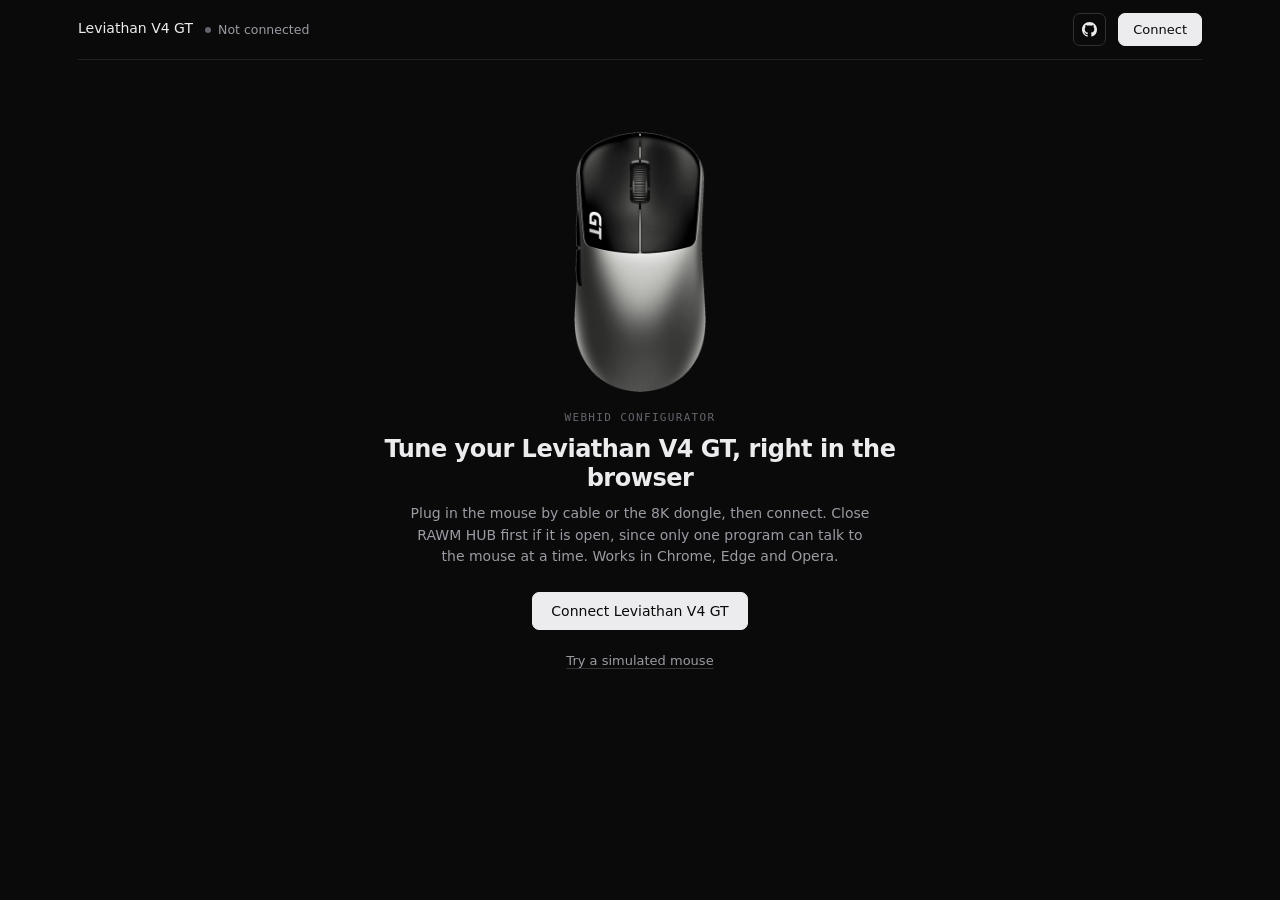
<file: rawm/index.html>
<!DOCTYPE html>
<html lang="en">
<head>
<meta charset="utf-8">
<meta http-equiv="Content-Security-Policy" content="default-src 'none'; script-src 'unsafe-inline'; style-src 'self' 'unsafe-inline' https://fonts.googleapis.com; font-src https://fonts.gstatic.com; connect-src 'none'; base-uri 'none'; form-action 'none'; img-src 'self' data: https://bpcdn.atkgear.com">
<meta name="viewport" content="width=device-width,initial-scale=1">
<script>try{const t=localStorage.getItem('openatk.theme');if(t)document.documentElement.dataset.theme=t.replace(/[^a-z]/g,'').slice(0,12)}catch{}
addEventListener('storage',e=>{if(e.key==='openatk.theme')document.documentElement.dataset.theme=String(e.newValue||'').replace(/[^a-z]/g,'').slice(0,12)});
addEventListener('message',e=>{if(e.source===parent&&e.origin===location.origin&&e.data&&e.data.type==='openatk-theme')document.documentElement.dataset.theme=String(e.data.theme).replace(/[^a-z]/g,'').slice(0,12)});
addEventListener('keydown',e=>{if((e.ctrlKey||e.metaKey)&&e.key==='k'&&parent!==window){e.preventDefault();parent.postMessage({type:'openatk-palette'},location.origin)}});</script>

<title>Leviathan V4 GT</title>
<link href="https://fonts.googleapis.com/css2?family=Inter:wght@400;500;600;700&family=IBM+Plex+Mono:wght@400;500&family=Space+Grotesk:wght@500;600;700&display=swap" rel="stylesheet">
<link rel="stylesheet" href="../ui.css">
</head>
<body>
<div class="wrap">

<header>
  <div class="devhead" style="flex:1;min-width:0">
    <h1 id="devName">Leviathan V4 GT</h1>
    <div class="status off" id="status">Not connected</div>
  </div>
  <a class="btn ghost icon" href="https://github.com/SunnybeeXD/OpenATK" target="_blank" rel="noopener noreferrer" aria-label="Source on GitHub" title="Source on GitHub"><svg viewBox="0 0 16 16" width="17" height="17" fill="currentColor" aria-hidden="true"><path d="M8 0C3.58 0 0 3.58 0 8c0 3.54 2.29 6.53 5.47 7.59.4.07.55-.17.55-.38 0-.19-.01-.82-.01-1.49-2.01.37-2.53-.49-2.69-.94-.09-.23-.48-.94-.82-1.13-.28-.15-.68-.52-.01-.53.63-.01 1.08.58 1.23.82.72 1.21 1.87.87 2.33.66.07-.52.28-.87.51-1.07-1.78-.2-3.64-.89-3.64-3.95 0-.87.31-1.59.82-2.15-.08-.2-.36-1.02.08-2.12 0 0 .67-.21 2.2.82.64-.18 1.32-.27 2-.27.68 0 1.36.09 2 .27 1.53-1.04 2.2-.82 2.2-.82.44 1.1.16 1.92.08 2.12.51.56.82 1.27.82 2.15 0 3.07-1.87 3.75-3.65 3.95.29.25.54.73.54 1.48 0 1.07-.01 1.93-.01 2.2 0 .21.15.46.55.38A8.012 8.012 0 0 0 16 8c0-4.42-3.58-8-8-8Z"/></svg></a>
  <button class="btn" id="connect">Connect</button>
</header>

<div class="demobar hidden" id="demoBar" role="status">
  <span id="demoText"><b>Demo mode.</b> This is a simulated mouse, not a real device. Nothing is sent to hardware.</span>
  <a href="../index.html" target="_top">Exit demo</a>
</div>

<div class="hero" id="hero">
  <div class="art" id="heroArt"></div>
  <div class="kicker">WebHID configurator</div>
  <h2>Tune your Leviathan V4 GT, right in the browser</h2>
  <p>Plug in the mouse by cable or the 8K dongle, then connect. Close RAWM HUB first if it is open,
     since only one program can talk to the mouse at a time. Works in Chrome, Edge and Opera.</p>
  <button class="btn" id="connect2">Connect Leviathan V4 GT</button>
  <p style="margin:20px auto 0"><a href="?demo=1" id="demoLink" style="color:var(--dim);font-size:13px">Try a simulated mouse</a></p>
</div>

<div class="hero hidden" id="blocked">
  <h2 id="blockedTitle">This needs a desktop</h2>
  <p id="blockedText"></p>
  <p style="margin:6px auto 0;font-size:13px;color:var(--dim)">Look around anyway: <a href="?demo=1" style="color:var(--acc)">Wired demo</a> &middot; <a href="?demo=dongle" style="color:var(--acc)">8K dongle demo</a></p>
</div>

<div id="app" class="hidden">
  <aside>
    <div class="devcard">
      <div class="art" id="devArt"></div>
      <div class="gauges">
        <div class="ring">
          <svg viewBox="0 0 96 96" aria-hidden="true"><circle class="trk" cx="48" cy="48" r="38"/><circle id="sBattBar" cx="48" cy="48" r="38"/></svg>
          <div class="mid"><div>
            <div class="v batt-row"><span id="sBatt">&mdash;</span></div>
            <div class="k">BATTERY</div></div></div>
        </div>
        <div class="minis">
          <div class="mini"><div class="k">DPI</div><div class="v" id="sDpi">&mdash;</div></div>
          <div class="mini"><div class="k">Polling</div><div class="v" id="sRate">&mdash;</div></div>
        </div>
      </div>
    </div>
    <nav class="tabs" id="tabs">
      <button data-tab="dpi" aria-pressed="true"><svg viewBox="0 0 24 24" width="18" height="18" fill="none" stroke="currentColor" stroke-width="2" stroke-linecap="round" aria-hidden="true"><path d="M4 7h10M18 7h2M4 17h4M12 17h8"/><circle cx="16" cy="7" r="2"/><circle cx="10" cy="17" r="2"/></svg>DPI</button>
      <button data-tab="keys" aria-pressed="false"><svg viewBox="0 0 24 24" width="18" height="18" fill="none" stroke="currentColor" stroke-width="2" stroke-linecap="round" stroke-linejoin="round" aria-hidden="true"><path d="M12 3v10"/><path d="m8 9 4 4 4-4"/><path d="M5 17h14M7 21h10"/></svg>Key Mode</button>
      <button data-tab="perf" aria-pressed="false"><svg viewBox="0 0 24 24" width="18" height="18" fill="none" stroke="currentColor" stroke-width="2" stroke-linecap="round" stroke-linejoin="round" aria-hidden="true"><path d="M13 3 5 14h6l-1 7 8-11h-6Z"/></svg>Performance</button>
      <button data-tab="led" aria-pressed="false" id="ledTab" class="hidden"><svg viewBox="0 0 24 24" width="18" height="18" fill="none" stroke="currentColor" stroke-width="2" stroke-linecap="round" aria-hidden="true"><path d="M9 18h6M10 21h4M12 3a6 6 0 0 0-3.5 10.9c.6.5 1 1.2 1 2.1h5c0-.9.4-1.6 1-2.1A6 6 0 0 0 12 3Z"/></svg>Receiver LED</button>
      <button data-tab="device" aria-pressed="false"><svg viewBox="0 0 24 24" width="18" height="18" fill="none" stroke="currentColor" stroke-width="2" stroke-linecap="round" aria-hidden="true"><rect x="7" y="7" width="10" height="10" rx="2"/><path d="M9 3v2M15 3v2M9 19v2M15 19v2M3 9h2M3 15h2M19 9h2M19 15h2"/></svg>Device</button>
    </nav>
    <p class="foot">Changes save to the mouse immediately. Not affiliated with RAWM.</p>
  </aside>

  <main>
    <div class="item profbar" id="profBar">
      <div class="t">Profile</div>
      <div class="seg" id="segProfile"></div>
    </div>

    <section class="panel" data-panel="dpi">
      <div class="phead"><div><h2>DPI</h2><p id="dpiDesc">Mouse movement DPI. Pick a stage, then drag or type a value for it.</p></div></div>
      <div class="item">
        <div class="head"><div><div class="t">DPI Stage</div></div>
          <div class="erow" style="margin:0;flex:none"><button class="btn ghost" id="stageAdd">Add</button><button class="btn quiet" id="stageDel">Delete</button></div></div>
        <div class="seg" id="segStage"></div>
        <div class="slider" style="margin-top:18px">
          <input type="range" id="dpiX" min="50" max="45000" step="50" value="800" aria-label="DPI value">
          <output id="dpiXOut">800</output>
        </div>
        <div class="slider hidden" id="dpiYWrap" style="margin-top:12px">
          <input type="range" id="dpiY" min="50" max="45000" step="50" value="800" aria-label="DPI Y value">
          <output id="dpiYOut">800</output>
        </div>
        <div class="erow">
          <label>Value <input class="num" type="number" id="dpiXNum" min="50" max="45000" step="1" style="width:100px"></label>
          <label class="hidden" id="dpiYNumWrap">Y <input class="num" type="number" id="dpiYNum" min="50" max="45000" step="1" style="width:100px"></label>
          <div class="swatches" style="margin:0"><label class="swatch">Color<input type="color" id="stageColor" value="#ffffff"></label></div>
        </div>
      </div>
      <div class="item row">
        <div><div class="t">Separate X/Y DPI</div><div class="d">Off keeps the vertical value equal to the horizontal one.</div></div>
        <input type="checkbox" class="sw" id="dpiXY">
      </div>
    </section>

    <section class="panel hidden" data-panel="keys">
      <div class="phead"><div><h2>Key Mode</h2><p>Travel, rapid trigger and switch type for the left and right click.</p></div></div>
      <div class="km">
        <div class="item kmstage">
          <div class="kmwrap">
            <div class="kmbox" data-side="l"></div>
            <div class="kmmouse" id="kmMouse"></div>
            <div class="kmbox" data-side="r"></div>
          </div>
          <div style="text-align:center;margin-top:14px"><button class="btn ghost" id="kmResetAll">Reset All</button></div>
        </div>
        <div class="item kmctl">
          <div class="seg kmtabs" id="kmTabs">
            <button data-km="act" aria-pressed="true">Actuation</button>
            <button data-km="rt" aria-pressed="false">Rapid Trigger</button>
            <button data-km="sw" aria-pressed="false">Switch</button>
          </div>
          <div class="t" style="margin-top:20px">Key Selection</div>
          <select class="sel" id="kmKey" style="margin-top:10px;min-width:190px" aria-label="Key Selection">
            <option value="0">All (L+R)</option>
            <option value="1">Left Click</option>
            <option value="2">Right Click</option>
          </select>
          <div class="kmnote hidden" id="kmNote"></div>

          <div data-km-panel="act">
            <div class="item row inner" style="margin-top:18px">
              <div><div class="t">Travel</div><div class="d">Separate press/release travel.</div></div>
              <input type="checkbox" class="sw" id="kmSep">
            </div>
            <div class="kmsl">
              <div class="t" id="kmPressTitle">Trigger Travel</div>
              <div class="slider"><input type="range" id="kmPress" min="1" max="10" step="1" value="4" aria-label="Trigger Travel"><output id="kmPressOut">4</output></div>
              <div class="kmscale"><span>Short Press</span><span>Long Press</span></div>
              <div class="kmwarn hidden" id="kmPressWarn">Pressing below level 3 may cause accidental triggers. Please set according to your needs</div>
            </div>
            <div class="kmsl hidden" id="kmRelBox">
              <div class="t">Release</div>
              <div class="slider"><input type="range" id="kmRel" min="1" max="10" step="1" value="4" aria-label="Release travel"><output id="kmRelOut">4</output></div>
              <div class="kmscale"><span>Short</span><span>Long</span></div>
              <div class="kmwarn hidden" id="kmRelWarn">Releasing below level 5 may cause early release. Please set according to your needs</div>
            </div>
          </div>

          <div data-km-panel="rt" class="hidden">
            <div class="kmsl" style="margin-top:18px">
              <div class="t">Rapid Trigger (ms)</div>
              <div class="d">Shorter time provides faster trigger response and higher sensitivity</div>
              <div class="slider"><input type="range" id="kmRt" min="0" max="15" step="1" value="0" aria-label="Rapid Trigger (ms)"><output id="kmRtOut">0</output></div>
              <div class="kmticks" id="kmRtTicks"></div>
            </div>
          </div>

          <div data-km-panel="sw" class="hidden">
            <div class="t" style="margin-top:18px">Switch Mode</div>
            <div class="kmradios" id="kmTypes">
              <button class="kmtype" data-type="3" aria-pressed="false"><span class="ic" id="icMag"></span><span class="lb">Magnetic</span><i class="rd"></i></button>
              <button class="kmtype" data-type="2" aria-pressed="false"><span class="ic" id="icOpt"></span><span class="lb">Optical</span><i class="rd"></i></button>
            </div>
            <div class="t" style="margin-top:20px">Magnetic Switch Manual Calibration:</div>
            <div class="kmwarn" id="kmCalNote" style="margin:8px 0 0"></div>
            <div class="erow" style="margin-top:10px"><button class="btn ghost" id="kmCal">Manual Calibration</button></div>
          </div>
        </div>
      </div>
    </section>

    <section class="panel hidden" data-panel="perf">
      <div class="phead"><div><h2>Performance</h2><p>Polling, sensor and tracking behaviour for the current profile.</p></div></div>
      <div class="sect">Polling and sensor</div>
      <div class="item">
        <div class="t">Polling Rate</div>
        <div class="d">How many times a second the mouse reports to your PC. Higher cuts delay but uses more battery and CPU; the Performance mode below sets the ceiling.</div>
        <div class="seg" id="segRate"></div>
      </div>
      <div class="item">
        <div class="t">Performance</div>
        <div class="d" id="modeTip"></div>
        <div class="seg" id="segMode"></div>
        <div id="fpsWrap" class="hidden">
          <div class="d" style="margin:16px 0 0">Sensor Polling Rate</div>
          <div class="seg" id="segFps"></div>
          <div class="d" id="fpsTip" style="margin-top:8px"></div>
        </div>
      </div>
      <div class="item row">
        <div><div class="t">Glass Mode</div><div class="d">Lets the sensor track on glass pads. Polling is held at 1K while it is on.</div></div>
        <input type="checkbox" class="sw" id="glass">
      </div>
      <div class="item">
        <div class="t">LOD</div>
        <div class="d">Lift-off distance: how high you can lift the mouse before it stops tracking. Lower stops drift when you reposition; too low can drop tracking on soft pads.</div>
        <div class="seg" id="segLod"></div>
      </div>
      <div class="sect">Motion processing</div>
      <div class="item row"><div><div class="t">Motion Sync</div><div class="d">Lines up sensor readings with USB reports so they arrive evenly spaced. Adds a small delay, on average about half a report interval.</div></div><input type="checkbox" class="sw" id="motion"></div>
      <div class="item row"><div><div class="t">Ripple Control</div><div class="d">Filters the small jitter sensors show at high DPI. Adds a little delay and can soften very small movements.</div></div><input type="checkbox" class="sw" id="ripple"></div>
      <div class="item row"><div><div class="t">Angle Snap</div><div class="d">Straightens movements that are close to horizontal or vertical. Good for drawing lines, usually unwanted in games.</div></div><input type="checkbox" class="sw" id="snap"></div>
      <div class="item">
        <div class="t">Angle Tune</div>
        <div class="d">Rotates the sensor by up to 30&deg; either way so straight swipes come out straight with your grip.</div>
        <div class="slider"><input type="range" id="tune" min="-30" max="30" step="1" value="0" aria-label="Angle Tune"><output id="tuneOut">0</output></div>
      </div>
      <div class="sect">Buttons and power</div>
      <div class="item row"><div><div class="t">Button Combination</div><div class="d">Lets you change settings by holding specific mouse buttons together, without software. Turn it off if you trigger it by accident.</div></div><input type="checkbox" class="sw" id="combine"></div>
      <div class="item">
        <div class="t">Sleep Time</div>
        <div class="d" id="sleepDesc">The mouse sleeps after this long without use, and wakes when you move it.</div>
        <div class="slider"><input type="range" id="sleep" min="1" max="30" step="1" value="1" aria-label="Sleep Time"><output id="sleepOut">1 min</output></div>
      </div>
      <div class="item">
        <div class="head"><div><div class="t">Scroll Hysteresis</div><div class="d">Ignores the first wheel tick, so a bumped wheel does nothing. The wheel only scrolls if it moves again within the set window. A higher value protects for longer but makes the first scroll feel slower.</div></div>
          <input type="checkbox" class="sw" id="scrollOn"></div>
        <div class="slider"><input type="range" id="scrollWin" min="100" max="1000" step="100" value="100" aria-label="Window"><output id="scrollWinOut">100</output></div>
        <div class="d" style="margin-top:6px">Window</div>
      </div>
    </section>

    <section class="panel hidden" data-panel="led">
      <div class="phead"><div><h2>Receiver LED</h2><p>Select which status the receiver LED displays in wireless mode.</p></div></div>
      <div class="item">
        <div class="t">Receiver LED</div>
        <div class="seg" id="segLed"></div>
      </div>
    </section>

    <section class="panel hidden" data-panel="device">
      <div class="phead"><div><h2>Device</h2><p>Firmware, link, sharing and diagnostics.</p></div></div>
      <div class="item" id="shareItem">
        <div class="t">Share settings</div>
        <div class="d">Save the current profile to a file or a short code, or load a set someone sent you. A preview lists what will change first.</div>
        <div class="erow">
          <button class="btn ghost" id="shareFile">Save to file</button>
          <button class="btn ghost" id="shareCopy">Copy share code</button>
          <label class="btn ghost" style="cursor:pointer">Load file<input type="file" id="shareLoad" accept=".json,application/json" hidden></label>
        </div>
        <textarea id="sharePaste" rows="2" spellcheck="false" aria-label="Paste a share code" placeholder="Or paste a share code here"
          style="width:100%;margin-top:12px;resize:vertical;background:var(--card);color:var(--ink);border:1px solid var(--line2);border-radius:6px;padding:10px 12px;font:12px/1.5 var(--mono)"></textarea>
        <div id="sharePreview" class="hidden" style="margin-top:12px">
          <div id="shareFrom" style="font-size:13px;color:var(--dim);margin-bottom:6px"></div>
          <ul id="shareList" style="margin:0 0 12px;padding-left:20px;font-size:13.5px"></ul>
          <div class="erow"><button class="btn" id="shareApply">Apply to this profile</button><button class="btn ghost" id="shareCancel">Cancel</button></div>
        </div>
      </div>
      <div class="item">
        <table class="kv" id="kv"></table>
        <div style="display:flex;gap:9px;margin-top:16px;flex-wrap:wrap">
          <button class="btn ghost" id="refresh">Refresh</button>
          <button class="btn ghost" id="togglelog">Show activity log</button>
          <button class="btn quiet" id="resetProfile">Reset Profile</button>
        </div>
        <div id="log" class="hidden"></div>
      </div>
      <p style="color:var(--dimmer);font-size:13px;margin:6px 4px 0">Not included yet: button remapping, macros, profile names and the factory reset. Firmware updates are deliberately left out.</p>
    </section>
  </main>
</div>
</div>

<div class="modal hidden" id="calModal" role="dialog" aria-modal="true" aria-labelledby="calTitle">
  <div class="mbox">
    <h3 id="calTitle">Magnetic Switch Manual Calibration</h3>
    <div class="mstep" id="calStep">Release the left and right buttons completely</div>
    <div class="mbars" id="calBars">
      <div><span>Left</span><i><b id="calBarL"></b></i></div>
      <div><span>Right</span><i><b id="calBarR"></b></i></div>
    </div>
    <div class="mbars single hidden" id="calBarOne"><div><span>Progress</span><i><b id="calBarP"></b></i></div></div>
    <div class="mres hidden" id="calRes"></div>
    <div class="erow" style="justify-content:center"><button class="btn ghost" id="calClose">Close</button></div>
  </div>
</div>

<div class="modal hidden" id="askModal" role="dialog" aria-modal="true" aria-labelledby="askTitle">
  <div class="mbox">
    <h3 id="askTitle"></h3>
    <div class="mstep" id="askText"></div>
    <div class="erow" style="justify-content:center"><button class="btn quiet" id="askYes">Confirm</button><button class="btn ghost" id="askNo">Cancel</button></div>
  </div>
</div>

<div id="toast"></div>
<script>
const $ = s => document.querySelector(s);
const QS = new URLSearchParams(location.search);
const EMBED = QS.get('embed') === '1';
if (EMBED) document.body.classList.add('embed');
const DEMO_RAW = QS.get('demo');
const DEMO = DEMO_RAW !== null && !['0', 'false', 'off', 'no'].includes(DEMO_RAW.toLowerCase());
const DEMO_DONGLE = DEMO && DEMO_RAW.toLowerCase() === 'dongle';
if (DEMO) $('#demoLink').classList.add('hidden');

const VID = 0x373E, PID_WIRED = 0x0098, PID_DONGLE = 0x0099;
const FILTERS = [{ vendorId: VID, productId: PID_WIRED }, { vendorId: VID, productId: PID_DONGLE }];
const isOurs = d => d.vendorId === VID && (d.productId === PID_WIRED || d.productId === PID_DONGLE);
const devId = d => `${d.vendorId.toString(16)}:${d.productId.toString(16)}`;

const RATES = [[125, 8], [250, 4], [500, 2], [1000, 1], [2000, 32], [4000, 64], [8000, 128]];
const rateKey = hz => (RATES.find(r => r[0] === hz) || [])[1];
const rateHz = key => (RATES.find(r => r[1] === key) || [])[0];
const rateLabel = hz => hz >= 1000 ? `${hz / 1000}K` : String(hz);
const LODS = [0.7, 1, 2];
const MODES = [[1, 'Low Power'], [2, 'High Performance'], [3, 'Competition']];
const MODE_TIPS = {
  1: 'Longest battery life. Polling is capped at 1K.',
  2: 'Balanced battery life. Allows polling up to 8K.',
  3: 'Highest power draw. Allows polling up to 8K and lets you pick the sensor scan rate below.',
};
const LEDS = [[12, 'Connection'], [6, 'Battery'], [13, 'Battery Warn']];
const STAGE_COLORS = [[0, 0, 255], [0, 255, 0], [255, 255, 0], [255, 0, 0], [47, 192, 250], [255, 0, 255]];
const MAX_STAGES = 6, DPI_MIN = 50, DPI_MAX = 45000;
const SLEEP_OFF = [0, 0xFF00, 0xFFFF];
const CAL_STEPS = { 1: 'Release the left and right buttons completely', 2: 'Press and hold the left button fully', 3: 'Release the left button',
  4: 'Press and hold the right button fully', 5: 'Release the right button', 6: 'Verifying and saving...', 7: 'Calibration Successful',
  8: 'Calibration Failed', 9: 'Calibration Cancelled', 10: 'Press and hold both buttons fully', 11: 'Release both buttons; either can be released first' };
const CAL_ERR = { 0: 'Calibration complete', 2: 'Calibration timed out. Fully press and release as prompted, then recalibrate.',
  3: 'Abnormal button travel. Fully press and release, then recalibrate.',
  4: 'Unstable calibration data. Keep the mouse still and operate the buttons smoothly, then recalibrate.',
  8: 'Calibration canceled. Previous settings restored.', 9: 'Mouse is asleep. Move it to wake it, then recalibrate.',
  10: 'USB connection changed during calibration. Keep the connection unchanged, then recalibrate.',
  11: 'Another magnetic switch calibration is in progress. Try again later.',
  12: 'Magnetic switch signal unavailable. Check the battery and connection, then recalibrate.',
  13: 'Failed to save calibration. Previous settings restored. Please recalibrate.',
  14: 'Button not fully released or release positions inconsistent. Fully release both buttons, then recalibrate.' };
const RING = 238.76;

const clamp = (v, lo, hi) => Math.min(hi, Math.max(lo, v));
const clampInt = (v, lo, hi, d) => { const n = Math.round(Number(v)); return Number.isFinite(n) ? clamp(n, lo, hi) : d; };
const hexToRgb = h => { const n = parseInt(h.slice(1), 16); return [(n >> 16) & 255, (n >> 8) & 255, n & 255]; };
const rgbToHex = c => '#' + c.map(v => (v & 255).toString(16).padStart(2, '0')).join('');
const sleep = ms => new Promise(r => setTimeout(r, ms));
const hex = a => Array.from(a).map(b => b.toString(16).padStart(2, '0')).join(' ');
const same = (a, b) => JSON.stringify(a) === JSON.stringify(b);

function log(cls, label, detail){
  const el = document.createElement('div');
  el.className = cls;
  el.textContent = `${new Date().toISOString().slice(11, 23)}  ${label}  ${detail ?? ''}`;
  $('#log').appendChild(el);
  if ($('#log').childElementCount > 400) $('#log').firstChild.remove();
  $('#log').scrollTop = $('#log').scrollHeight;
}
$('#togglelog').onclick = e => {
  const hid = $('#log').classList.toggle('hidden');
  e.target.textContent = hid ? 'Show activity log' : 'Hide activity log';
};
let toastTimer;
function toast(msg, bad){
  const t = $('#toast');
  t.textContent = msg;
  t.className = 'show' + (bad ? ' bad' : '');
  clearTimeout(toastTimer);
  toastTimer = setTimeout(() => t.className = '', 2400);
}
function ask(title, text, yes = 'Confirm'){
  return new Promise(res => {
    $('#askTitle').textContent = title; $('#askText').textContent = text; $('#askYes').textContent = yes;
    $('#askModal').classList.remove('hidden');
    const done = v => { $('#askModal').classList.add('hidden'); $('#askYes').onclick = $('#askNo').onclick = null; res(v); };
    $('#askYes').onclick = () => done(true); $('#askNo').onclick = () => done(false);
    $('#askNo').focus();
  });
}

class Rawm {
  constructor(setDev, readDev, opts = {}){
    this.setDev = setDev;
    this.readDev = readDev;
    this.wired = setDev.productId === PID_WIRED;
    this.delay = opts.delay ?? 30;
    this.h = 1;
    this.ready = false;
    this.lockWrites = false;
    this.detectWait = opts.detectWait ?? 200;
    this.tail = Promise.resolve();
    this.s = { profile: 1, profiles: 1, wired: this.wired, dpi: { stages: [], colors: [], active: 1, xy: false }, mag: { types: [2, 2], press: [3, 3], release: [9, 9], rt: [0, 0], manual: true, recal: false } };
    this.onChange = () => {};
    this.listener = e => this.onInput(e);
    if (readDev && readDev.addEventListener) readDev.addEventListener('inputreport', this.listener);
  }
  lock(fn){ const run = this.tail.then(() => fn()); this.tail = run.catch(() => {}); return run; }
  req(target, len, cat, cmd, args = []){ const r = new Uint8Array(64); r[2] = target; r[3] = len; r[4] = cat; r[5] = cmd; r.set(args, 6); return r; }
  async rawSend(r){
    if (!this.setDev.opened) await this.setDev.open();
    log('tx', `c${r[4]} ${r[5].toString(16)}`, hex(r.subarray(2, 12)));
    await this.setDev.sendFeatureReport(0, r);
  }
  async rawGet(){
    if (!this.setDev.opened) await this.setDev.open();
    const dv = await this.setDev.receiveFeatureReport(0);
    return new Uint8Array(dv.buffer.slice(dv.byteOffset, dv.byteOffset + dv.byteLength));
  }
  norm(buf){ return buf.subarray(1 - this.h); }
  async xfer(r, isGet){
    return this.lock(async () => {
      let mism = 0, n = new Uint8Array(0);
      const D = this.delay;
      const status = x => x.length > 8 && (x[0] === 0xA1 || x[0] === 2);
      const accept = x => { if (!status(x)) return false; if (!isGet || x[5] === r[5]) return true; mism++; return false; };
      const read = async () => this.norm(await this.rawGet());
      try {
        await this.rawSend(r);
        await sleep(D);
        n = await read();
        if (accept(n)) { log('rx', `c${n[4]} ${n[5].toString(16)}`, hex(n.subarray(0, 14))); return n; }
        for (let round = 0; round < 5 && mism < 12; round++){
          if (n[0] > 0xA1){
            await sleep(D);
            await this.rawSend(r); await sleep(D);
            n = await read();
            if (accept(n)) return n;
          } else {
            const polls = n[0] === 0 ? 3 : 30, lim = mism + 3;
            for (let i = 0; i < polls && mism < lim; i++){
              await sleep(D);
              n = await read();
              if (accept(n)) return n;
            }
            await sleep(D);
            await this.rawSend(r); await sleep(D);
            n = await read();
            if (accept(n)) return n;
          }
        }
        log('er', mism ? 'echo mismatch' : 'no answer', hex(r.subarray(2, 12)) + (mism ? '  got ' + hex(n.subarray(0, 8)) : ''));
        return null;
      } catch (e){ log('er', 'io', String(e && e.message || e)); return null; }
    });
  }
  get(r){ return this.xfer(r, true); }
  set(r, opts){
    if (!this.ready) return Promise.reject(new Error('not ready'));
    if (this.lockWrites && !(opts && opts.cal)) return Promise.reject(new Error('calibrating'));
    return this.xfer(r, false);
  }

  async detect(){
    for (let i = 0; i < 3; i++){
      const n = await this.lock(async () => {
        try {
          await this.rawSend(this.req(2, 16, 0, 0x81));
          await sleep(this.detectWait);
          let r = await this.rawGet();
          if (r[6] !== 0x81 && r[5] !== 0x81){ await sleep(this.detectWait); r = await this.rawGet(); }
          return r;
        } catch (e){ return null; }
      });
      if (n && n[6] === 0x81){ this.h = 0; return `${n[7]}.${n[8]}.${n[9]}.${n[10]}`; }
      if (n && n[5] === 0x81){ this.h = 1; return `${n[6]}.${n[7]}.${n[8]}.${n[9]}`; }
      await sleep(100);
    }
    return null;
  }
  async fw(target){
    const n = await this.get(this.req(target, 16, 0, 0x81));
    return n ? `${n[6]}.${n[7]}.${n[8]}.${n[9]}` : null;
  }
  async getEid(){
    const n = await this.get(this.req(2, 2, 0, 0x82));
    if (!n) return null;
    let v;
    if (this.h === 0) v = n[7] === 0 || n[7] === 255 ? n[6] : n[6] + (n[7] << 8);
    else v = n[7] === 0 || n[7] === 255 ? n[6] : n[7] + (n[6] << 8);
    return v === 255 ? 0 : v;
  }
  async getBattery(){ const n = await this.get(this.req(2, 2, 0, 0x83)); return n ? { charging: n[6] === 1, pct: n[6] === 1 && n[7] === 100 ? 99 : n[7] } : null; }
  async getProfiles(){ const n = await this.get(this.req(2, 1, 0, 0x86)); return n ? n[6] : null; }
  async getProfile(){ const n = await this.get(this.req(2, 1, 0, 0x85)); return n ? n[6] : null; }
  setProfile(p){ return this.set(this.req(2, 1, 0, 5, [p])); }
  resetProfile(p){ return this.set(this.req(2, 1, 0, 13, [p])); }

  async byte(cat, cmd, p, extra = []){ const n = await this.get(this.req(2, 2, cat, 0x80 | cmd, [p, ...extra])); return n ? n[7] : null; }
  setByte(cat, cmd, p, v){ return this.set(this.req(2, 2, cat, cmd, [p, v & 255])); }
  async getRate(p){ const v = await this.byte(1, 0, p); return v == null ? null : (v === 16 ? 1 : v); }
  setRate(p, key){ return this.setByte(1, 0, p, key); }
  getLod(p){ return this.byte(1, 8, p); }
  setLod(p, mm){ return this.setByte(1, 8, p, mm >= 1 ? mm : ((mm * 10) | 128)); }
  getGlass(p){ return this.byte(1, 14, p); }
  setGlass(p, v){ return this.setByte(1, 14, p, v ? 1 : 0); }
  getMotion(p){ return this.byte(1, 9, p); }
  setMotion(p, v){ return this.setByte(1, 9, p, v ? 1 : 0); }
  getRipple(p){ return this.byte(1, 10, p); }
  setRipple(p, v){ return this.setByte(1, 10, p, v ? 1 : 0); }
  getSnap(p){ return this.byte(1, 4, p); }
  setSnap(p, v){ return this.setByte(1, 4, p, v ? 1 : 0); }
  async getTune(p){ const v = await this.byte(1, 20, p); return v == null ? null : (v > 30 ? v - 256 : v); }
  setTune(p, v){ return this.setByte(1, 20, p, v > 0 ? v : 256 - Math.abs(v)); }
  async getMode(p){ const n = await this.get(this.req(2, 3, 1, 0x98, [p])); return n ? n[7] : null; }
  setMode(p, v){ return this.set(this.req(2, 3, 1, 24, [p, v])); }
  getTracking(p){ return this.byte(1, 19, p); }
  setTracking(p, v){ return this.setByte(1, 19, p, v); }
  getXY(p){ return this.byte(1, 13, p); }
  setXY(p, v){ return this.setByte(1, 13, p, v ? 1 : 0); }
  async getCombine(p){ const n = await this.get(this.req(2, 2, 3, 0x81, [p])); return n ? n[7] : null; }
  setCombine(p, v){ return this.set(this.req(2, 2, 3, 1, [p, v ? 1 : 0])); }
  async getSleep(p){ const n = await this.get(this.req(2, 3, 0, 0x87, [p])); return n ? (n[7] << 8) + n[8] : null; }
  setSleep(p, sec){ return this.set(this.req(2, 3, 0, 7, [p, (sec >> 8) & 255, sec & 255])); }
  async getScroll(p){ const n = await this.get(this.req(2, 4, 0, 0x99, [p])); return n ? { on: n[7] === 1, win: (n[8] << 8) + n[9] } : null; }
  setScroll(p, on, win){ return this.set(this.req(2, 4, 0, 25, [p, on ? 1 : 0, (win >> 8) & 255, win & 255])); }

  async getActive(p){ return this.byte(1, 2, p); }
  setActive(p, st){ return this.set(this.req(2, 2, 1, 2, [p, st])); }
  async getStages(p){
    const n = await this.get(this.req(2, 10, 1, 0x81, [p, MAX_STAGES]));
    if (!n) return null;
    const count = n[7], stages = [];
    for (let i = 0; i < count && i < MAX_STAGES; i++){
      const o = 8 + i * 4;
      stages.push({ x: (n[o] << 8) + n[o + 1], y: (n[o + 2] << 8) + n[o + 3] });
    }
    return stages;
  }
  setStages(p, stages, xy){
    const a = [p, stages.length];
    for (const st of stages){
      const x = clampInt(st.x, DPI_MIN, DPI_MAX, 800), y = xy ? clampInt(st.y, DPI_MIN, DPI_MAX, x) : x;
      a.push((x >> 8) & 255, x & 255, (y >> 8) & 255, y & 255);
    }
    return this.set(this.req(2, 26, 1, 1, a));
  }
  async getColors(p){
    const n = await this.get(this.req(2, 19, 2, 0x81, [p]));
    if (!n) return null;
    const out = [];
    for (let i = 0; i < MAX_STAGES; i++) out.push([n[7 + i * 3], n[8 + i * 3], n[9 + i * 3]]);
    return out;
  }
  setColors(p, colors){
    const a = [p];
    for (let i = 0; i < MAX_STAGES; i++) a.push(...(colors[i] || [0, 0, 0]));
    return this.set(this.req(2, 19, 2, 1, a));
  }
  async getLed(){ const n = await this.get(this.req(1, 5, 2, 0x80, [1])); return n ? n[8] : null; }
  setLed(mode){ return this.set(this.req(1, 5, 2, 0, [1, 255, mode, 0, 0])); }

  async getFault(){ return this.get(this.req(2, 6, 3, 0x86)); }
  faultSet(state){ return this.set(this.req(2, 3, 3, 7, [state]), { cal: true }); }
  async getTypes(){ const n = await this.get(this.req(2, 8, 0, 0x95)); return n ? [n[7], n[8]] : null; }
  setTypes(eid, l, r){ return this.set(this.req(2, 8, 0, 21, [eid & 255, l, r])); }
  async getTravel(p, key){ const n = await this.get(this.req(2, 4, 3, 0x85, [p, key])); return n ? [n[8], n[9]] : null; }
  setTravel(p, key, press, release){ return this.set(this.req(2, 4, 3, 5, [p, key, press, release])); }
  async getRt(p, key){ const n = await this.get(this.req(2, 3, 0, 0x98, [p, key])); return n ? n[8] : null; }
  setRt(p, key, v){ return this.set(this.req(2, 3, 0, 24, [p, key, v])); }

  async readMag(){
    const s = this.s, p = s.profile, m = s.mag;
    const f = await this.getFault();
    m.manual = f ? f[10] !== 0 : true;
    m.recal = f ? f[11] === 64 : false;
    m.types = [2, 2];
    if (!m.manual){ const t = await this.getTypes(); if (t) m.types = t; }
    for (let k = 1; k <= 2; k++){
      const tr = await this.getTravel(p, k);
      if (tr){ m.press[k - 1] = tr[0]; m.release[k - 1] = tr[1]; }
      const rt = await this.getRt(p, k);
      if (rt != null) m.rt[k - 1] = rt;
    }
  }
  async readProfile(){
    const s = this.s, p = s.profile;
    const take = async (key, fn) => { const v = await fn(); if (v != null) s[key] = v; return v; };
    await take('rate', () => this.getRate(p));
    await take('glass', () => this.getGlass(p));
    await take('mode', () => this.getMode(p));
    await take('tracking', () => this.getTracking(p));
    await take('lod', () => this.getLod(p));
    await take('motion', () => this.getMotion(p));
    await take('ripple', () => this.getRipple(p));
    await take('snap', () => this.getSnap(p));
    await take('tune', () => this.getTune(p));
    await take('combine', () => this.getCombine(p));
    await take('sleep', () => this.getSleep(p));
    const sc = await this.getScroll(p); if (sc) s.scroll = sc;
    const xy = await this.getXY(p); if (xy != null) s.dpi.xy = xy === 1;
    const st = await this.getStages(p); if (st) s.dpi.stages = st;
    const co = await this.getColors(p); if (co) s.dpi.colors = co;
    const ac = await this.getActive(p); if (ac != null) s.dpi.active = ac;
    if (!this.wired){ const l = await this.getLed(); if (l != null) s.led = l; }
    await this.readMag();
    this.onChange();
  }
  async readAll(){
    const s = this.s;
    let fw = await this.detect();
    if (!fw) return 0;
    s.fw = fw;
    this.ready = true;
    if (!this.wired){
      const d0 = await this.fw(0), d1 = await this.fw(1);
      s.dongleFw = d1 && d1 !== '0.0.0.0' ? d1 : d0;
    }
    const n = await this.getProfiles(); if (n) s.profiles = clamp(n, 1, 8);
    let cur = await this.getProfile();
    for (let i = 0; i < 3 && (cur == null || cur < 1); i++){ await sleep(80); cur = await this.getProfile(); }
    if (cur && cur >= 1) s.profile = cur;
    const e = await this.getEid(); if (e != null) s.eid = e;
    const b = await this.getBattery(); if (b) s.battery = b;
    await this.readProfile();
    return 1;
  }

  onInput(e){
    if (e.reportId !== 4) return;
    const d = new Uint8Array(e.data.buffer, e.data.byteOffset, e.data.byteLength);
    const s = [4, ...d], st = this.s;
    log('rx', `notify ${s[1]}`, hex(s.slice(1, 9)));
    switch (s[1]){
      case 1: this.stage(s[2], (s[3] << 8) + s[4], (s[5] << 8) + s[6]); break;
      case 4: this.stage(s[3], (s[4] << 8) + s[5], (s[6] << 8) + s[7]); break;
      case 3: if (s[2] > 0) st.battery = { charging: s[3] === 1, pct: s[3] === 1 && s[2] === 100 ? 99 : s[2] }; break;
      case 6: st.online = s[2] === 1; if (s[2] === 1) this.onWake(); break;
      case 7: st.lod = s[2]; break;
      case 8: if (rateHz(s[2])) st.rate = s[2]; break;
      case 15: st.motion = s[2]; break;
      case 16: st.ripple = s[2]; break;
      case 17: st.snap = s[2]; break;
      case 34: st.combine = s[2]; break;
      case 35: st.dpi.xy = s[2] === 1; break;
      case 9: this.onReset(); break;
    }
    this.onChange();
  }
  stage(n, x, y){
    const d = this.s.dpi;
    if (n >= 1 && n <= MAX_STAGES){ d.active = n; if (d.stages[n - 1]){ d.stages[n - 1].x = x; d.stages[n - 1].y = y; } }
  }
  onWake(){}
  onReset(){}
  close(){ if (this.readDev && this.readDev.removeEventListener) this.readDev.removeEventListener('inputreport', this.listener); }
}

let rm = null;

function makeDemo(){
  const lead = QS.get('lead') === '1';
  const flaky = QS.get('flaky') === '1';
  const fwDelay = QS.get('fwdelay') === '1';
  let asleep = QS.get('asleep') === '1';
  const echoBad = QS.get('echobad') === '1';
  const wired = !DEMO_DONGLE;
  const prof = () => ({ rate: 1, lod: 1, glass: 0, motion: 1, ripple: 0, snap: 0, tune: 0, mode: 2, track: 1, xy: 0, combine: 1, sleep: 180,
    scroll: { on: 0, win: 100 }, active: 2,
    stages: [{ x: 400, y: 400 }, { x: 800, y: 800 }, { x: 1600, y: 1600 }, { x: 3200, y: 3200 }],
    colors: [[0, 0, 255], [0, 255, 0], [255, 255, 0], [255, 0, 0], [0, 0, 0], [0, 0, 0]],
    trav: [[4, 9], [4, 9]], rt: [0, 0] });
  const st = { cur: 1, n: 4, p: [null, prof(), prof(), prof(), prof()], types: [3, 3], manual: false, recal: false, led: 12, bat: [0, 76], cal: null, eid: 255 };
  let reply = new Uint8Array(64), pending = false;
  const dev = { vendorId: VID, productId: wired ? PID_WIRED : PID_DONGLE, productName: 'Leviathan V4 GT', opened: false,
    collections: [{ featureReports: [{ items: [{ reportCount: 64 }] }], inputReports: [] }], _l: [],
    async open(){ this.opened = true; }, async close(){ this.opened = false; },
    async sendFeatureReport(id, data){ handle(new Uint8Array(data.buffer ? data.buffer.slice(data.byteOffset, data.byteOffset + data.byteLength) : data)); },
    async receiveFeatureReport(id){
      if (flaky && pending){ pending = false; return new DataView(new Uint8Array(lead ? 65 : 64).buffer); }
      const out = new Uint8Array(lead ? 65 : 64); out.set(reply, lead ? 1 : 0);
      return new DataView(out.buffer);
    } };
  const rdev = { vendorId: VID, productId: dev.productId, collections: [{ featureReports: [], inputReports: [{ reportId: 4 }] }], _l: [],
    addEventListener(t, f){ if (t === 'inputreport') this._l.push(f); }, removeEventListener(t, f){ this._l = this._l.filter(x => x !== f); },
    async open(){}, async close(){}, opened: true };
  const notify = (type, ...b) => { const d = new Uint8Array(b.length + 1); d[0] = type; d.set(b, 1); const ev = { reportId: 4, data: new DataView(d.buffer) }; rdev._l.forEach(f => f(ev)); };
  function handle(q){
    if (asleep){ reply = new Uint8Array(64); pending = false; return; }
    const t = q[2], len = q[3], cat = q[4], cmd = q[5], a = q.subarray(6), p = st.p[a[0]] || st.p[st.cur];
    const N = new Uint8Array(64);
    N[0] = 0xA1; N[2] = t; N[3] = len; N[4] = cat; N[5] = cmd; N.set(a.subarray(0, 10), 6);
    const key = (cat << 8) | cmd;
    switch (key){
      case 0x0081: if (t === 0 || t === 1){ N.set([0, 0, 0, 12], 6); } else N.set([0, 0, 0, 28], 6); break;
      case 0x0082: N[6] = 255; N[7] = 255; break;
      case 0x0083: N[6] = st.bat[0]; N[7] = st.bat[1]; break;
      case 0x0086: N[6] = st.n; break;
      case 0x0085: N[6] = st.cur; break;
      case 0x0005: st.cur = clamp(a[0], 1, st.n); break;
      case 0x000D: st.p[a[0]] = prof(); break;
      case 0x0095: N[7] = st.types[0]; N[8] = st.types[1]; break;
      case 0x0015: st.types = [a[1], a[2]]; break;
      case 0x0098: N[7] = a[1]; N[8] = p.rt[a[1] - 1]; break;
      case 0x0018: p.rt[a[1] - 1] = a[2]; break;
      case 0x0087: N[7] = p.sleep >> 8; N[8] = p.sleep & 255; break;
      case 0x0007: p.sleep = (a[1] << 8) | a[2]; break;
      case 0x0099: N[7] = p.scroll.on; N[8] = p.scroll.win >> 8; N[9] = p.scroll.win & 255; break;
      case 0x0019: p.scroll = { on: a[1], win: (a[2] << 8) | a[3] }; break;
      case 0x0180: N[7] = p.rate; break;
      case 0x0100: p.rate = a[1]; break;
      case 0x0188: N[7] = p.lod; break;
      case 0x0108: p.lod = a[1]; break;
      case 0x018E: N[7] = p.glass; break;
      case 0x010E: p.glass = a[1]; break;
      case 0x0189: N[7] = p.motion; break;
      case 0x0109: p.motion = a[1]; break;
      case 0x018A: N[7] = p.ripple; break;
      case 0x010A: p.ripple = a[1]; break;
      case 0x0184: N[7] = p.snap; break;
      case 0x0104: p.snap = a[1]; break;
      case 0x0194: N[7] = p.tune & 255; break;
      case 0x0114: p.tune = a[1] > 128 ? a[1] - 256 : a[1]; break;
      case 0x0198: N[7] = p.mode; break;
      case 0x0118: p.mode = a[1]; break;
      case 0x0193: N[7] = p.track; break;
      case 0x0113: p.track = a[1]; break;
      case 0x018D: N[7] = p.xy; break;
      case 0x010D: p.xy = a[1]; break;
      case 0x0182: N[7] = p.active; break;
      case 0x0102: p.active = a[1]; break;
      case 0x0181: {
        N[7] = p.stages.length;
        p.stages.forEach((s, i) => { const o = 8 + i * 4; N[o] = s.x >> 8; N[o + 1] = s.x & 255; N[o + 2] = s.y >> 8; N[o + 3] = s.y & 255; });
        break;
      }
      case 0x0101: {
        const c = a[1]; p.stages = [];
        for (let i = 0; i < c; i++){ const o = 2 + i * 4; p.stages.push({ x: (a[o] << 8) | a[o + 1], y: (a[o + 2] << 8) | a[o + 3] }); }
        if (p.active > c) p.active = 1;
        break;
      }
      case 0x0280: N[7] = 1; N[8] = st.led; break;
      case 0x0281: for (let i = 0; i < 18; i++) N[7 + i] = p.colors[(i / 3) | 0][i % 3]; break;
      case 0x0200: st.led = a[2]; break;
      case 0x0201: for (let i = 0; i < 6; i++) p.colors[i] = [a[1 + i * 3], a[2 + i * 3], a[3 + i * 3]]; break;
      case 0x0381: N[7] = p.combine; break;
      case 0x0301: p.combine = a[1]; break;
      case 0x0385: N[8] = p.trav[a[1] - 1][0]; N[9] = p.trav[a[1] - 1][1]; break;
      case 0x0305: p.trav[a[1] - 1] = [a[2], a[3]]; break;
      case 0x0386: N[10] = st.manual ? 1 : 0; N[11] = st.recal ? 64 : 0; break;
      case 0x0307: {
        const c = a[0];
        if (c === 5){
          N[27] = 7;
          if (st.cal){
            const step = st.cal.seq[Math.min(st.cal.i, st.cal.seq.length - 1)];
            N[7] = step.s; N[9] = step.code || 0; N[25] = step.mask || 0; N[30] = step.l || 0; N[31] = step.r || 0; N[32] = step.rdy || 0;
            if (step.s === 7){ st.manual = false; st.recal = false; st.types = [3, 3]; }
            st.cal.i++;
          } else N[7] = 0;
        } else if (c === 4){
          st.cal = { i: 0, seq: [{ s: 10, mask: 12, l: 0, r: 0 }, { s: 10, mask: 16, l: 60, r: 40, rdy: 3 }, { s: 11, mask: 3, l: 100, r: 100, rdy: 3 }, { s: 6 }, { s: 7 }] };
          if (QS.get('calfail') === '1') st.cal.seq = [{ s: 10, mask: 12 }, { s: 8, code: 4 }];
        }
        break;
      }
    }
    if (echoBad && cat === 1 && cmd === 0x89) N[5] = 0x55;
    if (fwDelay && cat === 0 && cmd === 0x81){ reply = new Uint8Array(64); pending = false; setTimeout(() => { reply = N; }, 60); return; }
    reply = N; pending = flaky && !(cat === 0 && cmd === 0x81);
  }
  dev.__st = st; dev.__notify = notify; dev.__wake = () => { asleep = false; };
  return { setDev: dev, readDev: rdev };
}

const UI = { km: 'act', key: 0, sep: [false, false], cal: false };
const ICON_DOWN = '<svg viewBox="0 0 20 20" width="18" height="18" fill="none" stroke="currentColor" stroke-width="1.6" stroke-linecap="round" stroke-linejoin="round" aria-hidden="true"><path d="M10 2v9M6.5 7.5 10 11l3.5-3.5"/><circle cx="10" cy="15" r="2"/><path d="M4 15h2.5M13.5 15H16"/></svg>';
const ICON_UP = '<svg viewBox="0 0 20 20" width="18" height="18" fill="none" stroke="currentColor" stroke-width="1.6" stroke-linecap="round" stroke-linejoin="round" aria-hidden="true"><path d="M10 11V2M6.5 5.5 10 2l3.5 3.5"/><circle cx="10" cy="15" r="2"/><path d="M4 15h2.5M13.5 15H16"/></svg>';
const ICON_MAG = '<svg viewBox="0 0 40 28" width="36" height="25" aria-hidden="true"><rect x="4" y="3" width="32" height="14" rx="3" fill="currentColor" opacity=".9"/><rect x="11" y="8" width="8" height="6" rx="1" fill="#0b1015"/><rect x="21" y="8" width="8" height="6" rx="1" fill="#0b1015"/><path d="M8 17v7M16 17v7M24 17v7M32 17v7" stroke="currentColor" stroke-width="2" stroke-linecap="round"/></svg>';
const ICON_OPT = '<svg viewBox="0 0 40 28" width="36" height="25" aria-hidden="true"><rect x="4" y="3" width="32" height="22" rx="3" fill="none" stroke="currentColor" stroke-width="2"/><path d="M10 14h20" stroke="#f87171" stroke-width="3" stroke-linecap="round"/><path d="M20 3v7" stroke="currentColor" stroke-width="2"/></svg>';
const ICON_MAG_BIG = '<svg viewBox="0 0 60 60" width="60" height="60" aria-hidden="true"><rect x="18" y="4" width="24" height="10" rx="2" fill="none" stroke="currentColor" stroke-width="2"/><rect x="24" y="14" width="12" height="18" fill="currentColor" opacity=".55"/><rect x="14" y="32" width="32" height="14" rx="2" fill="none" stroke="currentColor" stroke-width="2"/><rect x="18" y="35" width="11" height="8" fill="#ef4444"/><rect x="31" y="35" width="11" height="8" fill="#3b82f6"/><rect x="22" y="50" width="16" height="6" rx="1" fill="none" stroke="currentColor" stroke-width="2"/></svg>';
const ICON_OPT_BIG = '<svg viewBox="0 0 60 60" width="60" height="60" aria-hidden="true"><rect x="14" y="4" width="32" height="52" rx="3" fill="none" stroke="currentColor" stroke-width="2"/><rect x="26" y="10" width="8" height="28" fill="currentColor" opacity=".55"/><rect x="18" y="38" width="24" height="5" rx="1" fill="#ef4444"/><rect x="24" y="50" width="12" height="6" rx="1" fill="none" stroke="currentColor" stroke-width="2"/></svg>';
$('#icMag').innerHTML = ICON_MAG_BIG; $('#icOpt').innerHTML = ICON_OPT_BIG;
$('#kmMouse').innerHTML = `<svg viewBox="0 0 208 404" aria-hidden="true">
  <path d="M99.9 4 90.7 4.6 83.7 5.5 75.5 7.1 66.9 9.2 56.5 12.5 49.5 15.3 36.7 21.4 30.9 25.1 28.1 27.2 25.7 29.3 20.5 34.8 16.8 40 15.3 43.4 13.2 45.8 11 50.4 9.2 55.6 9.2 56.5 8 60.2 7.7 62.9 7.4 63.2 7.1 67.8 6.7 68.1 7.1 93.8 7.4 94.1 7.4 99.9 7.7 100.2 7.7 105.7 8 106 8 111.2 8.3 111.5 8.3 117 8.6 117.3 8.9 125.2 8.3 125.5 7.7 127.7 7.7 130.1 7.4 130.4 7.1 135.6 6.7 135.9 6.7 139 6.4 139.3 6.4 143.5 6.1 143.8 6.1 159.7 6.4 160 6.4 176.5 7.4 177.4 10.1 177.7 10.1 183.5 7.4 183.8 6.7 184.2 6.4 184.8 6.4 195.8 6.1 196.1 6.4 196.4 6.1 196.7 5.8 216.8 6.1 217.1 6.1 220.8 6.4 221.1 6.7 226 7.4 228.1 7.4 233.6 7.1 233.9 6.7 242.8 6.4 243.1 6.4 247.4 6.1 247.7 6.1 252.2 5.8 252.5 5.8 257.4 5.5 257.7 5.2 266.9 4.9 267.2 4.9 271.8 4.6 272.1 4.3 285.8 4 286.1 4.3 286.4 4 286.7 4.3 287.1 4 287.4 4 292.9 4.3 293.2 4 293.5 4.3 293.8 4.6 305.4 4.9 305.7 4.9 308.4 5.2 308.7 5.2 310.9 5.5 311.2 5.5 313.3 5.8 313.6 6.1 317 6.4 317.3 6.7 320.3 7.4 321.9 7.4 323.1 7.7 323.4 8.6 328 11.3 336.5 11.9 337.4 12.2 339 13.8 342 13.8 342.6 19.3 353.3 24.5 361.3 30.6 368.9 37.6 375.9 42.5 379.9 51.3 385.7 60.8 390.6 70 394.2 82.2 397.6 90.1 399.1 100.2 400 107.8 400 117.9 399.1 125.8 397.6 139 393.9 146 391.2 155.1 386.6 164.3 380.8 170.4 375.9 177.7 368.6 184.5 360 189.6 351.8 194.5 342 198.5 331.3 198.5 330.4 199.7 327.1 199.7 326.1 200.6 323.4 200.6 322.2 201.3 320.6 202.2 313.9 202.5 313.6 202.5 311.8 202.8 311.5 203.1 306 203.4 305.7 203.4 302.3 203.7 302 203.7 296.5 204 296.2 204 284 203.7 283.7 203.4 271.5 203.1 271.2 203.1 266.3 202.8 266 202.8 261.4 202.5 261.1 202.5 256.8 202.2 256.5 202.2 251.9 201.9 251.6 201.9 247.1 201.6 246.7 201.6 241.9 201.3 241.6 201.3 237.3 200.9 237 200.9 233 200.6 232.7 200.6 228.7 200.3 228.4 200.3 224.2 200 223.8 199.4 211.6 199.1 211.3 198.8 201.3 198.5 200.9 198.5 195.1 198.2 194.8 198.2 186.9 197.9 186.6 197.9 155.1 198.2 154.8 198.2 146.6 198.5 146.3 198.8 131.3 199.1 131 199.1 124.6 199.4 124.3 199.4 118.8 199.7 118.5 199.7 113.3 200 113 200.3 102.3 200.6 102 200.9 88.9 201.3 88.6 201.3 78.2 201.6 77.9 201.3 66.9 200.9 66.6 200.3 61.1 200 60.8 200 59.6 199.1 57.1 199.1 56.2 197.6 51.6 195.1 46.1 192.7 43.4 192.7 42.8 191.5 40.3 189 36.7 186.3 33.3 181.1 28.1 176.8 24.8 172.5 22 157.9 15 148.1 11.3 141.1 9.2 132.5 7.1 124.6 5.5 114.2 4.3 108.1 4Z" fill="rgba(255,255,255,.04)" stroke="rgba(255,255,255,.28)" stroke-width="2" stroke-linejoin="round"/>
  <path class="btn-l" id="kmL" d="M100.2 4.3 83.7 5.8 68.1 9.2 49.5 15.6 34.5 22.9 29.6 26.3 25.4 30 21.1 34.5 17.1 40 15 44.9 13.5 47.1 12.2 53.2 11.6 59.6 11.6 70.6 12.9 95 16.2 141.1 18.7 165.8 20.2 171.3 21.4 173.5 23.8 176.2 26.6 178 43.1 182.3 66 186.3 89.5 188.4 102.6 188.4 102.6 116.4 97.3 115.8 92.2 113.3 88.4 109.6 86 104.8 85.2 100.2 85.3 59.6 85.8 56.5 86.9 53.5 88.7 50.7 91 48.3 96.3 45.2 102.6 44.3 102.6 4.3Z" stroke-linejoin="round"/>
  <path class="btn-r" id="kmR" d="M105.1 4.3 105.1 44.6 110.3 46.7 114.5 50.4 117.3 55.3 118.2 60.8 118.2 100.2 117.8 103.5 116.2 107.8 113.4 111.5 109.8 114.2 105.1 116.1 105.1 188.4 118.5 188.4 128 187.8 153.9 184.5 179 179 183.5 176.8 186.6 173.8 188.7 169.5 190 161.9 194.2 111.8 196.4 73.6 196.4 57.4 194.5 46.4 193 44.6 190.3 38.8 187.5 35.1 181.4 28.7 178 26 172.5 22.3 162.2 17.1 152.4 13.2 143.2 10.1 135.3 8 124.6 5.8 108.1 4.3Z" stroke-linejoin="round"/>
  <rect x="87.7" y="46.7" width="28.1" height="67.2" rx="14.1" fill="none" stroke="rgba(255,255,255,.4)" stroke-width="2"/>
</svg>`;
$('#heroArt').innerHTML = $('#devArt').innerHTML = '<img src="../assets/rawm/leviathan-v4-gt.png" alt="RAWM Leviathan V4 GT">';
$('#kmRtTicks').innerHTML = Array.from({ length: 16 }, (_, i) => `<span>${i}</span>`).join('');

function showTab(name){
  for (const b of document.querySelectorAll('#tabs button')) b.setAttribute('aria-pressed', String(b.dataset.tab === name));
  for (const p of document.querySelectorAll('.panel')) p.classList.toggle('hidden', p.dataset.panel !== name);
}
for (const b of document.querySelectorAll('#tabs button')) b.onclick = () => showTab(b.dataset.tab);

function failToast(e, fallback = 'Could not save, try again'){
  const m = e && e.message;
  toast(m === 'not ready' ? 'The mouse has not answered yet. Wake it up and press Refresh.' : m === 'calibrating' ? 'Wait for the calibration to finish.' : fallback, 1);
}
function fillSeg(host, opts, pressed, onPick, disabledFn){
  const el = $(host); el.replaceChildren();
  for (const [value, label] of opts){
    const b = document.createElement('button');
    b.textContent = label; b.dataset.value = String(value);
    b.setAttribute('aria-pressed', String(String(pressed) === String(value)));
    if (disabledFn && disabledFn(value)){ b.disabled = true; b.style.opacity = '.35'; b.style.cursor = 'default'; }
    b.onclick = async () => {
      if (!rm || b.disabled) return;
      el.classList.add('busy');
      try { await onPick(value, label); }
      catch (e) { failToast(e); }
      finally { el.classList.remove('busy'); show(); }
    };
    el.appendChild(b);
  }
}

async function commit(label, write, read, want, apply){
  try {
    await write();
    await sleep(40);
    const got = await read();
    if (got == null){ toast(`${label}: no answer from the mouse`, 1); return false; }
    if (!same(got, want)){ toast(`${label}: the mouse kept ${typeof got === 'object' ? JSON.stringify(got) : got}`, 1); await refreshProfile(); return false; }
    if (apply) apply(got);
    return true;
  } catch (e) { failToast(e); return false; }
}
const P = () => rm.s.profile;

let showQueued = false;
function showSoon(){ if (showQueued) return; showQueued = true; requestAnimationFrame(() => { showQueued = false; if (rm) show(); }); }

function stageLabel(st, xy){ return xy ? `${st.x}/${st.y}` : String(st.x); }
function renderDpi(){
  const s = rm.s, d = s.dpi, stages = d.stages;
  if (!stages.length){ $('#segStage').replaceChildren(); return; }
  const idx = clamp(d.active - 1, 0, stages.length - 1), st = stages[idx];
  fillSeg('#segStage', stages.map((x, i) => [i + 1, stageLabel(x, d.xy)]), idx + 1, async n => {
    const want = n;
    await commit('DPI Stage', () => rm.setActive(P(), n), () => rm.getActive(P()), want, v => { d.active = v; });
    toast(`Stage ${n}: ${stageLabel(stages[n - 1], d.xy)}`);
  });
  const act = document.activeElement;
  if (act !== $('#dpiX') && act !== $('#dpiXNum')){ $('#dpiX').value = clamp(st.x, DPI_MIN, DPI_MAX); $('#dpiXNum').value = st.x; }
  if (act !== $('#dpiY') && act !== $('#dpiYNum')){ $('#dpiY').value = clamp(st.y, DPI_MIN, DPI_MAX); $('#dpiYNum').value = st.y; }
  $('#dpiXOut').textContent = st.x; $('#dpiYOut').textContent = st.y;
  $('#dpiYWrap').classList.toggle('hidden', !d.xy);
  $('#dpiYNumWrap').classList.toggle('hidden', !d.xy);
  $('#dpiXY').checked = d.xy;
  const col = d.colors[idx] && (d.colors[idx][0] || d.colors[idx][1] || d.colors[idx][2]) ? d.colors[idx] : STAGE_COLORS[idx % STAGE_COLORS.length];
  $('#stageColor').value = rgbToHex(col);
  $('#stageAdd').disabled = stages.length >= MAX_STAGES;
  $('#stageDel').disabled = stages.length <= 1;
  document.documentElement.style.setProperty('--stage', rgbToHex(col));
}
async function writeStage(x, y){
  const d = rm.s.dpi, idx = clamp(d.active - 1, 0, d.stages.length - 1);
  x = clampInt(x, DPI_MIN, DPI_MAX, 800); y = clampInt(y, DPI_MIN, DPI_MAX, x);
  const next = d.stages.map((st, i) => i === idx ? { x, y: d.xy ? y : x } : st);
  const ok = await commit('DPI', () => rm.setStages(P(), next, d.xy), () => rm.getStages(P()), next.map(st => ({ x: st.x, y: d.xy ? st.y : st.x })).map(st => ({ x: st.x, y: d.xy ? st.y : st.x })),
    got => { d.stages = got; });
  if (ok) toast(`DPI ${x}${d.xy ? '/' + y : ''}`);
  show();
}
let dpiTimer;
function dpiInput(from){
  const d = rm.s.dpi;
  const xv = from === 'xnum' ? +$('#dpiXNum').value : +$('#dpiX').value;
  const yv = from === 'ynum' ? +$('#dpiYNum').value : +$('#dpiY').value;
  if (from === 'x' || from === 'xnum'){ $('#dpiXOut').textContent = xv; if (from === 'x') $('#dpiXNum').value = xv; else $('#dpiX').value = clamp(xv, DPI_MIN, DPI_MAX); }
  if (from === 'y' || from === 'ynum'){ $('#dpiYOut').textContent = yv; if (from === 'y') $('#dpiYNum').value = yv; else $('#dpiY').value = clamp(yv, DPI_MIN, DPI_MAX); }
  clearTimeout(dpiTimer);
  dpiTimer = setTimeout(() => { if (rm) writeStage(+$('#dpiXNum').value, d.xy ? +$('#dpiYNum').value : +$('#dpiXNum').value); }, from.endsWith('num') ? 50 : 260);
}
$('#dpiX').oninput = () => dpiInput('x');
$('#dpiY').oninput = () => dpiInput('y');
$('#dpiXNum').onchange = () => dpiInput('xnum');
$('#dpiYNum').onchange = () => dpiInput('ynum');
$('#stageColor').onchange = async e => {
  if (!rm) return;
  const d = rm.s.dpi, idx = clamp(d.active - 1, 0, d.stages.length - 1);
  const colors = d.colors.map(c => [...c]);
  colors[idx] = hexToRgb(e.target.value);
  const ok = await commit('Color', () => rm.setColors(P(), colors), () => rm.getColors(P()), colors, got => { d.colors = got; });
  if (ok) toast('Stage color saved');
  show();
};
$('#dpiXY').onchange = async e => {
  if (!rm) return;
  const d = rm.s.dpi, on = e.target.checked;
  const ok = await commit('X/Y DPI', async () => { await rm.setXY(P(), on); await rm.setStages(P(), d.stages, on); }, () => rm.getXY(P()), on ? 1 : 0, () => { d.xy = on; });
  if (ok){ const st = await rm.getStages(P()); if (st) d.stages = st; toast(on ? 'X and Y set separately' : 'X and Y linked'); }
  show();
};
$('#stageAdd').onclick = async () => {
  if (!rm) return;
  const d = rm.s.dpi;
  if (d.stages.length >= MAX_STAGES) return;
  const idx = d.stages.length, stages = [...d.stages, { x: 1600, y: 1600 }], colors = d.colors.map(c => [...c]);
  while (colors.length < MAX_STAGES) colors.push([0, 0, 0]);
  colors[idx] = [...STAGE_COLORS[idx]];
  try {
    await rm.setStages(P(), stages, d.xy); await rm.setColors(P(), colors); await rm.setActive(P(), idx + 1);
    await refreshProfile(); toast(`Stage ${idx + 1} added`);
  } catch (e) { failToast(e); }
};
$('#stageDel').onclick = async () => {
  if (!rm) return;
  const d = rm.s.dpi;
  if (d.stages.length <= 1) return;
  const idx = clamp(d.active - 1, 0, d.stages.length - 1);
  const stages = d.stages.filter((_, i) => i !== idx), colors = d.colors.map(c => [...c]);
  colors.splice(idx, 1); colors.push([0, 0, 0]);
  try {
    await rm.setStages(P(), stages, d.xy); await rm.setColors(P(), colors); await rm.setActive(P(), 1);
    await refreshProfile(); toast('Stage deleted');
  } catch (e) { failToast(e); }
};

const sideIdx = () => UI.key === 0 ? [0, 1] : [UI.key - 1];
function renderKm(){
  const m = rm.s.mag, sel = sideIdx();
  for (const [i, side] of [[0, 'l'], [1, 'r']]){
    const box = $(`.kmbox[data-side=${side}]`), isMag = m.types[i] === 3;
    box.className = 'kmbox' + (sel.includes(i) ? ' sel' : '');
    box.innerHTML = `<div class="row${UI.km === 'act' ? ' hl' : ''}">${ICON_DOWN}<b>${isMag ? m.press[i] : '-'}</b><i>|</i><span>${isMag && m.release[i] !== 9 ? m.release[i] : '-'}</span></div>`
      + `<div class="row${UI.km === 'rt' ? ' hl' : ''}">${ICON_UP}<b>${isMag ? m.rt[i] : 0} ms</b></div>`
      + `<div class="sw2${UI.km === 'sw' ? ' hl' : ''}">${isMag ? ICON_MAG : ICON_OPT}</div>`;
  }
  $('#kmL').classList.toggle('on', sel.includes(0)); $('#kmR').classList.toggle('on', sel.includes(1));
  for (const b of $('#kmTabs').children) b.setAttribute('aria-pressed', String(b.dataset.km === UI.km));
  for (const pnl of document.querySelectorAll('[data-km-panel]')) pnl.classList.toggle('hidden', pnl.dataset.kmPanel !== UI.km);
  $('#kmKey').value = String(UI.key);

  const magSides = sel.filter(i => m.types[i] === 3);
  const note = $('#kmNote');
  if (UI.km !== 'sw' && !magSides.length){ note.textContent = 'Travel and rapid trigger need the Magnetic switch mode. Change it in the Switch tab.'; note.classList.remove('hidden'); }
  else if (UI.km !== 'sw' && magSides.length < sel.length){ note.textContent = `The ${sel.filter(i => m.types[i] !== 3).map(i => i ? 'right' : 'left').join(' and ')} click is Optical and is left unchanged.`; note.classList.remove('hidden'); }
  else note.classList.add('hidden');
  const off = !magSides.length;
  const uniq = f => { const v = magSides.map(i => m[f][i]); return v.length && v.every(x => x === v[0]) ? v[0] : null; };
  const press = uniq('press'), rel = uniq('release'), rt = uniq('rt');
  const sep = magSides.some(i => m.release[i] !== 9 || UI.sep[i]);
  $('#kmSep').checked = sep;
  $('#kmPressTitle').textContent = sep ? 'Press' : 'Trigger Travel';
  $('#kmRelBox').classList.toggle('hidden', !sep);
  for (const el of document.querySelectorAll('[data-km-panel=act] .kmsl, [data-km-panel=rt] .kmsl')) el.classList.toggle('off', off);
  $('#kmSep').disabled = off;
  const act = document.activeElement;
  if (act !== $('#kmPress')) $('#kmPress').value = press ?? 1;
  if (act !== $('#kmRel')) $('#kmRel').value = rel && rel !== 9 ? rel : (press ?? 1);
  if (act !== $('#kmRt')) $('#kmRt').value = rt ?? 0;
  $('#kmPressOut').textContent = press ?? '—';
  $('#kmRelOut').textContent = rel == null ? '—' : rel;
  $('#kmRtOut').textContent = rt == null ? '—' : rt;
  $('#kmPressWarn').classList.toggle('hidden', !(press != null && press < 3));
  $('#kmRelWarn').classList.toggle('hidden', !(sep && rel != null && rel !== 9 && rel < 5));
  for (const b of $('#kmTypes').children){
    const t = +b.dataset.type, ts = sel.map(i => m.types[i]);
    b.setAttribute('aria-pressed', String(ts.every(x => x === t)));
  }
  const cn = $('#kmCalNote');
  cn.textContent = m.manual ? 'The magnetic switch has not been calibrated. Calibrate it to use the Magnetic mode.' : m.recal ? 'The magnetic switch needs recalibration.' : '';
  cn.classList.toggle('hidden', !cn.textContent);
}
$('#kmKey').onchange = e => { UI.key = +e.target.value; show(); };
for (const b of $('#kmTabs').children) b.onclick = () => { UI.km = b.dataset.km; show(); };
async function writeTravel(mutate, label){
  if (!rm) return;
  const m = rm.s.mag, p = P(), jobs = sideIdx().filter(i => m.types[i] === 3);
  if (!jobs.length) return;
  try {
    for (const i of jobs){
      const next = mutate(i, m.press[i], m.release[i]);
      await rm.setTravel(p, i + 1, next[0], next[1]);
      const got = await rm.getTravel(p, i + 1);
      if (got){ m.press[i] = got[0]; m.release[i] = got[1]; if (!same(got, next)) toast(`${label}: the mouse kept ${got[0]}/${got[1]}`, 1); }
    }
  } catch (e) { failToast(e); }
  show();
}
$('#kmPress').oninput = e => { $('#kmPressOut').textContent = e.target.value; };
$('#kmPress').onchange = e => { const v = +e.target.value; writeTravel((i, pr, re) => [v, re !== 9 || UI.sep[i] ? re : 9], 'Trigger Travel'); };
$('#kmRel').oninput = e => { $('#kmRelOut').textContent = e.target.value; };
$('#kmRel').onchange = e => { const v = +e.target.value; for (const i of sideIdx()) UI.sep[i] = v === 9; writeTravel((i, pr) => [pr, v], 'Release'); };
$('#kmSep').onchange = e => {
  const on = e.target.checked;
  for (const i of sideIdx()) UI.sep[i] = false;
  writeTravel((i, pr) => [pr, on ? (pr === 9 ? 10 : pr) : 9], 'Travel');
};
$('#kmRt').oninput = e => { $('#kmRtOut').textContent = e.target.value; };
$('#kmRt').onchange = async e => {
  if (!rm) return;
  const m = rm.s.mag, p = P(), v = +e.target.value;
  try {
    for (const i of sideIdx().filter(j => m.types[j] === 3)){
      await rm.setRt(p, i + 1, v);
      const got = await rm.getRt(p, i + 1);
      if (got != null){ m.rt[i] = got; if (got !== v) toast(`Rapid Trigger: the mouse kept ${got} ms`, 1); }
    }
  } catch (e) { failToast(e); }
  show();
};
for (const b of $('#kmTypes').children) b.onclick = async () => {
  if (!rm) return;
  const t = +b.dataset.type, m = rm.s.mag, sel = sideIdx();
  if (t === 3 && m.manual){ toast('Calibrate the magnetic switch first', 1); return; }
  try {
    const cur = await rm.getTypes();
    const eid = rm.s.eid ?? await rm.getEid();
    if (!cur || eid == null){ toast('The mouse did not answer. Try again.', 1); return; }
    const next = [...cur]; for (const i of sel) next[i] = t;
    await rm.setTypes(eid, next[0], next[1]);
    await sleep(60);
    const got = await rm.getTypes();
    if (got){ m.types = got; if (!same(got, next)) toast('Switch Mode: the mouse kept its previous mode', 1); }
    if (m.types.includes(3)){ const f = await rm.getFault(); if (f){ m.recal = f[11] === 64; } await rm.readMag(); }
    toast(`Switch Mode: ${t === 3 ? 'Magnetic' : 'Optical'}`);
  } catch (e) { failToast(e); }
  show();
};
$('#kmResetAll').onclick = async () => {
  if (!rm) return;
  if (!await ask('Reset All', 'Sets press travel 3 and release travel off with rapid trigger 0 for both buttons, and switches both buttons to Optical.', 'Reset')) return;
  try {
    const p = P();
    await rm.setTravel(p, 1, 3, 9); await rm.setTravel(p, 2, 3, 9);
    await rm.setRt(p, 1, 0); await rm.setRt(p, 2, 0);
    const eid = rm.s.eid ?? await rm.getEid();
    if (eid == null) throw new Error('no eid');
    await rm.setTypes(eid, 2, 2);
    UI.sep = [false, false];
    await rm.readMag(); toast('Restored');
  } catch (e) { failToast(e); }
  show();
};

function setCalText(t){ $('#calStep').textContent = t; }
async function startCal(){
  if (!rm || UI.cal) return;
  const m = rm.s.mag;
  UI.cal = true; UI.calOpen = true; rm.lockWrites = true;
  $('#calModal').classList.remove('hidden'); $('#calClose').classList.add('hidden');
  $('#calRes').classList.add('hidden'); $('#calClose').textContent = 'Close';
  setCalText('Calibrating...');
  for (const id of ['#calBarL', '#calBarR', '#calBarP']) $(id).style.width = '0';
  $('#calBars').classList.remove('hidden'); $('#calBarOne').classList.add('hidden');
  const finish = (ok, msg) => {
    UI.cal = false; if (rm) rm.lockWrites = false;
    $('#calClose').classList.remove('hidden');
    const r = $('#calRes'); r.textContent = msg; r.className = 'mres ' + (ok ? 'ok' : 'bad');
    if (!UI.calOpen) toast(msg, !ok);
  };
  try {
    const first = await rm.faultSet(5);
    if (!first){ finish(false, 'The mouse did not answer. Wake it up and try again.'); return; }
    const two = first[27] === 7;
    $('#calBars').classList.toggle('hidden', !two); $('#calBarOne').classList.toggle('hidden', two);
    const started = await rm.faultSet(two ? 4 : 1);
    if (!started){ finish(false, 'The mouse did not answer. Wake it up and try again.'); return; }
    let state = 0, code = 0, bad = 0;
    const t0 = Date.now();
    setCalText(CAL_STEPS[1]);
    while (state !== 7 && state !== 8 && state !== 9){
      if (Date.now() - t0 > 240000){ finish(false, 'Calibration timed out. Fully press and release as prompted, then recalibrate.'); return; }
      await sleep(rm.delay >= 30 ? 100 : 20);
      if (!rm) { UI.cal = false; $('#calClose').classList.remove('hidden'); return; }
      const r = await rm.faultSet(two ? 5 : 3);
      if (!r){ if (++bad > 25){ finish(false, 'The mouse stopped answering during calibration.'); return; } continue; }
      bad = 0;
      state = r[7]; code = r[9];
      if (two){
        const mask = r[25];
        if (mask){
          const L = (mask & 4) ? 'Press and hold the left button fully' : (mask & 1) ? 'Release the left button' : (mask & 16) ? 'Keep steady' : '';
          const R = (mask & 8) ? 'Press and hold the right button fully' : (mask & 2) ? 'Release the right button' : (mask & 16) ? 'Keep steady' : '';
          setCalText([L && `Left: ${L}`, R && `Right: ${R}`].filter(Boolean).join('\n'));
        } else setCalText(CAL_STEPS[state] || 'Calibrating...');
        $('#calBarL').style.width = clamp(r[30], 0, 100) + '%'; $('#calBarR').style.width = clamp(r[31], 0, 100) + '%';
        $('#calBars').children[0].classList.toggle('done', !!(r[32] & 1)); $('#calBars').children[1].classList.toggle('done', !!(r[32] & 2));
      } else {
        setCalText(CAL_STEPS[state] || 'Calibrating...');
        $('#calBarP').style.width = clamp(r[8], 0, 100) + '%';
      }
    }
    setCalText(CAL_STEPS[state] || '');
    m.manual = state !== 7;
    await rm.readMag(); show();
    if (state === 7) finish(true, 'Calibration Successful');
    else finish(false, state === 9 ? CAL_STEPS[9] : (CAL_ERR[code] || CAL_STEPS[8]));
  } catch { finish(false, 'Calibration Failed'); }
}
$('#kmCal').onclick = async () => {
  if (!rm) return;
  if (await ask('Magnetic Switch Manual Calibration', 'Keep the mouse still on the desk and follow the prompts. Do not unplug it while it runs.', 'Start')) startCal();
};
$('#calClose').onclick = () => { UI.calOpen = false; $('#calModal').classList.add('hidden'); };

function rateAllowed(hz){
  const s = rm.s, i = RATES.findIndex(r => r[0] === hz);
  if (s.mode === 1) return i <= 3;
  if (s.mode === 2 || s.mode === 3) return i >= 3;
  return true;
}
const curLod = () => { const v = rm.s.lod; return v == null ? null : v < 128 ? v : (v - 128) / 10; };
function renderPerf(){
  const s = rm.s;
  const hz = s.glass === 1 ? 1000 : rateHz(s.rate);
  fillSeg('#segRate', RATES.map(r => [r[0], rateLabel(r[0])]), hz, async v => {
    const key = rateKey(v);
    if (await commit('Polling Rate', () => rm.setRate(P(), key), () => rm.getRate(P()), key, got => { s.rate = got; })) toast(`Polling Rate ${v}Hz`);
  }, v => !rateAllowed(v));
  fillSeg('#segMode', MODES, s.mode, async v => {
    if (!await commit('Performance', () => rm.setMode(P(), v), () => rm.getMode(P()), v, got => { s.mode = got; })) return;
    const hzNow = rateHz(s.rate);
    if (hzNow && !rateAllowed(hzNow)){ await rm.setRate(P(), 1); const r = await rm.getRate(P()); if (r != null) s.rate = r; }
    if (v === 3){ const t = await rm.getTracking(P()); if (t != null) s.tracking = t; }
    toast(`Performance: ${MODES.find(m => m[0] === v)[1]}`);
  });
  $('#modeTip').textContent = MODE_TIPS[s.mode] || '';
  $('#fpsWrap').classList.toggle('hidden', !s.mode);
  if (s.mode === 3){
    $('#segFps').classList.remove('hidden');
    const pressed = s.tracking === 1 ? 2 : s.tracking === 2 ? 1 : 0;
    fillSeg('#segFps', [[1, '13K'], [2, '20K']], pressed, async k => {
      const want = k === 1 ? 2 : 1;
      if (await commit('Sensor Polling Rate', () => rm.setTracking(P(), want), () => rm.getTracking(P()), want, got => { s.tracking = got; })) toast(`Sensor Polling Rate ${k === 1 ? '13K' : '20K'}`);
    });
    $('#fpsTip').textContent = pressed === 1 ? 'Fixed at 13,000 readings a second. Saves some power.' : pressed === 2 ? 'Fixed at 20,000 readings a second, the sensor maximum.' : '';
  } else {
    $('#segFps').classList.add('hidden');
    const dyn = s.mode === 1 || rateHz(s.rate) === 1000;
    $('#fpsTip').textContent = s.mode ? (dyn ? 'The sensor varies how often it reads with the surface, up to 13,000 times a second.' : 'Fixed at 20,000 readings a second, the sensor maximum.') : '';
  }
  $('#glass').checked = s.glass === 1;
  const lod = curLod();
  fillSeg('#segLod', LODS.map(v => [v, `${v}mm`]), lod, async v => {
    const raw = v >= 1 ? v : ((v * 10) | 128);
    if (await commit('LOD', () => rm.setLod(P(), v), () => rm.getLod(P()), raw, got => { s.lod = got; })) toast(`LOD ${v}mm`);
  });
  $('#motion').checked = s.motion === 1; $('#ripple').checked = s.ripple === 1; $('#snap').checked = s.snap === 1; $('#combine').checked = s.combine === 1;
  const act = document.activeElement;
  if (act !== $('#tune')) $('#tune').value = s.tune ?? 0;
  $('#tuneOut').textContent = (s.tune > 0 ? '+' : '') + (s.tune ?? 0);
  const off = s.sleep != null && SLEEP_OFF.includes(s.sleep);
  if (act !== $('#sleep')) $('#sleep').value = off ? 30 : clamp(Math.round((s.sleep ?? 60) / 60), 1, 30);
  $('#sleepOut').textContent = off ? 'Off' : `${clamp(Math.round((s.sleep ?? 60) / 60), 1, 30)} min`;
  $('#sleepDesc').textContent = off ? 'Sleep is switched off on this mouse. Moving the slider turns it on.' : 'The mouse sleeps after this long without use, and wakes when you move it.';
  const sc = s.scroll || { on: false, win: 100 };
  $('#scrollOn').checked = sc.on;
  if (act !== $('#scrollWin')) $('#scrollWin').value = clamp(sc.win, 100, 1000);
  $('#scrollWinOut').textContent = clamp(sc.win, 100, 1000);
  fillSeg('#segLed', LEDS, s.led, async v => {
    if (await commit('Receiver LED', () => rm.setLed(v), () => rm.getLed(), v, got => { s.led = got; })) toast(`Receiver LED: ${LEDS.find(l => l[0] === v)[1]}`);
  });
}
function bindToggle(sel, label, setter, getter, key){
  $(sel).onchange = async e => {
    if (!rm) return;
    const on = e.target.checked, want = on ? 1 : 0;
    const ok = await commit(label, () => setter(P(), on), () => getter(P()), want, got => { rm.s[key] = got; });
    if (ok) toast(`${label} ${on ? 'ON' : 'OFF'}`); else e.target.checked = !on;
    show();
  };
}
bindToggle('#glass', 'Glass Mode', (p, v) => rm.setGlass(p, v), p => rm.getGlass(p), 'glass');
bindToggle('#motion', 'Motion Sync', (p, v) => rm.setMotion(p, v), p => rm.getMotion(p), 'motion');
bindToggle('#ripple', 'Ripple Control', (p, v) => rm.setRipple(p, v), p => rm.getRipple(p), 'ripple');
bindToggle('#snap', 'Angle Snap', (p, v) => rm.setSnap(p, v), p => rm.getSnap(p), 'snap');
bindToggle('#combine', 'Button Combination', (p, v) => rm.setCombine(p, v), p => rm.getCombine(p), 'combine');
$('#tune').oninput = e => { const v = +e.target.value; $('#tuneOut').textContent = (v > 0 ? '+' : '') + v; };
$('#tune').onchange = async e => {
  if (!rm) return;
  const v = +e.target.value;
  if (await commit('Angle Tune', () => rm.setTune(P(), v), () => rm.getTune(P()), v, got => { rm.s.tune = got; })) toast(`Angle Tune ${v}`);
  show();
};
$('#sleep').oninput = e => { $('#sleepOut').textContent = `${e.target.value} min`; };
$('#sleep').onchange = async e => {
  if (!rm) return;
  const v = +e.target.value * 60;
  if (await commit('Sleep Time', () => rm.setSleep(P(), v), () => rm.getSleep(P()), v, got => { rm.s.sleep = got; })) toast(`Sleep Time ${e.target.value} min`);
  show();
};
async function writeScroll(on, win){
  const want = { on, win };
  if (await commit('Scroll Hysteresis', () => rm.setScroll(P(), on, win), () => rm.getScroll(P()), want, got => { rm.s.scroll = got; })) toast(`Scroll Hysteresis ${on ? 'ON' : 'OFF'}`);
  show();
}
$('#scrollOn').onchange = e => { if (rm) writeScroll(e.target.checked, +$('#scrollWin').value); };
$('#scrollWin').oninput = e => { $('#scrollWinOut').textContent = e.target.value; };
$('#scrollWin').onchange = e => { if (rm) writeScroll($('#scrollOn').checked, +e.target.value); };

function renderProfiles(){
  const s = rm.s;
  fillSeg('#segProfile', Array.from({ length: s.profiles }, (_, i) => [i + 1, `Profile ${i + 1}`]), s.profile, async n => {
    await rm.setProfile(n); await sleep(60);
    const got = await rm.getProfile();
    if (got != null) s.profile = got;
    UI.sep = [false, false];
    await rm.readProfile();
    toast(`Profile ${s.profile}`);
  });
}
function renderDevice(){
  const s = rm.s, id = `${rm.setDev.vendorId.toString(16)}:${rm.setDev.productId.toString(16).padStart(4, '0')}`;
  const rows = [['Model', 'Leviathan V4 GT'], ['USB ID', id], ['Connection', rm.wired ? 'Wired' : '8K dongle']];
  if (s.fw) rows.push(['Mouse Firmware', s.fw]);
  if (s.dongleFw) rows.push(['Receiver Firmware', s.dongleFw]);
  rows.push(['Profile', `${s.profile} of ${s.profiles}`]);
  if (s.battery) rows.push(['Battery', `${s.battery.pct}%${s.battery.charging ? ', charging' : ''}`]);
  rows.push(['Magnetic switch', s.mag.manual ? 'Not calibrated' : s.mag.recal ? 'Needs recalibration' : 'Calibrated']);
  if (DEMO) rows.unshift(['Mode', 'Demo: simulated, not a real device']);
  $('#kv').replaceChildren(...rows.map(([k, v]) => { const tr = document.createElement('tr'); for (const x of [k, v]){ const td = document.createElement('td'); td.textContent = String(x); tr.append(td); } return tr; }));
}

function show(){
  if (!rm) return;
  const s = rm.s;
  $('#devName').textContent = 'Leviathan V4 GT';
  $('#ledTab').classList.toggle('hidden', rm.wired);
  const cur = document.querySelector('#tabs button[aria-pressed=true]');
  if (cur && cur.classList.contains('hidden')) showTab('dpi');
  const bar = $('#sBattBar'), pct = s.battery ? s.battery.pct : null;
  if (pct == null){ $('#sBatt').textContent = '-'; bar.style.strokeDashoffset = RING; }
  else {
    $('#sBatt').textContent = pct + '%';
    bar.style.strokeDashoffset = RING * (1 - pct / 100);
    bar.style.stroke = pct < 20 ? '#f87171' : pct < 40 ? '#f5c451' : 'var(--acc)';
  }
  const d = s.dpi, st = d.stages[clamp(d.active - 1, 0, Math.max(0, d.stages.length - 1))];
  $('#sDpi').textContent = st ? st.x : '—';
  const hz = s.glass === 1 ? 1000 : rateHz(s.rate);
  $('#sRate').textContent = hz ? rateLabel(hz) : '—';
  renderProfiles(); renderDpi(); renderKm(); renderPerf(); renderDevice();
}

async function refreshProfile(){ if (!rm) return; await rm.readProfile(); show(); }
async function refresh(){
  if (!rm) return;
  const ok = await rm.readAll();
  show();
  if (!ok) toast('The mouse did not answer. Move it to wake it up, then press Refresh.', 1);
}
$('#refresh').onclick = refresh;
$('#resetProfile').onclick = async () => {
  if (!rm) return;
  if (!await ask('Reset Profile', `Profile ${rm.s.profile} goes back to its defaults. After reset, you need to reconfigure settings.`, 'Reset')) return;
  try { await rm.resetProfile(P()); await sleep(300); await rm.readProfile(); toast('Profile reset'); }
  catch (e) { failToast(e, 'Could not reset, try again'); }
  show();
};

const NAME = () => $('#devName').textContent.slice(0, 80);
const SHARE_MAX = 200000;
const b64u = u8 => { let t = ''; for (const b of u8) t += String.fromCharCode(b); return btoa(t).replace(/\+/g, '-').replace(/\//g, '_').replace(/=+$/, ''); };
const unb64u = t => Uint8Array.from(atob(t.replace(/-/g, '+').replace(/_/g, '/')), c => c.charCodeAt(0));
async function deflate(u8){ return new Uint8Array(await new Response(new Blob([u8]).stream().pipeThrough(new CompressionStream('deflate-raw'))).arrayBuffer()); }
async function inflate(u8){
  const r = new Blob([u8]).stream().pipeThrough(new DecompressionStream('deflate-raw')).getReader();
  const parts = []; let n = 0;
  for (;;){
    const { done, value } = await r.read();
    if (done) break;
    n += value.length;
    if (n > SHARE_MAX * 4){ await r.cancel(); throw new Error('That share code is too large.'); }
    parts.push(value);
  }
  const out = new Uint8Array(n); let o = 0;
  for (const c of parts){ out.set(c, o); o += c.length; }
  return out;
}
async function encodeShare(cfg){
  const raw = new TextEncoder().encode(JSON.stringify(cfg));
  return typeof CompressionStream === 'function' ? 'OATK1.' + b64u(await deflate(raw)) : 'OATK0.' + b64u(raw);
}
async function decodeShare(text){
  const t = text.trim();
  if (t.length > SHARE_MAX) throw new Error('That share code is too large.');
  if (t[0] === '{') return JSON.parse(t);
  const m = /^OATK([01])\.([A-Za-z0-9_-]+)$/.exec(t);
  if (!m) throw new Error('That is not an OpenATK share code.');
  let u8 = unb64u(m[2]);
  if (m[1] === '1'){
    if (typeof DecompressionStream !== 'function') throw new Error('This browser cannot read compressed share codes.');
    u8 = await inflate(u8);
  }
  return JSON.parse(new TextDecoder().decode(u8));
}
function snapshot(){
  const s = rm.s, m = s.mag, c = {};
  const d = s.dpi;
  if (d.stages.length) c.dpi = { stages: d.stages.map(x => ({ x: x.x, y: x.y })), colors: d.colors.slice(0, d.stages.length).map(x => [...x]), active: d.active, xy: d.xy };
  if (rateHz(s.rate)) c.rate = rateHz(s.rate);
  for (const k of ['mode', 'tracking', 'tune']) if (s[k] != null) c[k] = s[k];
  for (const k of ['glass', 'motion', 'ripple', 'snap', 'combine']) if (s[k] != null) c[k] = s[k] === 1;
  const lod = curLod(); if (lod != null) c.lod = lod;
  if (s.sleep != null && !SLEEP_OFF.includes(s.sleep)) c.sleepMin = clamp(Math.round(s.sleep / 60), 1, 30);
  if (s.scroll) c.scroll = { on: s.scroll.on, win: s.scroll.win };
  if (!rm.wired && s.led != null) c.led = s.led;
  if (!m.manual) c.keys = { l: { type: m.types[0], press: m.press[0], release: m.release[0], rt: m.rt[0] }, r: { type: m.types[1], press: m.press[1], release: m.release[1], rt: m.rt[1] } };
  return { app: 'openatk', v: 1, kind: 'rawm', model: NAME(), made: new Date().toISOString().slice(0, 10), settings: c };
}
function planShare(cfg){
  if (!cfg || typeof cfg !== 'object' || cfg.app !== 'openatk' || cfg.v !== 1) throw new Error('That is not an OpenATK settings file.');
  if (cfg.kind !== 'rawm') throw new Error(`That file is for a ${String(cfg.kind).slice(0, 20)}, not a RAWM mouse.`);
  const c = cfg.settings && typeof cfg.settings === 'object' ? cfg.settings : {};
  const steps = [], notes = [];
  const add = (label, run) => steps.push({ label, run });
  const bad = w => notes.push(`${w} was not valid and was skipped`);
  const isInt = (v, lo, hi) => Number.isInteger(v) && v >= lo && v <= hi;
  const s = rm.s, m = s.mag, p = () => rm.s.profile;
  const bool = (key, label, fn) => { if (c[key] != null){ if (typeof c[key] === 'boolean') add(`${label} ${c[key] ? 'ON' : 'OFF'}`, () => fn(c[key])); else bad(label); } };

  let mode = s.mode;
  if (c.mode != null){
    if (MODES.some(x => x[0] === c.mode)){ mode = c.mode; add(`Performance: ${MODES.find(x => x[0] === c.mode)[1]}`, () => rm.setMode(p(), c.mode)); }
    else bad('Performance');
  }
  if (c.rate != null){
    const i = RATES.findIndex(r => r[0] === c.rate);
    const allowed = i >= 0 && (mode === 1 ? i <= 3 : (mode === 2 || mode === 3) ? i >= 3 : true);
    if (i < 0) bad('Polling Rate');
    else if (!allowed) notes.push(`Polling Rate ${rateLabel(c.rate)} is not available in that Performance mode and was skipped`);
    else add(`Polling Rate ${c.rate}Hz`, () => rm.setRate(p(), RATES[i][1]));
  }
  if (c.tracking != null){
    if ((c.tracking === 1 || c.tracking === 2) && mode === 3) add(`Sensor Polling Rate ${c.tracking === 2 ? '13K' : '20K'}`, () => rm.setTracking(p(), c.tracking));
    else if (c.tracking !== 1 && c.tracking !== 2) bad('Sensor Polling Rate');
  }
  bool('glass', 'Glass Mode', v => rm.setGlass(p(), v));
  if (c.lod != null){
    if (LODS.includes(c.lod)) add(`LOD ${c.lod}mm`, () => rm.setLod(p(), c.lod)); else bad('LOD');
  }
  bool('motion', 'Motion Sync', v => rm.setMotion(p(), v));
  bool('ripple', 'Ripple Control', v => rm.setRipple(p(), v));
  bool('snap', 'Angle Snap', v => rm.setSnap(p(), v));
  bool('combine', 'Button Combination', v => rm.setCombine(p(), v));
  if (c.tune != null){ if (isInt(c.tune, -30, 30)) add(`Angle Tune ${c.tune}`, () => rm.setTune(p(), c.tune)); else bad('Angle Tune'); }
  if (c.sleepMin != null){ if (isInt(c.sleepMin, 1, 30)) add(`Sleep Time ${c.sleepMin} min`, () => rm.setSleep(p(), c.sleepMin * 60)); else bad('Sleep Time'); }
  if (c.scroll != null){
    const sc = c.scroll;
    if (sc && typeof sc === 'object' && typeof sc.on === 'boolean' && isInt(sc.win, 100, 1000) && sc.win % 100 === 0) add(`Scroll Hysteresis ${sc.on ? 'ON' : 'OFF'}, ${sc.win}`, () => rm.setScroll(p(), sc.on, sc.win));
    else bad('Scroll Hysteresis');
  }
  if (c.led != null){
    if (rm.wired) notes.push('Receiver LED was skipped: no dongle connected');
    else if (LEDS.some(l => l[0] === c.led)) add(`Receiver LED: ${LEDS.find(l => l[0] === c.led)[1]}`, () => rm.setLed(c.led));
    else bad('Receiver LED');
  }
  if (c.dpi != null){
    const d = c.dpi;
    const okStages = d && typeof d === 'object' && Array.isArray(d.stages) && d.stages.length >= 1 && d.stages.length <= MAX_STAGES
      && d.stages.every(x => x && isInt(x.x, DPI_MIN, DPI_MAX) && isInt(x.y, DPI_MIN, DPI_MAX)) && typeof d.xy === 'boolean';
    if (!okStages) bad('DPI stages');
    else {
      const colors = Array.isArray(d.colors) && d.colors.length === d.stages.length && d.colors.every(x => Array.isArray(x) && x.length === 3 && x.every(v => isInt(v, 0, 255))) ? d.colors : null;
      const active = isInt(d.active, 1, d.stages.length) ? d.active : 1;
      add(`DPI stages: ${d.stages.map(x => stageLabel(x, d.xy)).join(', ')}`, async () => {
        await rm.setXY(p(), d.xy);
        await rm.setStages(p(), d.stages, d.xy);
        if (colors){ const all = colors.map(x => [...x]); while (all.length < MAX_STAGES) all.push([0, 0, 0]); await rm.setColors(p(), all); }
        await rm.setActive(p(), active);
      });
      if (d.colors != null && !colors) bad('DPI colors');
    }
  }
  if (c.keys != null){
    const k = c.keys;
    if (!k || typeof k !== 'object') bad('Key Mode');
    else {
      const types = [m.types[0], m.types[1]];
      for (const [side, i] of [['l', 0], ['r', 1]]){
        const o = k[side];
        if (!o) continue;
        const okType = o.type === 2 || o.type === 3, okPress = isInt(o.press, 1, 10), okRel = isInt(o.release, 1, 10), okRt = isInt(o.rt, 0, 15);
        if (!okType || !okPress || !okRel || !okRt){ bad(`${side === 'l' ? 'Left' : 'Right'} click Key Mode`); continue; }
        const name = side === 'l' ? 'Left Click' : 'Right Click';
        if (o.type === 3 && m.manual){ notes.push(`${name}: Magnetic needs a calibrated switch, so it was skipped`); continue; }
        types[i] = o.type;
        add(`${name}: ${o.type === 3 ? 'Magnetic' : 'Optical'}${o.type === 3 ? `, travel ${o.press}${o.release === 9 ? '' : '/' + o.release}, RT ${o.rt} ms` : ''}`, async () => {
          const t = [...rm.s.mag.types]; t[i] = o.type;
          if (t[i] !== rm.s.mag.types[i]) await rm.setTypes(rm.s.eid, t[0], t[1]);
          if (o.type === 3){ await rm.setTravel(p(), i + 1, o.press, o.release); await rm.setRt(p(), i + 1, o.rt); }
        });
      }
    }
  }
  return { steps, notes, from: typeof cfg.model === 'string' ? cfg.model.slice(0, 80) : '', made: typeof cfg.made === 'string' ? cfg.made.slice(0, 10) : '' };
}
let pendingShare = null;
function showShare(plan){
  pendingShare = plan;
  const list = $('#shareList');
  list.replaceChildren();
  for (const st of plan.steps){ const li = document.createElement('li'); li.textContent = st.label; list.appendChild(li); }
  for (const n of plan.notes){ const li = document.createElement('li'); li.textContent = n; li.style.color = 'var(--warn)'; list.appendChild(li); }
  $('#shareFrom').textContent = plan.steps.length ? `Made on ${plan.from || 'a RAWM mouse'}${plan.made ? ', ' + plan.made : ''}. This will change:` : 'Nothing in that file can be applied to this mouse.';
  $('#shareApply').classList.toggle('hidden', !plan.steps.length);
  $('#sharePreview').classList.remove('hidden');
}
function clearShare(){ pendingShare = null; $('#sharePreview').classList.add('hidden'); $('#sharePaste').value = ''; $('#shareLoad').value = ''; }
async function loadShare(text){
  try { showShare(planShare(await decodeShare(text))); }
  catch (e){ pendingShare = null; $('#sharePreview').classList.add('hidden'); toast(e instanceof SyntaxError ? 'That is not a valid settings file.' : e.message, 1); }
}
const fileSafe = t => t.replace(/[^\w.-]+/g, '-').replace(/^-+|-+$/g, '').slice(0, 40) || 'rawm';
$('#shareFile').onclick = () => {
  if (!rm) return;
  const a = document.createElement('a');
  a.href = URL.createObjectURL(new Blob([JSON.stringify(snapshot(), null, 1)], { type: 'application/json' }));
  a.download = `openatk-${fileSafe(NAME())}.json`;
  document.body.appendChild(a); a.click(); a.remove();
  setTimeout(() => URL.revokeObjectURL(a.href), 4000);
};
$('#shareCopy').onclick = async () => {
  if (!rm) return;
  const code = await encodeShare(snapshot());
  try { await navigator.clipboard.writeText(code); toast('Share code copied'); }
  catch { $('#sharePaste').value = code; $('#sharePaste').select(); toast('Copy the code from the box below'); }
};
$('#shareLoad').onchange = e => {
  const f = e.target.files[0];
  if (!f) return;
  if (f.size > SHARE_MAX){ toast('That file is too large.', 1); return; }
  const r = new FileReader();
  r.onload = () => loadShare(String(r.result));
  r.readAsText(f);
};
let pasteTimer;
$('#sharePaste').oninput = e => {
  clearTimeout(pasteTimer);
  const v = e.target.value.trim();
  if (!v){ $('#sharePreview').classList.add('hidden'); return; }
  pasteTimer = setTimeout(() => loadShare(v), 250);
};
$('#shareCancel').onclick = clearShare;
$('#shareApply').onclick = async () => {
  if (!pendingShare || !rm) return;
  const steps = pendingShare.steps;
  $('#shareApply').disabled = true;
  let failed = 0;
  for (const st of steps){ try { await st.run(); await sleep(60); } catch { failed++; } }
  $('#shareApply').disabled = false;
  clearShare();
  toast(failed ? `Applied ${steps.length - failed} of ${steps.length} settings` : `Applied ${steps.length} settings`, failed ? 1 : 0);
  await refreshProfile();
};

let batTimer;
async function attach(setDev, readDev, opts){
  if (!setDev.opened) await setDev.open();
  if (readDev && readDev !== setDev && !readDev.opened){ try { await readDev.open(); } catch {} }
  rm = new Rawm(setDev, readDev, opts);
  rm.onChange = showSoon;
  rm.onWake = () => { if (rm) setTimeout(() => { if (!rm) return; if (rm.ready) refreshProfile(); else refresh(); }, 300); };
  rm.onReset = () => { if (rm) setTimeout(() => refresh(), 300); };
  $('#hero').classList.add('hidden');
  $('#app').classList.remove('hidden');
  $('#status').className = 'status';
  $('#status').innerHTML = DEMO ? '<b>Demo</b> · simulated' : '<b>Connected</b>';
  $('#connect').textContent = DEMO ? 'Exit demo' : 'Switch';
  $('#connect').classList.add('ghost');
  await refresh();
  clearInterval(batTimer);
  batTimer = setInterval(async () => {
    if (!rm || document.hidden || UI.cal) return;
    const b = await rm.getBattery(); if (b && rm){ rm.s.battery = b; showSoon(); }
  }, 8000);
}
function disconnected(){
  clearInterval(batTimer);
  if (rm) rm.close();
  rm = null;
  $('#app').classList.add('hidden');
  $('#hero').classList.remove('hidden');
  $('#status').className = 'status off';
  $('#status').textContent = 'Not connected';
  $('#connect').textContent = 'Connect';
  $('#connect').classList.remove('ghost');
}
function pickInterfaces(devs){
  let setDev, readDev;
  for (const d of devs){
    for (const c of d.collections || []){
      if ((c.inputReports || []).some(r => r.reportId === 4)) readDev = d;
      if ((c.featureReports || []).some(r => r.items && r.items[0] && r.items[0].reportCount === 64)) setDev = d;
    }
  }
  return { setDev, readDev };
}
async function connectDevices(picked){
  const all = (await navigator.hid.getDevices()).filter(isOurs);
  const pid = picked[0].productId;
  const group = [...new Set([...picked, ...all.filter(d => d.productId === pid)])];
  const { setDev, readDev } = pickInterfaces(group);
  if (!setDev) throw new Error('The command interface of the mouse was not found. Unplug it, plug it back in and choose it again.');
  if (rm){ for (const d of [rm.setDev, rm.readDev]) { try { if (d) await d.close(); } catch {} } disconnected(); }
  await attach(setDev, readDev);
}
async function connect(){
  if (DEMO){ location.href = '../index.html'; return; }
  if (!navigator.hid){ toast('This browser cannot talk to USB devices. Use Chrome, Edge or Opera on a computer.', 1); return; }
  try {
    const picked = await navigator.hid.requestDevice({ filters: FILTERS });
    if (!picked.length) return;
    await connectDevices(picked);
  } catch (e){ toast(e.message || 'Could not connect', 1); }
}
$('#connect').onclick = connect;
$('#connect2').onclick = connect;

const IS_MOBILE = navigator.userAgentData?.mobile === true || /Android|iPhone|iPad|iPod/i.test(navigator.userAgent);
async function autoConnect(){
  if (IS_MOBILE || !('hid' in navigator)){
    $('#hero').classList.add('hidden'); $('#blocked').classList.remove('hidden'); $('#connect').classList.add('hidden');
    $('#blockedText').textContent = IS_MOBILE
      ? 'Phones and tablets cannot talk to USB devices from a web page. Open this page on a computer, in Chrome, Edge or Opera.'
      : 'This browser cannot talk to USB devices. Open this page in Chrome, Edge or Opera.';
    return;
  }
  navigator.hid.addEventListener('disconnect', e => { if (rm && (e.device === rm.setDev || e.device === rm.readDev)) disconnected(); });
  try {
    const want = QS.get('d');
    const all = (await navigator.hid.getDevices()).filter(isOurs);
    const first = all.find(d => devId(d) === want) ?? all[0];
    if (first){
      const { setDev, readDev } = pickInterfaces(all.filter(d => d.productId === first.productId));
      if (setDev) await attach(setDev, readDev);
    }
  } catch {}
}

async function startDemo(){
  document.title += ' (demo)';
  $('#demoBar').classList.remove('hidden');
  const { setDev, readDev } = makeDemo();
  window.__demo = setDev;
  await attach(setDev, readDev, { delay: QS.get('slow') === '1' ? 30 : 2, detectWait: QS.get('fwdelay') === '1' ? 40 : 20 });
}
if (DEMO) startDemo(); else autoConnect();
</script>
</body>
</html>
</file>
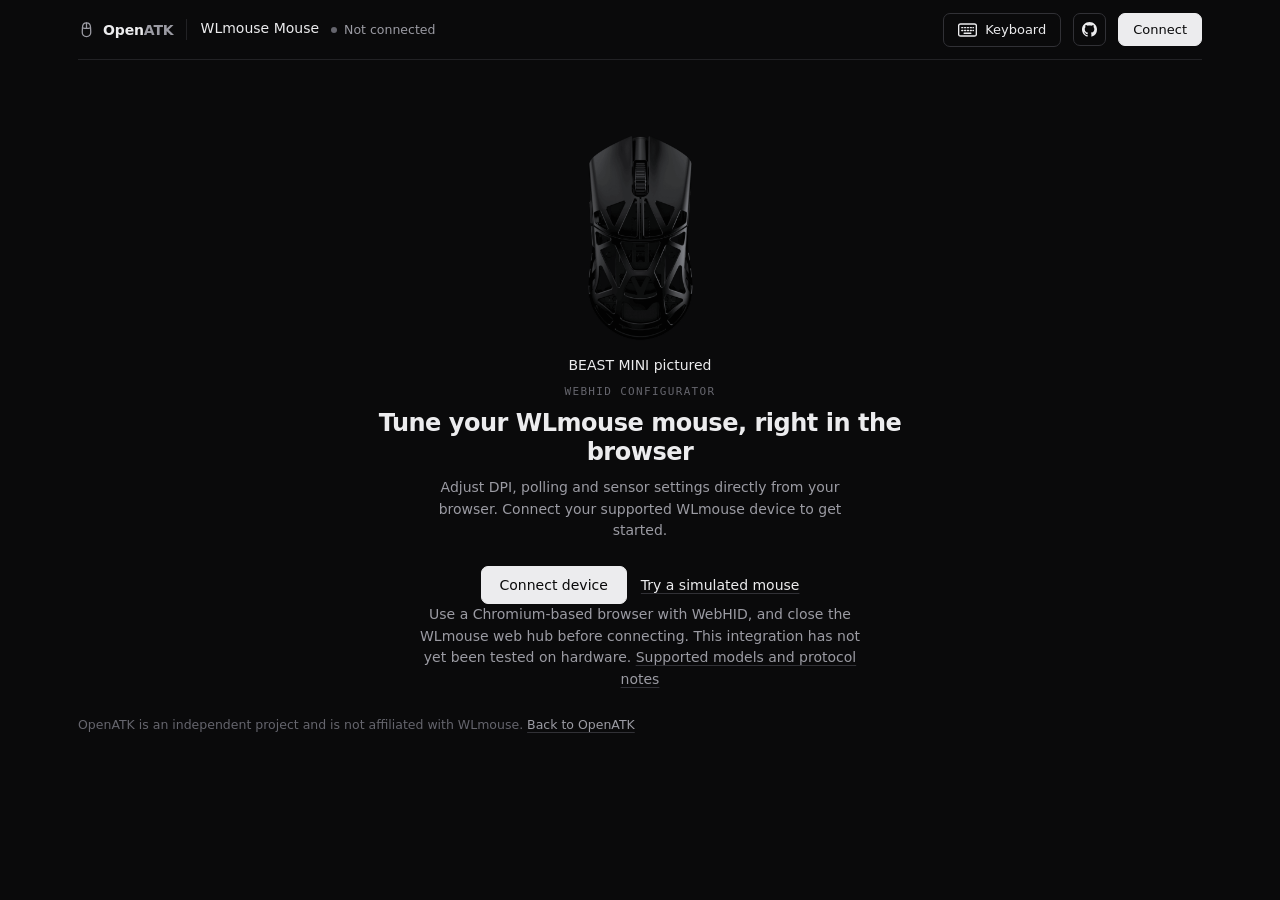
<file: wlmouse/index.html>
<!doctype html>
<html lang="en">
  <head>
    <meta charset="utf-8" />
    <meta name="viewport" content="width=device-width,initial-scale=1" />
    <meta
      http-equiv="Content-Security-Policy"
      content="default-src 'none'; script-src 'self' 'unsafe-inline'; style-src 'self' 'unsafe-inline' https://fonts.googleapis.com; font-src https://fonts.gstatic.com; img-src 'self' data:; connect-src 'none'; base-uri 'none'; form-action 'none'"
    />
    <title>WLmouse Control · OpenATK</title>
    <link
      href="https://fonts.googleapis.com/css2?family=Inter:wght@400;500;600;700&family=IBM+Plex+Mono:wght@400;500&family=Space+Grotesk:wght@500;600;700&display=swap"
      rel="stylesheet"
    />
    <script>
      if (/^(1|dongle)$/.test(new URLSearchParams(location.search).get("demo")) || navigator.hid)
        document.documentElement.classList.add("wl-starting");
      try {
        const t = localStorage.getItem("openatk.theme");
        if (t)
          document.documentElement.dataset.theme = t
            .replace(/[^a-z]/g, "")
            .slice(0, 12);
      } catch {}
      addEventListener("storage", (e) => {
        if (e.key === "openatk.theme")
          document.documentElement.dataset.theme = String(e.newValue || "")
            .replace(/[^a-z]/g, "")
            .slice(0, 12);
      });
      addEventListener("message", (e) => {
        if (
          e.source === parent &&
          e.origin === location.origin &&
          e.data?.type === "openatk-theme"
        )
          document.documentElement.dataset.theme = String(e.data.theme)
            .replace(/[^a-z]/g, "")
            .slice(0, 12);
      });
      addEventListener("keydown", (e) => {
        if ((e.ctrlKey || e.metaKey) && e.key === "k" && parent !== window) {
          e.preventDefault();
          parent.postMessage({ type: "openatk-palette" }, location.origin);
        }
      });
    </script>
    <link rel="stylesheet" href="../ui.css">
<style>
html.wl-starting #hero,html.wl-starting #app{display:none!important}
.startup-status{display:none;margin:56px auto 0;max-width:760px;padding:32px;text-align:center;color:var(--dim)}
html.wl-starting .startup-status{display:block}
.demo-link{margin-left:14px}
.hero .muted{margin:6px 0 10px}
.head-actions,.controls,.toolbar{display:flex;align-items:center;gap:9px;flex-wrap:wrap}
.head-actions{margin-left:auto}
.controls{flex:0 1 auto!important}
.stage{display:grid;grid-template-columns:30px minmax(65px,1fr) minmax(65px,1fr) 42px;gap:10px;align-items:end;padding:10px 0;border-bottom:1px solid var(--line)}
.stage label{color:var(--dim);font-size:12px}
.stage .num{width:100%;margin-top:4px}
.stage input[type=radio]{margin-bottom:10px}
.advanced .erow{margin:14px 0}
.device-identity{padding-bottom:8px}
.device-identity .t{font:600 14px var(--sans)}
.device-identity .d{font-size:12px;color:var(--dim);overflow-wrap:anywhere}
.item>p{margin-bottom:12px}
.details-row{padding:7px 0;border-bottom:1px solid var(--line);display:flex;align-items:center;justify-content:space-between;gap:18px}
.details-row:last-child{border:0}
.details-row .t,.details-row .controls{font:400 12.5px var(--mono)}
.details-row .d{display:none}
.footer{margin-top:22px}
@media(max-width:820px){.stage{gap:8px}.device-identity{flex-basis:100%}}
</style>
  </head>
  <body>
    <div class="wrap">
      <header>
  <a class="brand" href="../index.html" aria-label="OpenATK">
    <span class="mark"><svg viewBox="0 0 24 24" width="20" height="20" fill="none" stroke="currentColor" style="color:var(--acc)" stroke-width="1.8" aria-hidden="true"><path d="M12 2.5c3.7 0 5.6 2.6 5.7 6.6l.3 6.4c.2 4.1-2.3 6.5-6 6.5s-6.2-2.4-6-6.5l.3-6.4C6.4 5.1 8.3 2.5 12 2.5Z"/><path d="M12 2.8v6.4M6.5 9.6c3.6 1 7.4 1 11 0" stroke-linecap="round"/></svg></span>
    <b>Open<span>ATK</span></b>
  </a>
  <div class="devhead" style="flex:1;min-width:0">
    <h1 id="headerName">WLmouse Mouse</h1>
    <div class="status off" id="status">Not connected</div>
  </div>
  <a class="btn ghost lead" href="../keyboard/index.html" title="ATK keyboard configurator"
     style="display:inline-flex;align-items:center;gap:8px"><svg viewBox="0 0 20 14" width="19" height="14" fill="none" stroke="currentColor" stroke-width="1.5" aria-hidden="true"><rect x=".65" y=".65" width="18.7" height="12.7" rx="2"/><path d="M4 4.5h1M7 4.5h1M10 4.5h1M13 4.5h1M15.8 4.5h.4M4 7.5h1M7 7.5h1M10 7.5h1M13 7.5h1M15.8 7.5h.4M6.5 10.5h7" stroke-linecap="round"/></svg><span class="lbl">Keyboard</span></a>
  <a class="btn ghost icon" href="https://github.com/SunnybeeXD/OpenATK"
     target="_blank" rel="noopener noreferrer"
     aria-label="Source on GitHub" title="Source on GitHub"><svg viewBox="0 0 16 16" width="17" height="17" fill="currentColor" aria-hidden="true"><path d="M8 0C3.58 0 0 3.58 0 8c0 3.54 2.29 6.53 5.47 7.59.4.07.55-.17.55-.38 0-.19-.01-.82-.01-1.49-2.01.37-2.53-.49-2.69-.94-.09-.23-.48-.94-.82-1.13-.28-.15-.68-.52-.01-.53.63-.01 1.08.58 1.23.82.72 1.21 1.87.87 2.33.66.07-.52.28-.87.51-1.07-1.78-.2-3.64-.89-3.64-3.95 0-.87.31-1.59.82-2.15-.08-.2-.36-1.02.08-2.12 0 0 .67-.21 2.2.82.64-.18 1.32-.27 2-.27.68 0 1.36.09 2 .27 1.53-1.04 2.2-.82 2.2-.82.44 1.1.16 1.92.08 2.12.51.56.82 1.27.82 2.15 0 3.07-1.87 3.75-3.65 3.95.29.25.54.73.54 1.48 0 1.07-.01 1.93-.01 2.2 0 .21.15.46.55.38A8.012 8.012 0 0 0 16 8c0-4.42-3.58-8-8-8Z"/></svg></a>
  <div class="head-actions"><button class="btn ghost" id="refresh" hidden>Refresh</button><button class="btn ghost" id="disconnect" hidden>Disconnect</button><button class="btn" id="connectTop">Connect</button></div>
</header>
      <div
        id="notice"
        class="notice"
        role="status"
        aria-live="polite"
        hidden
      ></div>
      <div id="demoBar" class="demobar" role="status" hidden><span><b>Demo mode.</b> This is a simulated mouse. Nothing is sent to hardware and nothing is saved.</span><a href="?">Exit demo</a></div>
<div id="startupStatus" class="startup-status" role="status" aria-live="polite">Checking for your WLmouse…</div>
<section id="hero" class="hero">
        <img
          src="../assets/wlmouse/beast-mini.png"
          alt=""
          style="height:210px;max-width:100%;object-fit:contain"
        />
        <div class="muted">BEAST MINI pictured</div>
        <div class="kicker">WebHID configurator</div>
        <h2>Tune your WLmouse mouse, right in the browser</h2>
        <p>
          Adjust DPI, polling and sensor settings directly from your browser.
          Connect your supported WLmouse device to get started.
        </p>
        <button class="btn" id="connect">Connect device</button
        ><a class="demo-link" href="?demo=1">Try a simulated mouse</a>
        <p class="hint">
          Use a Chromium-based browser with WebHID, and close the WLmouse web
          hub before connecting. This integration has not yet been tested on
          hardware.
          <a href="../docs/wlmouse-protocol.md"
            >Supported models and protocol notes</a
          >
        </p>
      </section>
      <div id="app" hidden>
        <aside>
<div class="devcard">
<div class="art" id="devArt"><img src="../assets/wlmouse/beast-mini.png" alt="WLmouse"></div>
<div class="device-identity"><div class="t" id="deviceName">WLmouse</div><div class="d" id="deviceInfo"></div></div>
<div class="gauges"><div class="ring"><svg viewBox="0 0 96 96" aria-hidden="true"><circle class="trk" cx="48" cy="48" r="38"/><circle id="sBattBar" cx="48" cy="48" r="38"/></svg><div class="mid"><div><div class="v batt-row" id="battery">—</div><div class="k">BATTERY</div></div></div></div>
<div class="minis"><div class="mini"><div class="k">Sensitivity</div><div class="v" id="activeDpi">—</div></div><div class="mini"><div class="k">Polling</div><div class="v" id="pollStat">—</div></div></div></div></div>
          <nav class="tabs" role="tablist" aria-label="Settings"><button role="tab" data-tab="basics" aria-pressed="true" aria-selected="true"><svg viewBox="0 0 24 24" width="18" height="18" fill="none" stroke="currentColor" stroke-width="2" stroke-linecap="round" aria-hidden="true"><path d="M4 7h10M18 7h2M4 17h4M12 17h8"/><circle cx="16" cy="7" r="2"/><circle cx="10" cy="17" r="2"/></svg>Basics</button><button role="tab" data-tab="tracking" aria-pressed="false" aria-selected="false"><svg viewBox="0 0 24 24" width="18" height="18" fill="none" stroke="currentColor" stroke-width="2" stroke-linecap="round" aria-hidden="true"><circle cx="12" cy="12" r="8"/><circle cx="12" cy="12" r="3"/><path d="M12 2v3M12 19v3M2 12h3M19 12h3"/></svg>Tracking</button><button role="tab" data-tab="buttons" aria-pressed="false" aria-selected="false"><svg viewBox="0 0 24 24" width="18" height="18" fill="none" stroke="currentColor" stroke-width="2" stroke-linecap="round" aria-hidden="true"><path d="M12 2.5c3.7 0 5.6 2.6 5.7 6.6l.3 6.4c.2 4.1-2.3 6.5-6 6.5s-6.2-2.4-6-6.5l.3-6.4C6.4 5.1 8.3 2.5 12 2.5Z"/><path d="M12 2.8v6.4M6.5 9.6c3.6 1 7.4 1 11 0" stroke-linecap="round"/></svg>Buttons</button><button role="tab" data-tab="device" aria-pressed="false" aria-selected="false"><svg viewBox="0 0 24 24" width="18" height="18" fill="none" stroke="currentColor" stroke-width="2" stroke-linecap="round" aria-hidden="true"><rect x="7" y="7" width="10" height="10" rx="2"/><path d="M10 3v4M14 3v4M10 17v4M14 17v4M3 10h4M3 14h4M17 10h4M17 14h4"/></svg>Device</button></nav>
        </aside>
        <main>
          <section class="panel" id="basics" role="tabpanel">
            <div class="phead"><div>
              <h2>Basics</h2>
              <p>Make the mouse feel right for you.</p>
            </div></div>
            <div class="item">
              <h3>Sensitivity</h3><div id="dpiPresets" class="seg" aria-label="Sensitivity"></div><details class="advanced"><summary>DPI stages and custom sensitivity</summary>
              <p>
                Set each stage’s X and Y sensitivity and color. Select the
                active stage with the radio button.
              </p>
              <div class="erow">
                <label for="stageCount">Number of stages</label
                ><select class="sel" id="stageCount"></select>
              </div>
              <div id="stages" class="stages"></div>
              <div class="toolbar" style="margin-top: 14px">
                <button class="btn" id="saveDpi">Apply DPI stages</button>
              </div></details>
            </div>
            <div>
              <h3 hidden>Performance</h3>
              <p>

              </p>
              <div id="performance"></div>
            </div>
          </section>
          <section class="panel" id="tracking" role="tabpanel" hidden>
            <div class="phead"><div>
              <h2>Tracking</h2>
              <p>Fine-tune sensor and power behavior.</p>
            </div></div>
            <div>
              <h3 hidden>Sensor &amp; response</h3>
              <p></p>
              <div id="trackingControls"></div>
            </div>
          </section>
          <section class="panel" id="buttons" role="tabpanel" hidden>
            <div class="phead"><div>
              <h2>Buttons</h2>
              <p>Choose what each button does.</p>
            </div></div>
            <div class="item" id="buttonControls">
              <p>Button mapping is unavailable for this device.</p>
            </div>
          </section>
          <section class="panel" id="device" role="tabpanel" hidden>
            <div class="phead"><div>
              <h2>Device</h2>
              <p>Connection details and diagnostics.</p>
            </div></div>
            <div class="item">
              <h3>About this connection</h3>
              <div id="details"></div>
              <p>
                Hardware support is based on the public WLmouse configurator and
                has not yet been tested on physical devices.
                <a href="../docs/wlmouse-protocol.md"
                  >View supported models and protocol notes</a
                >.
              </p>
              <button class="btn ghost" id="refreshDetails">
                Refresh from device
              </button>
            </div>
            <div class="item">
              <h3>Activity</h3>
              <p>Recent operations in this session.</p>
              <div id="log" class="log" aria-live="polite">Ready.</div>
            </div>
          </section>
        </main>
      </div>
      <footer class="footer">
        OpenATK is an independent project and is not affiliated with WLmouse.
        <a href="../">Back to OpenATK</a>
      </footer>
    </div>
    <script src="protocol.js"></script>
    <script src="buttons.js"></script>
    <script>
      "use strict";
      const $ = (s) => document.querySelector(s),
        esc = (s) =>
          String(s).replace(
            /[&<>"']/g,
            (c) =>
              ({
                "&": "&amp;",
                "<": "&lt;",
                ">": "&gt;",
                '"': "&quot;",
                "'": "&#39;",
              })[c],
          );
      let driver = null,
        device = null,
        model = null,
        state = null,
        busy = false,
        buttons = [];
      const qs = new URLSearchParams(location.search);
      const demo = /^(1|dongle)$/.test(qs.get("demo")) ? qs.get("demo") : null;
      if (qs.get("embed") === "1") document.body.classList.add("embed");
      const rates = {
        8: 125,
        4: 250,
        2: 500,
        1: 1000,
        32: 2000,
        64: 4000,
        128: 8000,
      };
      function log(s) {
        $("#log").textContent =
          new Date().toLocaleTimeString() +
          "  " +
          s +
          "\n" +
          ($("#log").textContent === "Ready." ? "" : $("#log").textContent);
      }
      function notice(s, error = false) {
        const n = $("#notice");
        n.hidden = !s;
        n.textContent = s;
        n.classList.toggle("error", error);
      }
      function lock(on) {
        busy = on;
        document.querySelectorAll("button,input,select").forEach((e) => {
          if (on) {
            e.dataset.wasDisabled = e.disabled ? "1" : "0";
            e.disabled = true;
          } else if (e.dataset.wasDisabled !== undefined) {
            e.disabled = e.dataset.wasDisabled === "1";
            delete e.dataset.wasDisabled;
          }
        });
      }
      async function operation(label, fn) {
        if (busy) return;
        lock(true);
        try {
          await fn();
          log(label + " completed.");
          if (!demo) notice("");
        } catch (e) {
          console.error(e);
          log(label + " failed: " + e.message);
          notice(
            label +
              " failed: " +
              e.message +
              (driver
                ? " Settings may have changed; refresh from device."
                : ""),
            true,
          );
          if (driver)
            try {
              state = await driver.readState();
              try {
                buttons = await driver.getButtons();
              } catch {}
              render();
            } catch (readError) {
              log("Refresh failed: " + readError.message);
            }
        } finally {
          lock(false);
        }
      }
      function options(values, current, format = (v) => v) {
        return values
          .map(
            (v) =>
              `<option value="${esc(v)}" ${String(v) === String(current) ? "selected" : ""}>${esc(format(v))}</option>`,
          )
          .join("");
      }
      function row(label, description, control) {
        return `<div class="item row"><div><div class="t">${esc(label)}</div><div class="d">${esc(description)}</div></div><div class="controls">${control}</div></div>`;
      }
      function rgb(c) {
        return "#" + c.map((x) => x.toString(16).padStart(2, "0")).join("");
      }
      function renderDpi() {
        const count = Number($("#stageCount").value) || state.dpi.stages.length;
        const existing = [...document.querySelectorAll(".stage")].map((el) => ({
          x: +el.querySelector(".dx").value,
          y: +el.querySelector(".dy").value,
          color: el.querySelector(".color").value,
          active: el.querySelector("input[type=radio]").checked,
        }));
        $("#stages").innerHTML = Array.from({ length: count }, (_, i) => {
          const s =
            existing[i] ||
            state.dpi.stages[i] ||
            state.dpi.stages[state.dpi.stages.length - 1];
          const color = Array.isArray(s.color) ? rgb(s.color) : s.color;
          return `<div class="stage"><label title="Active stage"><input type="radio" name="activeStage" value="${i + 1}" aria-label="Use stage ${i + 1}" ${(existing.length ? !!s.active : i + 1 === state.dpi.active) ? "checked" : ""}></label><label>Stage ${i + 1} · X<input class="dx num" aria-label="Stage ${i + 1} X DPI" type="number" min="50" max="${model.dpiMax}" step="${model.dpiStep}" value="${s.x}"></label><label>Y<input class="dy num" aria-label="Stage ${i + 1} Y DPI" type="number" min="50" max="${model.dpiMax}" step="${model.dpiStep}" value="${s.y}"></label><label>Color<input class="color" aria-label="Stage ${i + 1} color" type="color" value="${color}"></label></div>`;
        }).join("");
        if (!document.querySelector("[name=activeStage]:checked"))
          document.querySelector("[name=activeStage]").checked = true;
      }
      function render() {
        if (!state) return;
        $("#deviceName").textContent = model.name;
$("#headerName").textContent = "WLmouse " + model.name;
$("#sBattBar").style.strokeDashoffset = 238.76 * (1-Math.min(100,state.battery.percent)/100);
        $("#deviceInfo").textContent = demo
          ? "Simulated device"
          : device.productName || "WLmouse device";
        $("#battery").textContent =
          state.battery.percent <= 100
            ? state.battery.percent +
              "%" +
              (state.battery.charging ? " ⚡" : "")
            : "—";
        const active = state.dpi.stages[state.dpi.active - 1];
        $("#activeDpi").textContent = active
          ? active.x + (active.y !== active.x ? " / " + active.y : "")
          : "—";
        $("#pollStat").textContent = rates[state.polling]
          ? rates[state.polling] + " Hz"
          : "—";
        $("#stageCount").innerHTML = options(
          Array.from({ length: model.dpiStages }, (_, i) => i + 1),
          state.dpi.stages.length,
        );
        $("#stages").innerHTML = "";
        renderDpi();
        $('#dpiPresets').innerHTML = state.dpi.stages.map((s,i)=>`<button type="button" data-stage="${i+1}" aria-pressed="${state.dpi.active===i+1}">${s.x.toLocaleString()} DPI</button>`).join('');
        const allowed =
          device.productId === model.wired
            ? model.pollingWired
            : device.productId === model.wireless
              ? [125, 250, 500, 1000]
              : model.pollingWireless;
        const codes = Object.keys(rates)
          .map(Number)
          .filter((k) => allowed.includes(rates[k]))
          .sort((x, y) => rates[x] - rates[y]);
        $("#performance").innerHTML =
          row(
            "Polling rate",
            "Higher rates send more reports per second.",
            `<select class="sel" id="polling" aria-label="Polling rate">${options(codes, state.polling, (v) => rates[v] + " Hz")}</select>`,
          ) +
          row(
            "Lift-off distance",
            "Height at which tracking stops.",
            `<select class="sel" id="lod" aria-label="Lift-off distance">${options(model.lod, state.lod.distance, (v) => v + " mm")}</select>`,
          ) +
          row(
            "Profile",
            "Select a profile stored on the device.",
            `<select class="sel" id="profile" aria-label="Profile number">${options([1, 2, 3], state.profile, (v) => "Profile " + v)}</select><button id="setProfile" class="btn ghost">Switch</button>`,
          );
        const toggles = [
          [
            "xy",
            "Separate X / Y",
            "Use independent sensitivity for each axis.",
            "setXY",
          ],
          [
            "angleSnap",
            "Angle snapping",
            "Smooth movement into straight lines.",
            "setAngleSnap",
          ],
          [
            "motionSync",
            "Motion sync",
            "Synchronize sensor data with reports.",
            "setMotionSync",
          ],
          [
            "ripple",
            "Ripple control",
            "Sensor smoothing setting.",
            "setRipple",
          ],
          ["tracking", "Tracking", "Sensor tracking setting.", "setTracking"],
          [
            "hyper",
            "High-speed mode",
            "Enables high-speed sensor operation.",
            "setHyper",
          ],
        ];
        $("#trackingControls").innerHTML =
          toggles
            .map(([k, l, d]) =>
              row(
                l,
                d,
                `<input class="sw" type="checkbox" data-setting="${k}" aria-label="${l}" ${state[k] ? "checked" : ""} ${k === "tracking" && !state.hyper ? "disabled" : ""}>`,
              ),
            )
            .join("") +
          row(
            "Angle tuning",
            "Adjust sensor angle from −30° to 30°.",
            `<input class="num" id="angleTune" aria-label="Angle tuning in degrees" type="number" min="-30" max="30" value="${state.angleTune}"><button class="btn ghost" id="setAngleTune">Apply</button>`,
          ) +
          row(
            "Debounce",
            "Click debounce time in milliseconds.",
            `<input class="num" id="debounce" aria-label="Debounce time in milliseconds" type="number" min="0" max="15" value="${state.debounce}"><button class="btn ghost" id="setDebounce">Apply</button>`,
          ) +
          row(
            "Sleep",
            "60–1800 seconds in 60-second steps; 65535 disables sleep.",
            `<input class="num" id="sleep" aria-label="Sleep timeout in seconds" type="number" min="60" max="65535" value="${state.sleep}"><button class="btn ghost" id="setSleep">Apply</button>`,
          );
        $("#details").innerHTML =
          row("Model", "Selected model", esc(model.name)) +
          row(
            "Connection",
            "USB vendor and product ID",
            `${device.vendorId.toString(16).padStart(4, "0")}:${device.productId.toString(16).padStart(4, "0")}`,
          ) +
          row(
            "Firmware",
            "Version reported by the device",
            esc(state.firmware),
          ) +
          row(
            "Battery",
            state.battery.charging ? "Charging" : "Device reported",
            esc(
              state.battery.percent <= 100
                ? state.battery.percent + "%"
                : "Unavailable",
            ),
          );
        $('#details').querySelectorAll('.item.row').forEach(el=>{el.className='details-row'});
        for(const id of ['polling','lod','profile']){
          const select=$('#'+id);select.hidden=true;
          const seg=document.createElement('div');seg.className='seg';seg.setAttribute('aria-label',select.getAttribute('aria-label'));
          seg.innerHTML=Array.from(select.options).map(o=>`<button type="button" data-control="${id}" data-value="${o.value}" aria-pressed="${o.selected}">${o.textContent}</button>`).join('');
          const item=select.closest('.item');item.classList.remove('row');item.append(seg);
          if(id==='profile')$('#setProfile').hidden=true;
        }
        renderButtons();
      }
      const assignments = [
        ["1:1", "Left click"],
        ["1:2", "Right click"],
        ["1:3", "Middle click"],
        ["1:4", "Back"],
        ["1:5", "Forward"],
        ["1:16", "Wheel up"],
        ["1:17", "Wheel down"],
        ["7:1", "DPI up"],
        ["7:2", "DPI down"],
        ["7:6", "Cycle DPI"],
        ["8:3", "Cycle profile"],
        ["13:3", "Cycle polling"],
        ["14:3", "Cycle lift-off distance"],
        ["0:", "Disabled"],
      ];
      function renderButtons() {
        if (!buttons.length) {
          $("#buttonControls").innerHTML =
            "<p>Button mappings have not been read. Refresh to try again.</p>";
          return;
        }
        $("#buttonControls").innerHTML =
          "<h3>Button assignments</h3><p>Changes apply to the active profile. At least one button must remain assigned to left click.</p>" +
          buttons
            .map((b) => {
              let value = b.type + ":" + b.data.join(",");
              let opts = assignments
                .map(
                  ([v, l]) =>
                    `<option value="${v}" ${v === value ? "selected" : ""}>${l}</option>`,
                )
                .join("");
              if (!assignments.some(([v]) => v === value))
                opts =
                  `<option value="${esc(value)}" selected>Current assignment (type ${b.type})</option>` +
                  opts;
              return row(
                ["", "Left", "Right", "Middle", "Back", "Forward"][b.id],
                `Physical button ${b.id}`,
                `<select class="sel" data-button="${b.id}" aria-label="${["", "Left", "Right", "Middle", "Back", "Forward"][b.id]} button assignment">${opts}</select>`,
              );
            })
            .join("");
      }
      async function load() {
        state = await driver.readState();
        try {
          buttons = await driver.getButtons();
        } catch (e) {
          buttons = [];
          log("Button read failed: " + e.message);
        }
        render();
      }
      async function connectDevice(d, m) {
        device = d;
        model = m;
        driver = new WLM.Driver(device, model, demo ? { delay: 0 } : {});
        try {
          await driver.init();
          await load();
        } catch (e) {
          try {
            if (d.opened) await d.close();
          } catch {}
          driver = device = model = state = null;
          buttons = [];
          throw e;
        }
        $("#hero").hidden = true;
        $("#app").hidden = false;
        $("#refresh").hidden = false;
        $("#disconnect").hidden = false;
        $("#status").classList.remove("off");
        $("#status").textContent = demo ? "Demo connected" : "Connected";
        $('#demoBar').hidden=!demo;
        $('#connectTop').hidden=true;
      }
      function selectModel(matches) {
        return new Promise((resolve) => {
          const dialog = document.createElement("dialog");
          dialog.style.cssText =
            "color:var(--ink);background:var(--card);border:1px solid var(--line);border-radius:16px;padding:24px;max-width:440px";
          dialog.innerHTML =
            '<h2 style="font-family:var(--disp);margin-top:0">Choose your model</h2><p style="color:var(--dim)">This USB ID is shared by multiple models. Select the mouse connected to this receiver so the correct limits are used.</p><label for="modelChoice">WLmouse model</label><br><select class="sel" id="modelChoice" style="width:100%;margin:8px 0 20px"><option value="">Choose a model</option>' +
            matches
              .map((m, i) => `<option value="${i}">${esc(m.name)}</option>`)
              .join("") +
            '</select><div class="toolbar"><button class="btn" id="chooseModel">Continue</button><button class="btn ghost" id="cancelModel">Cancel</button></div>';
          document.body.append(dialog);
          dialog.showModal();
          dialog.querySelector("#chooseModel").onclick = () => {
            let v = dialog.querySelector("select").value;
            if (v === "") return;
            dialog.close();
            dialog.remove();
            resolve(matches[+v]);
          };
          dialog.querySelector("#cancelModel").onclick = () => {
            dialog.close();
            dialog.remove();
            resolve(null);
          };
          dialog.oncancel = () => {
            dialog.remove();
            resolve(null);
          };
        });
      }
      async function connectSelected(selected) {
        if (!selected.length) return;
        const commands = selected.filter(WLM.isCommandDevice);
        if (commands.length > 1)
          throw new Error("Select a single WLmouse command interface.");
        let command = commands[0];
        if (!command) {
          const identities = [
            ...new Set(selected.map((d) => d.vendorId + ":" + d.productId)),
          ];
          if (identities.length !== 1)
            throw new Error(
              "Select one WLmouse device and its command interface.",
            );
          const siblings = (await navigator.hid.getDevices()).filter(
            (d) =>
              d.vendorId === selected[0].vendorId &&
              d.productId === selected[0].productId &&
              WLM.isCommandDevice(d),
          );
          if (siblings.length !== 1)
            throw new Error(
              "Could not identify a unique authorized 64-byte command interface. Select the WLmouse command interface.",
            );
          command = siblings[0];
        }
        const matches = WLM.modelsForDevice(command);
        if (!matches.length) throw new Error("Unsupported device");
        const m =
          matches.length === 1 ? matches[0] : await selectModel(matches);
        if (m) await connectDevice(command, m);
      }
      $("#connect").onclick = () =>
        operation("Connect", async () => {
          if (demo === "1" || demo === "dongle") {
            await connectDevice(
              new DemoDevice(demo === "dongle"),
              WLM.models.find((m) => m.name === "BEAST MINI"),
            );
            return;
          }
          if (!navigator.hid)
            throw new Error(
              "WebHID is unavailable. Use a supported Chromium-based browser in a secure context.",
            );
          const selected = await navigator.hid.requestDevice({
            filters: WLM.filters,
          });
          await connectSelected(selected);
        });
      $("#disconnect").onclick = () =>
        operation("Disconnect", async () => {
          if (device?.opened) await device.close();
          driver = device = model = state = null;
          buttons = [];
          $("#hero").hidden = false;
          $("#app").hidden = true;
          $("#refresh").hidden = true;
          $("#disconnect").hidden = true;
          $("#status").classList.add("off");
          $("#status").textContent = "Not connected";
$("#demoBar").hidden=true;$("#connectTop").hidden=false;
          notice("");
        });
      for (const id of ["refresh", "refreshDetails"])
        $("#" + id).onclick = () => operation("Refresh", load);
      document.querySelectorAll("[data-tab]").forEach(
        (b) =>
          (b.onclick = () => {
            document
              .querySelectorAll("[data-tab]")
              .forEach((x) => (x.setAttribute("aria-selected", String(x === b)),x.setAttribute("aria-pressed",String(x===b))));
            document
              .querySelectorAll(".panel")
              .forEach((p) => (p.hidden = p.id !== b.dataset.tab));
          }),
      );
      $("#stageCount").onchange = renderDpi;
      $("#saveDpi").onclick = () =>
        operation("Apply DPI", async () => {
          const stages = [...document.querySelectorAll(".stage")].map((el) => ({
            x: +el.querySelector(".dx").value,
            y: +el.querySelector(".dy").value,
            color: el
              .querySelector(".color")
              .value.match(/[a-f\d]{2}/gi)
              .map((x) => parseInt(x, 16)),
          }));
          const active = +document.querySelector("[name=activeStage]:checked")
            .value;
          state.dpi = await driver.setDPI({ stages, active });
          render();
        });
      $("#performance").onchange = (e) => {
        if (e.target.id === "polling")
          operation("Set polling rate", async () => {
            state.polling = await driver.setPolling(+e.target.value);
            render();
          });
        if (e.target.id === "lod")
          operation("Set lift-off distance", async () => {
            state.lod = await driver.setLOD(+e.target.value, state.lod.mode);
            render();
          });
      };
      $('#connectTop').onclick=()=>$('#connect').click();
      $('#dpiPresets').onclick=e=>{if(e.target.dataset.stage)operation('Select DPI stage',async()=>{state.dpi=await driver.setDPI({...state.dpi,active:+e.target.dataset.stage});render()})};
      $("#performance").onclick = (e) => {
        if(e.target.dataset.control){const select=$('#'+e.target.dataset.control);select.value=e.target.dataset.value;if(select.id==='profile')$('#setProfile').click();else select.dispatchEvent(new Event('change',{bubbles:true}));return;}
        if (e.target.id === "setProfile")
          operation("Switch profile", async () => {
            await driver.setProfile(+$("#profile").value);
            await load();
          });
      };
      $("#trackingControls").onchange = (e) => {
        const k = e.target.dataset.setting;
        if (k) {
          const method = {
            xy: "setXY",
            angleSnap: "setAngleSnap",
            motionSync: "setMotionSync",
            ripple: "setRipple",
            tracking: "setTracking",
            hyper: "setHyper",
          }[k];
          operation("Set " + k, async () => {
            state[k] = !!(await driver[method](e.target.checked));
            if (k === "hyper" && !state[k]) state.tracking = false;
            render();
          });
        }
      };
      $("#trackingControls").onclick = (e) => {
        if (e.target.id === "setAngleTune")
          operation("Set angle tuning", async () => {
            await driver.setAngleTune(+$("#angleTune").value);
            state.angleTune = +$("#angleTune").value;
            render();
          });
        if (e.target.id === "setDebounce")
          operation("Set debounce", async () => {
            state.debounce = await driver.setDebounce(+$("#debounce").value);
            render();
          });
        if (e.target.id === "setSleep")
          operation("Set sleep timeout", async () => {
            state.sleep = await driver.setSleep(+$("#sleep").value);
            render();
          });
      };
      $("#buttonControls").onchange = (e) => {
        if (!e.target.dataset.button) return;
        const [type, data] = e.target.value.split(":");
        operation("Set button", async () => {
          await driver.setButton(
            +e.target.dataset.button,
            +type,
            data ? data.split(",").map(Number) : [],
          );
          buttons = await driver.getButtons();
          renderButtons();
        });
      };
      // The demo emulates the 64-byte feature reports consumed by the real driver.
      class DemoDevice {
        constructor(dongle) {
          this.vendorId = 0x36a7;
          this.productId = dongle
            ? WLM.models.find((m) => m.name === "BEAST MINI").receiver
            : WLM.models.find((m) => m.name === "BEAST MINI").wired;
          this.productName = dongle
            ? "Simulated receiver"
            : "Simulated USB mouse";
          this.collections = [
            {
              featureReports: [
                { reportId: 0, items: [{ reportSize: 8, reportCount: 64 }] },
              ],
            },
          ];
          this.opened = false;
          this.p = 1;
          this.dpi = {
            active: 2,
            stages: [
              { x: 400, y: 400, color: [255, 75, 75] },
              { x: 800, y: 800, color: [61, 220, 132] },
              { x: 1600, y: 1600, color: [34, 211, 238] },
              { x: 3200, y: 3200, color: [167, 139, 250] },
            ],
          };
          this.values = {
            148: 0,
            128: 1,
            141: 0,
            132: 0,
            137: 1,
            138: 0,
            147: 1,
            139: 1,
          };
          this.lod = [1, 3];
          this.debounce = 4;
          this.sleep = 300;
          this.buttons = Array.from({ length: 5 }, (_, i) => ({
            type: 1,
            data: [i + 1],
          }));
          this.profiles = {};
          this.baseline = this.snapshot();
        }
        snapshot() {
          return structuredClone({
            dpi: this.dpi,
            values: this.values,
            lod: this.lod,
            debounce: this.debounce,
            sleep: this.sleep,
            buttons: this.buttons,
          });
        }
        async open() {
          this.opened = true;
        }
        async close() {
          this.opened = false;
        }
        async sendFeatureReport(id, out) {
          this.req = Uint8Array.from(out);
        }
        async receiveFeatureReport() {
          const q = this.req,
            c = q[4],
            o = q[5],
            p = Array.from(q.slice(6)),
            r = new Uint8Array(64);
          r[0] = 0xa1;
          r[6] = p[0];
          r[7] = p[1];
          r[4] = c;
          r[5] = o;
          const put = (i, a) => r.set(a, i);
          if (c === 0) {
            if (o === 0x85) r[6] = this.p;
            else if (o === 5) {
              this.profiles[this.p] = this.snapshot();
              this.p = p[0];
              Object.assign(
                this,
                structuredClone(this.profiles[this.p] || this.baseline),
              );
            } else if (o === 0x81) put(6, [1, 0, 0, 0]);
            else if (o === 0x83) put(6, [0, 82]);
            else if (o === 0x88) r[7] = this.debounce;
            else if (o === 8) this.debounce = p[1];
            else if (o === 0x87) put(7, [this.sleep >> 8, this.sleep & 255]);
            else if (o === 7) this.sleep = (p[1] << 8) | p[2];
          } else if (c === 1) {
            if (o === 0x81) {
              r[7] = this.dpi.stages.length;
              this.dpi.stages.forEach((s, i) =>
                put(8 + i * 4, [s.x >> 8, s.x & 255, s.y >> 8, s.y & 255]),
              );
            } else if (o === 1) {
              let count = p[1];
              this.dpi.stages = Array.from({ length: count }, (_, i) => ({
                x: (p[2 + i * 4] << 8) | p[3 + i * 4],
                y: (p[4 + i * 4] << 8) | p[5 + i * 4],
                color: this.dpi.stages[i]?.color || [255, 255, 255],
              }));
            } else if (o === 0x82) r[7] = this.dpi.active;
            else if (o === 2) this.dpi.active = p[1];
            else if (o === 0x88) put(7, this.lod);
            else if (o === 8) this.lod = [p[1], p[2]];
            else if (o >= 128) r[7] = this.values[o] || 0;
            else this.values[o + 128] = p[1];
          } else if (c === 2) {
            if (o === 0x81)
              this.dpi.stages.forEach((s, i) => put(7 + i * 3, s.color));
            else if (o === 1)
              this.dpi.stages.forEach(
                (s, i) => (s.color = p.slice(1 + i * 3, 4 + i * 3)),
              );
          } else if (c === 3) {
            const b = this.buttons[p[1] - 1];
            if (o === 128) {
              r[9] = b.type;
              r[10] = b.data.length;
              put(11, b.data);
            } else if (o === 0) {
              b.type = p[3];
              b.data = p.slice(5, 5 + p[4]);
            }
          }
          return new DataView(r.buffer);
        }
      }
      // Startup visibility is settled once, after authorized-device reads finish.
      function finishStartup() {
        document.documentElement.classList.remove("wl-starting");
      }
      async function start() {
        try {
          if (demo) {
            await operation("Start demo", async () => {
              const d = new DemoDevice(demo === "dongle");
              await connectDevice(d, WLM.models.find((m) => m.name === "BEAST MINI"));
            });
          } else if (navigator.hid) {
            await operation("Check connected devices", async () => {
              const id = (d) => d.vendorId.toString(16) + ":" + d.productId.toString(16);
              const all = (await navigator.hid.getDevices()).filter((d) =>
                WLM.filters.some((f) => f.vendorId === d.vendorId && f.productId === d.productId),
              );
              const cmd = all.filter(WLM.isCommandDevice);
              const pool = cmd.length ? cmd : all;
              const first = pool.find((d) => id(d) === qs.get("d")) ?? pool[0];
              if (first) await connectSelected([first]);
            });
          }
        } finally {
          finishStartup();
        }
      }
      start();
      if (!demo && navigator.hid)
        navigator.hid.addEventListener("disconnect", (e) => {
          if (e.device === device) {
            notice("Device disconnected. Reconnect to continue.", true);
            $("#status").classList.add("off");
            $("#status").textContent = "Disconnected";
            driver = null;
            $("#app").hidden = true;
            $("#hero").hidden = false;
            $("#refresh").hidden = true;
            $("#disconnect").hidden = true;
          }
        });
    </script>
  </body>
</html>
</file>
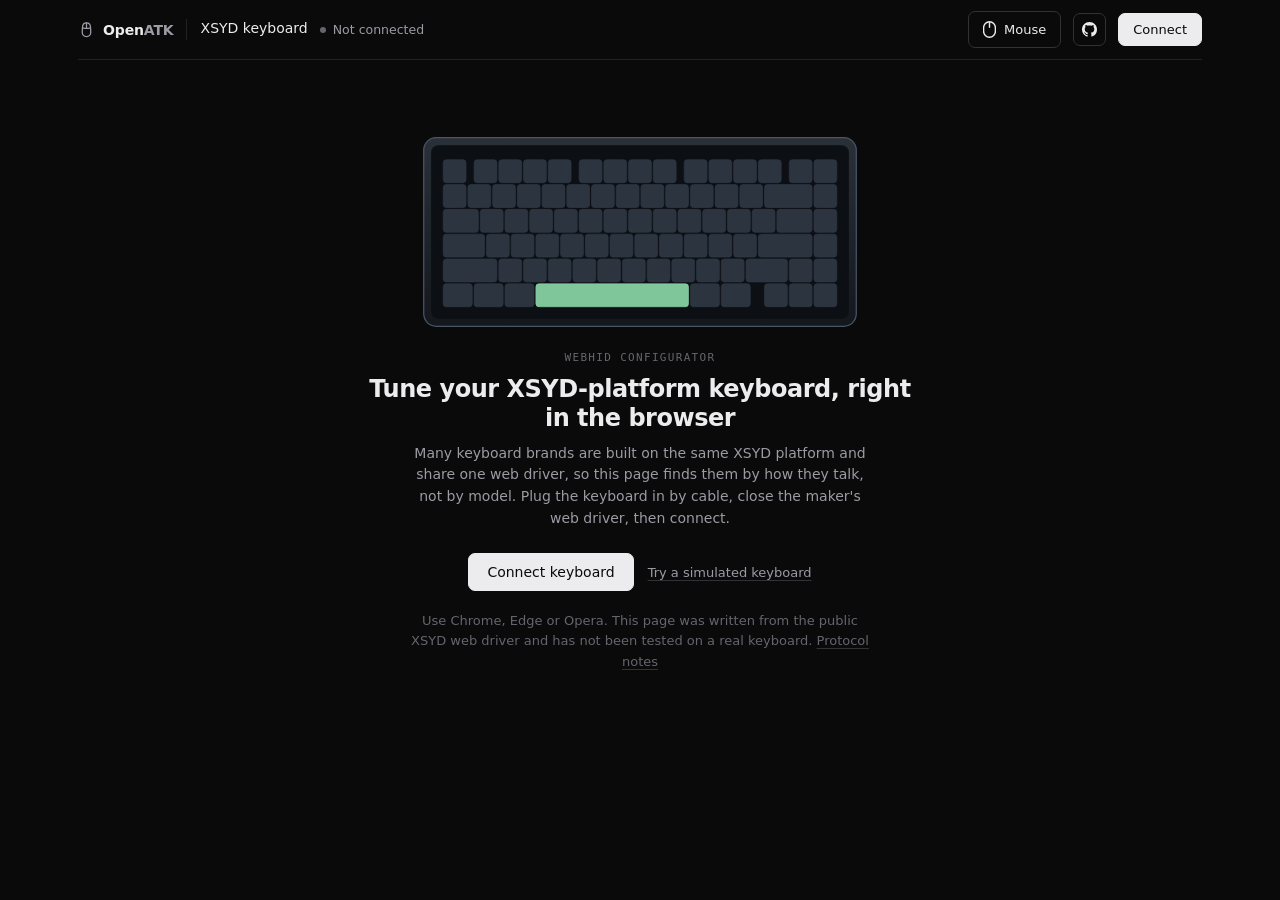
<file: xsyd/index.html>
<!DOCTYPE html>
<html lang="en">
<head>
<meta charset="utf-8">
<meta http-equiv="Content-Security-Policy" content="default-src 'none'; script-src 'self' 'unsafe-inline'; style-src 'self' 'unsafe-inline' https://fonts.googleapis.com; font-src https://fonts.gstatic.com; connect-src 'none'; base-uri 'none'; form-action 'none'; img-src 'self' data:">
<meta name="viewport" content="width=device-width,initial-scale=1">
<script>{const d=new URLSearchParams(location.search).get('demo');if((d!==null&&!['0','false','off','no'].includes(d.toLowerCase()))||navigator.hid)document.documentElement.classList.add('starting')}
try{const t=localStorage.getItem('openatk.theme');if(t)document.documentElement.dataset.theme=t.replace(/[^a-z]/g,'').slice(0,12)}catch{}
addEventListener('storage',e=>{if(e.key==='openatk.theme')document.documentElement.dataset.theme=String(e.newValue||'').replace(/[^a-z]/g,'').slice(0,12)});
addEventListener('message',e=>{if(e.source===parent&&e.origin===location.origin&&e.data&&e.data.type==='openatk-theme')document.documentElement.dataset.theme=String(e.data.theme).replace(/[^a-z]/g,'').slice(0,12)});
addEventListener('keydown',e=>{if((e.ctrlKey||e.metaKey)&&e.key==='k'&&parent!==window){e.preventDefault();parent.postMessage({type:'openatk-palette'},location.origin)}});</script>
<title>XSYD keyboard</title>
<link href="https://fonts.googleapis.com/css2?family=Inter:wght@400;500;600;700&family=IBM+Plex+Mono:wght@400;500&family=Space+Grotesk:wght@500;600;700&display=swap" rel="stylesheet">
<link rel="stylesheet" href="../ui.css">
<style>
html.starting #hero{display:none}
.startup{display:none;margin:56px auto 0;max-width:760px;text-align:center;color:var(--dim)}
html.starting .startup{display:block}
.hero .sub{margin:-6px 0 14px;font:400 11.5px var(--mono);color:var(--dimmer)}
.hero .demo{display:inline-block;margin-left:14px;color:var(--dim);font-size:13px}
.hero .hint{margin:20px auto 0;color:var(--dimmer);font-size:13px}
.head-actions{display:flex;align-items:center;gap:9px}
.ident .t{font:600 14px var(--sans);overflow-wrap:anywhere}
.ident .d{font-size:12px;color:var(--dim);overflow-wrap:anywhere}
.gate{display:flex;align-items:center;gap:10px;padding:10px 0;border-top:1px solid var(--line);font-size:13px;color:var(--ink)}
.gate span{flex:1}
.foot{line-height:1.5}
.gatenote{margin:0 0 16px}
.seg.wrap2{display:flex}
.gridbar{display:flex;flex-wrap:wrap;gap:8px;align-items:center;margin-top:14px}
.row2{display:flex;flex-wrap:wrap;align-items:center;gap:10px;margin-top:12px}
.row2 input[type=text]{width:240px}
.kmap{position:relative;margin:16px 0 6px;max-width:100%}
.kk{position:absolute;display:flex;align-items:center;justify-content:center;padding:0 2px;border:1px solid var(--line);border-radius:6px;background:var(--card);
  color:var(--ink);font:500 11.5px/1.2 var(--sans);text-align:center;overflow:hidden;cursor:pointer;transition:border-color .12s,color .12s,background-color .12s}
.kk:hover:not(:disabled){border-color:var(--dimmer)}
.kk[aria-pressed=true]{border-color:var(--acc);color:var(--ink);background:rgba(var(--acc-rgb),.14)}
.kk.dim{opacity:.5}
.kk:disabled{cursor:default;opacity:.4}
.kk span{overflow:hidden;text-overflow:ellipsis;white-space:nowrap;max-width:100%}
.picker{display:flex;flex-wrap:wrap;gap:4px;max-height:176px;overflow:auto;margin-top:12px;padding:8px;border:1px solid var(--line);border-radius:var(--r);background:var(--bg)}
.kc{padding:6px 9px;border:1px solid var(--line2);border-radius:5px;background:var(--card);color:var(--ink);font:500 12px var(--mono);cursor:pointer}
.kc:hover{border-color:var(--dim)}
.kc[aria-pressed=true]{border-color:var(--acc);background:rgba(var(--acc-rgb),.14)}
.fields{display:grid;grid-template-columns:repeat(auto-fill,minmax(190px,1fr));gap:14px 22px;margin-top:14px}
.fields label{display:flex;flex-direction:column;gap:5px;font-size:12.5px;color:var(--dim)}
.fields input{width:100%}
.fields small{color:var(--dimmer);font-size:11.5px}
.cur{margin-top:10px;font:400 12.5px var(--mono);color:var(--dim)}
.cur b{color:var(--ink);font-weight:500}
.list{margin:8px 0 0;padding:0;list-style:none;font-size:13px;color:var(--dim)}
.list li{padding:5px 0;border-bottom:1px solid var(--line)}
.list li:last-child{border:0}
.list b{color:var(--ink);font-weight:500}
.busy #app main{opacity:.6;pointer-events:none}
.busy #app aside .tabs{pointer-events:none}
.seg button{flex:0 0 auto}
#keyNote{margin-bottom:14px}
.hero .art.reel{max-width:440px;margin-left:auto;margin-right:auto}
.logbar{display:flex;gap:9px;margin-top:12px}
@media(max-width:820px){.row2 input[type=text]{width:100%}}
</style>
</head>
<body>
<div class="wrap">

<header>
  <a class="brand" href="../index.html" aria-label="OpenATK">
    <span class="mark"><svg viewBox="0 0 24 24" width="20" height="20" fill="none" stroke="currentColor" style="color:var(--acc)" stroke-width="1.8" aria-hidden="true"><path d="M12 2.5c3.7 0 5.6 2.6 5.7 6.6l.3 6.4c.2 4.1-2.3 6.5-6 6.5s-6.2-2.4-6-6.5l.3-6.4C6.4 5.1 8.3 2.5 12 2.5Z"/><path d="M12 2.8v6.4M6.5 9.6c3.6 1 7.4 1 11 0" stroke-linecap="round"/></svg></span>
    <b>Open<span>ATK</span></b>
  </a>
  <div class="devhead">
    <h1 id="headerName">XSYD keyboard</h1>
    <div class="status off" id="status">Not connected</div>
  </div>
  <a class="btn ghost lead" href="../mouse/index.html" title="ATK mouse configurator"
     style="display:inline-flex;align-items:center;gap:8px"><svg viewBox="0 0 14 18" width="13" height="17" fill="none" stroke="currentColor" stroke-width="1.5" aria-hidden="true"><rect x=".65" y=".65" width="12.7" height="16.7" rx="6.35"/><path d="M7 1.6v5" stroke-linecap="round"/></svg><span class="lbl">Mouse</span></a>
  <a class="btn ghost icon" href="https://github.com/SunnybeeXD/OpenATK" target="_blank" rel="noopener noreferrer" aria-label="Source on GitHub" title="Source on GitHub"><svg viewBox="0 0 16 16" width="17" height="17" fill="currentColor" aria-hidden="true"><path d="M8 0C3.58 0 0 3.58 0 8c0 3.54 2.29 6.53 5.47 7.59.4.07.55-.17.55-.38 0-.19-.01-.82-.01-1.49-2.01.37-2.53-.49-2.69-.94-.09-.23-.48-.94-.82-1.13-.28-.15-.68-.52-.01-.53.63-.01 1.08.58 1.23.82.72 1.21 1.87.87 2.33.66.07-.52.28-.87.51-1.07-1.78-.2-3.64-.89-3.64-3.95 0-.87.31-1.59.82-2.15-.08-.2-.36-1.02.08-2.12 0 0 .67-.21 2.2.82.64-.18 1.32-.27 2-.27.68 0 1.36.09 2 .27 1.53-1.04 2.2-.82 2.2-.82.44 1.1.16 1.92.08 2.12.51.56.82 1.27.82 2.15 0 3.07-1.87 3.75-3.65 3.95.29.25.54.73.54 1.48 0 1.07-.01 1.93-.01 2.2 0 .21.15.46.55.38A8.012 8.012 0 0 0 16 8c0-4.42-3.58-8-8-8Z"/></svg></a>
  <button class="btn" id="connect" type="button">Connect</button>
</header>

<div class="notice error hidden" id="notice" role="status" aria-live="polite"></div>
<div class="demobar hidden" id="demoBar" role="status">
  <span><b>Demo mode.</b> This is a simulated keyboard. Nothing is sent to hardware and nothing is saved.</span>
  <a href="../index.html" target="_top">Exit demo</a>
</div>
<div class="startup" id="startup" role="status">Looking for your keyboard...</div>

<div class="hero" id="hero">
  <div class="art reel"><img src="../assets/xsyd/keyboard.svg" alt=""></div>
  <div class="kicker">WebHID configurator</div>
  <h2>Tune your XSYD-platform keyboard, right in the browser</h2>
  <p>Many keyboard brands are built on the same XSYD platform and share one web driver, so this page finds them by how they
     talk, not by model. Plug the keyboard in by cable, close the maker's web driver, then connect.</p>
  <button class="btn" id="connectHero" type="button">Connect keyboard</button><a class="demo" href="?demo=1" id="demoLink">Try a simulated keyboard</a>
  <p class="fine">Use Chrome, Edge or Opera. This page was written from the public XSYD web driver and has not been tested on a real keyboard.
     <a href="../docs/xsyd-keyboard-protocol.md">Protocol notes</a></p>
</div>

<div id="app" class="hidden">
  <aside>
    <div class="devcard">
      <div class="art" id="devArt"><img src="../assets/xsyd/keyboard.svg" alt="XSYD keyboard"></div>
      <div class="minis">
        <div class="mini"><div class="k">Polling</div><div class="v" id="sRate">-</div></div>
        <div class="mini"><div class="k">Firmware</div><div class="v" id="sFw">-</div></div>
        <div class="mini"><div class="k">Config</div><div class="v" id="sCfg">-</div></div>
        <div class="mini"><div class="k">Link</div><div class="v" id="sLink">USB</div></div>
        <div class="mini hidden" id="miniBatt"><div class="k">Battery</div><div class="v" id="sBatt">-</div></div>
      </div>
    </div>
    <nav class="tabs" id="tabs" role="tablist" aria-label="Settings">
      <button role="tab" data-tab="basics" aria-pressed="true" aria-selected="true"><svg viewBox="0 0 24 24" width="18" height="18" fill="none" stroke="currentColor" stroke-width="2" stroke-linecap="round" aria-hidden="true"><path d="M4 7h10M18 7h2M4 17h4M12 17h8"/><circle cx="16" cy="7" r="2"/><circle cx="10" cy="17" r="2"/></svg>Keyboard</button>
      <button role="tab" data-tab="keys" aria-pressed="false" aria-selected="false"><svg viewBox="0 0 20 14" width="18" height="18" fill="none" stroke="currentColor" stroke-width="1.5" aria-hidden="true"><rect x=".65" y=".65" width="18.7" height="12.7" rx="2"/><path d="M4 4.5h1M7 4.5h1M10 4.5h1M13 4.5h1M4 7.5h1M7 7.5h1M10 7.5h1M13 7.5h1M6.5 10.5h7" stroke-linecap="round"/></svg>Keys</button>
      <button role="tab" data-tab="mag" aria-pressed="false" aria-selected="false" id="magTab"><svg viewBox="0 0 24 24" width="18" height="18" fill="none" stroke="currentColor" stroke-width="2" stroke-linecap="round" stroke-linejoin="round" aria-hidden="true"><path d="M12 3v10"/><path d="m8 9 4 4 4-4"/><path d="M5 17h14M7 21h10"/></svg>Magnetic</button>
      <button role="tab" data-tab="axis" aria-pressed="false" aria-selected="false" id="axisTab"><svg viewBox="0 0 24 24" width="18" height="18" fill="none" stroke="currentColor" stroke-width="2" stroke-linecap="round" stroke-linejoin="round" aria-hidden="true"><path d="M7 4v16M17 4v16"/><path d="m4 8 3-3 3 3M14 16l3 3 3-3"/></svg>Switches</button>
      <button role="tab" data-tab="device" aria-pressed="false" aria-selected="false"><svg viewBox="0 0 24 24" width="18" height="18" fill="none" stroke="currentColor" stroke-width="2" stroke-linecap="round" aria-hidden="true"><rect x="7" y="7" width="10" height="10" rx="2"/><path d="M10 3v4M14 3v4M10 17v4M14 17v4M3 10h4M3 14h4M17 10h4M17 14h4"/></svg>Device</button>
    </nav>
    <label class="gate" for="allow"><span>Allow changes</span><input type="checkbox" class="sw" id="allow"></label>
    <p class="foot">Off by default. Untested on hardware. <a href="../mouse/index.html">Mouse configurator</a></p>
  </aside>

  <main>
    <div class="notice gatenote" id="gateNote">Changes are off, so this page only reads from the keyboard. Turn on Allow changes in the sidebar to edit anything.</div>

    <section class="panel" id="basics" role="tabpanel">
      <div class="phead"><div><h2>Keyboard</h2><p>Report rate, system mode and config slots.</p></div></div>
      <div class="item">
        <h3>Report rate</h3>
        <p>How often the keyboard reports to the computer. Only the rates this keyboard says it supports are listed.</p>
        <div class="seg" id="rateSeg" aria-label="Report rate"></div>
        <div class="note hidden" id="rateNote"></div>
      </div>
      <div class="item">
        <h3>System mode</h3>
        <p>Selects the Windows or Mac key layout stored on the keyboard.</p>
        <div class="seg" id="sysSeg" aria-label="System mode"></div>
        <div class="note hidden" id="sysNote"></div>
      </div>
      <div class="item">
        <h3>Config slots</h3>
        <p>The keyboard keeps several configs. Switching changes the keys and trigger settings in use.</p>
        <div class="seg" id="cfgSeg" aria-label="Config slot"></div>
        <div class="row2" id="renameRow">
          <select class="sel" id="renameSlot" aria-label="Slot to rename"></select>
          <input type="text" id="renameText" maxlength="32" aria-label="New name" placeholder="New name">
          <button class="btn ghost" id="renameBtn" type="button" data-write>Rename slot</button>
        </div>
        <div class="note hidden" id="cfgNote"></div>
      </div>
      <div class="item" id="powerItem">
        <h3>Battery and connection</h3>
        <p id="powerText">Not read.</p>
      </div>
    </section>

    <section class="panel hidden" id="keys" role="tabpanel">
      <div class="phead"><div><h2>Keys</h2><p>Pick a key on the board, then choose what it should send.</p></div></div>
      <div class="seg" id="layerSeg" aria-label="Layer"></div>
      <div class="kmap" id="keyMap"></div>
      <div class="note" id="keyNote">Codes are shown as the keyboard reports them. Lighting, macro, reset and layer codes cannot be assigned from this page.</div>
      <div class="item" id="keyEditor">
        <h3 id="keyTitle">No key selected</h3>
        <div class="cur" id="keyCur"></div>
        <div class="seg" id="groupSeg" aria-label="Code type"></div>
        <div class="picker" id="picker"></div>
        <div class="row2 hidden" id="comboRow">
          <label class="inline"><input type="checkbox" data-mod="Ctrl">Ctrl</label>
          <label class="inline"><input type="checkbox" data-mod="Shift">Shift</label>
          <label class="inline"><input type="checkbox" data-mod="Alt">Alt</label>
          <label class="inline"><input type="checkbox" data-mod="Win">Win</label>
          <select class="sel" id="comboKey" aria-label="Combo key"></select>
          <button class="btn ghost" id="comboUse" type="button">Use combo</button>
        </div>
        <div class="row2 hidden" id="hexRow">
          <input type="text" id="hexIn" maxlength="6" placeholder="0x0004" aria-label="Key code in hex">
          <button class="btn ghost" id="hexUse" type="button">Use code</button>
          <span class="note" style="margin:0">Raw 16 bit code. Only normal keys, combos, media and mouse buttons are accepted.</span>
        </div>
        <div class="cur" id="keyNew"></div>
        <div class="row2">
          <button class="btn" id="keyApply" type="button" data-write>Assign to key</button>
          <button class="btn ghost" id="keyDefault" type="button" data-write>Restore default</button>
        </div>
      </div>
    </section>

    <section class="panel hidden" id="mag" role="tabpanel">
      <div class="phead"><div><h2>Magnetic</h2><p>Travel and rapid trigger settings, key by key.</p></div></div>
      <div class="gridbar">
        <button class="btn ghost" id="selAll" type="button">Select all keys</button>
        <button class="btn ghost" id="selNone" type="button">Clear selection</button>
        <span class="note" style="margin:0">Click a key to read it. Shift or Ctrl click adds more keys.</span>
      </div>
      <div class="kmap" id="perfMap"></div>
      <div class="item" id="perfEditor">
        <h3 id="perfTitle">No key selected</h3>
        <div class="seg" id="modeSeg" aria-label="Trigger mode"></div>
        <div class="fields" id="perfFields"></div>
        <div class="note" id="perfNote"></div>
        <div class="row2">
          <button class="btn" id="perfApply" type="button" data-write>Apply to selected keys</button>
        </div>
      </div>
    </section>

    <section class="panel hidden" id="axis" role="tabpanel">
      <div class="phead"><div><h2>Switches</h2><p>Which switch each key is told it has. This sets how the keyboard scales key travel.</p></div></div>
      <div class="notice">The vendor's named switch list (brands, models and ranges) lives on their server and is not included here. This page only works with what the keyboard itself reports. After a switch change the keys are marked uncalibrated. Calibration is not implemented here, so calibrate them with the vendor tool.</div>
      <div class="gridbar">
        <button class="btn ghost" id="axSelAll" type="button">Select all keys</button>
        <button class="btn ghost" id="axSelNone" type="button">Clear selection</button>
        <span class="note" style="margin:0">Click a key to read it. Shift or Ctrl click adds more. The last clicked key is the copy source.</span>
      </div>
      <div class="kmap" id="axisMap"></div>
      <div class="item">
        <h3 id="axisTitle">Selected keys</h3>
        <p id="axisKind"></p>
        <table class="kv" id="axisTable"></table>
      </div>
      <div class="item">
        <h3>Copy switch</h3>
        <p>Copies the switch fields from the last clicked key to every other selected key. Every other field of each target is kept.</p>
        <div class="row2"><button class="btn" id="axCopy" type="button" data-write>Copy to the other selected keys</button></div>
      </div>
      <div class="item hidden" id="axV1">
        <h3>Pick from the keyboard's list</h3>
        <p>The keyboard lists these axes by id. Names are not available, so they are shown as ids. The choice is stored per key as the position in this list.</p>
        <div class="seg" id="axisSeg" aria-label="Axis"></div>
        <div class="row2"><button class="btn" id="axApply" type="button" data-write>Apply to selected keys</button></div>
        <h3 style="margin-top:22px">Default axis</h3>
        <p id="axDefText"></p>
        <div class="seg" id="axDefSeg" aria-label="Default axis"></div>
        <div class="row2"><button class="btn ghost" id="axDefApply" type="button" data-write>Set default axis</button></div>
      </div>
      <div class="item hidden" id="axV2">
        <h3>Advanced</h3>
        <p>This keyboard has no axis list, so each key stores an axis id, a range and a coefficient. Wrong values mis-scale key travel, and the keys must be recalibrated with the vendor tool. Only use values you know are right for your switches.</p>
        <div class="seg" id="v2Presets" aria-label="Travel presets"></div>
        <p class="note">The presets only fill in the range. The id and coefficient stay as they are on the selected key.</p>
        <div class="fields">
          <label>Axis id<input type="number" class="num" id="v2Id" min="0" max="65535" step="1"><small>0 to 65535</small></label>
          <label>Range max (mm)<input type="number" class="num" id="v2Range" min="0.5" max="10" step="0.001"><small>0.5 to 10 mm</small></label>
          <label>Coefficient<input type="number" class="num" id="v2Coef" min="0" max="65535" step="1"><small>0 to 65535</small></label>
        </div>
        <div class="row2"><button class="btn" id="axV2Apply" type="button" data-write>Apply to selected keys</button></div>
      </div>
    </section>

    <section class="panel hidden" id="device" role="tabpanel">
      <div class="phead"><div><h2>Device</h2><p>What the keyboard reports about itself.</p></div></div>
      <div class="item">
        <h3>Name and picture</h3>
        <p>Shown on the start page and in this tab. Saved only in this browser on this PC, never sent to the keyboard.</p>
        <div class="row2">
          <input type="text" id="aliasIn" maxlength="40" placeholder="Keyboard name" aria-label="Keyboard name">
          <button class="btn" id="aliasSave" type="button">Save name</button>
          <button class="btn ghost" id="picPick" type="button">Choose picture</button>
          <button class="btn ghost" id="lookReset" type="button">Reset</button>
          <input type="file" id="picFile" accept="image/*" class="hidden">
        </div>
      </div>
      <div class="item"><table class="kv" id="kv"></table>
        <div class="gridbar"><button class="btn ghost" id="refreshDetails" type="button">Refresh</button><button class="btn ghost hidden" id="disconnect" type="button">Disconnect</button></div></div>
      <div class="item">
        <h3>Not supported yet</h3>
        <p>The keyboard may have these, but the protocol for them is not decoded, so this page never writes them.</p>
        <ul class="list" id="missing"></ul>
      </div>
      <div class="item">
        <h3>Frame log</h3>
        <p>Every 64 byte report sent and received, in hex, with trailing zeros trimmed. Copy it to share a capture.</p>
        <div id="log" aria-live="polite"></div>
        <div class="logbar"><button class="btn ghost" id="logCopy" type="button">Copy log</button><button class="btn ghost" id="logClear" type="button">Clear log</button></div>
      </div>
    </section>
  </main>
</div>

</div>

<div class="modal hidden" id="askModal" role="dialog" aria-modal="true" aria-labelledby="askTitle">
  <div class="mbox">
    <h3 id="askTitle"></h3>
    <div class="mstep" id="askText"></div>
    <div class="erow" style="justify-content:center"><button class="btn" id="askYes" type="button">Write</button><button class="btn ghost" id="askNo" type="button">Cancel</button></div>
  </div>
</div>
<div id="toast"></div>

<script src="protocol.js"></script>
<script>
"use strict";
const $ = s => document.querySelector(s);
const el = (tag, cls, text) => {
  const e = document.createElement(tag);
  if (cls) e.className = cls;
  if (text != null) e.textContent = text;
  return e;
};
const QS = new URLSearchParams(location.search);
const EMBED = QS.get("embed") === "1";
if (EMBED) document.body.classList.add("embed");
const DEMO_RAW = QS.get("demo");
const DEMO = DEMO_RAW !== null && !["0", "false", "off", "no"].includes(DEMO_RAW.toLowerCase());
if (DEMO) $("#demoLink").classList.add("hidden");

const U = XSYD, R = U.req, K = U.keys;
const IS_MOBILE = navigator.userAgentData?.mobile === true || /Android|iPhone|iPad|iPod/i.test(navigator.userAgent);
const AXIS_ROWS = 12;
const hex = a => Array.from(a).map(b => b.toString(16).padStart(2, "0")).join(" ");
const devId = d => `${d.vendorId.toString(16)}:${d.productId.toString(16)}`;
const um = mm => Math.round(mm * 1000);
const SHORT = s => s.replace("Left ", "L ").replace("Right ", "R ").replace("Page Up", "PgUp").replace("Page Down", "PgDn").replace("Backspace", "Bksp").replace("Print Screen", "PrtSc").replace("Insert", "Ins").replace("Delete", "Del").replace("Scroll Lock", "ScrLk").replace("Caps Lock", "Caps").replace("Pass-through", "Thru");

let S = null;
let busy = false;
let askResolve = null;

function toast(msg, bad) {
  const t = $("#toast");
  t.textContent = msg;
  t.className = "show" + (bad ? " bad" : "");
  clearTimeout(toast.t);
  toast.t = setTimeout(() => { t.className = ""; }, 2600);
}

function notice(msg) {
  const n = $("#notice");
  n.textContent = msg || "";
  n.classList.toggle("hidden", !msg);
}

function logLine(cls, label, bytes) {
  const box = $("#log");
  const row = el("div", cls);
  let body = "";
  if (bytes && bytes.length) {
    let end = bytes.length;
    while (end > 2 && bytes[end - 1] === 0) end--;
    body = hex(bytes.slice(0, end)) + (end < bytes.length ? `  (${bytes.length} bytes)` : "");
  }
  row.textContent = `${new Date().toISOString().slice(11, 23)}  ${label}  ${body}`.trimEnd();
  box.append(row);
  while (box.childElementCount > 500) box.firstChild.remove();
  box.scrollTop = box.scrollHeight;
}
const frameLog = (cls, bytes, note) => logLine(cls, cls === "tx" ? "TX" : cls === "rx" ? "RX" : "!!", note ? Uint8Array.from([]) : bytes);

function frameLogWithNote(cls, bytes, note) {
  if (note) logLine(cls, note);
  else frameLog(cls, bytes);
}

function ask(title, text) {
  $("#askTitle").textContent = title;
  $("#askText").textContent = text;
  $("#askModal").classList.remove("hidden");
  $("#askYes").focus();
  return new Promise(res => { askResolve = res; });
}
function askDone(v) {
  $("#askModal").classList.add("hidden");
  const r = askResolve;
  askResolve = null;
  if (r) r(v);
}
$("#askYes").onclick = () => askDone(true);
$("#askNo").onclick = () => askDone(false);

function applyGate() {
  const on = !!S && S.drv.writes;
  document.querySelectorAll("[data-write]").forEach(b => { b.disabled = !on; });
  $("#gateNote").classList.toggle("hidden", on);
}

async function op(label, fn, isWrite) {
  if (busy) return;
  if (isWrite && !S.drv.writes) {
    notice("Changes are off. Turn on Allow changes in the sidebar first.");
    return;
  }
  busy = true;
  document.body.classList.add("busy");
  try {
    await fn();
    notice("");
    logLine("rx", `${label} done`);
  } catch (e) {
    console.error(e);
    logLine("er", `${label} failed: ${e.message}`);
    notice(`${label} failed: ${e.message}.` + (isWrite ? " The keyboard may or may not have applied it. Nothing was retried. Use Refresh to read it back." : ""));
  } finally {
    busy = false;
    document.body.classList.remove("busy");
    if (S) render();
  }
}

function seg(box, items, current, onPick, write) {
  box.replaceChildren(...items.map(([val, label]) => {
    const b = el("button", null, label);
    b.type = "button";
    b.setAttribute("aria-pressed", String(val === current));
    if (write) b.dataset.write = "";
    b.onclick = () => onPick(val);
    return b;
  }));
}

function custom() {
  if (DEMO || !S) return {};
  try { return JSON.parse(localStorage.getItem("openatk.dev." + devId(S.dev)) || "{}") || {}; } catch { return {}; }
}

function displayName() {
  const a = typeof custom().alias === "string" ? custom().alias.trim() : "";
  const n = (S.dev.productName || "").trim();
  return a || n || "XSYD keyboard";
}

function layoutArt() {
  const cells = S && S.style ? mapCells() : [];
  if (!cells.length) return null;
  const u = 40, W = Math.max(...cells.map(k => k.x + k.w)) * u, H = Math.max(...cells.map(k => k.y + k.h)) * u, m = 18;
  const keys = cells.map(k => `<rect x="${k.x * u + 1.5}" y="${k.y * u + 1.5}" width="${k.w * u - 3}" height="${k.h * u - 3}" rx="5" fill="#2b343f" stroke="#303a46"/>`).join("");
  const svg = `<svg xmlns="http://www.w3.org/2000/svg" viewBox="0 0 ${W + 2 * m} ${H + 2 * m}"><rect x="1" y="1" width="${W + 2 * m - 2}" height="${H + 2 * m - 2}" rx="14" fill="#14181d" stroke="#48566a" stroke-width="2"/><g transform="translate(${m} ${m})">${keys}</g></svg>`;
  return "data:image/svg+xml;base64," + btoa(svg);
}

function applyLook() {
  const p = custom().pic;
  $("#devArt img").src = typeof p === "string" && p.startsWith("data:image/") ? p : layoutArt() || "../assets/xsyd/keyboard.svg";
  $("#aliasIn").value = custom().alias || "";
}

function saveLook(patch) {
  if (DEMO) { toast("Demo mode: not saved", true); return; }
  try {
    const k = "openatk.dev." + devId(S.dev);
    localStorage.setItem(k, JSON.stringify({ ...JSON.parse(localStorage.getItem(k) || "{}"), ...patch }));
  } catch { toast("Could not save in this browser", true); return; }
  remember();
  renderStats();
  applyLook();
}

function shrink(file) {
  return new Promise((res, rej) => {
    const url = URL.createObjectURL(file), im = new Image();
    im.onload = () => {
      const r = Math.min(1, 320 / Math.max(im.width, im.height));
      const c = document.createElement("canvas");
      c.width = Math.max(1, Math.round(im.width * r));
      c.height = Math.max(1, Math.round(im.height * r));
      c.getContext("2d").drawImage(im, 0, 0, c.width, c.height);
      URL.revokeObjectURL(url);
      res(c.toDataURL("image/webp", 0.85));
    };
    im.onerror = () => { URL.revokeObjectURL(url); rej(new Error("bad image")); };
    im.src = url;
  });
}

function features() {
  const f = S.feat;
  const sw = [["mechanical", "Mechanical"], ["magnetic", "Magnetic"], ["optical", "Optical"], ["inductive", "Inductive"], ["magnetic3D", "Magnetic 3D"]].filter(x => f.switches[x[0]]).map(x => x[1]);
  const con = [["usb", "USB"], ["g24", "2.4G"], ["ble", "Bluetooth"], ["usb3", "USB3"]].filter(x => f.connections[x[0]]).map(x => x[1]);
  return { sw, con };
}

function remember() {
  if (DEMO || !S) return;
  try {
    const k = "openatk.dev." + devId(S.dev);
    const old = JSON.parse(localStorage.getItem(k) || "{}");
    const patch = { name: displayName(), kind: "xsyd", at: Date.now() };
    patch.img = typeof old.pic === "string" ? old.pic : layoutArt();
    if (S.power && S.power.battery != null) {
      patch.battery = S.power.battery;
      patch.charging = S.power.charging;
    }
    localStorage.setItem(k, JSON.stringify({ ...old, ...patch }));
  } catch {}
}

async function loadStyle() {
  S.style = [];
  for (let r = 0; r < U.ROWS; r++) S.style.push(await S.drv.run(R.layoutStyle(r)));
}
async function loadLayer(layer) {
  const rows = [];
  for (let r = 0; r < U.ROWS; r++) rows.push(await S.drv.run(R.layoutRow(layer, r)));
  S.codes[layer] = rows;
}

async function loadAll() {
  const d = S.drv;
  const f = features();
  S.fail = {};
  S.perf = new Map();
  S.defaults = new Map();
  S.codes = {};
  S.selK = null;
  S.selP = [];
  S.pending = null;
  let timeouts = 0;
  const sec = async (name, fn) => {
    try {
      await fn();
    } catch (e) {
      S.fail[name] = e.message;
      logLine("er", `${name}: ${e.message}`);
      if (e.message === "No reply from the keyboard" && ++timeouts >= 2) throw new Error("The keyboard stopped replying");
    }
  };
  S.rates = [];
  await sec("Report rate list", async () => { S.rates = await d.run(R.rateList()); });
  await sec("Report rate", async () => { S.rate = await d.run(R.rateGet()); });
  await sec("System mode", async () => { S.system = await d.run(R.systemGet()); });
  S.names = [];
  await sec("Config slots", async () => {
    const n = await d.run(R.configCount());
    S.cfg = await d.run(R.configGet());
    for (let i = 0; i < n; i++) S.names.push(await d.run(R.configName(i)));
  });
  S.power = null;
  if (S.feat.connections.g24 || S.feat.connections.ble) await sec("Battery", async () => { S.power = await d.run(R.power()); });
  S.axis = null;
  if (S.feat.switches.magnetic) await sec("Switches", async () => {
    const list = await d.run(R.axisList());
    let def = null;
    if (list.length) {
      try { def = await d.run(R.axisDefaultGet()); } catch (e) { S.fail["Default axis"] = e.message; }
    }
    S.axis = { list, def, v2: list.length === 0 };
  });
  S.rtMin = null;
  if (S.feat.switches.magnetic) await sec("Trigger precision", async () => { S.rtMin = await d.run(R.rtPrecision()); });
  await sec("Key layout", async () => {
    await loadStyle();
    await loadLayer(S.layer);
  });
  remember();
  return f;
}

function mapCells() {
  const out = [];
  (S.style || []).forEach((row, r) => row.forEach((e, c) => {
    if (!e.ratio) return;
    const [w, h] = U.SIZES[e.ratio];
    out.push({ r, c, x: e.col, y: e.row, w, h, kind: e.ratio === 12 ? "knob" : e.ratio >= 13 ? "screen" : "key" });
  }));
  return out;
}

function drawMap(box, o) {
  const cells = mapCells();
  if (!cells.length) {
    box.style.width = "";
    box.style.height = "";
    box.replaceChildren(el("div", "note", S.fail["Key layout"] ? "The key layout could not be read: " + S.fail["Key layout"] : "The keyboard reported no keys."));
    return;
  }
  const maxX = Math.max(...cells.map(k => k.x + k.w));
  const maxY = Math.max(...cells.map(k => k.y + k.h));
  const avail = box.parentElement.clientWidth || 640;
  const u = Math.max(18, Math.min(64, Math.floor(avail / maxX)));
  box.style.width = Math.ceil(maxX * u) + "px";
  box.style.height = Math.ceil(maxY * u) + "px";
  box.replaceChildren(...cells.map(k => {
    const b = el("button", "kk");
    b.type = "button";
    b.style.left = k.x * u + 1 + "px";
    b.style.top = k.y * u + 1 + "px";
    b.style.width = k.w * u - 3 + "px";
    b.style.height = k.h * u - 3 + "px";
    if (k.kind !== "key") {
      b.disabled = true;
      b.append(el("span", null, k.kind === "knob" ? "Knob" : "Screen"));
      b.title = k.kind === "knob" ? "Knob, not supported yet" : "Screen, not supported yet";
      return b;
    }
    const code = S.codes[0]?.[k.r]?.[k.c];
    const lab = o.label(k);
    b.append(el("span", null, SHORT(lab.text)));
    b.title = lab.title;
    if (lab.dim) b.classList.add("dim");
    b.setAttribute("aria-pressed", String(o.on(k)));
    b.onclick = ev => { if (!busy) o.pick(k, ev); };
    return b;
  }));
}

function renderStats() {
  $("#headerName").textContent = displayName();
  applyLook();
  const i = S.info;
  $("#sFw").textContent = DEMO ? "demo" : i.app;
  $("#sRate").textContent = S.rate != null ? U.RATES[S.rate] : "-";
  $("#sCfg").textContent = S.cfg != null && S.names[S.cfg] ? S.names[S.cfg] : "-";
  const link = S.power ? U.CONNECTIONS[S.power.mode] : features().con.join(" / ") || "-";
  $("#sLink").textContent = link;
  const ring = $("#miniBatt");
  const pct = S.power && S.power.battery;
  ring.classList.toggle("hidden", pct == null);
  if (pct != null) {
    $("#sBatt").textContent = pct + "%" + (S.power.charging ? " charging" : "");
  }
  $("#magTab").classList.toggle("hidden", !S.feat.switches.magnetic);
  $("#axisTab").classList.toggle("hidden", !S.feat.switches.magnetic);
}

function failNote(box, name) {
  box.classList.toggle("hidden", !S.fail[name]);
  box.textContent = S.fail[name] ? `Could not read this: ${S.fail[name]}` : "";
}

function renderBasics() {
  const rates = S.rates.length ? S.rates : S.rate != null ? [S.rate] : [];
  seg($("#rateSeg"), rates.map(v => [v, U.RATES[v]]), S.rate, v => {
    if (v !== S.rate) op("Report rate", async () => { S.rate = await S.drv.run(R.rateSet(v)); }, true);
  }, true);
  failNote($("#rateNote"), "Report rate");
  seg($("#sysSeg"), S.system == null ? [] : [[0, "Windows"], [1, "Mac"]], S.system, v => {
    if (v !== S.system) op("System mode", async () => { S.system = await S.drv.run(R.systemSet(v)); S.defaults = new Map(); }, true);
  }, true);
  failNote($("#sysNote"), "System mode");
  seg($("#cfgSeg"), S.names.map((n, i) => [i, `${i + 1}. ${n || "unnamed"}`]), S.cfg, v => {
    if (v === S.cfg) return;
    op("Config switch", async () => {
      S.cfg = await S.drv.run(R.configSet(v));
      await loadAll();
    }, true);
  }, true);
  failNote($("#cfgNote"), "Config slots");
  const sel = $("#renameSlot");
  const keep = sel.value;
  sel.replaceChildren(...S.names.map((n, i) => { const o = el("option", null, `${i + 1}. ${n || "unnamed"}`); o.value = String(i); return o; }));
  if (keep && Number(keep) < S.names.length) sel.value = keep;
  $("#renameRow").classList.toggle("hidden", !S.names.length);
  const p = S.power;
  $("#powerItem").classList.toggle("hidden", !(S.feat.connections.g24 || S.feat.connections.ble));
  $("#powerText").textContent = S.fail["Battery"] ? `Could not read this: ${S.fail["Battery"]}` : p
    ? `${U.CONNECTIONS[p.mode]}, ${p.battery == null ? "battery level not reported" : p.battery + "%"}${p.charging ? ", charging" : ""}.`
    : "Not read.";
}

function curCode() {
  const k = S.selK;
  return k ? S.codes[S.layer]?.[k.r]?.[k.c] : undefined;
}

function renderKeys() {
  seg($("#layerSeg"), [[0, "Layer 0"], [1, "Fn1"], [2, "Fn2"], [3, "Fn3"]], S.layer, v => {
    if (v === S.layer) return;
    op("Read layer", async () => {
      S.layer = v;
      S.selK = null;
      S.pending = null;
      if (!S.codes[v]) await loadLayer(v);
    });
  });
  drawMap($("#keyMap"), {
    label: k => {
      const code = S.codes[S.layer]?.[k.r]?.[k.c];
      if (code == null) return { text: "?", title: "not read" };
      return { text: K.describe(code), title: `${K.describe(code)} ${K.hex4(code)}  row ${k.r}, column ${k.c}`, dim: code === 0 || code === 1 };
    },
    on: k => !!S.selK && S.selK.r === k.r && S.selK.c === k.c,
    pick: k => {
      S.selK = { r: k.r, c: k.c };
      S.pending = null;
      op("Read default", async () => { await ensureDefault(); });
    },
  });
  const sel = S.selK;
  $("#keyTitle").textContent = sel ? `Row ${sel.r}, column ${sel.c}, layer ${S.layer}` : "No key selected";
  const code = curCode();
  $("#keyCur").replaceChildren(...(sel && code != null ? [document.createTextNode("Current: "), Object.assign(el("b"), { textContent: `${K.describe(code)} ${K.hex4(code)}` }), document.createTextNode(defaultText())] : []));
  const groups = [...Object.keys(K.groups), "Combo", "Hex"];
  seg($("#groupSeg"), groups.map(g => [g, g]), S.group, g => { S.group = g; renderKeys(); });
  const pk = $("#picker");
  pk.classList.toggle("hidden", S.group === "Combo" || S.group === "Hex");
  $("#comboRow").classList.toggle("hidden", S.group !== "Combo");
  $("#hexRow").classList.toggle("hidden", S.group !== "Hex");
  pk.replaceChildren(...(K.groups[S.group] || []).map(c => {
    const b = el("button", "kc", SHORT(K.describe(c)));
    b.type = "button";
    b.title = K.hex4(c);
    b.setAttribute("aria-pressed", String(S.pending === c));
    b.onclick = () => { S.pending = c; renderKeys(); };
    return b;
  }));
  $("#keyNew").replaceChildren(...(S.pending != null ? [document.createTextNode("New: "), Object.assign(el("b"), { textContent: `${K.describe(S.pending)} ${K.hex4(S.pending)}` })] : []));
  $("#keyApply").dataset.ready = String(!!sel && S.pending != null);
  applyGate();
  if (!sel || S.pending == null) $("#keyApply").disabled = true;
  const dc = defaultCode();
  if (!sel || dc == null || !K.canAssign(dc)) $("#keyDefault").disabled = true;
}

function defaultCode() {
  const k = S.selK;
  const row = k && S.defaults.get(`${S.system || 0}:${S.layer}:${k.r}`);
  return row ? row[k.c] : null;
}
function defaultText() {
  const dc = defaultCode();
  return dc == null ? "" : `   Default: ${K.describe(dc)} ${K.hex4(dc)}`;
}
async function ensureDefault() {
  const k = S.selK;
  const key = `${S.system || 0}:${S.layer}:${k.r}`;
  if (!S.defaults.has(key)) S.defaults.set(key, await S.drv.run(R.defaultRow(S.system || 0, S.layer, k.r)));
}

function maxTravel(p) {
  return p.axisRangeMax > 0 ? p.axisRangeMax / 1000 : 3.4;
}

function renderMag() {
  drawMap($("#perfMap"), {
    label: k => {
      const code = S.codes[0]?.[k.r]?.[k.c];
      const p = S.perf.get(`${k.r},${k.c}`);
      return { text: code == null ? "?" : K.describe(code), title: `${code == null ? "" : K.describe(code)}  row ${k.r}, column ${k.c}` + (p ? `  ${U.MODES[p.mode]}` : ""), dim: code === 0 };
    },
    on: k => S.selP.includes(`${k.r},${k.c}`),
    pick: (k, ev) => {
      const id = `${k.r},${k.c}`;
      if (ev.shiftKey || ev.ctrlKey || ev.metaKey) S.selP = S.selP.includes(id) ? S.selP.filter(x => x !== id) : [...S.selP, id];
      else S.selP = [id];
      const last = S.selP[S.selP.length - 1];
      if (!last) { renderMag(); return; }
      op("Read key", async () => { await readPerf(last); });
    },
  });
  const n = S.selP.length;
  $("#perfTitle").textContent = n ? (n === 1 ? `Key row ${S.selP[0].split(",")[0]}, column ${S.selP[0].split(",")[1]}` : `${n} keys selected`) : "No key selected";
  const last = S.selP[S.selP.length - 1];
  const p = last && S.perf.get(last);
  $("#perfEditor").classList.toggle("hidden", false);
  if (!p) {
    $("#modeSeg").replaceChildren();
    $("#perfFields").replaceChildren();
    $("#perfNote").textContent = "Select a key to see and change its trigger settings. Values are in millimetres.";
    $("#perfApply").disabled = true;
    return;
  }
  if (!S.edit || S.edit.from !== last) S.edit = { from: last, mode: p.mode, normalPress: p.normalPress / 1000, rtFirstTouch: p.rtFirstTouch / 1000, rtPress: p.rtPress / 1000, rtRelease: p.rtRelease / 1000, pressDead: p.pressDead / 1000, releaseDead: p.releaseDead / 1000 };
  const e = S.edit;
  seg($("#modeSeg"), U.MODES.map((m, i) => [i, m]), e.mode, v => { e.mode = v; renderMag(); }, true);
  const min = S.rtMin || 0.001, max = maxTravel(p);
  const field = (key, label, lo, hi) => {
    const l = el("label", null, label);
    const i = el("input");
    i.type = "number";
    i.className = "num";
    i.step = "0.001";
    i.min = String(lo);
    i.max = String(hi);
    i.value = String(e[key]);
    i.setAttribute("aria-label", label);
    i.oninput = () => { e[key] = Number(i.value); };
    l.append(i, el("small", null, `${lo} to ${hi} mm`));
    return l;
  };
  const fields = e.mode === 0
    ? [field("normalPress", "Actuation point", min, max)]
    : [field("rtFirstTouch", "First trigger", min, max), field("rtPress", "Press sensitivity", min, max), field("rtRelease", "Release sensitivity", min, max)];
  fields.push(field("pressDead", "Top dead zone", 0, 1), field("releaseDead", "Bottom dead zone", 0, 1));
  $("#perfFields").replaceChildren(...fields);
  $("#perfNote").textContent = `Axis maximum for this key: ${max} mm. The smallest step the keyboard allows is ${min} mm. Other per-key values the keyboard reported are kept as they are.`;
  applyGate();
}

async function readPerf(id) {
  const [r, c] = id.split(",").map(Number);
  const p = await S.drv.run(R.perfGet(r, c));
  S.perf.set(id, p);
  S.edit = null;
}

function checkRange(name, mm, lo, hi) {
  if (!Number.isFinite(mm) || um(mm) < um(lo) || um(mm) > um(hi)) throw new Error(`${name} must be from ${lo} to ${hi} mm`);
}

async function applyPerf() {
  const ids = S.selP.slice();
  const e = S.edit;
  if (!ids.length || !e) throw new Error("Select a key first");
  if (ids.length > 1 && !(await ask("Write to several keys", `Write these trigger settings to ${ids.length} keys?`))) return;
  for (const id of ids) {
    const [r, c] = id.split(",").map(Number);
    const cur = await S.drv.run(R.perfGet(r, c));
    const min = S.rtMin || 0.001, max = maxTravel(cur);
    const next = { ...cur, mode: e.mode };
    checkRange("Top dead zone", e.pressDead, 0, 1);
    checkRange("Bottom dead zone", e.releaseDead, 0, 1);
    next.pressDead = um(e.pressDead);
    next.releaseDead = um(e.releaseDead);
    if (e.mode === 0) {
      checkRange("Actuation point", e.normalPress, min, max);
      next.normalPress = um(e.normalPress);
    } else {
      checkRange("First trigger", e.rtFirstTouch, min, max);
      checkRange("Press sensitivity", e.rtPress, min, max);
      checkRange("Release sensitivity", e.rtRelease, min, max);
      next.rtFirstTouch = um(e.rtFirstTouch);
      next.rtPress = um(e.rtPress);
      next.rtRelease = um(e.rtRelease);
    }
    try {
      S.perf.set(id, await S.drv.run(R.perfSet(r, c, next)));
    } catch (err) {
      throw new Error(`Key row ${r}, column ${c}: ${err.message}`);
    }
  }
  S.edit = null;
}

const axisLabel = i => `Axis #${S.axis.list[i]}`;
const swFields = p => ({ axis: p.axis, axisV2Id: p.axisV2Id, axisRangeMax: p.axisRangeMax, axisCoefficient: p.axisCoefficient });

function renderAxis() {
  drawMap($("#axisMap"), {
    label: k => {
      const code = S.codes[0]?.[k.r]?.[k.c];
      return { text: code == null ? "?" : K.describe(code), title: `${code == null ? "" : K.describe(code)}  row ${k.r}, column ${k.c}`, dim: code === 0 };
    },
    on: k => S.selP.includes(`${k.r},${k.c}`),
    pick: (k, ev) => {
      const id = `${k.r},${k.c}`;
      if (ev.shiftKey || ev.ctrlKey || ev.metaKey) S.selP = S.selP.includes(id) ? S.selP.filter(x => x !== id) : [...S.selP, id];
      else S.selP = [id];
      op("Read keys", async () => { await readMissing(S.selP.slice(0, 200)); });
    },
  });
  const a = S.axis;
  $("#axV1").classList.toggle("hidden", !a || a.v2);
  $("#axV2").classList.toggle("hidden", !a || !a.v2);
  const n = S.selP.length;
  $("#axisTitle").textContent = n ? `${n} key${n === 1 ? "" : "s"} selected` : "No key selected";
  $("#axisKind").textContent = !a ? `Could not read the axis list: ${S.fail["Switches"] || "unknown error"}`
    : a.v2 ? "This keyboard reports no axis list. Switch data is stored per key as an id, a range and a coefficient."
    : `This keyboard reports ${a.list.length} axes: ${a.list.map(v => `#${v}`).join(", ")}. Each key stores a position in that list.${a.def == null ? "" : ` Default axis position: ${a.def}.`}`;
  const rows = S.selP.slice(0, AXIS_ROWS).map(id => {
    const p = S.perf.get(id);
    const tr = el("tr");
    const [r, c] = id.split(",");
    const sw = !p ? "not read" : a && !a.v2 ? (p.axis < a.list.length ? `${axisLabel(p.axis)} (position ${p.axis})` : `position ${p.axis} is outside the list`) : `id ${p.axisV2Id}`;
    const cal = !p ? "" : p.calibrate === 1 ? "calibrated" : p.calibrate === 2 ? "calibrating" : "not calibrated";
    tr.append(el("td", null, `Row ${r}, column ${c}`), el("td", null, p ? `${sw}, range ${p.axisRangeMax / 1000} mm, coefficient ${p.axisCoefficient}, ${cal}` : sw));
    return tr;
  });
  if (n > AXIS_ROWS) { const tr = el("tr"); tr.append(el("td", null, `${n - AXIS_ROWS} more`), el("td", null, "")); rows.push(tr); }
  $("#axisTable").replaceChildren(...rows);
  const last = S.selP[S.selP.length - 1];
  const cur = last && S.perf.get(last);
  if (a && !a.v2) {
    if (S.axSel == null && cur && cur.axis < a.list.length) S.axSel = cur.axis;
    seg($("#axisSeg"), a.list.map((v, i) => [i, `Axis #${v}`]), S.axSel, v => { S.axSel = v; renderAxis(); });
    $("#axDefText").textContent = a.def == null ? `Could not read the default axis${S.fail["Default axis"] ? ": " + S.fail["Default axis"] : ""}.` : `Current default: position ${a.def}${a.def < a.list.length ? ` (${axisLabel(a.def)})` : ""}. Whether the keyboard counts this as a position or an id is not confirmed.`;
    if (S.defSel == null && a.def != null) S.defSel = a.def;
    seg($("#axDefSeg"), a.list.map((v, i) => [i, `Axis #${v}`]), S.defSel, v => { S.defSel = v; renderAxis(); });
  }
  if (a && a.v2 && cur && S.v2From !== last) {
    S.v2From = last;
    $("#v2Id").value = String(cur.axisV2Id);
    $("#v2Range").value = String(cur.axisRangeMax / 1000);
    $("#v2Coef").value = String(cur.axisCoefficient);
  }
  if (a && a.v2) {
    const mm = Number($("#v2Range").value);
    seg($("#v2Presets"), [3, 3.4, 3.6, 3.8, 4, 4.2].map(v => [v, `${v} mm`]), mm, v => { $("#v2Range").value = String(v); renderAxis(); });
  }
  applyGate();
  if (!n || !a) { $("#axCopy").disabled = true; $("#axApply").disabled = true; $("#axV2Apply").disabled = true; }
  if (n < 2) $("#axCopy").disabled = true;
  if (S.axSel == null) $("#axApply").disabled = true;
  if (!a || a.def == null) $("#axDefApply").disabled = true;
}
$("#v2Range").addEventListener("input", () => renderAxis());

async function readMissing(ids) {
  for (const id of ids) if (!S.perf.has(id)) await readPerf(id);
}

async function writeSwitch(ids, fields, what) {
  if (!ids.length) throw new Error("Select a key first");
  const yes = await ask("Change switch data", `${what} on ${ids.length} key${ids.length === 1 ? "" : "s"}? The keys will show as not calibrated and need the vendor calibration.`);
  if (!yes) return;
  for (const id of ids) {
    const [r, c] = id.split(",").map(Number);
    const cur = await S.drv.run(R.perfGet(r, c));
    try {
      await S.drv.run(R.perfSet(r, c, { ...cur, ...fields }));
      const back = await S.drv.run(R.perfGet(r, c));
      for (const k of Object.keys(fields)) if (back[k] !== fields[k]) throw new Error(`${k} reads back as ${back[k]}, expected ${fields[k]}`);
      S.perf.set(id, back);
    } catch (err) {
      throw new Error(`Key row ${r}, column ${c}: ${err.message}`);
    }
  }
  S.edit = null;
}

function renderDevice() {
  const i = S.info, f = features();
  const col = S.dev.collections.find(c => U.FILTERS.some(x => x.usagePage === c.usagePage && x.usage === c.usage));
  const rows = [
    ["Name", displayName()],
    ["USB ID", DEMO ? "simulated" : `${S.dev.vendorId.toString(16).padStart(4, "0")}:${S.dev.productId.toString(16).padStart(4, "0")}`],
    ["Interface", col ? `usage page ${K.hex4(col.usagePage)}, usage ${col.usage}` : "-"],
    ["Device type", `${i.type} / ${i.subtype}`],
    ["Board ID", "0x" + i.boardId.toString(16).toUpperCase().padStart(8, "0")],
    ["Firmware", i.app],
    ["PCB version", i.pcb],
    ["Run mode", String(i.runMode)],
    ["Serial", i.serial],
    ["Build", i.build || "-"],
    ["Switches", f.sw.join(", ") || "none reported"],
    ["Connections", f.con.join(", ") || "none reported"],
  ];
  $("#kv").replaceChildren(...rows.map(([a, b]) => {
    const tr = el("tr");
    tr.append(el("td", null, a), el("td", null, b));
    return tr;
  }));
  const m = [];
  if (S.feat.basic.rgb) m.push(["Lighting", "The keyboard has RGB. The lighting commands are not decoded."]);
  if (S.feat.basic.knob) m.push(["Knob", "Knob assignment is not decoded."]);
  const x = S.feat.extended;
  if (x.smallScreen || x.fullScreen || x.dotMatrix) m.push(["Screen", "Screen content is not decoded."]);
  if (x.haptic) m.push(["Haptics", "Haptic feedback is not decoded."]);
  if (x.voicePlayback || x.voiceRecognition) m.push(["Voice", "Voice features are not decoded."]);
  if (x.gamepad) m.push(["Gamepad mode", "Gamepad settings are not decoded."]);
  if (S.feat.switches.magnetic3D) m.push(["3D magnetic switches", "These use a separate command set that is not decoded."]);
  m.push(["Macros and advanced keys", "Macros, dual stage keys and SOCD are not decoded."]);
  m.push(["Firmware update", "Left out on purpose. A bad flash can brick the board."]);
  $("#missing").replaceChildren(...m.map(([a, b]) => { const li = el("li"); li.append(el("b", null, a), document.createTextNode(": " + b)); return li; }));
}

function render() {
  if (!S) return;
  renderStats();
  renderBasics();
  renderKeys();
  if (S.feat.switches.magnetic) { renderMag(); renderAxis(); }
  renderDevice();
  applyGate();
  if (!S.feat.switches.magnetic && ["mag", "axis"].some(t => !$("#" + t).classList.contains("hidden"))) showTab("basics");
}

function showTab(name) {
  document.querySelectorAll("[data-tab]").forEach(b => {
    b.setAttribute("aria-pressed", String(b.dataset.tab === name));
    b.setAttribute("aria-selected", String(b.dataset.tab === name));
  });
  document.querySelectorAll(".panel").forEach(p => p.classList.toggle("hidden", p.id !== name));
  if (S) render();
}
document.querySelectorAll("[data-tab]").forEach(b => { b.onclick = () => showTab(b.dataset.tab); });

async function attach(dev) {
  const drv = new U.Driver(dev, { onLog: frameLogWithNote, timeout: DEMO ? 300 : 1500 });
  await drv.open();
  try {
    const info = await drv.run(R.info());
    const feat = await drv.run(R.features());
    S = { drv, dev, info, feat, layer: 0, group: "Letters", fail: {}, codes: {}, names: [], rates: [], perf: new Map(), defaults: new Map(), selP: [], edit: null };
    await loadAll();
  } catch (e) {
    S = null;
    try { await drv.close(); } catch {}
    throw e;
  }
  $("#allow").checked = false;
  $("#hero").classList.add("hidden");
  $("#app").classList.remove("hidden");
  $("#disconnect").classList.remove("hidden");
  $("#connect").classList.add("hidden");
  $("#status").className = "status";
  $("#status").innerHTML = "";
  const b = el("b", null, DEMO ? "Demo" : "Connected");
  $("#status").append(b, document.createTextNode(DEMO ? " / simulated" : ""));
  $("#demoBar").classList.toggle("hidden", !DEMO);
  render();
}

function detach() {
  if (S) {
    const d = S.drv;
    S = null;
    d.close().catch(() => {});
  }
  $("#app").classList.add("hidden");
  $("#hero").classList.remove("hidden");
  $("#disconnect").classList.add("hidden");
  $("#connect").classList.remove("hidden");
  $("#status").className = "status off";
  $("#status").textContent = "Not connected";
  $("#headerName").textContent = "XSYD keyboard";
  $("#demoBar").classList.add("hidden");
}

async function connectDevice(dev) {
  busy = true;
  document.body.classList.add("busy");
  try {
    await attach(dev);
    notice("");
  } catch (e) {
    notice(`Could not connect: ${e.message}`);
    logLine("er", `connect failed: ${e.message}`);
  } finally {
    busy = false;
    document.body.classList.remove("busy");
  }
}

async function connect() {
  if (DEMO) { location.href = "../index.html"; return; }
  if (!navigator.hid) { notice("This browser cannot talk to USB devices. Use Chrome, Edge or Opera on a computer."); return; }
  try {
    const got = await navigator.hid.requestDevice({ filters: U.FILTERS });
    const dev = U.pickCommand(got);
    if (!dev) { notice("No XSYD command interface was found on that device."); return; }
    if (S) detach();
    await connectDevice(dev);
  } catch (e) {
    notice(e.message || "Could not connect");
  }
}

$("#connect").onclick = connect;
$("#connectHero").onclick = connect;
$("#disconnect").onclick = () => detach();
$("#refreshDetails").onclick = () => { if (S) op("Refresh", loadAll); };
$("#allow").onchange = e => {
  if (S) S.drv.writes = e.target.checked;
  applyGate();
  if (S) render();
};
$("#renameBtn").onclick = () => op("Rename slot", async () => {
  const i = Number($("#renameSlot").value);
  const text = $("#renameText").value.trim();
  await S.drv.run(R.configRename(i, text));
  const back = await S.drv.run(R.configName(i));
  if (back !== text) throw new Error(`The keyboard stored "${back}" instead of "${text}"`);
  S.names[i] = back;
  $("#renameText").value = "";
}, true);
$("#keyApply").onclick = () => op("Assign key", async () => {
  const k = S.selK, code = S.pending;
  if (!k || code == null) throw new Error("Pick a key and a code first");
  if (!K.canAssign(code)) throw new Error("That code cannot be assigned from this page");
  const yes = await ask("Assign key", `Set row ${k.r}, column ${k.c} on layer ${S.layer} to ${K.describe(code)} (${K.hex4(code)})?`);
  if (!yes) return;
  S.codes[S.layer][k.r][k.c] = await S.drv.run(R.keySet(S.layer, k.r, k.c, code));
  S.pending = null;
}, true);
$("#keyDefault").onclick = () => op("Restore default", async () => {
  const k = S.selK, code = defaultCode();
  if (!k || code == null || !K.canAssign(code)) throw new Error("The default for this key cannot be assigned from this page");
  const yes = await ask("Restore default", `Set row ${k.r}, column ${k.c} on layer ${S.layer} back to ${K.describe(code)} (${K.hex4(code)})?`);
  if (!yes) return;
  S.codes[S.layer][k.r][k.c] = await S.drv.run(R.keySet(S.layer, k.r, k.c, code));
  S.pending = null;
}, true);
$("#comboUse").onclick = () => {
  try {
    const mods = [...document.querySelectorAll("[data-mod]")].filter(c => c.checked).map(c => c.dataset.mod);
    S.pending = K.makeCombo(mods, Number($("#comboKey").value));
    renderKeys();
  } catch (e) { notice(e.message); }
};
$("#hexUse").onclick = () => {
  const t = $("#hexIn").value.trim();
  const v = /^(0x)?[0-9a-f]{1,4}$/i.test(t) ? parseInt(t.replace(/^0x/i, ""), 16) : NaN;
  if (!K.canAssign(v)) { notice("That code is not a normal key, combo, media key or mouse button, so it cannot be assigned here."); return; }
  notice("");
  S.pending = v;
  renderKeys();
};
$("#comboKey").replaceChildren(...Object.keys(K.HID).map(Number).filter(c => c >= 4 && c <= 115).map(c => { const o = el("option", null, K.HID[c]); o.value = String(c); return o; }));
$("#selAll").onclick = () => {
  if (!S) return;
  S.selP = mapCells().filter(k => k.kind === "key" && S.codes[0]?.[k.r]?.[k.c]).map(k => `${k.r},${k.c}`);
  const last = S.selP[S.selP.length - 1];
  if (last) op("Read key", async () => { await readPerf(last); }); else render();
};
$("#selNone").onclick = () => { if (S) { S.selP = []; S.edit = null; render(); } };
$("#axSelAll").onclick = () => {
  if (!S) return;
  S.selP = mapCells().filter(k => k.kind === "key" && S.codes[0]?.[k.r]?.[k.c]).map(k => `${k.r},${k.c}`);
  op("Read keys", async () => { await readMissing(S.selP); });
};
$("#axSelNone").onclick = () => { if (S) { S.selP = []; render(); } };
$("#axCopy").onclick = () => op("Copy switch", async () => {
  const ids = S.selP.slice();
  const src = S.perf.get(ids[ids.length - 1]);
  if (ids.length < 2 || !src) throw new Error("Select a source key and at least one target");
  await writeSwitch(ids.slice(0, -1), swFields(src), "Copy the switch data of the last clicked key");
}, true);
$("#axApply").onclick = () => op("Set axis", async () => {
  if (S.axSel == null || !S.axis || S.axSel >= S.axis.list.length) throw new Error("Pick an axis from the list");
  await writeSwitch(S.selP.slice(), { axis: S.axSel }, `Set ${axisLabel(S.axSel)}`);
}, true);
$("#axDefApply").onclick = () => op("Set default axis", async () => {
  if (S.defSel == null || !S.axis || S.defSel >= S.axis.list.length) throw new Error("Pick an axis from the list");
  const yes = await ask("Set default axis", `Set the default axis to position ${S.defSel} (${axisLabel(S.defSel)})?`);
  if (!yes) return;
  await S.drv.run(R.axisDefaultSet(S.defSel));
  const back = await S.drv.run(R.axisDefaultGet());
  if (back !== S.defSel) throw new Error(`The keyboard reports ${back} after writing ${S.defSel}`);
  S.axis.def = back;
}, true);
$("#axV2Apply").onclick = () => op("Set switch data", async () => {
  const id = Number($("#v2Id").value), mm = Number($("#v2Range").value), coef = Number($("#v2Coef").value);
  if (!Number.isInteger(id) || id < 0 || id > 65535) throw new Error("Axis id must be a whole number from 0 to 65535");
  if (!Number.isFinite(mm) || mm < 0.5 || mm > 10) throw new Error("Range max must be from 0.5 to 10 mm");
  if (!Number.isInteger(coef) || coef < 0 || coef > 65535) throw new Error("Coefficient must be a whole number from 0 to 65535");
  await writeSwitch(S.selP.slice(), { axisV2Id: id, axisRangeMax: um(mm), axisCoefficient: coef }, `Set id ${id}, range ${mm} mm, coefficient ${coef}`);
}, true);
$("#perfApply").onclick = () => op("Write trigger settings", applyPerf, true);
$("#aliasSave").onclick = () => saveLook({ alias: $("#aliasIn").value.trim().slice(0, 40) });
$("#picPick").onclick = () => $("#picFile").click();
$("#picFile").onchange = async e => {
  const f = e.target.files[0];
  e.target.value = "";
  if (!f) return;
  try { saveLook({ pic: await shrink(f) }); } catch { toast("Could not read that image", true); }
};
$("#lookReset").onclick = () => saveLook({ alias: "", pic: null });
$("#logClear").onclick = () => { $("#log").replaceChildren(); };
$("#logCopy").onclick = async () => {
  try {
    await navigator.clipboard.writeText([...$("#log").children].map(r => r.textContent).join("\n"));
    toast("Log copied");
  } catch { toast("Could not copy the log", true); }
};
if (navigator.hid) navigator.hid.addEventListener("disconnect", e => {
  if (S && e.device === S.dev) {
    detach();
    notice("The keyboard was unplugged. Reconnect to continue.");
  }
});
addEventListener("resize", () => { if (S && !busy) render(); });

async function start() {
  try {
    if (DEMO) {
      await connectDevice(new U.DemoDevice({ layout: DEMO_RAW, axis: QS.get("axis") === "v2" ? "v2" : "v1" }));
    } else if (IS_MOBILE || !navigator.hid) {
      $("#connect").classList.add("hidden");
      $("#connectHero").classList.add("hidden");
      notice(IS_MOBILE ? "Phones and tablets cannot talk to USB devices from a web page. Open this page on a computer, in Chrome, Edge or Opera." : "This browser cannot talk to USB devices. Open this page in Chrome, Edge or Opera.");
    } else {
      const found = (await navigator.hid.getDevices()).filter(U.hasCollection);
      const want = QS.get("d");
      const pick = want ? found.filter(d => devId(d) === want.toLowerCase()) : found.length === 1 ? found : [];
      const dev = U.pickCommand(pick);
      if (dev) await connectDevice(dev);
    }
  } catch (e) {
    notice(e.message);
  } finally {
    document.documentElement.classList.remove("starting");
  }
}
start();
</script>
</body>
</html>
</file>
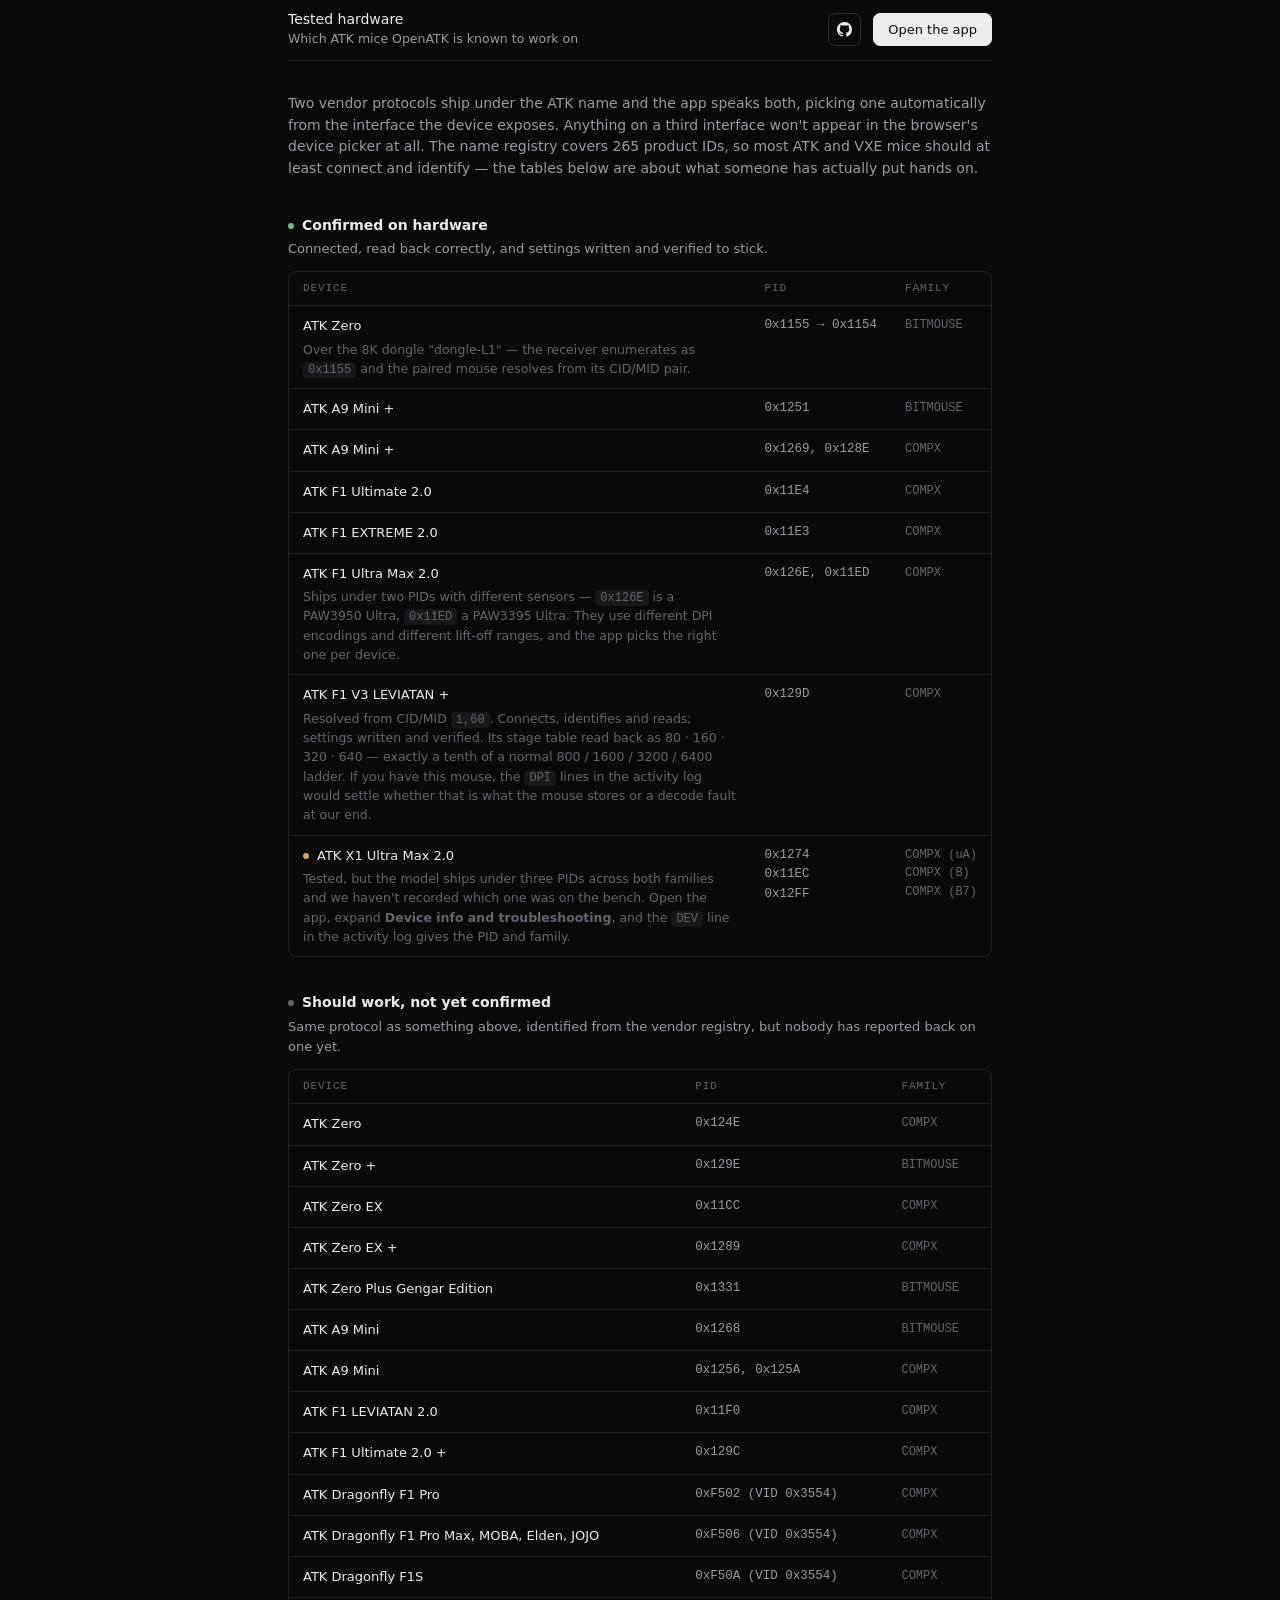
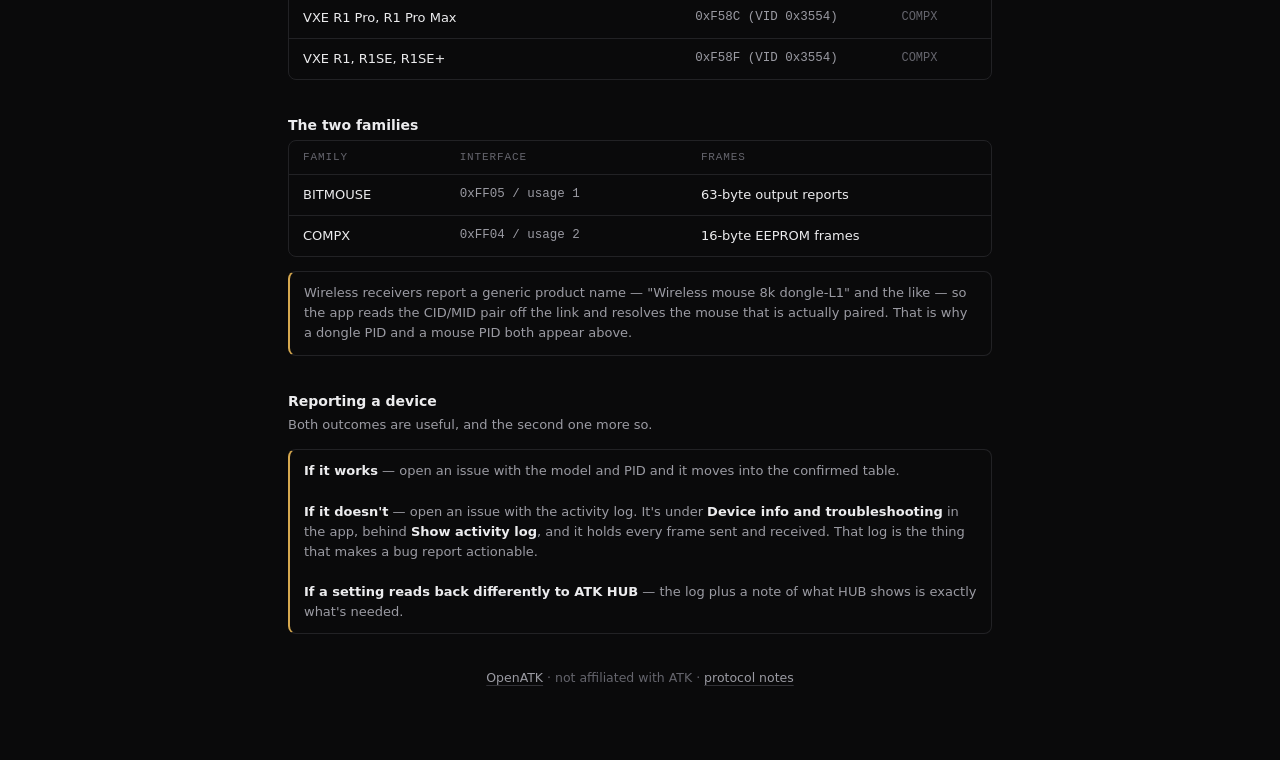
<file: tested.html>
<!DOCTYPE html>
<html lang="en">
<head>
<meta charset="utf-8">
<meta http-equiv="Content-Security-Policy" content="default-src 'none'; script-src 'unsafe-inline'; style-src 'self' 'unsafe-inline' https://fonts.googleapis.com; font-src https://fonts.gstatic.com; connect-src 'none'; base-uri 'none'; form-action 'none'; img-src 'self' data:">
<meta name="viewport" content="width=device-width,initial-scale=1">
<title>Tested hardware — OpenATK</title>
<link href="https://fonts.googleapis.com/css2?family=Inter:wght@400;500;600;700&family=IBM+Plex+Mono:wght@400;500&display=swap" rel="stylesheet">
<link rel="stylesheet" href="ui.css">
<style>
.wrap{max-width:760px}
.logo{display:none}
.lede{margin-top:32px;color:var(--dim)}
.lede a{color:var(--ink)}
.group{margin-top:36px}
.group>h2{margin:0 0 4px;font:600 14px/1.4 var(--sans)}
.group>p{margin:0 0 12px;color:var(--dim);font-size:13px}
.scroll{overflow-x:auto;border:1px solid var(--line);border-radius:var(--r)}
table{width:100%;border-collapse:collapse;font-size:13px}
th{text-align:left;font:500 11px/1 var(--mono);letter-spacing:.08em;text-transform:uppercase;color:var(--dimmer);padding:11px 14px;
  border-bottom:1px solid var(--line);white-space:nowrap}
td{padding:10px 14px;border-bottom:1px solid var(--line);vertical-align:top}
tr:last-child td{border-bottom:none}
td.pid{font-family:var(--mono);font-size:12.5px;color:var(--dim);white-space:nowrap}
td.fam{font-family:var(--mono);font-size:12px;color:var(--dimmer);white-space:nowrap}
td .note{display:block;color:var(--dimmer);font-size:12.5px;margin-top:3px}
.dot{display:inline-block;width:6px;height:6px;border-radius:50%;margin-right:8px;vertical-align:middle}
.dot.ok{background:var(--acc)}
.dot.maybe{background:var(--dimmer)}
.dot.ask{background:var(--warn)}
.callout{margin-top:14px;border-left:2px solid var(--warn)}
.callout b{color:var(--ink);font-weight:600}
.status::before{display:none}
.foot{margin-top:34px;text-align:center}
</style>
</head>
<body>
<div class="wrap">

<header>
  <div class="logo">🖱</div>
  <div style="flex:1;min-width:0">
    <h1>Tested hardware</h1>
    <div class="status">Which ATK mice OpenATK is known to work on</div>
  </div>
  <a class="btn ghost icon" href="https://github.com/SunnybeeXD/OpenATK"
     target="_blank" rel="noopener noreferrer"
     aria-label="Source on GitHub" title="Source on GitHub"><svg viewBox="0 0 16 16" width="17" height="17" fill="currentColor" aria-hidden="true"><path d="M8 0C3.58 0 0 3.58 0 8c0 3.54 2.29 6.53 5.47 7.59.4.07.55-.17.55-.38 0-.19-.01-.82-.01-1.49-2.01.37-2.53-.49-2.69-.94-.09-.23-.48-.94-.82-1.13-.28-.15-.68-.52-.01-.53.63-.01 1.08.58 1.23.82.72 1.21 1.87.87 2.33.66.07-.52.28-.87.51-1.07-1.78-.2-3.64-.89-3.64-3.95 0-.87.31-1.59.82-2.15-.08-.2-.36-1.02.08-2.12 0 0 .67-.21 2.2.82.64-.18 1.32-.27 2-.27.68 0 1.36.09 2 .27 1.53-1.04 2.2-.82 2.2-.82.44 1.1.16 1.92.08 2.12.51.56.82 1.27.82 2.15 0 3.07-1.87 3.75-3.65 3.95.29.25.54.73.54 1.48 0 1.07-.01 1.93-.01 2.2 0 .21.15.46.55.38A8.012 8.012 0 0 0 16 8c0-4.42-3.58-8-8-8Z"/></svg></a>
  <a class="btn" href="index.html">Open the app</a>
</header>

<p class="lede">
  Two vendor protocols ship under the ATK name and the app speaks both, picking one
  automatically from the interface the device exposes. Anything on a third interface
  won't appear in the browser's device picker at all. The name registry covers 265
  product IDs, so most ATK and VXE mice should at least connect and identify — the
  tables below are about what someone has actually put hands on.
</p>

<div class="group">
  <h2><span class="dot ok"></span>Confirmed on hardware</h2>
  <p>Connected, read back correctly, and settings written and verified to stick.</p>
  <div class="scroll">
    <table>
      <thead>
        <tr><th>Device</th><th>PID</th><th>Family</th></tr>
      </thead>
      <tbody>
        <tr>
          <td>ATK Zero
            <span class="note">Over the 8K dongle "dongle-L1" — the receiver enumerates
              as <code>0x1155</code> and the paired mouse resolves from its CID/MID pair.</span></td>
          <td class="pid">0x1155 → 0x1154</td>
          <td class="fam">BITMOUSE</td>
        </tr>
        <tr>
          <td>ATK A9 Mini +</td>
          <td class="pid">0x1251</td>
          <td class="fam">BITMOUSE</td>
        </tr>
        <tr>
          <td>ATK A9 Mini +</td>
          <td class="pid">0x1269, 0x128E</td>
          <td class="fam">COMPX</td>
        </tr>
        <tr>
          <td>ATK F1 Ultimate 2.0</td>
          <td class="pid">0x11E4</td>
          <td class="fam">COMPX</td>
        </tr>
        <tr>
          <td>ATK F1 EXTREME 2.0</td>
          <td class="pid">0x11E3</td>
          <td class="fam">COMPX</td>
        </tr>
        <tr>
          <td>ATK F1 Ultra Max 2.0
            <span class="note">Ships under two PIDs with different sensors —
              <code>0x126E</code> is a PAW3950 Ultra, <code>0x11ED</code> a PAW3395 Ultra.
              They use different DPI encodings and different lift-off ranges, and the app
              picks the right one per device.</span></td>
          <td class="pid">0x126E, 0x11ED</td>
          <td class="fam">COMPX</td>
        </tr>
        <tr>
          <td>ATK F1 V3 LEVIATAN +
            <span class="note">Resolved from CID/MID <code>1,60</code>. Connects,
              identifies and reads; settings written and verified. Its stage table read
              back as 80 · 160 · 320 · 640 — exactly a tenth of a normal
              800 / 1600 / 3200 / 6400 ladder. If you have this mouse, the
              <code>DPI</code> lines in the activity log would settle whether that is
              what the mouse stores or a decode fault at our end.</span></td>
          <td class="pid">0x129D</td>
          <td class="fam">COMPX</td>
        </tr>
        <tr>
          <td><span class="dot ask"></span>ATK X1 Ultra Max 2.0
            <span class="note">Tested, but the model ships under three PIDs across both
              families and we haven't recorded which one was on the bench. Open the app,
              expand <b>Device info and troubleshooting</b>, and the <code>DEV</code> line
              in the activity log gives the PID and family.</span></td>
          <td class="pid">0x1274<br>0x11EC<br>0x12FF</td>
          <td class="fam">COMPX (uA)<br>COMPX (B)<br>COMPX (B7)</td>
        </tr>
      </tbody>
    </table>
  </div>
</div>

<div class="group">
  <h2><span class="dot maybe"></span>Should work, not yet confirmed</h2>
  <p>Same protocol as something above, identified from the vendor registry, but nobody
     has reported back on one yet.</p>
  <div class="scroll">
    <table>
      <thead>
        <tr><th>Device</th><th>PID</th><th>Family</th></tr>
      </thead>
      <tbody>
        <tr><td>ATK Zero</td><td class="pid">0x124E</td><td class="fam">COMPX</td></tr>
        <tr><td>ATK Zero +</td><td class="pid">0x129E</td><td class="fam">BITMOUSE</td></tr>
        <tr><td>ATK Zero EX</td><td class="pid">0x11CC</td><td class="fam">COMPX</td></tr>
        <tr><td>ATK Zero EX +</td><td class="pid">0x1289</td><td class="fam">COMPX</td></tr>
        <tr><td>ATK Zero Plus Gengar Edition</td><td class="pid">0x1331</td><td class="fam">BITMOUSE</td></tr>
        <tr><td>ATK A9 Mini</td><td class="pid">0x1268</td><td class="fam">BITMOUSE</td></tr>
        <tr><td>ATK A9 Mini</td><td class="pid">0x1256, 0x125A</td><td class="fam">COMPX</td></tr>
        <tr><td>ATK F1 LEVIATAN 2.0</td><td class="pid">0x11F0</td><td class="fam">COMPX</td></tr>
        <tr><td>ATK F1 Ultimate 2.0 +</td><td class="pid">0x129C</td><td class="fam">COMPX</td></tr>
        <tr><td>ATK Dragonfly F1 Pro</td><td class="pid">0xF502 (VID 0x3554)</td><td class="fam">COMPX</td></tr>
        <tr><td>ATK Dragonfly F1 Pro Max, MOBA, Elden, JOJO</td><td class="pid">0xF506 (VID 0x3554)</td><td class="fam">COMPX</td></tr>
        <tr><td>ATK Dragonfly F1S</td><td class="pid">0xF50A (VID 0x3554)</td><td class="fam">COMPX</td></tr>
        <tr><td>VXE R1 Pro, R1 Pro Max</td><td class="pid">0xF58C (VID 0x3554)</td><td class="fam">COMPX</td></tr>
        <tr><td>VXE R1, R1SE, R1SE+</td><td class="pid">0xF58F (VID 0x3554)</td><td class="fam">COMPX</td></tr>
      </tbody>
    </table>
  </div>
</div>

<div class="group">
  <h2>The two families</h2>
  <div class="scroll">
    <table>
      <thead>
        <tr><th>Family</th><th>Interface</th><th>Frames</th></tr>
      </thead>
      <tbody>
        <tr><td>BITMOUSE</td><td class="pid">0xFF05 / usage 1</td><td>63-byte output reports</td></tr>
        <tr><td>COMPX</td><td class="pid">0xFF04 / usage 2</td><td>16-byte EEPROM frames</td></tr>
      </tbody>
    </table>
  </div>
  <div class="callout">
    Wireless receivers report a generic product name — "Wireless mouse 8k dongle-L1" and
    the like — so the app reads the CID/MID pair off the link and resolves the mouse that
    is actually paired. That is why a dongle PID and a mouse PID both appear above.
  </div>
</div>

<div class="group">
  <h2>Reporting a device</h2>
  <p>Both outcomes are useful, and the second one more so.</p>
  <div class="callout">
    <b>If it works</b> — open an issue with the model and PID and it moves into the
    confirmed table.<br><br>
    <b>If it doesn't</b> — open an issue with the activity log. It's under
    <b>Device info and troubleshooting</b> in the app, behind <b>Show activity log</b>,
    and it holds every frame sent and received. That log is the thing that makes a bug
    report actionable.<br><br>
    <b>If a setting reads back differently to ATK HUB</b> — the log plus a note of what
    HUB shows is exactly what's needed.
  </div>
</div>

<p class="foot">
  <a href="index.html">OpenATK</a> · not affiliated with ATK ·
  <a href="docs/PROTOCOL.md">protocol notes</a>
</p>

</div>
</body>
</html>
</file>
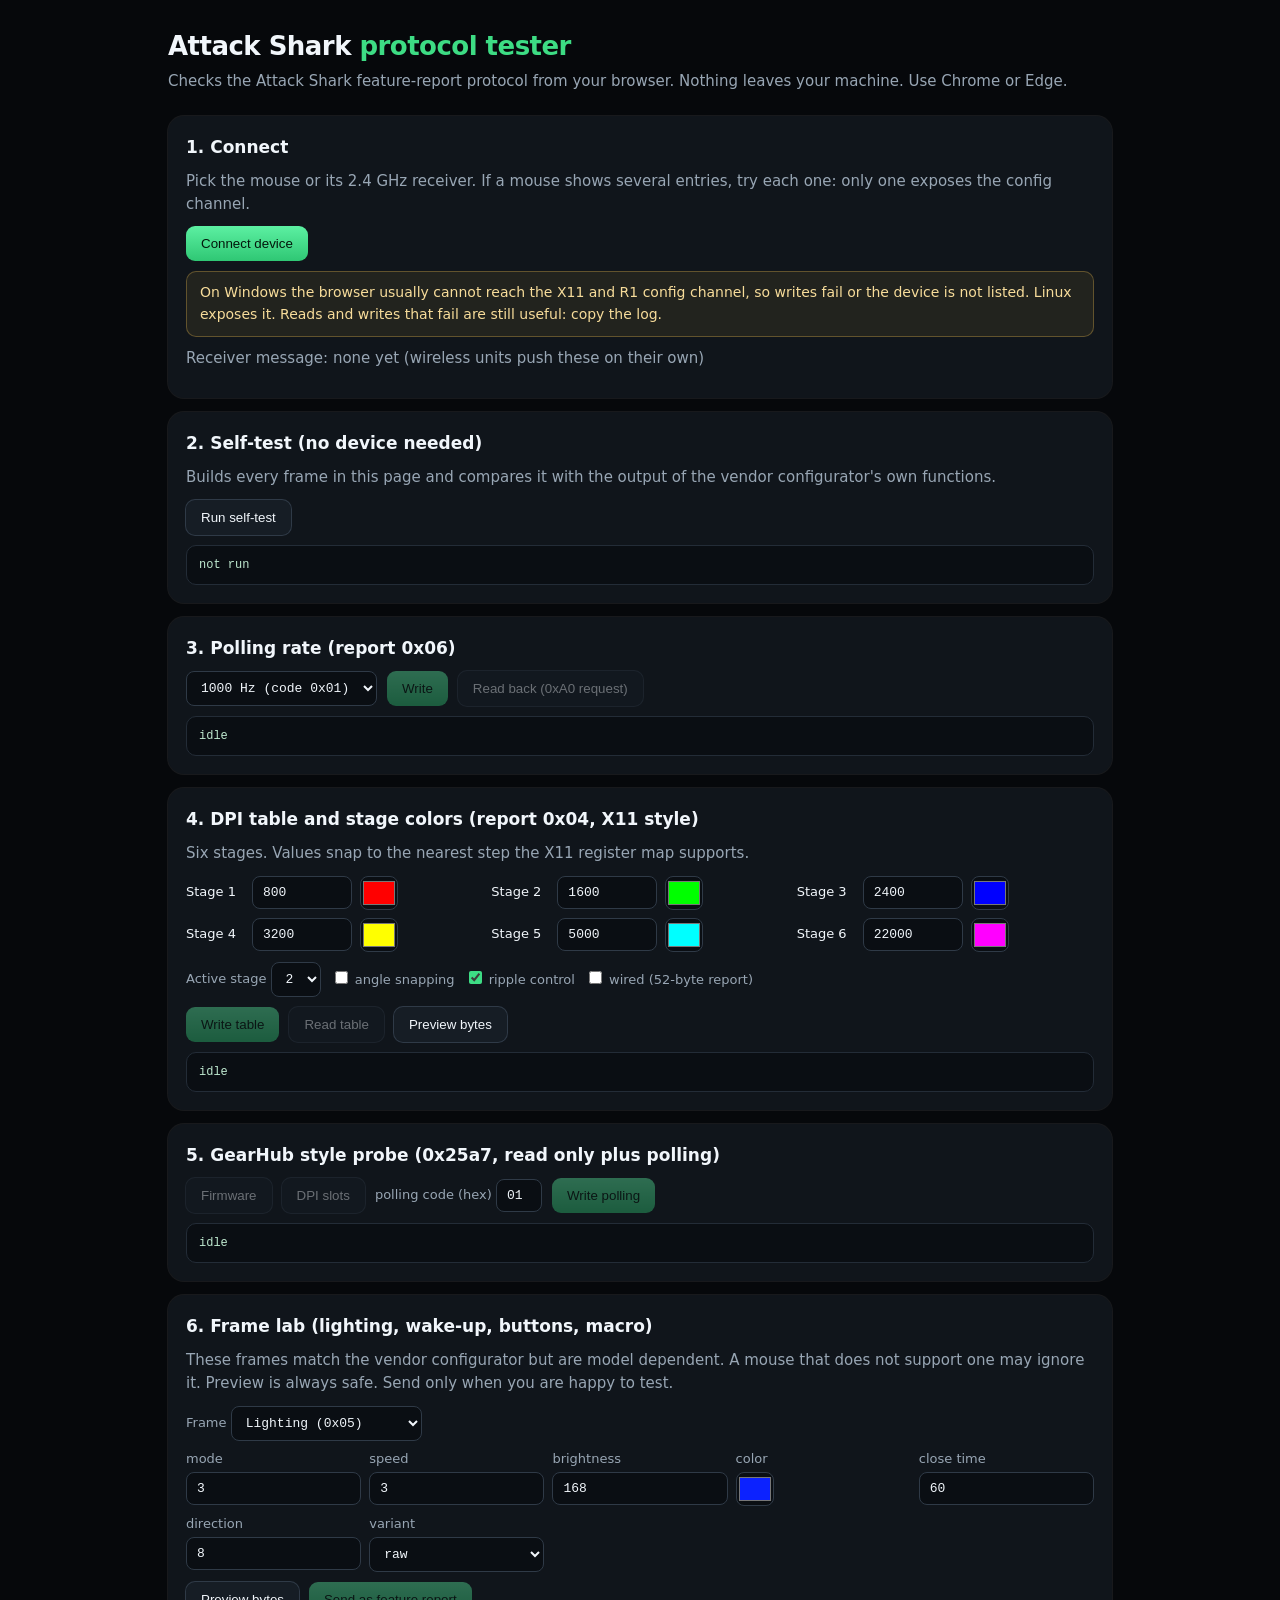
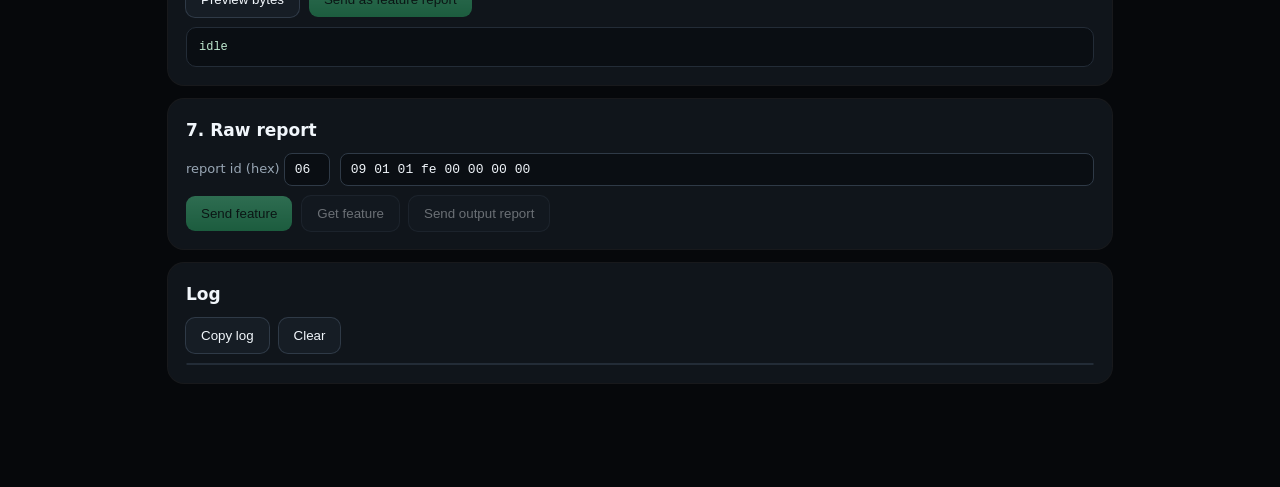
<file: tools/attackshark-test.html>
<!DOCTYPE html>
<html lang="en">
<head>
<meta charset="utf-8">
<meta http-equiv="Content-Security-Policy" content="default-src 'none'; script-src 'unsafe-inline'; style-src 'unsafe-inline'; base-uri 'none'; form-action 'none'">
<meta name="viewport" content="width=device-width,initial-scale=1">
<title>Attack Shark protocol tester</title>
<style>
  :root{--bg:#06080b;--card:#10151b;--card2:#161d25;--line:#232c37;--line2:#2f3a47;--ink:#f1f6fb;--dim:#98a6b4;--acc:#3ddc84;--acc2:#22d3ee;--warn:#f5c451;--bad:#f87171;--mono:ui-monospace,SFMono-Regular,Menlo,Consolas,monospace}
  *{box-sizing:border-box}
  [hidden]{display:none!important}
  html,body{margin:0;min-height:100%;background:var(--bg);color:var(--ink);font:15px/1.55 system-ui,-apple-system,Segoe UI,sans-serif}
  .wrap{max-width:980px;margin:0 auto;padding:26px 18px 90px}
  h1{margin:0 0 4px;font-size:26px;letter-spacing:-.02em}
  h1 span{color:var(--acc)}
  .sub{color:var(--dim);margin:0 0 22px}
  h2{margin:0 0 10px;font-size:17px}
  section{background:var(--card);border-radius:16px;padding:18px;margin:0 0 14px;box-shadow:0 0 0 1px rgba(255,255,255,.07)}
  p{margin:0 0 10px}
  .dim{color:var(--dim)}
  .warn{background:rgba(245,196,81,.08);border:1px solid rgba(245,196,81,.3);color:#f7dc9a;border-radius:10px;padding:10px 13px;margin:10px 0 0;font-size:14px}
  .bad{background:rgba(248,113,113,.08);border:1px solid rgba(248,113,113,.3);color:#fbb5b5;border-radius:10px;padding:10px 13px;margin:10px 0 0;font-size:14px}
  code{font-family:var(--mono);font-size:12.5px;background:var(--card2);padding:2px 6px;border-radius:5px}
  pre{margin:10px 0 0;background:#0a0e13;border:1px solid var(--line);border-radius:10px;padding:10px 12px;font:12px/1.5 var(--mono);color:#bfe9d0;overflow:auto;white-space:pre-wrap;word-break:break-all}
  .good-text{color:#7ff0ab}.bad-text{color:#fbb5b5}
  .btn{font:600 14px/1 inherit;padding:10px 15px;border-radius:9px;border:0;cursor:pointer;color:#03170b;background:linear-gradient(180deg,#5cf0a2,#2fc774)}
  .btn.ghost{color:var(--ink);background:var(--card2);box-shadow:0 0 0 1px var(--line2)}
  .btn:active{transform:scale(.97)}
  .btn:disabled{opacity:.4;cursor:not-allowed}
  .row{display:flex;gap:10px;flex-wrap:wrap;align-items:center;margin:10px 0 0}
  input,select,textarea{background:#0a0e13;color:var(--ink);border:1px solid var(--line2);border-radius:8px;padding:8px 10px;font:13px var(--mono)}
  input[type=color]{padding:0;width:38px;height:34px}
  input[type=checkbox]{accent-color:var(--acc)}
  textarea{width:100%;min-height:70px}
  label{font-size:13px;color:var(--dim)}
  .stages{display:grid;grid-template-columns:repeat(auto-fill,minmax(250px,1fr));gap:8px;margin-top:10px}
  .stage{display:flex;gap:8px;align-items:center}
  .stage label{width:58px;color:var(--ink)}
  .stage input[type=number]{width:100px}
  .grid{display:grid;grid-template-columns:repeat(auto-fill,minmax(150px,1fr));gap:8px;margin-top:8px}
  .grid div{display:flex;flex-direction:column;gap:3px}
  .log{max-height:420px;overflow:auto;border:1px solid var(--line);border-radius:10px;background:#0a0e13;margin-top:10px}
  table{border-collapse:collapse;width:100%;font-size:12px}
  td{padding:3px 8px;border-bottom:1px solid #151c24;vertical-align:top}
  td.hx{font-family:var(--mono);word-break:break-all}
  .k-out td:nth-child(3),.k-fout td:nth-child(3){color:#7fd9ff}
  .k-in td:nth-child(3),.k-fin td:nth-child(3){color:#ffd27a}
  .k-err td{color:var(--bad)}
  .k-info td{color:var(--dim)}
</style>
</head>
<body>
<div class="wrap">
  <h1>Attack Shark <span>protocol tester</span></h1>
  <p class="sub">Checks the Attack Shark feature-report protocol from your browser. Nothing leaves your machine. Use Chrome or Edge.</p>

  <div class="bad" id="nohid" hidden>This browser has no WebHID. Open the page in Chrome, Edge or another Chromium browser over https or localhost.</div>

  <section>
    <h2>1. Connect</h2>
    <p class="dim">Pick the mouse or its 2.4 GHz receiver. If a mouse shows several entries, try each one: only one exposes the config channel.</p>
    <div class="row"><button class="btn" id="connect">Connect device</button></div>
    <div id="devinfo" hidden><pre id="devtxt"></pre></div>
    <div class="warn">On Windows the browser usually cannot reach the X11 and R1 config channel, so writes fail or the device is not listed. Linux exposes it. Reads and writes that fail are still useful: copy the log.</div>
    <p class="dim" style="margin-top:10px">Receiver message: <span id="rx">none yet (wireless units push these on their own)</span></p>
  </section>

  <section>
    <h2>2. Self-test (no device needed)</h2>
    <p class="dim">Builds every frame in this page and compares it with the output of the vendor configurator's own functions.</p>
    <div class="row"><button class="btn ghost" id="selftest">Run self-test</button></div>
    <pre id="selfout">not run</pre>
  </section>

  <section>
    <h2>3. Polling rate (report 0x06)</h2>
    <div class="row">
      <select id="rate"></select>
      <button class="btn needs-dev" id="poll-write" disabled>Write</button>
      <button class="btn ghost needs-dev" id="poll-read" disabled>Read back (0xA0 request)</button>
    </div>
    <pre id="poll-note">idle</pre>
  </section>

  <section>
    <h2>4. DPI table and stage colors (report 0x04, X11 style)</h2>
    <p class="dim">Six stages. Values snap to the nearest step the X11 register map supports.</p>
    <div class="stages" id="stages"></div>
    <div class="row">
      <label>Active stage <select id="active"><option>1</option><option selected>2</option><option>3</option><option>4</option><option>5</option><option>6</option></select></label>
      <label><input type="checkbox" id="angle"> angle snapping</label>
      <label><input type="checkbox" id="ripple" checked> ripple control</label>
      <label><input type="checkbox" id="wired52"> wired (52-byte report)</label>
    </div>
    <div class="row">
      <button class="btn needs-dev" id="dpi-write" disabled>Write table</button>
      <button class="btn ghost needs-dev" id="dpi-read" disabled>Read table</button>
      <button class="btn ghost" id="dpi-preview">Preview bytes</button>
    </div>
    <pre id="dpi-note">idle</pre>
  </section>

  <section>
    <h2>5. GearHub style probe (0x25a7, read only plus polling)</h2>
    <div class="row">
      <button class="btn ghost needs-dev" id="g-fw" disabled>Firmware</button>
      <button class="btn ghost needs-dev" id="g-dpi" disabled>DPI slots</button>
      <label>polling code (hex) <input id="g-code" value="01" size="3"></label>
      <button class="btn needs-dev" id="g-rate" disabled>Write polling</button>
    </div>
    <pre id="g-note">idle</pre>
  </section>

  <section>
    <h2>6. Frame lab (lighting, wake-up, buttons, macro)</h2>
    <p class="dim">These frames match the vendor configurator but are model dependent. A mouse that does not support one may ignore it. Preview is always safe. Send only when you are happy to test.</p>
    <div class="row"><label>Frame <select id="lab"><option value="lighting">Lighting (0x05)</option><option value="wakeup">Wake-up mode (0x07)</option><option value="buttons">Button table (0x08)</option><option value="macro">Macro (0x09)</option></select></label></div>
    <div class="lab-panel" data-k="lighting">
      <div class="grid">
        <div><label>mode</label><input id="lmode" type="number" value="3"></div>
        <div><label>speed</label><input id="lspeed" type="number" value="3"></div>
        <div><label>brightness</label><input id="lbright" type="number" value="168"></div>
        <div><label>color</label><input id="lcolor" type="color" value="#0c22ff"></div>
        <div><label>close time</label><input id="lclose" type="number" value="60"></div>
        <div><label>direction</label><input id="ldir" type="number" value="8"></div>
        <div><label>variant</label><select id="lvar"><option>raw</option><option>scaled</option><option>packed</option></select></div>
      </div>
    </div>
    <div class="lab-panel" data-k="wakeup"><div class="grid"><div><label>mode</label><input id="wmode" type="number" value="0"></div></div></div>
    <div class="lab-panel" data-k="buttons">
      <label>Up to 19 slots. Names from the list below, or raw <code>type:modifier:key</code>.</label>
      <textarea id="blist">CLICK MENU SCROLLING FORWARD BACK DPI_CYCLE</textarea>
      <label>Functions: <select id="fn"></select></label>
    </div>
    <div class="lab-panel" data-k="macro">
      <div class="grid">
        <div><label>macro id</label><input id="mid" type="number" value="1"></div>
        <div><label>macro type</label><input id="mtype" type="number" value="0"></div>
        <div><label>loop count</label><input id="mloop" type="number" value="1"></div>
        <div><label>layout</label><select id="mlayout"><option>long10ms</option><option>long1ms</option><option>short1ms</option></select></div>
      </div>
      <label>One action per line: <code>usageId down|up delayMs</code></label>
      <textarea id="mlist">4 down 10
4 up 50</textarea>
    </div>
    <div class="row">
      <button class="btn ghost" id="lab-build">Preview bytes</button>
      <button class="btn needs-dev" id="lab-send" disabled>Send as feature report</button>
    </div>
    <pre id="lab-hex">idle</pre>
  </section>

  <section>
    <h2>7. Raw report</h2>
    <div class="row">
      <label>report id (hex) <input id="rid" value="06" size="3"></label>
      <input id="rdata" style="flex:1;min-width:220px" value="09 01 01 fe 00 00 00 00">
    </div>
    <div class="row">
      <button class="btn needs-dev" id="r-send" disabled>Send feature</button>
      <button class="btn ghost needs-dev" id="r-get" disabled>Get feature</button>
      <button class="btn ghost needs-dev" id="r-out" disabled>Send output report</button>
    </div>
  </section>

  <section>
    <h2>Log</h2>
    <div class="row"><button class="btn ghost" id="copylog">Copy log</button><button class="btn ghost" id="clearlog">Clear</button></div>
    <div class="log"><table><tbody id="log"></tbody></table></div>
  </section>
</div>
<script>
const AS = (() => {
  const sum16 = (b, s, e) => { let t = 0; for (let i = s; i < (e === undefined ? b.length : e); i++) t = (t + b[i]) & 0xffff; return t; };
  const put16 = (b, o, v) => { b[o] = (v >> 8) & 0xff; b[o + 1] = v & 0xff; };
  const chk = (v, n) => { if (!Number.isInteger(v) || v < 0 || v > 255) throw new RangeError(n + " must be 0-255, got " + v); return v; };
  const hex = (u) => Array.from(u, (x) => x.toString(16).padStart(2, "0")).join("");
  const unhex = (s) => {
    const t = s.replace(/0x/gi, "").replace(/[^0-9a-f]/gi, "");
    if (t.length % 2) throw new Error("odd number of hex digits");
    const o = new Uint8Array(t.length / 2);
    for (let i = 0; i < o.length; i++) o[i] = parseInt(t.substr(i * 2, 2), 16);
    return o;
  };
  const COLORS = [[255,0,0],[0,255,0],[0,0,255],[255,255,0],[0,255,255],[255,0,255],[255,64,0],[255,255,255]];
  const POLL = [[125, 0x08], [250, 0x04], [500, 0x02], [1000, 0x01]];
  const STEP = [[50,1],[100,2],[150,3],[200,4],[250,5],[300,6],[350,8],[400,9],[450,10],[500,11],[550,12],[600,14],[650,15],[700,16],[750,17],[800,18],[850,19],[900,21],[950,22],[1000,23],[1050,24],[1100,25],[1150,27],[1200,28],[1250,29],[1300,30],[1350,31],[1400,32],[1450,34],[1500,35],[1550,36],[1600,37],[1650,38],[1700,39],[1750,41],[1800,42],[1850,43],[1900,44],[1950,45],[2000,47],[2050,48],[2100,49],[2150,50],[2200,51],[2250,52],[2300,54],[2350,55],[2400,56],[2450,57],[2500,58],[2550,59],[2600,61],[2650,62],[2700,63],[2750,64],[2800,65],[2850,67],[2900,68],[2950,69],[3000,70],[3050,71],[3100,72],[3150,74],[3200,75],[3250,76],[3300,77],[3350,78],[3400,79],[3450,81],[3500,82],[3550,83],[3600,84],[3650,85],[3700,87],[3750,88],[3800,89],[3850,90],[3900,91],[3950,92],[4000,94],[4050,95],[4100,96],[4150,97],[4200,98],[4250,99],[4300,101],[4350,102],[4400,103],[4450,104],[4500,105],[4550,107],[4600,108],[4650,109],[4700,110],[4750,111],[4800,112],[4850,114],[4900,115],[4950,116],[5000,117],[5050,118],[5100,119],[5150,121],[5200,122],[5250,123],[5300,124],[5350,125],[5400,127],[5450,128],[5500,129],[5550,130],[5600,131],[5650,132],[5700,134],[5750,135],[5800,136],[5850,137],[5900,138],[5950,139],[6000,141],[6050,142],[6100,143],[6150,144],[6200,145],[6250,147],[6300,148],[6350,149],[6400,150],[6450,151],[6500,152],[6550,154],[6600,155],[6650,156],[6700,157],[6750,158],[6800,159],[6850,161],[6900,162],[6950,163],[7000,164],[7050,165],[7100,167],[7150,168],[7200,169],[7250,170],[7300,171],[7350,172],[7400,174],[7450,175],[7500,176],[7550,177],[7600,178],[7650,179],[7700,181],[7750,182],[7800,183],[7850,184],[7900,185],[7950,187],[8000,188],[8050,189],[8100,190],[8150,191],[8200,192],[8250,194],[8300,195],[8350,196],[8400,197],[8450,198],[8500,199],[8550,201],[8600,202],[8650,203],[8700,204],[8750,205],[8800,207],[8850,208],[8900,209],[8950,210],[9000,211],[9050,212],[9100,214],[9150,215],[9200,216],[9250,217],[9300,218],[9350,219],[9400,221],[9450,222],[9500,223],[9550,224],[9600,225],[9650,227],[9700,228],[9750,229],[9800,230],[9850,231],[9900,232],[9950,234],[10000,235],[10100,118],[10200,119],[10300,121],[10400,122],[10500,123],[10600,124],[10700,125],[10800,127],[10900,128],[11000,129],[11100,130],[11200,131],[11300,132],[11400,134],[11500,135],[11600,136],[11700,137],[11800,138],[11900,139],[12000,141],[12100,142],[12200,143],[12300,144],[12400,145],[12500,147],[12600,148],[12700,149],[12800,150],[12900,151],[13000,152],[13100,154],[13200,155],[13300,156],[13400,157],[13500,158],[13600,159],[13700,161],[13800,162],[13900,163],[14000,164],[14100,165],[14200,167],[14300,168],[14400,169],[14500,170],[14600,171],[14700,172],[14800,174],[14900,175],[15000,176],[15100,177],[15200,178],[15300,179],[15400,181],[15500,182],[15600,183],[15700,184],[15800,185],[15900,187],[16000,188],[16100,189],[16200,190],[16300,191],[16400,192],[16500,194],[16600,195],[16700,196],[16800,197],[16900,198],[17000,199],[17100,201],[17200,202],[17300,203],[17400,204],[17500,205],[17600,207],[17700,208],[17800,209],[17900,210],[18000,211],[18100,212],[18200,214],[18300,215],[18400,216],[18500,217],[18600,218],[18700,219],[18800,221],[18900,222],[19000,223],[19100,224],[19200,225],[19300,227],[19400,228],[19500,229],[19600,230],[19700,231],[19800,232],[19900,234],[20000,235],[20100,235],[20200,118],[20300,118],[20400,119],[20500,119],[20600,121],[20700,121],[20800,122],[20900,122],[21000,123],[21100,123],[21200,124],[21300,124],[21400,125],[21500,125],[21600,127],[21700,127],[21800,128],[21900,128],[22000,129]];
  const STEP_MAP = new Map(STEP);
  const DPI_VALUES = STEP.map((e) => e[0]);
  const nearestDpi = (d) => {
    const t = Math.min(22000, Math.max(50, Math.round(d)));
    const m = DPI_VALUES.find((v) => v >= t);
    return m === undefined ? 22000 : m;
  };
  const pair = (dpi, enc) => {
    if (dpi === 0) return [0, 0];
    const v = enc === "step100" ? Math.floor((dpi - 100) / 100) : enc === "raw" ? dpi : Math.floor((dpi - 50) / 50);
    return [v & 255, (v >> 8) & 255];
  };
  const polling = (code) => {
    const b = new Uint8Array(15);
    b[0] = 6; b[1] = 9; b[2] = 1; b[3] = chk(code, "rate"); b[4] = ~b[3] & 255;
    return b;
  };
  const dualPolling = (wired, wireless) => {
    if (wired > 15 || wireless > 15) throw new RangeError("dual codes are 4-bit");
    return polling((wireless << 4) | wired);
  };
  const wakeup = (mode) => {
    const b = new Uint8Array(8);
    b[0] = 7; b[1] = 8; b[2] = chk(mode, "mode"); b[3] = ~mode & 255; b[5] = 255;
    return b;
  };
  const lighting = (c, variant) => {
    const b = new Uint8Array(20);
    let mode = c.mode, close = c.closeTime, dir = c.direction;
    if (variant === "scaled") { close = close / 10; dir = dir / 2; }
    else if (variant === "packed") { mode = mode << 4; close = close * 2; dir = dir / 2; }
    b[0] = 5; b[1] = 15; b[2] = chk(c.profile === undefined ? 1 : c.profile, "profile");
    b[3] = chk(mode, "mode"); b[4] = chk(c.speed, "speed"); b[5] = chk(c.brightness, "brightness");
    b[6] = chk(c.r, "red"); b[7] = chk(c.g, "green"); b[8] = chk(c.b, "blue");
    b[9] = chk(Math.trunc(close), "closeTime"); b[10] = chk(Math.trunc(dir), "direction");
    put16(b, 11, sum16(b, 3, 11));
    put16(b, 15, 4 + sum16(b, 0, 15));
    return b;
  };
  const buttons = (triples) => {
    if (triples.length > 19) throw new RangeError("at most 19 button slots");
    const b = new Uint8Array(63);
    b[0] = 8; b[1] = 59; b[2] = 1;
    let o = 3;
    for (const t of triples) { b[o++] = chk(t[0], "type"); b[o++] = chk(t[1], "modifier"); b[o++] = chk(t[2], "key"); }
    put16(b, o, sum16(b, 3, o));
    return b;
  };
  const macroBytes = (a, layout) => {
    const u = chk(a.usage, "usage"), t = a.timeMs, press = a.direction === 0;
    const enc = (f) => [press ? f | 1 : f | 128, u];
    if (layout === "long10ms") {
      if (t > 1270) {
        const rest = Math.trunc((t % 200) / 10);
        return [press ? rest | 1 : rest | 129, u, chk(Math.trunc(t / 200), "long delay"), 3];
      }
      return enc(Math.trunc(t / 10));
    }
    if (t > 127) {
      const rest = t % 100;
      return [press ? rest | 1 : rest | 129, u, chk(Math.trunc(t / 100), "long delay"), 3];
    }
    return enc(Math.trunc(t));
  };
  const macro = (c) => {
    const layout = c.layout || "long10ms";
    const long = layout !== "short1ms";
    const len = long ? 131 : 111, countAt = long ? 28 : 8, actAt = long ? 29 : 9;
    const b = new Uint8Array(len);
    const type = c.macroType || 0;
    b[0] = 9; b[1] = len; b[2] = chk(c.macroId, "macroId"); b[3] = chk(type, "macroType");
    b[7] = type === 0 ? chk(c.loop, "loop") : 1;
    let o = actAt, n = 0;
    for (const a of c.actions) {
      const bytes = macroBytes(a, layout);
      if (o + bytes.length > len - 2) throw new RangeError("macro does not fit in one report");
      for (const v of bytes) b[o++] = v;
      n += bytes.length === 4 ? 2 : 1;
    }
    b[countAt] = chk(n, "action count");
    put16(b, len - 2, sum16(b, 3, o));
    return b;
  };
  const dpi = (c) => {
    const b = new Uint8Array(60);
    const colors = c.colors || COLORS;
    b[0] = 4; b[1] = 56; b[2] = chk(c.profile === undefined ? 1 : c.profile, "profile");
    b[3] = chk(c.sensX === undefined ? 0 : c.sensX, "sensX"); b[4] = chk(c.sensY === undefined ? 1 : c.sensY, "sensY");
    b[5] = chk(c.mask === undefined ? 63 : c.mask, "mask");
    b[6] = chk(c.xDouble === undefined ? 0 : c.xDouble, "xDouble"); b[7] = chk(c.yDouble === undefined ? 1 : c.yDouble, "yDouble");
    for (let i = 0; i < 8; i++) {
      const p = c.pairs ? c.pairs[i] : pair(c.stages[i] || 0, c.encoding);
      b[8 + i] = p[0]; b[16 + i] = p[1];
    }
    b[24] = chk(c.active, "active");
    for (let i = 0; i < 8; i++) {
      const col = colors[i] || [0, 0, 0];
      b[25 + i * 3] = chk(col[0], "red"); b[26 + i * 3] = chk(col[1], "green"); b[27 + i * 3] = chk(col[2], "blue");
    }
    b[49] = chk(c.type === undefined ? 2 : c.type, "indicator type");
    put16(b, 50, sum16(b, 3, 50));
    return b;
  };
  const x11Dpi = (c) => {
    let mask = 0;
    const pairs = [];
    for (let i = 0; i < 6; i++) {
      const d = nearestDpi(c.stages[i]);
      if (d > 12000) mask |= 1 << i;
      const high = (d >= 10100 && d <= 12000) || (d >= 20100 && d <= 22000);
      pairs.push([STEP_MAP.get(d), high ? 1 : 0]);
    }
    pairs.push([0, 0], [0, 0]);
    const full = dpi({ pairs, active: c.active, sensX: c.angleSnap ? 1 : 0, sensY: c.ripple ? 1 : 0, mask: 63, xDouble: mask, yDouble: mask, colors: c.colors, type: 2 }).subarray(0, 56);
    return c.wired ? full.subarray(0, 52) : full;
  };
  const decodeX11 = (data) => {
    let b = data;
    if (b.length >= 2 && b[0] === 0x38 && b[1] === 0x01) { const f = new Uint8Array(b.length + 1); f.set(b, 1); f[0] = 4; b = f; }
    if (b.length < 52 || b[0] !== 4 || b[1] !== 0x38 || b[2] !== 1) return null;
    if (sum16(b, 3, 50) !== ((b[50] << 8) | b[51])) return null;
    return { active: b[24], angleSnap: b[3] === 1, ripple: b[4] === 1, bytes: Array.from(b.subarray(8, 14)) };
  };
  const cmd25a7 = (bytes) => {
    const o = new Uint8Array(64);
    o.set(bytes.slice(0, 9));
    let s = 0;
    for (let i = 0; i < 7; i++) s = (s + o[i]) & 255;
    o[7] = (255 - s) & 255;
    return o;
  };
  const FUN = {OFF:[1,0,0],CLICK:[2,0,0],MENU:[3,0,0],SCROLLING:[4,0,0],BACK:[5,0,0],FORWARD:[6,0,0],DOUBLE_CLICK:[7,0,0],FIRE:[8,0,0],DPI_CYCLE:[13,0,0],DPI_UP:[14,0,0],DPI_DOWN:[15,0,0],EASY_AIM:[16,0,3],COPY:[17,1,6],PASTE:[17,1,25],PROFILE_CYCLE:[52,0,0],POLL_CYCLE:[40,0,0],LED_CYCLE:[41,0,3],MODE_KEY:[60,0,0],VOL_UP:[27,0,0],VOL_DOWN:[28,0,0],MUTE:[26,0,0],PLAY_PAUSE:[24,0,0]};
  const MODELS = {1:"X3 Pro",2:"X8 SE",4:"G3",6:"X8 Plus",7:"X11 SE",8:"X8 Pro",14:"G3 Pro",16:"R1",36:"V6",77:"X3",78:"X3 Max",85:"X11",133:"X6",177:"X1",190:"X11 Pro",229:"V3 Pro",234:"V3"};
  const RECEIVER_MODELS = {0x55:["X11","percent"],0x10:["R1","tenths"],0x85:["X6","tenths"],0x4d:["X3",null],0x4e:["X3 Max",null],0x01:["X3 Pro",null],0x07:["X11 SE",null],0xbe:["X11 Pro",null],0xb1:["X1",null],0x02:["X8 SE",null],0x06:["X8 Plus",null],0x08:["X8 Pro",null],0x04:["G3",null],0x0e:["G3 Pro",null],0x24:["V6",null],0xe5:["V3 Pro",null],0xea:["V3",null]};
  return { sum16, hex, unhex, COLORS, POLL, DPI_VALUES, nearestDpi, pair, polling, dualPolling, wakeup, lighting, buttons, macro, dpi, x11Dpi, decodeX11, cmd25a7, FUN, MODELS, RECEIVER_MODELS };
})();

const SELFTEST = () => {
  const L = { mode: 3, speed: 3, brightness: 168, r: 12, g: 34, b: 255, closeTime: 60, direction: 8 };
  const acts = [{usage:4,direction:0,timeMs:10},{usage:4,direction:1,timeMs:50},{usage:5,direction:0,timeMs:2000},{usage:5,direction:1,timeMs:10}];
  const btn = [AS.FUN.CLICK, AS.FUN.MENU, AS.FUN.SCROLLING, AS.FUN.FORWARD, AS.FUN.BACK, AS.FUN.DPI_CYCLE, AS.FUN.COPY, AS.FUN.EASY_AIM];
  const h = (u) => AS.hex(u);
  const cases = [
    ["lighting raw", h(AS.lighting(L, "raw")), "050f010303a80c22ff3c08021f00000259000000"],
    ["lighting scaled", h(AS.lighting(L, "scaled")), "050f010303a80c22ff060401e5000002e4000000"],
    ["lighting packed", h(AS.lighting(L, "packed")), "050f013003a80c22ff7804028400000323000000"],
    ["wake-up 0", h(AS.wakeup(0)), "070800ff00ff0000"],
    ["wake-up 2", h(AS.wakeup(2)), "070802fd00ff0000"],
    ["polling 1000 Hz", h(AS.polling(1)), "06090101fe00000000000000000000"],
    ["polling 125 Hz", h(AS.polling(8)), "06090108f700000000000000000000"],
    ["polling dual 2/8", h(AS.dualPolling(2, 8)), "060901827d00000000000000000000"],
    ["buttons", h(AS.buttons(btn)), "083b010200000300000400000600000500000d0000110106100003004c00000000000000000000000000000000000000000000000000000000000000000000"],
    ["macro long 10 ms", h(AS.macro({macroId:3,loop:7,actions:acts,layout:"long10ms"})), "[base64]"],
    ["macro long 1 ms", h(AS.macro({macroId:3,loop:7,actions:acts,layout:"long1ms"})), "[base64]"],
    ["macro short 1 ms", h(AS.macro({macroId:3,loop:7,actions:acts,layout:"short1ms"})), "[base64]"],
    ["DPI generic", h(AS.dpi({stages:[400,800,1200,1600,3200,5000,0,0],active:3})), "04380100013f0001070f171f3f630000000000000000000003ff000000ff000000ffffff0000ffffff00ffff4000ffffff020e670000000000000000"],
  ];
  return cases.map((c) => ({ name: c[0], ok: c[1] === c[2], got: c[1], want: c[2] }));
};

const $ = (id) => document.getElementById(id);
let dev = null;
let family = null;
const logEl = () => $("log");
const t0 = performance.now();
const log = (kind, msg) => {
  const tr = document.createElement("tr");
  tr.className = "k-" + kind;
  const ts = ((performance.now() - t0) / 1000).toFixed(2);
  tr.innerHTML = "<td>" + ts + "</td><td>" + kind + "</td><td class='hx'></td>";
  tr.lastChild.textContent = msg;
  logEl().appendChild(tr);
  const box = logEl().parentElement;
  box.scrollTop = box.scrollHeight;
};
const sleep = (ms) => new Promise((r) => setTimeout(r, ms));
const view = (v) => new Uint8Array(v.buffer, v.byteOffset, v.byteLength);

const walk = (cols, depth, out) => {
  for (const c of cols) {
    const ids = (arr) => arr.map((r) => "0x" + r.reportId.toString(16)).join(",") || "-";
    out.push("  ".repeat(depth) + "usagePage 0x" + c.usagePage.toString(16) + " usage 0x" + c.usage.toString(16) +
      "  in[" + ids(c.inputReports) + "] out[" + ids(c.outputReports) + "] feature[" + ids(c.featureReports) + "]");
    walk(c.children, depth + 1, out);
  }
  return out;
};
const anyFeature = (cols) => cols.some((c) => c.featureReports.length > 0 || anyFeature(c.children));
const anyVendor = (cols) => cols.some((c) => (c.usagePage === 0xffff && c.featureReports.length > 0) || anyVendor(c.children));
const hasFeature = (cols, id) => cols.some((c) => c.featureReports.some((r) => r.reportId === id) || hasFeature(c.children, id));

const detect = (d) => {
  if (d.vendorId === 0x1d57) {
    if (d.collections.length === 0) return "1d57-x11";
    if (anyVendor(d.collections)) return "25a7";
    if (hasFeature(d.collections, 4) && hasFeature(d.collections, 6)) return "1d57-x11";
    if (anyFeature(d.collections)) return "1d57";
    return "1d57-x11-status";
  }
  if (d.vendorId === 0x25a7) return "25a7";
  if (d.vendorId === 0x373e) return "373e";
  return null;
};
const FAMILY_TEXT = {
  "1d57": "0x1d57 R1 style: feature reports 0x06 (polling) and 0xA0 read request",
  "1d57-x11": "0x1d57 X11 style: feature reports 0x06 (polling) and 0x04 (DPI table)",
  "1d57-x11-status": "0x1d57 X11 family, status only: the browser cannot reach the config channel (battery stream only)",
  "25a7": "0x25a7 GearHub style: 64-byte feature report 0x00 with 9-byte checksummed commands",
  "373e": "0x373e Lamzu OEM: vendor feature reports on usage page 0xffff",
};

const setConnected = (d) => {
  dev = d;
  family = detect(d);
  $("devinfo").hidden = false;
  const lines = [
    "name        " + (d.productName || "(none)"),
    "vendor id   0x" + d.vendorId.toString(16).padStart(4, "0"),
    "product id  0x" + d.productId.toString(16).padStart(4, "0"),
    "family      " + (family ? FAMILY_TEXT[family] : "not recognised"),
    "",
    "collections",
  ];
  const cols = walk(d.collections, 1, []);
  $("devtxt").textContent = lines.concat(cols.length ? cols : ["  (none exposed by the browser)"]).join("\n");
  document.querySelectorAll(".needs-dev").forEach((e) => { e.disabled = false; });
  log("info", "connected 0x" + d.vendorId.toString(16) + ":0x" + d.productId.toString(16) + " family=" + family);
  d.addEventListener("inputreport", onInput);
};

const onInput = (e) => {
  const data = view(e.data);
  const full = new Uint8Array(data.length + 1);
  full[0] = e.reportId;
  full.set(data, 1);
  log("in", AS.hex(full));
  if (e.reportId === 3 && data.length >= 4) {
    const m = AS.RECEIVER_MODELS[data[0]];
    const name = m ? m[0] : "unknown model 0x" + data[0].toString(16);
    let extra = "";
    if (data[1] === 0x40 && data[2] === 1) {
      if (m && m[1] === "percent") extra = " battery " + data[3] + "%";
      else if (m && m[1] === "tenths") extra = " battery " + data[3] * 10 + "%";
      else extra = " battery raw " + data[3] + " (scale unknown for this model)";
    }
    $("rx").textContent = name + " event 0x" + data[1].toString(16) + " p1 0x" + data[2].toString(16) + " p2 0x" + data[3].toString(16) + extra;
    log("info", "receiver message: " + $("rx").textContent);
  }
};

const need = () => { if (!dev || !dev.opened) throw new Error("connect a device first"); };
const sendFeature = async (frame, label) => {
  need();
  log("fout", (label ? label + " " : "") + "id 0x" + frame[0].toString(16) + " " + AS.hex(frame.subarray(1)));
  await dev.sendFeatureReport(frame[0], frame.subarray(1));
};
const sendFeatureRaw = async (id, data) => {
  need();
  log("fout", "id 0x" + id.toString(16) + " " + AS.hex(data));
  await dev.sendFeatureReport(id, data);
};
const getFeature = async (id) => {
  need();
  const v = view(await dev.receiveFeatureReport(id));
  log("fin", "id 0x" + id.toString(16) + " " + AS.hex(v));
  return v;
};
const guard = (fn) => async () => {
  try { await fn(); } catch (err) { log("err", (err && err.name ? err.name + ": " : "") + (err && err.message ? err.message : String(err))); }
};

const populate = () => {
  const rate = $("rate");
  for (const r of AS.POLL) rate.add(new Option(r[0] + " Hz (code 0x" + r[1].toString(16).padStart(2, "0") + ")", r[1]));
  rate.value = "1";
  const rows = $("stages");
  const defaults = [800, 1600, 2400, 3200, 5000, 22000];
  for (let i = 0; i < 6; i++) {
    const hexc = "#" + AS.COLORS[i].map((v) => v.toString(16).padStart(2, "0")).join("");
    const d = document.createElement("div");
    d.className = "stage";
    d.innerHTML = "<label>Stage " + (i + 1) + "</label><input type='number' min='50' max='22000' step='50' id='s" + i + "' value='" + defaults[i] + "'><input type='color' id='c" + i + "' value='" + hexc + "'>";
    rows.appendChild(d);
  }
  const fn = $("fn");
  for (const k of Object.keys(AS.FUN)) fn.add(new Option(k, k));
};

const readStages = () => {
  const stages = [], colors = [];
  for (let i = 0; i < 6; i++) {
    stages.push(AS.nearestDpi(parseInt($("s" + i).value, 10) || 800));
    const h = $("c" + i).value;
    colors.push([parseInt(h.substr(1, 2), 16), parseInt(h.substr(3, 2), 16), parseInt(h.substr(5, 2), 16)]);
  }
  for (let i = 0; i < 6; i++) $("s" + i).value = stages[i];
  return { stages, colors };
};

const frameLab = () => {
  const kind = $("lab").value;
  const num = (id) => parseInt($(id).value, 10) || 0;
  if (kind === "lighting") {
    const h = $("lcolor").value;
    return AS.lighting({ mode: num("lmode"), speed: num("lspeed"), brightness: num("lbright"), r: parseInt(h.substr(1, 2), 16), g: parseInt(h.substr(3, 2), 16), b: parseInt(h.substr(5, 2), 16), closeTime: num("lclose"), direction: num("ldir") }, $("lvar").value);
  }
  if (kind === "wakeup") return AS.wakeup(num("wmode"));
  if (kind === "buttons") {
    const names = $("blist").value.split(/[\s,]+/).filter(Boolean);
    return AS.buttons(names.map((n) => {
      if (AS.FUN[n]) return AS.FUN[n];
      const p = n.split(":").map(Number);
      if (p.length !== 3 || p.some((v) => !Number.isInteger(v))) throw new Error("unknown button function " + n);
      return p;
    }));
  }
  const acts = $("mlist").value.split(/[\n;]+/).map((s) => s.trim()).filter(Boolean).map((s) => {
    const p = s.split(/[\s,]+/);
    return { usage: parseInt(p[0], 10), direction: p[1] === "up" ? 1 : 0, timeMs: parseInt(p[2], 10) };
  });
  return AS.macro({ macroId: num("mid"), macroType: num("mtype"), loop: num("mloop"), actions: acts, layout: $("mlayout").value });
};

const showLabPanels = () => {
  const k = $("lab").value;
  document.querySelectorAll(".lab-panel").forEach((e) => { e.hidden = e.dataset.k !== k; });
};

const init = () => {
  populate();
  showLabPanels();
  if (!("hid" in navigator)) {
    $("nohid").hidden = false;
    $("connect").disabled = true;
  }

  $("connect").onclick = guard(async () => {
    const picked = await navigator.hid.requestDevice({ filters: [{ vendorId: 0x1d57 }, { vendorId: 0x25a7 }, { vendorId: 0x373e }] });
    if (!picked.length) { log("info", "no device chosen"); return; }
    const d = picked[0];
    if (!d.opened) await d.open();
    setConnected(d);
  });

  $("selftest").onclick = guard(async () => {
    const r = SELFTEST();
    const bad = r.filter((c) => !c.ok);
    $("selfout").textContent = r.map((c) => (c.ok ? "PASS  " : "FAIL  ") + c.name + (c.ok ? "" : "\n      got  " + c.got + "\n      want " + c.want)).join("\n");
    $("selfout").className = bad.length ? "bad-text" : "good-text";
    log(bad.length ? "err" : "info", "self-test " + (r.length - bad.length) + "/" + r.length + " passed");
  });

  $("poll-write").onclick = guard(async () => {
    const code = parseInt($("rate").value, 10);
    const f = AS.polling(code);
    await sendFeature(f, "polling");
    $("poll-note").textContent = "sent 0x06 with code 0x" + code.toString(16);
  });
  $("poll-read").onclick = guard(async () => {
    await sendFeatureRaw(0xa0, Uint8Array.from([6, 0, 1, 0, 0, 0, 0, 0]));
    await sleep(300);
    const v = await getFeature(6);
    const code = v.length > 2 ? v[2] : -1;
    const m = AS.POLL.find((r) => r[1] === code);
    $("poll-note").textContent = "read back code 0x" + (code < 0 ? "??" : code.toString(16)) + (m ? " = " + m[0] + " Hz" : " (not in the 125/250/500/1000 table)");
  });

  $("dpi-write").onclick = guard(async () => {
    const { stages, colors } = readStages();
    const f = AS.x11Dpi({ stages, active: parseInt($("active").value, 10), angleSnap: $("angle").checked, ripple: $("ripple").checked, wired: $("wired52").checked, colors });
    await sendFeature(f, "dpi");
    $("dpi-note").textContent = "sent " + (f.length - 1) + " payload bytes";
  });
  $("dpi-preview").onclick = guard(async () => {
    const { stages, colors } = readStages();
    const f = AS.x11Dpi({ stages, active: parseInt($("active").value, 10), angleSnap: $("angle").checked, ripple: $("ripple").checked, wired: $("wired52").checked, colors });
    $("dpi-note").textContent = AS.hex(f);
  });
  $("dpi-read").onclick = guard(async () => {
    const v = await getFeature(4);
    const d = AS.decodeX11(v);
    $("dpi-note").textContent = d ? "decoded: active stage " + d.active + ", angle snap " + d.angleSnap + ", ripple " + d.ripple + ", stage bytes " + d.bytes.map((b) => "0x" + b.toString(16)).join(" ") : "reply did not match the 0x04 signature or checksum";
  });

  $("g-fw").onclick = guard(async () => {
    const f = AS.cmd25a7([0x80]);
    await sendFeatureRaw(0, f);
    await sleep(100);
    const v = await getFeature(0);
    const ver = v[1] | (v[2] << 8);
    $("g-note").textContent = v[0] === 0x80 ? "firmware revision " + ver : "unexpected reply, first byte 0x" + v[0].toString(16);
  });
  $("g-dpi").onclick = guard(async () => {
    const f = AS.cmd25a7([0xd4, 0]);
    await sendFeatureRaw(0, f);
    await sleep(100);
    const v = await getFeature(0);
    if (v[0] !== 0xd4) { $("g-note").textContent = "unexpected reply, first byte 0x" + v[0].toString(16); return; }
    const n = v[3], out = [];
    for (let i = 0; i < n; i++) out.push(v[8 + i * 2] | (v[9 + i * 2] << 8));
    $("g-note").textContent = "active slot " + (v[2] > 8 ? 0 : v[2]) + ", " + n + " slots: " + out.join(", ");
  });
  $("g-rate").onclick = guard(async () => {
    const code = parseInt($("g-code").value, 16);
    await sendFeatureRaw(0, AS.cmd25a7([0x04, 0, code]));
    $("g-note").textContent = "sent polling code 0x" + code.toString(16);
  });

  $("lab").onchange = showLabPanels;
  $("lab-build").onclick = guard(async () => { $("lab-hex").textContent = AS.hex(frameLab()); });
  $("lab-send").onclick = guard(async () => {
    const f = frameLab();
    $("lab-hex").textContent = AS.hex(f);
    await sendFeature(f, "lab");
  });

  const rawBytes = () => {
    const id = parseInt($("rid").value, 16);
    if (!Number.isInteger(id) || id < 0 || id > 255) throw new Error("report id must be hex 00-ff");
    return { id, data: AS.unhex($("rdata").value) };
  };
  $("r-send").onclick = guard(async () => { const r = rawBytes(); await sendFeatureRaw(r.id, r.data); });
  $("r-get").onclick = guard(async () => { await getFeature(parseInt($("rid").value, 16)); });
  $("r-out").onclick = guard(async () => {
    const r = rawBytes();
    need();
    log("out", "id 0x" + r.id.toString(16) + " " + AS.hex(r.data));
    await dev.sendReport(r.id, r.data);
  });

  $("copylog").onclick = guard(async () => {
    const rows = Array.from(logEl().querySelectorAll("tr")).map((tr) => Array.from(tr.children).map((td) => td.textContent).join("\t"));
    await navigator.clipboard.writeText(rows.join("\n"));
  });
  $("clearlog").onclick = () => { logEl().innerHTML = ""; };

  if ("hid" in navigator) {
    navigator.hid.addEventListener("disconnect", (e) => { if (e.device === dev) log("info", "device disconnected"); });
  }
};
document.addEventListener("DOMContentLoaded", init);

</script>
</body>
</html>
</file>
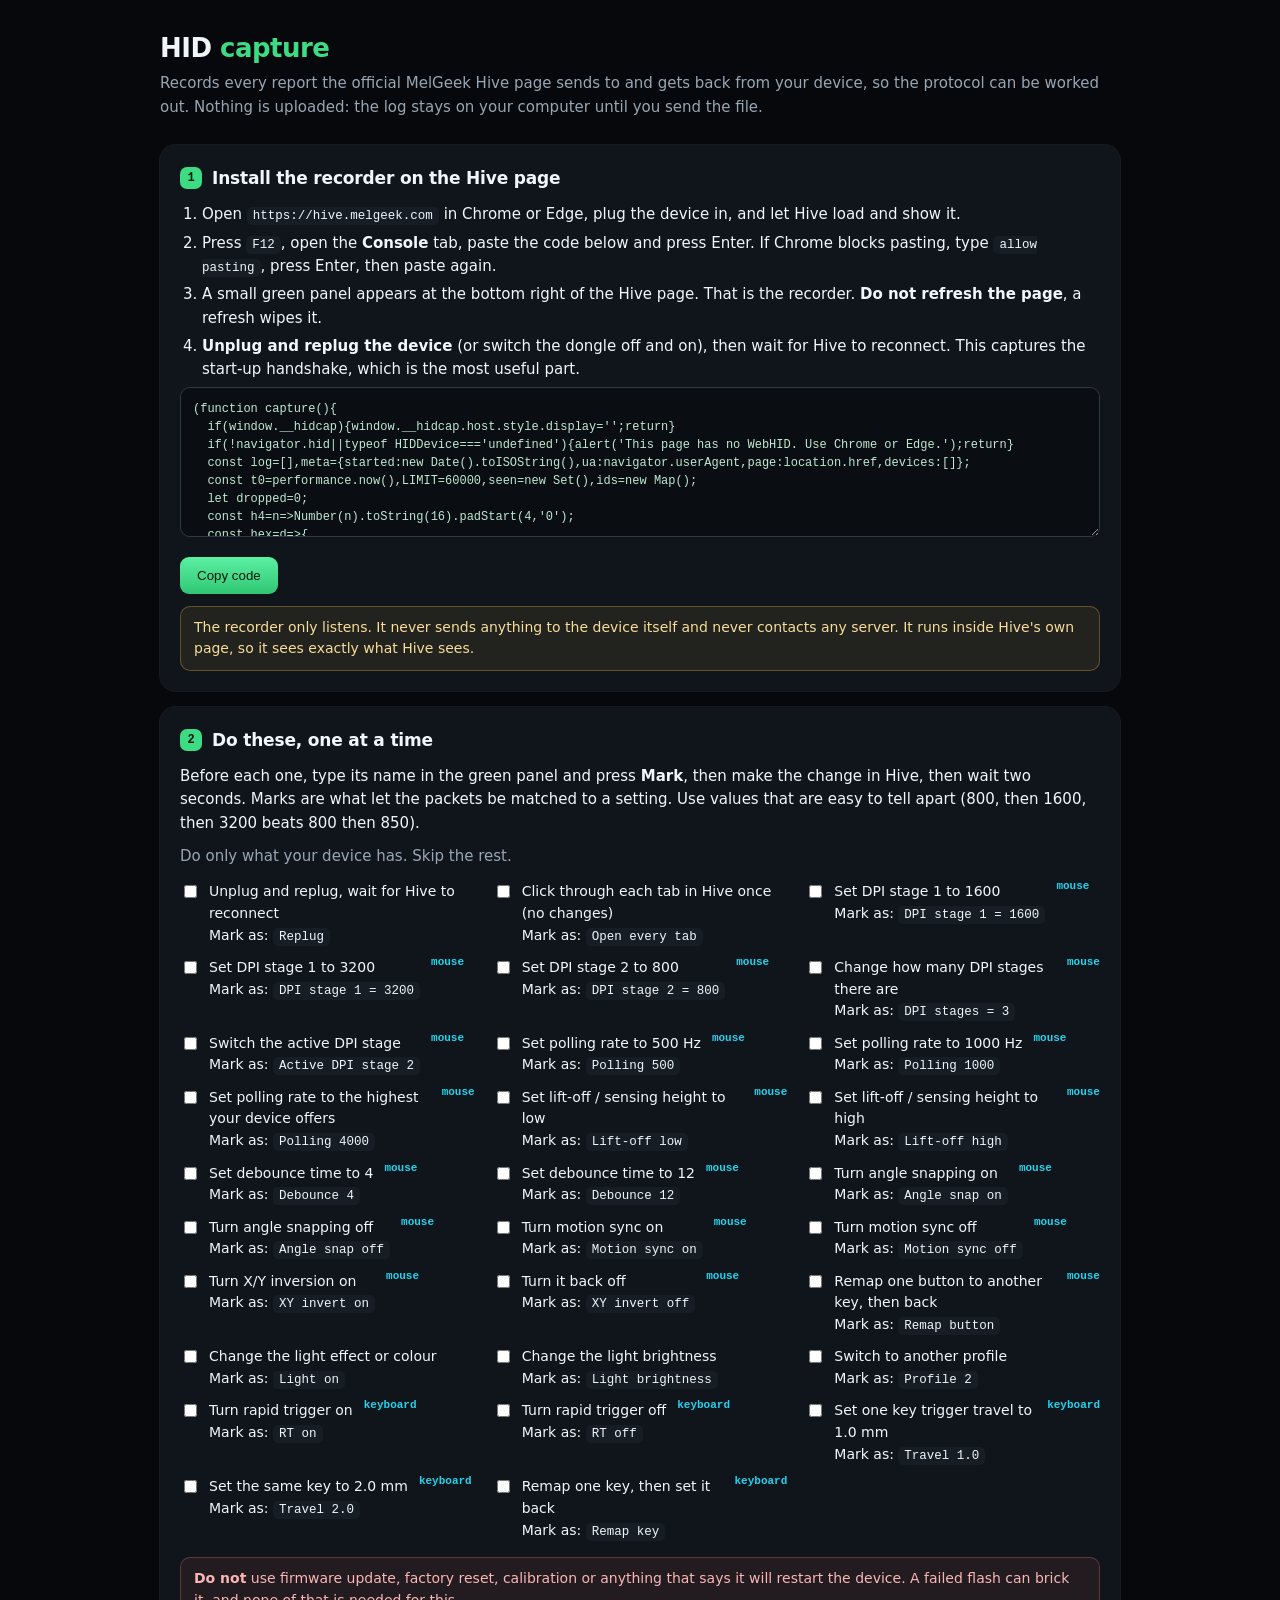
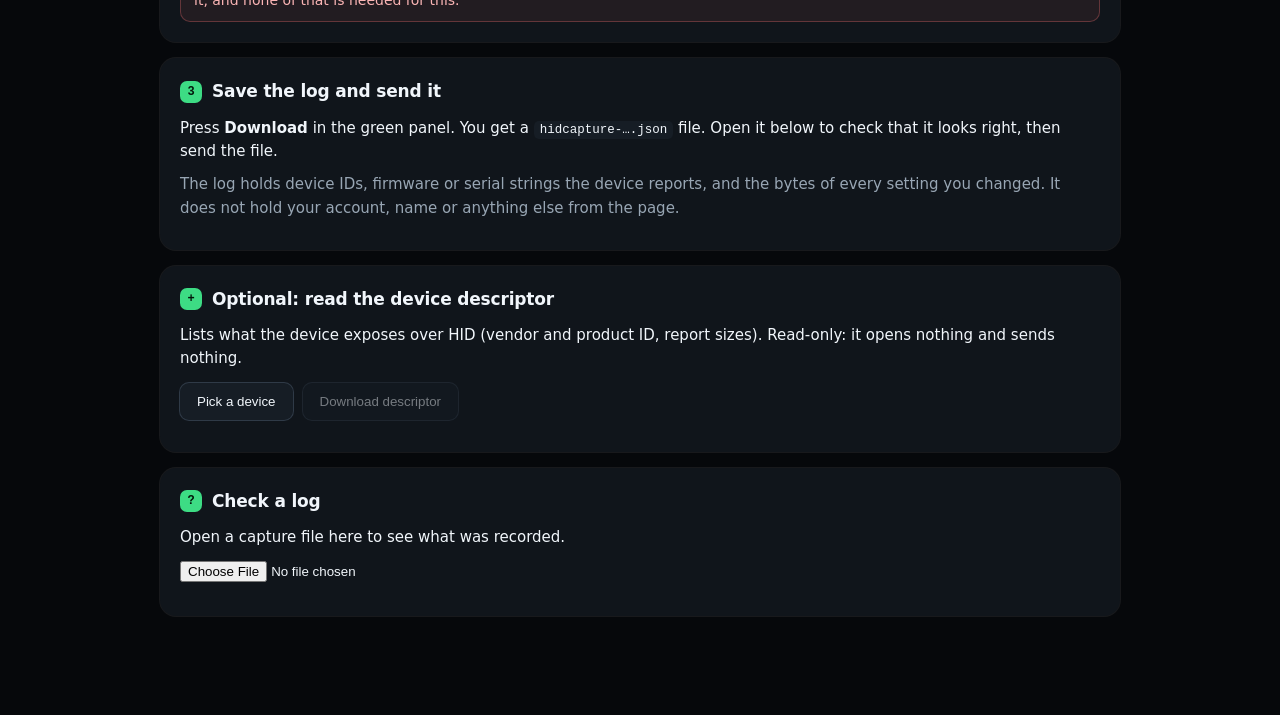
<file: tools/hidcapture.html>
<!DOCTYPE html>
<html lang="en">
<head>
<meta charset="utf-8">
<meta http-equiv="Content-Security-Policy" content="default-src 'none'; script-src 'unsafe-inline'; style-src 'unsafe-inline'; base-uri 'none'; form-action 'none'">
<meta name="viewport" content="width=device-width,initial-scale=1">
<title>HID capture</title>
<style>
  :root{
    --bg:#06080b; --card:#10151b; --card2:#161d25; --line:#232c37; --line2:#2f3a47;
    --ink:#f1f6fb; --dim:#98a6b4; --dimmer:#5f6c79;
    --acc:#3ddc84; --acc2:#22d3ee; --warn:#f5c451; --bad:#f87171;
    --mono:ui-monospace,'IBM Plex Mono',SFMono-Regular,Menlo,Consolas,monospace;
  }
  *{box-sizing:border-box}
  html,body{margin:0;min-height:100%;background:var(--bg);color:var(--ink);
    font:15px/1.55 Inter,system-ui,-apple-system,sans-serif;-webkit-font-smoothing:antialiased}
  .wrap{max-width:1000px;margin:0 auto;padding:28px 20px 90px}
  h1{margin:0 0 4px;font-size:26px;letter-spacing:-.02em}
  h1 span{color:var(--acc)}
  .sub{color:var(--dim);margin:0 0 26px}
  h2{margin:0 0 12px;font-size:17px;letter-spacing:-.01em;display:flex;align-items:center;gap:10px}
  h2 i{font:600 12px/1 var(--mono);font-style:normal;color:#03170b;background:var(--acc);
    width:22px;height:22px;border-radius:7px;display:grid;place-items:center}
  section{background:var(--card);border-radius:16px;padding:20px;margin:0 0 16px;
    box-shadow:0 0 0 1px rgba(255,255,255,.07)}
  p{margin:0 0 10px}
  .dim{color:var(--dim)}
  .warn{background:rgba(245,196,81,.08);border:1px solid rgba(245,196,81,.3);color:#f7dc9a;
    border-radius:10px;padding:10px 13px;margin:12px 0 0;font-size:14px}
  .bad{background:rgba(248,113,113,.08);border:1px solid rgba(248,113,113,.3);color:#fbb5b5;
    border-radius:10px;padding:10px 13px;margin:12px 0 0;font-size:14px}
  ol,ul{margin:0 0 6px;padding-left:22px}
  li{margin:5px 0}
  code,kbd{font-family:var(--mono);font-size:12.5px;background:var(--card2);padding:2px 6px;border-radius:5px}
  textarea{width:100%;min-height:150px;resize:vertical;background:#0a0e13;color:#bfe9d0;
    border:1px solid var(--line2);border-radius:10px;padding:12px;font:12px/1.5 var(--mono)}
  .btn{font:600 14px/1 inherit;padding:11px 17px;border-radius:9px;border:0;cursor:pointer;
    color:#03170b;background:linear-gradient(180deg,#5cf0a2,#2fc774)}
  .btn.ghost{color:var(--ink);background:var(--card2);box-shadow:0 0 0 1px var(--line2)}
  .btn:active{transform:scale(.97)}
  .btn:disabled{opacity:.45;cursor:not-allowed}
  .row{display:flex;gap:10px;flex-wrap:wrap;align-items:center;margin:12px 0 0}
  .checks{display:grid;grid-template-columns:repeat(auto-fill,minmax(290px,1fr));gap:4px 18px;
    list-style:none;padding:0;margin:8px 0 0}
  .checks li{margin:3px 0}
  .checks label{display:flex;gap:9px;align-items:flex-start;cursor:pointer;font-size:14px}
  .checks input{margin-top:4px;accent-color:var(--acc)}
  .checks input:checked + span{color:var(--dimmer);text-decoration:line-through}
  .tag{font:600 11px/1 var(--mono);color:var(--acc2);margin-left:2px}
  table{border-collapse:collapse;width:100%;font-size:13px}
  th,td{text-align:left;padding:6px 9px;border-bottom:1px solid var(--line)}
  th{color:var(--dim);font-weight:500}
  td.m{font-family:var(--mono);font-size:12px}
  .log{max-height:520px;overflow:auto;border:1px solid var(--line);border-radius:10px;background:#0a0e13}
  .log table td,.log table th{padding:3px 8px;border-bottom:1px solid #151c24;white-space:nowrap}
  .log tr.mark td{background:rgba(61,220,132,.12);color:var(--acc);font-weight:600;white-space:normal}
  .k-out td.d{color:#7fd9ff}.k-fout td.d{color:#a4a8ff}.k-in td.d{color:#ffd27a}.k-fin td.d{color:#ffb28a}
  .k-err td{color:var(--bad)}
  .hx{font-family:var(--mono);font-size:12px}
  .hx b{color:#fff;background:rgba(61,220,132,.28);font-weight:500;border-radius:2px}
  .hx .z{color:var(--dimmer)}
  .filters{display:flex;gap:14px;flex-wrap:wrap;align-items:center;margin:0 0 10px;font-size:13px}
  .filters input[type=text]{background:#0a0e13;color:var(--ink);border:1px solid var(--line2);
    border-radius:8px;padding:7px 10px;font:13px var(--mono);width:200px}
  .stat{display:flex;gap:18px;flex-wrap:wrap;margin:0 0 10px;color:var(--dim);font-size:13px}
  .stat b{color:var(--ink)}
  .empty{color:var(--dimmer);padding:18px;text-align:center}
  .tag-sig{font-family:var(--mono)}
  @media(max-width:600px){.wrap{padding:20px 14px 70px}}
</style>
</head>
<body>
<div class="wrap">
  <h1>HID <span>capture</span></h1>
  <p class="sub">Records every report the official MelGeek Hive page sends to and gets back from your device, so the protocol can be worked out. Nothing is uploaded: the log stays on your computer until you send the file.</p>

  <section>
    <h2><i>1</i>Install the recorder on the Hive page</h2>
    <ol>
      <li>Open <code>https://hive.melgeek.com</code> in Chrome or Edge, plug the device in, and let Hive load and show it.</li>
      <li>Press <kbd>F12</kbd>, open the <b>Console</b> tab, paste the code below and press Enter. If Chrome blocks pasting, type <code>allow pasting</code>, press Enter, then paste again.</li>
      <li>A small green panel appears at the bottom right of the Hive page. That is the recorder. <b>Do not refresh the page</b>, a refresh wipes it.</li>
      <li><b>Unplug and replug the device</b> (or switch the dongle off and on), then wait for Hive to reconnect. This captures the start-up handshake, which is the most useful part.</li>
    </ol>
    <textarea id="snippet" readonly spellcheck="false"></textarea>
    <div class="row">
      <button class="btn" id="copy">Copy code</button>
      <span class="dim" id="copied"></span>
    </div>
    <div class="warn">The recorder only listens. It never sends anything to the device itself and never contacts any server. It runs inside Hive's own page, so it sees exactly what Hive sees.</div>
  </section>

  <section>
    <h2><i>2</i>Do these, one at a time</h2>
    <p>Before each one, type its name in the green panel and press <b>Mark</b>, then make the change in Hive, then wait two seconds. Marks are what let the packets be matched to a setting. Use values that are easy to tell apart (800, then 1600, then 3200 beats 800 then 850).</p>
    <p class="dim">Do only what your device has. Skip the rest.</p>
    <ul class="checks" id="todo"></ul>
    <div class="bad"><b>Do not</b> use firmware update, factory reset, calibration or anything that says it will restart the device. A failed flash can brick it, and none of that is needed for this.</div>
  </section>

  <section>
    <h2><i>3</i>Save the log and send it</h2>
    <p>Press <b>Download</b> in the green panel. You get a <code>hidcapture-….json</code> file. Open it below to check that it looks right, then send the file.</p>
    <p class="dim">The log holds device IDs, firmware or serial strings the device reports, and the bytes of every setting you changed. It does not hold your account, name or anything else from the page.</p>
  </section>

  <section>
    <h2><i>+</i>Optional: read the device descriptor</h2>
    <p>Lists what the device exposes over HID (vendor and product ID, report sizes). Read-only: it opens nothing and sends nothing.</p>
    <div class="row">
      <button class="btn ghost" id="probe">Pick a device</button>
      <button class="btn ghost" id="probeDl" disabled>Download descriptor</button>
    </div>
    <div id="probeOut" style="margin-top:12px"></div>
    <div class="warn" id="nohid" hidden>This browser has no WebHID. Use Chrome or Edge on a computer.</div>
  </section>

  <section>
    <h2><i>?</i>Check a log</h2>
    <p>Open a capture file here to see what was recorded.</p>
    <div class="row"><input type="file" id="file" accept=".json,application/json"></div>
    <div id="viewer" style="margin-top:14px"></div>
  </section>
</div>

<script>
function capture(){
  if(window.__hidcap){window.__hidcap.host.style.display='';return}
  if(!navigator.hid||typeof HIDDevice==='undefined'){alert('This page has no WebHID. Use Chrome or Edge.');return}
  const log=[],meta={started:new Date().toISOString(),ua:navigator.userAgent,page:location.href,devices:[]};
  const t0=performance.now(),LIMIT=60000,seen=new Set(),ids=new Map();
  let dropped=0;
  const h4=n=>Number(n).toString(16).padStart(4,'0');
  const hex=d=>{
    if(d==null)return '';
    const u=d instanceof ArrayBuffer?new Uint8Array(d):new Uint8Array(d.buffer,d.byteOffset,d.byteLength);
    let s='';for(let i=0;i<u.length;i++)s+=u[i].toString(16).padStart(2,'0');return s;
  };
  const bytes=it=>Math.ceil((it.reportSize||0)*(it.reportCount||0)/8);
  const describe=d=>{
    const cols=(d.collections||[]).map(c=>({
      usagePage:c.usagePage,usage:c.usage,
      input:(c.inputReports||[]).map(r=>({id:r.reportId,bytes:(r.items||[]).reduce((a,i)=>a+bytes(i),0)})),
      output:(c.outputReports||[]).map(r=>({id:r.reportId,bytes:(r.items||[]).reduce((a,i)=>a+bytes(i),0)})),
      feature:(c.featureReports||[]).map(r=>({id:r.reportId,bytes:(r.items||[]).reduce((a,i)=>a+bytes(i),0)}))
    }));
    return {vendorId:d.vendorId,productId:d.productId,productName:d.productName,collections:cols};
  };
  const key=d=>{
    if(ids.has(d))return ids.get(d);
    const c=(d.collections||[])[0];
    const k=h4(d.vendorId)+':'+h4(d.productId)+(c?' '+c.usagePage.toString(16)+'/'+c.usage.toString(16):'');
    ids.set(d,k);return k;
  };
  const t=()=>Math.round((performance.now()-t0)*100)/100;
  const add=e=>{
    e.t=t();
    const last=log[log.length-1];
    if(e.k==='in'&&last&&last.k==='in'&&last.dev===e.dev&&last.id===e.id&&last.hex===e.hex){last.n=(last.n||1)+1;last.t2=e.t;return}
    if(log.length>=LIMIT){dropped++;ui.count();return}
    log.push(e);ui.count();
  };
  const watch=d=>{
    if(!d||seen.has(d))return;
    seen.add(d);
    const info=describe(d);
    if(!meta.devices.some(x=>x.vendorId===info.vendorId&&x.productId===info.productId&&JSON.stringify(x.collections)===JSON.stringify(info.collections)))meta.devices.push(info);
    d.addEventListener('inputreport',ev=>add({k:'in',dev:key(d),id:ev.reportId,hex:hex(ev.data)}));
  };
  const P=HIDDevice.prototype;
  const origSend=P.sendReport,origFSend=P.sendFeatureReport,origRecv=P.receiveFeatureReport,origOpen=P.open,origClose=P.close;
  P.sendReport=function(id,data){
    watch(this);add({k:'out',dev:key(this),id,hex:hex(data)});
    const p=origSend.apply(this,arguments);
    if(p&&p.catch)p.catch(e=>add({k:'err',dev:key(this),text:'sendReport: '+(e&&e.message)}));
    return p;
  };
  P.sendFeatureReport=function(id,data){
    watch(this);add({k:'fout',dev:key(this),id,hex:hex(data)});
    const p=origFSend.apply(this,arguments);
    if(p&&p.catch)p.catch(e=>add({k:'err',dev:key(this),text:'sendFeatureReport: '+(e&&e.message)}));
    return p;
  };
  P.receiveFeatureReport=async function(id){
    watch(this);
    try{const r=await origRecv.apply(this,arguments);add({k:'fin',dev:key(this),id,hex:hex(r)});return r}
    catch(e){add({k:'err',dev:key(this),text:'receiveFeatureReport: '+(e&&e.message)});throw e}
  };
  P.open=function(){watch(this);add({k:'ev',dev:key(this),text:'open'});return origOpen.apply(this,arguments)};
  P.close=function(){add({k:'ev',dev:key(this),text:'close'});return origClose.apply(this,arguments)};
  const nh=navigator.hid,gd=nh.getDevices.bind(nh),rd=nh.requestDevice.bind(nh);
  nh.getDevices=async function(){const r=await gd.apply(null,arguments);r.forEach(watch);return r};
  nh.requestDevice=async function(o){
    add({k:'ev',dev:'',text:'requestDevice filters '+JSON.stringify(o&&o.filters)});
    const r=await rd.apply(null,arguments);r.forEach(watch);return r;
  };
  nh.addEventListener('connect',e=>{watch(e.device);add({k:'ev',dev:key(e.device),text:'connect'})});
  nh.addEventListener('disconnect',e=>add({k:'ev',dev:key(e.device),text:'disconnect'}));
  gd().then(r=>r.forEach(watch)).catch(()=>{});

  const host=document.createElement('div');
  host.style.cssText='all:initial;position:fixed;right:16px;bottom:16px;z-index:2147483647';
  const root=host.attachShadow({mode:'open'});
  root.innerHTML='<style>'+
    ':host{all:initial}*{box-sizing:border-box;font:13px/1.4 system-ui,sans-serif}'+
    '.p{width:290px;background:#0d1b13;color:#e9fff3;border:1px solid #2fc774;border-radius:12px;padding:12px;box-shadow:0 10px 40px rgba(0,0,0,.5)}'+
    '.h{display:flex;justify-content:space-between;align-items:center;margin-bottom:8px;font-weight:700;color:#5cf0a2}'+
    '.h span{font-weight:400;color:#9fd9b8;font-size:12px}'+
    'input{width:100%;padding:8px;border-radius:7px;border:1px solid #2f6b49;background:#06120b;color:#fff;margin-bottom:6px}'+
    '.r{display:flex;gap:6px}'+
    'button{flex:1;padding:8px;border-radius:7px;border:0;cursor:pointer;font-weight:700;background:#3ddc84;color:#03170b}'+
    'button.g{background:#1b2c23;color:#cfeedd}'+
    '.m{margin-top:6px;font-size:12px;color:#9fd9b8;min-height:16px}'+
    '</style><div class="p"><div class="h">HID recorder <span id="c">0 reports</span></div>'+
    '<input id="l" placeholder="What are you about to do? e.g. DPI stage 1 to 1600" maxlength="120">'+
    '<div class="r"><button id="m">Mark</button><button class="g" id="d">Download</button><button class="g" id="x" title="Hide panel">_</button></div>'+
    '<div class="m" id="s">Recording. Do not refresh this page.</div></div>';
  const $=id=>root.getElementById(id);
  const ui={count(){$('c').textContent=log.length+' reports'+(dropped?' (+'+dropped+' dropped)':'')}};
  ['keydown','keyup','keypress'].forEach(n=>$('l').addEventListener(n,e=>e.stopPropagation()));
  const mark=()=>{
    const v=$('l').value.trim();
    if(!v)return;
    add({k:'mark',text:v});
    $('l').value='';
    $('s').textContent='Marked: '+v+'. Now make the change.';
  };
  $('m').onclick=mark;
  $('l').addEventListener('keydown',e=>{if(e.key==='Enter')mark()});
  const download=()=>{
    const first=meta.devices[0];
    const name='hidcapture-'+(first?h4(first.vendorId)+'-'+h4(first.productId):'device')+'-'+new Date().toISOString().replace(/[:.]/g,'-')+'.json';
    const blob=new Blob([JSON.stringify({format:'hidcapture/1',meta:Object.assign({},meta,{ended:new Date().toISOString(),dropped}),log})],{type:'application/json'});
    const a=document.createElement('a');a.href=URL.createObjectURL(blob);a.download=name;
    document.body.appendChild(a);a.click();a.remove();
    $('s').textContent='Saved '+name;
  };
  $('d').onclick=download;
  $('x').onclick=()=>{host.style.display='none'};
  document.documentElement.appendChild(host);
  window.__hidcap={log,meta,host,download,mark:text=>add({k:'mark',text})};
  ui.count();
}
(function(){
  const $=id=>document.getElementById(id);
  const snippet='('+capture.toString()+')();';
  $('snippet').value=snippet;
  $('copy').onclick=()=>{
    const done=ok=>{$('copied').textContent=ok?'Copied.':'Could not copy, select the text and copy it by hand.'};
    if(navigator.clipboard&&navigator.clipboard.writeText)navigator.clipboard.writeText(snippet).then(()=>done(true),()=>{$('snippet').select();done(false)});
    else{$('snippet').select();done(false)}
  };
  const TODO=[
    ['Replug','Unplug and replug, wait for Hive to reconnect','all'],
    ['Open every tab','Click through each tab in Hive once (no changes)','all'],
    ['DPI stage 1 = 1600','Set DPI stage 1 to 1600','mouse'],
    ['DPI stage 1 = 3200','Set DPI stage 1 to 3200','mouse'],
    ['DPI stage 2 = 800','Set DPI stage 2 to 800','mouse'],
    ['DPI stages = 3','Change how many DPI stages there are','mouse'],
    ['Active DPI stage 2','Switch the active DPI stage','mouse'],
    ['Polling 500','Set polling rate to 500 Hz','mouse'],
    ['Polling 1000','Set polling rate to 1000 Hz','mouse'],
    ['Polling 4000','Set polling rate to the highest your device offers','mouse'],
    ['Lift-off low','Set lift-off / sensing height to low','mouse'],
    ['Lift-off high','Set lift-off / sensing height to high','mouse'],
    ['Debounce 4','Set debounce time to 4','mouse'],
    ['Debounce 12','Set debounce time to 12','mouse'],
    ['Angle snap on','Turn angle snapping on','mouse'],
    ['Angle snap off','Turn angle snapping off','mouse'],
    ['Motion sync on','Turn motion sync on','mouse'],
    ['Motion sync off','Turn motion sync off','mouse'],
    ['XY invert on','Turn X/Y inversion on','mouse'],
    ['XY invert off','Turn it back off','mouse'],
    ['Remap button','Remap one button to another key, then back','mouse'],
    ['Light on','Change the light effect or colour','all'],
    ['Light brightness','Change the light brightness','all'],
    ['Profile 2','Switch to another profile','all'],
    ['RT on','Turn rapid trigger on','keyboard'],
    ['RT off','Turn rapid trigger off','keyboard'],
    ['Travel 1.0','Set one key trigger travel to 1.0 mm','keyboard'],
    ['Travel 2.0','Set the same key to 2.0 mm','keyboard'],
    ['Remap key','Remap one key, then set it back','keyboard']
  ];
  const ul=$('todo');
  TODO.forEach(([label,text,who])=>{
    const li=document.createElement('li'),lb=document.createElement('label'),cb=document.createElement('input'),sp=document.createElement('span'),tg=document.createElement('span');
    cb.type='checkbox';
    sp.textContent=text+'  ';
    const code=document.createElement('code');code.textContent=label;
    sp.appendChild(document.createElement('br'));sp.appendChild(document.createTextNode('Mark as: '));sp.appendChild(code);
    tg.className='tag';tg.textContent=who==='all'?'':who;
    lb.append(cb,sp,tg);li.appendChild(lb);ul.appendChild(li);
  });

  let probeData=null;
  if(!navigator.hid){$('nohid').hidden=false;$('probe').disabled=true}
  $('probe').onclick=async()=>{
    const out=$('probeOut');
    out.textContent='';
    let devs;
    try{devs=await navigator.hid.requestDevice({filters:[]})}catch(e){out.textContent='Could not open the picker: '+e.message;return}
    if(!devs.length){out.textContent='No device chosen.';return}
    probeData=devs.map(d=>({
      vendorId:d.vendorId,productId:d.productId,productName:d.productName,
      collections:d.collections.map(c=>({
        usagePage:c.usagePage,usage:c.usage,
        input:c.inputReports.map(r=>r.reportId),
        output:c.outputReports.map(r=>r.reportId),
        feature:c.featureReports.map(r=>r.reportId),
        sizes:{
          input:c.inputReports.map(r=>(r.items||[]).reduce((a,i)=>a+Math.ceil((i.reportSize||0)*(i.reportCount||0)/8),0)),
          output:c.outputReports.map(r=>(r.items||[]).reduce((a,i)=>a+Math.ceil((i.reportSize||0)*(i.reportCount||0)/8),0)),
          feature:c.featureReports.map(r=>(r.items||[]).reduce((a,i)=>a+Math.ceil((i.reportSize||0)*(i.reportCount||0)/8),0))
        }
      }))
    }));
    $('probeDl').disabled=false;
    const tbl=document.createElement('table');
    tbl.innerHTML='<tr><th>Device</th><th>IDs</th><th>Usage</th><th>Input</th><th>Output</th><th>Feature</th></tr>';
    probeData.forEach(d=>d.collections.forEach(c=>{
      const tr=document.createElement('tr');
      const cell=(txt,cls)=>{const td=document.createElement('td');td.textContent=txt;if(cls)td.className=cls;tr.appendChild(td)};
      const rep=(ids,sz)=>ids.length?ids.map((x,i)=>'#'+x+' ('+sz[i]+'B)').join(' '):'-';
      cell(d.productName||'?');
      cell(d.vendorId.toString(16).padStart(4,'0')+':'+d.productId.toString(16).padStart(4,'0'),'m');
      cell(c.usagePage.toString(16)+'/'+c.usage.toString(16),'m');
      cell(rep(c.input,c.sizes.input),'m');cell(rep(c.output,c.sizes.output),'m');cell(rep(c.feature,c.sizes.feature),'m');
      tbl.appendChild(tr);
    }));
    out.appendChild(tbl);
  };
  $('probeDl').onclick=()=>{
    if(!probeData)return;
    const a=document.createElement('a');
    a.href=URL.createObjectURL(new Blob([JSON.stringify({format:'hiddescriptor/1',devices:probeData},null,1)],{type:'application/json'}));
    a.download='hiddescriptor-'+new Date().toISOString().replace(/[:.]/g,'-')+'.json';
    document.body.appendChild(a);a.click();a.remove();
  };

  const KIND={out:'out',fout:'feat out',in:'in',fin:'feat in',mark:'mark',err:'error',ev:'event'};
  const viewer=$('viewer');
  const render=data=>{
    viewer.textContent='';
    const log=data&&data.log;
    if(!Array.isArray(log)){viewer.textContent='That file is not a capture.';return}
    const meta=data.meta||{};
    const counts={};
    log.forEach(e=>{counts[e.k]=(counts[e.k]||0)+1});
    const stat=document.createElement('div');stat.className='stat';
    const addStat=(l,v)=>{const s=document.createElement('span');s.append(l+' ');const b=document.createElement('b');b.textContent=v;s.appendChild(b);stat.appendChild(s)};
    addStat('reports',log.length);
    Object.keys(counts).forEach(k=>addStat(KIND[k]||k,counts[k]));
    (meta.devices||[]).forEach(d=>addStat('device',d.vendorId.toString(16).padStart(4,'0')+':'+d.productId.toString(16).padStart(4,'0')+' '+(d.productName||'')));
    if(meta.dropped)addStat('dropped',meta.dropped);
    viewer.appendChild(stat);
    if(!counts.out&&!counts.fout)viewer.appendChild(Object.assign(document.createElement('div'),{className:'warn',textContent:'No reports were sent to the device. The recorder may have been installed after Hive finished talking to it, or the page was refreshed. Replug the device with the recorder on screen and capture again.'}));
    if(!counts.mark)viewer.appendChild(Object.assign(document.createElement('div'),{className:'warn',textContent:'No marks in this log. Without marks the packets cannot be matched to settings.'}));

    const filters=document.createElement('div');filters.className='filters';
    const checks={};
    ['out','fout','in','fin','err','ev'].forEach(k=>{
      const l=document.createElement('label');const c=document.createElement('input');c.type='checkbox';c.checked=true;checks[k]=c;
      l.append(c,' '+KIND[k]);filters.appendChild(l);
    });
    const q=document.createElement('input');q.type='text';q.placeholder='filter hex or text';filters.appendChild(q);
    const cp=document.createElement('button');cp.className='btn ghost';cp.textContent='Copy visible';cp.style.padding='7px 12px';filters.appendChild(cp);
    viewer.appendChild(filters);
    const box=document.createElement('div');box.className='log';viewer.appendChild(box);

    const prev={};
    const rows=log.map(e=>{
      const id=e.k+'|'+e.dev;
      const p=prev[id];prev[id]=e.hex;
      return {e,p};
    });
    const trim=h=>h.replace(/(00)+$/,'');
    const draw=()=>{
      box.textContent='';
      const tbl=document.createElement('table');
      tbl.innerHTML='<tr><th>ms</th><th>dir</th><th>dev</th><th>id</th><th>bytes (changed vs previous in white, trailing 00 dimmed)</th></tr>';
      const needle=q.value.trim().toLowerCase();
      let shown=0;const text=[];
      rows.forEach(({e,p})=>{
        if(e.k!=='mark'&&checks[e.k]&&!checks[e.k].checked)return;
        if(needle&&!(String(e.hex||'')+' '+String(e.text||'')).toLowerCase().includes(needle)&&e.k!=='mark')return;
        const tr=document.createElement('tr');
        if(e.k==='mark'){
          tr.className='mark';
          const td=document.createElement('td');td.colSpan=5;td.textContent='MARK  '+e.text+'   @ '+e.t+' ms';tr.appendChild(td);
          text.push('--- MARK: '+e.text+' @'+e.t);
        }else{
          tr.className='k-'+e.k;
          const mk=(v,cls)=>{const td=document.createElement('td');td.textContent=v;if(cls)td.className=cls;tr.appendChild(td);return td};
          mk(e.t);mk((KIND[e.k]||e.k)+(e.n?' x'+e.n:''),'d');mk(e.dev||'');mk(e.id==null?'':e.id);
          const td=mk('','hx');
          if(e.hex!=null&&e.hex!==''){
            const body=trim(e.hex);const tail=e.hex.slice(body.length);
            const ph=p||'';
            for(let i=0;i<body.length;i+=2){
              const by=body.substr(i,2);
              const span=by===ph.substr(i,2)?document.createTextNode(by+' '):Object.assign(document.createElement('b'),{textContent:by+' '});
              td.appendChild(span);
            }
            if(tail){const z=document.createElement('span');z.className='z';z.textContent='+'+(tail.length/2)+'x00';td.appendChild(z)}
            text.push(e.t+' '+(KIND[e.k]||e.k)+' '+e.dev+' id'+e.id+' '+body+(tail?' (+'+tail.length/2+'x00)':''));
          }else{td.textContent=e.text||'';text.push(e.t+' '+(KIND[e.k]||e.k)+' '+(e.text||''))}
        }
        tbl.appendChild(tr);shown++;
      });
      box.appendChild(tbl);
      if(!shown)box.appendChild(Object.assign(document.createElement('div'),{className:'empty',textContent:'Nothing matches.'}));
      box.dataset.text=text.join('\n');
    };
    Object.values(checks).forEach(c=>c.onchange=draw);
    q.oninput=draw;
    cp.onclick=()=>{
      const v=box.dataset.text||'';
      if(navigator.clipboard&&navigator.clipboard.writeText)navigator.clipboard.writeText(v).then(()=>{cp.textContent='Copied'},()=>{cp.textContent='Failed'});
      setTimeout(()=>{cp.textContent='Copy visible'},1500);
    };
    draw();
  };
  $('file').onchange=ev=>{
    const f=ev.target.files[0];
    if(!f)return;
    if(f.size>60*1024*1024){viewer.textContent='File is too large.';return}
    const r=new FileReader();
    r.onload=()=>{
      let d;
      try{d=JSON.parse(r.result)}catch(e){viewer.textContent='That is not valid JSON.';return}
      render(d);
    };
    r.readAsText(f);
  };
})();
</script>
</body>
</html>
</file>
<file: ui.css>
:root{
  --bg:#0a0a0b; --card:#111113; --card2:#18181b; --line:#222225; --line2:#313136;
  --ink:#ececee; --dim:#9b9ba3; --dimmer:#65656d;
  --acc:#5ec28f; --acc-hi:#7fd3a7; --acc-lo:#4eb07e; --acc-dk:#3b8f64; --acc-rgb:94,194,143;
  --acc2:#8f9bb3; --acc2-rgb:143,155,179;
  --warn:#d6a84f; --bad:#e2675f;
  --glow:transparent; --stage:var(--acc);
  --ring:0 0 0 1px var(--line); --ring-hover:0 0 0 1px var(--line2);
  --ease:cubic-bezier(.2,0,0,1);
  --mono:'IBM Plex Mono',ui-monospace,SFMono-Regular,Menlo,monospace;
  --sans:Inter,system-ui,-apple-system,'Segoe UI',sans-serif;
  --disp:var(--sans);
  --r:8px;
}
html[data-theme=cyan]{--acc:#5ab4d0;--acc-hi:#7cc8df;--acc-lo:#4aa2bd;--acc-dk:#37839b;--acc-rgb:90,180,208}
html[data-theme=violet]{--acc:#9c8fe6;--acc-hi:#b5aaf0;--acc-lo:#887ad6;--acc-dk:#6a5db8;--acc-rgb:156,143,230}
html[data-theme=orange]{--acc:#dc9a5c;--acc-hi:#e8b07c;--acc-lo:#c9864a;--acc-dk:#a56a37;--acc-rgb:220,154,92}
html[data-theme=pink]{--acc:#dc86b0;--acc-hi:#e8a3c4;--acc-lo:#c9729d;--acc-dk:#a5587e;--acc-rgb:220,134,176}

*{box-sizing:border-box}
html{color-scheme:dark;scrollbar-width:thin;scrollbar-color:var(--line2) transparent}
::-webkit-scrollbar{width:10px;height:10px}
::-webkit-scrollbar-track,::-webkit-scrollbar-corner{background:transparent}
::-webkit-scrollbar-thumb{background:var(--line2);border-radius:10px;border:3px solid transparent;background-clip:content-box}
html,body{margin:0;min-height:100%;background:var(--bg);color:var(--ink);
  font-family:var(--sans);font-size:14px;line-height:1.55;-webkit-font-smoothing:antialiased}
a{color:inherit;text-underline-offset:3px;text-decoration-color:var(--line2)}
a:hover{text-decoration-color:currentColor}
:focus-visible{outline:2px solid var(--acc);outline-offset:2px}
[hidden],.hidden{display:none !important}
code{font:12px var(--mono);background:var(--card2);padding:1px 5px;border-radius:4px}
fieldset{border:0;padding:0;margin:0;min-width:0}
fieldset:disabled{opacity:.55}
summary{cursor:pointer}
.wrap{max-width:1180px;margin:0 auto;padding:0 28px 72px}

header{display:flex;align-items:center;gap:12px;min-height:60px;padding:10px 0;border-bottom:1px solid var(--line)}
.brand{display:flex;align-items:center;gap:8px;text-decoration:none;flex:0 0 auto}
.brand .mark{display:grid;place-items:center}
.brand .mark svg{width:17px;height:17px;color:var(--dim) !important}
.brand b{font:600 14px/1 var(--sans);letter-spacing:-.01em}
.brand b span{color:var(--dim)}
.devhead{display:flex;align-items:baseline;gap:4px 12px;flex-wrap:wrap;flex:1;min-width:0}
.brand + .devhead{padding-left:14px;border-left:1px solid var(--line)}
h1{margin:0;font:500 14px/1.3 var(--sans);white-space:nowrap;overflow:hidden;text-overflow:ellipsis}
h1 .brandtag{color:var(--dim);font-weight:400}
.status{display:inline-flex;align-items:center;gap:7px;font-size:12.5px;color:var(--dim)}
.status::before{content:'';width:6px;height:6px;border-radius:50%;background:var(--acc)}
.status b{color:var(--ink);font-weight:500}
.status.off::before{background:var(--dimmer)}

.btn{display:inline-block;font:500 13px/1 var(--sans);padding:9px 14px;border-radius:7px;border:1px solid var(--ink);
  background:var(--ink);color:#0a0a0b;cursor:pointer;text-decoration:none;white-space:nowrap;
  transition:background-color .12s,border-color .12s,opacity .12s}
.btn:hover:not(:disabled){background:#fff;border-color:#fff}
.btn:disabled{opacity:.4;cursor:not-allowed}
.btn.ghost{background:transparent;color:var(--ink);border-color:var(--line2)}
.btn.ghost:hover:not(:disabled){background:var(--card2);border-color:#45454b}
.btn.ghost[aria-pressed=true]{background:var(--card2);border-color:var(--dim)}
.btn.icon{padding:8px;display:inline-grid;place-items:center}
.btn.icon svg{width:15px;height:15px}
.btn.quiet{background:transparent;color:#eba9a3;border-color:#4d2c2a}
.btn.quiet:hover:not(:disabled){background:#1f1312;border-color:#6b3a37}

.hero{max-width:560px;margin:72px auto 0;text-align:center}
.hero .art{width:132px;margin:0 auto 20px}
.hero .art img{display:block;width:100%}
.hero .art.reel{width:auto}
.reel{height:200px}
.reel img{width:100%;height:100%;object-fit:contain}
.reelcap{font:400 11.5px var(--mono);color:var(--dimmer);margin:-8px 0 20px;min-height:17px;overflow-wrap:anywhere}
.kicker{font:500 11px/1 var(--mono);letter-spacing:.12em;text-transform:uppercase;color:var(--dimmer)}
.hero h2{margin:12px 0 10px;font:600 24px/1.2 var(--sans);letter-spacing:-.02em}
.hero p{margin:0 auto 24px;max-width:460px;color:var(--dim)}
.hero .btn{padding:11px 18px;font-size:14px}
.hero .fine{margin:20px auto 0;color:var(--dimmer);font-size:13px}

#app{display:grid;grid-template-columns:224px minmax(0,1fr);gap:44px;margin-top:28px;align-items:start}
aside{position:sticky;top:20px;display:flex;flex-direction:column;gap:22px;min-width:0}
.devcard .art{display:grid;place-items:center;margin:0 0 14px}
.devcard .art.wait{height:120px}
.devcard .art img,.devcard .art svg{display:block;max-width:100%;max-height:130px;width:auto;height:auto;object-fit:contain;filter:none !important}
.devcard .art svg{height:110px}
.skins{display:flex;justify-content:center;flex-wrap:wrap;gap:8px;margin:0 0 14px}
.skin{width:14px;height:14px;padding:0;border-radius:50%;border:2px solid var(--bg);cursor:pointer;box-shadow:0 0 0 1px var(--line2)}
.skin[aria-pressed=true]{box-shadow:0 0 0 1px var(--ink)}
.ring,.mini,.ring .mid>div{display:flex;align-items:center;gap:10px}
.ring,.mini{padding:8px 0;border-top:1px solid var(--line);min-width:0}
.ring>svg{width:14px;height:14px;transform:rotate(-90deg);flex:0 0 auto;order:2}
.ring .trk{fill:none;stroke:var(--line2);stroke-width:14}
#sBattBar{fill:none;stroke:var(--acc);stroke-width:14;stroke-dasharray:238.76;stroke-dashoffset:238.76;transition:stroke-dashoffset .4s}
.ring .mid{flex:1;min-width:0}
.ring .mid>div{flex-direction:row-reverse}
.ring .k,.mini .k{flex:1;font-size:12.5px;color:var(--dim);text-transform:lowercase}
.ring .k::first-letter,.mini .k::first-letter{text-transform:uppercase}
.ring .v,.mini .v{font:500 12.5px var(--mono);color:var(--ink) !important;text-shadow:none !important;white-space:nowrap;overflow:hidden;text-overflow:ellipsis}
.batt-row{display:flex;align-items:center;gap:4px}
.chg-bolt{color:var(--acc)}

.tabs{display:flex;flex-direction:column;gap:1px}
.tabs button{display:flex;align-items:center;gap:10px;text-align:left;font:500 13.5px/1 var(--sans);padding:9px 10px;
  border:0;border-radius:6px;background:transparent;color:var(--dim);cursor:pointer;transition:background-color .12s,color .12s}
.tabs button svg{flex:0 0 auto;width:15px;height:15px;opacity:.7}
.tabs button:hover{color:var(--ink)}
.tabs button:disabled{opacity:.45;cursor:progress}
.tabs button[aria-pressed=true]{color:var(--ink);background:var(--card2)}
.tabs button[aria-pressed=true] svg{opacity:1}
.foot,.footer{color:var(--dimmer);font-size:12.5px;margin:0}
.foot a,.footer a{color:var(--dim)}

main{min-width:0}
.phead{display:flex;align-items:flex-end;justify-content:space-between;gap:20px;margin:0 0 20px}
.phead h2{margin:0;font:600 20px/1.2 var(--sans);letter-spacing:-.015em}
.phead p{margin:4px 0 0;color:var(--dim);font-size:13.5px}
.sect{margin:28px 0 10px;font:500 11px/1 var(--mono);letter-spacing:.1em;text-transform:uppercase;color:var(--dimmer)}
.phead + .sect{margin-top:0}
.grid2{display:grid;grid-template-columns:repeat(2,minmax(0,1fr));gap:0 36px}
.item{position:relative;padding:18px 0;border-top:1px solid var(--line)}
.item .item,.item.inner{border-top:0;padding:12px 0 0}
.item .t,.item h3{margin:0;font:600 14px/1.4 var(--sans)}
.item .d,.item>p{margin:2px 0 0;font-size:13px;color:var(--dim);max-width:64ch}
.item.row,.item .head{display:flex;align-items:center;gap:20px}
.item.row>div,.item .head>div{flex:1;min-width:0}
.note{color:var(--dim);font-size:12.5px;margin:10px 0 0}

.seg{display:inline-flex;flex-wrap:wrap;gap:2px;max-width:100%;margin-top:12px;padding:3px;background:var(--card);
  border:1px solid var(--line);border-radius:var(--r)}
.seg button{flex:1 1 auto;min-width:54px;font:500 13px/1 var(--sans);padding:7px 14px;border:0;border-radius:5px;
  background:transparent;color:var(--dim);cursor:pointer;transition:background-color .12s,color .12s}
.seg button:hover{color:var(--ink)}
.seg button[aria-pressed=true]{background:var(--line2);color:var(--ink)}
.seg.busy{opacity:.5;pointer-events:none}

.slider{display:flex;align-items:center;gap:16px;margin-top:14px;max-width:640px}
.slider .lbl{flex:0 0 auto;width:74px;font-size:12.5px;color:var(--dim)}
input[type=range]{appearance:none;-webkit-appearance:none;flex:1;min-width:0;height:4px;border-radius:2px;outline-offset:6px;
  cursor:pointer;background:var(--line2)}
input[type=range]::-webkit-slider-thumb{-webkit-appearance:none;width:14px;height:14px;border-radius:50%;background:var(--ink);border:0}
input[type=range]::-moz-range-thumb{width:14px;height:14px;border-radius:50%;background:var(--ink);border:0}
.slider output{flex:0 0 auto;min-width:72px;text-align:center;font:500 13px var(--mono);padding:6px 10px;
  border:1px solid var(--line);border-radius:6px;color:var(--ink)}

.sw{appearance:none;-webkit-appearance:none;flex:0 0 auto;width:36px;height:20px;margin:0;border-radius:20px;background:var(--line2);
  border:0;position:relative;cursor:pointer;transition:background-color .15s}
.sw::after{content:'';position:absolute;top:3px;left:3px;width:14px;height:14px;border-radius:50%;background:var(--dim);
  transition:transform .15s var(--ease),background-color .15s}
.sw:checked{background:var(--acc)}
.sw:checked::after{transform:translateX(16px);background:#0a0a0b}
.sw:disabled{cursor:not-allowed;opacity:.45}

select,.sel,input[type=number],input[type=text],.num{font:400 13px/1.2 var(--sans);color:var(--ink);background:var(--card);
  border:1px solid var(--line2);border-radius:6px;padding:8px 10px;max-width:100%;min-width:0;transition:border-color .12s}
select:hover,select:focus,.sel:hover,.sel:focus,input[type=number]:hover,input[type=number]:focus,.num:focus{outline:none;border-color:var(--dim)}
input[type=number],.num{font-family:var(--mono);width:88px}
input[type=color]{width:40px;height:30px;padding:2px;border-radius:6px;border:1px solid var(--line2);background:var(--card);cursor:pointer}
input[type=checkbox]:not(.sw),input[type=radio]{accent-color:var(--acc)}
label.inline{font-size:13px;color:var(--dim);display:flex;align-items:center;gap:9px}

.kv{width:100%;border-collapse:collapse;font-family:var(--mono);font-size:12.5px}
.kv td{padding:7px 0;border-bottom:1px solid var(--line)}
.kv tr:last-child td{border-bottom:0}
.kv td:first-child{color:var(--dim)}
.kv td:last-child{text-align:right;overflow-wrap:anywhere}
#log{font-family:var(--mono);font-size:11px;line-height:1.6;background:var(--card);border:1px solid var(--line);border-radius:var(--r);
  padding:10px 12px;margin-top:14px;height:220px;overflow:auto;white-space:pre-wrap;word-break:break-all;color:var(--dimmer)}
#log .tx{color:#8ba3c4} #log .rx{color:#8ab59b} #log .er{color:var(--bad)}

#toast{position:fixed;left:50%;bottom:28px;transform:translate(-50%,10px);background:var(--card2);color:var(--ink);font-size:13px;
  padding:10px 16px;border-radius:var(--r);border:1px solid var(--line2);opacity:0;pointer-events:none;
  transition:opacity .15s,transform .15s;z-index:90}
#toast.show{opacity:1;transform:translate(-50%,0)}
#toast.bad{border-color:#6b3a37;color:#f3c1bc}

.heads,.demobar,.notice,.warn,.detect,.callout{padding:11px 14px;border:1px solid var(--line);border-radius:var(--r);
  font-size:13px;color:var(--dim)}
.heads{display:flex;gap:12px;align-items:flex-start;margin-bottom:16px;border-left:2px solid var(--warn)}
.heads span{flex:0 0 auto;color:var(--warn)}
.heads b{color:var(--ink);font-weight:600;display:block}
.demobar{display:flex;align-items:center;gap:14px;margin:16px 0 0}
.demobar b{color:var(--warn);font-weight:600}
.demobar span{flex:1;min-width:0}
.demobar a{flex:0 0 auto;font-size:12.5px;color:var(--ink)}
.demobar code{font:12px var(--mono)}
.notice{margin:16px 0}
.notice.error{border-color:#4d2c2a;color:#eba9a3}
.notice:empty{display:none}

.swatches{display:flex;flex-wrap:wrap;gap:6px;margin-top:12px}
.swatch{display:flex;align-items:center;gap:8px;font:400 12.5px var(--mono);color:var(--dim);border:1px solid var(--line);
  border-radius:6px;padding:5px 9px;cursor:pointer}
.swatch:hover{border-color:var(--line2)}
.swatch input{width:24px;height:20px;padding:0;border:0;background:none;cursor:pointer}
.swatch.on{border-color:var(--dim);color:var(--ink)}
.swatchlbl{margin-top:16px;font:500 11px/1 var(--mono);letter-spacing:.1em;text-transform:uppercase;color:var(--dimmer)}

.btnwrap{display:grid;grid-template-columns:210px minmax(0,1fr);gap:28px;margin-top:14px;align-items:start}
.btnart{position:sticky;top:20px;padding:16px 10px;border:1px solid var(--line);border-radius:var(--r)}
.btnart svg{display:block;width:160px;margin:0 auto}
.btnart .cap{margin-top:10px;text-align:center;font:400 12px var(--mono);color:var(--dimmer);min-height:18px}
.btnrow{display:flex;align-items:center;gap:8px 14px;padding:8px 10px;margin:0 -10px;border-radius:6px}
.btnrow:hover,.btnrow.hl{background:var(--card)}
.btnrow .nm{flex:1 1 150px;min-width:0;font-size:13.5px;font-weight:500;display:flex;align-items:center;gap:10px;flex-wrap:wrap}
.btnrow .nm .no{width:20px;height:20px;border-radius:5px;display:grid;place-items:center;flex:0 0 auto;font:500 11px var(--mono);
  color:var(--dim);border:1px solid var(--line2)}
.btnrow .nm small{flex-basis:100%;padding-left:30px;color:var(--dim);font-weight:400;font-size:12.5px;overflow-wrap:anywhere;margin-top:-4px}
.btnrow .sel{flex:0 1 250px}
.mp{stroke:transparent;stroke-width:4;cursor:pointer;transition:fill .12s,stroke .12s}
.mp:hover{fill:rgba(255,255,255,.08);stroke:var(--dimmer)}
.mp.hl{fill:rgba(var(--acc-rgb),.25);stroke:var(--acc)}
.editor{margin-top:14px;padding:16px;border:1px solid var(--line2);border-radius:var(--r);background:var(--card)}
.editor .et{font:600 14px/1.4 var(--sans)}
.erow{display:flex;flex-wrap:wrap;align-items:center;gap:10px;margin-top:12px}
.erow label{font-size:13px;color:var(--dim);display:inline-flex;align-items:center;gap:7px}
.capture{min-width:200px;padding:9px 12px;border:1px dashed var(--line2);border-radius:6px;font:500 13px var(--mono);
  color:var(--ink);background:var(--bg);cursor:pointer;text-align:left}
.capture:focus{outline:none;border:1px solid var(--acc)}
.steps{margin-top:12px;max-height:280px;overflow:auto;border:1px solid var(--line);border-radius:6px;background:var(--bg);counter-reset:step}
.steps:empty{display:none}
.step{display:flex;align-items:center;gap:10px;padding:6px 12px;font:12.5px var(--mono);border-top:1px solid var(--line);counter-increment:step}
.step::before{content:counter(step);min-width:22px;color:var(--dimmer);font-size:11px}
.step:first-child{border-top:0}
.step span{flex:1;min-width:0}
.step .num{width:80px;padding:4px 6px}
.pad{margin-top:12px;padding:24px;text-align:center;border:1px dashed var(--line2);border-radius:6px;color:var(--dim);font-size:13px;user-select:none}
.pad.rec{border:1px solid var(--bad);color:#f3c1bc}
.xbtn{flex:0 0 auto;background:none;border:0;border-radius:6px;color:var(--dim);cursor:pointer;font-size:16px;line-height:1;padding:4px 6px}
.xbtn:hover{color:var(--ink);background:var(--card2)}
.tachyon .price{display:inline-block;margin-left:8px;padding:1px 7px;border-radius:999px;font:500 11px/1.5 var(--mono);
  color:var(--warn);border:1px solid var(--line2);vertical-align:1px}

.profbar{display:flex;align-items:center;gap:16px}
.profbar .seg{margin:0}
.profbar .t{font-size:13px;font-weight:400;color:var(--dim)}
.expand{cursor:pointer;background:none;border:0;color:var(--dim);font:inherit;padding:0}
.modal{position:fixed;inset:0;z-index:60;display:grid;place-items:center;padding:20px;background:rgba(0,0,0,.66)}
.mbox,.sheet{position:relative;width:min(460px,100%);max-height:calc(100vh - 40px);overflow-y:auto;padding:22px;
  border:1px solid var(--line2);border-radius:12px;background:var(--card)}
.mbox{text-align:center}
.mbox h3{margin:0 0 14px;font:600 16px/1.3 var(--sans)}
.mstep{min-height:46px;display:grid;place-items:center;margin-bottom:14px}
.mbars{display:grid;gap:10px;margin:0 0 16px}
.mbars>div,.depth{display:grid;grid-template-columns:54px 1fr;gap:10px;align-items:center;font:400 12px var(--mono);color:var(--dim);text-align:left}
.depth{grid-template-columns:54px 1fr 36px}
.mbars i,.depth i{display:block;height:4px;border-radius:2px;background:var(--line2);overflow:hidden}
.mbars b,.depth b{display:block;height:100%;width:0;background:var(--dim);transition:width .15s}
.mbars .done b,.depth.ok b{background:var(--acc)}
.mres{margin:0 0 16px;font-size:13px;padding:9px 12px;border:1px solid var(--line);border-radius:6px}
.mres.ok{color:var(--acc)} .mres.bad{color:var(--bad)}
.trk{display:grid;gap:8px;margin-top:14px}
.tips{display:grid;gap:6px;margin-top:12px;font-size:13px;color:var(--dim)}
.tips .on{color:var(--acc)}
.tips .red{color:var(--bad)}

body.embed header .brand,body.embed header .lead,body.embed header .icon,body.embed header #connect,
body.embed a[href^="../keyboard/"],body.embed a[href^="../mouse/"]{display:none !important}
body.embed .brand + .devhead{padding-left:0;border-left:0}
body.embed header{min-height:0;padding:6px 0 12px}
body:has(#demoBar:not(.hidden)) header #connect{display:none}

@media (prefers-reduced-motion:reduce){
  *,*::before,*::after{animation:none !important;transition:none !important}
}
@media (max-width:1000px){
  .grid2,.btnwrap{grid-template-columns:minmax(0,1fr)}
  .btnart{position:static}
}
@media (max-width:820px){
  .wrap{padding:0 16px 48px}
  header{flex-wrap:wrap}
  header .lbl{display:none}
  .hero{margin-top:40px}
  #app{grid-template-columns:minmax(0,1fr);gap:18px;margin-top:16px}
  aside{position:static;gap:14px}
  .devcard{display:flex;flex-wrap:wrap;align-items:center;gap:4px 18px}
  .devcard .art{margin:0;flex:0 0 auto}
  .devcard .art.wait{height:48px}
  .devcard .art img,.devcard .art svg{max-height:48px;max-width:90px;height:48px}
  .skins{margin:0}
  .gauges{display:flex;flex-wrap:wrap;gap:0 18px;flex:1 1 auto;min-width:0}
  .minis{display:flex;flex-wrap:wrap;gap:0 18px}
  .ring,.mini{border-top:0;padding:4px 0}
  .tabs{flex-direction:row;overflow-x:auto;scrollbar-width:none;padding-bottom:10px;border-bottom:1px solid var(--line)}
  .tabs::-webkit-scrollbar{display:none}
  .tabs button{flex:0 0 auto;white-space:nowrap}
  aside .foot{display:none}
  .demobar,.profbar{flex-wrap:wrap}
  .item.row{flex-wrap:wrap}
}

.km{display:grid;grid-template-columns:minmax(0,1.15fr) minmax(0,1fr);gap:0 36px;align-items:start}
.kmstage{padding:26px 0 20px}
.kmwrap{display:grid;grid-template-columns:auto minmax(120px,190px) auto;gap:10px;align-items:center;justify-content:center}
.kmmouse svg{display:block;width:100%}
.kmmouse .btn-l,.kmmouse .btn-r{fill:rgba(255,255,255,.03);stroke:var(--line2);stroke-width:1.5;transition:fill .15s,stroke .15s}
.kmmouse .on{fill:rgba(var(--acc-rgb),.3);stroke:var(--acc)}
.kmbox{min-width:92px;padding:12px;border:1px solid var(--line);border-radius:var(--r);font:400 13px var(--mono);color:var(--dim);
  display:flex;flex-direction:column;gap:8px}
.kmbox .row{display:flex;align-items:center;gap:8px;white-space:nowrap}
.kmbox .row svg{flex:0 0 auto}
.kmbox .row b{font-weight:500;color:var(--ink)}
.kmbox .row i{font-style:normal;color:var(--dimmer)}
.kmbox .sw2{display:flex;justify-content:center;padding-top:8px;border-top:1px solid var(--line)}
.kmbox .row.hl,.kmbox .row.hl b,.kmbox .sw2.hl{color:var(--acc)}
.kmbox.sel{border-color:var(--acc)}
.kmtabs{margin-top:0}
.kmnote,.kmwarn{margin-top:10px;font-size:12.5px;color:var(--warn)}
.kmsl{margin-top:20px}
.kmsl.off{opacity:.4;pointer-events:none}
.kmsl .slider output{min-width:60px}
.kmscale,.kmticks{display:flex;justify-content:space-between;font-size:12px;color:var(--dim);margin-top:8px}
.kmradios{display:grid;gap:8px;margin-top:12px}
.kmtype{display:flex;align-items:center;gap:16px;padding:10px 14px;border:1px solid var(--line);border-radius:var(--r);cursor:pointer;
  background:transparent;color:var(--ink);font:500 13.5px var(--sans);text-align:left}
.kmtype:hover{border-color:var(--line2)}
.kmtype .ic{width:52px;height:52px;display:grid;place-items:center;color:var(--dim)}
.kmtype .lb{flex:1}
.kmtype .rd{width:14px;height:14px;border-radius:50%;border:1px solid var(--line2)}
.kmtype[aria-pressed=true]{border-color:var(--dim)}
.kmtype[aria-pressed=true] .rd{border:4px solid var(--acc)}
.kmtype[aria-pressed=true] .ic{color:var(--ink)}
.kmtype:disabled{opacity:.45;cursor:default}
.advanced{margin-top:16px;color:var(--dim);font-size:13px}
.advanced label{display:inline-flex;align-items:center;gap:8px}
.reel-toggle{margin-left:10px;padding:2px 0;border:0;background:none;color:var(--dim);font:inherit;text-decoration:underline;cursor:pointer}
@media (max-width:980px){.km{grid-template-columns:minmax(0,1fr)}}
@media (max-width:520px){.kmwrap{grid-template-columns:1fr 1fr}.kmmouse{display:none}}
body.embed .wrap{padding-left:0;padding-right:0}
.seg + .seg{margin-left:4px}
.item.profbar{border-top:0;padding-top:0}
</file>
